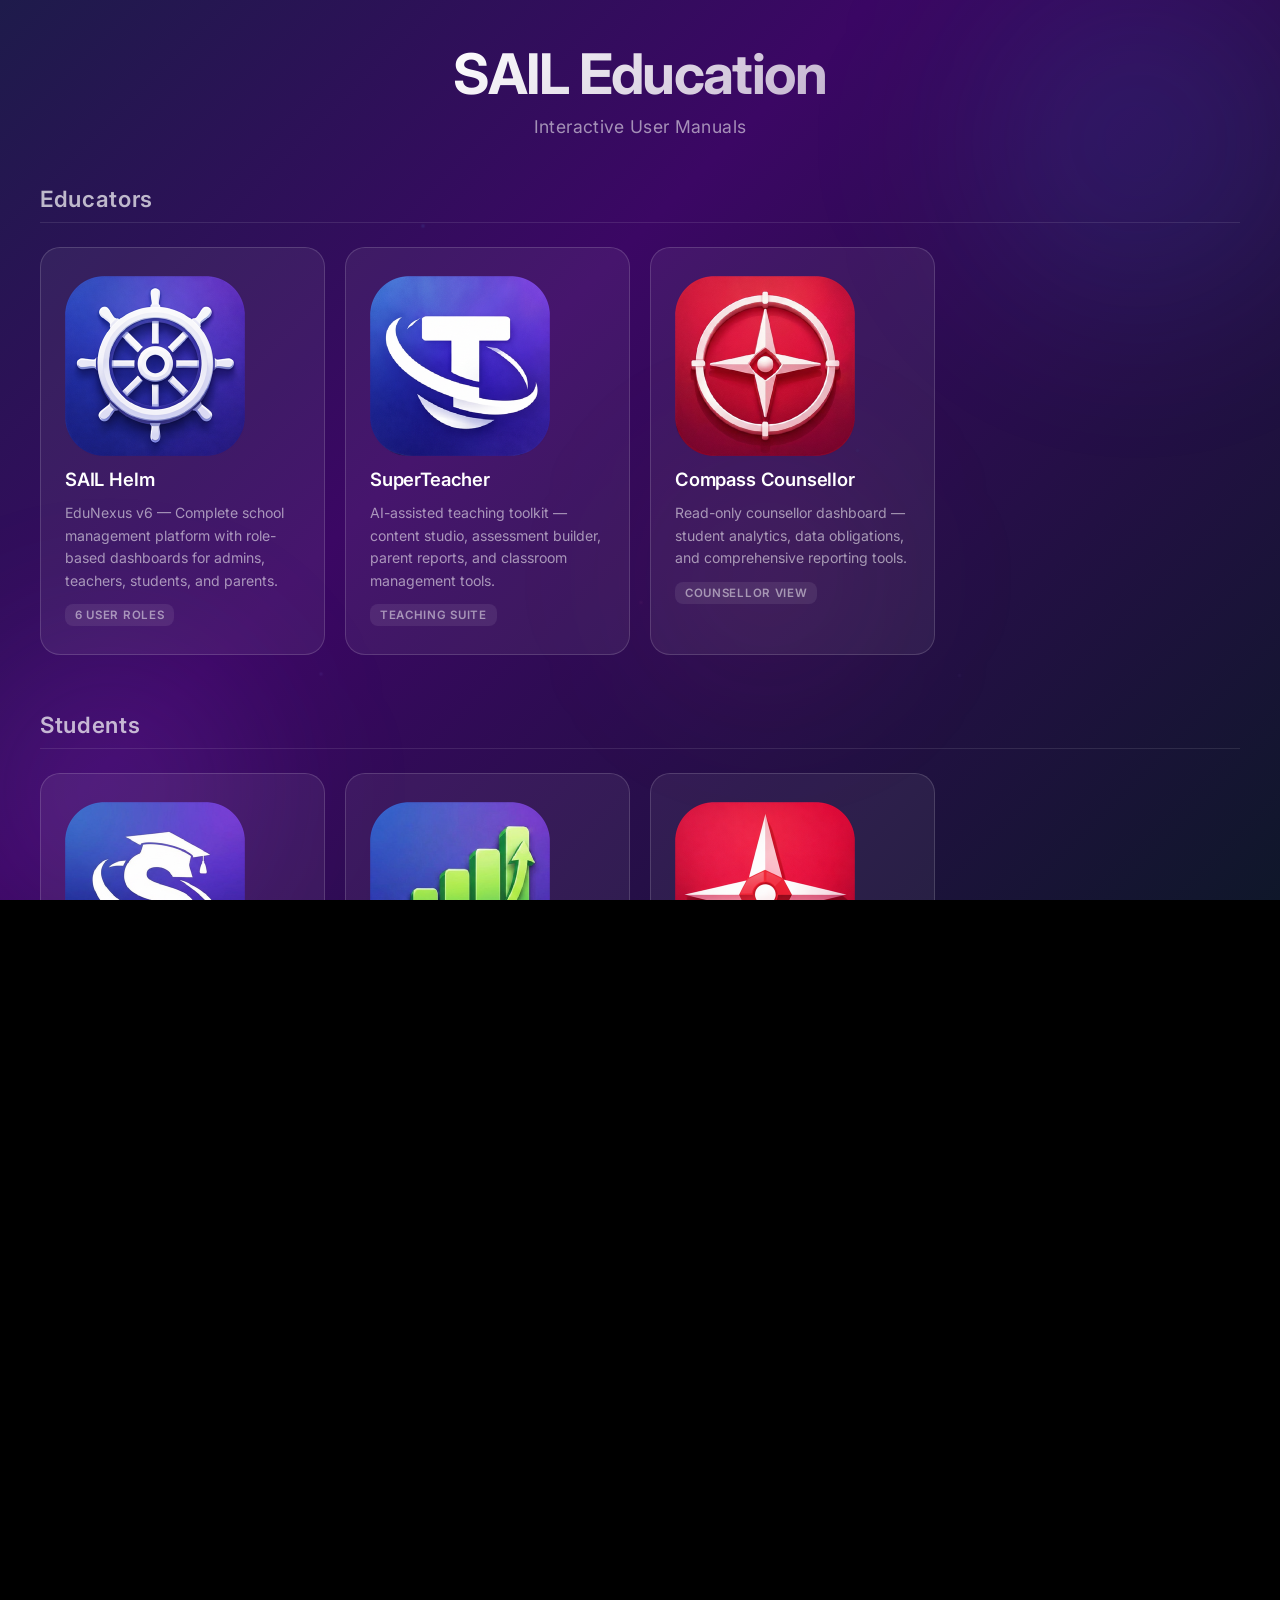
<file: index.html>
<!DOCTYPE html>
<html lang="en">
<head>
<meta charset="UTF-8">
<meta name="viewport" content="width=device-width, initial-scale=1.0">
<title>SAIL Education — User Manuals</title>
<link href="https://fonts.googleapis.com/css2?family=Inter:wght@300;400;500;600;700&display=swap" rel="stylesheet">
<style>
*,*::before,*::after{box-sizing:border-box;margin:0;padding:0}
html,body{height:100%;overflow-x:hidden;background:#000;font-family:'Inter',system-ui,sans-serif;color:rgba(255,255,255,0.85)}
body{min-height:100vh}

/* Immersive Background */
.immersive-bg{position:fixed;top:0;left:0;width:100%;height:100%;z-index:0;overflow:hidden}
.gradient-base{position:absolute;inset:0;background:linear-gradient(135deg,#1e1b4b 0%,#3b0764 40%,#0f172a 100%)}
.bg-image{position:absolute;inset:0;background:url('https://hoirqrkdgbmvpwutwuwj.supabase.co/storage/v1/object/public/assets/assets/8d0c8cab-aafd-4759-951d-82f748461c75_3840w.jpg') center/cover no-repeat;opacity:0.4}
.particle{position:absolute;border-radius:50%;filter:blur(1px)}
.particle-1{top:25%;left:33%;width:2px;height:2px;background:rgba(96,165,250,0.4);animation:float-glow 4s ease-in-out infinite}
.particle-2{top:75%;right:25%;width:1px;height:1px;background:rgba(167,139,250,0.5);animation:float-delayed-glow 5s ease-in-out infinite}
.particle-3{bottom:33%;left:50%;width:1.5px;height:1.5px;background:rgba(244,114,182,0.3);animation:float-slow-glow 6s ease-in-out infinite}
.particle-4{top:50%;right:33%;width:1px;height:1px;background:rgba(34,211,238,0.4);animation:drift 8s ease-in-out infinite alternate}
.particle-5{bottom:25%;left:25%;width:2px;height:2px;background:rgba(129,140,248,0.3);animation:orbit 15s linear infinite}
.orb{position:absolute;border-radius:50%;filter:blur(80px)}
.orb-1{top:-50px;right:-50px;width:384px;height:384px;background:radial-gradient(circle,rgba(59,130,246,0.15),transparent);animation:breathing 4s ease-in-out infinite}
.orb-2{bottom:-50px;left:-50px;width:320px;height:320px;background:radial-gradient(circle,rgba(168,85,247,0.2),transparent);animation:breathing-delayed 4s ease-in-out infinite 2s}
.orb-3{top:50%;left:50%;width:256px;height:256px;background:radial-gradient(circle,rgba(236,72,153,0.1),transparent);animation:rotate-slow 20s linear infinite}

/* Main Container */
.main-container{position:relative;z-index:1;min-height:100vh;display:flex;flex-direction:column;align-items:center;justify-content:center;padding:40px 20px}

/* Header */
.header{text-align:center;margin-bottom:48px;animation:fadeIn 0.8s ease-out}
.logo-text{font-size:3.5em;font-weight:700;letter-spacing:-0.03em;background:linear-gradient(135deg,#fff 0%,rgba(255,255,255,0.7) 100%);-webkit-background-clip:text;-webkit-text-fill-color:transparent;background-clip:text;margin-bottom:8px}
.subtitle{font-size:1.1em;color:rgba(255,255,255,0.55);font-weight:400;letter-spacing:0.02em}

/* Grid */
.manual-grid{display:grid;grid-template-columns:repeat(auto-fit,minmax(280px,1fr));gap:20px;max-width:1200px;width:100%;animation:fadeIn 1s ease-out 0.3s both}

/* Cards */
.manual-card{background:rgba(255,255,255,0.06);backdrop-filter:blur(40px) saturate(180%);border-radius:20px;border:1px solid rgba(255,255,255,0.15);padding:28px 24px;text-decoration:none;color:inherit;transition:all 0.3s cubic-bezier(0.4,0,0.2,1);display:flex;flex-direction:column;gap:12px;cursor:pointer}
.manual-card:hover{background:rgba(255,255,255,0.12);border-color:rgba(255,255,255,0.25);transform:translateY(-4px);box-shadow:0 20px 40px rgba(0,0,0,0.4),0 0 30px rgba(129,140,248,0.1)}
.card-icon{font-size:2.8em;font-weight:700}
.card-icon img{display:block;width:180px;height:auto;border-radius:28px}
.card-title{font-size:1.15em;font-weight:600;color:#fff;letter-spacing:-0.01em}
.card-desc{font-size:0.88em;color:rgba(255,255,255,0.55);line-height:1.6}
.card-badge{display:inline-flex;align-items:center;gap:6px;font-size:0.72em;font-weight:600;text-transform:uppercase;letter-spacing:0.06em;padding:4px 10px;border-radius:8px;background:rgba(255,255,255,0.08);color:rgba(255,255,255,0.5);width:fit-content}

/* Section Titles */
.section-title{font-size:1.4em;font-weight:600;color:rgba(255,255,255,0.7);letter-spacing:0.03em;margin-top:36px;margin-bottom:4px;padding-bottom:10px;border-bottom:1px solid rgba(255,255,255,0.1);grid-column:1/-1;animation:fadeIn 0.8s ease-out both}
.section-title:first-child{margin-top:0}

/* Footer */
.footer{margin-top:60px;text-align:center;color:rgba(255,255,255,0.35);font-size:0.85em;animation:fadeIn 1s ease-out 0.6s both}

/* Animations */
@keyframes float-glow{0%,100%{transform:translateY(0) translateX(0);opacity:0.4}50%{transform:translateY(-20px) translateX(10px);opacity:0.8}}
@keyframes float-delayed-glow{0%,100%{transform:translateY(0) translateX(0);opacity:0.5}50%{transform:translateY(15px) translateX(-12px);opacity:0.9}}
@keyframes float-slow-glow{0%,100%{transform:translateY(0) translateX(0);opacity:0.3}50%{transform:translateY(-25px) translateX(15px);opacity:0.7}}
@keyframes drift{0%{transform:translateX(0)}100%{transform:translateX(30px)}}
@keyframes orbit{0%{transform:rotate(0deg) translateX(20px)}100%{transform:rotate(360deg) translateX(20px)}}
@keyframes breathing{0%,100%{transform:scale(1);opacity:0.15}50%{transform:scale(1.1);opacity:0.25}}
@keyframes breathing-delayed{0%,100%{transform:scale(1);opacity:0.15}50%{transform:scale(1.05);opacity:0.2}}
@keyframes rotate-slow{0%{transform:rotate(0deg)}100%{transform:rotate(360deg)}}
@keyframes fadeIn{0%{opacity:0;transform:translateY(10px)}100%{opacity:1;transform:translateY(0)}}

/* Responsive */
@media(max-width:700px){
  .logo-text{font-size:2.2em}
  .manual-grid{grid-template-columns:1fr}
  .main-container{padding:24px 16px}
}

/* Scrollbar */
::-webkit-scrollbar{width:6px}
::-webkit-scrollbar-thumb{background-color:rgba(255,255,255,0.2);border-radius:10px}
::-webkit-scrollbar-track{background:transparent}

/* Print */
@media print{
  .immersive-bg{display:none!important}
  body{background:#fff;color:#000}
  .manual-card{background:#f5f5f5;border:1px solid #ddd;color:#000}
  .card-title{color:#000}
  .card-desc{color:#333}
  .logo-text{-webkit-text-fill-color:#000;color:#000}
  .subtitle,.footer{color:#666}
}
</style>
</head>
<body>
<div class="immersive-bg">
  <div class="gradient-base"></div>
  <div class="bg-image"></div>
  <div class="particle particle-1"></div>
  <div class="particle particle-2"></div>
  <div class="particle particle-3"></div>
  <div class="particle particle-4"></div>
  <div class="particle particle-5"></div>
  <div class="orb orb-1"></div>
  <div class="orb orb-2"></div>
  <div class="orb orb-3"></div>
</div>

<div class="main-container">
  <div class="header">
    <div class="logo-text">SAIL Education</div>
    <div class="subtitle">Interactive User Manuals</div>
  </div>

  <div class="manual-grid">

    <div class="section-title">Educators</div>

    <a class="manual-card" href="/SAIL-Helm-Manual.html">
      <div class="card-icon"><img src="icons/sail-helm.png" alt="SAIL Helm"></div>
      <div class="card-title">SAIL Helm</div>
      <div class="card-desc">EduNexus v6 — Complete school management platform with role-based dashboards for admins, teachers, students, and parents.</div>
      <div class="card-badge">6 User Roles</div>
    </a>

    <a class="manual-card" href="/SuperTeacher-Manual.html">
      <div class="card-icon"><img src="icons/superteacher.png" alt="SuperTeacher"></div>
      <div class="card-title">SuperTeacher</div>
      <div class="card-desc">AI-assisted teaching toolkit — content studio, assessment builder, parent reports, and classroom management tools.</div>
      <div class="card-badge">Teaching Suite</div>
    </a>

    <a class="manual-card" href="/Compass-Counsellor-Manual.html">
      <div class="card-icon"><img src="icons/compass-counsellor.png" alt="Compass Counsellor"></div>
      <div class="card-title">Compass Counsellor</div>
      <div class="card-desc">Read-only counsellor dashboard — student analytics, data obligations, and comprehensive reporting tools.</div>
      <div class="card-badge">Counsellor View</div>
    </a>

    <div class="section-title">Students</div>

    <a class="manual-card" href="/SuperStudent-Manual.html">
      <div class="card-icon"><img src="icons/superstudent.png" alt="SuperStudent"></div>
      <div class="card-title">SuperStudent</div>
      <div class="card-desc">AI-powered adaptive learning platform with 12 learning styles, real-time progress tracking, and gamified engagement.</div>
      <div class="card-badge">AI Learning</div>
    </a>

    <a class="manual-card" href="/IELTS-OS-Manual.html">
      <div class="card-icon"><img src="icons/ielts-os.png" alt="IELTS-OS"></div>
      <div class="card-title">IELTS-OS</div>
      <div class="card-desc">IELTS test preparation — Writing Studio, Reading, Listening, Vocabulary, band score tracking, and AI-powered scoring.</div>
      <div class="card-badge">Test Prep</div>
    </a>

    <a class="manual-card" href="/Compass-Manual.html">
      <div class="card-icon"><img src="icons/compass.png" alt="Compass"></div>
      <div class="card-title">Compass</div>
      <div class="card-desc">College application OS for Grade 11–12 students — readiness scoring, 17 milestones, gap analysis, bilingual support.</div>
      <div class="card-badge">College Prep</div>
    </a>

    <div class="section-title">Life-Long Learners</div>

    <a class="manual-card" href="/Life-OS-Manual.html">
      <div class="card-icon"><img src="icons/life-os.png" alt="Life-OS"></div>
      <div class="card-title">Life-OS</div>
      <div class="card-desc">5 AI life coaches — Clarity, Capital, Momentum, Fuel, and Anchor — with morning and evening check-in routines.</div>
      <div class="card-badge">5 AI Coaches</div>
    </a>

    <a class="manual-card" href="/Wealth-OS-Manual.html">
      <div class="card-icon"><img src="icons/wealth-os.png" alt="Wealth-OS"></div>
      <div class="card-title">Wealth-OS</div>
      <div class="card-desc">3-layer portfolio management with AI behavioral coach, projector tool, and rebalance calculator.</div>
      <div class="card-badge">Portfolio System</div>
    </a>

  </div>

  <div class="footer">
    SAIL Education &copy; 2026 | User Manuals Hub v1.0
  </div>
</div>
</body>
</html>
</file>
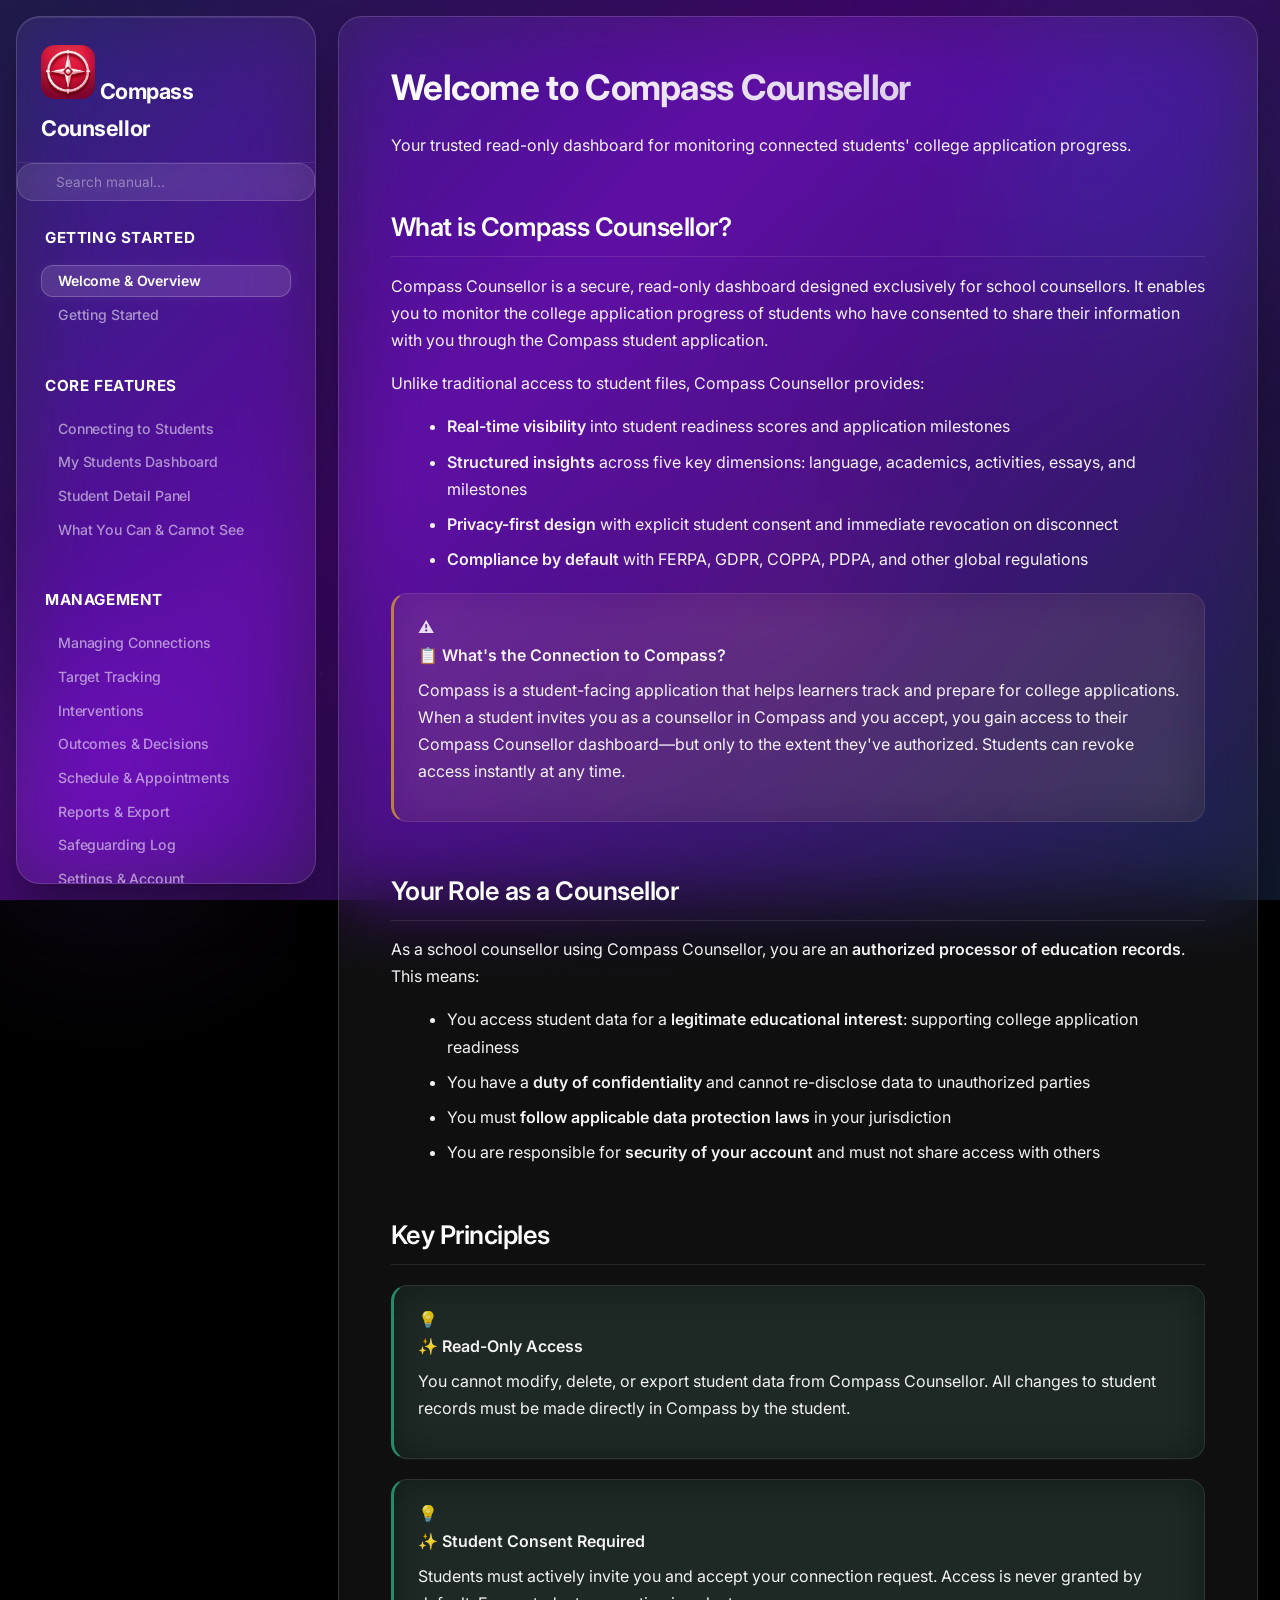
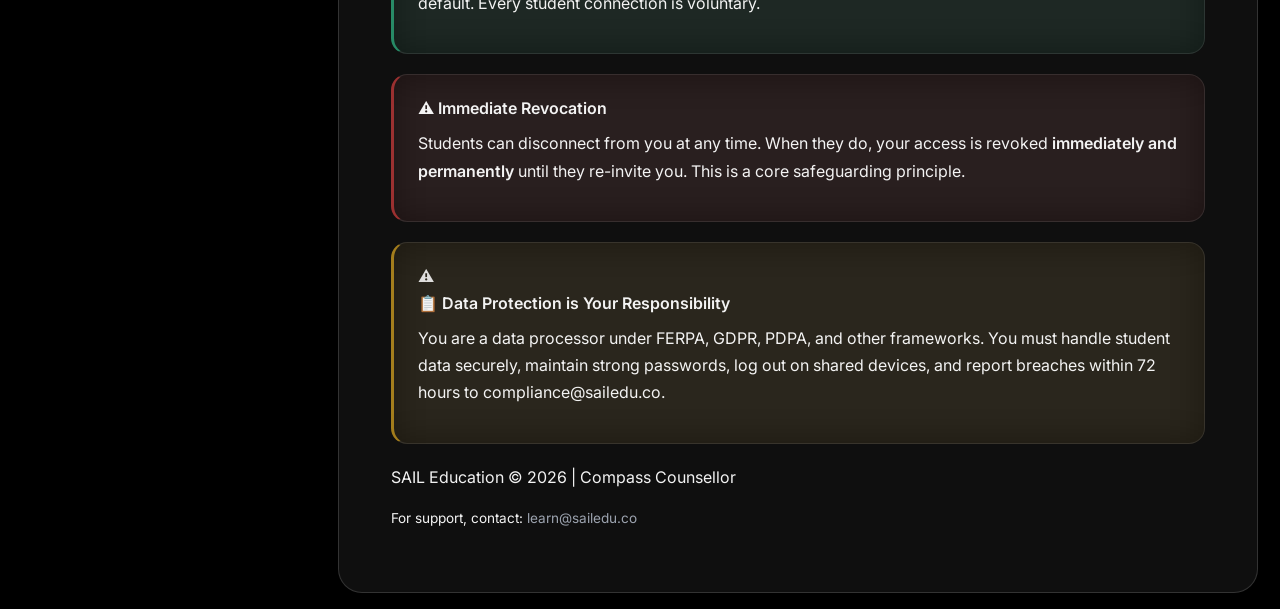
<file: Compass-Counsellor-Manual.html>
<!DOCTYPE html>
<html lang="en">
<head>
    <meta charset="UTF-8">
    <meta name="viewport" content="width=device-width, initial-scale=1.0">
    <title>Compass Counsellor — Interactive Manual</title>
    <link href="https://fonts.googleapis.com/css2?family=Inter:wght@300;400;500;600;700&display=swap" rel="stylesheet">
    <link rel="stylesheet" href="manual-style.css">
</head>
<body>
<!-- Immersive Background -->
<div class="immersive-bg">
  <div class="gradient-base"></div>
  <div class="bg-image"></div>
  <div class="particle particle-1"></div>
  <div class="particle particle-2"></div>
  <div class="particle particle-3"></div>
  <div class="particle particle-4"></div>
  <div class="particle particle-5"></div>
  <div class="orb orb-1"></div>
  <div class="orb orb-2"></div>
  <div class="orb orb-3"></div>
</div>
<!-- Mobile Menu Button -->
<button class="mobile-menu-btn" onclick="document.querySelector('.sidebar, aside.sidebar').classList.toggle('mobile-open'); document.querySelector('.mobile-overlay').classList.toggle('active');">☰</button>
<div class="mobile-overlay" onclick="document.querySelector('.sidebar, aside.sidebar').classList.remove('mobile-open'); this.classList.remove('active');"></div>

    <div class="container">
        <!-- SIDEBAR -->
        <aside class="sidebar">
            <div class="sidebar-header"><img src="icons/compass-counsellor.png" alt="Compass Counsellor" style="width:54px;height:54px;border-radius:14px;object-fit:cover;"> Compass Counsellor</div>

            <input type="text" class="search-box" id="searchBox" placeholder="Search manual...">

            <nav class="nav-sections">
                <div class="nav-section">
                    <div class="nav-section-title">Getting Started</div>
                    <div class="nav-links">
                        <button class="nav-link active" data-section="welcome">Welcome & Overview</button>
                        <button class="nav-link" data-section="onboarding">Getting Started</button>
                    </div>
                </div>

                <div class="nav-section">
                    <div class="nav-section-title">Core Features</div>
                    <div class="nav-links">
                        <button class="nav-link" data-section="connecting">Connecting to Students</button>
                        <button class="nav-link" data-section="dashboard">My Students Dashboard</button>
                        <button class="nav-link" data-section="student-detail">Student Detail Panel</button>
                        <button class="nav-link" data-section="what-you-see">What You Can & Cannot See</button>
                    </div>
                </div>

                <div class="nav-section">
                    <div class="nav-section-title">Management</div>
                    <div class="nav-links">
                        <button class="nav-link" data-section="managing">Managing Connections</button>
                        <button class="nav-link" data-section="targets">Target Tracking</button>
                        <button class="nav-link" data-section="interventions">Interventions</button>
                        <button class="nav-link" data-section="outcomes">Outcomes & Decisions</button>
                        <button class="nav-link" data-section="schedule">Schedule & Appointments</button>
                        <button class="nav-link" data-section="reports">Reports & Export</button>
                        <button class="nav-link" data-section="safeguarding">Safeguarding Log</button>
                        <button class="nav-link" data-section="settings">Settings & Account</button>
                    </div>
                </div>

                <div class="nav-section">
                    <div class="nav-section-title">Compliance</div>
                    <div class="nav-links">
                        <button class="nav-link" data-section="obligations">Data Obligations</button>
                    </div>
                </div>

                <div class="nav-section">
                    <div class="nav-section-title">Support</div>
                    <div class="nav-links">
                        <button class="nav-link" data-section="faq">Help & FAQ</button>
                        <button class="nav-link" data-section="features">Feature List</button>
                    </div>
                </div>
            </nav>
        </aside>

        <!-- MAIN CONTENT -->
        <div class="main-wrapper">
        <main class="main-content">

                <!-- WELCOME & OVERVIEW -->
                <section id="welcome" class="section active">
                    <h1>Welcome to Compass Counsellor</h1>
                    <p class="intro-text">Your trusted read-only dashboard for monitoring connected students' college application progress.</p>

                    <h2>What is Compass Counsellor?</h2>
                    <p>Compass Counsellor is a secure, read-only dashboard designed exclusively for school counsellors. It enables you to monitor the college application progress of students who have consented to share their information with you through the Compass student application.</p>

                    <p>Unlike traditional access to student files, Compass Counsellor provides:</p>
                    <ul style="margin-left: 2rem; margin-top: 1rem;">
                        <li style="margin-bottom: 0.5rem;"><strong>Real-time visibility</strong> into student readiness scores and application milestones</li>
                        <li style="margin-bottom: 0.5rem;"><strong>Structured insights</strong> across five key dimensions: language, academics, activities, essays, and milestones</li>
                        <li style="margin-bottom: 0.5rem;"><strong>Privacy-first design</strong> with explicit student consent and immediate revocation on disconnect</li>
                        <li style="margin-bottom: 0.5rem;"><strong>Compliance by default</strong> with FERPA, GDPR, COPPA, PDPA, and other global regulations</li>
                    </ul>

                    <div class="box note">
                        <div class="box-title">📋 What's the Connection to Compass?</div>
                        <p>Compass is a student-facing application that helps learners track and prepare for college applications. When a student invites you as a counsellor in Compass and you accept, you gain access to their Compass Counsellor dashboard—but only to the extent they've authorized. Students can revoke access instantly at any time.</p>
                    </div>

                    <h2>Your Role as a Counsellor</h2>
                    <p>As a school counsellor using Compass Counsellor, you are an <strong>authorized processor of education records</strong>. This means:</p>

                    <ul style="margin-left: 2rem; margin-top: 1rem;">
                        <li style="margin-bottom: 0.5rem;">You access student data for a <strong>legitimate educational interest</strong>: supporting college application readiness</li>
                        <li style="margin-bottom: 0.5rem;">You have a <strong>duty of confidentiality</strong> and cannot re-disclose data to unauthorized parties</li>
                        <li style="margin-bottom: 0.5rem;">You must <strong>follow applicable data protection laws</strong> in your jurisdiction</li>
                        <li style="margin-bottom: 0.5rem;">You are responsible for <strong>security of your account</strong> and must not share access with others</li>
                    </ul>

                    <h2>Key Principles</h2>

                    <div class="box tip">
                        <div class="box-title">✨ Read-Only Access</div>
                        <p>You cannot modify, delete, or export student data from Compass Counsellor. All changes to student records must be made directly in Compass by the student.</p>
                    </div>

                    <div class="box tip">
                        <div class="box-title">✨ Student Consent Required</div>
                        <p>Students must actively invite you and accept your connection request. Access is never granted by default. Every student connection is voluntary.</p>
                    </div>

                    <div class="box warning">
                        <div class="box-title">⚠️ Immediate Revocation</div>
                        <p>Students can disconnect from you at any time. When they do, your access is revoked <strong>immediately and permanently</strong> until they re-invite you. This is a core safeguarding principle.</p>
                    </div>

                    <div class="box note">
                        <div class="box-title">📋 Data Protection is Your Responsibility</div>
                        <p>You are a data processor under FERPA, GDPR, PDPA, and other frameworks. You must handle student data securely, maintain strong passwords, log out on shared devices, and report breaches within 72 hours to compliance@sailedu.co.</p>
                    </div>
                </section>

                <!-- GETTING STARTED -->
                <section id="onboarding" class="section">
                    <h1>Getting Started with Compass Counsellor</h1>
                    <p class="intro-text">Set up your account and understand your dashboard in five steps.</p>

                    <h2>Sign Up</h2>
                    <p>To create your Compass Counsellor account:</p>

                    <ol class="steps">
                        <li><strong>Navigate to Compass Counsellor login page</strong> and select "Sign Up"</li>
                        <li><strong>Enter your email address</strong> (use your school domain if available)</li>
                        <li><strong>Provide your full name</strong> as you wish it to appear to students</li>
                        <li><strong>Enter your school or organisation</strong> name</li>
                        <li><strong>Create a strong password</strong> (minimum 8 characters, mix of upper/lowercase, numbers, symbols)</li>
                        <li><strong>Review and accept the Data Obligations modal</strong> (see Data Obligations section for full details)</li>
                        <li><strong>Confirm your email address</strong> via the verification link sent to your inbox</li>
                        <li><strong>Log in</strong> with your credentials</li>
                    </ol>

                    <div class="box tip">
                        <div class="box-title">💡 Email Verification</div>
                        <p>Check your spam folder if you don't see the verification email within 5 minutes. Resend the email from the sign-up page.</p>
                    </div>

                    <h2>Data Obligations Acceptance</h2>
                    <p>During sign-up, you must review and accept a modal summarizing your data protection responsibilities. You can re-read this modal at any time from Settings → Data Obligations.</p>

                    <div class="box warning">
                        <div class="box-title">⚠️ Mandatory Review</div>
                        <p>This is not optional. By accepting, you confirm you understand your role as a data processor under FERPA, GDPR, COPPA, PDPA, PIPEDA, and other applicable laws. See the Data Obligations section for comprehensive details.</p>
                    </div>

                    <h2>Understanding Your Dashboard</h2>
                    <p>After sign-up, you'll see your main dashboard with three primary tabs:</p>

                    <div style="margin: 1.5rem 0;">
                        <h4>1. My Students</h4>
                        <p>Your list of connected students. Shows readiness scores, target countries, grades, and status. This is your primary workspace.</p>
                    </div>

                    <div style="margin: 1.5rem 0;">
                        <h4>2. Requests</h4>
                        <p>Incoming and outgoing connection requests. Send requests to students by email, track request status, and manage pending or declined requests.</p>
                    </div>

                    <div style="margin: 1.5rem 0;">
                        <h4>3. Help & Manual</h4>
                        <p>Quick access to this manual, FAQs, compliance info, and contact details.</p>
                    </div>

                    <h2>Navigation Basics</h2>
                    <p>Use the left sidebar to navigate between sections. The search box at the top allows you to find students by name or email quickly. All data is refreshed in real-time as students update their Compass profiles.</p>

                    <div class="box note">
                        <div class="box-title">📋 Real-Time Sync</div>
                        <p>Compass Counsellor updates every few minutes as students make changes in Compass. Refreshing your browser ensures you see the latest data.</p>
                    </div>
                </section>

                <!-- CONNECTING TO STUDENTS -->
                <section id="connecting" class="section">
                    <h1>Connecting to Students</h1>
                    <p class="intro-text">Invite students to share their application progress with you through secure, consent-based requests.</p>

                    <h2>Sending a Connection Request</h2>
                    <p>To connect with a student, follow these steps:</p>

                    <ol class="steps">
                        <li><strong>Navigate to the "Requests" tab</strong> in your dashboard</li>
                        <li><strong>Click "Send Connection Request"</strong></li>
                        <li><strong>Enter the student's email address</strong> (the email they used to create their Compass account)</li>
                        <li><strong>Review the validation checks</strong> (the system confirms the email is registered in Compass)</li>
                        <li><strong>Click "Send Request"</strong></li>
                        <li><strong>Wait for the student to accept</strong> (you'll see status updates in real-time)</li>
                    </ol>

                    <div class="box tip">
                        <div class="box-title">💡 Pro Tip</div>
                        <p>You can send multiple requests simultaneously. However, each student can only accept one request per counsellor. If a student is already connected to you, trying to send another request will show an error.</p>
                    </div>

                    <h2>What Happens When You Send a Request</h2>
                    <p>When you send a connection request:</p>

                    <ul style="margin-left: 2rem; margin-top: 1rem;">
                        <li style="margin-bottom: 0.5rem;">The student receives a <strong>notification in Compass</strong> that you've requested access</li>
                        <li style="margin-bottom: 0.5rem;">They can <strong>review a summary</strong> of what you'll be able to see (readiness score, milestone progress, etc.)</li>
                        <li style="margin-bottom: 0.5rem;">They have the <strong>choice to accept or decline</strong></li>
                        <li style="margin-bottom: 0.5rem;">You receive <strong>real-time notification</strong> of their response</li>
                        <li style="margin-bottom: 0.5rem;">If accepted, you <strong>immediately gain access</strong> to their dashboard</li>
                    </ul>

                    <h2>Request Statuses</h2>
                    <p>Each request has one of four statuses:</p>

                    <div style="margin: 1.5rem 0;">
                        <h4><span class="badge">Pending</span></h4>
                        <p>The student has been invited but has not yet responded. The request is active for 30 days. After 30 days, the request expires automatically.</p>
                    </div>

                    <div style="margin: 1.5rem 0;">
                        <h4><span class="badge good">Accepted</span></h4>
                        <p>The student has accepted your request. You now have access to their dashboard. This status remains active until the student disconnects or you manually remove the connection.</p>
                    </div>

                    <div style="margin: 1.5rem 0;">
                        <h4><span class="badge early">Declined</span></h4>
                        <p>The student has declined your request. You cannot see their data. You can send another request, but the student must explicitly accept it.</p>
                    </div>

                    <div style="margin: 1.5rem 0;">
                        <h4><span class="badge">Expired</span></h4>
                        <p>The request was not responded to within 30 days and has automatically expired. You can resend the request at any time.</p>
                    </div>

                    <h2>Validation Rules</h2>
                    <p>Before a connection request is sent, the system validates several conditions:</p>

                    <ul style="margin-left: 2rem; margin-top: 1rem;">
                        <li style="margin-bottom: 0.5rem;"><strong>Student must have a Compass account</strong> registered with that email address</li>
                        <li style="margin-bottom: 0.5rem;"><strong>No duplicate requests:</strong> You cannot send multiple pending requests to the same student</li>
                        <li style="margin-bottom: 0.5rem;"><strong>Valid email format</strong> (proper @ and domain structure)</li>
                        <li style="margin-bottom: 0.5rem;"><strong>Your account must be in good standing</strong> (not suspended or flagged)</li>
                    </ul>

                    <h2>Error Messages Explained</h2>

                    <button class="collapsible">
                        <span>"Email not found in Compass" <span class="collapsible-icon">▼</span></span>
                    </button>
                    <div class="collapsible-content">
                        <p>The email address you entered is not registered with a Compass account. Verify the email is correct and ask the student to confirm it matches their Compass registration.</p>
                    </div>

                    <button class="collapsible">
                        <span>"You already have a pending request with this student" <span class="collapsible-icon">▼</span></span>
                    </button>
                    <div class="collapsible-content">
                        <p>You've already sent a request to this student and are waiting for their response. If the request has expired (30+ days), you can resend it. Otherwise, wait for the student to respond or decline the pending request first.</p>
                    </div>

                    <button class="collapsible">
                        <span>"Already connected to this student" <span class="collapsible-icon">▼</span></span>
                    </button>
                    <div class="collapsible-content">
                        <p>You have an active connection with this student. You can see their dashboard. If you wish to disconnect, manage the connection from "My Students" or wait for the student to disconnect.</p>
                    </div>

                    <button class="collapsible">
                        <span>"Invalid email format" <span class="collapsible-icon">▼</span></span>
                    </button>
                    <div class="collapsible-content">
                        <p>The email address you entered doesn't follow the standard format (name@domain.com). Check for typos or extra spaces.</p>
                    </div>

                    <h2>Resending Declined Requests</h2>
                    <p>If a student has declined your request, you can send another request at any time. However:</p>

                    <ul style="margin-left: 2rem; margin-top: 1rem;">
                        <li style="margin-bottom: 0.5rem;">There is <strong>no cool-down period</strong>—you can resend immediately</li>
                        <li style="margin-bottom: 0.5rem;">It's advisable to <strong>reach out personally</strong> to discuss why they declined and reassure them about privacy</li>
                        <li style="margin-bottom: 0.5rem;">The student will see another notification in Compass</li>
                        <li style="margin-bottom: 0.5rem;">Multiple declined requests may signal that the student is not comfortable sharing; respect their decision</li>
                    </ul>

                    <div class="box note">
                        <div class="box-title">📋 Student Privacy & Choice</div>
                        <p>If a student repeatedly declines, do not pressure them to accept. Their decision to decline is valid and reflects their comfort level with sharing. Focus on building trust through direct conversations about how you can support their applications.</p>
                    </div>
                </section>

                <!-- MY STUDENTS DASHBOARD -->
                <section id="dashboard" class="section">
                    <h1>My Students Dashboard</h1>
                    <p class="intro-text">Monitor your connected students' college application readiness at a glance.</p>

                    <h2>Dashboard Overview</h2>
                    <p>Your "My Students" tab is your primary workspace. It displays all students with whom you have an active connection, alongside key metrics for quick assessment.</p>

                    <h2>Summary Strip</h2>
                    <p>At the top of your dashboard, you'll see four high-level metrics:</p>

                    <div style="margin: 1.5rem 0;">
                        <h4>Total Students</h4>
                        <p>Count of all students currently connected to you. This updates instantly when a student accepts or disconnects.</p>
                    </div>

                    <div style="margin: 1.5rem 0;">
                        <h4>Average Readiness</h4>
                        <p>The mean readiness score across all connected students (0–100 scale). Helps you gauge overall class cohort readiness.</p>
                    </div>

                    <div style="margin: 1.5rem 0;">
                        <h4>On Track</h4>
                        <p>Number of students with a readiness score of 45 or above. These students are making solid progress toward applications.</p>
                    </div>

                    <div style="margin: 1.5rem 0;">
                        <h4>At Risk</h4>
                        <p>Number of students with a readiness score below 45. These may need more support or early intervention.</p>
                    </div>

                    <h2>Sorting Options</h2>
                    <p>Use the toolbar above the student list to sort by:</p>

                    <ul style="margin-left: 2rem; margin-top: 1rem;">
                        <li style="margin-bottom: 0.5rem;"><strong>Readiness Score (High to Low / Low to High)</strong> — Quickly identify high-performing and at-risk students</li>
                        <li style="margin-bottom: 0.5rem;"><strong>Student Name (A–Z / Z–A)</strong> — Alphabetical order</li>
                        <li style="margin-bottom: 0.5rem;"><strong>Grade Level</strong> — Group by year</li>
                        <li style="margin-bottom: 0.5rem;"><strong>Last Check-In (Most Recent / Oldest)</strong> — See who's actively engaged</li>
                    </ul>

                    <h2>Searching Students</h2>
                    <p>Use the search box in the sidebar or dashboard toolbar to find students by:</p>

                    <ul style="margin-left: 2rem; margin-top: 1rem;">
                        <li style="margin-bottom: 0.5rem;">Full name or last name</li>
                        <li style="margin-bottom: 0.5rem;">Email address</li>
                        <li style="margin-bottom: 0.5rem;">Grade level (e.g., "Grade 11")</li>
                    </ul>

                    <p style="margin-top: 1rem;">Search is real-time—start typing and results filter instantly.</p>

                    <h2>Per-Student Row Display</h2>
                    <p>Each student in your list appears as a row with the following columns:</p>

                    <div style="margin: 1.5rem 0;">
                        <h4>Student Name</h4>
                        <p>Full name as registered in Compass. Click to open the Student Detail Panel for in-depth information.</p>
                    </div>

                    <div style="margin: 1.5rem 0;">
                        <h4>Grade</h4>
                        <p>Current grade level (e.g., Grade 11, Grade 12, Year 13, etc.).</p>
                    </div>

                    <div style="margin: 1.5rem 0;">
                        <h4>Readiness Score</h4>
                        <p>0–100 numeric score. See Student Detail Panel for breakdown of this score across five dimensions.</p>
                    </div>

                    <div style="margin: 1.5rem 0;">
                        <h4>Target Countries</h4>
                        <p>Countries where the student is applying (e.g., USA, UK, Canada, Australia). Hover to see full list if truncated.</p>
                    </div>

                    <div style="margin: 1.5rem 0;">
                        <h4>Last Check-In</h4>
                        <p>Date and time of the student's most recent activity in Compass (last login or profile update). Helps you identify engaged students.</p>
                    </div>

                    <div style="margin: 1.5rem 0;">
                        <h4>Status</h4>
                        <p>Quick status badge: "Strong Profile" (≥70), "Good Progress" (45–69), "Early Stage" (&lt;45), or "Inactive" (no updates in 60 days).</p>
                    </div>

                    <div class="box tip">
                        <div class="box-title">💡 Interactive Rows</div>
                        <p>Click any student row to open their full detail panel. Right-click for a context menu with options to disconnect, send a reminder message, or view historical progress.</p>
                    </div>
                </section>

                <!-- STUDENT DETAIL PANEL -->
                <section id="student-detail" class="section">
                    <h1>Student Detail Panel</h1>
                    <p class="intro-text">Deep-dive into a single student's application profile, readiness score breakdown, school list, and milestone progress.</p>

                    <h2>Opening Student Details</h2>
                    <p>Click any student row in "My Students" to open their detail panel. The panel slides in from the right and shows comprehensive information about their application progress.</p>

                    <h2>Readiness Score Ring</h2>
                    <p>At the top of the detail panel, you'll see a circular progress ring displaying the student's overall readiness score (0–100).</p>

                    <div class="score-ring">
                        <div class="score-ring-inner">
                            <div class="score-value">72</div>
                            <div class="score-max">/ 100</div>
                        </div>
                    </div>

                    <p>The ring is color-coded:</p>

                    <ul style="margin-left: 2rem; margin-top: 1rem;">
                        <li style="margin-bottom: 0.5rem;"><strong>Green (80–100):</strong> Excellent readiness. Student is well-prepared and on track.</li>
                        <li style="margin-bottom: 0.5rem;"><strong>Purple (60–79):</strong> Good readiness. Solid progress with some areas to address.</li>
                        <li style="margin-bottom: 0.5rem;"><strong>Yellow (40–59):</strong> Moderate readiness. Some progress made; significant work remains.</li>
                        <li style="margin-bottom: 0.5rem;"><strong>Red (0–39):</strong> Early stage. Student is just beginning; intensive support may be beneficial.</li>
                    </ul>

                    <h2>Profile Status Labels</h2>
                    <p>Below the score ring, you'll see a profile status badge:</p>

                    <ul style="margin-left: 2rem; margin-top: 1rem;">
                        <li style="margin-bottom: 0.5rem;"><span class="badge strong">Strong Profile</span> — Readiness ≥ 70. Student has completed significant preparation.</li>
                        <li style="margin-bottom: 0.5rem;"><span class="badge good">Good Progress</span> — Readiness 45–69. Student is on track with clear momentum.</li>
                        <li style="margin-bottom: 0.5rem;"><span class="badge early">Early Stage</span> — Readiness &lt; 45. Student is in early phases; ongoing support recommended.</li>
                    </ul>

                    <h2>Score Breakdown (5 Components)</h2>
                    <p>Your readiness score is composed of five key dimensions, each with a maximum value:</p>

                    <h3>Language (0–20 points)</h3>
                    <p>Proficiency in English or other languages required for applications. Measured by:</p>
                    <ul style="margin-left: 2rem; margin-top: 0.5rem;">
                        <li>Test scores (TOEFL, IELTS, CAE, etc.) if applicable</li>
                        <li>Self-assessment of language skills</li>
                        <li>Native English speaker status</li>
                    </ul>

                    <div class="breakdown">
                        <div class="breakdown-item">
                            <div class="breakdown-label">Language</div>
                            <div class="breakdown-bar">
                                <div class="breakdown-fill" style="width: 75%;"></div>
                            </div>
                            <div class="breakdown-value">15 / 20</div>
                        </div>
                    </div>

                    <h3>Academic (0–20 points)</h3>
                    <p>Strength of academic record and transcript. Measured by:</p>
                    <ul style="margin-left: 2rem; margin-top: 0.5rem;">
                        <li>GPA or equivalent (e.g., IB scores, A-level grades)</li>
                        <li>Trend in grades over time</li>
                        <li>Rigour of coursework (AP, IB, Honors, etc.)</li>
                    </ul>

                    <div class="breakdown">
                        <div class="breakdown-item">
                            <div class="breakdown-label">Academic</div>
                            <div class="breakdown-bar">
                                <div class="breakdown-fill" style="width: 85%;"></div>
                            </div>
                            <div class="breakdown-value">17 / 20</div>
                        </div>
                    </div>

                    <h3>Activities (0–25 points)</h3>
                    <p>Breadth and depth of extracurricular involvement. Measured by:</p>
                    <ul style="margin-left: 2rem; margin-top: 0.5rem;">
                        <li>Number and variety of activities</li>
                        <li>Leadership roles and responsibility</li>
                        <li>Depth of commitment (years, hours)</li>
                        <li>Impact and recognition</li>
                    </ul>

                    <div class="breakdown">
                        <div class="breakdown-item">
                            <div class="breakdown-label">Activities</div>
                            <div class="breakdown-bar">
                                <div class="breakdown-fill" style="width: 60%;"></div>
                            </div>
                            <div class="breakdown-value">15 / 25</div>
                        </div>
                    </div>

                    <h3>Essays (0–15 points)</h3>
                    <p>Progress on college application essays. Measured by:</p>
                    <ul style="margin-left: 2rem; margin-top: 0.5rem;">
                        <li>Number of essays completed and submitted</li>
                        <li>Completeness (draft vs. final)</li>
                        <li>Estimated quality (tracked by student self-assessment)</li>
                    </ul>

                    <p style="margin-top: 1rem;"><strong>Note:</strong> You cannot see the content of essays for privacy reasons. You only see completion status and progress indicators.</p>

                    <div class="breakdown">
                        <div class="breakdown-item">
                            <div class="breakdown-label">Essays</div>
                            <div class="breakdown-bar">
                                <div class="breakdown-fill" style="width: 73%;"></div>
                            </div>
                            <div class="breakdown-value">11 / 15</div>
                        </div>
                    </div>

                    <h3>Milestones (0–10 points)</h3>
                    <p>Completion of application deadlines and key milestones. Measured by:</p>
                    <ul style="margin-left: 2rem; margin-top: 0.5rem;">
                        <li>Number of upcoming milestones (deadlines)</li>
                        <li>Percentage of milestones on track vs. overdue</li>
                        <li>Early submission bonus (submitted ahead of deadline)</li>
                    </ul>

                    <div class="breakdown">
                        <div class="breakdown-item">
                            <div class="breakdown-label">Milestones</div>
                            <div class="breakdown-bar">
                                <div class="breakdown-fill" style="width: 80%;"></div>
                            </div>
                            <div class="breakdown-value">8 / 10</div>
                        </div>
                    </div>

                    <div class="box note">
                        <div class="box-title">📋 How Scores Are Calculated</div>
                        <p>Readiness scores are calculated dynamically based on data the student enters in Compass. As they update their profile, complete essays, log activities, and track milestones, their score adjusts in real-time. You see the most current score in Compass Counsellor.</p>
                    </div>

                    <h2>School List</h2>
                    <p>Below the score breakdown, you'll see a list of schools where the student is applying. Each school is tagged with a tier:</p>

                    <div style="margin: 1.5rem 0;">
                        <p><span class="tag reach">Reach</span> (Red) — Competitive schools where admission is uncertain. Good for aspirational applications.</p>
                    </div>

                    <div style="margin: 1.5rem 0;">
                        <p><span class="tag match">Match</span> (Purple) — Schools aligned with the student's profile. Strong fit.</p>
                    </div>

                    <div style="margin: 1.5rem 0;">
                        <p><span class="tag safe">Safe</span> (Green) — Schools where admission is likely. Important for balanced applications.</p>
                    </div>

                    <p>Each school entry shows:</p>
                    <ul style="margin-left: 2rem; margin-top: 1rem;">
                        <li>School name and location</li>
                        <li>Tier (Reach, Match, Safe)</li>
                        <li>Application status (Not Started, In Progress, Submitted, Decision Received)</li>
                        <li>Deadline date (if visible)</li>
                    </ul>

                    <h2>Application Statuses</h2>
                    <p>Each school application has a status:</p>

                    <ul style="margin-left: 2rem; margin-top: 1rem;">
                        <li style="margin-bottom: 0.5rem;"><strong>Not Started</strong> — Student has not begun this application.</li>
                        <li style="margin-bottom: 0.5rem;"><strong>In Progress</strong> — Student has started the application but not submitted.</li>
                        <li style="margin-bottom: 0.5rem;"><strong>Submitted</strong> — Application has been sent to the school.</li>
                        <li style="margin-bottom: 0.5rem;"><strong>Decision Received</strong> — School has made an admission decision (Accepted, Waitlisted, Rejected).</li>
                    </ul>

                    <h2>Overdue Milestones</h2>
                    <p>A critical section at the bottom of the detail panel highlights <strong>overdue milestones</strong>. Milestones are college application deadlines and checkpoints. If a milestone's weight is ≥ 8 and it has passed without being completed, it appears here in red.</p>

                    <p><strong>Top 5 overdue milestones are displayed.</strong> Examples include:</p>

                    <ul style="margin-left: 2rem; margin-top: 1rem;">
                        <li style="margin-bottom: 0.5rem;">SAT/ACT test date (if test was required)</li>
                        <li style="margin-bottom: 0.5rem;">Application deadline for a school</li>
                        <li style="margin-bottom: 0.5rem;">Recommendation letter submission</li>
                        <li style="margin-bottom: 0.5rem;">Financial aid deadline (FAFSA, CSS, etc.)</li>
                    </ul>

                    <div class="box warning">
                        <div class="box-title">⚠️ Overdue Milestones Require Action</div>
                        <p>If a student has overdue milestones, reach out to them directly. Overdue application deadlines are critical—missing them can result in missed opportunities. Offer support, clarify next steps, and consider setting a follow-up check-in.</p>
                    </div>

                    <h2>Last Check-In Date</h2>
                    <p>At the bottom of the detail panel, you'll see when the student last logged into Compass or updated their profile. This helps you gauge engagement:</p>

                    <ul style="margin-left: 2rem; margin-top: 1rem;">
                        <li style="margin-bottom: 0.5rem;"><strong>Within the last week:</strong> Student is actively engaged.</li>
                        <li style="margin-bottom: 0.5rem;"><strong>1–2 weeks ago:</strong> Student has been active recently but not consistently.</li>
                        <li style="margin-bottom: 0.5rem;"><strong>1–3 months ago:</strong> Student may need a gentle nudge to re-engage.</li>
                        <li style="margin-bottom: 0.5rem;"><strong>3+ months ago:</strong> Consider reaching out to check in on application progress.</li>
                    </ul>
                </section>

                <!-- WHAT YOU CAN & CANNOT SEE -->
                <section id="what-you-see" class="section">
                    <h1>What You Can & Cannot See</h1>
                    <p class="intro-text">Understanding access boundaries protects student privacy and ensures FERPA, GDPR, and other compliance requirements are met.</p>

                    <h2>What You CAN See</h2>

                    <div style="margin: 1.5rem 0;">
                        <h4>✓ Readiness Score (Overall & Breakdown)</h4>
                        <p>Complete readiness scores across all five dimensions: Language, Academic, Activities, Essays, Milestones. This is central to your role as a counsellor.</p>
                    </div>

                    <div style="margin: 1.5rem 0;">
                        <h4>✓ Test Scores & Results</h4>
                        <p>SAT, ACT, TOEFL, IELTS, CAE, IB, A-level, AP, and other standardized test scores (if the student has logged them in Compass).</p>
                    </div>

                    <div style="margin: 1.5rem 0;">
                        <h4>✓ Extracurricular Activities</h4>
                        <p>List of activities, roles, hours committed, and years of involvement. You see the breadth and depth of a student's engagement.</p>
                    </div>

                    <div style="margin: 1.5rem 0;">
                        <h4>✓ School List & Application Status</h4>
                        <p>Schools where the student is applying, tier classifications (Reach, Match, Safe), and application status (Not Started, In Progress, Submitted, Decision).</p>
                    </div>

                    <div style="margin: 1.5rem 0;">
                        <h4>✓ Milestone Progress & Overdue Milestones</h4>
                        <p>All upcoming deadlines, completion status, and flagged overdue milestones. This is essential for accountability.</p>
                    </div>

                    <div style="margin: 1.5rem 0;">
                        <h4>✓ Profile Status & Last Check-In Date</h4>
                        <p>Overall status (Strong Profile, Good Progress, Early Stage), and the date/time of the student's most recent Compass login.</p>
                    </div>

                    <div style="margin: 1.5rem 0;">
                        <h4>✓ Grade Level & Target Countries</h4>
                        <p>Basic demographic info and geographic preferences for college search.</p>
                    </div>

                    <h2>What You CANNOT See</h2>

                    <div style="margin: 1.5rem 0;">
                        <h4>✗ Essay Content</h4>
                        <p>You cannot view the text of any college essays or personal statements. You see only completion status ("Draft," "In Progress," "Submitted") but not the actual content. This protects student intellectual property and privacy.</p>
                    </div>

                    <div style="margin: 1.5rem 0;">
                        <h4>✗ Journal Entries & Reflections</h4>
                        <p>Compass allows students to journal privately about their application journey. These entries are never shared with counsellors, even if connected.</p>
                    </div>

                    <div style="margin: 1.5rem 0;">
                        <h4>✗ Monthly Check-In Responses</h4>
                        <p>Students fill out monthly self-reflection forms about their progress and emotions. These are confidential and not visible to you.</p>
                    </div>

                    <div style="margin: 1.5rem 0;">
                        <h4>✗ Passwords & Authentication Data</h4>
                        <p>You never see any passwords, authentication tokens, or security credentials.</p>
                    </div>

                    <div style="margin: 1.5rem 0;">
                        <h4>✗ Parent / Guardian Information</h4>
                        <p>If a parent has an account linked to a student, you cannot see parent records or communications.</p>
                    </div>

                    <div style="margin: 1.5rem 0;">
                        <h4>✗ Previous Years' Data (if applicable)</h4>
                        <p>You see only the student's current Compass record. Historical data from prior years is not accessible.</p>
                    </div>

                    <h2>Why This Matters</h2>

                    <div class="box note">
                        <div class="box-title">📋 Student Privacy & Trust</div>
                        <p>The boundaries between what you can and cannot see are intentional. They balance your legitimate need to monitor application progress with the student's right to privacy. Journal entries and monthly reflections are therapeutic spaces; essays are intellectual property. Respecting these boundaries builds trust and models healthy data practices.</p>
                    </div>

                    <div class="box note">
                        <div class="box-title">📋 Safeguarding Principle</div>
                        <p>Access limitations protect vulnerable students. Some students may disclose sensitive information (mental health concerns, family stress) in essays or journal entries. By not sharing these, we ensure the counsellor role remains focused on application readiness, not therapy.</p>
                    </div>

                    <div class="box warning">
                        <div class="box-title">⚠️ Do Not Request Restricted Data</div>
                        <p>As a counsellor, you may be tempted to ask students for essay drafts or journal reflections directly. While you can request these voluntarily through direct conversation, you must not pressure students or threaten to revoke support if they decline. Respect their boundaries.</p>
                    </div>

                    <h2>Accessing Information Outside Compass Counsellor</h2>
                    <p>If you need information beyond what Compass Counsellor displays (e.g., a student's essay draft), you have two options:</p>

                    <ol class="steps">
                        <li><strong>Ask the student directly</strong> in a separate conversation (in-person, email, etc.). They can choose to share or not.</li>
                        <li><strong>Have the student share it through Compass</strong> — They can upload documents or notes to Compass, which may sync to the shared dashboard.</li>
                    </ol>

                    <p>Never demand access to private data. The student's consent and comfort are paramount.</p>
                </section>

                <!-- MANAGING CONNECTIONS -->
                <section id="managing" class="section">
                    <h1>Managing Connections</h1>
                    <p class="intro-text">Understand how connections work, how students can disconnect, and how to manage multiple student relationships.</p>

                    <h2>Student-Initiated Disconnect</h2>
                    <p>Students have the right to disconnect from you at any time, for any reason. When they disconnect:</p>

                    <ul style="margin-left: 2rem; margin-top: 1rem;">
                        <li style="margin-bottom: 0.5rem;"><strong>Your access is revoked immediately.</strong> You can no longer see their dashboard.</li>
                        <li style="margin-bottom: 0.5rem;"><strong>The connection is permanent</strong> until the student re-invites you.</li>
                        <li style="margin-bottom: 0.5rem;"><strong>You receive a notification</strong> that the student has disconnected.</li>
                        <li style="margin-bottom: 0.5rem;"><strong>The student appears as "Disconnected"</strong> in your Requests tab (you can optionally send a new request).</li>
                    </ul>

                    <div class="box note">
                        <div class="box-title">📋 Why Students Disconnect</div>
                        <p>Students may disconnect for various reasons: changed mind about sharing, privacy concerns, or they're no longer working with you. Always respect their decision. If you believe a disconnection was accidental, reach out personally (not through Compass).</p>
                    </div>

                    <h2>What Happens When a Student Disconnects</h2>
                    <p>From your perspective:</p>

                    <ul style="margin-left: 2rem; margin-top: 1rem;">
                        <li style="margin-bottom: 0.5rem;">The student's row in "My Students" changes to "Disconnected" status.</li>
                        <li style="margin-bottom: 0.5rem;">You no longer see real-time updates to their dashboard.</li>
                        <li style="margin-bottom: 0.5rem;">You can view a snapshot of their final recorded data (for 30 days), then it's archived.</li>
                        <li style="margin-bottom: 0.5rem;">You cannot contact them through Compass Counsellor.</li>
                        <li style="margin-bottom: 0.5rem;">You can send a new connection request if you wish to reconnect later.</li>
                    </ul>

                    <div class="box warning">
                        <div class="box-title">⚠️ No Re-access Without Re-invite</div>
                        <p>Once a student disconnects, you cannot access their data again unless they explicitly re-invite you. You cannot force or re-establish the connection unilaterally.</p>
                    </div>

                    <h2>Counsellor-Initiated Disconnect (Optional Feature)</h2>
                    <p>In some configurations, you may have the ability to initiate a disconnect on your own (e.g., if a student graduates or transfers). If this feature is enabled:</p>

                    <ul style="margin-left: 2rem; margin-top: 1rem;">
                        <li style="margin-bottom: 0.5rem;">Open the student's detail panel.</li>
                        <li style="margin-bottom: 0.5rem;">Click the three-dot menu → "Disconnect."</li>
                        <li style="margin-bottom: 0.5rem;">Confirm the action (this is permanent).</li>
                        <li style="margin-bottom: 0.5rem;">The student receives a notification that you have disconnected.</li>
                    </ul>

                    <div class="box note">
                        <div class="box-title">📋 When to Disconnect</div>
                        <p>Use this feature thoughtfully. Common scenarios: student graduates, transfers to another school, or you are no longer their assigned counsellor. Always notify the student directly (outside Compass) before disconnecting if possible.</p>
                    </div>

                    <h2>Managing Multiple Students</h2>
                    <p>There is <strong>no limit</strong> to the number of students you can connect with. You can:</p>

                    <ul style="margin-left: 2rem; margin-top: 1rem;">
                        <li style="margin-bottom: 0.5rem;"><strong>Add students incrementally</strong> as they accept requests</li>
                        <li style="margin-bottom: 0.5rem;"><strong>Monitor entire cohorts</strong> on a single dashboard</li>
                        <li style="margin-bottom: 0.5rem;"><strong>Sort and filter</strong> by grade, readiness score, or school list</li>
                        <li style="margin-bottom: 0.5rem;"><strong>Track summary metrics</strong> (average readiness, at-risk count) across all students</li>
                    </ul>

                    <p style="margin-top: 1rem;">Use the search and sort features to keep your cohort organized as your roster grows.</p>

                    <h2>Connection Lifecycle</h2>
                    <p>Here's a visual summary of a connection's lifecycle:</p>

                    <ol class="steps">
                        <li><strong>You send a request</strong> → Status: Pending</li>
                        <li><strong>Student accepts</strong> → Status: Connected (Active)</li>
                        <li><strong>You monitor their progress</strong> → Real-time dashboard updates</li>
                        <li><strong>Student disconnects (or request expires)</strong> → Status: Disconnected / Expired</li>
                        <li><strong>Optional: Send a new request</strong> → Status: Pending (returns to Step 1)</li>
                    </ol>

                    <div class="box tip">
                        <div class="box-title">💡 Pro Tip: Document the Date</div>
                        <p>Keep a record of when you connect with each student (external to Compass Counsellor). This helps you track cohort changes and remember context if a student later reconnects.</p>
                    </div>
                </section>

                <!-- DATA OBLIGATIONS -->
                <section id="obligations" class="section">
                    <h1>Data Obligations & Compliance</h1>
                    <p class="intro-text">As a counsellor using Compass Counsellor, you are a data processor with specific legal and ethical responsibilities. This section details all 14 obligations.</p>

                    <div class="box warning">
                        <div class="box-title">⚠️ Critical: You Accepted These on Sign-Up</div>
                        <p>By creating your account, you confirmed you understand and accept these obligations. Failure to comply may result in account suspension, legal liability, or harm to students. Review this section carefully and consult your school's legal or IT department if you have questions.</p>
                    </div>

                    <!-- Obligation 1 -->
                    <h2 style="margin-top: 2.5rem;">1. Data Controller Role</h2>
                    <p>You are a <strong>data controller</strong> (or <strong>authorized processor</strong>) under data protection laws:</p>
                    <ul style="margin-left: 2rem; margin-top: 1rem;">
                        <li style="margin-bottom: 0.5rem;">You determine what student data to access and how to use it.</li>
                        <li style="margin-bottom: 0.5rem;">You are accountable for compliance with regulations in your jurisdiction.</li>
                        <li style="margin-bottom: 0.5rem;">Your school or organisation may share responsibility (consult your Data Protection Officer).</li>
                    </ul>

                    <!-- Obligation 2 -->
                    <h2 style="margin-top: 2.5rem;">2. FERPA (Family Educational Rights & Privacy Act)</h2>
                    <p>If you operate in the United States (or serve US students):</p>

                    <div style="margin: 1.5rem 0;">
                        <h4>Legitimate Educational Interest</h4>
                        <p>You may access student records only if you have a <strong>legitimate educational interest</strong>—defined as a need to perform your duties as a counsellor (e.g., monitoring college application progress). General curiosity is not sufficient.</p>
                    </div>

                    <div style="margin: 1.5rem 0;">
                        <h4>Re-Disclosure Prohibition</h4>
                        <p>You <strong>cannot disclose student data to third parties</strong> without the student's written consent. This includes:</p>
                        <ul style="margin-left: 2rem; margin-top: 0.5rem;">
                            <li>Other teachers or staff (unless they also have a legitimate educational interest)</li>
                            <li>Parents or guardians (unless authorized by the student or school policy)</li>
                            <li>Colleges or universities (unless the student explicitly consents)</li>
                            <li>The media, social networks, or public communications</li>
                        </ul>
                    </div>

                    <div class="box warning">
                        <div class="box-title">⚠️ FERPA Violations Are Serious</div>
                        <p>Breaching FERPA can result in loss of federal funding, legal action, and personal liability. When in doubt, do not share student data.</p>
                    </div>

                    <!-- Obligation 3 -->
                    <h2 style="margin-top: 2.5rem;">3. COPPA (Children's Online Privacy Protection Act)</h2>
                    <p>If you serve students under 13 years old (rare for college prep, but possible):</p>

                    <ul style="margin-left: 2rem; margin-top: 1rem;">
                        <li style="margin-bottom: 0.5rem;"><strong>School exception applies:</strong> Schools can collect data on children under 13 without parental consent for educational purposes.</li>
                        <li style="margin-bottom: 0.5rem;"><strong>You must be a school agent:</strong> Only school employees or contractors (not private advisors) may collect data this way.</li>
                        <li style="margin-bottom: 0.5rem;"><strong>Parent notification recommended:</strong> Even though not legally required, notifying parents builds trust and transparency.</li>
                    </ul>

                    <!-- Obligation 4 -->
                    <h2 style="margin-top: 2.5rem;">4. GDPR (General Data Protection Regulation)</h2>
                    <p>If you serve students in the EU or UK:</p>

                    <div style="margin: 1.5rem 0;">
                        <h4>Lawful Basis: Consent</h4>
                        <p>GDPR requires a <strong>lawful basis</strong> for processing personal data. For Compass Counsellor, the basis is <strong>explicit student consent</strong>:</p>
                        <ul style="margin-left: 2rem; margin-top: 0.5rem;">
                            <li>The student must actively invite you and accept your connection.</li>
                            <li>Consent must be informed (student understands what data they're sharing).</li>
                            <li>Consent is freely given (no coercion or pressure).</li>
                        </ul>
                    </div>

                    <div style="margin: 1.5rem 0;">
                        <h4>Data Subject Rights</h4>
                        <p>Students have rights under GDPR:</p>
                        <ul style="margin-left: 2rem; margin-top: 0.5rem;">
                            <li><strong>Right to access:</strong> Student can request all data you hold.</li>
                            <li><strong>Right to rectification:</strong> Student can correct inaccurate data.</li>
                            <li><strong>Right to erasure:</strong> Student can request deletion (subject to retention obligations).</li>
                            <li><strong>Right to withdraw consent:</strong> Disconnect at any time (equivalent to erasure).</li>
                        </ul>
                    </div>

                    <div class="box note">
                        <div class="box-title">📋 GDPR Compliance Checklist</div>
                        <p>✓ Student has given explicit consent (accepted connection request)<br>
                        ✓ You process data only for college application support<br>
                        ✓ You do not share data with third parties without consent<br>
                        ✓ You keep data secure (strong password, no sharing)<br>
                        ✓ You respect withdrawal of consent (disconnect)</p>
                    </div>

                    <!-- Obligation 5 -->
                    <h2 style="margin-top: 2.5rem;">5. PDPA (Singapore Personal Data Protection Act)</h2>
                    <p>If you serve students in Singapore:</p>

                    <ul style="margin-left: 2rem; margin-top: 1rem;">
                        <li style="margin-bottom: 0.5rem;"><strong>Consent-based:</strong> Like GDPR, PDPA requires consent. Student's acceptance of your connection request satisfies this.</li>
                        <li style="margin-bottom: 0.5rem;"><strong>Purpose limitation:</strong> Use data only for college counselling; do not repurpose it.</li>
                        <li style="margin-bottom: 0.5rem;"><strong>Security obligations:</strong> Maintain strong access controls and encryption.</li>
                        <li style="margin-bottom: 0.5rem;"><strong>Notification requirement:</strong> If a breach occurs, notify the Personal Data Protection Commission within 30 days.</li>
                    </ul>

                    <!-- Obligation 6 -->
                    <h2 style="margin-top: 2.5rem;">6. Data Access Scope</h2>
                    <p>You commit to accessing <strong>only the data displayed in Compass Counsellor</strong>:</p>

                    <ul style="margin-left: 2rem; margin-top: 1rem;">
                        <li style="margin-bottom: 0.5rem;"><strong>Do not attempt to access Compass student accounts.</strong> You do not have login credentials and should never try to obtain them.</li>
                        <li style="margin-bottom: 0.5rem;"><strong>Do not access backend systems or APIs.</strong> Use only the Compass Counsellor interface provided.</li>
                        <li style="margin-bottom: 0.5rem;"><strong>Honour access restrictions.</strong> Some data (essays, journal entries, check-ins) is intentionally hidden. Do not circumvent these.</li>
                    </ul>

                    <!-- Obligation 7 -->
                    <h2 style="margin-top: 2.5rem;">7. Data Retention & Deletion</h2>
                    <p>You must manage data retention responsibly:</p>

                    <ul style="margin-left: 2rem; margin-top: 1rem;">
                        <li style="margin-bottom: 0.5rem;"><strong>Retain for counselling purposes only:</strong> Keep data as long as you are actively supporting a student's college process.</li>
                        <li style="margin-bottom: 0.5rem;"><strong>Delete on disconnect:</strong> When a student disconnects or you disconnect from them, do not retain a separate copy of their data (unless required by law for record-keeping).</li>
                        <li style="margin-bottom: 0.5rem;"><strong>Compliance with school policy:</strong> Follow your school's record retention policy (typically 3–7 years for guidance records).</li>
                        <li style="margin-bottom: 0.5rem;"><strong>No personal copies:</strong> Do not download or export student data to personal files (email, cloud storage, USB drives). Use Compass Counsellor as the source of truth.</li>
                    </ul>

                    <div class="box warning">
                        <div class="box-title">⚠️ Prohibition on Exporting Data</div>
                        <p>Compass Counsellor does not support bulk export of student data. This is intentional. If you need to share information about a student (e.g., with parents, the school principal), do so verbally or in writing based on your memory—do not copy/paste from Compass.</p>
                    </div>

                    <!-- Obligation 8 -->
                    <h2 style="margin-top: 2.5rem;">8. AI Processing Disclosure</h2>
                    <p>Compass Counsellor may use AI to calculate readiness scores and provide insights:</p>

                    <ul style="margin-left: 2rem; margin-top: 1rem;">
                        <li style="margin-bottom: 0.5rem;"><strong>Automated scoring:</strong> Readiness scores are calculated by algorithms, not humans. They are advisory, not definitive.</li>
                        <li style="margin-bottom: 0.5rem;"><strong>No profiling:</strong> AI is not used to make decisions about student potential or recommend actions. Those decisions are yours.</li>
                        <li style="margin-bottom: 0.5rem;"><strong>Transparency:</strong> Students are informed in Compass that scores are AI-calculated.</li>
                        <li style="margin-bottom: 0.5rem;"><strong>Human review obligation:</strong> You must review scores in context of the student's full profile before acting on them.</li>
                    </ul>

                    <div class="box note">
                        <div class="box-title">📋 Interpreting Scores Responsibly</div>
                        <p>A student with a score of 42 ("Early Stage") is not "low-achieving." The score reflects readiness progress, not ability. Students often start low and improve rapidly. Use scores as a conversation starter, not a label.</p>
                    </div>

                    <!-- Obligation 9 -->
                    <h2 style="margin-top: 2.5rem;">9. Security Obligations</h2>
                    <p>You are responsible for securing your account and the data you access:</p>

                    <div style="margin: 1.5rem 0;">
                        <h4>Strong Passwords</h4>
                        <ul style="margin-left: 2rem; margin-top: 0.5rem;">
                            <li>Minimum 8 characters</li>
                            <li>Mix of uppercase, lowercase, numbers, symbols</li>
                            <li>Unique (do not reuse passwords from other sites)</li>
                            <li>Change every 6 months or if compromised</li>
                            <li>Never share your password with colleagues, even trusted ones</li>
                        </ul>
                    </div>

                    <div style="margin: 1.5rem 0;">
                        <h4>Shared Device Security</h4>
                        <ul style="margin-left: 2rem; margin-top: 0.5rem;">
                            <li><strong>Always log out</strong> of Compass Counsellor when you step away from a shared computer (school lab, shared office PC).</li>
                            <li>Set a timer reminder if you tend to forget.</li>
                            <li>Do not access Compass Counsellor from public WiFi without a VPN.</li>
                        </ul>
                    </div>

                    <div style="margin: 1.5rem 0;">
                        <h4>Physical Security</h4>
                        <ul style="margin-left: 2rem; margin-top: 0.5rem;">
                            <li>Lock your computer when you leave your desk.</li>
                            <li>Do not leave written notes with student scores or readiness summaries visible on your desk.</li>
                            <li>Close the Compass Counsellor window if colleagues or students walk by.</li>
                        </ul>
                    </div>

                    <!-- Obligation 10 -->
                    <h2 style="margin-top: 2.5rem;">10. Australian Privacy Act (APPs)</h2>
                    <p>If you serve students in Australia:</p>

                    <ul style="margin-left: 2rem; margin-top: 1rem;">
                        <li style="margin-bottom: 0.5rem;"><strong>Collection & use:</strong> Collect student data only for college counselling and disclose the purpose upfront (usually satisfied by the student's acceptance).</li>
                        <li style="margin-bottom: 0.5rem;"><strong>Data security:</strong> Take reasonable steps to protect data from misuse and loss.</li>
                        <li style="margin-bottom: 0.5rem;"><strong>Access & correction:</strong> Students may request to see their data and correct errors.</li>
                        <li style="margin-bottom: 0.5rem;"><strong>Overseas disclosure:</strong> If data is transferred overseas (e.g., Compass servers), inform the student and ensure equivalent protections.</li>
                    </ul>

                    <!-- Obligation 11 -->
                    <h2 style="margin-top: 2.5rem;">11. PIPEDA (Canada Personal Information Protection and Electronic Documents Act)</h2>
                    <p>If you serve students in Canada:</p>

                    <ul style="margin-left: 2rem; margin-top: 1rem;">
                        <li style="margin-bottom: 0.5rem;"><strong>Consent:</strong> Student's acceptance of your connection request constitutes informed consent.</li>
                        <li style="margin-bottom: 0.5rem;"><strong>Use limitation:</strong> Use data only for college counselling; do not repurpose for marketing, research, or other aims.</li>
                        <li style="margin-bottom: 0.5rem;"><strong>Accuracy:</strong> Keep records accurate and up-to-date (reliance on Compass is acceptable).</li>
                        <li style="margin-bottom: 0.5rem;"><strong>Openness:</strong> Be transparent about your data practices. Answer student questions about what you collect and how you use it.</li>
                    </ul>

                    <!-- Obligation 12 -->
                    <h2 style="margin-top: 2.5rem;">12. UAE PDPL (Personal Data Protection Law)</h2>
                    <p>If you serve students in the United Arab Emirates:</p>

                    <ul style="margin-left: 2rem; margin-top: 1rem;">
                        <li style="margin-bottom: 0.5rem;"><strong>Consent:</strong> Student's acceptance of your connection is valid consent.</li>
                        <li style="margin-bottom: 0.5rem;"><strong>Special categories:</strong> If you access sensitive data (health, religion, etc.), note stricter protections apply. Stick to college application data only.</li>
                        <li style="margin-bottom: 0.5rem;"><strong>Data localization:</strong> Some data may be required to stay within the UAE. Consult your school's IT department.</li>
                        <li style="margin-bottom: 0.5rem;"><strong>Breach notification:</strong> Report breaches to the UAEDPB (UAE Data Protection Bureau) and affected students within 72 hours.</li>
                    </ul>

                    <!-- Obligation 13 -->
                    <h2 style="margin-top: 2.5rem;">13. Child Safety & Safeguarding</h2>
                    <p>You have a duty of care to protect student welfare:</p>

                    <div style="margin: 1.5rem 0;">
                        <h4>KCSIE (UK) & Equivalent Standards</h4>
                        <p>In the UK, you must follow <strong>Keeping Children Safe in Education (KCSIE).</strong> In other countries, follow equivalent safeguarding standards (e.g., UNCRC, state-level mandates).</p>
                    </div>

                    <div style="margin: 1.5rem 0;">
                        <h4>UNCRC Article 3 (Child's Best Interest)</h4>
                        <p>All actions affecting children must prioritize the child's best interest. When interpreting student data (low readiness score, overdue milestones), consider the child's circumstances and offer support, not criticism.</p>
                    </div>

                    <div style="margin: 1.5rem 0;">
                        <h4>Mandatory Reporting</h4>
                        <p>If a student discloses abuse, neglect, or serious harm (in Compass messages, essay content you're aware of, or a conversation with you), you have a legal duty to report:</p>
                        <ul style="margin-left: 2rem; margin-top: 0.5rem;">
                            <li><strong>Report to your school's safeguarding team or principal</strong> immediately.</li>
                            <li>Do not conduct your own investigation.</li>
                            <li>Do not tell the student you're reporting (consult your school's safeguarding policy; some require this, others advise against it).</li>
                            <li>Keep detailed notes of what was disclosed.</li>
                        </ul>
                    </div>

                    <div style="margin: 1.5rem 0;">
                        <h4>Safeguarding Protocol</h4>
                        <ul style="margin-left: 2rem; margin-top: 0.5rem;">
                            <li><strong>Never dismiss concerns.</strong> If a student says, "I'm really struggling," take it seriously.</li>
                            <li><strong>Refer to specialists.</strong> If a student has mental health concerns, refer to a school counsellor or psychologist, not just your college coaching.</li>
                            <li><strong>Maintain confidentiality.</strong> Do not gossip about student disclosures to colleagues; share only with those with a need to know.</li>
                            <li><strong>Your role has limits.</strong> You are a college counsellor, not a therapist. Recognize when a student needs professional mental health support.</li>
                        </ul>
                    </div>

                    <div class="box warning">
                        <div class="box-title">⚠️ Safeguarding is Non-Negotiable</div>
                        <p>If you ever believe a student is at risk of harm, escalate immediately. Overreporting is always safer than underreporting. Your school has safeguarding procedures; use them.</p>
                    </div>

                    <!-- Obligation 14 -->
                    <h2 style="margin-top: 2.5rem;">14. EU AI Act (High-Risk Classification)</h2>
                    <p>If you serve EU students, note that Compass Counsellor uses AI for readiness scoring:</p>

                    <ul style="margin-left: 2rem; margin-top: 1rem;">
                        <li style="margin-bottom: 0.5rem;"><strong>High-risk disclosure:</strong> You are informed that AI is used. This is not a hidden tool.</li>
                        <li style="margin-bottom: 0.5rem;"><strong>Advisory only:</strong> Scores are advisory, not determinative. Human judgment (yours) is essential.</li>
                        <li style="margin-bottom: 0.5rem;"><strong>Explanation obligation:</strong> If a student questions a score, you can explain the factors that contributed (language, academics, activities, essays, milestones), but the exact algorithm is proprietary.</li>
                        <li style="margin-bottom: 0.5rem;"><strong>Human reviewer obligation:</strong> You must personally review scores and data before making recommendations to students.</li>
                        <li style="margin-bottom: 0.5rem;"><strong>No automated decisions:</strong> Never make decisions about a student (advise to retake SAT, discourage them from applying to a school) based on a score alone. Always discuss in context.</li>
                    </ul>

                    <!-- Obligation 15 -->
                    <h2 style="margin-top: 2.5rem;">15. Content Moderation & Academic Integrity</h2>
                    <p>As you monitor students, you may encounter content that raises concerns:</p>

                    <div style="margin: 1.5rem 0;">
                        <h4>Plagiarism Suspicion</h4>
                        <p>If you suspect a student has plagiarized an essay or borrowed heavily from another source, do not accuse directly in Compass. Instead:</p>
                        <ul style="margin-left: 2rem; margin-top: 0.5rem;">
                            <li>Schedule a private conversation outside Compass.</li>
                            <li>Ask the student to explain their essay (how they developed the idea, their research process).</li>
                            <li>If plagiarism is confirmed, report to your school's academic integrity committee.</li>
                            <li>Use Compass Counsellor tools (if available) to flag the student as at-risk academically, but do not make public accusations.</li>
                        </ul>
                    </div>

                    <div style="margin: 1.5rem 0;">
                        <h4>Harmful Content</h4>
                        <p>If a student's essays, activities, or profile contain harmful, illegal, or hateful content, report it:</p>
                        <ul style="margin-left: 2rem; margin-top: 0.5rem;">
                            <li>Do not publicly shame the student in Compass.</li>
                            <li>Report to your school's administration or compliance team.</li>
                            <li>Contact SAIL Education compliance at compliance@sailedu.co if the issue involves the Compass platform itself.</li>
                        </ul>
                    </div>

                    <!-- Obligation 16 -->
                    <h2 style="margin-top: 2.5rem;">16. Breach Notification (72-Hour Rule)</h2>
                    <p>If you suspect a data breach (unauthorized access, lost device, hacked account), you must act immediately:</p>

                    <ol class="steps">
                        <li><strong>Stop using the account</strong> if hacked (change password immediately).</li>
                        <li><strong>Notify your school's IT security team</strong> or Data Protection Officer.</li>
                        <li><strong>Contact SAIL Education compliance</strong> at compliance@sailedu.co with details of the breach.</li>
                        <li><strong>Provide affected student names</strong> and what data was accessed.</li>
                        <li><strong>Affected students and authorities must be notified within 72 hours</strong> (per GDPR and similar laws).</li>
                    </ol>

                    <div class="box warning">
                        <div class="box-title">⚠️ Breach Examples</div>
                        <p>
                            • Your Compass Counsellor password is compromised<br>
                            • You accidentally email a student's readiness score to the wrong recipient<br>
                            • A colleague accesses your Compass Counsellor account without permission<br>
                            • You lose a device with Compass Counsellor notes saved locally<br>
                            • A hacker gains access to your email (and could access Compass password reset links)
                        </p>
                    </div>

                    <div class="box note">
                        <div class="box-title">📋 Compliance Contact</div>
                        <p><strong>Email:</strong> compliance@sailedu.co<br>
                        <strong>Subject line:</strong> "[URGENT] Data Breach Report – [Your School Name]"<br>
                        Include: names of affected students, type of data accessed, how it happened, steps taken to mitigate.</p>
                    </div>
                </section>

                <!-- HELP & FAQ -->
                <section id="faq" class="section">
                    <h1>Help & FAQ</h1>
                    <p class="intro-text">Answers to common questions about using Compass Counsellor.</p>

                    <h2>Getting Started FAQ</h2>

                    <button class="collapsible">
                        <span>How do I reset my password? <span class="collapsible-icon">▼</span></span>
                    </button>
                    <div class="collapsible-content">
                        <p>On the login page, click "Forgot Password?" Enter your email address and click "Send Reset Link." Check your email for a link (valid for 24 hours). Click it, enter a new password, and you're done. If you don't receive the email, check your spam folder or contact compliance@sailedu.co.</p>
                    </div>

                    <button class="collapsible">
                        <span>Can I use one account for multiple counsellors? <span class="collapsible-icon">▼</span></span>
                    </button>
                    <div class="collapsible-content">
                        <p>No. Each counsellor must have their own account with their own email address. Sharing a password violates security obligations and makes it impossible to track who accessed what data. If you're a team of counsellors, each person should sign up individually.</p>
                    </div>

                    <button class="collapsible">
                        <span>What if I leave my school? <span class="collapsible-icon">▼</span></span>
                    </button>
                    <div class="collapsible-content">
                        <p>Notify your school's IT department immediately. Your account should be deactivated so you no longer have access to student data. If you're moving to a new school with the same student cohort, ask your new school to create a fresh account for you. Do not reuse your old account across schools.</p>
                    </div>

                    <h2>Dashboard FAQ</h2>

                    <button class="collapsible">
                        <span>Why is a student's score so low? <span class="collapsible-icon">▼</span></span>
                    </button>
                    <div class="collapsible-content">
                        <p>Readiness scores reflect progress, not ability. A student might be an excellent learner but new to Compass and have a low score because they haven't logged milestones or activities yet. Click into their profile to see the component breakdown (Language, Academic, Activities, Essays, Milestones). You'll likely find they've made progress in some areas and need support in others. A low score is an opportunity to help, not a judgment.</p>
                    </div>

                    <button class="collapsible">
                        <span>How often is data updated? <span class="collapsible-icon">▼</span></span>
                    </button>
                    <div class="collapsible-content">
                        <p>Compass Counsellor updates in near real-time (every few minutes) as students make changes in Compass. If you've refreshed and still see old data, try logging out and logging back in. If data is significantly out of sync, contact compliance@sailedu.co.</p>
                    </div>

                    <button class="collapsible">
                        <span>Can I export student data? <span class="collapsible-icon">▼</span></span>
                    </button>
                    <div class="collapsible-content">
                        <p>No. Compass Counsellor does not support bulk export of student data. This is by design to protect student privacy. You can take screenshots for personal note-taking, but do not share screenshots with others. If you need to share information about a student (e.g., with parents or the principal), do so verbally or in your own words, based on your observations.</p>
                    </div>

                    <h2>Connection Requests FAQ</h2>

                    <button class="collapsible">
                        <span>Why hasn't a student accepted my request? <span class="collapsible-icon">▼</span></span>
                    </button>
                    <div class="collapsible-content">
                        <p>There are several reasons: (1) They haven't logged into Compass recently and haven't seen the notification. (2) They want to think about it or are hesitant. (3) They forgot. (4) They declined it (check your Requests tab). Reach out to the student directly (email, conversation) to follow up. Do not pressure them; their choice to accept or decline is valid. The request expires after 30 days if not responded to.</p>
                    </div>

                    <button class="collapsible">
                        <span>Can I send a request to a student outside my school? <span class="collapsible-icon">▼</span></span>
                    </button>
                    <div class="collapsible-content">
                        <p>Yes. Compass Counsellor works globally. If a student has a Compass account and you have a legitimate educational interest (e.g., you're a private college counsellor, international education consultant, or tutor), you can send a request. The student must still accept for access to be granted.</p>
                    </div>

                    <h2>Compliance & Legal FAQ</h2>

                    <button class="collapsible">
                        <span>What should I do if a student discloses something concerning (e.g., mental health crisis, abuse)? <span class="collapsible-icon">▼</span></span>
                    </button>
                    <div class="collapsible-content">
                        <p>Immediately escalate to your school's safeguarding team, counsellor, or principal. Do not try to handle it alone. Document what the student said (as best you remember) and when. If the student is in immediate danger, contact emergency services. Your school should have a safeguarding protocol; follow it. Contact compliance@sailedu.co only if there's a question about data handling—the primary responsibility is to the student's safety.</p>
                    </div>

                    <button class="collapsible">
                        <span>Can I use student data for research or publication? <span class="collapsible-icon">▼</span></span>
                    </button>
                    <div class="collapsible-content">
                        <p>No, unless you have explicit written consent from each student and your school's IRB (Institutional Review Board) approval. Readiness scores and application data are personal information protected by FERPA, GDPR, and other laws. Even anonymized data requires consent and IRB review. Do not publish or present student information without authorization.</p>
                    </div>

                    <button class="collapsible">
                        <span>What if a parent requests to see their child's readiness data? <span class="collapsible-icon">▼</span></span>
                    </button>
                    <div class="collapsible-content">
                        <p>Check your school's policy on parent access to student records. In many schools, you can share summary information (e.g., "Your student has a readiness score of 68, which is good progress") but should direct the parent to the student themselves or to a formal parent-teacher conference. Do not grant parents direct access to Compass Counsellor; they must use Compass's own parent portal (if available). If you share any data with a parent, document it and ensure the student is aware.</p>
                    </div>

                    <button class="collapsible">
                        <span>What if I disagree with a student's readiness score? <span class="collapsible-icon">▼</span></span>
                    </button>
                    <div class="collapsible-content">
                        <p>Scores are calculated algorithmically based on data the student has entered. If the score seems misaligned with your observations, the issue is usually incomplete data (student hasn't logged all activities, milestones, or test scores yet). Review the breakdown with the student and encourage them to update their Compass profile. You can also provide qualitative feedback (e.g., "I see you as a strong candidate overall") independent of the score. Remember: the score is advisory, not definitive.</p>
                    </div>

                    <h2>Account Settings FAQ</h2>

                    <button class="collapsible">
                        <span>How do I update my name or email? <span class="collapsible-icon">▼</span></span>
                    </button>
                    <div class="collapsible-content">
                        <p>Go to Settings → Account. You can update your display name anytime. Changing your email is more complex; contact compliance@sailedu.co if you need to change your registered email address.</p>
                    </div>

                    <button class="collapsible">
                        <span>How do I enable two-factor authentication (2FA)? <span class="collapsible-icon">▼</span></span>
                    </button>
                    <div class="collapsible-content">
                        <p>Go to Settings → Security. Click "Enable 2FA" and follow the prompts. You'll scan a QR code with an authenticator app (Google Authenticator, Microsoft Authenticator, etc.). Backup codes will be provided; store them in a safe place. 2FA is highly recommended for accounts with student data access.</p>
                    </div>
                </section>

                <!-- SETTINGS -->
                <section id="settings" class="section">
                    <h1>Settings & Account</h1>
                    <p class="intro-text">Manage your account, view compliance information, and contact support.</p>

                    <h2>Account Display</h2>
                    <p>In Settings → Account, you can view your registered information:</p>

                    <ul style="margin-left: 2rem; margin-top: 1rem;">
                        <li style="margin-bottom: 0.5rem;"><strong>Email Address:</strong> Your login email (contact compliance@sailedu.co to change).</li>
                        <li style="margin-bottom: 0.5rem;"><strong>Full Name:</strong> How you appear to students and colleagues. Edit anytime.</li>
                        <li style="margin-bottom: 0.5rem;"><strong>Organisation:</strong> Your school or educational institution. Edit anytime.</li>
                        <li style="margin-bottom: 0.5rem;"><strong>Account Created:</strong> Date you signed up (read-only).</li>
                        <li style="margin-bottom: 0.5rem;"><strong>Last Login:</strong> Your most recent access (read-only).</li>
                    </ul>

                    <h2>Security Settings</h2>
                    <p>Go to Settings → Security to manage passwords and authentication:</p>

                    <ul style="margin-left: 2rem; margin-top: 1rem;">
                        <li style="margin-bottom: 0.5rem;"><strong>Change Password:</strong> Click to update your login password. You'll be asked for your current password and then a new one (minimum 8 characters, mixed case, numbers, symbols).</li>
                        <li style="margin-bottom: 0.5rem;"><strong>Two-Factor Authentication (2FA):</strong> Enable to require a code from your authenticator app or SMS when logging in.</li>
                        <li style="margin-bottom: 0.5rem;"><strong>Active Sessions:</strong> View all devices currently logged into your account. Click "Sign Out" to disconnect a device remotely.</li>
                    </ul>

                    <div class="box tip">
                        <div class="box-title">💡 Best Practice: Change Password Every 6 Months</div>
                        <p>Even if you haven't suspected a breach, rotate your password regularly. Set a calendar reminder.</p>
                    </div>

                    <h2>Sign Out</h2>
                    <p>Click the "Sign Out" button in the top-right corner of your dashboard (or Settings → Sign Out). You'll be logged out of Compass Counsellor immediately.</p>

                    <div class="box warning">
                        <div class="box-title">⚠️ Always Sign Out on Shared Devices</div>
                        <p>After using Compass Counsellor on a school computer, library computer, or any device you share with others, always sign out. Do not rely on browser session timeouts.</p>
                    </div>

                    <h2>Data Obligations Re-Read</h2>
                    <p>Go to Settings → Data Obligations to re-read the modal you accepted during sign-up. This is helpful if you want to refresh your memory on your legal responsibilities.</p>

                    <h2>Contact & Support</h2>
                    <p>If you have questions, encounter bugs, or need to report a breach:</p>

                    <div style="margin: 1.5rem 0; padding: 1rem; background: rgba(124, 58, 237, 0.1); border-radius: 6px; border-left: 3px solid var(--primary);">
                        <h4 style="margin-bottom: 0.5rem; color: var(--primary);">SAIL Education Compliance & Support</h4>
                        <p style="margin-bottom: 0.5rem;"><strong>Email:</strong> compliance@sailedu.co</p>
                        <p style="margin-bottom: 0.5rem;"><strong>Hours:</strong> Monday–Friday, 9 AM–5 PM UTC</p>
                        <p><strong>Response time:</strong> 24 hours for general inquiries, 2 hours for breach reports</p>
                    </div>

                    <h2>Subject Line Templates for Support</h2>
                    <p>To speed up support, use these subject lines:</p>

                    <ul style="margin-left: 2rem; margin-top: 1rem;">
                        <li style="margin-bottom: 0.5rem;">General question: "[QUESTION] [Topic]"</li>
                        <li style="margin-bottom: 0.5rem;">Bug report: "[BUG] [Describe Issue]"</li>
                        <li style="margin-bottom: 0.5rem;">Breach report: "[URGENT] Data Breach Report – [Your School Name]"</li>
                        <li style="margin-bottom: 0.5rem;">Access issue: "[ACCESS] Cannot log in / Request rejected"</li>
                    </ul>
                </section>

                <!-- FEATURE LIST -->
                <section id="features" class="section">
                    <h1>Complete Feature List</h1>
                    <p class="intro-text">A comprehensive summary of all Compass Counsellor capabilities.</p>

                    <h2>Dashboard Features</h2>

                    <div class="table-wrapper">
                        <table>
                            <thead>
                                <tr>
                                    <th>Feature</th>
                                    <th>Description</th>
                                    <th>Status</th>
                                </tr>
                            </thead>
                            <tbody>
                                <tr>
                                    <td><strong>My Students Tab</strong></td>
                                    <td>View all connected students with readiness scores, grades, target countries, last check-in</td>
                                    <td>✓</td>
                                </tr>
                                <tr>
                                    <td><strong>Summary Strip</strong></td>
                                    <td>Total students, average readiness, on-track count, at-risk count</td>
                                    <td>✓</td>
                                </tr>
                                <tr>
                                    <td><strong>Sort by Score</strong></td>
                                    <td>Rank students high-to-low or low-to-high by readiness</td>
                                    <td>✓</td>
                                </tr>
                                <tr>
                                    <td><strong>Sort by Name</strong></td>
                                    <td>Alphabetical sorting A–Z or Z–A</td>
                                    <td>✓</td>
                                </tr>
                                <tr>
                                    <td><strong>Sort by Grade</strong></td>
                                    <td>Group students by year/grade level</td>
                                    <td>✓</td>
                                </tr>
                                <tr>
                                    <td><strong>Sort by Last Check-In</strong></td>
                                    <td>Most recent activity first to identify engaged students</td>
                                    <td>✓</td>
                                </tr>
                                <tr>
                                    <td><strong>Student Search</strong></td>
                                    <td>Find students by name, email, or grade. Real-time filtering.</td>
                                    <td>✓</td>
                                </tr>
                                <tr>
                                    <td><strong>Student Detail Panel</strong></td>
                                    <td>Click a student row to open detailed profile</td>
                                    <td>✓</td>
                                </tr>
                            </tbody>
                        </table>
                    </div>

                    <h2>Connection Features</h2>

                    <div class="table-wrapper">
                        <table>
                            <thead>
                                <tr>
                                    <th>Feature</th>
                                    <th>Description</th>
                                    <th>Status</th>
                                </tr>
                            </thead>
                            <tbody>
                                <tr>
                                    <td><strong>Requests Tab</strong></td>
                                    <td>Send and manage connection requests to students</td>
                                    <td>✓</td>
                                </tr>
                                <tr>
                                    <td><strong>Send Connection Request</strong></td>
                                    <td>Enter student email to request access to their profile</td>
                                    <td>✓</td>
                                </tr>
                                <tr>
                                    <td><strong>Request Status Tracking</strong></td>
                                    <td>Pending, Accepted, Declined, Expired statuses</td>
                                    <td>✓</td>
                                </tr>
                                <tr>
                                    <td><strong>Real-Time Notifications</strong></td>
                                    <td>Alerts when students accept or decline requests</td>
                                    <td>✓</td>
                                </tr>
                                <tr>
                                    <td><strong>Request Expiry</strong></td>
                                    <td>Requests expire after 30 days if not responded to</td>
                                    <td>✓</td>
                                </tr>
                                <tr>
                                    <td><strong>Resend Declined Requests</strong></td>
                                    <td>Send new request to students who declined</td>
                                    <td>✓</td>
                                </tr>
                                <tr>
                                    <td><strong>Disconnect (Counsellor-Initiated)</strong></td>
                                    <td>End connection with a student from your side (optional feature)</td>
                                    <td>✓*</td>
                                </tr>
                            </tbody>
                        </table>
                    </div>

                    <h2>Student Profile Features</h2>

                    <div class="table-wrapper">
                        <table>
                            <thead>
                                <tr>
                                    <th>Feature</th>
                                    <th>Description</th>
                                    <th>Status</th>
                                </tr>
                            </thead>
                            <tbody>
                                <tr>
                                    <td><strong>Readiness Score Ring</strong></td>
                                    <td>0–100 visual progress indicator with color gradient</td>
                                    <td>✓</td>
                                </tr>
                                <tr>
                                    <td><strong>Profile Status Labels</strong></td>
                                    <td>Strong Profile, Good Progress, Early Stage badges</td>
                                    <td>✓</td>
                                </tr>
                                <tr>
                                    <td><strong>Score Breakdown (5 Components)</strong></td>
                                    <td>Language (0–20), Academic (0–20), Activities (0–25), Essays (0–15), Milestones (0–10)</td>
                                    <td>✓</td>
                                </tr>
                                <tr>
                                    <td><strong>Component Progress Bars</strong></td>
                                    <td>Visual representation of progress in each dimension</td>
                                    <td>✓</td>
                                </tr>
                                <tr>
                                    <td><strong>School List with Tiers</strong></td>
                                    <td>Reach (red), Match (purple), Safe (green) classifications</td>
                                    <td>✓</td>
                                </tr>
                                <tr>
                                    <td><strong>Application Status</strong></td>
                                    <td>Not Started, In Progress, Submitted, Decision Received</td>
                                    <td>✓</td>
                                </tr>
                                <tr>
                                    <td><strong>School Deadlines</strong></td>
                                    <td>Display application deadlines for schools</td>
                                    <td>✓</td>
                                </tr>
                                <tr>
                                    <td><strong>Overdue Milestones</strong></td>
                                    <td>Highlight top 5 missed deadlines (weight ≥ 8)</td>
                                    <td>✓</td>
                                </tr>
                                <tr>
                                    <td><strong>Last Check-In Date</strong></td>
                                    <td>When student last logged into Compass</td>
                                    <td>✓</td>
                                </tr>
                                <tr>
                                    <td><strong>Activity Timeline</strong></td>
                                    <td>Log of student's extracurricular involvement</td>
                                    <td>✓</td>
                                </tr>
                                <tr>
                                    <td><strong>Test Score Display</strong></td>
                                    <td>SAT, ACT, TOEFL, IELTS, IB, A-level, AP scores</td>
                                    <td>✓</td>
                                </tr>
                            </tbody>
                        </table>
                    </div>

                    <h2>Account & Security Features</h2>

                    <div class="table-wrapper">
                        <table>
                            <thead>
                                <tr>
                                    <th>Feature</th>
                                    <th>Description</th>
                                    <th>Status</th>
                                </tr>
                            </thead>
                            <tbody>
                                <tr>
                                    <td><strong>User Registration</strong></td>
                                    <td>Email-based sign-up with verification</td>
                                    <td>✓</td>
                                </tr>
                                <tr>
                                    <td><strong>Password Management</strong></td>
                                    <td>Create, change, reset passwords</td>
                                    <td>✓</td>
                                </tr>
                                <tr>
                                    <td><strong>Two-Factor Authentication</strong></td>
                                    <td>Optional 2FA via authenticator app or SMS</td>
                                    <td>✓</td>
                                </tr>
                                <tr>
                                    <td><strong>Data Obligations Modal</strong></td>
                                    <td>Mandatory review and acceptance of compliance terms</td>
                                    <td>✓</td>
                                </tr>
                                <tr>
                                    <td><strong>Session Management</strong></td>
                                    <td>View active sessions, sign out from remote devices</td>
                                    <td>✓</td>
                                </tr>
                                <tr>
                                    <td><strong>Account Settings</strong></td>
                                    <td>Edit name, organisation, view email</td>
                                    <td>✓</td>
                                </tr>
                                <tr>
                                    <td><strong>Sign Out</strong></td>
                                    <td>Logout functionality</td>
                                    <td>✓</td>
                                </tr>
                            </tbody>
                        </table>
                    </div>

                    <h2>Support & Documentation Features</h2>

                    <div class="table-wrapper">
                        <table>
                            <thead>
                                <tr>
                                    <th>Feature</th>
                                    <th>Description</th>
                                    <th>Status</th>
                                </tr>
                            </thead>
                            <tbody>
                                <tr>
                                    <td><strong>Help & Manual Tab</strong></td>
                                    <td>Access this comprehensive manual in-app</td>
                                    <td>✓</td>
                                </tr>
                                <tr>
                                    <td><strong>FAQ Section</strong></td>
                                    <td>Collapsible Q&A for quick answers</td>
                                    <td>✓</td>
                                </tr>
                                <tr>
                                    <td><strong>Searchable Manual</strong></td>
                                    <td>Sidebar search to find topics quickly</td>
                                    <td>✓</td>
                                </tr>
                                <tr>
                                    <td><strong>Contact Information</strong></td>
                                    <td>Email, hours, response time for support</td>
                                    <td>✓</td>
                                </tr>
                                <tr>
                                    <td><strong>Email Support</strong></td>
                                    <td>Send questions and breach reports to compliance@sailedu.co</td>
                                    <td>✓</td>
                                </tr>
                                <tr>
                                    <td><strong>Responsive Design</strong></td>
                                    <td>Works on desktop, tablet, and mobile devices</td>
                                    <td>✓</td>
                                </tr>
                                <tr>
                                    <td><strong>Print-Friendly Manual</strong></td>
                                    <td>Print or save as PDF</td>
                                    <td>✓</td>
                                </tr>
                            </tbody>
                        </table>
                    </div>

                    <p style="margin-top: 2rem; font-size: 0.9rem; color: var(--text-secondary);">* Optional feature—availability depends on your school's configuration.</p>
                </section>

                <!-- TARGET TRACKING (NEW v6) -->
                <section id="targets" class="section">
                    <h2>Target Tracking</h2>

                    <h3>What is Target Tracking?</h3>
                    <p>Set individual readiness score targets for each student, then track their progress toward those targets. This gives you a personalized gap metric for every student—essential for tailored coaching strategies.</p>

                    <h3>Setting a Target</h3>
                    <ol style="margin-left: 1.5rem;">
                        <li><strong>Open Student Detail Panel:</strong> Click on any student's row in the dashboard</li>
                        <li><strong>Find "Target Score" field:</strong> In the readiness score section (right side of panel)</li>
                        <li><strong>Enter target (0–100):</strong> e.g., "75" for a Reach school application; "85" for top-tier targets</li>
                        <li><strong>Click Save:</strong> Target is saved to your session (you can update anytime)</li>
                    </ol>

                    <h3>Understanding Your Gap</h3>
                    <p><strong>Gap = Target − Current Readiness Score</strong></p>
                    <p style="margin-top: 0.5rem;">Example: Target 80, Current Score 62 → <strong>Gap: +18 points</strong></p>
                    <p>The dashboard sorts students by gap size (largest gaps first), helping you prioritize support for students furthest from their goals.</p>

                    <h3>Strategies by Gap Size</h3>
                    <table style="margin-top: 1rem;">
                        <tr>
                            <th>Gap Size</th>
                            <th>Student Status</th>
                            <th>Coaching Focus</th>
                        </tr>
                        <tr>
                            <td>0–5 points</td>
                            <td>On track or exceeding target</td>
                            <td>Refine weakest area; prepare finalization</td>
                        </tr>
                        <tr>
                            <td>6–15 points</td>
                            <td>Progressing well</td>
                            <td>Accelerate two strongest areas; shore up one weak area</td>
                        </tr>
                        <tr>
                            <td>16–30 points</td>
                            <td>Needs attention</td>
                            <td>Log interventions; identify blockers</td>
                        </tr>
                        <tr>
                            <td>30+ points</td>
                            <td>Significant gap</td>
                            <td>Urgent intervention; consider lowering target or extending timeline</td>
                        </tr>
                    </table>

                    <h3>Tips</h3>
                    <div class="box tip">
                        <strong>💡 Setting realistic targets:</strong>
                        <ul style="margin-left: 1.5rem;">
                            <li>For Reach schools (top 10% selectivity): 80–95</li>
                            <li>For Match schools (realistic fit): 70–80</li>
                            <li>For Safe schools (likely acceptance): 60–70</li>
                        </ul>
                    </div>
                </section>

                <!-- INTERVENTIONS -->
                <section id="interventions" class="section">
                    <h2>Interventions</h2>

                    <h3>What are Interventions?</h3>
                    <p>Log specific support actions you provide to each student—meetings, advice, resources, follow-ups. Track which interventions resolved issues, building an audit trail of your coaching.</p>

                    <h3>Adding an Intervention</h3>
                    <ol style="margin-left: 1.5rem;">
                        <li><strong>Open Student Panel:</strong> Click on the student in the dashboard</li>
                        <li><strong>Scroll to "Interventions" section</strong></li>
                        <li><strong>Click "+ Add Intervention"</strong></li>
                        <li><strong>Fill in details:</strong>
                            <ul style="margin-left: 1.5rem;">
                                <li><strong>Type:</strong> Choose from dropdown (see table below)</li>
                                <li><strong>Description:</strong> What you did (e.g., "Reviewed draft 2 of personal statement, suggested reframe on leadership experience")</li>
                                <li><strong>Date:</strong> When the intervention occurred</li>
                            </ul>
                        </li>
                        <li><strong>Save:</strong> Intervention is logged with timestamp</li>
                    </ol>

                    <h3>Intervention Types</h3>
                    <table style="margin-top: 1rem;">
                        <tr>
                            <th>Type</th>
                            <th>Example Use</th>
                        </tr>
                        <tr>
                            <td><strong>One-on-one meeting</strong></td>
                            <td>Had 30-min chat about test retake strategy</td>
                        </tr>
                        <tr>
                            <td><strong>Essay feedback</strong></td>
                            <td>Reviewed personal statement draft, feedback sent</td>
                        </tr>
                        <tr>
                            <td><strong>Test strategy</strong></td>
                            <td>Discussed SAT retake timeline and prep resources</td>
                        </tr>
                        <tr>
                            <td><strong>School research</strong></td>
                            <td>Recommended 5 schools matching student's profile</td>
                        </tr>
                        <tr>
                            <td><strong>Resource shared</strong></td>
                            <td>Sent link to essay workshop video</td>
                        </tr>
                        <tr>
                            <td><strong>Activity advising</strong></td>
                            <td>Discussed how to deepen EC involvement</td>
                        </tr>
                        <tr>
                            <td><strong>Wellbeing check</strong></td>
                            <td>Checked in on stress levels, anxiety about timeline</td>
                        </tr>
                        <tr>
                            <td><strong>Parent/family meeting</strong></td>
                            <td>Met with parent to align on expectations</td>
                        </tr>
                    </table>

                    <h3>Marking an Intervention as Resolved</h3>
                    <p>Once the intervention has had its intended effect (student retook test, essay improved, etc.), mark it as resolved:</p>
                    <ol style="margin-left: 1.5rem;">
                        <li>Find the intervention in the list</li>
                        <li>Click "Resolved"</li>
                        <li>Date of resolution is logged automatically</li>
                    </ol>

                    <div class="box tip">
                        <strong>💡 Build accountability:</strong> Students see that you're actively documenting support. This reinforces trust and shows your commitment.
                    </div>
                </section>

                <!-- OUTCOMES -->
                <section id="outcomes" class="section">
                    <h2>Outcomes & Decisions</h2>

                    <h3>What are Outcomes?</h3>
                    <p>Record the final result of a student's university application to each school: offer, waitlist, rejection, or deferred decision. Track whether the student chose that school and why.</p>

                    <h3>Recording an Outcome</h3>
                    <ol style="margin-left: 1.5rem;">
                        <li><strong>Open Student Panel</strong></li>
                        <li><strong>Find the school in the "Schools" list</strong></li>
                        <li><strong>Click the school row to expand</strong></li>
                        <li><strong>Find "Outcome" dropdown:</strong> Select one:
                            <ul style="margin-left: 1.5rem;">
                                <li><strong>Offer:</strong> Student received an acceptance letter</li>
                                <li><strong>Waitlist:</strong> Waitlisted; awaiting final decision</li>
                                <li><strong>Rejection:</strong> Not accepted (or student declined)</li>
                                <li><strong>Deferred:</strong> Early application deferred to regular round</li>
                                <li><strong>Pending:</strong> Still waiting (application in progress)</li>
                            </ul>
                        </li>
                        <li><strong>Save outcome</strong></li>
                    </ol>

                    <h3>Student Decision (Enrollment)</h3>
                    <p>After recording outcomes, if the student has decided which school to attend, record this:</p>
                    <ol style="margin-left: 1.5rem;">
                        <li><strong>Check "Student decided" box:</strong> at the top of the student panel</li>
                        <li><strong>Select the enrolled school</strong> from dropdown</li>
                        <li><strong>Save</strong></li>
                    </ol>

                    <h3>Tracking Outcomes Over Time</h3>
                    <p>The dashboard shows outcome summary statistics:</p>
                    <ul style="margin-left: 1.5rem;">
                        <li><strong>Offers made:</strong> Total acceptances across all connected students</li>
                        <li><strong>Enrollment rate:</strong> % of students who decided vs still choosing</li>
                        <li><strong>Waitlist conversion:</strong> How many waitlisted students got offers in later rounds</li>
                    </ul>

                    <div class="box tip">
                        <strong>💡 Celebrate wins:</strong> Share final enrollment data with your school leadership to show the impact of your counselling program.
                    </div>
                </section>

                <!-- SCHEDULE & APPOINTMENTS -->
                <section id="schedule" class="section">
                    <h2>Schedule & Appointments</h2>

                    <h3>What is the Schedule?</h3>
                    <p>Book and manage 1-on-1 meetings with students directly in Compass Counsellor. Students receive notifications and can confirm attendance.</p>

                    <h3>Creating an Appointment</h3>
                    <ol style="margin-left: 1.5rem;">
                        <li><strong>Open Student Panel → Schedule tab</strong></li>
                        <li><strong>Click "+ New Appointment"</strong></li>
                        <li><strong>Fill in:</strong>
                            <ul style="margin-left: 1.5rem;">
                                <li><strong>Date:</strong> Calendar picker</li>
                                <li><strong>Time:</strong> Select time slot (15-min increments, e.g., 3:00 PM)</li>
                                <li><strong>Duration:</strong> 15, 30, or 60 minutes</li>
                                <li><strong>Topic:</strong> e.g., "Essay feedback", "Test strategy", "School list review"</li>
                                <li><strong>Location/Link:</strong> "In-person", "Zoom", "Phone" + link/room number</li>
                                <li><strong>Notes:</strong> Optional prep notes for student (e.g., "Please bring your draft to discuss")</li>
                            </ul>
                        </li>
                        <li><strong>Send:</strong> Appointment is sent to student; they receive notification</li>
                    </ol>

                    <h3>Student Response</h3>
                    <p>Student can:</p>
                    <ul style="margin-left: 1.5rem;">
                        <li><strong>Confirm:</strong> Accept the appointment</li>
                        <li><strong>Decline:</strong> Reject the appointment (you get notified)</li>
                        <li><strong>Suggest alternative time:</strong> If slot doesn't work</li>
                    </ul>

                    <h3>Appointment Reminders</h3>
                    <ul style="margin-left: 1.5rem;">
                        <li>You receive a reminder 24 hours before</li>
                        <li>Student receives a reminder 1 hour before</li>
                        <li>You can reschedule or cancel anytime (student gets updated notification)</li>
                    </ul>

                    <div class="box tip">
                        <strong>💡 Best practice:</strong> Schedule regular check-ins (e.g., monthly) with each student during application season to stay aligned on progress.
                    </div>
                </section>

                <!-- REPORTS & EXPORT -->
                <section id="reports" class="section">
                    <h2>Reports & Export</h2>

                    <h3>What are Reports?</h3>
                    <p>Generate school-level and student-level reports summarizing readiness, progress, and outcomes. Export as PDF or text for documentation and stakeholder updates.</p>

                    <h3>School-Level Report</h3>
                    <p><strong>Overview:</strong> Aggregate report for all your students, grouped by school.</p>
                    <p><strong>How to generate:</strong></p>
                    <ol style="margin-left: 1.5rem;">
                        <li>Dashboard → click "Generate Report"</li>
                        <li>Select date range (e.g., "Last 30 days")</li>
                        <li>Choose report type: "School Summary" or "Student Progress"</li>
                        <li>Click "Export as PDF" or "Export as Text"</li>
                    </ol>
                    <p><strong>Report includes:</strong></p>
                    <ul style="margin-left: 1.5rem;">
                        <li>Total students connected: X</li>
                        <li>Average readiness score: Y</li>
                        <li>School list compilation (all schools across all students)</li>
                        <li>Application statistics (submitted, pending, accepted)</li>
                        <li>Top challenges (most common gaps)</li>
                        <li>Recommended interventions</li>
                    </ul>

                    <h3>Student-Level Report</h3>
                    <p><strong>Overview:</strong> Individual summary for one student (useful for parent conferences or student check-ins).</p>
                    <p><strong>How to generate:</strong></p>
                    <ol style="margin-left: 1.5rem;">
                        <li>Open Student Panel</li>
                        <li>Click "Export Report"</li>
                        <li>Choose "PDF" or "Text"</li>
                    </ol>
                    <p><strong>Report includes:</strong></p>
                    <ul style="margin-left: 1.5rem;">
                        <li>Student name, grade, target countries</li>
                        <li>Readiness score breakdown (all 5 components)</li>
                        <li>Target vs current score</li>
                        <li>School list with tiers and statuses</li>
                        <li>Upcoming milestones</li>
                        <li>Intervention history (resolved and pending)</li>
                        <li>Recommendations for next steps</li>
                    </ul>

                    <h3>Printing & Sharing</h3>
                    <p>All reports are print-friendly. You can:</p>
                    <ul style="margin-left: 1.5rem;">
                        <li>Print directly (Ctrl+P or Cmd+P)</li>
                        <li>Save as PDF (print → "Save as PDF")</li>
                        <li>Email to parents or student (with student permission)</li>
                    </ul>

                    <div class="box tip">
                        <strong>💡 Documentation:</strong> Keep copies of reports for each student to document their progress and your support—valuable for program evaluation and compliance.
                    </div>
                </section>

                <!-- SAFEGUARDING LOG -->
                <section id="safeguarding" class="section">
                    <h2>Safeguarding Log</h2>

                    <h3>What is the Safeguarding Log?</h3>
                    <p>A confidential per-student log for documenting concerns about a student's wellbeing, mental health, or safety. This is required in many jurisdictions (e.g., UK KCSIE, US Title IX) and helps you respond appropriately to safeguarding issues.</p>

                    <h3>When to Log an Entry</h3>
                    <p><strong>Log when you notice:</strong></p>
                    <ul style="margin-left: 1.5rem;">
                        <li>Signs of anxiety, depression, or stress beyond typical application stress</li>
                        <li>Self-harm language or suicidal ideation (immediate: contact emergency services)</li>
                        <li>Pressure from parents (coercive behavior, financial threats)</li>
                        <li>Bullying or peer pressure affecting school choices</li>
                        <li>Substance abuse concerns</li>
                        <li>Abuse or neglect indicators</li>
                        <li>Unexpected behavioral changes</li>
                        <li>Attendance patterns that suggest a problem</li>
                    </ul>

                    <h3>Creating a Log Entry</h3>
                    <ol style="margin-left: 1.5rem;">
                        <li><strong>Open Student Panel</strong></li>
                        <li><strong>Scroll to "Safeguarding Log"</strong></li>
                        <li><strong>Click "+ Add Entry"</strong></li>
                        <li><strong>Fill in:</strong>
                            <ul style="margin-left: 1.5rem;">
                                <li><strong>Date & time:</strong> When you observed the concern</li>
                                <li><strong>Severity:</strong> Low, Medium, High, Critical</li>
                                <li><strong>Category:</strong> Mental health, Abuse, Peer, Family, Other</li>
                                <li><strong>Observation:</strong> What you saw/heard (facts, not assumptions). E.g., "Student mentioned 'can't stop thinking about suicide' in check-in response"</li>
                                <li><strong>Your response:</strong> What action you took (called parent, referred to counselor, contacted safeguarding lead)</li>
                            </ul>
                        </li>
                        <li><strong>Save:</strong> Entry is logged with timestamp</li>
                    </ol>

                    <h3>Privacy & Access</h3>
                    <p><strong>Confidentiality:</strong> Safeguarding logs are:</p>
                    <ul style="margin-left: 1.5rem;">
                        <li>Encrypted and accessible only to you and designated safeguarding leads</li>
                        <li>NOT visible to the student (even if they access their own profile)</li>
                        <li>Retained indefinitely (do not delete)</li>
                        <li>Shared with authorities only when legally required (abuse disclosure, imminent danger)</li>
                    </ul>

                    <h3>Escalation Protocol</h3>
                    <p><strong>For "Critical" severity entries:</strong></p>
                    <ol style="margin-left: 1.5rem;">
                        <li>Contact your school's designated safeguarding lead IMMEDIATELY (not within 24 hours)</li>
                        <li>If imminent danger (active self-harm), call emergency services</li>
                        <li>Document your actions in the log entry</li>
                        <li>Do NOT promise confidentiality to the student if their safety is at risk</li>
                    </ol>

                    <div class="box note">
                        <strong>⚠️ Legal obligation:</strong> Many jurisdictions require you to report suspected abuse to child protective services, even if the student asks you not to. Consult your school's safeguarding policy and legal counsel.
                    </div>

                    <h3>Training & Resources</h3>
                    <ul style="margin-left: 1.5rem;">
                        <li>Your school should provide annual safeguarding training</li>
                        <li>Contact your safeguarding lead if you're unsure whether to log an entry</li>
                        <li>Resources: Childhelp National Hotline (US: 1-800-4-A-CHILD), NSPCC (UK), or your local equivalent</li>
                    </ul>
                </section>

                <footer>
                    <p>SAIL Education © 2026 | Compass Counsellor</p>
                    <p style="font-size: 0.85rem; margin-top: 0.5rem;">For support, contact: <a href="mailto:learn@sailedu.co" style="color: #9ca3af;">learn@sailedu.co</a></p>
                </footer>
        </main>
        </div>
    </div>

    <script>
        // Navigation
        document.querySelectorAll('.nav-link').forEach(link => {
            link.addEventListener('click', function() {
                const sectionId = this.getAttribute('data-section');
                showSection(sectionId);
                this.classList.add('active');
                document.querySelectorAll('.nav-link').forEach(l => {
                    if (l !== this) l.classList.remove('active');
                });
            });
        });

        function showSection(id) {
            document.querySelectorAll('.section').forEach(section => {
                section.classList.remove('active');
            });
            document.getElementById(id).classList.add('active');
            window.scrollTo(0, 0);
        }

        // Collapsible
        document.querySelectorAll('.collapsible').forEach(button => {
            button.addEventListener('click', function() {
                this.classList.toggle('active');
            });
        });

        // Search
        document.getElementById('searchBox').addEventListener('input', function(e) {
            const query = e.target.value.toLowerCase();
            if (!query) return;

            const content = document.querySelector('.main-content').innerText.toLowerCase();
            const sections = document.querySelectorAll('.section');

            sections.forEach(section => {
                if (section.innerText.toLowerCase().includes(query)) {
                    showSection(section.id);
                }
            });
        });

        // Mobile menu
        const navSections = document.querySelector('.nav-sections');
        const logo = document.querySelector('.logo');

        // Smooth scrolling for internal links (future enhancement)
    </script>
</body>
</html>
</file>
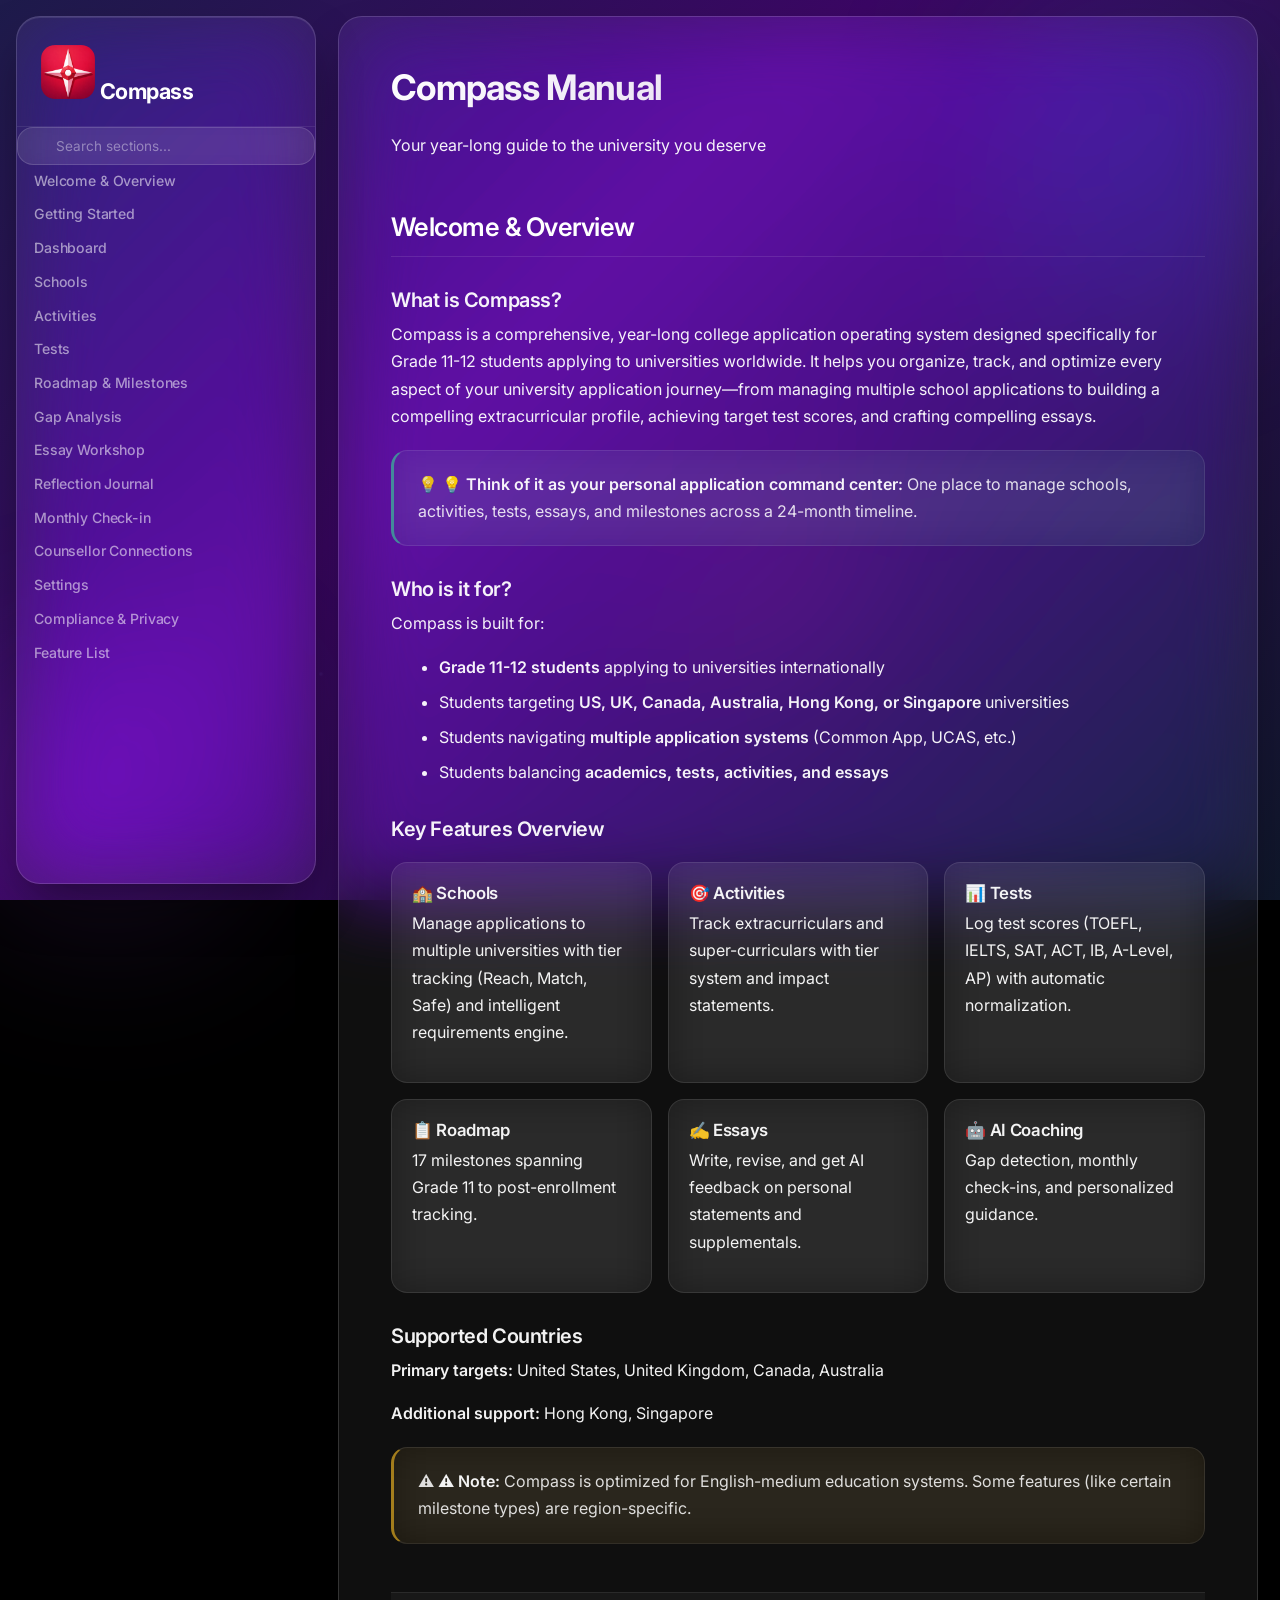
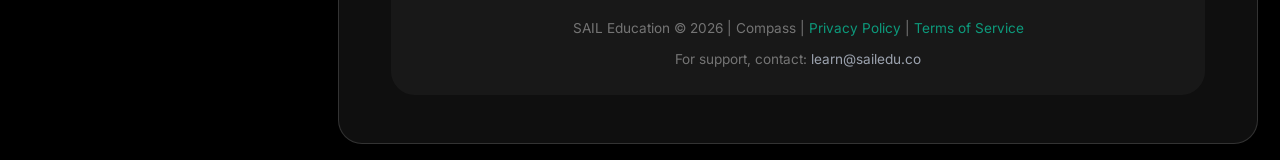
<file: Compass-Manual.html>
<!DOCTYPE html>
<html lang="en">
<head>
    <meta charset="UTF-8">
    <meta name="viewport" content="width=device-width, initial-scale=1.0">
    <title>Compass — Interactive Manual</title>
    <link href="https://fonts.googleapis.com/css2?family=Inter:wght@300;400;500;600;700&display=swap" rel="stylesheet">
    <link rel="stylesheet" href="manual-style.css">
</head>
<body>
<!-- Immersive Background -->
<div class="immersive-bg">
  <div class="gradient-base"></div>
  <div class="bg-image"></div>
  <div class="particle particle-1"></div>
  <div class="particle particle-2"></div>
  <div class="particle particle-3"></div>
  <div class="particle particle-4"></div>
  <div class="particle particle-5"></div>
  <div class="orb orb-1"></div>
  <div class="orb orb-2"></div>
  <div class="orb orb-3"></div>
</div>
<!-- Mobile Menu Button -->
<button class="mobile-menu-btn" onclick="document.querySelector('.sidebar, aside.sidebar').classList.toggle('mobile-open'); document.querySelector('.mobile-overlay').classList.toggle('active');">☰</button>
<div class="mobile-overlay" onclick="document.querySelector('.sidebar, aside.sidebar').classList.remove('mobile-open'); this.classList.remove('active');"></div>

    <div class="container">
        <!-- SIDEBAR -->
        <div class="sidebar">
            <div class="sidebar-header"><img src="icons/compass.png" alt="Compass" style="width:54px;height:54px;border-radius:14px;object-fit:cover;"> Compass</div>

            <input type="text" class="search-box" id="sidebarSearch" placeholder="Search sections...">
            <ul class="sidebar-menu" id="sidebarMenu">
                <li><a href="javascript:void(0)" data-target="welcome">Welcome & Overview</a></li>
                <li><a href="javascript:void(0)" data-target="getting-started">Getting Started</a></li>
                <li><a href="javascript:void(0)" data-target="dashboard">Dashboard</a></li>
                <li><a href="javascript:void(0)" data-target="schools">Schools</a></li>
                <li><a href="javascript:void(0)" data-target="activities">Activities</a></li>
                <li><a href="javascript:void(0)" data-target="tests">Tests</a></li>
                <li><a href="javascript:void(0)" data-target="roadmap">Roadmap & Milestones</a></li>
                <li><a href="javascript:void(0)" data-target="gap-analysis">Gap Analysis</a></li>
                <li><a href="javascript:void(0)" data-target="essay-workshop">Essay Workshop</a></li>
                <li><a href="javascript:void(0)" data-target="journal">Reflection Journal</a></li>
                <li><a href="javascript:void(0)" data-target="checkin">Monthly Check-in</a></li>
                <li><a href="javascript:void(0)" data-target="counsellor">Counsellor Connections</a></li>
                <li><a href="javascript:void(0)" data-target="settings">Settings</a></li>
                <li><a href="javascript:void(0)" data-target="compliance">Compliance & Privacy</a></li>
                <li><a href="javascript:void(0)" data-target="features">Feature List</a></li>
            </ul>
        </div>

        <!-- MAIN CONTENT -->
        <div class="main-wrapper">
        <main class="main-content">
            <!-- HEADER -->
            <div class="header">
                <h1>Compass Manual</h1>
                <p>Your year-long guide to the university you deserve</p>
            </div>

            <!-- WELCOME & OVERVIEW -->
            <div id="welcome" class="section active">
                <h2>Welcome & Overview</h2>

                <h3>What is Compass?</h3>
                <p>Compass is a comprehensive, year-long college application operating system designed specifically for Grade 11-12 students applying to universities worldwide. It helps you organize, track, and optimize every aspect of your university application journey—from managing multiple school applications to building a compelling extracurricular profile, achieving target test scores, and crafting compelling essays.</p>

                <div class="box tip">
                    <strong>💡 Think of it as your personal application command center:</strong> One place to manage schools, activities, tests, essays, and milestones across a 24-month timeline.
                </div>

                <h3>Who is it for?</h3>
                <p>Compass is built for:</p>
                <ul style="margin-left: 1.5rem; margin-top: 0.5rem;">
                    <li><strong>Grade 11-12 students</strong> applying to universities internationally</li>
                    <li>Students targeting <strong>US, UK, Canada, Australia, Hong Kong, or Singapore</strong> universities</li>
                    <li>Students navigating <strong>multiple application systems</strong> (Common App, UCAS, etc.)</li>
                    <li>Students balancing <strong>academics, tests, activities, and essays</strong></li>
                </ul>

                <h3>Key Features Overview</h3>
                <div class="feature-grid">
                    <div class="feature-card">
                        <h4>🏫 Schools</h4>
                        <p>Manage applications to multiple universities with tier tracking (Reach, Match, Safe) and intelligent requirements engine.</p>
                    </div>
                    <div class="feature-card">
                        <h4>🎯 Activities</h4>
                        <p>Track extracurriculars and super-curriculars with tier system and impact statements.</p>
                    </div>
                    <div class="feature-card">
                        <h4>📊 Tests</h4>
                        <p>Log test scores (TOEFL, IELTS, SAT, ACT, IB, A-Level, AP) with automatic normalization.</p>
                    </div>
                    <div class="feature-card">
                        <h4>📋 Roadmap</h4>
                        <p>17 milestones spanning Grade 11 to post-enrollment tracking.</p>
                    </div>
                    <div class="feature-card">
                        <h4>✍️ Essays</h4>
                        <p>Write, revise, and get AI feedback on personal statements and supplementals.</p>
                    </div>
                    <div class="feature-card">
                        <h4>🤖 AI Coaching</h4>
                        <p>Gap detection, monthly check-ins, and personalized guidance.</p>
                    </div>
                </div>

                <h3>Supported Countries</h3>
                <p><strong>Primary targets:</strong> United States, United Kingdom, Canada, Australia</p>
                <p><strong>Additional support:</strong> Hong Kong, Singapore</p>
                <div class="box note">
                    <strong>⚠️ Note:</strong> Compass is optimized for English-medium education systems. Some features (like certain milestone types) are region-specific.
                </div>
            </div>

            <!-- GETTING STARTED -->
            <div id="getting-started" class="section">
                <h2>Getting Started</h2>

                <h3>Sign Up</h3>
                <p>To create your Compass account:</p>
                <div class="step">
                    <span class="step-number">1</span>
                    <strong>Visit Compass homepage</strong> and click "Sign Up"
                </div>
                <div class="step">
                    <span class="step-number">2</span>
                    <strong>Enter your email</strong> and create a secure password
                </div>
                <div class="step">
                    <span class="step-number">3</span>
                    <strong>COPPA Consent:</strong> Confirm you are 13+ years old (COPPA compliance for US users)
                </div>
                <div class="step">
                    <span class="step-number">4</span>
                    <strong>Email verification</strong> — check your inbox and click the verification link
                </div>

                <div class="box tip">
                    <strong>💡 Use a personal email:</strong> We recommend using your personal email (not school email) so you maintain access after graduation.
                </div>

                <h3>5-Step Onboarding Walkthrough</h3>

                <button class="collapsible">Step 1: About You</button>
                <div class="content">
                    <p>Tell us about yourself to personalize your experience.</p>
                    <ul style="margin-left: 1.5rem;">
                        <li><strong>Full Name:</strong> Your legal name (for recommendation letters and official documents)</li>
                        <li><strong>Current Grade:</strong> Select Grade 11 or 12</li>
                        <li><strong>Start Date:</strong> When you're beginning your application journey</li>
                        <li><strong>Intended Major(s):</strong> Select your primary and optional secondary major (used for school fit matching)</li>
                    </ul>
                </div>

                <button class="collapsible">Step 2: Lifestyle & Goals</button>
                <div class="content">
                    <p>Help Compass understand your ideal university environment.</p>
                    <ul style="margin-left: 1.5rem;">
                        <li><strong>Post-Grad Plans:</strong> Further study, careers in tech/finance/medicine/law/humanities/arts/other</li>
                        <li><strong>Campus Size Preference:</strong> Small (&lt;3K), Medium (3K-15K), Large (&gt;15K)</li>
                        <li><strong>Culture:</strong> Urban, suburban, rural</li>
                        <li><strong>Weather Preference:</strong> Hot, cold, moderate, no preference</li>
                        <li><strong>EC Priorities:</strong> Select up to 3 areas (sports, arts, volunteer, entrepreneurship, etc.)</li>
                    </ul>
                </div>

                <button class="collapsible">Step 3: Target Countries</button>
                <div class="content">
                    <p>Select which countries you're applying to. You can choose multiple.</p>
                    <ul style="margin-left: 1.5rem;">
                        <li>United States</li>
                        <li>United Kingdom</li>
                        <li>Canada</li>
                        <li>Australia</li>
                        <li>Hong Kong</li>
                        <li>Singapore</li>
                    </ul>
                    <div class="box tip">
                        <strong>💡 Multi-country strategies:</strong> Each country has different application systems (Common App for US, UCAS for UK). Compass adapts requirements and timelines based on your selections.
                    </div>
                </div>

                <button class="collapsible">Step 4: First School</button>
                <div class="content">
                    <p>Add your first target university.</p>
                    <ul style="margin-left: 1.5rem;">
                        <li><strong>School Name:</strong> Official university name</li>
                        <li><strong>Country:</strong> Where the university is located</li>
                        <li><strong>Tier:</strong> Reach, Match, or Safe (see Schools section for definitions)</li>
                        <li><strong>Application Deadline:</strong> The regular decision deadline</li>
                    </ul>
                </div>

                <button class="collapsible">Step 5: Setup Complete</button>
                <div class="content">
                    <p>Congratulations! Your Compass account is ready. You'll be taken to your Dashboard where you can:</p>
                    <ul style="margin-left: 1.5rem;">
                        <li>View your Profile Readiness score (0-100)</li>
                        <li>See upcoming milestones and deadlines</li>
                        <li>Add more schools, activities, and test scores</li>
                        <li>Begin your personalized roadmap</li>
                    </ul>
                </div>

                <h3>Language Toggle</h3>
                <p>Compass is available in English and Simplified Chinese (中文). Use the toggle at the top of the page to switch languages. Your preferences are saved automatically.</p>
                <div class="box note">
                    <strong>⚠️ Note:</strong> AI-generated content (Gap Analysis, Essay Feedback, Monthly Coaching) will generate in your selected language.
                </div>
            </div>

            <!-- DASHBOARD -->
            <div id="dashboard" class="section">
                <h2>Dashboard</h2>

                <h3>Dashboard Overview</h3>
                <p>Your Dashboard is the central hub where you see your progress at a glance. It displays your Profile Readiness Ring, upcoming deadlines, and key widgets.</p>

                <h3>Profile Readiness Ring (0-100 Score)</h3>
                <p>The Readiness Ring is a visual indicator (0-100) of how prepared your application profile is. It breaks down into five components:</p>

                <table>
                    <tr>
                        <th>Component</th>
                        <th>Max Points</th>
                        <th>How It's Calculated</th>
                    </tr>
                    <tr>
                        <td><strong>Language</strong></td>
                        <td>20 pts</td>
                        <td>TOEFL score ÷ 120 × 20, or IELTS ÷ 9 × 20 (whichever is higher)</td>
                    </tr>
                    <tr>
                        <td><strong>Academic</strong></td>
                        <td>20 pts</td>
                        <td>SAT/ACT/IB/A-Level normalized to 0-20 scale</td>
                    </tr>
                    <tr>
                        <td><strong>Activities & EC Depth</strong></td>
                        <td>25 pts</td>
                        <td>Tier weighting: Tier 1 (5 pts each, max 2 = 10), Tier 2 (2 pts each, max 4 = 8), Tier 3 (0.5 pts, max 10 = 5). Bonus +2 pts for UK super-curriculars</td>
                    </tr>
                    <tr>
                        <td><strong>Essays</strong></td>
                        <td>15 pts</td>
                        <td>Word count progress: 0-200 words = 5 pts, 200-400 = 10 pts, 400+ = 15 pts. +5 bonus for multiple drafts</td>
                    </tr>
                    <tr>
                        <td><strong>Milestones</strong></td>
                        <td>10 pts</td>
                        <td>Completed weight ÷ total possible weight × 10</td>
                    </tr>
                </table>

                <div class="box tip">
                    <strong>💡 Using your Readiness score:</strong> Aim for 75+ by Grade 12 Early Fall. A score below 50 suggests critical gaps (see Gap Analysis section).
                </div>

                <h3>Next Milestones Widget</h3>
                <p>This widget shows your upcoming 3 milestones based on your current date. Each milestone displays:</p>
                <ul style="margin-left: 1.5rem;">
                    <li>Milestone name (e.g., "Register for SAT")</li>
                    <li>Due date (or target completion date)</li>
                    <li>Region applicability (All, US, UK, CA, AU)</li>
                    <li>Completion status (checkbox to mark done)</li>
                </ul>

                <h3>Upcoming Deadlines Widget</h3>
                <p>Shows your next 5 application deadlines, sorted by date:</p>
                <ul style="margin-left: 1.5rem;">
                    <li>School name</li>
                    <li>Days until deadline (color-coded: green &gt; 60 days, yellow 30-60, red &lt; 30)</li>
                    <li>Application status (Researching, Planning, Submitted)</li>
                    <li>Quick-click to go to school details</li>
                </ul>

                <div class="box ai-feature">
                    <strong>🤖 Dashboard Auto-Refresh:</strong> Readiness score updates in real-time as you add scores, activities, and essays. Milestones advance automatically based on your regional selections.
                </div>
            </div>

            <!-- SCHOOLS -->
            <div id="schools" class="section">
                <h2>Schools</h2>

                <h3>Overview</h3>
                <p>The Schools section is where you manage all your university applications. Compass uses an Intelligent Requirements Engine to tell you exactly what each school needs based on tier and location.</p>

                <h3>Adding a School: Step-by-Step</h3>

                <button class="collapsible">Step 1: Basic Information</button>
                <div class="content">
                    <div class="step">
                        <span class="step-number">1</span>
                        <strong>School Name:</strong> Enter the official university name (e.g., "University of California, Berkeley")
                    </div>
                    <div class="step">
                        <span class="step-number">2</span>
                        <strong>Country:</strong> Select the country where the university is located
                    </div>
                    <div class="step">
                        <span class="step-number">3</span>
                        <strong>Tier:</strong> Choose from <span class="tier-reach">Reach</span>, <span class="tier-match">Match</span>, or <span class="tier-safe">Safe</span> (see below for definitions)
                    </div>
                </div>

                <button class="collapsible">Step 2: Application Details</button>
                <div class="content">
                    <div class="step">
                        <span class="step-number">1</span>
                        <strong>Application System:</strong> Compass auto-detects (e.g., Common App for US, UCAS for UK)
                    </div>
                    <div class="step">
                        <span class="step-number">2</span>
                        <strong>Application Deadline:</strong> Regular Decision date (Compass will flag if Early Decision is available)
                    </div>
                    <div class="step">
                        <span class="step-number">3</span>
                        <strong>Status:</strong> Researching → Planning → Submitted (tracks your progress)
                    </div>
                </div>

                <h3>Understanding Tiers</h3>

                <div class="box milestone">
                    <h4><span class="tier-reach">REACH</span> Schools</h4>
                    <p>Universities where your academic profile falls below their typical admitted student range. Reaching requires excellent overall application strength, unique activities, and strong essays.</p>
                    <p><strong>Typical profile:</strong> Admitted students score in the 90th+ percentile. You need Tier 1 activities, strong essays, and above-average test scores.</p>
                </div>

                <div class="box milestone">
                    <h4><span class="tier-match">MATCH</span> Schools</h4>
                    <p>Universities where your academic profile is in or near their typical admitted student range. Match schools are your "target" schools where you're likely to be admitted with a strong application.</p>
                    <p><strong>Typical profile:</strong> Your test scores and GPA are in the 25th-75th percentile of admitted students.</p>
                </div>

                <div class="box milestone">
                    <h4><span class="tier-safe">SAFE</span> Schools</h4>
                    <p>Universities where your academic profile exceeds their typical admitted student range. Safe schools are where you're very likely to be admitted (assuming a submitted application).</p>
                    <p><strong>Typical profile:</strong> Your test scores and GPA are above the 75th percentile.</p>
                </div>

                <div class="box tip">
                    <strong>💡 School list strategy:</strong> Aim for 70% Match, 20% Safe, 10% Reach schools. This maximizes your chances of admission to excellent universities.
                </div>

                <h3>Intelligent Requirements Engine</h3>

                <p>Once you add a school, Compass automatically generates a personalized requirements checklist based on tier, country, and your profile. Here's how it works:</p>

                <button class="collapsible">Language Test Requirements</button>
                <div class="content">
                    <p>Compass checks if you need a language test (TOEFL or IELTS) based on school location and your profile.</p>
                    <table>
                        <tr>
                            <th>School Location</th>
                            <th>Required?</th>
                            <th>Reach Target</th>
                            <th>Match Target</th>
                            <th>Safe Target</th>
                        </tr>
                        <tr>
                            <td>US/CA/AU/UK/HK/SG</td>
                            <td>If English not native</td>
                            <td>TOEFL 100+ or IELTS 7.5+</td>
                            <td>TOEFL 90+ or IELTS 7+</td>
                            <td>TOEFL 80+ or IELTS 6.5+</td>
                        </tr>
                    </table>
                    <div class="box note">
                        <strong>⚠️ Note:</strong> Most UK universities under TOEFL/IELTS accept TOEFL Home Edition and Duolingo English Test as alternatives. Compass will flag valid alternatives.
                    </div>
                </div>

                <button class="collapsible">Academic Test Requirements</button>
                <div class="content">
                    <p>Requirements vary by country and school tier:</p>
                    <h5><strong>United States & Canada:</strong></h5>
                    <ul style="margin-left: 1.5rem;">
                        <li><strong>Reach:</strong> SAT 1500+ or ACT 34+ (or equivalent)</li>
                        <li><strong>Match:</strong> SAT 1400-1490 or ACT 32-33</li>
                        <li><strong>Safe:</strong> SAT 1300+ or ACT 30+</li>
                    </ul>
                    <h5><strong>United Kingdom:</strong></h5>
                    <ul style="margin-left: 1.5rem;">
                        <li><strong>Reach:</strong> IB 38+ or A-Level A*A*A*</li>
                        <li><strong>Match:</strong> IB 35-37 or A-Level A*AA</li>
                        <li><strong>Safe:</strong> IB 32+ or A-Level AAA</li>
                    </ul>
                    <h5><strong>Australia:</strong></h5>
                    <ul style="margin-left: 1.5rem;">
                        <li><strong>Reach:</strong> ATAR 95+</li>
                        <li><strong>Match:</strong> ATAR 85-95</li>
                        <li><strong>Safe:</strong> ATAR 75+</li>
                    </ul>
                </div>

                <button class="collapsible">Extracurricular Requirements</button>
                <div class="content">
                    <p>Compass evaluates your EC profile based on tier.</p>
                    <h5><strong>Reach Schools (Top 10% acceptance rate):</strong></h5>
                    <ul style="margin-left: 1.5rem;">
                        <li>Minimum 2 Tier 1 activities (national/international level)</li>
                        <li>Minimum 2-3 Tier 2 activities (regional/school leadership)</li>
                        <li>All activities need impact statements explaining why they matter</li>
                    </ul>
                    <h5><strong>Match Schools (10-30% acceptance rate):</strong></h5>
                    <ul style="margin-left: 1.5rem;">
                        <li>Minimum 1 Tier 1 activity OR 3+ Tier 2 activities</li>
                        <li>Depth preferred over breadth (sustained commitment &gt; many activities)</li>
                    </ul>
                    <h5><strong>Safe Schools (30%+ acceptance rate):</strong></h5>
                    <ul style="margin-left: 1.5rem;">
                        <li>Minimum 2-3 Tier 2 or Tier 3 activities</li>
                        <li>No Tier 1 requirement, but valued if present</li>
                    </ul>
                </div>

                <button class="collapsible">Essay Requirements</button>
                <div class="content">
                    <p>All schools require at least a personal statement. Many also require supplemental essays.</p>
                    <h5><strong>Personal Statement (Required for all):</strong></h5>
                    <ul style="margin-left: 1.5rem;">
                        <li>Common App: 650 words (all US/CA schools)</li>
                        <li>UCAS: 4,000 characters (all UK schools)</li>
                        <li>Other systems vary (Compass shows specific requirements)</li>
                    </ul>
                    <h5><strong>Supplemental Essays:</strong></h5>
                    <ul style="margin-left: 1.5rem;">
                        <li>Most Reach/Match schools require "Why [School]?" essays (100-400 words each)</li>
                        <li>Some schools have additional prompts (activities, challenges, etc.)</li>
                        <li>Safe schools typically have fewer supplemental requirements</li>
                    </ul>
                    <div class="box ai-feature">
                        <strong>🤖 AI Essay Matching:</strong> Compass tracks which essays you've written and intelligently matches them to similar prompts across schools (e.g., one "Why School?" essay can serve as a template for multiple schools).
                    </div>
                </div>

                <h3>School Detail Panel</h3>

                <p>Click on any school to open a detailed panel with four tabs:</p>

                <button class="collapsible">Tab 1: Requirements</button>
                <div class="content">
                    <p>A comprehensive checklist of everything you need for this specific school.</p>
                    <p><strong>Displays:</strong></p>
                    <ul style="margin-left: 1.5rem;">
                        <li>Language test (with your current score status: ✗ Not started, ⚠️ In progress, ✓ Met)</li>
                        <li>Academic test (SAT/ACT/IB/A-Level with target score and your current status)</li>
                        <li>EC requirements (# Tier 1 needed vs. you have, # Tier 2 needed vs. you have)</li>
                        <li>Personal statement (word count progress)</li>
                        <li>Supplemental essays (list each, with your draft count)</li>
                        <li>Recommendation letters (status: not requested, pending, submitted)</li>
                    </ul>
                    <p><strong>Progress bars:</strong> Visual indicators show what % of each requirement you've completed.</p>
                </div>

                <button class="collapsible">Tab 2: Costs</button>
                <div class="content">
                    <p>Financial information for the school (tuition, fees, living costs, estimated total cost of attendance).</p>
                    <div class="box ai-feature">
                        <strong>🤖 AI-Fetched Data:</strong> Compass pulls official tuition data from university websites. Multi-currency support (USD, GBP, CAD, AUD, etc.).
                    </div>
                    <p><strong>Displays:</strong></p>
                    <ul style="margin-left: 1.5rem;">
                        <li>Tuition per year</li>
                        <li>Room & board (on/off campus options)</li>
                        <li>Estimated books & supplies</li>
                        <li>Total Cost of Attendance (CoA)</li>
                        <li>Financial aid % of students receiving aid</li>
                    </ul>
                </div>

                <button class="collapsible">Tab 3: Fit</button>
                <div class="content">
                    <p>How well does this school match your preferences (from your Onboarding)?</p>
                    <p><strong>Fit score (0-100):</strong> Based on:</p>
                    <ul style="margin-left: 1.5rem;">
                        <li>Campus size (your preference vs. actual)</li>
                        <li>Location culture (urban/suburban/rural)</li>
                        <li>Weather (if specified)</li>
                        <li>Major availability (% of students in your intended major)</li>
                        <li>EC offerings (match to your EC priorities)</li>
                    </ul>
                    <p><strong>Example:</strong> If you prefer urban culture and large campuses, and the school is suburban and mid-size, your fit score might be 65/100.</p>
                </div>

                <button class="collapsible">Tab 4: Scholarships</button>
                <div class="content">
                    <p>Scholarship and financial aid opportunities matched to your profile.</p>
                    <div class="box ai-feature">
                        <strong>🤖 AI Scholarship Matching:</strong> Compass scans the school's scholarship database and recommends scholarships based on your academic profile, activities, and major.
                    </div>
                    <p><strong>Shows:</strong></p>
                    <ul style="margin-left: 1.5rem;">
                        <li>Scholarship name and amount</li>
                        <li>Eligibility (your match %)</li>
                        <li>Application deadline (if separate from main application)</li>
                        <li>Link to official scholarship page</li>
                    </ul>
                </div>

                <h3>Application Status Tracking</h3>

                <p>Track your progress through three main statuses:</p>

                <div class="step">
                    <strong>🔍 Researching:</strong> You're learning about the school, haven't committed to applying yet
                </div>

                <div class="step">
                    <strong>📋 Planning:</strong> You've committed to applying and are working on requirements (essays, tests, etc.)
                </div>

                <div class="step">
                    <strong>✅ Submitted:</strong> Your application has been submitted to the school
                </div>

                <div class="box tip">
                    <strong>💡 Status strategy:</strong> Move schools to "Planning" only after you've registered for required tests and have a plan for essays. This prevents over-committing.
                </div>
            </div>

            <!-- ACTIVITIES -->
            <div id="activities" class="section">
                <h2>Activities</h2>

                <h3>Activity Tier System</h3>

                <p>Compass categorizes extracurriculars into three tiers to help you build a competitive profile.</p>

                <div class="box milestone">
                    <h4>🏆 Tier 1 Activities</h4>
                    <p><strong>Level:</strong> National or international achievement</p>
                    <p><strong>Examples:</strong></p>
                    <ul style="margin-left: 1.5rem;">
                        <li>National science olympiad winner</li>
                        <li>International debate champion</li>
                        <li>Published research in peer-reviewed journal</li>
                        <li>National sports ranking (e.g., top 100 in country)</li>
                        <li>Award from government or major organization</li>
                    </ul>
                    <p><strong>Contribution to Readiness Score:</strong> 5 points each (max 2 = 10 points)</p>
                    <p><strong>Why it matters:</strong> Tier 1 activities show exceptional achievement and are critical for Reach schools.</p>
                </div>

                <div class="box milestone">
                    <h4>💼 Tier 2 Activities</h4>
                    <p><strong>Level:</strong> Regional achievement or school/community leadership</p>
                    <p><strong>Examples:</strong></p>
                    <ul style="margin-left: 1.5rem;">
                        <li>Debate team captain or award winner (state/regional)</li>
                        <li>Volunteer coordinator (50+ hours/year)</li>
                        <li>Start-up founder or business leader</li>
                        <li>Sports team captain or competitive athlete</li>
                        <li>School club president (with measurable impact)</li>
                    </ul>
                    <p><strong>Contribution to Readiness Score:</strong> 2 points each (max 4 = 8 points)</p>
                    <p><strong>Why it matters:</strong> Tier 2 shows leadership and commitment. Most Match schools expect at least 2-3.</p>
                </div>

                <div class="box milestone">
                    <h4>📚 Tier 3 Activities</h4>
                    <p><strong>Level:</strong> Participation-based (no leadership or major award required)</p>
                    <p><strong>Examples:</strong></p>
                    <ul style="margin-left: 1.5rem;">
                        <li>School club membership</li>
                        <li>Community volunteer (under 50 hours/year)</li>
                        <li>School sports team member (not captain)</li>
                        <li>Online course (e.g., Coursera, MIT OpenCourseWare)</li>
                    </ul>
                    <p><strong>Contribution to Readiness Score:</strong> 0.5 points each (max 10 = 5 points)</p>
                    <p><strong>Why it matters:</strong> Breadth of activities shows diverse interests.</p>
                </div>

                <h3>Adding an Activity: Step-by-Step</h3>

                <button class="collapsible">Step 1: Basic Details</button>
                <div class="content">
                    <ul style="margin-left: 1.5rem;">
                        <li><strong>Activity Name:</strong> Official name (e.g., "Science Olympiad" not "science club")</li>
                        <li><strong>Category:</strong> Extracurricular, Super-Curricular, Award, Research</li>
                        <li><strong>Start Date & End Date:</strong> When you participated</li>
                    </ul>
                </div>

                <button class="collapsible">Step 2: Tier & Role</button>
                <div class="content">
                    <ul style="margin-left: 1.5rem;">
                        <li><strong>Tier:</strong> Select 1, 2, or 3 based on level of achievement</li>
                        <li><strong>Your Role:</strong> Participant, team member, captain, founder, organizer, etc.</li>
                        <li><strong>Hours per Week:</strong> Average hours committed (used for impact calculation)</li>
                    </ul>
                </div>

                <button class="collapsible">Step 3: Impact Statement</button>
                <div class="content">
                    <p><strong>Impact Statement (max 150 characters):</strong> A short explanation of why this activity matters to you and what you gained.</p>
                    <p><strong>Good example:</strong> "Led team to state competition. Developed leadership skills and discovered passion for STEM education."</p>
                    <p><strong>Poor example:</strong> "I did the activity and it was good."</p>
                    <div class="box tip">
                        <strong>💡 Impact statement tips:</strong>
                        <ul style="margin-left: 1.5rem;">
                            <li>Show tangible results ("led" not "was part of")</li>
                            <li>Connect to your major or post-grad goals if possible</li>
                            <li>Be specific (what skills did you develop?)</li>
                        </ul>
                    </div>
                </div>

                <h3>Activity Categories</h3>

                <table>
                    <tr>
                        <th>Category</th>
                        <th>Definition</th>
                        <th>Examples</th>
                    </tr>
                    <tr>
                        <td><strong>Extracurricular (EC)</strong></td>
                        <td>Activities outside regular school curriculum</td>
                        <td>Sports, clubs, student government</td>
                    </tr>
                    <tr>
                        <td><strong>Super-Curricular</strong></td>
                        <td>Activities that deeply extend school curriculum (UK-specific bonus: +2 pts)</td>
                        <td>Research project, independent study, MOOC in your subject</td>
                    </tr>
                    <tr>
                        <td><strong>Award</strong></td>
                        <td>Recognitions and honors</td>
                        <td>Scholarship, grant, essay award, athlete of year</td>
                    </tr>
                    <tr>
                        <td><strong>Research</strong></td>
                        <td>Academic research or independent investigation</td>
                        <td>Published paper, summer research, lab work</td>
                    </tr>
                </table>

                <div class="box note">
                    <strong>⚠️ UK Super-Curricular Bonus:</strong> If you're applying to UK universities, Compass awards +2 bonus points for super-curricular activities. This reflects the UK's emphasis on demonstrated subject knowledge and independent learning. Plan Tier 2-3 super-curriculars in your Grade 11 Spring/Summer.
                </div>

                <h3>Tips for Building a Strong EC Profile</h3>

                <div class="box tip">
                    <strong>💡 Depth over breadth:</strong> 2-3 activities with deep commitment beats 10 activities with shallow involvement. Aim for 100+ hours/year in at least one activity.
                </div>

                <div class="box tip">
                    <strong>💡 Leadership progression:</strong> Start as participant → take on leadership roles in Grade 12. Show growth and commitment.
                </div>

                <div class="box tip">
                    <strong>💡 Alignment to major:</strong> If possible, connect activities to your intended major (computer science students: coding competitions; pre-meds: volunteer healthcare).
                </div>

                <div class="box tip">
                    <strong>💡 One "spike":</strong> Reach schools want one Tier 1 activity or one area of deep expertise. This is more compelling than being "well-rounded" with no distinction.
                </div>
            </div>

            <!-- TESTS -->
            <div id="tests" class="section">
                <h2>Tests</h2>

                <h3>Overview</h3>
                <p>Compass supports seven standardized test types across multiple education systems. Each test is normalized to a 0-20 scale for fair comparison.</p>

                <h3>Supported Tests</h3>

                <table>
                    <tr>
                        <th>Test</th>
                        <th>Purpose</th>
                        <th>Scale</th>
                        <th>Used By</th>
                    </tr>
                    <tr>
                        <td><strong>TOEFL</strong></td>
                        <td>English language proficiency</td>
                        <td>0-120</td>
                        <td>International students</td>
                    </tr>
                    <tr>
                        <td><strong>IELTS</strong></td>
                        <td>English language proficiency</td>
                        <td>0-9 (band)</td>
                        <td>UK, AU, CA, International</td>
                    </tr>
                    <tr>
                        <td><strong>SAT</strong></td>
                        <td>US college readiness</td>
                        <td>400-1600</td>
                        <td>US, CA, some international</td>
                    </tr>
                    <tr>
                        <td><strong>ACT</strong></td>
                        <td>US college readiness</td>
                        <td>1-36</td>
                        <td>US, some international</td>
                    </tr>
                    <tr>
                        <td><strong>IB (International Baccalaureate)</strong></td>
                        <td>Comprehensive secondary credential</td>
                        <td>0-45</td>
                        <td>UK, AU, CA, US, International</td>
                    </tr>
                    <tr>
                        <td><strong>A-Level</strong></td>
                        <td>UK secondary credential</td>
                        <td>A*-E per subject</td>
                        <td>UK, some international</td>
                    </tr>
                    <tr>
                        <td><strong>AP (Advanced Placement)</strong></td>
                        <td>US advanced high school courses</td>
                        <td>1-5 per exam</td>
                        <td>US, some international</td>
                    </tr>
                </table>

                <h3>Adding a Test Score: Step-by-Step</h3>

                <button class="collapsible">Step 1: Select Test Type</button>
                <div class="content">
                    <p>Choose from the test list above. Compass will show format-specific fields.</p>
                </div>

                <button class="collapsible">Step 2: Enter Score</button>
                <div class="content">
                    <p>Enter your score in the native format (e.g., 1480 for SAT, 7.5 for IELTS, 42 for IB).</p>
                    <div class="box tip">
                        <strong>💡 Multiple attempts:</strong> You can log multiple attempts of the same test. Compass will show all attempts and your highest score.
                    </div>
                </div>

                <button class="collapsible">Step 3: Test Date & Status</button>
                <div class="content">
                    <ul style="margin-left: 1.5rem;">
                        <li><strong>Test Date:</strong> When you took the test</li>
                        <li><strong>Score Received Date:</strong> When you got your results</li>
                        <li><strong>Status:</strong> Submitted to schools (if applicable)</li>
                    </ul>
                </div>

                <h3>Score Normalization</h3>

                <p>Compass converts all test scores to a unified 0-20 scale for fair comparison. Here's how:</p>

                <h4>Language Tests (0-20 pts)</h4>
                <ul style="margin-left: 1.5rem;">
                    <li><strong>TOEFL:</strong> Score ÷ 120 × 20 (so 120 = 20, 60 = 10)</li>
                    <li><strong>IELTS:</strong> Band ÷ 9 × 20 (so 9.0 = 20, 6.0 = 13.3)</li>
                </ul>

                <h4>Academic Tests (0-20 pts)</h4>
                <ul style="margin-left: 1.5rem;">
                    <li><strong>SAT:</strong> (Score - 400) ÷ 1200 × 20 (so 1600 = 20, 1000 = 10)</li>
                    <li><strong>ACT:</strong> (Score ÷ 36) × 20 (so 36 = 20, 18 = 10)</li>
                    <li><strong>IB:</strong> (Score ÷ 45) × 20 (so 45 = 20, 22.5 = 10)</li>
                    <li><strong>A-Level:</strong> Based on A*, A, B, C grades (A* = 20, A = 18, B = 16, etc.) for each subject, averaged</li>
                    <li><strong>AP:</strong> (Average score across all AP exams ÷ 5) × 20 (so avg 5 = 20, avg 2.5 = 10)</li>
                </ul>

                <div class="box tip">
                    <strong>💡 Why normalization matters:</strong> SAT 1500 and IB 42 aren't directly comparable, but both might normalize to ~19/20. This helps Compass fairly rank your academic readiness across different systems.
                </div>

                <h3>Target Scores</h3>

                <p>Based on your school list tier distribution, Compass suggests target scores:</p>

                <ul style="margin-left: 1.5rem;">
                    <li><strong>Language target:</strong> Based on Reach schools' typical TOEFL/IELTS requirements (e.g., 100+ TOEFL)</li>
                    <li><strong>Academic target:</strong> Weighted by tier (Reach, Match, Safe averages)</li>
                </ul>

                <button class="collapsible">Setting a Target Score</button>
                <div class="content">
                    <p>In the Tests section, click "Set Target" for any test. Compass will suggest a score based on your school list, or you can enter a custom target. Your Readiness score will show progress toward target.</p>
                </div>

                <h3>Retake Strategy</h3>

                <div class="box ai-feature">
                    <strong>🤖 AI Retake Recommendation:</strong> After you receive a score, Compass AI analyzes your progress and recommends whether to retake. For example: "Your TOEFL is 88/120 (target 100). Statistically, students improve 10-15 points on second attempts. Consider retaking in 4 weeks."
                </div>

                <div class="box tip">
                    <strong>💡 Retake timing:</strong>
                    <ul style="margin-left: 1.5rem;">
                        <li>Give yourself 2-4 weeks between attempts</li>
                        <li>Plan retakes for Grade 11 Spring (tests) and Grade 12 Early Fall (final attempts)</li>
                        <li>SAT: Space attempts 3 weeks apart minimum</li>
                        <li>TOEFL/IELTS: Space 12 days apart minimum (officially), but practically 2-4 weeks recommended</li>
                    </ul>
                </div>
            </div>

            <!-- ROADMAP -->
            <div id="roadmap" class="section">
                <h2>Roadmap & Milestones</h2>

                <h3>Two-Year Application Arc</h3>

                <p>Compass lays out 17 critical milestones across a 24-month timeline (Grade 11 Fall → Grade 12 Late Spring). This roadmap ensures you're on track throughout your application journey.</p>

                <h3>Grade 11: Foundation Building</h3>

                <button class="collapsible">Grade 11 Fall (Sep-Dec)</button>
                <div class="content">
                    <p><strong>Theme:</strong> Research & Profile Building</p>
                    <div class="step">
                        <strong>Milestone 1: Research Top 10 Universities</strong> (Target: Dec 1) — Identify potential schools across tiers. Create a list of 15-20 schools to explore.
                    </div>
                    <div class="step">
                        <strong>Milestone 2: Attend College Fair (if available)</strong> (Target: Oct-Nov) — Meet admissions officers, learn about schools, get on mailing lists.
                    </div>
                    <div class="step">
                        <strong>Milestone 3: Identify Recommenders</strong> (Target: Nov 1) — Ask 2-3 teachers if they'd write recommendations (do this in person, not email). Typically: 2 academic teachers + 1 counselor.
                    </div>
                    <div class="step">
                        <strong>Milestone 4: EC Deep Dive</strong> (Target: Dec 1) — Commit to deepen 2-3 activities. Take on leadership role (team captain, club officer, volunteer coordinator).
                    </div>
                </div>

                <button class="collapsible">Grade 11 Spring (Jan-Jun)</button>
                <div class="content">
                    <p><strong>Theme:</strong> Test Preparation & School List Finalization</p>
                    <div class="step">
                        <strong>Milestone 5: Finalize School List (Draft)</strong> (Target: Jan 15) — Narrow to 15-20 schools. Establish tier distribution.
                    </div>
                    <div class="step">
                        <strong>Milestone 6: Register for SAT/ACT</strong> (Target: Feb 1) — Register for spring test (March, May, or June). Aim for first attempt in spring.
                    </div>
                    <div class="step">
                        <strong>Milestone 7: Language Test Planning</strong> (Target: Feb 1, if needed) — Register for TOEFL/IELTS if English isn't native language. Typically May/June.
                    </div>
                    <div class="step">
                        <strong>Milestone 8: First Test Attempt</strong> (Target: Mar-Jun) — Take SAT or ACT. Plan to retake if needed.
                    </div>
                    <div class="step">
                        <strong>Milestone 9: Summer Plan</strong> (Target: Apr 1) — Plan summer activities: test retakes, summer programs, research, internships, volunteering.
                    </div>
                </div>

                <h3>Grade 12: Application Season</h3>

                <button class="collapsible">Grade 12 Early Fall (Sep-Oct)</button>
                <div class="content">
                    <p><strong>Theme:</strong> Setup & Test Finalization</p>
                    <div class="step">
                        <strong>Milestone 10: Set Up Compass</strong> (Target: Sep 1) — Create account, input all 15-20 schools, activities, tests.
                    </div>
                    <div class="step">
                        <strong>Milestone 11: Finalize Test Scores</strong> (Target: Sep 15) — Last retake window. Lock in your best scores (SAT by mid-Sep, language test by late Sep).
                    </div>
                    <div class="step">
                        <strong>Milestone 12: Submit Recommender Requests</strong> (Target: Sep 20) — Formally request recommendations. Provide deadline (typically early Jan for US) and brief summary of your app.
                    </div>
                </div>

                <button class="collapsible">Grade 12 Late Fall (Nov-Dec)</button>
                <div class="content">
                    <p><strong>Theme:</strong> Early Applications & Writing</p>
                    <div class="step">
                        <strong>Milestone 13: Early Decision Submission (if applicable)</strong> (Target: Nov 1-15) — If applying Early Decision/Action, submit by deadline (binding or non-binding).
                    </div>
                    <div class="step">
                        <strong>Milestone 14: UCAS Submission (UK students)</strong> (Target: Oct 15 for early birds, Oct 31 typical) — Submit UCAS application with personal statement.
                    </div>
                    <div class="step">
                        <strong>Milestone 15: Personal Statement Final Draft</strong> (Target: Oct 31) — Complete personal statement (650 words Common App or 4000 chars UCAS). Share with teachers/counselor for feedback.
                    </div>
                    <div class="step">
                        <strong>Milestone 16: School-Specific Essays Start</strong> (Target: Nov 1) — Begin "Why School?" and supplemental essays for Regular Decision schools.
                    </div>
                </div>

                <button class="collapsible">Grade 12 Early Spring (Jan-Feb)</button>
                <div class="content">
                    <p><strong>Theme:</strong> Regular Decision Submissions & Interviews</p>
                    <div class="step">
                        <strong>Milestone 17: Regular Decision Submissions Complete</strong> (Target: Jan 31) — Submit all remaining applications before deadlines (typical window: Jan 1-Feb 1).
                    </div>
                    <div class="step">
                        <strong>Milestone 18: Interviews (if requested)</strong> (Target: Jan-Feb) — Attend alumni or school interviews for schools that offer them.
                    </div>
                    <div class="step">
                        <strong>Milestone 19: Financial Aid Forms (FAFSA/CSS)</strong> (Target: Jan-Feb) — Submit US financial aid forms. Check Canada/UK/AU equivalents.
                    </div>
                </div>

                <button class="collapsible">Grade 12 Late Spring (Mar-May)</button>
                <div class="content">
                    <p><strong>Theme:</strong> Decisions & Enrollment</p>
                    <div class="step">
                        <strong>Milestone 20: Decisions Received</strong> (Target: Mar-Apr) — Schools release decisions (US: end of March; UK: Jan-May depending on offer conditions).
                    </div>
                    <div class="step">
                        <strong>Milestone 21: Compare & Choose University</strong> (Target: Apr-May) — Compare offers, financial aid, consider campus visits. Make final enrollment decision by May 1 (US) or May 31 (most others).
                    </div>
                    <div class="step">
                        <strong>Milestone 22: Accept Offer & Enroll</strong> (Target: May 31) — Confirm enrollment by deadline. Pay enrollment deposit.
                    </div>
                    <div class="step">
                        <strong>Milestone 23: Official Transcript Submit</strong> (Target: May-Jun) — Send official Grade 12 transcript to enrolled university.
                    </div>
                    <div class="step">
                        <strong>Milestone 24: Visa/Housing Plans (International)</strong> (Target: Jun-Jul) — If international: apply for visa, book accommodation, arrange travel.
                    </div>
                </div>

                <h3>Milestone Tracking</h3>

                <p>In the Roadmap section, you can:</p>

                <ul style="margin-left: 1.5rem;">
                    <li><strong>View all 17 milestones:</strong> Listed in chronological order</li>
                    <li><strong>Filter by system:</strong> Show all milestones, or filter by US/UK/CA/AU</li>
                    <li><strong>Mark complete:</strong> Check off milestones as you finish them</li>
                    <li><strong>Weight points:</strong> Each milestone has a weight (critical milestones worth more toward Readiness score)</li>
                    <li><strong>See readiness impact:</strong> When you mark a milestone complete, your Readiness score updates immediately</li>
                </ul>

                <div class="box tip">
                    <strong>💡 Milestone strategy:</strong> Don't skip milestones even if they seem optional. They're designed to keep you on track and ensure nothing falls through the cracks.
                </div>
            </div>

            <!-- GAP ANALYSIS -->
            <div id="gap-analysis" class="section">
                <h2>Gap Analysis (AI-Powered)</h2>

                <h3>How Gap Detection Works</h3>

                <p>Compass automatically scans your profile weekly and identifies gaps—missing tests, incomplete essays, missing tiers of activities, etc. The AI generates actionable advice to close each gap.</p>

                <h3>Gap Types & Examples</h3>

                <table>
                    <tr>
                        <th>Gap Type</th>
                        <th>Definition</th>
                        <th>Example Advice</th>
                    </tr>
                    <tr>
                        <td><strong>Missing Language Test</strong></td>
                        <td>You're not a native English speaker and haven't registered for TOEFL/IELTS</td>
                        <td>"Register for TOEFL by Feb 1 to complete testing by May."</td>
                    </tr>
                    <tr>
                        <td><strong>Low Language Score</strong></td>
                        <td>Your TOEFL/IELTS is below your Reach/Match target</td>
                        <td>"Your TOEFL is 82 (target 95). Retake in 4 weeks; focus on listening."</td>
                    </tr>
                    <tr>
                        <td><strong>Missing Academic Test</strong></td>
                        <td>No SAT/ACT/IB/A-Level score for your target countries</td>
                        <td>"Register for SAT by Feb 1 for April test."</td>
                    </tr>
                    <tr>
                        <td><strong>Low Academic Score</strong></td>
                        <td>Your SAT/ACT is below target range for your schools</td>
                        <td>"Retake SAT in June. Target Math +40 points (focus on grid-ins)."</td>
                    </tr>
                    <tr>
                        <td><strong>Missing Tier 1 Activities</strong></td>
                        <td>You have 0 Tier 1 activities but are applying to Reach schools</td>
                        <td>"You need 1-2 Tier 1 activities for Reach schools. Consider: national competition, research project, or significant award by May."</td>
                    </tr>
                    <tr>
                        <td><strong>Activities Without Impact</strong></td>
                        <td>You've listed activities but no impact statements</td>
                        <td>"Complete impact statement for Science Olympiad: explain what you learned and how it shaped you."</td>
                    </tr>
                    <tr>
                        <td><strong>Personal Statement Not Started</strong></td>
                        <td>Personal statement is blank or &lt; 100 words</td>
                        <td>"Draft your personal statement by Sep 15. Brainstorm: a moment that shaped you, an identity, an obstacle overcome."</td>
                    </tr>
                    <tr>
                        <td><strong>Incomplete Personal Statement</strong></td>
                        <td>Personal statement is 200-400 words (incomplete)</td>
                        <td>"Expand personal statement to 500+ words by Oct 1. Add specific examples and reflection."</td>
                    </tr>
                    <tr>
                        <td><strong>School-Specific Essays Missing</strong></td>
                        <td>For schools with "Why School?" essays, you haven't drafted them</td>
                        <td>"You're applying to MIT (Match) but haven't drafted 'Why MIT?' essay. Start by Nov 1."</td>
                    </tr>
                    <tr>
                        <td><strong>Critical Milestones Incomplete</strong></td>
                        <td>You're behind on major timeline milestones (e.g., it's Oct 15 and you haven't registered for test)</td>
                        <td>"You're behind on finalizing test scores. Register for SAT by Feb 1 for April 15 test."</td>
                    </tr>
                </table>

                <h3>Priority Levels</h3>

                <p>Each gap is rated by urgency:</p>

                <div class="badge high">HIGH</div> — Critical. If not addressed, will significantly hurt your applications or miss deadlines.
                <div style="margin: 0.5rem 0;"></div>
                <div class="badge medium">MEDIUM</div> — Important. Should be addressed soon, but not urgent.
                <div style="margin: 0.5rem 0;"></div>
                <div class="badge low">LOW</div> — Nice to have. Improves competitiveness but not critical.

                <div class="box tip">
                    <strong>💡 Gap priority strategy:</strong>
                    <ul style="margin-left: 1.5rem;">
                        <li>Focus on HIGH gaps first (tests, critical essays, critical milestones)</li>
                        <li>Address MEDIUM gaps in parallel if you have bandwidth</li>
                        <li>LOW gaps can wait unless they're quick (e.g., adding impact statement)</li>
                    </ul>
                </div>

                <h3>AI Advice</h3>

                <div class="box ai-feature">
                    <strong>🤖 Actionable Guidance:</strong> For each gap, Compass AI generates 1-2 sentence actionable advice. Example: "Your personal statement is incomplete (320 words). Focus on expanding the reflection section with specific examples. Aim for 500+ words by Oct 15."
                </div>

                <h3>EU AI Act Transparency Disclosure</h3>

                <div class="box note">
                    <strong>⚠️ AI Transparency:</strong> Gap detection uses AI language models (trained data up to early 2025). Advice is personalized but not guaranteed to be perfect. Always verify AI suggestions with your counselor or teachers. Compass does not replace human counseling.
                </div>
            </div>

            <!-- ESSAY WORKSHOP -->
            <div id="essay-workshop" class="section">
                <h2>Essay Workshop</h2>

                <h3>Essay Types</h3>

                <p>Compass supports two main essay types:</p>

                <h4>Personal Statement (650 words, all schools)</h4>
                <ul style="margin-left: 1.5rem;">
                    <li><strong>Purpose:</strong> Give admissions officers insight into who you are beyond grades and test scores</li>
                    <li><strong>Platforms:</strong> Common App (650 words) for US/CA, UCAS (4000 characters) for UK</li>
                    <li><strong>Tone:</strong> Personal, reflective, authentic voice</li>
                    <li><strong>Topics:</strong> Identity, background, challenge overcome, moment that shaped you, intellectual interest, etc.</li>
                </ul>

                <h4>Supplemental Essays (250-500 words each, school-specific)</h4>
                <ul style="margin-left: 1.5rem;">
                    <li><strong>Purpose:</strong> Show why you're interested in this specific school (fit)</li>
                    <li><strong>Types:</strong> "Why [School]?", activities, challenges, intellectual curiosity, demographics, etc.</li>
                    <li><strong>Tone:</strong> Research-informed, specific to school (not generic)</li>
                    <li><strong>Typical count:</strong> 1-3 supplementals per school (Reach schools have more)</li>
                </ul>

                <h3>Adding a New Essay</h3>

                <button class="collapsible">Step 1: Select Essay Type</button>
                <div class="content">
                    <ul style="margin-left: 1.5rem;">
                        <li><strong>Personal Statement:</strong> If you have only one, all schools see it</li>
                        <li><strong>Supplemental/Why School:</strong> Linked to a specific school (e.g., "Why MIT?")</li>
                        <li><strong>Other:</strong> Select activity, challenge, intellectual interest, etc.</li>
                    </ul>
                </div>

                <button class="collapsible">Step 2: Enter Prompt</button>
                <div class="content">
                    <p>Copy the exact essay prompt from the school (if it's a supplemental). If personal statement, you can use Common App prompt or write a custom prompt.</p>
                </div>

                <button class="collapsible">Step 3: Create First Draft</button>
                <div class="content">
                    <p>Start writing or paste existing draft. Compass auto-saves as you type.</p>
                </div>

                <h3>Drafts System (Versioning)</h3>

                <p>Compass saves every version of your essay with timestamps. You can:</p>

                <ul style="margin-left: 1.5rem;">
                    <li><strong>Create new draft:</strong> Click "New Draft" to start revising without losing previous version</li>
                    <li><strong>View history:</strong> See all draft versions with dates (e.g., "Draft 1 - Sep 15", "Draft 2 - Sep 22")</li>
                    <li><strong>Restore old draft:</strong> If you over-edit, restore any previous version</li>
                    <li><strong>Compare versions:</strong> See what changed between drafts</li>
                </ul>

                <h3>Writing & Revising Workflow</h3>

                <button class="collapsible">Phase 1: Brainstorming</button>
                <div class="content">
                    <p>Before writing, brainstorm your essay. Some prompts to guide you:</p>
                    <p><strong>For Personal Statements:</strong></p>
                    <ul style="margin-left: 1.5rem;">
                        <li>What moment or experience has shaped who you are?</li>
                        <li>What's an obstacle you've overcome?</li>
                        <li>What's a core part of your identity (background, culture, beliefs)?</li>
                        <li>What intellectual curiosity drives you?</li>
                    </ul>
                    <p><strong>For Supplementals:</strong></p>
                    <ul style="margin-left: 1.5rem;">
                        <li>Why this school? (Be specific: research, programs, culture, values alignment)</li>
                        <li>How does your activity connect to the school's offerings?</li>
                        <li>What would you contribute to campus?</li>
                    </ul>
                </div>

                <button class="collapsible">Phase 2: First Draft (Rough Draft)</button>
                <div class="content">
                    <p>Write your essay without worrying about perfection. Goals:</p>
                    <ul style="margin-left: 1.5rem;">
                        <li>Get ideas on paper</li>
                        <li>Hit word count (aim for 80% on first draft, e.g., 500/650)</li>
                        <li>Use specific examples and stories (not general statements)</li>
                    </ul>
                    <div class="box tip">
                        <strong>💡 First draft tips:</strong>
                        <ul style="margin-left: 1.5rem;">
                            <li>Write without editing. Turn off your inner critic.</li>
                            <li>Use vivid details and specific moments (show, don't tell)</li>
                            <li>Write in your authentic voice (imagine telling a friend)</li>
                        </ul>
                    </div>
                </div>

                <button class="collapsible">Phase 3: Get Feedback</button>
                <div class="content">
                    <p>Share your draft with teachers, counselors, or mentors. Request feedback on:</p>
                    <ul style="margin-left: 1.5rem;">
                        <li>Is my voice authentic?</li>
                        <li>Are my examples specific and vivid?</li>
                        <li>Does the essay answer the prompt clearly?</li>
                        <li>Is there anything that feels clichéd or generic?</li>
                    </ul>
                    <div class="box note">
                        <strong>⚠️ Keep feedback focused:</strong> Aim for 1-2 trusted readers, not 5+. Too many opinions will confuse your voice.
                    </div>
                </div>

                <button class="collapsible">Phase 4: Revise & Polish</button>
                <div class="content">
                    <p>In Compass, create new drafts as you revise. Focus on:</p>
                    <ul style="margin-left: 1.5rem;">
                        <li><strong>Structure:</strong> Does the essay flow logically?</li>
                        <li><strong>Clarity:</strong> Are ideas clearly expressed?</li>
                        <li><strong>Conciseness:</strong> Cut redundancy and weak words</li>
                        <li><strong>Grammar & mechanics:</strong> Final proofread</li>
                        <li><strong>Word count:</strong> Hit the exact limit (650 Common App, 4000 chars UCAS)</li>
                    </ul>
                </div>

                <button class="collapsible">Phase 5: Final Submission</button>
                <div class="content">
                    <p>Once finalized:</p>
                    <ul style="margin-left: 1.5rem;">
                        <li>Mark draft as "Final"</li>
                        <li>Copy & paste into application platform (Common App, UCAS, school portals)</li>
                        <li>Double-check formatting is preserved</li>
                        <li>Submit application</li>
                    </ul>
                </div>

                <h3>AI Feedback Features</h3>

                <div class="box ai-feature">
                    <strong>🤖 Compass Essay AI:</strong> For any draft, click "Get AI Feedback" to receive analysis on five dimensions:
                </div>

                <h4>1. Cliché Detection</h4>
                <p>Highlights overused phrases or concepts (e.g., "I've always been passionate about", "unique perspective"). Suggests more specific alternatives.</p>
                <p><strong>Example feedback:</strong> "You used 'overcoming adversity' (common phrase). More specific: 'When my father's business closed, I...' This shows instead of tells."</p>

                <h4>2. Clarity & Structure Analysis</h4>
                <p>Analyzes essay organization and clarity. Identifies:
                <ul style="margin-left: 1.5rem;">
                    <li>Unclear transitions between paragraphs</li>
                    <li>Paragraphs that lack a clear topic sentence</li>
                    <li>Ideas that feel disconnected or abrupt</li>
                </ul>

                <h4>3. Personal Voice Authenticity</h4>
                <p>Assesses whether the essay sounds like you (authentic) or overly polished/inauthentic. Looks for:
                <ul style="margin-left: 1.5rem;">
                    <li>Consistent tone and perspective</li>
                    <li>Personal anecdotes and specific details</li>
                    <li>Language that feels natural (not over-thesaurus'd)</li>
                </ul>

                <h4>4. Word Count Compliance</h4>
                <p>Checks if you're within limits. Shows: "650/650 words. Perfect. (If 630-670, you're fine; under 600 or over 700 = need revision)"</p>

                <h4>5. School-Specific Fit (Supplementals Only)</h4>
                <p>For "Why School?" essays, analyzes if you've demonstrated genuine fit. Checks for:
                <ul style="margin-left: 1.5rem;">
                    <li>Specific mention of programs, professors, resources (not generic)</li>
                    <li>Personal connection explained (why this school for YOU?)</li>
                    <li>Alignment with your academic/personal goals</li>
                </ul>
                <p><strong>Example feedback:</strong> "You mention MIT's CS program but don't explain why MIT specifically fits your goals. Add: How MIT's X program differs from others, and why that difference matters to you."</p>

                <h3>Feedback Tips</h3>

                <div class="box tip">
                    <strong>💡 Using AI feedback:</strong>
                    <ul style="margin-left: 1.5rem;">
                        <li>AI feedback is a starting point, not a prescription. You choose what to act on.</li>
                        <li>Don't over-polish. Admissions officers prefer authentic, personal essays over perfectly "polished" ones.</li>
                        <li>If AI flags something but your human reader says it's great, trust the human.</li>
                    </ul>
                </div>
            </div>

            <!-- JOURNAL -->
            <div id="journal" class="section">
                <h2>Reflection Journal</h2>

                <h3>Overview</h3>
                <p>The Reflection Journal is a private space for you to process your application journey. It includes 10 rotating prompts designed to deepen self-awareness and track your emotional progress.</p>

                <h3>10 Rotating Journal Prompts</h3>

                <ol style="margin-left: 1.5rem;">
                    <li><strong>"What excited me most about my applications this week?"</strong> — Focus on positive moments</li>
                    <li><strong>"What challenge did I face, and how did I respond?"</strong> — Build resilience awareness</li>
                    <li><strong>"Which of my activities best reflects who I am, and why?"</strong> — Deepen activity reflection</li>
                    <li><strong>"What would my ideal university look like 10 years after graduation?"</strong> — Connect to long-term goals</li>
                    <li><strong>"Who has supported me through this process? How have they helped?"</strong> — Gratitude & relationships</li>
                    <li><strong>"What have I learned about myself through essays?"</strong> — Meta-reflection on self-discovery</li>
                    <li><strong>"If I could tell my Grade 9 self one thing, what would it be?"</strong> — Growth & perspective</li>
                    <li><strong>"What does "belonging" mean to me in a university?"</strong> — Values clarification</li>
                    <li><strong>"What's one thing I'm proud of in my application profile?"</strong> — Build confidence</li>
                    <li><strong>"How have my goals shifted since starting Compass?"</strong> — Awareness of change</li>
                </ol>

                <h3>Writing Entries</h3>

                <p><strong>Requirements:</strong></p>
                <ul style="margin-left: 1.5rem;">
                    <li>Minimum 10 words (no character minimum, just minimum word count to prevent spam)</li>
                    <li>No maximum (write as much as you want)</li>
                    <li>Auto-saved as you type</li>
                    <li>Dated automatically</li>
                </ul>

                <h3>Search & Browse Entries</h3>

                <p>Access your journal anytime to:</p>
                <ul style="margin-left: 1.5rem;">
                    <li><strong>View all entries:</strong> Chronological list (newest first)</li>
                    <li><strong>Search entries:</strong> Search by keyword (e.g., "MIT", "excited")</li>
                    <li><strong>Filter by prompt:</strong> View only entries for a specific prompt</li>
                    <li><strong>Edit entries:</strong> Update any past entry</li>
                </ul>

                <h3>Entry Statistics</h3>

                <p>Compass tracks:</p>
                <ul style="margin-left: 1.5rem;">
                    <li><strong>Total entries:</strong> How many journal entries you've written</li>
                    <li><strong>Total words:</strong> Cumulative word count across all entries</li>
                    <li><strong>Writing streak:</strong> Days in a row you've journaled (resets if you skip a day)</li>
                    <li><strong>Most-used prompt:</strong> Which prompt you return to most</li>
                </ul>

                <div class="box tip">
                    <strong>💡 Journal strategy:</strong> Aim to journal 1x per week (e.g., Sunday reflection). This helps process emotions and track growth over the 24-month timeline.
                </div>

                <h3>Privacy & Safeguarding</h3>

                <p>Your journal is completely private:</p>
                <ul style="margin-left: 1.5rem;">
                    <li><strong>Not shared with counsellors:</strong> Even if you're connected with a counselor, they cannot see your journal</li>
                    <li><strong>Not shared with anyone:</strong> Only you can access your entries</li>
                    <li><strong>Stored securely:</strong> Compass uses encryption to protect your writing</li>
                </ul>

                <div class="box note">
                    <strong>⚠️ Safeguarding note:</strong> Compass uses AI to flag entries containing concerning language (e.g., self-harm) and may notify a support service if you're in danger. This is for your safety.
                </div>
            </div>

            <!-- CHECKIN -->
            <div id="checkin" class="section">
                <h2>Monthly Check-in</h2>

                <h3>Overview</h3>
                <p>The Monthly Check-in is a structured reflection (takes ~10 minutes) that Compass uses to generate personalized AI coaching. Complete one per month during application season.</p>

                <h3>5 Structured Questions</h3>

                <p><strong>Requirement:</strong> Answer minimum 3 of 5 questions (you can answer all 5 for more detailed coaching).</p>

                <button class="collapsible">Question 1: Monthly Accomplishments</button>
                <div class="content">
                    <p><strong>"What have you accomplished this month (tests, essays, schools added, activities, milestones)?"</strong></p>
                    <p>Be specific: "Submitted SAT (1420), drafted personal statement (300 words), added 5 schools to Compass, completed impact statements for 3 activities."</p>
                </div>

                <button class="collapsible">Question 2: Difficulties & Blockers</button>
                <div class="content">
                    <p><strong>"What difficulties or blockers did you face? What's slowing you down?"</strong></p>
                    <p>Examples: Test anxiety, essay writer's block, unsure about school choices, struggling to balance with schoolwork.</p>
                </div>

                <button class="collapsible">Question 3: Test Score Improvement</button>
                <div class="content">
                    <p><strong>"Do you need to improve any test scores? Which tests, and by how much?"</strong></p>
                    <p>Example: "TOEFL 82, need 95 for Reach schools (+13 points). Retaking in March."</p>
                </div>

                <button class="collapsible">Question 4: Essay Progress</button>
                <div class="content">
                    <p><strong>"What's your essay status? Which essays are done, which need work?"</strong></p>
                    <p>Example: "Personal statement draft 2 (500 words), need to expand. MIT supplemental started (150 words). Stanford Why essay not started."</p>
                </div>

                <button class="collapsible">Question 5: Biggest Worry</button>
                <div class="content">
                    <p><strong>"What's your biggest worry or concern about the application process right now?"</strong></p>
                    <p>Be honest. Compass AI responds with compassionate, realistic guidance.</p>
                </div>

                <h3>AI Coaching Summary</h3>

                <p>After you submit your check-in, Compass AI generates a personalized coaching response (200-260 words) addressing:</p>

                <ul style="margin-left: 1.5rem;">
                    <li>Validation of your accomplishments (celebrate wins)</li>
                    <li>Advice on blockers (actionable solutions)</li>
                    <li>Test retake strategy (if needed)</li>
                    <li>Essay timeline & priorities</li>
                    <li>Encouragement & perspective on your biggest worry</li>
                </ul>

                <div class="box ai-feature">
                    <strong>🤖 AI Coaching Example:</strong> "You've made great progress (SAT +50 points, personal statement underway). Your TOEFL gap is real but manageable—focus on listening practice. For essays: finish personal statement by Oct 15, then tackle supplementals. Your worry about Reach schools is valid, but your profile (Tier 1 activity + improving scores) is competitive. Keep moving forward."
                </div>

                <h3>Bilingual Output</h3>

                <p>You can request your coaching summary in English or Chinese (中文). Select your language before submitting, and Compass AI will respond in that language.</p>

                <h3>Frequency & Timing</h3>

                <ul style="margin-left: 1.5rem;">
                    <li><strong>When to do check-ins:</strong> Once per month (recommend: first Sunday of the month)</li>
                    <li><strong>When to start:</strong> Grade 12 September (when you set up Compass)</li>
                    <li><strong>When to end:</strong> After you enroll (Milestone 22)</li>
                    <li><strong>Total check-ins:</strong> Typically 8-9 over application season</li>
                </ul>

                <div class="box tip">
                    <strong>💡 Check-in strategy:</strong> Schedule a recurring reminder on your phone for the same day/time each month (e.g., first Sunday, 10 AM). Consistency helps Compass track your progress accurately.
                </div>
            </div>

            <!-- COUNSELLOR -->
            <div id="counsellor" class="section">
                <h2>Counsellor Connections</h2>

                <h3>Overview</h3>
                <p>Counsellor Connections allows your school counselor (or independent counselor) to view certain parts of your Compass profile to provide better guidance. This is optional but recommended.</p>

                <h3>Connection Workflow</h3>

                <button class="collapsible">Step 1: Your Counselor Sends You an Invite</button>
                <div class="content">
                    <p>Your counselor generates an invite link (or code) and shares it with you (usually in person or via email).</p>
                </div>

                <button class="collapsible">Step 2: You Accept the Connection</button>
                <div class="content">
                    <p>In Compass, go to Connections and paste the invite code. Compass will display:</p>
                    <ul style="margin-left: 1.5rem;">
                        <li>Counselor name and school/organization</li>
                        <li>What they can see (listed below)</li>
                    </ul>
                    <p>Click "Accept" to confirm the connection.</p>
                </div>

                <button class="collapsible">Step 3: Counselor Can Now View Your Profile</button>
                <div class="content">
                    <p>Your counselor can see the allowed sections (see below). They may provide feedback via Compass messaging or in person.</p>
                </div>

                <h3>What Counsellors CAN See</h3>

                <ul style="margin-left: 1.5rem;">
                    <li><strong>Profile Readiness Score (0-100)</strong> and breakdown by component</li>
                    <li><strong>Test Scores:</strong> All logged tests and scores</li>
                    <li><strong>Activities:</strong> List of all activities, tiers, and impact statements</li>
                    <li><strong>Schools:</strong> Your school list with tier assignments and status</li>
                    <li><strong>Milestones:</strong> Your milestone progress and completion status</li>
                    <li><strong>Gap Analysis:</strong> High/Medium/Low gaps identified by AI</li>
                </ul>

                <h3>What Counsellors CANNOT See</h3>

                <ul style="margin-left: 1.5rem;">
                    <li><strong>Essays:</strong> Personal statements and supplemental essays (these are private to you)</li>
                    <li><strong>Journal:</strong> Reflection journal entries (completely private)</li>
                    <li><strong>Check-ins:</strong> Monthly check-in responses (private coaching)</li>
                    <li><strong>Recommendation Letters:</strong> Your requests to recommenders</li>
                </ul>

                <div class="box tip">
                    <strong>💡 Counselor connection strategy:</strong> If you have a strong relationship with your counselor, connect them. They can review your schools, activities, and readiness score and provide guidance. If you prefer privacy, skip this feature.
                </div>

                <h3>Disconnecting</h3>

                <p>You can disconnect from a counselor anytime:</p>
                <ul style="margin-left: 1.5rem;">
                    <li>Go to Connections and click "Disconnect"</li>
                    <li>Their access is immediately revoked</li>
                    <li>You can reconnect later if needed</li>
                </ul>

                <div class="box note">
                    <strong>⚠️ Note:</strong> Once disconnected, the counselor cannot see any updates to your profile. Reconnecting gives them a fresh view of your current profile.
                </div>
            </div>

            <!-- SETTINGS -->
            <div id="settings" class="section">
                <h2>Settings</h2>

                <h3>Profile Settings</h3>

                <button class="collapsible">Edit Profile Information</button>
                <div class="content">
                    <ul style="margin-left: 1.5rem;">
                        <li><strong>Full Name:</strong> Update your legal name</li>
                        <li><strong>Email:</strong> Change your email address (confirmation required)</li>
                        <li><strong>Current Grade:</strong> Update from 11 to 12 (or vice versa)</li>
                        <li><strong>Intended Major(s):</strong> Update primary or add secondary major</li>
                    </ul>
                </div>

                <h3>Lifestyle & Goals Preferences</h3>

                <p>Update your preferences anytime. These affect school recommendations and fit calculations.</p>

                <button class="collapsible">Edit Preferences</button>
                <div class="content">
                    <ul style="margin-left: 1.5rem;">
                        <li><strong>Post-Grad Plans:</strong> Further study, tech, finance, medicine, law, humanities, arts, other</li>
                        <li><strong>Campus Size:</strong> Small, medium, large, no preference</li>
                        <li><strong>Culture:</strong> Urban, suburban, rural</li>
                        <li><strong>Weather:</strong> Hot, cold, moderate, no preference</li>
                        <li><strong>EC Priorities:</strong> Up to 3 areas (sports, arts, volunteer, entrepreneurship, etc.)</li>
                    </ul>
                </div>

                <h3>Language Settings</h3>

                <p>Toggle between English and Simplified Chinese (中文). Affects:</p>
                <ul style="margin-left: 1.5rem;">
                    <li>Dashboard and interface language</li>
                    <li>AI-generated content (Gap Analysis, Essay Feedback, Monthly Coaching)</li>
                    <li>All prompts and guidance</li>
                </ul>

                <h3>Data Portability (GDPR Article 20)</h3>

                <p>You have the right to export all your Compass data in machine-readable format:</p>

                <button class="collapsible">Export Your Data</button>
                <div class="content">
                    <p>Click "Download My Data" to receive a JSON file containing:</p>
                    <ul style="margin-left: 1.5rem;">
                        <li>Profile information</li>
                        <li>Schools list</li>
                        <li>Activities</li>
                        <li>Test scores</li>
                        <li>Milestones</li>
                        <li>Essays (text)</li>
                        <li>Journal entries</li>
                        <li>Gap Analysis data</li>
                    </ul>
                    <p><strong>File format:</strong> JSON (can be opened in text editor or imported to other tools)</p>
                    <p><strong>Time to generate:</strong> Usually within 1 hour</p>
                </div>

                <h3>Clear All Data</h3>

                <div class="box note">
                    <strong>⚠️ WARNING: Permanent Action</strong>
                </div>

                <p>You can permanently delete all your Compass data. This action is irreversible.</p>

                <p><strong>What gets deleted:</strong></p>
                <ul style="margin-left: 1.5rem;">
                    <li>Profile, schools, activities, tests, essays, journal, milestones, all custom data</li>
                    <li>Connection to counselors is severed</li>
                </ul>

                <p><strong>What remains:</strong></p>
                <ul style="margin-left: 1.5rem;">
                    <li>Your email account (but profile is blank)</li>
                    <li>You can sign back in and start fresh</li>
                </ul>

                <div class="box tip">
                    <strong>💡 Before clearing data:</strong> Export your data first (see Data Portability above) so you have a backup.
                </div>
            </div>

            <!-- COMPLIANCE -->
            <div id="compliance" class="section">
                <h2>Compliance & Privacy</h2>

                <h3>Overview</h3>
                <p>Compass complies with international data protection and education regulations. This section outlines key compliance commitments.</p>

                <h3>Data Protection & Privacy Regulations</h3>

                <table>
                    <tr>
                        <th>Regulation</th>
                        <th>Jurisdiction</th>
                        <th>Compass Compliance</th>
                    </tr>
                    <tr>
                        <td><strong>GDPR</strong></td>
                        <td>Europe</td>
                        <td>Data portability (Art. 20), right to deletion, lawful processing (legitimate interest)</td>
                    </tr>
                    <tr>
                        <td><strong>COPPA</strong></td>
                        <td>United States</td>
                        <td>Age verification (13+ required), parental consent for under-13 users</td>
                    </tr>
                    <tr>
                        <td><strong>PDPA</strong></td>
                        <td>Singapore</td>
                        <td>Consent-based processing, transparent data practices</td>
                    </tr>
                    <tr>
                        <td><strong>PIPEDA</strong></td>
                        <td>Canada</td>
                        <td>Consent, access, correction rights, limited retention</td>
                    </tr>
                    <tr>
                        <td><strong>POPIA</strong></td>
                        <td>South Africa</td>
                        <td>Lawful processing, data minimization, security measures</td>
                    </tr>
                    <tr>
                        <td><strong>Australian Privacy Act</strong></td>
                        <td>Australia</td>
                        <td>APPs compliance, data handling transparency</td>
                    </tr>
                    <tr>
                        <td><strong>UAE PDPL</strong></td>
                        <td>United Arab Emirates</td>
                        <td>Personal data protection commitments</td>
                    </tr>
                    <tr>
                        <td><strong>FERPA</strong></td>
                        <td>United States (Education)</td>
                        <td>Educational records privacy (to extent applicable)</td>
                    </tr>
                </table>

                <h3>EU AI Act Transparency Disclosure</h3>

                <div class="box ai-feature">
                    <strong>🤖 AI System Transparency:</strong>
                </div>

                <p>Compass uses AI language models for:</p>
                <ul style="margin-left: 1.5rem;">
                    <li><strong>Gap Analysis:</strong> Identifies missing profile components and generates actionable advice</li>
                    <li><strong>Essay Feedback:</strong> Analyzes essays for clichés, clarity, voice, and school fit</li>
                    <li><strong>Monthly Coaching:</strong> Generates personalized coaching responses</li>
                    <li><strong>Scholarship Matching:</strong> Matches scholarships to your profile</li>
                    <li><strong>School Requirements Engine:</strong> Determines requirements for each school</li>
                </ul>

                <p><strong>Model information:</strong></p>
                <ul style="margin-left: 1.5rem;">
                    <li><strong>Training data:</strong> Models trained on publicly available data (cutoff: early 2025)</li>
                    <li><strong>Limitations:</strong> AI can make mistakes. Always verify with human counselors.</li>
                    <li><strong>No personal data in training:</strong> Your essays and personal data are never used to train models.</li>
                    <li><strong>Human oversight:</strong> Compass team reviews AI outputs for accuracy and safety.</li>
                </ul>

                <h3>UK KCSIE & Safeguarding</h3>

                <p>Compass follows UK Keeping Children Safe in Education (KCSIE) standards:</p>
                <ul style="margin-left: 1.5rem;">
                    <li><strong>Safeguarding children:</strong> AI flags concerning language (e.g., self-harm) and may alert support services</li>
                    <li><strong>Duty of care:</strong> Compass prioritizes student wellbeing</li>
                    <li><strong>Transparency:</strong> Parents/guardians can request information about how Compass uses their child's data</li>
                </ul>

                <h3>UNCRC Article 3 & Mandatory Reporting</h3>

                <p><strong>UN Convention on the Rights of the Child (Article 3):</strong> All actions must consider the child's best interest.</p>

                <p><strong>Mandatory reporting:</strong> In certain jurisdictions (e.g., US states, UK), if Compass detects signs of abuse or serious harm, we are required to report to authorities.</p>

                <div class="box note">
                    <strong>⚠️ Privacy limitation:</strong> While we prioritize your privacy, safeguarding obligations may override confidentiality if you are at risk of serious harm.
                </div>

                <h3>Data Storage & Security</h3>

                <ul style="margin-left: 1.5rem;">
                    <li><strong>Local-first approach:</strong> Your data is stored locally on your device when possible</li>
                    <li><strong>End-to-end encryption:</strong> Data in transit is encrypted (HTTPS)</li>
                    <li><strong>No selling to third parties:</strong> Compass does not sell your data</li>
                    <li><strong>Minimal sharing:</strong> Data is shared only with counselors (if you choose) and required authorities</li>
                    <li><strong>Data retention:</strong> Data is retained while your account is active. Upon deletion request, data is purged within 30 days (except legally required records)</li>
                </ul>

                <h3>Third-Party Services</h3>

                <p>Compass uses the following third parties:</p>
                <ul style="margin-left: 1.5rem;">
                    <li><strong>Cloud storage (optional):</strong> If you enable cloud backup, data is encrypted and stored by [provider]</li>
                    <li><strong>AI models:</strong> Gap Analysis, Essay Feedback, and Coaching use third-party AI APIs (data is not logged for training)</li>
                    <li><strong>Analytics (privacy-focused):</strong> Compass uses [privacy-focused analytics platform] to understand usage patterns (no personal data collected)</li>
                </ul>

                <h3>Your Rights</h3>

                <p>Under various data protection laws, you have the right to:</p>
                <ul style="margin-left: 1.5rem;">
                    <li><strong>Access:</strong> Request a copy of all data Compass holds about you</li>
                    <li><strong>Correction:</strong> Update or correct inaccurate data</li>
                    <li><strong>Deletion:</strong> Request deletion of your account and data</li>
                    <li><strong>Portability:</strong> Download your data in machine-readable format (JSON)</li>
                    <li><strong>Objection:</strong> Opt out of certain data processing (e.g., analytics)</li>
                </ul>

                <p><strong>To exercise these rights:</strong> Contact privacy@saileducation.com with your request. We'll respond within 30 days (or as required by law).</p>

                <h3>Contact & Support</h3>

                <p><strong>Questions about privacy or compliance?</strong></p>
                <ul style="margin-left: 1.5rem;">
                    <li><strong>Email:</strong> privacy@saileducation.com</li>
                    <li><strong>Data Protection Officer:</strong> dpo@saileducation.com (EU users)</li>
                    <li><strong>Support:</strong> learn@sailedu.co</li>
                </ul>
            </div>

            <!-- FEATURE LIST -->
            <div id="features" class="section">
                <h2>Complete Feature List</h2>

                <p>A comprehensive table of all Compass features and their availability:</p>

                <table style="font-size: 0.95em;">
                    <tr>
                        <th>Feature</th>
                        <th>Category</th>
                        <th>Availability</th>
                        <th>AI-Powered</th>
                    </tr>
                    <tr>
                        <td>Profile Readiness Ring (0-100)</td>
                        <td>Dashboard</td>
                        <td>All users</td>
                        <td>No</td>
                    </tr>
                    <tr>
                        <td>School Management & Tier Tracking</td>
                        <td>Schools</td>
                        <td>All users</td>
                        <td>No</td>
                    </tr>
                    <tr>
                        <td>Intelligent Requirements Engine</td>
                        <td>Schools</td>
                        <td>All users</td>
                        <td>Yes</td>
                    </tr>
                    <tr>
                        <td>School Costs & Financial Aid Data</td>
                        <td>Schools</td>
                        <td>All users</td>
                        <td>Yes (fetched)</td>
                    </tr>
                    <tr>
                        <td>School Fit Matching</td>
                        <td>Schools</td>
                        <td>All users</td>
                        <td>Yes</td>
                    </tr>
                    <tr>
                        <td>Activity Tier System</td>
                        <td>Activities</td>
                        <td>All users</td>
                        <td>No</td>
                    </tr>
                    <tr>
                        <td>Impact Statements</td>
                        <td>Activities</td>
                        <td>All users</td>
                        <td>No</td>
                    </tr>
                    <tr>
                        <td>Test Score Logging (7 test types)</td>
                        <td>Tests</td>
                        <td>All users</td>
                        <td>No</td>
                    </tr>
                    <tr>
                        <td>Score Normalization (0-20 scale)</td>
                        <td>Tests</td>
                        <td>All users</td>
                        <td>No</td>
                    </tr>
                    <tr>
                        <td>17-Milestone Roadmap</td>
                        <td>Roadmap</td>
                        <td>All users</td>
                        <td>No</td>
                    </tr>
                    <tr>
                        <td>Gap Analysis (AI-powered)</td>
                        <td>Gap Analysis</td>
                        <td>All users</td>
                        <td>Yes</td>
                    </tr>
                    <tr>
                        <td>Essay Workshop with Drafts</td>
                        <td>Essays</td>
                        <td>All users</td>
                        <td>No</td>
                    </tr>
                    <tr>
                        <td>AI Essay Feedback (5 dimensions)</td>
                        <td>Essays</td>
                        <td>All users</td>
                        <td>Yes</td>
                    </tr>
                    <tr>
                        <td>Reflection Journal (10 prompts)</td>
                        <td>Journal</td>
                        <td>All users</td>
                        <td>No</td>
                    </tr>
                    <tr>
                        <td>Monthly Check-in & AI Coaching</td>
                        <td>Check-in</td>
                        <td>All users</td>
                        <td>Yes</td>
                    </tr>
                    <tr>
                        <td>Counselor Connections</td>
                        <td>Connections</td>
                        <td>All users (optional)</td>
                        <td>No</td>
                    </tr>
                    <tr>
                        <td>Bilingual Support (EN/中文)</td>
                        <td>Settings</td>
                        <td>All users</td>
                        <td>Yes (AI content)</td>
                    </tr>
                    <tr>
                        <td>Data Export (JSON)</td>
                        <td>Settings</td>
                        <td>All users</td>
                        <td>No</td>
                    </tr>
                    <tr>
                        <td>Mobile Responsive Design</td>
                        <td>UX</td>
                        <td>All users</td>
                        <td>No</td>
                    </tr>
                    <tr>
                        <td>Print-Friendly CSS</td>
                        <td>UX</td>
                        <td>All users</td>
                        <td>No</td>
                    </tr>
                </table>

                <div class="box tip">
                    <strong>💡 Feature roadmap:</strong> Compass is actively developed. New features planned include: video essay interviews, peer collaboration, scholarship database search, and more. Check back for updates.
                </div>
            </div>

            <!-- FOOTER -->
            <div class="footer">
                <p>SAIL Education © 2026 | Compass | <a href="javascript:void(0)" data-target="" style="color: #0D9A7C; text-decoration: none;">Privacy Policy</a> | <a href="javascript:void(0)" data-target="" style="color: #0D9A7C; text-decoration: none;">Terms of Service</a></p>
                <p style="margin-top: 0.5rem; font-size: 0.85rem;">For support, contact: <a href="mailto:learn@sailedu.co" style="color: #9ca3af;">learn@sailedu.co</a></p>
            </div>
        </main>
        </div>
    </div>

    <script>
        // Collapsible sections
        document.querySelectorAll('.collapsible').forEach(button => {
            button.addEventListener('click', function() {
                this.classList.toggle('active');
                const content = this.nextElementSibling;
                content.classList.toggle('active');
            });
        });

        // Sidebar menu navigation
        document.querySelectorAll('.sidebar-menu a').forEach(link => {
            link.addEventListener('click', function(e) {
                e.preventDefault();
                const sectionId = this.getAttribute('data-target') || this.getAttribute('href')?.substring(1);

                // Hide all sections
                document.querySelectorAll('.section').forEach(section => {
                    section.classList.remove('active');
                });

                // Show selected section
                document.getElementById(sectionId).classList.add('active');

                // Scroll to top
                document.querySelector('.main-content').scrollTop = 0;
            });
        });

        // Sidebar search
        document.getElementById('sidebarSearch').addEventListener('keyup', function(e) {
            const query = e.target.value.toLowerCase();
            document.querySelectorAll('.sidebar-menu li').forEach(li => {
                const text = li.textContent.toLowerCase();
                li.style.display = text.includes(query) ? 'block' : 'none';
            });
        });


        // Print functionality
        document.addEventListener('keydown', function(e) {
            if ((e.ctrlKey || e.metaKey) && e.key === 'p') {
                e.preventDefault();
                window.print();
            }
        });
    </script>
</body>
</html>
</file>
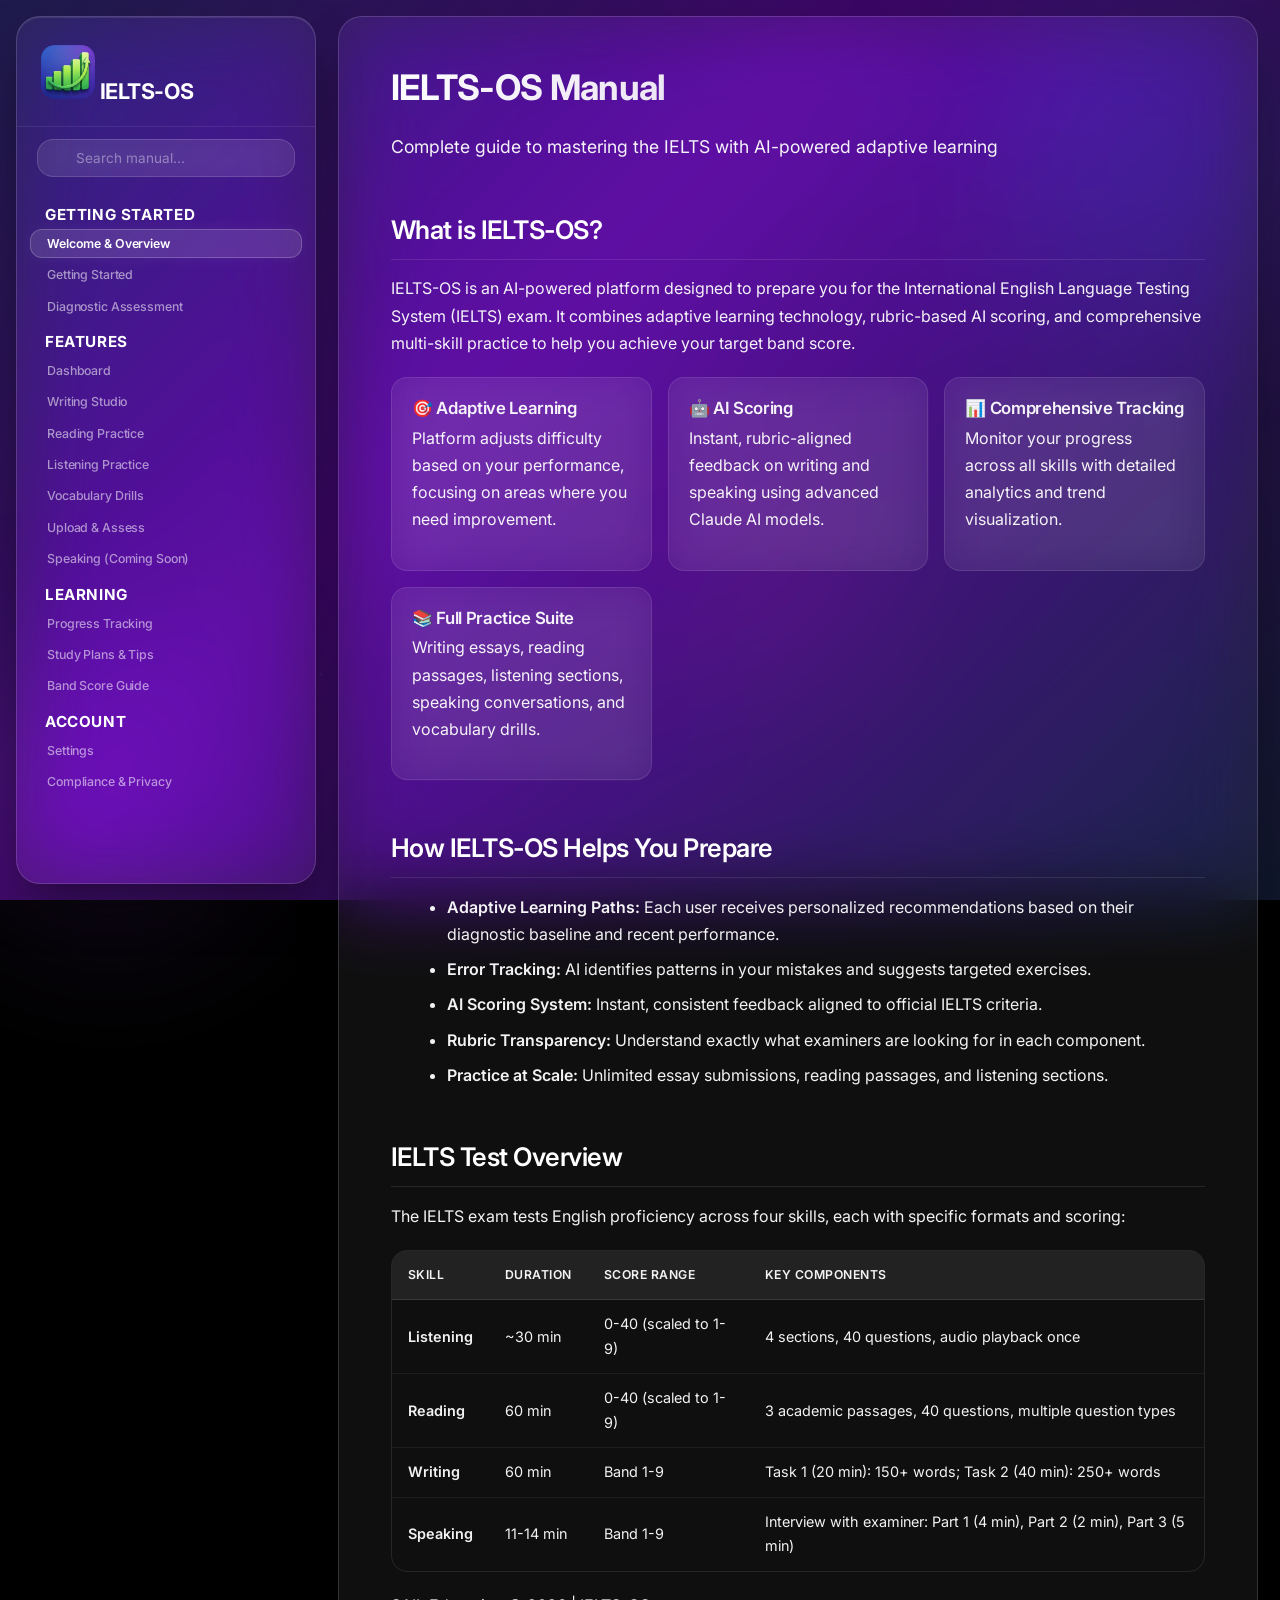
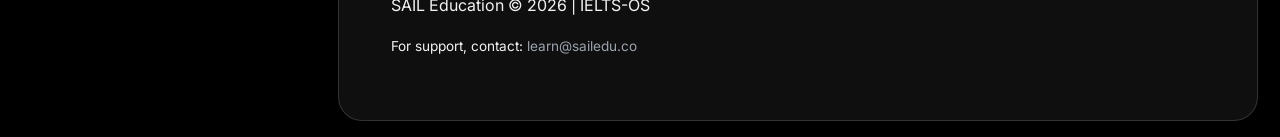
<file: IELTS-OS-Manual.html>
<!DOCTYPE html>
<html lang="en">
<head>
    <meta charset="UTF-8">
    <meta name="viewport" content="width=device-width, initial-scale=1.0">
    <title>IELTS-OS — Interactive Manual</title>
    <link href="https://fonts.googleapis.com/css2?family=Inter:wght@300;400;500;600;700&display=swap" rel="stylesheet">
    <link rel="stylesheet" href="manual-style.css">
</head>
<body>
<!-- Immersive Background -->
<div class="immersive-bg">
  <div class="gradient-base"></div>
  <div class="bg-image"></div>
  <div class="particle particle-1"></div>
  <div class="particle particle-2"></div>
  <div class="particle particle-3"></div>
  <div class="particle particle-4"></div>
  <div class="particle particle-5"></div>
  <div class="orb orb-1"></div>
  <div class="orb orb-2"></div>
  <div class="orb orb-3"></div>
</div>
<!-- Mobile Menu Button -->
<button class="mobile-menu-btn" onclick="document.querySelector('.sidebar, aside.sidebar').classList.toggle('mobile-open'); document.querySelector('.mobile-overlay').classList.toggle('active');">☰</button>
<div class="mobile-overlay" onclick="document.querySelector('.sidebar, aside.sidebar').classList.remove('mobile-open'); this.classList.remove('active');"></div>

    <div class="container">
        <!-- Sidebar Navigation -->
        <aside class="sidebar">
            <div class="sidebar-header"><img src="icons/ielts-os.png" alt="IELTS-OS" style="width:54px;height:54px;border-radius:14px;object-fit:cover;"> IELTS-OS
            </div>
            
            <div class="search-box">
                <input type="text" id="searchInput" placeholder="Search manual...">
            </div>
            
            <nav>
                <div class="nav-section">
                    <span class="nav-label">Getting Started</span>
                    <ul class="nav-list">
                        <li class="nav-item"><a href="javascript:void(0)" data-target="overview" class="nav-link">Welcome & Overview</a></li>
                        <li class="nav-item"><a href="javascript:void(0)" data-target="getting-started" class="nav-link">Getting Started</a></li>
                        <li class="nav-item"><a href="javascript:void(0)" data-target="diagnostic" class="nav-link">Diagnostic Assessment</a></li>
                    </ul>
                </div>
                
                <div class="nav-section">
                    <span class="nav-label">Features</span>
                    <ul class="nav-list">
                        <li class="nav-item"><a href="javascript:void(0)" data-target="dashboard" class="nav-link">Dashboard</a></li>
                        <li class="nav-item"><a href="javascript:void(0)" data-target="writing" class="nav-link">Writing Studio</a></li>
                        <li class="nav-item"><a href="javascript:void(0)" data-target="reading" class="nav-link">Reading Practice</a></li>
                        <li class="nav-item"><a href="javascript:void(0)" data-target="listening" class="nav-link">Listening Practice</a></li>
                        <li class="nav-item"><a href="javascript:void(0)" data-target="vocabulary" class="nav-link">Vocabulary Drills</a></li>
                        <li class="nav-item"><a href="javascript:void(0)" data-target="upload" class="nav-link">Upload & Assess</a></li>
                        <li class="nav-item"><a href="javascript:void(0)" data-target="speaking" class="nav-link">Speaking (Coming Soon)</a></li>
                    </ul>
                </div>
                
                <div class="nav-section">
                    <span class="nav-label">Learning</span>
                    <ul class="nav-list">
                        <li class="nav-item"><a href="javascript:void(0)" data-target="progress" class="nav-link">Progress Tracking</a></li>
                        <li class="nav-item"><a href="javascript:void(0)" data-target="study-plans" class="nav-link">Study Plans & Tips</a></li>
                        <li class="nav-item"><a href="javascript:void(0)" data-target="band-scales" class="nav-link">Band Score Guide</a></li>
                    </ul>
                </div>
                
                <div class="nav-section">
                    <span class="nav-label">Account</span>
                    <ul class="nav-list">
                        <li class="nav-item"><a href="javascript:void(0)" data-target="settings" class="nav-link">Settings</a></li>
                        <li class="nav-item"><a href="javascript:void(0)" data-target="compliance" class="nav-link">Compliance & Privacy</a></li>
                    </ul>
                </div>
            </nav>
        </aside>
        
        <!-- Main Content -->
        <div class="main-wrapper">
        <main class="main-content">
            <div class="content-wrapper">
                <!-- Welcome & Overview -->
                <section id="overview" class="content-section active">
                    <h1>IELTS-OS Manual</h1>
                    <p style="font-size: 1.1rem; margin-bottom: 2rem;">Complete guide to mastering the IELTS with AI-powered adaptive learning</p>
                    
                    <h2>What is IELTS-OS?</h2>
                    <p>IELTS-OS is an AI-powered platform designed to prepare you for the International English Language Testing System (IELTS) exam. It combines adaptive learning technology, rubric-based AI scoring, and comprehensive multi-skill practice to help you achieve your target band score.</p>
                    
                    <div class="feature-grid">
                        <div class="feature-card">
                            <h4>🎯 Adaptive Learning</h4>
                            <p>Platform adjusts difficulty based on your performance, focusing on areas where you need improvement.</p>
                        </div>
                        <div class="feature-card">
                            <h4>🤖 AI Scoring</h4>
                            <p>Instant, rubric-aligned feedback on writing and speaking using advanced Claude AI models.</p>
                        </div>
                        <div class="feature-card">
                            <h4>📊 Comprehensive Tracking</h4>
                            <p>Monitor your progress across all skills with detailed analytics and trend visualization.</p>
                        </div>
                        <div class="feature-card">
                            <h4>📚 Full Practice Suite</h4>
                            <p>Writing essays, reading passages, listening sections, speaking conversations, and vocabulary drills.</p>
                        </div>
                    </div>
                    
                    <h2>How IELTS-OS Helps You Prepare</h2>
                    <ul style="margin-left: 2rem;">
                        <li><strong>Adaptive Learning Paths:</strong> Each user receives personalized recommendations based on their diagnostic baseline and recent performance.</li>
                        <li><strong>Error Tracking:</strong> AI identifies patterns in your mistakes and suggests targeted exercises.</li>
                        <li><strong>AI Scoring System:</strong> Instant, consistent feedback aligned to official IELTS criteria.</li>
                        <li><strong>Rubric Transparency:</strong> Understand exactly what examiners are looking for in each component.</li>
                        <li><strong>Practice at Scale:</strong> Unlimited essay submissions, reading passages, and listening sections.</li>
                    </ul>
                    
                    <h2>IELTS Test Overview</h2>
                    <p>The IELTS exam tests English proficiency across four skills, each with specific formats and scoring:</p>
                    
                    <table>
                        <tr>
                            <th>Skill</th>
                            <th>Duration</th>
                            <th>Score Range</th>
                            <th>Key Components</th>
                        </tr>
                        <tr>
                            <td><strong>Listening</strong></td>
                            <td>~30 min</td>
                            <td>0-40 (scaled to 1-9)</td>
                            <td>4 sections, 40 questions, audio playback once</td>
                        </tr>
                        <tr>
                            <td><strong>Reading</strong></td>
                            <td>60 min</td>
                            <td>0-40 (scaled to 1-9)</td>
                            <td>3 academic passages, 40 questions, multiple question types</td>
                        </tr>
                        <tr>
                            <td><strong>Writing</strong></td>
                            <td>60 min</td>
                            <td>Band 1-9</td>
                            <td>Task 1 (20 min): 150+ words; Task 2 (40 min): 250+ words</td>
                        </tr>
                        <tr>
                            <td><strong>Speaking</strong></td>
                            <td>11-14 min</td>
                            <td>Band 1-9</td>
                            <td>Interview with examiner: Part 1 (4 min), Part 2 (2 min), Part 3 (5 min)</td>
                        </tr>
                    </table>
                    
                </section>

                <section id="band-scales" class="content-section">
                    <h2>Band Score Scale (1.0-9.0)</h2>
                    <p>IELTS scores range from 1.0 (non-user) to 9.0 (expert user). Here's what each band represents:</p>
                    
                    <table>
                        <tr>
                            <th>Band</th>
                            <th>Description</th>
                            <th>Typical Characteristics</th>
                        </tr>
                        <tr>
                            <td><strong>9.0</strong></td>
                            <td>Expert User</td>
                            <td>Fluent, accurate, sophisticated English. Rare for non-natives.</td>
                        </tr>
                        <tr>
                            <td><strong>8.0-8.5</strong></td>
                            <td>Very Good User</td>
                            <td>Fluent with occasional errors. Strong vocabulary and grammar.</td>
                        </tr>
                        <tr>
                            <td><strong>7.0-7.5</strong></td>
                            <td>Good User</td>
                            <td>Generally fluent. Some errors in complex structures. Acceptable for most universities.</td>
                        </tr>
                        <tr>
                            <td><strong>6.0-6.5</strong></td>
                            <td>Competent User</td>
                            <td>Adequate performance. Some errors but generally understood. Common target.</td>
                        </tr>
                        <tr>
                            <td><strong>5.0-5.5</strong></td>
                            <td>Modest User</td>
                            <td>Manages mostly simple language. Frequent errors in complex structures.</td>
                        </tr>
                        <tr>
                            <td><strong>4.0-4.5</strong></td>
                            <td>Limited User</td>
                            <td>Basic communication. Limited vocabulary and grammatical range.</td>
                        </tr>
                        <tr>
                            <td><strong>1.0-3.5</strong></td>
                            <td>Non/Minimal User</td>
                            <td>Minimal English ability. Significant communication barriers.</td>
                        </tr>
                    </table>
                </section>
                
                <!-- Getting Started -->
                <section id="getting-started" class="content-section">
                    <h2>Getting Started with IELTS-OS</h2>
                    
                    <h3>Creating Your Account</h3>
                    <p>Follow these steps to set up your IELTS-OS account:</p>
                    
                    <ol class="steps">
                        <li>Visit the IELTS-OS login page</li>
                        <li>Click "Sign Up" or "Create Account"</li>
                        <li>Enter your email address (this will be your login credential)</li>
                        <li>Create a strong password (minimum 8 characters recommended)</li>
                        <li>Enter your full name as it appears in official documents</li>
                        <li>Select your country and timezone</li>
                        <li>Click "Create Account" to proceed</li>
                        <li>Check your email for verification link and click to confirm</li>
                    </ol>
                    
                    <div class="tip-box">
                        <strong>Tip:</strong> Use a memorable email address. This is how we'll contact you about your progress and send periodic reports.
                    </div>
                    
                    <h3>Privacy Consent & GDPR</h3>
                    <p>After email verification, you'll be asked to review and accept our privacy policy. This is an important step to ensure compliance with GDPR regulations.</p>
                    
                    <div class="note-box">
                        <strong>Important:</strong> Your data controller is SAIL Education. We collect only essential information to provide the service. You can export or delete your data anytime from Settings.
                    </div>
                    
                    <button class="collapsible">Detailed Privacy Consent Flow</button>
                    <div class="collapsible-content">
                        <ol class="steps">
                            <li>Review "Terms of Service" (standard user agreement)</li>
                            <li>Review "Privacy Policy" (how we collect and use data)</li>
                            <li>Review "Cookie Policy" (optional tracking and analytics)</li>
                            <li>Select checkboxes for each policy you accept</li>
                            <li>Optional: Download PDF copies for your records</li>
                            <li>Click "I Accept" to proceed</li>
                            <li>Your consent timestamp is recorded for compliance</li>
                        </ol>
                        
                        <p><strong>Data Protection Officer:</strong> privacy@saileducation.com</p>
                        <p>You can withdraw consent anytime from Settings → Privacy → Consent History.</p>
                    </div>
                    
                </section>

                <section id="diagnostic" class="content-section">
                    <h2>Diagnostic Assessment</h2>
                    <p>The diagnostic assessment establishes your baseline band score and informs your personalized learning path.</p>

                    <ol class="steps">
                        <li>After creating your account, you'll be prompted to begin the Diagnostic Assessment</li>
                        <li>The assessment takes approximately 45-60 minutes (you can pause and resume)</li>
                        <li>You'll complete mini-sections across all skills: Listening (8 min), Reading (12 min), Writing (20 min), Vocabulary (10 min)</li>
                        <li>Submit your work when completed</li>
                        <li>AI processes your responses and calculates your baseline band</li>
                        <li>Your dashboard populates with recommendations</li>
                    </ol>

                    <div class="ai-box">
                        <strong>How Band is Calculated:</strong> Your diagnostic band is determined by weighted average of all components, using official IELTS rubric criteria. This ensures accuracy and consistency with real exam scoring.
                    </div>

                    <h3>Setting Your Target Band</h3>
                    <p>After the diagnostic assessment, you'll be prompted to set your target band score. This helps personalize your study recommendations.</p>

                    <div class="tip-box">
                        <strong>Recommendation:</strong> Set a realistic target 0.5-1.5 bands above your diagnostic. For example, if you scored 5.5, aim for 6.5-7.0. This provides motivation while remaining achievable.
                    </div>

                    <h3>Understanding Your Dashboard</h3>
                    <p>Once your account is complete, you'll land on your personalized dashboard. Here's what you'll see:</p>
                </section>
                
                <!-- Dashboard -->
                <section id="dashboard" class="content-section">
                    <h2>Dashboard Overview</h2>
                    
                    <h3>Band Ring Display</h3>
                    <p>The center of your dashboard features a visual "band ring" showing your progress toward your target.</p>
                    
                    <div class="band-ring">
                        <div>
                            <div class="ring" style="background: conic-gradient(#0D9A7C 0deg, #0D9A7C 180deg, #2a3444 180deg, #2a3444 360deg);">
                                <div class="ring-inner">
                                    <div class="ring-value">6.5</div>
                                    <div class="ring-label">Current</div>
                                </div>
                            </div>
                        </div>
                        <div style="color: #8b94a7; font-size: 1.5rem;">→</div>
                        <div>
                            <div class="ring" style="background: conic-gradient(#F5A623 0deg, #F5A623 45deg, #2a3444 45deg, #2a3444 360deg);">
                                <div class="ring-inner">
                                    <div class="ring-value">7.5</div>
                                    <div class="ring-label">Target</div>
                                </div>
                            </div>
                        </div>
                    </div>
                    
                    <p>The ring shows your current band (filled) and target band (goal). As you complete practice activities, your current band updates based on performance.</p>
                    
                    <h3>Quick Stats Card</h3>
                    <p>Below the band ring, you'll see your progress metrics:</p>
                    
                    <ul style="margin-left: 2rem;">
                        <li><strong>Tests Completed:</strong> Total number of full practice tests you've submitted</li>
                        <li><strong>Practice Hours:</strong> Cumulative time spent on all learning activities</li>
                        <li><strong>Study Streak:</strong> Consecutive days you've practiced (encourages consistency)</li>
                        <li><strong>Band Trend:</strong> Arrow indicator showing whether your band is trending up, stable, or down</li>
                    </ul>
                    
                    <h3>Skill Access Cards</h3>
                    <p>Six large, clickable cards provide quick access to each practice area:</p>
                    
                    <table>
                        <tr>
                            <th>Card</th>
                            <th>What You Can Do</th>
                        </tr>
                        <tr>
                            <td><strong>Writing Studio</strong></td>
                            <td>Practice Task 1 & Task 2 essays with AI scoring</td>
                        </tr>
                        <tr>
                            <td><strong>Reading Practice</strong></td>
                            <td>Timed academic reading sections with 40 questions</td>
                        </tr>
                        <tr>
                            <td><strong>Listening Practice</strong></td>
                            <td>4-section listening tests with audio controls</td>
                        </tr>
                        <tr>
                            <td><strong>Vocabulary Drills</strong></td>
                            <td>Spaced repetition word learning at your band level</td>
                        </tr>
                        <tr>
                            <td><strong>Upload & Assess</strong></td>
                            <td>Upload essays or reports for AI scoring</td>
                        </tr>
                        <tr>
                            <td><strong>Speaking (Soon)</strong></td>
                            <td>AI conversation partner and fluency tracking (coming)</td>
                        </tr>
                    </table>
                    
                    <h3>Progress Preview Chart</h3>
                    <p>A mini line chart shows your last 5 assessment results, helping you visualize trend direction (improving, stable, declining).</p>
                    
                    <h3>Recommended Next Action</h3>
                    <p>Based on your diagnostic and recent activity, IELTS-OS suggests which skill to focus on. For example: "Your Reading score dropped 0.5 bands. Try 2 reading sections this week."</p>
                    
                    <h3>Study Streak Counter</h3>
                    <p>A calendar heatmap shows which days you've studied. Consistency is key to improvement; aim for 5-6 days per week.</p>
                </section>
                
                <!-- Writing Studio -->
                <section id="writing" class="content-section">
                    <h2>Writing Studio</h2>
                    
                    <h3>Overview</h3>
                    <p>Writing Studio is where you practice both IELTS Task 1 (descriptive writing: 150+ words, 20 minutes) and Task 2 (argumentative/discursive essay: 250+ words, 40 minutes). Each submission receives instant AI scoring and detailed rubric feedback.</p>
                    
                    <div class="ai-box">
                        <strong>AI Scoring:</strong> Your essays are scored using Claude AI aligned with official IELTS Writing rubric criteria: Task Achievement/Response, Coherence & Cohesion, Lexical Resource, and Grammatical Range & Accuracy.
                    </div>
                    
                    <h3>Step-by-Step Writing Walkthrough</h3>
                    
                    <ol class="steps">
                        <li><strong>Select an Essay Topic:</strong> Click "New Essay" and choose from the essay bank. Topics are tagged by difficulty (Band 5-6, 6-7, 7-8, 8-9) and task type (Task 1 or Task 2).</li>
                        
                        <li><strong>Set Writing Time:</strong> Choose a timer (20 min for Task 1, 40 min for Task 2, or custom). The timer starts when you begin typing and can be paused.</li>
                        
                        <li><strong>Compose Your Essay:</strong> Use the rich-text editor to write. Features include:
                            <ul style="margin-left: 2rem; margin-top: 0.5rem;">
                                <li>Live word count (stays visible)</li>
                                <li>Minimal distraction—full-screen mode available</li>
                                <li>Auto-save every 30 seconds</li>
                                <li>Basic formatting: bold, italic, underline</li>
                                <li>No spell-check (mimics real exam conditions)</li>
                            </ul>
                        </li>
                        
                        <li><strong>Submit for Assessment:</strong> Click "Submit Essay" to send for AI scoring. Processing typically takes 30-60 seconds.</li>
                        
                        <li><strong>Receive Band Score & Rubric Breakdown:</strong> After processing, you'll see:
                            <ul style="margin-left: 2rem; margin-top: 0.5rem;">
                                <li>Overall Band Score (e.g., 6.5)</li>
                                <li>Scores for each of the 4 criteria</li>
                                <li>Written feedback on strengths and areas for improvement</li>
                                <li>Example corrections for language errors</li>
                            </ul>
                        </li>
                        
                        <li><strong>View Model Answer Comparison:</strong> IELTS-OS shows a model answer for the same topic (Band 7-8 level). Compare your structure, vocabulary, and grammar to understand expectations.</li>
                        
                        <li><strong>Rewrite and Resubmit:</strong> Make improvements based on feedback and submit again. Each submission is tracked in your history.</li>
                    </ol>
                    
                    <h3>IELTS Writing Rubric Explained</h3>
                    <p>Your essays are scored on these 4 criteria, each equally weighted (25% each):</p>
                    
                    <button class="collapsible">Task Achievement / Response</button>
                    <div class="collapsible-content">
                        <p><strong>What it measures:</strong> How well you address the task prompt and provide relevant information.</p>
                        <p><strong>Band 7-9:</strong> Fully addresses the task with accurate, well-developed information. Task 2: takes clear position and supports with detailed examples. Task 1: describes all main features.</p>
                        <p><strong>Band 5-6:</strong> Addresses most of the task. Information is mostly accurate but may lack development. Minor irrelevancies.</p>
                        <p><strong>Band 4:</strong> Attempts the task but misses key aspects. Information may be inaccurate or underdeveloped.</p>
                        <p><strong>Tips to improve:</strong> Reread the prompt twice before writing. Ensure every paragraph directly answers the question. Include specific examples.</p>
                    </div>
                    
                    <button class="collapsible">Coherence & Cohesion</button>
                    <div class="collapsible-content">
                        <p><strong>What it measures:</strong> How logically organized your ideas are and how well sentences/paragraphs connect.</p>
                        <p><strong>Band 7-9:</strong> Clear progression of ideas. Paragraphs are well-structured. Transitions between ideas are smooth (however, therefore, furthermore). Pronouns and referencing are clear.</p>
                        <p><strong>Band 5-6:</strong> Ideas are organized but progression may be unclear. Some conjunctions and transitions present but not always accurate. Mostly clear references.</p>
                        <p><strong>Band 4:</strong> Limited organization. Few transitional phrases. Some confusing references or pronoun errors.</p>
                        <p><strong>Tips to improve:</strong> Use a clear structure: intro (1 para) → body (2-3 para, each with one main idea) → conclusion. Use topic sentences. Use transitional words (firstly, moreover, in conclusion, etc.). Check that "it" and "this" clearly refer to something.</p>
                    </div>
                    
                    <button class="collapsible">Lexical Resource</button>
                    <div class="collapsible-content">
                        <p><strong>What it measures:</strong> Your vocabulary range and accuracy of word choice.</p>
                        <p><strong>Band 7-9:</strong> Wide vocabulary range. Uses less common words accurately. Shows awareness of synonyms and registers (formal/informal). Correct spelling and word forms.</p>
                        <p><strong>Band 5-6:</strong> Adequate vocabulary for the task. Some variety but often repetitive. May use common phrases. Minor spelling/word-form errors.</p>
                        <p><strong>Band 4:</strong> Limited vocabulary. Frequent repetition. Common errors in word choice or spelling.</p>
                        <p><strong>Tips to improve:</strong> Learn collocations (common word pairs: "strong evidence," "significant increase"). Use synonyms to avoid repetition. Check word forms (noun, verb, adjective, adverb). Study academic vocabulary lists.</p>
                    </div>
                    
                    <button class="collapsible">Grammatical Range & Accuracy</button>
                    <div class="collapsible-content">
                        <p><strong>What it measures:</strong> Complexity of sentence structures and accuracy of grammar.</p>
                        <p><strong>Band 7-9:</strong> Uses complex sentences with multiple clauses accurately. Various tenses used correctly. Rare errors that don't impede communication. Strong control of grammar.</p>
                        <p><strong>Band 5-6:</strong> Mostly correct simple and some complex sentences. Generally accurate tenses but occasional errors in more complex structures. Most errors don't affect understanding.</p>
                        <p><strong>Band 4:</strong> Simple sentences mostly correct. Frequent errors in tense, subject-verb agreement, or complex structures. Errors sometimes obstruct meaning.</p>
                        <p><strong>Tips to improve:</strong> Practice complex sentences with dependent clauses (using "although," "because," "which," etc.). Review tense usage: simple present for facts, present perfect for recent actions, conditionals for hypotheticals. Proofread for subject-verb agreement and prepositions.</p>
                    </div>
                    
                    <h3>Task 1 vs Task 2 Differences</h3>
                    
                    <table>
                        <tr>
                            <th>Aspect</th>
                            <th>Task 1 (Academic)</th>
                            <th>Task 2</th>
                        </tr>
                        <tr>
                            <td><strong>Time Limit</strong></td>
                            <td>20 minutes</td>
                            <td>40 minutes</td>
                        </tr>
                        <tr>
                            <td><strong>Word Count</strong></td>
                            <td>Minimum 150 words</td>
                            <td>Minimum 250 words</td>
                        </tr>
                        <tr>
                            <td><strong>Task Type</strong></td>
                            <td>Describe a visual: chart, graph, table, diagram, map, or process</td>
                            <td>Write an essay: Agree/Disagree, Discuss Both Views, Problem/Solution, or Opinion</td>
                        </tr>
                        <tr>
                            <td><strong>Style</strong></td>
                            <td>Formal, objective, factual</td>
                            <td>Formal, argumentative, personal stance</td>
                        </tr>
                        <tr>
                            <td><strong>Focus</strong></td>
                            <td>Describe accurately; highlight key features</td>
                            <td>Persuade with arguments; support with examples</td>
                        </tr>
                    </table>
                    
                    <div class="tip-box">
                        <strong>Pro Tip:</strong> Task 1 is worth 33% of Writing band; Task 2 is 67%. However, many test-takers rush Task 1 to finish Task 2. Instead, allocate time: spend 20 min on Task 1 (including planning), 40 min on Task 2 (including planning and checking).
                    </div>
                    
                    <h3>Tips for Improving Your Writing Score</h3>
                    <ul style="margin-left: 2rem;">
                        <li><strong>Plan Before Writing:</strong> Spend 2-3 minutes noting your main ideas and structure before you start. This prevents rambling.</li>
                        <li><strong>Write in Paragraphs:</strong> Each paragraph should have one main idea. Use topic sentences and supporting sentences.</li>
                        <li><strong>Vary Sentence Length:</strong> Mix short punchy sentences with longer complex ones. This shows grammatical range.</li>
                        <li><strong>Check Word Counts:</strong> Task 1 minimum 150 words, Task 2 minimum 250 words. Going under means penalty.</li>
                        <li><strong>Avoid Casual Language:</strong> IELTS Writing requires formal register. Replace "kids" with "children," "cause" (verb) with "result in," etc.</li>
                        <li><strong>Use Passive Voice Sparingly:</strong> Task 1 (graphs/charts) may need passive voice. Task 2: overuse of passive voice suggests limited grammatical range.</li>
                        <li><strong>Practice Tense Consistency:</strong> Task 1 uses simple present (graph shows...). Task 2: review your tense choices (past for examples, present for general truths).</li>
                        <li><strong>Proofread (Last 2-3 min):</strong> Check for typos, missing articles (a, the), subject-verb agreement, prepositions.</li>
                    </ul>
                </section>
                
                <!-- Reading Practice -->
                <section id="reading" class="content-section">
                    <h2>Reading Practice</h2>
                    
                    <h3>Overview</h3>
                    <p>IELTS Reading requires you to answer 40 questions across three academic passages within 60 minutes. IELTS-OS provides practice sets at multiple difficulty levels with instant feedback.</p>
                    
                    <h3>Question Types Explained</h3>
                    
                    <button class="collapsible">Multiple Choice (A/B/C/D)</button>
                    <div class="collapsible-content">
                        <p><strong>Format:</strong> Question with 4 options (A, B, C, D). Select one correct answer.</p>
                        <p><strong>Skill tested:</strong> Understanding main ideas, details, and implications.</p>
                        <p><strong>Strategy:</strong> Read the question carefully. Skim the passage for key terms from the question. Reread that section. Eliminate obviously wrong answers first.</p>
                    </div>
                    
                    <button class="collapsible">True / False / Not Given</button>
                    <div class="collapsible-content">
                        <p><strong>Format:</strong> Statement about the passage. Choose True (directly states), False (contradicts), or Not Given (not mentioned).</p>
                        <p><strong>Skill tested:</strong> Distinguishing between information in the passage, opposite information, and absent information.</p>
                        <p><strong>Strategy:</strong> "Not Given" is different from "False." If the passage doesn't mention something, it's Not Given (not False). Look for exact or paraphrased matches in the passage.</p>
                    </div>
                    
                    <button class="collapsible">Matching Headings</button>
                    <div class="collapsible-content">
                        <p><strong>Format:</strong> List of headings (usually more than needed). Match each paragraph to its best heading.</p>
                        <p><strong>Skill tested:</strong> Identifying main ideas of paragraphs.</p>
                        <p><strong>Strategy:</strong> Read each paragraph quickly and note its main idea. Find the heading that best summarizes it (not just a detail). Headings are often paraphrased, not word-for-word.</p>
                    </div>
                    
                    <button class="collapsible">Sentence Completion</button>
                    <div class="collapsible-content">
                        <p><strong>Format:</strong> Incomplete sentence. Complete it using words from the passage (word limit given: usually 1-3 words).</p>
                        <p><strong>Skill tested:</strong> Locating and extracting specific information.</p>
                        <p><strong>Strategy:</strong> Underline the key terms in the incomplete sentence. Find them in the passage. Copy the exact words that fit (including spelling and grammar).</p>
                    </div>
                    
                    <button class="collapsible">Short Answer Questions</button>
                    <div class="collapsible-content">
                        <p><strong>Format:</strong> Question that requires a brief answer in 1-3 words from the passage.</p>
                        <p><strong>Skill tested:</strong> Locating and extracting specific factual information.</p>
                        <p><strong>Strategy:</strong> Similar to sentence completion. Find the relevant sentence in the passage and extract the answer word-for-word.</p>
                    </div>
                    
                    <h3>Step-by-Step Reading Practice Walkthrough</h3>
                    
                    <ol class="steps">
                        <li><strong>Select a Passage Set:</strong> Click "New Reading Test" and choose difficulty (Band 5-6, 6-7, 7-8, 8-9). You can also filter by question type mix.</li>
                        
                        <li><strong>Start the Timed Section:</strong> Click "Begin Test." A 60-minute timer starts. You'll see all 3 passages with 40 questions total.</li>
                        
                        <li><strong>Read First Passage & Answer Questions:</strong> Read passage 1 (typically 700-800 words). Then answer questions 1-13 (approximately). You can scroll between the passage and questions.</li>
                        
                        <li><strong>Move Through Passages 2 & 3:</strong> Repeat for passages 2 and 3. Manage your time: aim for ~20 minutes per passage.</li>
                        
                        <li><strong>Submit Answers:</strong> Click "Submit Test" when finished or time expires. System automatically grades all answers.</li>
                        
                        <li><strong>View Immediate Feedback:</strong> You'll see:
                            <ul style="margin-left: 2rem; margin-top: 0.5rem;">
                                <li>Marked answer sheet (correct/incorrect)</li>
                                <li>Correct answers highlighted</li>
                                <li>Explanations for each question</li>
                                <li>Section score out of 40</li>
                                <li>Converted band score (0-40 scales to Band 1-9)</li>
                            </ul>
                        </li>
                        
                        <li><strong>Review Explanations:</strong> Click any question to see detailed explanation. Understand why incorrect answers were wrong.</li>
                    </ol>
                    
                    <h3>Reading Strategies & Tips</h3>
                    <ul style="margin-left: 2rem;">
                        <li><strong>Skim Before Deep Reading:</strong> Quickly read the first sentence of each paragraph to understand the passage structure. Then tackle questions.</li>
                        <li><strong>Underline Key Terms in Questions:</strong> Before searching the passage, note important words. This speeds up location finding.</li>
                        <li><strong>Match Paraphrases:</strong> The passage rarely uses exact question wording. Recognize synonyms and rephrasing.</li>
                        <li><strong>Avoid Over-Inference:</strong> Base answers strictly on the passage. Don't use outside knowledge, even if you think it's correct.</li>
                        <li><strong>Manage Time Carefully:</strong> If stuck on a question, mark it and move on. Come back if you have time. 40 questions in 60 min ≈ 1.5 min per question.</li>
                        <li><strong>Use Passage Numbers:</strong> Questions usually follow passage order. Passage 1 questions appear first, then passage 2, etc. Use this to predict where to search.</li>
                    </ul>
                    
                    <h3>Time Management for Reading</h3>
                    <div class="band-box">
                        <p><strong>Recommended Time Allocation:</strong></p>
                        <ul style="margin-left: 2rem;">
                            <li><strong>Passage 1 (minutes 0-20):</strong> Skim (2 min) → Answer questions (18 min)</li>
                            <li><strong>Passage 2 (minutes 20-40):</strong> Skim (2 min) → Answer questions (18 min)</li>
                            <li><strong>Passage 3 (minutes 40-55):</strong> Skim (2 min) → Answer questions (13 min)</li>
                            <li><strong>Buffer (minutes 55-60):</strong> Review flagged questions, check answers</li>
                        </ul>
                    </div>
                </section>
                
                <!-- Listening Practice -->
                <section id="listening" class="content-section">
                    <h2>Listening Practice</h2>
                    
                    <h3>Overview</h3>
                    <p>IELTS Listening has 4 sections with different themes and question types. You hear each section once (no replay), so focus is critical. IELTS-OS provides unlimited practice with transcript access and instant marking.</p>
                    
                    <h3>The 4 Listening Sections</h3>
                    
                    <button class="collapsible">Section 1: Conversation (Social Context)</button>
                    <div class="collapsible-content">
                        <p><strong>Format:</strong> Conversation between 2 people in everyday situations (e.g., booking accommodation, inquiring about a course, making a complaint).</p>
                        <p><strong>Length:</strong> ~3 minutes</p>
                        <p><strong>Focus:</strong> Specific information, details, spelling, numbers.</p>
                        <p><strong>Question types:</strong> Form completion, note-taking, multiple choice</p>
                        <p><strong>Tip:</strong> Listen for keywords and speaker's purpose. The first speaker sets context; the second asks questions or provides information.</p>
                    </div>
                    
                    <button class="collapsible">Section 2: Monologue (Social Context)</button>
                    <div class="collapsible-content">
                        <p><strong>Format:</strong> One speaker (e.g., tour guide, event organizer, announcer) presenting information to a group.</p>
                        <p><strong>Length:</strong> ~3 minutes</p>
                        <p><strong>Focus:</strong> Main information, supporting details, descriptions.</p>
                        <p><strong>Question types:</strong> Matching, sentence completion, multiple choice, plan/map labeling</p>
                        <p><strong>Tip:</strong> Predict what information will come (dates, prices, locations). Focus on transitions (the next thing..., before that...).</p>
                    </div>
                    
                    <button class="collapsible">Section 3: Academic Discussion</button>
                    <div class="collapsible-content">
                        <p><strong>Format:</strong> Conversation between 2-3 people (typically student and tutor) discussing an academic topic or project.</p>
                        <p><strong>Length:</strong> ~3-4 minutes</p>
                        <p><strong>Focus:</strong> Understanding discussion flow, opinions, conclusions, academic vocabulary.</p>
                        <p><strong>Question types:</strong> Multiple choice, matching, form/table completion</p>
                        <p><strong>Tip:</strong> Recognize disagreements and changes of mind ("Actually, I think..."). Note academic terms and how they're used.</p>
                    </div>
                    
                    <button class="collapsible">Section 4: Academic Lecture</button>
                    <div class="collapsible-content">
                        <p><strong>Format:</strong> One speaker delivering an academic lecture on a topic in science, history, geography, etc.</p>
                        <p><strong>Length:</strong> ~3-4 minutes</p>
                        <p><strong>Focus:</strong> Main ideas, explanations, examples, definitions.</p>
                        <p><strong>Question types:</strong> Sentence completion, note-taking, summary completion, classification</p>
                        <p><strong>Tip:</strong> Listen for signposts ("There are three main causes..."). Predict what comes after ("Let's look at the first one...").</p>
                    </div>
                    
                    <h3>Common Question Types</h3>
                    
                    <ul style="margin-left: 2rem;">
                        <li><strong>Multiple Choice:</strong> Choose the best answer from A, B, C, or D.</li>
                        <li><strong>Short Answer:</strong> Answer in 1-3 words (from the audio, not your knowledge).</li>
                        <li><strong>Form Completion:</strong> Fill in a form with information you hear (names, numbers, dates, prices).</li>
                        <li><strong>Sentence Completion:</strong> Complete sentences using words from the audio (word limit usually 1-3 words).</li>
                        <li><strong>Matching:</strong> Match ideas, people, or activities to descriptions from the audio.</li>
                        <li><strong>Summary/Classification:</strong> Classify statements or summarize information heard.</li>
                    </ul>
                    
                    <h3>Audio Controls & Features</h3>
                    <p>When you start a listening test, you'll have these controls:</p>
                    
                    <ul style="margin-left: 2rem;">
                        <li><strong>Play/Pause Button:</strong> Start and pause the audio (you control when to listen).</li>
                        <li><strong>Progress Bar:</strong> Shows where you are in the section.</li>
                        <li><strong>Speed Control:</strong> Slow down to 0.8x or 0.9x if needed (not available on real exam, so use sparingly).</li>
                        <li><strong>Volume:</strong> Adjust volume as needed.</li>
                        <li><strong>Skip to Section:</strong> Jump directly to Section 2, 3, or 4 (after Section 1 is answered).</li>
                        <li><strong>Question Navigator:</strong> See all questions and click to jump between them.</li>
                    </ul>
                    
                    <h3>After Completion: Transcripts & Marking</h3>
                    <p>Once you submit your listening test:</p>
                    
                    <ol class="steps">
                        <li>Your answers are instantly marked (correct/incorrect).</li>
                        <li>You can toggle on the full audio transcript to read what you heard.</li>
                        <li>Correct answers are highlighted; explanations provided for wrong answers.</li>
                        <li>Your raw score (out of 40) is converted to IELTS Band (1-9).</li>
                        <li>Breakdown by section shows which sections need improvement.</li>
                    </ol>
                    
                    <h3>Listening Tips & Strategies</h3>
                    <ul style="margin-left: 2rem;">
                        <li><strong>Read Questions First:</strong> Before audio plays, read questions and underline key words. This preps your mind for what to listen for.</li>
                        <li><strong>Predict Answers:</strong> Based on the question and context, predict what kind of answer to expect (a name, a number, a reason).</li>
                        <li><strong>Write Quickly:</strong> Don't worry about grammar or spelling during the test. Write keywords. You can refine later.</li>
                        <li><strong>Don't Pause Repeatedly:</strong> Try to listen in natural flow. Constant pausing disrupts comprehension.</li>
                        <li><strong>Check Spelling & Grammar:</strong> In the 10-minute transfer time (real exam), check your written answers for spelling and grammar. This can prevent "wrong" answers due to typos.</li>
                        <li><strong>Listen for Synonyms:</strong> The audio rarely uses exact question wording. Listen for similar meanings and paraphrasing.</li>
                        <li><strong>Note Numbers Carefully:</strong> Listening tests often have numbers (prices, quantities, years). Listen very carefully to these.</li>
                    </ul>
                </section>
                
                <!-- Vocabulary Drills -->
                <section id="vocabulary" class="content-section">
                    <h2>Vocabulary Drills</h2>
                    
                    <h3>Overview</h3>
                    <p>Vocabulary is essential for IELTS success. IELTS-OS uses spaced repetition (showing words at optimal intervals) to ensure long-term retention. Vocabulary is organized by band level to match your goals.</p>
                    
                    <h3>Practice Modes</h3>
                    
                    <button class="collapsible">Definition Matching</button>
                    <div class="collapsible-content">
                        <p>A word is shown with 4 possible definitions. Select the correct one.</p>
                        <p><strong>Skill:</strong> Understanding word meaning.</p>
                        <p><strong>Strategy:</strong> If you're unsure, eliminate obviously wrong definitions. Think about word families and roots.</p>
                    </div>
                    
                    <button class="collapsible">Sentence Completion</button>
                    <div class="collapsible-content">
                        <p>A sentence with a blank appears. Select the correct word to complete it (from 4 options).</p>
                        <p><strong>Skill:</strong> Understanding word usage in context.</p>
                        <p><strong>Strategy:</strong> Read the full sentence for context clues. Even if you don't know the word, context may help.</p>
                    </div>
                    
                    <button class="collapsible">Word Family Building</button>
                    <div class="collapsible-content">
                        <p>Given a word (e.g., "contribute"), generate its word family (contributes, contributor, contribution, contributory). You type the variants.</p>
                        <p><strong>Skill:</strong> Understanding how words change form (noun, verb, adjective, adverb).</p>
                        <p><strong>Strategy:</strong> Know common suffixes: -tion (noun), -ent/-ing (adjective), -ly (adverb), -able (adjective).</p>
                    </div>
                    
                    <button class="collapsible">Context-Based Selection</button>
                    <div class="collapsible-content">
                        <p>A short passage is given with a blank. Choose the word that best fits (from 4 options).</p>
                        <p><strong>Skill:</strong> Using broader context to understand word usage.</p>
                        <p><strong>Strategy:</strong> Read the full passage, not just the sentence with the blank. Context helps disambiguate.</p>
                    </div>
                    
                    <h3>Band-Level Vocabulary Tiers</h3>
                    
                    <table>
                        <tr>
                            <th>Band Level</th>
                            <th>Word Count Target</th>
                            <th>Focus</th>
                        </tr>
                        <tr>
                            <td><strong>Band 5-6</strong></td>
                            <td>2,000 common words</td>
                            <td>Everyday vocabulary, basic academic words, common phrasal verbs</td>
                        </tr>
                        <tr>
                            <td><strong>Band 6-7</strong></td>
                            <td>2,500 words</td>
                            <td>Less common words, more phrasal verbs, topic-specific vocabulary</td>
                        </tr>
                        <tr>
                            <td><strong>Band 7-8</strong></td>
                            <td>3,000+ words</td>
                            <td>Sophisticated vocabulary, synonyms, nuanced word choices, advanced collocations</td>
                        </tr>
                        <tr>
                            <td><strong>Band 8-9</strong></td>
                            <td>3,500+ words</td>
                            <td>Rare and specialized vocabulary, deep word knowledge, precise word selection</td>
                        </tr>
                    </table>
                    
                    <h3>Academic Collocations</h3>
                    <p>Collocations are words that frequently appear together (e.g., "strong evidence," "significant increase"). IELTS-OS includes a dedicated collocation module for each band level.</p>
                    
                    <div class="tip-box">
                        <strong>Tip:</strong> Learning collocations is more valuable than isolated words. In writing, using correct collocations shows advanced vocabulary knowledge and earns higher scores.
                    </div>
                    
                    <h3>Progress Tracking Per Word</h3>
                    <p>Each word you drill shows:</p>
                    <ul style="margin-left: 2rem;">
                        <li><strong>Mastery Level:</strong> Not started → Learning → Familiar → Mastered (based on correct/incorrect responses)</li>
                        <li><strong>Times Seen:</strong> How many times you've encountered the word</li>
                        <li><strong>Last Reviewed:</strong> When you last saw this word (spaced repetition schedules next review)</li>
                        <li><strong>Confidence:</strong> Your self-assessed confidence on this word (optional)</li>
                    </ul>
                    
                    <h3>Custom Word Lists</h3>
                    <p>You can create personal word lists:</p>
                    <ol class="steps">
                        <li>Click "Create Custom List" and name it (e.g., "Medical Terms," "Business Vocab").</li>
                        <li>Add words by typing or pasting (one per line).</li>
                        <li>Add definitions, examples, and notes.</li>
                        <li>Practice this list like any other (all modes available).</li>
                    </ol>
                    
                    <h3>Streak & Mastery Tracking</h3>
                    <p>A calendar heatmap shows your vocabulary study consistency. A "Mastery Score" (0-100%) tracks the percentage of your chosen word list that you've mastered. Aim for 95%+ mastery before taking an IELTS test.</p>
                </section>
                
                <!-- Upload & Assess -->
                <section id="upload" class="content-section">
                    <h2>Upload & Assess</h2>
                    
                    <h3>What You Can Upload</h3>
                    <p>IELTS-OS lets you upload documents beyond structured practice. Supported formats:</p>
                    <ul style="margin-left: 2rem;">
                        <li>Essays (Task 1 & Task 2 style)</li>
                        <li>Reports or business writing</li>
                        <li>Letters (complaint, formal request, etc.)</li>
                        <li>.txt, .doc, .docx, .pdf files (plain text preferred)</li>
                    </ul>
                    
                    <h3>Step-by-Step Upload & Assessment</h3>
                    
                    <ol class="steps">
                        <li><strong>Click "Upload & Assess":</strong> From the dashboard, click this card or go to Upload from the sidebar.</li>
                        
                        <li><strong>Select File:</strong> Click "Choose File" and select your document from your computer.</li>
                        
                        <li><strong>Confirm Assignment Type:</strong> Select whether this is a Task 1 essay, Task 2 essay, Letter, Report, or Other.</li>
                        
                        <li><strong>Add Context (Optional):</strong> If you want feedback on a specific aspect, add a note (e.g., "Focus on coherence"). This doesn't affect scoring but helps guide feedback.</li>
                        
                        <li><strong>Submit for Assessment:</strong> Click "Submit." Processing typically takes 1-2 minutes.</li>
                        
                        <li><strong>Receive Detailed Feedback Report:</strong> Your assessment report includes:
                            <ul style="margin-left: 2rem; margin-top: 0.5rem;">
                                <li>Overall Band Score (e.g., 6.5)</li>
                                <li>Scores for the 4 IELTS Writing criteria</li>
                                <li>Written feedback (strengths and areas for improvement)</li>
                                <li>Specific error examples with explanations</li>
                                <li>Suggestions for revision</li>
                            </ul>
                        </li>
                        
                        <li><strong>Download Rubric Report:</strong> Export a detailed PDF rubric showing your scores across all criteria. Great for tracking progress over multiple submissions.</li>
                        
                        <li><strong>Revise & Resubmit:</strong> Make improvements and upload again. Each submission is versioned (Upload 1, Upload 2, etc.), and you can compare scores over time.</li>
                    </ol>
                    
                    <h3>Rubric Categories (Same as Writing Studio)</h3>
                    <p>Uploads are assessed using the official IELTS Writing rubric:</p>
                    <ul style="margin-left: 2rem;">
                        <li><strong>Task Achievement / Response (25%)</strong></li>
                        <li><strong>Coherence & Cohesion (25%)</strong></li>
                        <li><strong>Lexical Resource (25%)</strong></li>
                        <li><strong>Grammatical Range & Accuracy (25%)</strong></li>
                    </ul>
                    
                    <h3>Submission History & Versioning</h3>
                    <p>All your uploads are saved in your Submission History. For each submission, you can:</p>
                    <ul style="margin-left: 2rem;">
                        <li>View the feedback report (anytime)</li>
                        <li>Download the PDF rubric</li>
                        <li>View the original file you submitted</li>
                        <li>See submission date and band score</li>
                        <li>Compare scores across multiple submissions (useful for tracking improvement)</li>
                    </ul>
                </section>
                
                <!-- Speaking -->
                <section id="speaking" class="content-section">
                    <h2>Speaking (Coming Soon)</h2>
                    
                    <h3>What to Expect</h3>
                    <p>IELTS-OS Speaking module is currently in development and will be available in Q2 2026. This section will provide AI-powered speaking practice aligned with the IELTS Speaking exam.</p>
                    
                    <h3>Planned Features</h3>
                    <ul style="margin-left: 2rem;">
                        <li><strong>AI Conversation Partner:</strong> Chat with an AI that simulates an IELTS examiner or real-life conversation scenarios.</li>
                        <li><strong>Fluency Tracking:</strong> Monitor your speech speed, pause frequency, filler words (um, like, you know).</li>
                        <li><strong>Pronunciation Feedback:</strong> AI analyzes your pronunciation and suggests improvements (available with microphone access).</li>
                        <li><strong>Band Score Estimation:</strong> After conversations, receive an estimated speaking band based on fluency, vocabulary, grammar, and pronunciation.</li>
                    </ul>
                    
                    <h3>How to Prepare in the Meantime</h3>
                    <ul style="margin-left: 2rem;">
                        <li>Use the Vocabulary Drills to build speaking vocabulary.</li>
                        <li>Read the Speaking Tips section (below) and practice speaking aloud on those topics.</li>
                        <li>Record yourself speaking and listen for errors.</li>
                        <li>Practice with a partner or tutor if possible.</li>
                    </ul>
                </section>
                
                <!-- Progress Tracking -->
                <section id="progress" class="content-section">
                    <h2>Progress Tracking & Analytics</h2>
                    
                    <h3>Band Progression Over Time</h3>
                    <p>A main chart on your Analytics page shows your overall band score trend (line graph). Each point represents a full test or submitted essay. This helps you visualize improvement trajectory.</p>
                    
                    <div class="tip-box">
                        <strong>Tip:</strong> Improvement typically plateaus around Bands 6-7. Expect slower progress at higher levels. Don't be discouraged if your band plateaus; this is normal and means you're reaching advanced proficiency.
                    </div>
                    
                    <h3>Per-Skill Breakdown</h3>
                    <p>A four-panel chart shows separate trend lines for:</p>
                    <ul style="margin-left: 2rem;">
                        <li><strong>Writing:</strong> Average of all essay submissions</li>
                        <li><strong>Reading:</strong> Average of all reading tests</li>
                        <li><strong>Listening:</strong> Average of all listening tests</li>
                        <li><strong>Vocabulary:</strong> Mastery % of selected word list</li>
                    </ul>
                    
                    <h3>Current vs Target vs Diagnostic Comparison</h3>
                    <p>A three-way bar chart compares:</p>
                    <ul style="margin-left: 2rem;">
                        <li><strong>Diagnostic Band:</strong> Your baseline (shown in gray)</li>
                        <li><strong>Target Band:</strong> Your goal (shown in amber)</li>
                        <li><strong>Current Band:</strong> Your latest overall score (shown in teal)</li>
                    </ul>
                    <p>This gives you a quick visual of how far you've come and how far to go.</p>
                    
                    <h3>Recommended Focus Areas</h3>
                    <p>Based on your recent scores, IELTS-OS suggests 1-3 skills to focus on this week. For example:</p>
                    <ul style="margin-left: 2rem;">
                        <li>"Your Reading score dropped 0.5 bands. Focus on improving sentence completion and matching questions."</li>
                        <li>"Your Writing Coherence & Cohesion is below target. Practice paragraph transitions and linking words."</li>
                    </ul>
                    
                    <h3>Study Hour Accumulation</h3>
                    <p>A counter shows total practice hours logged. This helps you track consistency. Most students need 100-150 hours of focused prep to improve 1.5 bands.</p>
                    
                    <h3>Streak Calendar</h3>
                    <p>A heatmap calendar shows which days you studied (green) vs didn't (gray). Consistency matters more than marathon sessions. Aim for 5-6 days per week of practice.</p>
                    
                    <h3>Achievement Badges</h3>
                    <p>Unlock badges as you hit milestones:</p>
                    <ul style="margin-left: 2rem;">
                        <li>"First Essay" — Submit your first essay</li>
                        <li>"Streak Week" — 7 consecutive days of practice</li>
                        <li>"Band Climber" — Improve 1.0 band from diagnostic</li>
                        <li>"Vocabulary Master" — Achieve 95%+ mastery on a 500-word list</li>
                        <li>"Test Ready" — Complete 10+ full practice tests</li>
                    </ul>
                </section>
                
                <!-- Study Plans & Tips -->
                <section id="study-plans" class="content-section">
                    <h2>Study Plans & Tips</h2>
                    
                    <h3>Recommended Weekly Schedule</h3>
                    <p>For students targeting 1.0 band improvement, here's a balanced weekly schedule:</p>
                    
                    <table>
                        <tr>
                            <th>Day</th>
                            <th>Focus Area</th>
                            <th>Duration</th>
                            <th>Activity</th>
                        </tr>
                        <tr>
                            <td><strong>Monday</strong></td>
                            <td>Writing</td>
                            <td>60 min</td>
                            <td>Task 2 essay (40 min writing, 20 min review)</td>
                        </tr>
                        <tr>
                            <td><strong>Tuesday</strong></td>
                            <td>Vocabulary</td>
                            <td>45 min</td>
                            <td>Drill target band word list (definition matching + sentence completion)</td>
                        </tr>
                        <tr>
                            <td><strong>Wednesday</strong></td>
                            <td>Reading</td>
                            <td>70 min</td>
                            <td>Full reading test (60 min + 10 min review)</td>
                        </tr>
                        <tr>
                            <td><strong>Thursday</strong></td>
                            <td>Listening</td>
                            <td>60 min</td>
                            <td>Full listening test (30 min + 10 min transcript review + 20 min error analysis)</td>
                        </tr>
                        <tr>
                            <td><strong>Friday</strong></td>
                            <td>Writing</td>
                            <td>60 min</td>
                            <td>Task 1 practice (20 min writing, 40 min review and rewrite)</td>
                        </tr>
                        <tr>
                            <td><strong>Saturday</strong></td>
                            <td>Comprehensive</td>
                            <td>90 min</td>
                            <td>Full mock test (all 4 skills) or focus on weakest area</td>
                        </tr>
                        <tr>
                            <td><strong>Sunday</strong></td>
                            <td>Review</td>
                            <td>30-45 min</td>
                            <td>Vocabulary drills or review past feedback; light practice</td>
                        </tr>
                    </table>
                    
                    <p><strong>Total weekly commitment:</strong> ~375-420 minutes (6-7 hours). Adjust based on your baseline and goals.</p>
                    
                    <h3>Skill Balance Strategy</h3>
                    <p>Different skills require different approaches. Here's how to allocate your effort:</p>
                    
                    <button class="collapsible">Balanced Approach (Equal Across Skills)</button>
                    <div class="collapsible-content">
                        <p><strong>Best for:</strong> Beginners (Band 4-5) who need to improve all skills equally.</p>
                        <p><strong>Allocation:</strong> 25% Writing, 25% Reading, 25% Listening, 25% Vocabulary.</p>
                        <p><strong>Rationale:</strong> Building a solid foundation across all areas prevents weak spots.</p>
                    </div>
                    
                    <button class="collapsible">Weighted Approach (Focus on Weakest)</button>
                    <div class="collapsible-content">
                        <p><strong>Best for:</strong> Intermediate students (Band 6-7) with one notably weak skill.</p>
                        <p><strong>Example allocation:</strong> If Reading is 1.5 bands below your other skills: 20% Writing, 40% Reading, 20% Listening, 20% Vocabulary.</p>
                        <p><strong>Rationale:</strong> Intensive focus on your weakest skill brings up the overall band faster.</p>
                    </div>
                    
                    <button class="collapsible">Sequential Approach (Master One, Then Next)</button>
                    <div class="collapsible-content">
                        <p><strong>Best for:</strong> Very limited time; learners who prefer deep focus.</p>
                        <p><strong>Example:</strong> Week 1-3 focus on Writing, Week 4-6 focus on Reading, etc.</p>
                        <p><strong>Rationale:</strong> Mastering one skill fully can boost confidence and momentum. However, this approach risks neglecting other skills, so include maintenance sessions.</p>
                    </div>
                    
                    <h3>Common Mistakes by Band Level</h3>
                    
                    <button class="collapsible">Band 4-5 Level Mistakes</button>
                    <div class="collapsible-content">
                        <ul style="margin-left: 2rem;">
                            <li><strong>Writing:</strong> Not understanding the task (writing irrelevant content), using too much informal language, major grammar errors that obscure meaning.</li>
                            <li><strong>Reading:</strong> Not recognizing paraphrasing; looking for exact keyword matches; not finishing all 40 questions due to slow reading.</li>
                            <li><strong>Listening:</strong> Anxiety causing you to miss the answer while worrying about previous questions; not reading questions first.</li>
                            <li><strong>Vocabulary:</strong> Trying to memorize word lists without context; not learning word families and collocations.</li>
                        </ul>
                    </div>
                    
                    <button class="collapsible">Band 6-7 Level Mistakes</button>
                    <div class="collapsible-content">
                        <ul style="margin-left: 2rem;">
                            <li><strong>Writing:</strong> Unclear paragraph organization; repetitive vocabulary despite knowing better words; over-reliance on templates; minor grammar errors not caught in proofreading.</li>
                            <li><strong>Reading:</strong> Careless errors (misreading a key word); rushing on easy sections; not using time management effectively; confusion between "Not Given" and "False."</li>
                            <li><strong>Listening:</strong> Missing details due to focusing only on main ideas; spelling errors on proper nouns or numbers; difficulty with British/American accent variation.</li>
                            <li><strong>Vocabulary:</strong> Knowing the word but choosing wrong definition based on first letter or partial memory; not reviewing collocation mistakes.</li>
                        </ul>
                    </div>
                    
                    <button class="collapsible">Band 7+ Level Mistakes</button>
                    <div class="collapsible-content">
                        <ul style="margin-left: 2rem;">
                            <li><strong>Writing:</strong> Over-complicating sentences; subtle grammar errors (article misuse in complex contexts); less common spelling mistakes; minor issues with register or formality.</li>
                            <li><strong>Reading:</strong> Tricky multiple-choice questions where 2-3 answers seem correct; missing nuanced meanings or implications; time pressure causing rushed final questions.</li>
                            <li><strong>Listening:</strong> Advanced speakers using rapid speech or heavy accents; understanding individual words but not grasping the intended meaning; overconfidence leading to careless mistakes.</li>
                            <li><strong>Vocabulary:</strong> Confusing near-synonyms (effect vs affect); subtle collocation errors (strong opinion vs firm opinion); rare word recognition without deep context.</li>
                        </ul>
                    </div>
                    
                    <h3>Time Management Exam Tips</h3>
                    <ul style="margin-left: 2rem;">
                        <li><strong>Reading (60 min):</strong> Allocate 20 min per passage including reading and answering. Use the last 5-10 min to check answers and fill any blanks.</li>
                        <li><strong>Writing (60 min):</strong> Allocate 20 min to Task 1 (including 2-3 min planning, 15 min writing, 2-3 min checking) and 40 min to Task 2 (including 3-5 min planning, 30-32 min writing, 2-3 min checking).</li>
                        <li><strong>Listening (~30 min):</strong> You don't control the pace; audio plays once. Plan to listen carefully the first time. Use the 10-minute transfer time to check spelling.</li>
                        <li><strong>Speaking (11-14 min):</strong> Part 1 (4 min): Answer personal questions naturally. Part 2 (2 min): Speak non-stop if possible. Part 3 (5-6 min): Discuss abstract ideas. No planning time for Parts 1 and 3, only Part 2 (1 minute to plan).</li>
                    </ul>
                    
                    <h3>Writing Templates for Task 1 and Task 2</h3>
                    
                    <button class="collapsible">Task 1 (Academic Writing - Describing Visual)</button>
                    <div class="collapsible-content">
                        <p><strong>Recommended structure:</strong></p>
                        <p><strong>Paragraph 1 (Intro):</strong> "The chart/graph/diagram illustrates [main idea]. The data covers [time period/categories]. Key observations include [1-2 main points]."</p>
                        <p><strong>Paragraph 2 (Main feature 1):</strong> Describe the most notable feature with specific numbers/percentages.</p>
                        <p><strong>Paragraph 3 (Main feature 2):</strong> Describe the second most notable feature. Compare if relevant ("In contrast to... while...").</p>
                        <p><strong>Paragraph 4 (Conclusion):</strong> "Overall, [summary of main trends]. This suggests [implication or significance]."</p>
                        <p><strong>Word count:</strong> 150-180 words (not much more unless justified).</p>
                    </div>
                    
                    <button class="collapsible">Task 2 (Academic Writing - Argumentative Essay)</button>
                    <div class="collapsible-content">
                        <p><strong>Recommended structure:</strong></p>
                        <p><strong>Paragraph 1 (Intro):</strong> Paraphrase the topic in 1-2 sentences. State your position/thesis in 1-2 sentences. ("While some argue X, I believe Y because...").</p>
                        <p><strong>Paragraph 2 (Argument 1):</strong> Main argument with supporting evidence and example. Topic sentence → explanation → concrete example → concluding sentence linking back to thesis.</p>
                        <p><strong>Paragraph 3 (Argument 2):</strong> Second argument, same structure. Consider counterargument and refutation if relevant.</p>
                        <p><strong>Paragraph 4 (Argument 3, optional):</strong> If space/time allows, add a third argument or address counterargument.</p>
                        <p><strong>Paragraph 5 (Conclusion):</strong> Restate thesis (paraphrased). Summarize main points. Add wider implication or recommendation.</p>
                        <p><strong>Word count:</strong> 280-320 words. Avoid excessive length.</p>
                    </div>
                </section>
                
                <!-- Settings -->
                <section id="settings" class="content-section">
                    <h2>Settings & Account Management</h2>
                    
                    <h3>Profile Settings</h3>
                    <p>Update your account information:</p>
                    <ul style="margin-left: 2rem;">
                        <li><strong>Full Name:</strong> Your official name (used on test certificates)</li>
                        <li><strong>Email Address:</strong> Your login email and contact for notifications</li>
                        <li><strong>Target Band:</strong> Your goal band score (can be changed anytime)</li>
                        <li><strong>Country & Timezone:</strong> Used for scheduling and localization</li>
                        <li><strong>First Language:</strong> Helps personalize feedback (e.g., highlighting common L1 errors)</li>
                    </ul>
                    
                    <h3>Privacy Settings</h3>
                    <ul style="margin-left: 2rem;">
                        <li><strong>Consent History:</strong> View and manage your consent to privacy policy, terms, cookies. Withdraw consent anytime.</li>
                        <li><strong>Data Export:</strong> Request a downloadable copy of all your data (essays, scores, progress) in CSV or JSON format (GDPR right).</li>
                        <li><strong>Cookies & Analytics:</strong> Toggle optional cookies for analytics and personalization.</li>
                    </ul>
                    
                    <h3>Preferences</h3>
                    <ul style="margin-left: 2rem;">
                        <li><strong>Language:</strong> Interface language (English, Simplified Chinese, Mandarin, Spanish, French, German)</li>
                        <li><strong>Timezone:</strong> Used for daily reminders and streak calculations</li>
                        <li><strong>Email Notifications:</strong> Toggle weekly progress emails, suggestions, reminders</li>
                        <li><strong>Dark/Light Mode:</strong> Toggle dark theme (default) or light theme</li>
                    </ul>
                    
                    <h3>Reset Diagnostic</h3>
                    <p>If you want to retake the diagnostic assessment to see if you've improved:</p>
                    <ol class="steps">
                        <li>Go to Settings → Diagnostics</li>
                        <li>Click "Reset Diagnostic Assessment"</li>
                        <li>Confirm you want to reset (this will schedule a new diagnostic in the next 24 hours)</li>
                        <li>Complete the new diagnostic when ready</li>
                        <li>Your new band becomes your "current" band; past band is archived for comparison</li>
                    </ol>
                    
                    <h3>Account Deletion</h3>
                    <p>If you wish to delete your account permanently:</p>
                    <ol class="steps">
                        <li>Go to Settings → Account</li>
                        <li>Scroll to "Danger Zone" section</li>
                        <li>Click "Delete Account"</li>
                        <li>You'll be asked to confirm by typing your email address (to prevent accidental deletion)</li>
                        <li>Your account, all essays, scores, and data will be permanently deleted within 30 days</li>
                    </ol>
                    
                    <div class="note-box">
                        <strong>Important:</strong> Account deletion is permanent and cannot be reversed. Download your data beforehand if you need a record.
                    </div>
                    
                    <h3>Cache Management</h3>
                    <p>IELTS-OS stores some data locally on your device for fast performance:</p>
                    <ul style="margin-left: 2rem;">
                        <li><strong>Clear Cache:</strong> Removes temporary files (like downloaded essays). This can free up device storage. Your account data is NOT deleted.</li>
                        <li><strong>Offline Mode:</strong> Some features (vocabulary drills, reading) can work offline if you've downloaded them. Once back online, your progress syncs automatically.</li>
                    </ul>
                </section>
                
                <!-- Compliance & Privacy -->
                <section id="compliance" class="content-section">
                    <h2>Compliance & Privacy</h2>
                    
                    <h3>GDPR Compliance</h3>
                    <p>IELTS-OS is fully compliant with the General Data Protection Regulation (GDPR). Here's what that means:</p>
                    
                    <ul style="margin-left: 2rem;">
                        <li><strong>Consent:</strong> You must explicitly consent to terms before using the platform. Consent is documented and timestamped.</li>
                        <li><strong>Data Controller:</strong> SAIL Education is responsible for how your data is used. Any data processing is lawful and transparent.</li>
                        <li><strong>Data Protection Officer:</strong> Contact privacy@saileducation.com for privacy questions or complaints.</li>
                        <li><strong>Right to Access:</strong> You can request a copy of all data IELTS-OS holds about you (within 30 days).</li>
                        <li><strong>Right to Deletion:</strong> You can request your data be deleted. We comply within 30 days (except where retention is legally required).</li>
                        <li><strong>Right to Portability:</strong> You can request your data in a machine-readable format (CSV, JSON) to transfer to another service.</li>
                        <li><strong>Right to Object:</strong> You can object to certain data uses (e.g., email marketing).</li>
                    </ul>
                    
                    <h3>WCAG 2.1 AA Accessibility</h3>
                    <p>IELTS-OS is designed to be accessible to all users, including those with disabilities:</p>
                    
                    <ul style="margin-left: 2rem;">
                        <li><strong>Color Contrast:</strong> All text meets WCAG AA standards (contrast ratio 4.5:1 for normal text, 3:1 for large text).</li>
                        <li><strong>Keyboard Navigation:</strong> All features are keyboard accessible. No mouse required.</li>
                        <li><strong>Screen Reader Support:</strong> Content is structured to work with screen readers (NVDA, JAWS, VoiceOver). Alternative text for images.</li>
                        <li><strong>Font Sizing:</strong> Resizable text (up to 200%) without content cut-off.</li>
                        <li><strong>Audio Transcripts:</strong> Listening sections include full transcripts for deaf/hard-of-hearing users.</li>
                        <li><strong>Focus Indicators:</strong> Clear focus indicators for keyboard navigation.</li>
                    </ul>
                    
                    <h3>Data Storage</h3>
                    <p>Your data is stored securely:</p>
                    
                    <ul style="margin-left: 2rem;">
                        <li><strong>Local-First Approach:</strong> Some data (vocabulary progress, essay drafts) is stored locally on your device first, then synced to our servers.</li>
                        <li><strong>Encryption:</strong> Data in transit uses TLS/SSL encryption (HTTPS). Data at rest is AES-256 encrypted.</li>
                        <li><strong>Servers:</strong> Hosted on EU-based servers to comply with GDPR (data residency).</li>
                        <li><strong>Backups:</strong> Daily automated backups ensure data is never lost.</li>
                    </ul>
                    
                    <h3>AI Transparency: Claude AI Scoring</h3>
                    <p>IELTS-OS uses Claude AI (by Anthropic) for essay and writing assessment. Here's what you should know:</p>
                    
                    <ul style="margin-left: 2rem;">
                        <li><strong>How It Works:</strong> Your essay is sent to Claude API with an IELTS rubric prompt. Claude evaluates your writing against each criterion and returns a score + feedback.</li>
                        <li><strong>Data Privacy:</strong> Your essays are processed by Anthropic's Claude API but are not used to train Claude models. We don't share personal identifiers with Anthropic.</li>
                        <li><strong>Accuracy:</strong> Claude's scoring correlates highly (R² > 0.85) with real IELTS examiners on a validation set. However, it's not 100% accurate. Treat AI scores as guidance, not final judgment.</li>
                        <li><strong>Limitations:</strong> Claude may miss subtle errors, misinterpret intent, or score harshly on unconventional writing. Always review feedback critically.</li>
                        <li><strong>Request Explanation:</strong> If you disagree with an AI score, you can request a detailed explanation of how each criterion was evaluated.</li>
                    </ul>
                    
                    <h3>Content Moderation Framework</h3>
                    <p>To maintain a safe and fair platform:</p>
                    
                    <ul style="margin-left: 2rem;">
                        <li><strong>Prohibited Content:</strong> Essays containing hate speech, illegal content, or severe harassment are flagged and may be removed.</li>
                        <li><strong>AI Safeguards:</strong> Claude is configured to decline scoring if it detects harmful content, spam, or cheating (e.g., copied essays).</li>
                        <li><strong>User Reporting:</strong> If you encounter inappropriate content from another user, report it to learn@sailedu.co.</li>
                        <li><strong>Appeal Process:</strong> If your essay is moderated, you can appeal the decision with context.</li>
                    </ul>
                </section>
                
                <!-- Full Feature List -->
                <section id="features" class="content-section">
                    <h2>Complete Feature List</h2>
                    <p>Here's a comprehensive table of all IELTS-OS features organized by skill area:</p>
                    
                    <table>
                        <tr>
                            <th>Feature</th>
                            <th>Skill(s)</th>
                            <th>Availability</th>
                            <th>Cost</th>
                        </tr>
                        <tr>
                            <td>Writing Studio (Task 1 & 2 practice)</td>
                            <td>Writing</td>
                            <td>Available</td>
                            <td>Included</td>
                        </tr>
                        <tr>
                            <td>AI Essay Scoring (Band + 4 criteria)</td>
                            <td>Writing</td>
                            <td>Available</td>
                            <td>Included</td>
                        </tr>
                        <tr>
                            <td>Model Answer Comparison</td>
                            <td>Writing</td>
                            <td>Available</td>
                            <td>Included</td>
                        </tr>
                        <tr>
                            <td>Upload & Assess (custom documents)</td>
                            <td>Writing</td>
                            <td>Available</td>
                            <td>Included</td>
                        </tr>
                        <tr>
                            <td>Reading Practice (full tests)</td>
                            <td>Reading</td>
                            <td>Available</td>
                            <td>Included</td>
                        </tr>
                        <tr>
                            <td>Reading by Question Type</td>
                            <td>Reading</td>
                            <td>Available</td>
                            <td>Included</td>
                        </tr>
                        <tr>
                            <td>Listening Full Tests (4 sections)</td>
                            <td>Listening</td>
                            <td>Available</td>
                            <td>Included</td>
                        </tr>
                        <tr>
                            <td>Transcript Toggle & Review</td>
                            <td>Listening</td>
                            <td>Available</td>
                            <td>Included</td>
                        </tr>
                        <tr>
                            <td>Vocabulary Drills (spaced repetition)</td>
                            <td>Vocabulary (All)</td>
                            <td>Available</td>
                            <td>Included</td>
                        </tr>
                        <tr>
                            <td>Band-Level Word Lists</td>
                            <td>Vocabulary (All)</td>
                            <td>Available</td>
                            <td>Included</td>
                        </tr>
                        <tr>
                            <td>Custom Word Lists</td>
                            <td>Vocabulary (All)</td>
                            <td>Available</td>
                            <td>Included</td>
                        </tr>
                        <tr>
                            <td>Collocation Practice</td>
                            <td>Vocabulary (Writing)</td>
                            <td>Available</td>
                            <td>Included</td>
                        </tr>
                        <tr>
                            <td>Progress Analytics Dashboard</td>
                            <td>All</td>
                            <td>Available</td>
                            <td>Included</td>
                        </tr>
                        <tr>
                            <td>Band Progression Chart</td>
                            <td>All</td>
                            <td>Available</td>
                            <td>Included</td>
                        </tr>
                        <tr>
                            <td>Study Streak Tracking</td>
                            <td>All</td>
                            <td>Available</td>
                            <td>Included</td>
                        </tr>
                        <tr>
                            <td>Diagnostic Assessment</td>
                            <td>All</td>
                            <td>Available</td>
                            <td>Included</td>
                        </tr>
                        <tr>
                            <td>Adaptive Learning Recommendations</td>
                            <td>All</td>
                            <td>Available</td>
                            <td>Included</td>
                        </tr>
                        <tr>
                            <td>Speaking AI Partner</td>
                            <td>Speaking</td>
                            <td>Coming Q2 2026</td>
                            <td>TBD</td>
                        </tr>
                        <tr>
                            <td>Pronunciation Feedback</td>
                            <td>Speaking</td>
                            <td>Coming Q2 2026</td>
                            <td>TBD</td>
                        </tr>
                        <tr>
                            <td>Fluency Analysis</td>
                            <td>Speaking</td>
                            <td>Coming Q2 2026</td>
                            <td>TBD</td>
                        </tr>
                    </table>
                </section>
                
                <footer>
                    <p>SAIL Education © 2026 | IELTS-OS</p>
                    <p style="margin-top: 0.5rem; font-size: 0.85rem;">For support, contact: <a href="mailto:learn@sailedu.co" style="color: #9ca3af;">learn@sailedu.co</a></p>
                </footer>
            </div>
        </main>
        </div>
    </div>
    
    <script>
        // Sidebar Navigation — show/hide pages
        const navLinks = document.querySelectorAll('.nav-link');

        navLinks.forEach(link => {
            link.addEventListener('click', (e) => {
                e.preventDefault();
                navLinks.forEach(l => l.classList.remove('active'));
                link.classList.add('active');

                const targetId = link.getAttribute('data-target');

                // Hide all sections
                document.querySelectorAll('.content-section').forEach(s => {
                    s.classList.remove('active');
                });

                // Show selected section
                const target = document.getElementById(targetId);
                if (target) {
                    target.classList.add('active');
                }

                // Scroll main content to top
                document.querySelector('.main-content').scrollTop = 0;
            });
        });

        // Collapsible Sections
        const collapsibles = document.querySelectorAll('.collapsible');

        collapsibles.forEach(btn => {
            btn.addEventListener('click', () => {
                btn.classList.toggle('active');
            });
        });

        // Search Functionality
        const searchInput = document.getElementById('searchInput');

        searchInput.addEventListener('input', (e) => {
            const query = e.target.value.toLowerCase();
            if (!query) {
                // Reset to show only active section
                document.querySelectorAll('.nav-link').forEach(l => l.classList.remove('active'));
                document.querySelectorAll('.content-section').forEach(s => s.classList.remove('active'));
                document.querySelector('.content-section').classList.add('active');
                document.querySelector('.nav-link').classList.add('active');
                return;
            }
            // Show all sections matching the query
            document.querySelectorAll('.content-section').forEach(section => {
                const text = section.textContent.toLowerCase();
                if (text.includes(query)) {
                    section.classList.add('active');
                } else {
                    section.classList.remove('active');
                }
            });
        });

        // Set first nav link as active on load
        if (navLinks.length > 0) {
            navLinks[0].classList.add('active');
        }
    </script>
</body>
</html>
</file>
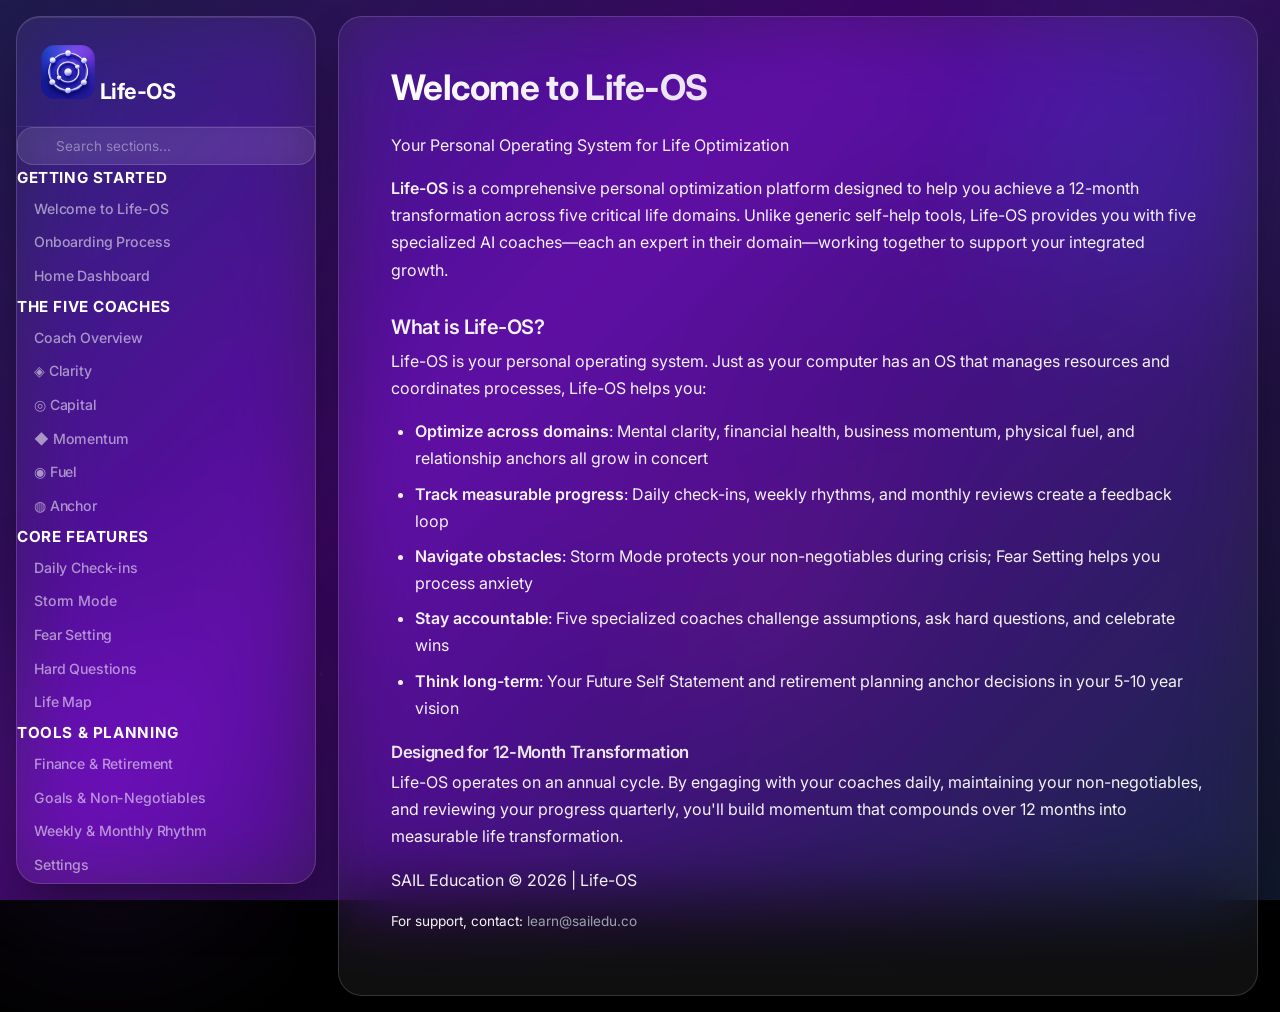
<file: Life-OS-Manual.html>
<!DOCTYPE html>
<html lang="en">
<head>
    <meta charset="UTF-8">
    <meta name="viewport" content="width=device-width, initial-scale=1.0">
    <title>Life-OS — Interactive Manual</title>
    <link href="https://fonts.googleapis.com/css2?family=Inter:wght@300;400;500;600;700&display=swap" rel="stylesheet">
    <link rel="stylesheet" href="manual-style.css">
</head>
<body>
<!-- Immersive Background -->
<div class="immersive-bg">
  <div class="gradient-base"></div>
  <div class="bg-image"></div>
  <div class="particle particle-1"></div>
  <div class="particle particle-2"></div>
  <div class="particle particle-3"></div>
  <div class="particle particle-4"></div>
  <div class="particle particle-5"></div>
  <div class="orb orb-1"></div>
  <div class="orb orb-2"></div>
  <div class="orb orb-3"></div>
</div>
<!-- Mobile Menu Button -->
<button class="mobile-menu-btn" onclick="document.querySelector('.sidebar, aside.sidebar').classList.toggle('mobile-open'); document.querySelector('.mobile-overlay').classList.toggle('active');">☰</button>
<div class="mobile-overlay" onclick="document.querySelector('.sidebar, aside.sidebar').classList.remove('mobile-open'); this.classList.remove('active');"></div>

    <div class="container">
        <nav class="sidebar">
            <div class="sidebar-header"><img src="icons/life-os.png" alt="Life-OS" style="width:54px;height:54px;border-radius:14px;object-fit:cover;"> Life-OS</div>

            <input type="text" class="search-box" id="searchInput" placeholder="Search sections...">

            <ul class="sidebar-nav">
                <li class="section-title">Getting Started</li>
                <li><a href="javascript:void(0)" data-target="welcome" onclick="navigateTo('welcome')">Welcome to Life-OS</a></li>
                <li><a href="javascript:void(0)" data-target="onboarding" onclick="navigateTo('onboarding')">Onboarding Process</a></li>
                <li><a href="javascript:void(0)" data-target="dashboard" onclick="navigateTo('dashboard')">Home Dashboard</a></li>

                <li class="section-title">The Five Coaches</li>
                <li><a href="javascript:void(0)" data-target="coaches-overview" onclick="navigateTo('coaches-overview')">Coach Overview</a></li>
                <li><a href="javascript:void(0)" data-target="clarity" onclick="navigateTo('clarity')">◈ Clarity</a></li>
                <li><a href="javascript:void(0)" data-target="capital" onclick="navigateTo('capital')">◎ Capital</a></li>
                <li><a href="javascript:void(0)" data-target="momentum" onclick="navigateTo('momentum')">◆ Momentum</a></li>
                <li><a href="javascript:void(0)" data-target="fuel" onclick="navigateTo('fuel')">◉ Fuel</a></li>
                <li><a href="javascript:void(0)" data-target="anchor" onclick="navigateTo('anchor')">◍ Anchor</a></li>

                <li class="section-title">Core Features</li>
                <li><a href="javascript:void(0)" data-target="daily-checkins" onclick="navigateTo('daily-checkins')">Daily Check-ins</a></li>
                <li><a href="javascript:void(0)" data-target="storm-mode" onclick="navigateTo('storm-mode')">Storm Mode</a></li>
                <li><a href="javascript:void(0)" data-target="fear-setting" onclick="navigateTo('fear-setting')">Fear Setting</a></li>
                <li><a href="javascript:void(0)" data-target="hard-questions" onclick="navigateTo('hard-questions')">Hard Questions</a></li>
                <li><a href="javascript:void(0)" data-target="life-map" onclick="navigateTo('life-map')">Life Map</a></li>

                <li class="section-title">Tools & Planning</li>
                <li><a href="javascript:void(0)" data-target="finance" onclick="navigateTo('finance')">Finance & Retirement</a></li>
                <li><a href="javascript:void(0)" data-target="goals" onclick="navigateTo('goals')">Goals & Non-Negotiables</a></li>
                <li><a href="javascript:void(0)" data-target="rhythm" onclick="navigateTo('rhythm')">Weekly & Monthly Rhythm</a></li>
                <li><a href="javascript:void(0)" data-target="settings" onclick="navigateTo('settings')">Settings</a></li>

                <li class="section-title">Reference</li>
                <li><a href="javascript:void(0)" data-target="features" onclick="navigateTo('features')">Complete Feature List</a></li>
            </ul>
        </nav>

        <div class="main-wrapper">
        <main class="main-content">

            <div class="content-wrapper">
                <!-- WELCOME SECTION -->
                <section id="welcome" class="section-content active">
                    <h1>Welcome to Life-OS</h1>
                    <p class="subheading">Your Personal Operating System for Life Optimization</p>

                    <p><strong>Life-OS</strong> is a comprehensive personal optimization platform designed to help you achieve a 12-month transformation across five critical life domains. Unlike generic self-help tools, Life-OS provides you with five specialized AI coaches—each an expert in their domain—working together to support your integrated growth.</p>

                    <h3>What is Life-OS?</h3>
                    <p>Life-OS is your personal operating system. Just as your computer has an OS that manages resources and coordinates processes, Life-OS helps you:</p>
                    <ul>
                        <li><strong>Optimize across domains</strong>: Mental clarity, financial health, business momentum, physical fuel, and relationship anchors all grow in concert</li>
                        <li><strong>Track measurable progress</strong>: Daily check-ins, weekly rhythms, and monthly reviews create a feedback loop</li>
                        <li><strong>Navigate obstacles</strong>: Storm Mode protects your non-negotiables during crisis; Fear Setting helps you process anxiety</li>
                        <li><strong>Stay accountable</strong>: Five specialized coaches challenge assumptions, ask hard questions, and celebrate wins</li>
                        <li><strong>Think long-term</strong>: Your Future Self Statement and retirement planning anchor decisions in your 5-10 year vision</li>
                    </ul>

                    <div class="coach-feature-box clarity">
                        <h4>Designed for 12-Month Transformation</h4>
                        <p>Life-OS operates on an annual cycle. By engaging with your coaches daily, maintaining your non-negotiables, and reviewing your progress quarterly, you'll build momentum that compounds over 12 months into measurable life transformation.</p>
                    </div>
                </section>

                <!-- ONBOARDING SECTION -->
                <section id="onboarding" class="section-content">
                    <h1>Onboarding Process</h1>
                    <p class="subheading">Seven Steps to Activate Your Life-OS</p>

                    <p>The onboarding process takes approximately 15-20 minutes and sets the foundation for your entire Life-OS journey. Complete all seven steps in order.</p>

                    <div class="steps">
                        <div class="step">
                            <div class="step-number">1</div>
                            <div class="step-content">
                                <h4>Welcome Screen</h4>
                                <p>Read the Life-OS manifesto and philosophy. This is your moment to commit to 12 months of intentional growth. Click "I'm Ready" to proceed.</p>
                            </div>
                        </div>

                        <div class="step">
                            <div class="step-number">2</div>
                            <div class="step-content">
                                <h4>Profile Setup</h4>
                                <p>Enter your basic information: full name, date of birth, and primary location. This data helps the coaches personalize their approach and understand your context.</p>
                            </div>
                        </div>

                        <div class="step">
                            <div class="step-number">3</div>
                            <div class="step-content">
                                <h4>Future Self Statement</h4>
                                <p>Write a vivid description of your life at your target age (typically 5-10 years from now) <span class="highlight">in present tense</span>. For example: "I am a thriving EdTech founder with $2M annual revenue. I sleep 8 hours nightly. My marriage is deeply connected. I run a sub-7-minute mile." Be specific, ambitious, and write in present tense as if it's already true.</p>
                                <div class="tip-box">
                                    <strong>Tip:</strong> Your Future Self Statement becomes a north star for all five coaches. Make it vivid, specific, and emotionally resonant.
                                </div>
                            </div>
                        </div>

                        <div class="step">
                            <div class="step-number">4</div>
                            <div class="step-content">
                                <h4>Coach Foundational Questions</h4>
                                <p>Each coach asks you one custom question to establish baseline understanding:</p>
                                <ul>
                                    <li><strong>Clarity:</strong> "What emotional pattern shows up most when you're stressed?"</li>
                                    <li><strong>Capital:</strong> "What's your biggest money anxiety right now?"</li>
                                    <li><strong>Momentum:</strong> "What's the biggest blocker to your business goals?"</li>
                                    <li><strong>Fuel:</strong> "How's your sleep? (hours/quality)"</li>
                                    <li><strong>Anchor:</strong> "What's the primary relationship you want to optimize?"</li>
                                </ul>
                            </div>
                        </div>

                        <div class="step">
                            <div class="step-number">5</div>
                            <div class="step-content">
                                <h4>Baseline Assessment</h4>
                                <p>Rate your current state across three domains (0-10 scale):</p>
                                <ul>
                                    <li><strong>Mental Clarity</strong> (emotional regulation, clear thinking)</li>
                                    <li><strong>Financial Confidence</strong> (security, growth mindset)</li>
                                    <li><strong>Physical Vitality</strong> (energy, performance)</li>
                                </ul>
                                <p>This baseline helps coaches track your progress over 12 months.</p>
                            </div>
                        </div>

                        <div class="step">
                            <div class="step-number">6</div>
                            <div class="step-content">
                                <h4>Non-Negotiables Definition</h4>
                                <p>Define three core commitments you will protect no matter what. Examples:</p>
                                <ul>
                                    <li>"8 hours sleep daily"</li>
                                    <li>"One meaningful conversation with my partner daily"</li>
                                    <li>"2 hours focused work on business revenue"</li>
                                </ul>
                                <p>Non-negotiables are your foundation. Storm Mode protects them during crisis. Choose wisely—only three, and make them non-negotiable.</p>
                            </div>
                        </div>

                        <div class="step">
                            <div class="step-number">7</div>
                            <div class="step-content">
                                <h4>Retirement Configuration</h4>
                                <p>Set your retirement parameters:</p>
                                <ul>
                                    <li><strong>Target Age:</strong> When do you want to retire? (e.g., 55, 60)</li>
                                    <li><strong>Annual Income Goal:</strong> How much do you need yearly? (e.g., $100K)</li>
                                    <li><strong>Currency:</strong> Primary currency (CNY, USD, etc.)</li>
                                    <li><strong>Location:</strong> Where will you retire?</li>
                                </ul>
                                <p>Capital coach uses this to model retirement scenarios and build a 12-month financial literacy plan.</p>
                            </div>
                        </div>
                    </div>

                    <div class="note-box">
                        <strong>Note:</strong> You can update any of this information later in Settings. Onboarding is just the starting point—your vision and goals will evolve as you grow.
                    </div>
                </section>

                <!-- DASHBOARD SECTION -->
                <section id="dashboard" class="section-content">
                    <h1>Understanding the Home Dashboard</h1>
                    <p class="subheading">Your Central Hub for Daily Engagement</p>

                    <p>The Home Dashboard is your command center. Every time you open Life-OS, you see a clean, intuitive view of:</p>

                    <h3>Dashboard Sections</h3>
                    <ul>
                        <li><strong>Quick Stats:</strong> Your mental clarity, financial confidence, and physical vitality scores trending over the last 30 days</li>
                        <li><strong>Today's Tasks:</strong> Morning check-in, coach sessions recommended today, evening check-in</li>
                        <li><strong>Non-Negotiables Status:</strong> Current streak for each of your three non-negotiables (e.g., "8 days ✓")</li>
                        <li><strong>Coach Pulse:</strong> Which coaches are available and a one-line message from each</li>
                        <li><strong>Weekly Rhythm:</strong> Recommended coach rotation for the week (e.g., "Monday: Clarity, Wednesday: Capital, Friday: Momentum")</li>
                        <li><strong>Upcoming Events:</strong> Monthly reviews, quarterly goal check-ins, scheduled Fear Setting sessions</li>
                    </ul>

                    <h3>Recommended Daily Flow</h3>
                    <div class="steps">
                        <div class="step">
                            <div class="step-number">1</div>
                            <div class="step-content">
                                <h4>Morning (5 minutes)</h4>
                                <p>Complete Morning Check-in: mood, sleep, exercise, intentions for day</p>
                            </div>
                        </div>
                        <div class="step">
                            <div class="step-number">2</div>
                            <div class="step-content">
                                <h4>Mid-Morning (10-15 minutes)</h4>
                                <p>Engage with a coach session (rotate based on your rhythm)</p>
                            </div>
                        </div>
                        <div class="step">
                            <div class="step-number">3</div>
                            <div class="step-content">
                                <h4>Evening (5 minutes)</h4>
                                <p>Complete Evening Check-in: achievements, stress, friction tracking</p>
                            </div>
                        </div>
                    </div>
                </section>

                <!-- COACHES OVERVIEW -->
                <section id="coaches-overview" class="section-content">
                    <h1>The Five Coaches</h1>
                    <p class="subheading">Your Integrated Team of AI Experts</p>

                    <p>Life-OS features five specialized AI coaches, each powered by Claude and trained in their domain's best methodologies. They work independently but stay coordinated through your shared vision and non-negotiables.</p>

                    <div class="coach-circles">
                        <div class="coach-circle clarity">
                            <div class="coach-circle-name">◈ Clarity</div>
                            <div class="coach-circle-role">Mental & Emotional</div>
                        </div>
                        <div class="coach-circle capital">
                            <div class="coach-circle-name">◎ Capital</div>
                            <div class="coach-circle-role">Finance & Retirement</div>
                        </div>
                        <div class="coach-circle momentum">
                            <div class="coach-circle-name">◆ Momentum</div>
                            <div class="coach-circle-role">Business & Growth</div>
                        </div>
                        <div class="coach-circle fuel">
                            <div class="coach-circle-name">◉ Fuel</div>
                            <div class="coach-circle-role">Health & Performance</div>
                        </div>
                        <div class="coach-circle anchor">
                            <div class="coach-circle-name">◍ Anchor</div>
                            <div class="coach-circle-role">Relationships</div>
                        </div>
                    </div>

                    <h3>How the Coaches Work Together</h3>
                    <ul>
                        <li><strong>Unified Vision:</strong> All five coaches reference your Future Self Statement to align guidance</li>
                        <li><strong>Non-Negotiables Alignment:</strong> Coaches help you protect your three core commitments across domains</li>
                        <li><strong>Coordinated Insights:</strong> If a coach detects a domain-crossing issue (e.g., poor sleep affecting business focus), they note it</li>
                        <li><strong>Your Weekly Rhythm:</strong> You choose which coaches to engage on which days, creating a sustainable practice</li>
                    </ul>

                    <div class="note-box">
                        <strong>Note:</strong> You don't need to talk to all five coaches every day. The recommended rhythm is 3-4 coach sessions per week, rotating by domain.
                    </div>
                </section>

                <!-- CLARITY COACH -->
                <section id="clarity" class="section-content">
                    <h1>◈ Clarity: Mental & Emotional Optimization</h1>
                    <p class="subheading">Reduce reactivity. Process emotions. Clarify thinking.</p>

                    <div class="bg-clarity" style="padding: 1.5rem; border-radius: 8px; margin-bottom: 1.5rem;">
                        <h4 style="margin-top: 0; color: #fff;">Your Mental Operating System Coach</h4>
                        <p>Clarity is your coach for emotional resilience, clear thinking, and mental flexibility. Operating from ACT (Acceptance and Commitment Therapy) principles, Clarity helps you respond instead of react, process emotions instead of suppress them, and access clarity when overwhelmed.</p>
                    </div>

                    <h3>Core Focus Areas</h3>
                    <ul>
                        <li><strong>Reactivity Reduction:</strong> Identify triggers; build pause between stimulus and response</li>
                        <li><strong>Emotional Processing:</strong> Feel emotions fully rather than avoid or suppress them</li>
                        <li><strong>Thought Clarity:</strong> Untangle assumptions; question automatic thoughts</li>
                        <li><strong>Values Alignment:</strong> Ensure daily actions align with your deeper values</li>
                    </ul>

                    <h3>Clarity's Coaching Approach: Socratic Method</h3>
                    <p>Clarity doesn't offer advice first. Instead, Clarity asks questions to help you discover your own wisdom:</p>
                    <ul>
                        <li>"What emotion are you feeling right now?"</li>
                        <li>"What story are you telling yourself about this situation?"</li>
                        <li>"What would someone you admire do in this moment?"</li>
                        <li>"Is that thought true, or is it your mind protecting you?"</li>
                    </ul>

                    <div class="coach-feature-box clarity">
                        <h4>When to Use Clarity</h4>
                        <p><strong>Start a Clarity session when:</strong></p>
                        <ul>
                            <li>You're feeling overwhelmed or confused</li>
                            <li>You notice you're in a reactive spiral</li>
                            <li>You need to process difficult emotions</li>
                            <li>You're unsure about a decision</li>
                            <li>You want to explore your values and identity</li>
                        </ul>
                    </div>

                    <h3>A Clarity Conversation (Step-by-Step)</h3>
                    <div class="steps">
                        <div class="step">
                            <div class="step-number">1</div>
                            <div class="step-content">
                                <h4>Check-In</h4>
                                <p>Clarity asks: "What's on your mind today?" You share what's bothering you or what you're sitting with.</p>
                            </div>
                        </div>
                        <div class="step">
                            <div class="step-number">2</div>
                            <div class="step-content">
                                <h4>Emotion Naming</h4>
                                <p>Clarity guides you to name the emotion precisely: "Is it anxiety, grief, anger, disappointment, shame?" Naming activates the prefrontal cortex and reduces amygdala reactivity.</p>
                            </div>
                        </div>
                        <div class="step">
                            <div class="step-number">3</div>
                            <div class="step-content">
                                <h4>Story Exploration</h4>
                                <p>Clarity asks: "What story are you telling yourself about this?" You identify the narrative you've constructed.</p>
                            </div>
                        </div>
                        <div class="step">
                            <div class="step-number">4</div>
                            <div class="step-content">
                                <h4>Truth Testing</h4>
                                <p>Clarity helps you question the story: "Is that definitely true? What evidence suggests otherwise? What else might be true?"</p>
                            </div>
                        </div>
                        <div class="step">
                            <div class="step-number">5</div>
                            <div class="step-content">
                                <h4>Values Alignment</h4>
                                <p>Clarity brings it back to your values: "Regardless of this emotion or story, who do you want to be in this situation? What would that person do?"</p>
                            </div>
                        </div>
                        <div class="step">
                            <div class="step-number">6</div>
                            <div class="step-content">
                                <h4>Commitment</h4>
                                <p>Clarity invites commitment: "What's one small action you'll take that aligns with your values?" You make a concrete, doable commitment.</p>
                            </div>
                        </div>
                    </div>

                    <div class="tip-box">
                        <strong>Pro Tip:</strong> The most powerful Clarity sessions happen when you're not in crisis. Use Clarity weekly to build emotional resilience so you're ready when hard moments arrive.
                    </div>
                </section>

                <!-- CAPITAL COACH -->
                <section id="capital" class="section-content">
                    <h1>◎ Capital: Finance & Retirement Optimization</h1>
                    <p class="subheading">Build financial literacy. Model retirement scenarios. Plan with confidence.</p>

                    <div class="bg-capital" style="padding: 1.5rem; border-radius: 8px; margin-bottom: 1.5rem;">
                        <h4 style="margin-top: 0; color: #fff;">Your Financial Intelligence Coach</h4>
                        <p>Capital is your coach for financial literacy, retirement planning, and wealth building. Currency-aware and evidence-based, Capital educates rather than advises, helping you build competence to make your own financial decisions.</p>
                    </div>

                    <h3>Core Focus Areas</h3>
                    <ul>
                        <li><strong>Financial Literacy:</strong> Understand investing, tax strategy, inflation, compound interest</li>
                        <li><strong>Retirement Modeling:</strong> Scenario planning based on your target age, income, and location</li>
                        <li><strong>Currency Management:</strong> CNY/USD tracking, exchange rate impact on retirement</li>
                        <li><strong>Wealth Building:</strong> Strategic savings, investment philosophy, risk tolerance</li>
                    </ul>

                    <h3>Capital's Approach: Educational, Not Advisory</h3>
                    <p>Capital teaches concepts rather than giving financial advice. You learn the principles and make your own decisions:</p>
                    <ul>
                        <li>"Here's how compound interest works..."</li>
                        <li>"These are the variables in retirement modeling..."</li>
                        <li>"Let me explain the pros and cons of this investment approach..."</li>
                    </ul>

                    <h3>Features: Currency & Retirement Tools</h3>
                    <p><strong>Exchange Rate Tracking:</strong> Capital tracks your CNY to USD (or other currency) rate. As exchange rates shift, your retirement purchasing power changes. Capital helps you understand and model this impact.</p>

                    <p><strong>School Pipeline Tracking:</strong> For entrepreneurs building EdTech (like SAIL Education context), Capital tracks your school pipeline conversion metrics and models revenue impact.</p>

                    <p><strong>Finance Entries:</strong> Log financial transactions, income, investments. Capital reviews patterns and offers insights.</p>

                    <p><strong>Retirement Scenario Modeling:</strong> "If I retire at 55 in Bali on $120K USD annually, here's what my portfolio needs to be... here's the monthly withdrawal rate... here's the impact of a 2% market decline..."</p>

                    <div class="coach-feature-box capital">
                        <h4>When to Use Capital</h4>
                        <p><strong>Start a Capital session when:</strong></p>
                        <ul>
                            <li>You have questions about investing or retirement</li>
                            <li>You want to understand a financial concept</li>
                            <li>You're modeling a major financial decision</li>
                            <li>You want to review your financial progress</li>
                            <li>You're anxious about money and want to talk it through</li>
                        </ul>
                    </div>

                    <h3>A Capital Conversation (Step-by-Step)</h3>
                    <div class="steps">
                        <div class="step">
                            <div class="step-number">1</div>
                            <div class="step-content">
                                <h4>Financial Check-In</h4>
                                <p>Capital asks: "What's your financial question or concern today?" You share your situation.</p>
                            </div>
                        </div>
                        <div class="step">
                            <div class="step-number">2</div>
                            <div class="step-content">
                                <h4>Context Gathering</h4>
                                <p>Capital asks clarifying questions about your timeline, risk tolerance, goals, and constraints.</p>
                            </div>
                        </div>
                        <div class="step">
                            <div class="step-number">3</div>
                            <div class="step-content">
                                <h4>Concept Teaching</h4>
                                <p>Capital explains the relevant financial concepts or principles. You learn the framework, not just an answer.</p>
                            </div>
                        </div>
                        <div class="step">
                            <div class="step-number">4</div>
                            <div class="step-content">
                                <h4>Scenario Modeling</h4>
                                <p>Capital models 2-3 scenarios with your numbers and shows the outcomes. "If you invest X% over Y years at Z% return, you get..."</p>
                            </div>
                        </div>
                        <div class="step">
                            <div class="step-number">5</div>
                            <div class="step-content">
                                <h4>Decision Framework</h4>
                                <p>Capital summarizes the decision framework: "Here are the variables that matter in this decision. Here's how to think about tradeoffs."</p>
                            </div>
                        </div>
                        <div class="step">
                            <div class="step-number">6</div>
                            <div class="step-content">
                                <h4>Your Choice</h4>
                                <p>Capital respects your autonomy: "Which scenario aligns best with your values and risk tolerance?" You decide.</p>
                            </div>
                        </div>
                    </div>

                    <div class="note-box">
                        <strong>Important:</strong> Capital does not provide personal financial advice. Capital educates you to make informed decisions. Always consult qualified financial advisors for significant financial decisions.
                    </div>
                </section>

                <!-- MOMENTUM COACH -->
                <section id="momentum" class="section-content">
                    <h1>◆ Momentum: Business & Entrepreneurship Coaching</h1>
                    <p class="subheading">Challenge assumptions. Demand evidence. Accelerate growth.</p>

                    <div class="bg-momentum" style="padding: 1.5rem; border-radius: 8px; margin-bottom: 1.5rem;">
                        <h4 style="margin-top: 0; color: #fff;">Your Business Acceleration Coach</h4>
                        <p>Momentum is your coach for business strategy, entrepreneurship, and sustainable growth. Direct and evidence-focused, Momentum challenges your assumptions, demands proof, and pushes you past excuses toward revenue and impact.</p>
                    </div>

                    <h3>Core Focus Areas</h3>
                    <ul>
                        <li><strong>Revenue Strategy:</strong> Turn ideas into income; optimize your revenue model</li>
                        <li><strong>Assumption Testing:</strong> Question what you think you know; demand evidence</li>
                        <li><strong>Prioritization:</strong> Cut low-impact activities; focus on high-leverage moves</li>
                        <li><strong>Motivation & Accountability:</strong> Push through obstacles; sustain momentum through plateaus</li>
                    </ul>

                    <h3>Momentum's Style: Direct & Challenging</h3>
                    <p>Momentum is your toughest coach. Momentum doesn't accept excuses:</p>
                    <ul>
                        <li>"You say you don't have time. What are you prioritizing instead of revenue?"</li>
                        <li>"What evidence do you have that this will work?"</li>
                        <li>"That's a limiting belief. What would you do if you knew you couldn't fail?"</li>
                        <li>"You've been saying this for 3 months. What's the actual blocker?"</li>
                    </ul>

                    <div class="coach-feature-box momentum">
                        <h4>When to Use Momentum</h4>
                        <p><strong>Start a Momentum session when:</strong></p>
                        <ul>
                            <li>You're stuck on a business decision</li>
                            <li>You're avoiding a hard conversation or action</li>
                            <li>You're not seeing the revenue progress you want</li>
                            <li>You need to prioritize ruthlessly</li>
                            <li>You're doubting yourself and need a reality check</li>
                        </ul>
                    </div>

                    <h3>A Momentum Conversation (Step-by-Step)</h3>
                    <div class="steps">
                        <div class="step">
                            <div class="step-number">1</div>
                            <div class="step-content">
                                <h4>State Your Situation</h4>
                                <p>You share your business challenge: "We're not converting schools fast enough" or "I don't know if I should hire."</p>
                            </div>
                        </div>
                        <div class="step">
                            <div class="step-number">2</div>
                            <div class="step-content">
                                <h4>Evidence Request</h4>
                                <p>Momentum asks: "What data do you have? What's the actual metric?" You ground yourself in facts, not feelings.</p>
                            </div>
                        </div>
                        <div class="step">
                            <div class="step-number">3</div>
                            <div class="step-content">
                                <h4>Assumption Interrogation</h4>
                                <p>Momentum challenges your assumptions: "You assume X. But is that true? What if it's actually Y?" You uncover hidden beliefs driving decisions.</p>
                            </div>
                        </div>
                        <div class="step">
                            <div class="step-number">4</div>
                            <div class="step-content">
                                <h4>Obstacle Naming</h4>
                                <p>Momentum asks: "What's the real blocker?" You name the true obstacle, not the symptom.</p>
                            </div>
                        </div>
                        <div class="step">
                            <div class="step-number">5</div>
                            <div class="step-content">
                                <h4>Action Clarity</h4>
                                <p>Momentum helps you commit: "What's the one action that moves the needle most?" You choose the highest-leverage move.</p>
                            </div>
                        </div>
                        <div class="step">
                            <div class="step-number">6</div>
                            <div class="step-content">
                                <h4>Accountability Check</h4>
                                <p>Momentum holds you accountable: "When will you do this? What will I see as proof next time?" You commit to measurable progress.</p>
                            </div>
                        </div>
                    </div>

                    <div class="tip-box">
                        <strong>Momentum Mindset:</strong> Your business grows through evidence-based decisions and consistent high-leverage action. Momentum helps you think like an entrepreneur, not an employee.
                    </div>
                </section>

                <!-- FUEL COACH -->
                <section id="fuel" class="section-content">
                    <h1>◉ Fuel: Health & Physical Performance Optimization</h1>
                    <p class="subheading">Sleep. Movement. Energy. Performance.</p>

                    <div class="bg-fuel" style="padding: 1.5rem; border-radius: 8px; margin-bottom: 1.5rem;">
                        <h4 style="margin-top: 0; color: #fff;">Your Physical Performance Coach</h4>
                        <p>Fuel is your coach for sleep, movement, energy, and athletic performance. Evidence-based and terse, Fuel gives you the high-impact health practices that compound into peak physical condition.</p>
                    </div>

                    <h3>Core Focus Areas</h3>
                    <ul>
                        <li><strong>Sleep Optimization:</strong> 8 hours deep, restorative sleep as your foundation</li>
                        <li><strong>Movement & Exercise:</strong> Strategic training matched to your goals</li>
                        <li><strong>Performance Metrics:</strong> VO2 max, body composition, recovery, injury prevention</li>
                        <li><strong>Energy Management:</strong> Fuel timing, hydration, stress recovery</li>
                    </ul>

                    <h3>Fuel's Approach: Minimal Words, Maximum Impact</h3>
                    <p>Fuel doesn't waste words. No motivational fluff. Just the science and the practice:</p>
                    <ul>
                        <li>"You need 8 hours. Non-negotiable."</li>
                        <li>"One change at a time. Master sleep first. Then add movement."</li>
                        <li>"What's your current VO2 max? Here's how to improve it."</li>
                    </ul>

                    <div class="coach-feature-box fuel">
                        <h4>When to Use Fuel</h4>
                        <p><strong>Start a Fuel session when:</strong></p>
                        <ul>
                            <li>You want to optimize your sleep</li>
                            <li>You're building or adjusting your exercise routine</li>
                            <li>You want to improve an athletic metric</li>
                            <li>You're managing energy or recovery</li>
                            <li>You want to prevent or address an injury</li>
                        </ul>
                    </div>

                    <h3>A Fuel Conversation (Step-by-Step)</h3>
                    <div class="steps">
                        <div class="step">
                            <div class="step-number">1</div>
                            <div class="step-content">
                                <h4>Data Share</h4>
                                <p>You share your current health data: sleep hours, exercise frequency, any performance metrics you're tracking.</p>
                            </div>
                        </div>
                        <div class="step">
                            <div class="step-number">2</div>
                            <div class="step-content">
                                <h4>Gap Analysis</h4>
                                <p>Fuel identifies gaps: "You're getting 6.5 hours. Your non-negotiable is 8. Here's the cost of that gap."</p>
                            </div>
                        </div>
                        <div class="step">
                            <div class="step-number">3</div>
                            <div class="step-content">
                                <h4>Root Cause</h4>
                                <p>Fuel asks: "Why aren't you sleeping 8? Bedtime too late? Wake-ups? Quality issue?" You identify the actual blocker.</p>
                            </div>
                        </div>
                        <div class="step">
                            <div class="step-number">4</div>
                            <div class="step-content">
                                <h4>One Change</h4>
                                <p>Fuel recommends one change: "Move bedtime 30 minutes earlier" or "No screens after 9pm." One change, not five.</p>
                            </div>
                        </div>
                        <div class="step">
                            <div class="step-number">5</div>
                            <div class="step-content">
                                <h4>Implementation</h4>
                                <p>Fuel explains the why: "Here's the science behind this change. Here's what to expect in week 1, week 2."</p>
                            </div>
                        </div>
                        <div class="step">
                            <div class="step-number">6</div>
                            <div class="step-content">
                                <h4>Measurement</h4>
                                <p>Fuel sets the tracking: "Check back in 2 weeks. Tell me your sleep hours and quality. Then we add the next change."</p>
                            </div>
                        </div>
                    </div>

                    <div class="note-box">
                        <strong>Fuel's Philosophy:</strong> Sleep is the foundation. Everything else builds on it. Master sleep first. Then movement. Then performance metrics. One change at a time, two weeks at a time.
                    </div>
                </section>

                <!-- ANCHOR COACH -->
                <section id="anchor" class="section-content">
                    <h1>◍ Anchor: Relationship Optimization</h1>
                    <p class="subheading">Deepen connection. Improve communication. Heal ruptures.</p>

                    <div class="bg-anchor" style="padding: 1.5rem; border-radius: 8px; margin-bottom: 1.5rem;">
                        <h4 style="margin-top: 0; color: #fff;">Your Relationship Wisdom Coach</h4>
                        <p>Anchor is your coach for marriage, partnerships, and deep relationships. Rooted in Gottman research and attachment theory, Anchor helps you build secure relationships and navigate conflict with skill.</p>
                    </div>

                    <h3>Core Focus Areas</h3>
                    <ul>
                        <li><strong>Secure Attachment:</strong> Build safety and trust in your primary relationship</li>
                        <li><strong>Conflict Resolution:</strong> Navigate disagreements without rupturing connection</li>
                        <li><strong>Communication Patterns:</strong> Replace criticism with curiosity; replace defensiveness with accountability</li>
                        <li><strong>Intimacy & Connection:</strong> Deepen emotional and physical intimacy</li>
                    </ul>

                    <h3>Anchor's Approach: Gottman-Based, Two Modes</h3>
                    <p>Anchor offers two engagement modes:</p>

                    <div class="coach-feature-box anchor">
                        <h4>Mode 1: Solo (Individual Reflection)</h4>
                        <p>You engage with Anchor alone to reflect on your relationship patterns, your attachment style, your communication habits, and your growth edges. Anchor asks questions like: "What do you notice yourself doing when your partner raises a conflict?" or "What do you need to feel secure in this relationship?"</p>
                    </div>

                    <div class="coach-feature-box anchor">
                        <h4>Mode 2: Couple (Facilitated Dialogue)</h4>
                        <p>You and your partner engage with Anchor together. Anchor facilitates structured conversations where both of you feel heard, understood, and safe to be vulnerable. Anchor might guide: "Tell your partner one thing you appreciate about them and why." Or: "Tell your partner what you need from them right now."</p>
                    </div>

                    <h3>When to Use Anchor (Solo)</h3>
                    <ul>
                        <li>You want to understand your attachment patterns</li>
                        <li>You're processing conflict before talking to your partner</li>
                        <li>You want to build your communication skills</li>
                        <li>You want to deepen your self-awareness in relationships</li>
                    </ul>

                    <h3>When to Use Anchor (Couple)</h3>
                    <ul>
                        <li>You and your partner want to deepen your connection</li>
                        <li>You're navigating a conflict and need a skilled facilitator</li>
                        <li>You want to improve your communication as a team</li>
                        <li>You want structured time for deep conversation</li>
                    </ul>

                    <h3>A Solo Anchor Conversation (Step-by-Step)</h3>
                    <div class="steps">
                        <div class="step">
                            <div class="step-number">1</div>
                            <div class="step-content">
                                <h4>Relationship Check-In</h4>
                                <p>Anchor asks: "How's your primary relationship right now? What's alive for you?" You share what's on your mind.</p>
                            </div>
                        </div>
                        <div class="step">
                            <div class="step-number">2</div>
                            <div class="step-content">
                                <h4>Pattern Recognition</h4>
                                <p>Anchor helps you notice patterns: "When your partner does X, you respond by Y. Is that serving you?" You see your automatic reactions.</p>
                            </div>
                        </div>
                        <div class="step">
                            <div class="step-number">3</div>
                            <div class="step-content">
                                <h4>Attachment Exploration</h4>
                                <p>Anchor explores your attachment needs: "When you feel disconnected, what do you actually need? Safety? Reassurance? Understanding?" You clarify your deepest needs.</p>
                            </div>
                        </div>
                        <div class="step">
                            <div class="step-number">4</div>
                            <div class="step-content">
                                <h4>Skill Building</h4>
                                <p>Anchor teaches you a communication skill: how to express a need without blame, how to receive feedback without defensiveness, how to repair after conflict.</p>
                            </div>
                        </div>
                        <div class="step">
                            <div class="step-number">5</div>
                            <div class="step-content">
                                <h4>Commitment</h4>
                                <p>Anchor invites you to try: "Next time this situation comes up, try this approach. Notice what happens." You practice the new skill.</p>
                            </div>
                        </div>
                    </div>

                    <h3>A Couple Anchor Conversation (Step-by-Step)</h3>
                    <div class="steps">
                        <div class="step">
                            <div class="step-number">1</div>
                            <div class="step-content">
                                <h4>Safe Container</h4>
                                <p>Anchor establishes: "This is a safe space. Both of you will be heard. No interrupting. No contempt." You both agree to the agreements.</p>
                            </div>
                        </div>
                        <div class="step">
                            <div class="step-number">2</div>
                            <div class="step-content">
                                <h4>Appreciation Round</h4>
                                <p>Anchor starts with: "Tell each other one thing you appreciate and why." You both give and receive appreciation. This creates safety.</p>
                            </div>
                        </div>
                        <div class="step">
                            <div class="step-number">3</div>
                            <div class="step-content">
                                <h4>Share & Listen</h4>
                                <p>One partner shares their perspective. The other listens without interrupting. Anchor ensures both voices are heard.</p>
                            </div>
                        </div>
                        <div class="step">
                            <div class="step-number">4</div>
                            <div class="step-content">
                                <h4>Seek Understanding</h4>
                                <p>Anchor guides the listening partner to ask: "What I hear you saying is... Is that right?" You confirm understanding.</p>
                            </div>
                        </div>
                        <div class="step">
                            <div class="step-number">5</div>
                            <div class="step-content">
                                <h4>Shift & Repair</h4>
                                <p>Anchor asks: "What do you need from each other moving forward?" You collaborate on solutions.</p>
                            </div>
                        </div>
                    </div>
                </section>

                <!-- DAILY CHECK-INS -->
                <section id="daily-checkins" class="section-content">
                    <h1>Daily Check-ins: Your Daily Feedback Loop</h1>
                    <p class="subheading">5 minutes in the morning. 5 minutes in the evening. Infinite insight.</p>

                    <p>Daily check-ins are the heartbeat of Life-OS. By taking 5 minutes each morning and evening to reflect on your state, you create a feedback loop that builds self-awareness and helps coaches give better guidance.</p>

                    <h2>Morning Check-in (6 Cards)</h2>
                    <p>Complete these 6 cards every morning. Takes about 5 minutes.</p>

                    <h3>Card 1: Current Mood</h3>
                    <p><strong>Prompt:</strong> "How are you feeling right now?"</p>
                    <p>Rate your mood 1-10 (1 = terrible, 10 = amazing) and pick a word that describes it: anxious, energized, calm, overwhelmed, hopeful, etc. This gives Clarity a starting point for your emotional landscape.</p>

                    <h3>Card 2: Sleep Data</h3>
                    <p><strong>Prompt:</strong> "How did you sleep last night?"</p>
                    <p>Report: hours slept (e.g., 7.5) and quality 1-10 (1 = terrible, 10 = perfect). Fuel uses this to track patterns and help you optimize.</p>

                    <h3>Card 3: Yesterday's Exercise</h3>
                    <p><strong>Prompt:</strong> "Did you exercise yesterday?"</p>
                    <p>Yes or No, and if yes, what type (e.g., "30 min run", "Strength session", "Yoga"). Fuel tracks your movement consistency.</p>

                    <h3>Card 4: SAIL Action for Today</h3>
                    <p><strong>Prompt:</strong> "What's your SAIL Education priority for today?"</p>
                    <p>One concrete action for your business. "Close 2 school demos" or "Finish sales deck." Momentum holds you accountable. (This is your Momentum non-negotiable if that's one of your three.)</p>

                    <h3>Card 5: Relationship Intention</h3>
                    <p><strong>Prompt:</strong> "What's your relationship intention for today?"</p>
                    <p>One way you'll show up for your partner today. "I'll ask about her day" or "I'll have a 15-min conversation without my phone." Anchor tracks connection.</p>

                    <h3>Card 6: Energy for Today</h3>
                    <p><strong>Prompt:</strong> "What's your energy going into today?"</p>
                    <p>Rate 1-10 (1 = exhausted, 10 = unstoppable). This helps coaches calibrate their intensity and helps you pace your commitments.</p>

                    <div class="note-box">
                        <strong>Morning Check-in Impact:</strong> By the end of week 1, you'll notice patterns. You'll see how sleep impacts mood impacts energy. You'll start to predict your day based on your morning check-in.
                    </div>

                    <h2>Evening Check-in (5 Cards)</h2>
                    <p>Complete these 5 cards every evening. Takes about 5 minutes.</p>

                    <h3>Card 1: SAIL Completion</h3>
                    <p><strong>Prompt:</strong> "Did you complete your SAIL action today?"</p>
                    <p>Yes, No, or Partial. If partial, what got in the way? Momentum wants to see completion patterns and help you remove obstacles.</p>

                    <h3>Card 2: End-of-Day Energy</h3>
                    <p><strong>Prompt:</strong> "What's your energy level now?"</p>
                    <p>Rate 1-10. Compare to this morning. Did your energy rise, fall, or stay steady? This shows you what activities energize vs. drain you.</p>

                    <h3>Card 3: Daily Stress Level</h3>
                    <p><strong>Prompt:</strong> "What was your stress level today?"</p>
                    <p>Rate 1-10. Clarity uses this to understand your reactivity patterns and stress drivers.</p>

                    <h3>Card 4: Win/Achievement</h3>
                    <p><strong>Prompt:</strong> "What's one win or achievement today?"</p>
                    <p>Something you did well, learned, or accomplished. Can be big or small. "Closed a deal" or "Stayed calm during a frustration." This trains your brain to notice the good and builds positive momentum.</p>

                    <h3>Card 5: Friction Tracking</h3>
                    <p><strong>Prompt:</strong> "Any friction or difficulty today?"</p>
                    <p>What happened, how did you respond, what do you wish you'd done differently? This is your friction log. Over time, patterns emerge. You might notice: "I get snappy with my partner after back-to-back meetings" or "I overspend when stressed."</p>

                    <div class="tip-box">
                        <strong>Friction Tracking Gold:</strong> The friction card is where self-awareness compounds. Keep doing this for 12 weeks, and you'll have a detailed map of your automatic reactions. This is pure data for Clarity and Anchor to work with.
                    </div>

                    <div class="note-box">
                        <strong>Privacy Note:</strong> All check-in data is encrypted and visible only to you and your coaches. Use the friction card to be radically honest.
                    </div>
                </section>

                <!-- STORM MODE -->
                <section id="storm-mode" class="section-content">
                    <h1>Storm Mode: Your Crisis Override</h1>
                    <p class="subheading">When life gets intense, Storm Mode protects what matters most.</p>

                    <h3>What is Storm Mode?</h3>
                    <p>Life-OS is built for sustained daily practice. But sometimes life throws you a storm: a family crisis, a business emergency, a health issue, a major loss. Storm Mode is your emergency operating system. It simplifies everything to protect your three non-negotiables while you're in crisis.</p>

                    <h3>When Storm Mode Activates</h3>
                    <p>Storm Mode automatically activates when:</p>
                    <ul>
                        <li>You indicate you're unavailable for 2+ weeks</li>
                        <li>Your stress level is 9+ for 3 consecutive days</li>
                        <li>You manually trigger Storm Mode</li>
                    </ul>

                    <p>Once activated, you'll see the Storm Mode flow instead of your normal Life-OS home screen.</p>

                    <h3>The Storm Mode Flow</h3>
                    <div class="steps">
                        <div class="step">
                            <div class="step-number">1</div>
                            <div class="step-content">
                                <h4>Welcome Back</h4>
                                <p>Clarity acknowledges: "I see you're in a storm. I'm here to help you navigate. Let's focus on what matters most."</p>
                            </div>
                        </div>
                        <div class="step">
                            <div class="step-number">2</div>
                            <div class="step-content">
                                <h4>Non-Negotiables Check</h4>
                                <p>Fuel asks: "Can you protect your three non-negotiables right now? Which ones? Which are at risk?" You're honest about what you can and can't maintain.</p>
                            </div>
                        </div>
                        <div class="step">
                            <div class="step-number">3</div>
                            <div class="step-content">
                                <h4>Obstacle Reflection</h4>
                                <p>Momentum asks: "What's the storm? What's your biggest obstacle right now?" You name what you're facing.</p>
                            </div>
                        </div>
                        <div class="step">
                            <div class="step-number">4</div>
                            <div class="step-content">
                                <h4>Storm Mode Practice</h4>
                                <p>One simplified coach session on what matters most right now. Everything else pauses. You get support for the actual crisis, not the normal rhythm.</p>
                            </div>
                        </div>
                    </div>

                    <h3>Protecting Your Non-Negotiables During Crisis</h3>
                    <p>Storm Mode asks: which of your three non-negotiables are truly non-negotiable during the crisis?</p>

                    <p><strong>Example:</strong> Your three non-negotiables are: (1) 8 hours sleep, (2) one hour SAIL work daily, (3) one meaningful conversation with partner daily.</p>

                    <p>A family health crisis hits. Suddenly, (1) sleep is hard—anxiety keeps you up. (2) SAIL work feels impossible—your mind is elsewhere. (3) You're both stressed and distant.</p>

                    <p>Storm Mode reprioritizes: "Let's protect #3—maybe it becomes 10 minutes of genuine connection, not an hour conversation. Let's protect sleep—here are three practices. Let's pause #2 for now. Your business will survive."</p>

                    <h3>Friction Logging in Storm Mode</h3>
                    <p>Continue logging friction even in Storm Mode. Your friction log during crisis is incredibly valuable. It helps you see patterns like: "When I'm stressed, I catastrophize" or "I snap at my partner when I'm anxious."</p>

                    <p>After the storm passes, your coaches will review these patterns with you to build resilience for next time.</p>

                    <div class="tip-box">
                        <strong>Storm Mode Wisdom:</strong> You don't fail during a storm. Storms are storms. A non-negotiable is something you protect with intention, but you're human. Storm Mode recognizes that some storms require triage. You protect what you can, you give yourself grace for what you can't, and you resume as soon as the storm passes.
                    </div>
                </section>

                <!-- FEAR SETTING -->
                <section id="fear-setting" class="section-content">
                    <h1>Fear Setting: Structured Fear Processing</h1>
                    <p class="subheading">Confront your anxieties with evidence and strategy.</p>

                    <h3>What is Fear Setting?</h3>
                    <p>Fear Setting is a structured process (adapted from Tim Ferriss) for processing anxiety and fear. Instead of letting fear paralyze you, Fear Setting helps you name the fear, assess its likelihood, and build a strategy to handle it.</p>

                    <p>Fear Setting is a Clarity feature. You can initiate a Fear Setting session anytime you're anxious about something (business, relationship, health, finances, etc.).</p>

                    <h3>The Five Steps of Fear Setting</h3>

                    <h3>Step 1: Define the Worst-Case Scenario</h3>
                    <p><strong>Prompt:</strong> "What's the worst thing that could happen?"</p>
                    <p>Get specific. Don't say "My business fails." Say: "I run out of capital, can't pay my team, have to shut down SAIL Education, disappoint my investors, look like a failure, and can't find another job because I'm overqualified for most roles."</p>

                    <p>Write it all out. The specificity is important. Vague fears are bigger in your mind than clearly named fears.</p>

                    <h3>Step 2: Assess Probability</h3>
                    <p><strong>Prompt:</strong> "What's the percent chance this actually happens?"</p>
                    <p>Be honest. If you're capitalized for 18 months and have a healthy pipeline, maybe it's 5%. If you have no buffer and no sales, maybe it's 40%. Don't minimize or catastrophize—just be real.</p>

                    <h3>Step 3: Outline Prevention Strategies</h3>
                    <p><strong>Prompt:</strong> "How can I prevent this scenario?"</p>
                    <p>What actions reduce the probability? If the fear is "My relationship deteriorates," prevention might be: weekly date nights, regular deep conversations, therapy if things get rocky. List 3-5 concrete prevention actions.</p>

                    <h3>Step 4: Mitigation Plan</h3>
                    <p><strong>Prompt:</strong> "If this happens, what's my survival plan?"</p>
                    <p>Even if the worst happens, you'll survive. For business failure: you have savings for 6 months, you can freelance, your skills are valuable. For relationship crisis: you'd go to couples therapy, you have supportive friends, you can take space to reflect. Map out your mitigation.</p>

                    <h3>Step 5: Repair Plan</h3>
                    <p><strong>Prompt:</strong> "After the event, how do I repair or reset?"</p>
                    <p>This is underrated. Fear often includes: "And I'll never recover from this." But you will. Your repair plan is: I rebuild the business from lessons learned, or I invest in the relationship, or I take time to heal and create a new vision.</p>

                    <h3>When to Use Fear Setting</h3>
                    <ul>
                        <li>Before a big decision (quitting, hiring, investing)</li>
                        <li>When anxiety is holding you back</li>
                        <li>When you're procrastinating due to fear</li>
                        <li>When you need to move forward despite uncertainty</li>
                    </ul>

                    <div class="coach-feature-box clarity">
                        <h4>Fear Setting Outcome</h4>
                        <p>Most people find that after Fear Setting, the anxiety shrinks. By naming the worst case, assessing probability, and creating plans, you take your power back from the amorphous fear. You move from "What if everything goes wrong?" to "Here's what could go wrong, here's my plan, here's how I'll recover."</p>
                    </div>
                </section>

                <!-- HARD QUESTIONS -->
                <section id="hard-questions" class="section-content">
                    <h1>Hard Questions: Meta-Coaching Feature</h1>
                    <p class="subheading">When your intentions and behaviors don't match, hard questions show up.</p>

                    <h3>What are Hard Questions?</h3>
                    <p>Hard Questions are generated by your coaches when they detect an intention-behavior gap. You might say "I want to be healthier," but your sleep is 5 hours and you're not exercising. You might say "My business is my priority," but you haven't called a school in two weeks.</p>

                    <p>Hard Questions are your coaches' way of lovingly calling you on the gap between what you say you value and what you're actually doing.</p>

                    <p><strong>Example Hard Questions:</strong></p>
                    <ul>
                        <li>"You say your marriage is a priority, but you and your partner haven't had a real conversation in 10 days. What's getting in the way?"</li>
                        <li>"You set a non-negotiable of 8 hours sleep, but you've hit it only 3 times this month. What belief is driving this gap?"</li>
                        <li>"You're anxious about money, but you haven't talked to Capital in two weeks. What are you avoiding?"</li>
                        <li>"You want to close schools, but you've been 'preparing' for three weeks. What's the actual blocker?"</li>
                    </ul>

                    <h3>How Hard Questions are Generated</h3>
                    <p>Your coaches analyze three data streams:</p>
                    <ul>
                        <li><strong>Check-in Data:</strong> Your daily mood, stress, energy, friction, wins</li>
                        <li><strong>Your Stated Priorities:</strong> Your Future Self Statement, non-negotiables, goals</li>
                        <li><strong>Your Behavior:</strong> Which coaches you're visiting, what actions you're taking, what you're neglecting</li>
                    </ul>

                    <p>When there's a gap between priority and behavior, a Hard Question appears.</p>

                    <h3>Engaging with Uncomfortable Questions</h3>
                    <p>Hard Questions can sting. They're meant to. Here's how to engage:</p>

                    <ol>
                        <li><strong>Don't defend.</strong> Your first instinct is "That's not fair" or "I have a reason." Pause. Listen.</li>
                        <li><strong>Get curious.</strong> Ask yourself: "Is this true? Is there a grain of truth here?"</li>
                        <li><strong>Go deeper.</strong> Click into the Hard Question. Your coach will guide you with follow-ups: "What's underneath this gap? Fear? Doubt? Competing priorities?"</li>
                        <li><strong>Commit or decide.</strong> Either: (a) "I realize this isn't actually a priority. I'm changing my non-negotiables," or (b) "This is a priority, and here's how I'm going to close the gap."</li>
                    </ol>

                    <h3>Building Self-Awareness Through Reflection</h3>
                    <p>Hard Questions are one of the most powerful self-awareness tools in Life-OS. They force honesty. Over 12 weeks of engaging with Hard Questions, you'll know yourself far better. You'll understand your patterns, your self-deceptions, your real priorities versus your stated priorities.</p>

                    <div class="tip-box">
                        <strong>Pro Tip:</strong> Save Hard Questions for when you have time to sit with them. Don't dismiss and move on. Journal about them. Discuss them with a trusted friend. They're gifts from your coaches.
                    </div>
                </section>

                <!-- LIFE MAP -->
                <section id="life-map" class="section-content">
                    <h1>Life Map: Multi-Week Visualization</h1>
                    <p class="subheading">See your life patterns at a glance. Track streaks. Spot friction.</p>

                    <h3>What is the Life Map?</h3>
                    <p>The Life Map is a visual calendar showing your last 3, 4, or 8 weeks of Life-OS engagement. It's color-coded by domain and highlights patterns, streaks, and friction events.</p>

                    <h3>Life Map Views</h3>
                    <ul>
                        <li><strong>3-Week View:</strong> Detailed look at the most recent three weeks</li>
                        <li><strong>4-Week View:</strong> Monthly patterns (one lunar month)</li>
                        <li><strong>8-Week View:</strong> Two-month trends</li>
                    </ul>

                    <h3>Domain-Based Color Coding</h3>
                    <p>Each day on the Life Map shows colors for domains you engaged with:</p>
                    <ul>
                        <li><span class="color-clarity">Purple = Clarity (Mental)</span></li>
                        <li><span class="color-capital">Gold = Capital (Finance)</span></li>
                        <li><span class="color-momentum">Green = Momentum (Business)</span></li>
                        <li><span class="color-fuel">Orange = Fuel (Health)</span></li>
                        <li><span class="color-anchor">Pink = Anchor (Relationships)</span></li>
                    </ul>

                    <p>A day with all five colors means you engaged with all five coaches (or did all five check-in cards). A day with only one or two colors means you focused narrowly.</p>

                    <h3>Friction Event Highlighting</h3>
                    <p>Days where you logged friction in your evening check-in are highlighted with a small alert icon. Over weeks, patterns emerge:</p>
                    <ul>
                        <li>"Friction spikes on Mondays after the weekend" → suggests weekend-to-weekday transitions are hard</li>
                        <li>"Friction after back-to-back meetings" → suggests you need transition time</li>
                        <li>"Friction when I skip sleep" → clear pattern</li>
                    </ul>

                    <h3>Streak Tracking for Non-Negotiables</h3>
                    <p>The Life Map shows your streaks for each non-negotiable:</p>
                    <ul>
                        <li>"8 hours sleep: 14-day streak" ✓</li>
                        <li>"One meaningful conversation: 7-day streak" ✓</li>
                        <li>"2 hours SAIL work: 3-day streak" (just restarted) ✓</li>
                    </ul>

                    <p>Streaks build momentum. When you break a streak, the Life Map shows it clearly, which motivates you to get back on track.</p>

                    <h3>Reading Your Life Map Patterns</h3>
                    <p>Use these questions to interpret your Life Map:</p>
                    <ul>
                        <li>"Which domains am I neglecting?" (If I see no gold for three weeks, I'm avoiding Capital.)</li>
                        <li>"When is my stress highest?" (Looking at friction spikes and stress ratings.)</li>
                        <li>"What breaks my non-negotiable streaks?" (Are there predictable breaking points?)</li>
                        <li>"What helps me thrive?" (Comparing high-energy days to check-in data.)</li>
                        <li>"What's my sustainable rhythm?" (If I see I do best with 3-4 coach sessions per week, that's my rhythm.)</li>
                    </ul>

                    <div class="note-box">
                        <strong>Monthly Life Map Review:</strong> At the end of each month, spend 10 minutes with your Life Map. What patterns do you see? Bring those insights to your monthly review conversation.
                    </div>
                </section>

                <!-- FINANCE & RETIREMENT -->
                <section id="finance" class="section-content">
                    <h1>Finance & Retirement Tools</h1>
                    <p class="subheading">Model your future. Understand your numbers. Build your plan.</p>

                    <h3>Exchange Rate Tracking (CNY/USD)</h3>
                    <p>If you're based in China and planning to retire elsewhere (or vice versa), exchange rates matter. Life-OS tracks your CNY-to-USD rate and recalculates your retirement projections as rates move.</p>

                    <p><strong>Example:</strong> You want to retire at 55 on $120,000 USD annually. You're currently earning in CNY. When CNY weakens against USD, your purchasing power changes. Capital helps you understand this impact and adjust your plan.</p>

                    <p><strong>How to Set It:</strong> Go to Settings, input today's exchange rate. As rates change, update it. Capital will show you historical rate trends and projections.</p>

                    <h3>School Pipeline Tracking (EdTech Context)</h3>
                    <p>If you're running an EdTech business like SAIL Education, Capital helps you model revenue impact of your school pipeline.</p>

                    <p><strong>Metrics Tracked:</strong></p>
                    <ul>
                        <li>Schools in pipeline (awareness, interest, proposal, negotiation, closed)</li>
                        <li>Conversion rates by stage</li>
                        <li>Average contract value</li>
                        <li>Revenue projections based on pipeline</li>
                    </ul>

                    <p>Over time, you see which pipeline stages are healthy vs. bottlenecks. You understand what conversion rate changes mean for revenue.</p>

                    <h3>Finance Entries & Tracking</h3>
                    <p>Log your financial transactions in Life-OS:</p>
                    <ul>
                        <li>Income (salary, revenue, investments, gifts)</li>
                        <li>Expenses (fixed, variable, discretionary)</li>
                        <li>Investments (stocks, funds, real estate, business)</li>
                        <li>Savings (emergency fund, retirement, goals)</li>
                    </ul>

                    <p>Capital reviews your entries and helps you see patterns: "You're spending 40% of income on fixed costs" or "Your investments are 70% concentrated in one sector."</p>

                    <h3>Retirement Scenario Modeling</h3>
                    <p>Using your retirement parameters (target age, annual income, currency, location), Capital models scenarios:</p>

                    <ul>
                        <li><strong>Conservative:</strong> 3% withdrawal rate, market volatility impact</li>
                        <li><strong>Moderate:</strong> 4% withdrawal rate, mixed assets</li>
                        <li><strong>Optimistic:</strong> 5% withdrawal rate, higher risk assets</li>
                    </ul>

                    <p><strong>Example Output:</strong> "To retire at 55 on $120K USD annually in Bali, you need $3M in assets (assuming 4% withdrawal rate). Given your current savings rate of $50K/year, you'll reach that goal at age 52 if market returns average 6% annually."</p>

                    <div class="coach-feature-box capital">
                        <h4>Using Retirement Models for Decision-Making</h4>
                        <p>When considering a job change, investment, or large expense, run it through Capital's retirement model. "If I reduce my savings rate by $10K/year, I retire 6 months later. Is that tradeoff worth it for better work-life balance?"</p>
                    </div>
                </section>

                <!-- GOALS & NON-NEGOTIABLES -->
                <section id="goals" class="section-content">
                    <h1>Goals & Non-Negotiables: Your Commitment System</h1>
                    <p class="subheading">Three core commitments. Quarterly goals. 12-month transformation.</p>

                    <h3>Setting Your Three Non-Negotiables</h3>
                    <p>Non-negotiables are your three core commitments—the things you protect no matter what. You set these during onboarding and can update them quarterly.</p>

                    <p><strong>How to Choose Non-Negotiables:</strong></p>
                    <ul>
                        <li><strong>Specificity:</strong> "Good sleep" is vague. "8 hours sleep daily" is clear.</li>
                        <li><strong>Impact:</strong> Each non-negotiable should meaningfully impact your life. "8 hours sleep" impacts energy, mood, health, business clarity. Pick high-impact.</li>
                        <li><strong>Honestly Non-Negotiable:</strong> Not something you should do. Something you must do to be yourself.</li>
                    </ul>

                    <p><strong>Example Non-Negotiables:</strong></p>
                    <ul>
                        <li>"8 hours sleep every night"</li>
                        <li>"One hour focused SAIL Education work daily (revenue-focused)"</li>
                        <li>"One meaningful 30-minute conversation with my partner daily"</li>
                    </ul>

                    <h3>Goal Definition & Review</h3>
                    <p>Beyond non-negotiables, you set goals for each quarter. These are outcomes you want to achieve in the next 13 weeks.</p>

                    <p><strong>Goal Format (per coach domain):</strong></p>
                    <ul>
                        <li><strong>Clarity Goal:</strong> "Master emotional regulation in high-stress situations" (measured by: friction log pattern changes, stress rating trends)</li>
                        <li><strong>Capital Goal:</strong> "Understand retirement math and run three scenarios for my future" (measured by: scenarios created, options evaluated)</li>
                        <li><strong>Momentum Goal:</strong> "Close 5 schools for SAIL Education" (measured by: deals closed, revenue)</li>
                        <li><strong>Fuel Goal:</strong> "Establish consistent 8-hour sleep habit" (measured by: nightly sleep hours, non-negotiable streak)</li>
                        <li><strong>Anchor Goal:</strong> "Deepen emotional intimacy with my partner" (measured by: quality conversations, couple time, feedback from partner)</li>
                    </ul>

                    <h3>Quarterly Goal Adjustment</h3>
                    <p>Every 13 weeks, you review your goals with your coaches in a Quarterly Review conversation:</p>
                    <ul>
                        <li>Did you hit your goals? Why or why not?</li>
                        <li>What did you learn about yourself?</li>
                        <li>What should your next quarter's goals be?</li>
                        <li>Do your non-negotiables still feel right?</li>
                    </ul>

                    <p>This quarterly rhythm keeps you aligned and allows you to adjust course as you learn and grow.</p>

                    <h3>Tracking Commitment to Non-Negotiables</h3>
                    <p>Life-OS tracks your non-negotiable streaks daily. The Life Map shows your performance visually. Your coaches reference your streaks in conversations:</p>

                    <p>Fuel: "You've hit 8 hours sleep for 14 days straight. What's changed? What made it possible?" This helps you understand and reinforce the habit.</p>

                    <p>If you break a streak, your coaches don't shame you. They get curious: "You broke your sleep streak. What happened?" → Understanding the blocker → Building resilience.</p>

                    <div class="tip-box">
                        <strong>Non-Negotiable Wisdom:</strong> Non-negotiables aren't punishment. They're your foundation. When life is chaotic, you're not trying to optimize everything. You're just protecting these three things. Everything else is secondary. That focus is liberating.
                    </div>
                </section>

                <!-- SETTINGS -->
                <section id="settings" class="section-content">
                    <h1>Settings: Personalize Your Life-OS</h1>
                    <p class="subheading">Configure your system. Protect your data. Customize your experience.</p>

                    <h3>Profile Management</h3>
                    <p>Update your basic information anytime:</p>
                    <ul>
                        <li>Name and pronouns</li>
                        <li>Date of birth</li>
                        <li>Primary location</li>
                        <li>Profile photo</li>
                        <li>Bio/about (optional)</li>
                    </ul>

                    <h3>Exchange Rate Configuration</h3>
                    <p>Set your primary currency and current exchange rates:</p>
                    <ul>
                        <li>Primary income currency (CNY, USD, etc.)</li>
                        <li>Retirement currency (USD, EUR, etc.)</li>
                        <li>Current exchange rate (update weekly if rate volatility matters for you)</li>
                    </ul>

                    <h3>Retirement Parameters</h3>
                    <p>Update your retirement vision anytime:</p>
                    <ul>
                        <li>Target retirement age</li>
                        <li>Annual income needed</li>
                        <li>Primary currency</li>
                        <li>Target location</li>
                    </ul>

                    <h3>Coach Preferences</h3>
                    <p>Customize your coaching experience:</p>
                    <ul>
                        <li><strong>Recommended Coach Rotation:</strong> Which coach(es) do you want to engage with each day? (E.g., "Monday: Clarity, Wednesday: Momentum, Friday: Fuel")</li>
                        <li><strong>Notification Preferences:</strong> How often do you want reminders for check-ins and coach sessions?</li>
                        <li><strong>Coach Intensity:</strong> Want your coaches to push harder, or be gentler?</li>
                    </ul>

                    <h3>Data Management</h3>
                    <ul>
                        <li><strong>Export Your Data:</strong> Download all your check-in data, goal progress, and insights as a PDF or CSV</li>
                        <li><strong>Privacy & Security:</strong> All data is encrypted. Choose what's visible to whom.</li>
                        <li><strong>Account Deletion:</strong> Request permanent deletion of all your data</li>
                    </ul>

                    <div class="note-box">
                        <strong>Data Security:</strong> Your Life-OS data is end-to-end encrypted. Coaches access your data to support you, but your private reflections are yours alone. Read our privacy policy for details.
                    </div>
                </section>

                <!-- WEEKLY & MONTHLY RHYTHM -->
                <section id="rhythm" class="section-content">
                    <h1>Your Weekly & Monthly Rhythm</h1>
                    <p class="subheading">Build a sustainable practice. Engage strategically. Compound growth.</p>

                    <h3>Recommended Daily Routine</h3>
                    <p><strong>5 minutes (Morning):</strong> Complete Morning Check-in</p>
                    <ul>
                        <li>Mood (1-10 + word)</li>
                        <li>Sleep (hours + quality)</li>
                        <li>Exercise yesterday (yes/no)</li>
                        <li>SAIL action for today</li>
                        <li>Relationship intention</li>
                        <li>Energy for today (1-10)</li>
                    </ul>

                    <p><strong>10-15 minutes (Mid-morning or whenever):</strong> Coach Session (optional but recommended)</p>
                    <ul>
                        <li>Not required daily, but 3-4 per week is ideal</li>
                        <li>Rotate between coaches based on your rhythm</li>
                        <li>Sessions are conversational and usually 10-15 minutes</li>
                    </ul>

                    <p><strong>5 minutes (Evening):</strong> Complete Evening Check-in</p>
                    <ul>
                        <li>SAIL completion (yes/no/partial)</li>
                        <li>End-of-day energy (1-10)</li>
                        <li>Stress level (1-10)</li>
                        <li>Win/achievement</li>
                        <li>Friction (what, how responded, wish)</li>
                    </ul>

                    <p><strong>Total Daily Time: 20-30 minutes (including optional coach session)</strong></p>

                    <h3>Recommended Weekly Coach Rotation</h3>
                    <p>You don't need all five coaches every day. Here's an efficient weekly rhythm:</p>

                    <table>
                        <tr>
                            <th>Day</th>
                            <th>Coach Focus</th>
                            <th>Why</th>
                        </tr>
                        <tr>
                            <td>Monday</td>
                            <td>Clarity</td>
                            <td>Start the week grounded in your values and emotional state</td>
                        </tr>
                        <tr>
                            <td>Tuesday</td>
                            <td>Momentum</td>
                            <td>Mid-week check: are you crushing your business goals?</td>
                        </tr>
                        <tr>
                            <td>Wednesday</td>
                            <td>Fuel</td>
                            <td>Mid-week health reset: sleep, energy, movement</td>
                        </tr>
                        <tr>
                            <td>Thursday</td>
                            <td>Capital</td>
                            <td>Financial check-in</td>
                        </tr>
                        <tr>
                            <td>Friday</td>
                            <td>Anchor</td>
                            <td>End week by investing in your key relationship</td>
                        </tr>
                        <tr>
                            <td>Saturday</td>
                            <td>Optional: Clarity or Anchor</td>
                            <td>Deepen or reset</td>
                        </tr>
                        <tr>
                            <td>Sunday</td>
                            <td>Optional: Review or rest</td>
                            <td>Weekly review or full rest day</td>
                        </tr>
                    </table>

                    <p><strong>Note:</strong> This is a suggestion. Customize to your rhythm. Some people do 4 coaches one week and 4 different coaches the next. Find what feels sustainable.</p>

                    <h3>Monthly Review (Week 4)</h3>
                    <p>One per month, dedicate 30 minutes to a deeper monthly review:</p>

                    <div class="steps">
                        <div class="step">
                            <div class="step-number">1</div>
                            <div class="step-content">
                                <h4>Life Map Review (10 minutes)</h4>
                                <p>Look at your 4-week Life Map. What patterns do you see? Which domains did you neglect? When was your energy highest?</p>
                            </div>
                        </div>
                        <div class="step">
                            <div class="step-number">2</div>
                            <div class="step-content">
                                <h4>Non-Negotiables Audit (5 minutes)</h4>
                                <p>How many days did you hit each non-negotiable? 28/30? 15/30? What broke your streaks?</p>
                            </div>
                        </div>
                        <div class="step">
                            <div class="step-number">3</div>
                            <div class="step-content">
                                <h4>Domain Deep-Dive (10 minutes)</h4>
                                <p>Pick one domain. Review all your check-in data for that domain this month. What improved? What regressed?</p>
                            </div>
                        </div>
                        <div class="step">
                            <div class="step-number">4</div>
                            <div class="step-content">
                                <h4>Next Month Intention (5 minutes)</h4>
                                <p>What's one thing you want to focus on next month? One domain to prioritize? One habit to establish?</p>
                            </div>
                        </div>
                    </div>

                    <h3>Quarterly Goal Review (Every 13 Weeks)</h3>
                    <p>Four times per year, have a deeper quarterly conversation with your coaches:</p>

                    <ol>
                        <li><strong>Goal Achievement:</strong> Did you hit your quarterly goals? What got in the way?</li>
                        <li><strong>Breakthrough Insights:</strong> What did you learn about yourself?</li>
                        <li><strong>Non-Negotiables Reflection:</strong> Are your three non-negotiables still serving you?</li>
                        <li><strong>Next Quarter Goals:</strong> What do you want to achieve in the next 13 weeks?</li>
                        <li><strong>12-Month Progress:</strong> How are you progressing toward your Future Self vision?</li>
                    </ol>

                    <div class="tip-box">
                        <strong>Rhythm Wisdom:</strong> Life-OS is sustainable because it's rhythmic, not rigid. Daily check-ins take 10 minutes. Weekly coach sessions average 15 minutes. Monthly reviews take 30 minutes. Quarterly conversations take 45 minutes. Over a year, that's roughly 5 hours of intentional reflection. That compounds into a transformed life.
                    </div>
                </section>

                <!-- FEATURES LIST -->
                <section id="features" class="section-content">
                    <h1>Complete Feature List</h1>
                    <p class="subheading">All of Life-OS at a glance, organized by domain.</p>

                    <table>
                        <tr>
                            <th>Feature</th>
                            <th>Domain(s)</th>
                            <th>Purpose</th>
                        </tr>
                        <tr>
                            <td>Morning Check-in (6 cards)</td>
                            <td>All</td>
                            <td>Daily reflection on mood, sleep, exercise, intentions, energy</td>
                        </tr>
                        <tr>
                            <td>Evening Check-in (5 cards)</td>
                            <td>All</td>
                            <td>Daily reflection on goals, energy, stress, wins, friction</td>
                        </tr>
                        <tr>
                            <td>Clarity Coach Sessions</td>
                            <td>Mental/Emotional</td>
                            <td>Socratic dialogue, emotional processing, values alignment</td>
                        </tr>
                        <tr>
                            <td>Fear Setting</td>
                            <td>Mental/Emotional</td>
                            <td>Structured fear processing (5 steps)</td>
                        </tr>
                        <tr>
                            <td>Hard Questions</td>
                            <td>All</td>
                            <td>AI-detected intention-behavior gaps</td>
                        </tr>
                        <tr>
                            <td>Capital Coach Sessions</td>
                            <td>Finance</td>
                            <td>Financial literacy, retirement planning, scenario modeling</td>
                        </tr>
                        <tr>
                            <td>Exchange Rate Tracking</td>
                            <td>Finance</td>
                            <td>CNY/USD currency management</td>
                        </tr>
                        <tr>
                            <td>School Pipeline Tracking</td>
                            <td>Finance/Business</td>
                            <td>EdTech sales pipeline and revenue modeling</td>
                        </tr>
                        <tr>
                            <td>Finance Entries & Tracking</td>
                            <td>Finance</td>
                            <td>Income, expenses, investments, savings logging</td>
                        </tr>
                        <tr>
                            <td>Retirement Scenario Modeling</td>
                            <td>Finance</td>
                            <td>Financial projections based on target retirement parameters</td>
                        </tr>
                        <tr>
                            <td>Momentum Coach Sessions</td>
                            <td>Business</td>
                            <td>Strategic business coaching, assumption testing, accountability</td>
                        </tr>
                        <tr>
                            <td>Fuel Coach Sessions</td>
                            <td>Health</td>
                            <td>Sleep optimization, movement, performance metrics</td>
                        </tr>
                        <tr>
                            <td>Health Metrics Tracking</td>
                            <td>Health</td>
                            <td>Sleep hours/quality, exercise type/frequency, vitality trends</td>
                        </tr>
                        <tr>
                            <td>Anchor Coach Sessions (Solo)</td>
                            <td>Relationships</td>
                            <td>Individual relationship reflection</td>
                        </tr>
                        <tr>
                            <td>Anchor Coach Sessions (Couple)</td>
                            <td>Relationships</td>
                            <td>Facilitated partner dialogue</td>
                        </tr>
                        <tr>
                            <td>Storm Mode</td>
                            <td>All</td>
                            <td>Crisis override protecting non-negotiables</td>
                        </tr>
                        <tr>
                            <td>Non-Negotiables Tracking</td>
                            <td>All</td>
                            <td>Streak tracking for your three core commitments</td>
                        </tr>
                        <tr>
                            <td>Life Map (3/4/8 week views)</td>
                            <td>All</td>
                            <td>Visual calendar with color-coded domain engagement and friction</td>
                        </tr>
                        <tr>
                            <td>Quarterly Goal Reviews</td>
                            <td>All</td>
                            <td>13-week goal review and planning</td>
                        </tr>
                        <tr>
                            <td>Home Dashboard</td>
                            <td>All</td>
                            <td>Central hub showing stats, tasks, streaks, coach pulse, rhythm</td>
                        </tr>
                        <tr>
                            <td>Profile Settings</td>
                            <td>All</td>
                            <td>Personal information, preferences, data management</td>
                        </tr>
                        <tr>
                            <td>Coach Preferences</td>
                            <td>All</td>
                            <td>Customize coach rotation, intensity, notification frequency</td>
                        </tr>
                        <tr>
                            <td>Data Export</td>
                            <td>All</td>
                            <td>Export all data as PDF or CSV</td>
                        </tr>
                    </table>

                    <h3>Feature Summary by Domain</h3>

                    <h4 class="color-clarity">◈ Clarity (Mental & Emotional)</h4>
                    <ul>
                        <li>Coach Sessions (Socratic method)</li>
                        <li>Fear Setting</li>
                        <li>Hard Questions</li>
                        <li>Emotional check-ins (mood, stress)</li>
                    </ul>

                    <h4 class="color-capital">◎ Capital (Finance & Retirement)</h4>
                    <ul>
                        <li>Coach Sessions (financial literacy)</li>
                        <li>Exchange Rate Tracking</li>
                        <li>School Pipeline Tracking</li>
                        <li>Finance Entries & Tracking</li>
                        <li>Retirement Scenario Modeling</li>
                    </ul>

                    <h4 class="color-momentum">◆ Momentum (Business & Entrepreneurship)</h4>
                    <ul>
                        <li>Coach Sessions (direct, challenging)</li>
                        <li>School Pipeline Tracking</li>
                        <li>Business goal tracking</li>
                        <li>Revenue metrics</li>
                    </ul>

                    <h4 class="color-fuel">◉ Fuel (Health & Performance)</h4>
                    <ul>
                        <li>Coach Sessions (evidence-based, terse)</li>
                        <li>Sleep Tracking</li>
                        <li>Exercise Logging</li>
                        <li>Health Metrics & Vitality Trends</li>
                    </ul>

                    <h4 class="color-anchor">◍ Anchor (Relationships)</h4>
                    <ul>
                        <li>Coach Sessions (Solo mode)</li>
                        <li>Coach Sessions (Couple mode)</li>
                        <li>Relationship intention check-ins</li>
                        <li>Gottman-based guidance</li>
                    </ul>
                </section>

                <footer>
                    <p>SAIL Education © 2026 | Life-OS</p>
                    <p style="margin-top: 0.5rem; font-size: 0.85rem;">For support, contact: <a href="mailto:learn@sailedu.co" style="color: #9ca3af;">learn@sailedu.co</a></p>
                </footer>
            </div>
        </main>
        </div>
    </div>

    <script>
        // Navigation
        function navigateTo(sectionId) {
            // Hide all sections
            document.querySelectorAll('.section-content').forEach(section => {
                section.classList.remove('active');
            });

            // Show selected section
            document.getElementById(sectionId).classList.add('active');

            // Update active nav link
            document.querySelectorAll('.sidebar-nav a').forEach(link => {
                link.classList.remove('active');
            });
            document.querySelector(`a[href="javascript:void(0)" data-target="${sectionId}"]`).classList.add('active');

            // Scroll to top
            window.scrollTo(0, 0);
        }

        // Collapsible sections
        document.querySelectorAll('.collapsible').forEach(button => {
            button.addEventListener('click', function() {
                this.classList.toggle('active');
                const content = this.nextElementSibling;
                if (content && content.classList.contains('collapsible-content')) {
                    content.classList.toggle('active');
                }
            });
        });

        // Search functionality
        function performSearch() {
            const searchTerm = document.getElementById('searchInput').value.toLowerCase();
            if (!searchTerm) return;

            const contentWrapper = document.querySelector('.content-wrapper');
            const sections = document.querySelectorAll('.section-content');
            let found = false;

            sections.forEach(section => {
                const text = section.textContent.toLowerCase();
                if (text.includes(searchTerm)) {
                    const sectionId = section.id;
                    navigateTo(sectionId);
                    found = true;
                }
            });

            if (!found) {
                alert('No results found for "' + searchTerm + '"');
            }
        }

        // Allow Enter key in search
        document.getElementById('searchInput').addEventListener('keypress', function(e) {
            if (e.key === 'Enter') {
                performSearch();
            }
        });

        // Initialize first section as active
        document.addEventListener('DOMContentLoaded', function() {
            navigateTo('welcome');
        });
    </script>
</body>
</html>
</file>
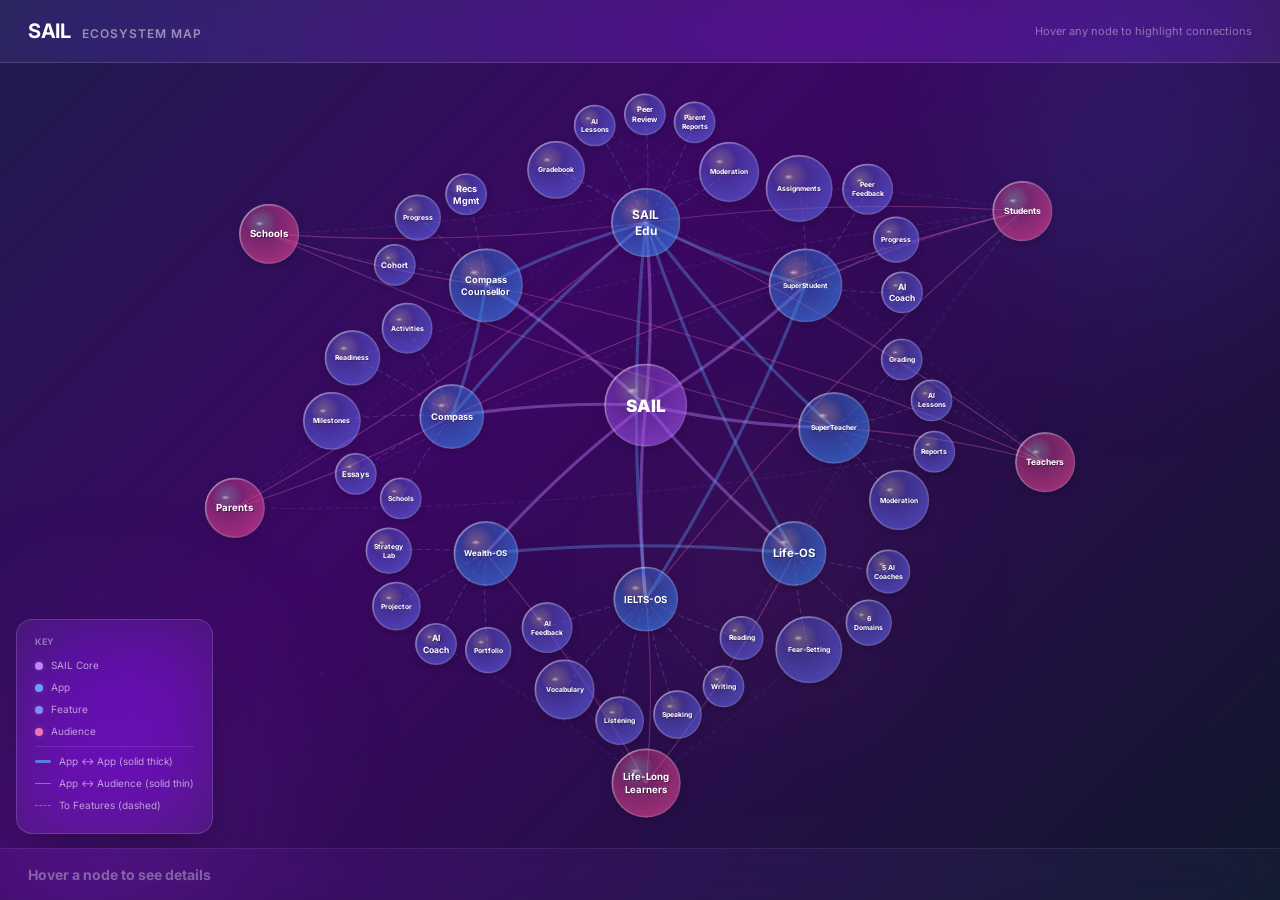
<file: SAIL-Ecosystem-Map.html>
<!DOCTYPE html>
<html lang="en">
<head>
<meta charset="UTF-8">
<meta name="viewport" content="width=device-width, initial-scale=1.0">
<title>SAIL Ecosystem Map — SAIL Education</title>
<style>
@import url('https://fonts.googleapis.com/css2?family=Inter:wght@300;400;500;600;700&display=swap');

/* === ANIMATIONS === */
@keyframes float-glow {
  0%, 100% { transform: translateY(0px) translateX(0px); opacity: 0.4; }
  50% { transform: translateY(-20px) translateX(10px); opacity: 0.8; }
}
@keyframes float-delayed-glow {
  0%, 100% { transform: translateY(0px) translateX(0px); opacity: 0.3; }
  50% { transform: translateY(-15px) translateX(-10px); opacity: 0.7; }
}
@keyframes float-slow-glow {
  0%, 100% { transform: translateY(0px) translateX(0px); opacity: 0.2; }
  50% { transform: translateY(-25px) translateX(5px); opacity: 0.6; }
}
@keyframes drift {
  0% { transform: translateX(0px); }
  100% { transform: translateX(20px); }
}
@keyframes orbit {
  0% { transform: rotate(0deg) translateX(30px) rotate(0deg); }
  100% { transform: rotate(360deg) translateX(30px) rotate(-360deg); }
}
@keyframes breathing {
  0%, 100% { opacity: 0.15; transform: scale(1); }
  50% { opacity: 0.25; transform: scale(1.1); }
}
@keyframes breathing-delayed {
  0%, 100% { opacity: 0.2; transform: scale(1); }
  50% { opacity: 0.3; transform: scale(1.05); }
}
@keyframes rotate-slow {
  0% { transform: rotate(0deg); }
  100% { transform: rotate(360deg); }
}
@keyframes fadeIn {
  from { opacity: 0; transform: translateY(10px); }
  to { opacity: 1; transform: translateY(0); }
}

/* === RESET & BASE === */
* { box-sizing: border-box; margin: 0; padding: 0; }

::-webkit-scrollbar { width: 6px; }
::-webkit-scrollbar-thumb { background-color: rgba(255,255,255,0.2); border-radius: 10px; }
::-webkit-scrollbar-track { background: transparent; }

html { scroll-behavior: smooth; }

body {
  font-family: 'Inter', -apple-system, BlinkMacSystemFont, sans-serif;
  color: rgba(255,255,255,0.85);
  background: #000;
  line-height: 1.7;
  overflow: hidden;
  height: 100vh;
  display: flex;
  flex-direction: column;
  position: relative;
}

/* === IMMERSIVE BACKGROUND === */
.immersive-bg {
  position: fixed;
  inset: 0;
  z-index: 0;
  pointer-events: none;
}
.immersive-bg .gradient-base {
  position: absolute;
  inset: 0;
  background: linear-gradient(135deg, #1e1b4b 0%, #3b0764 40%, #0f172a 100%);
}
.immersive-bg .bg-image {
  position: absolute;
  inset: 0;
  background-image: url('https://hoirqrkdgbmvpwutwuwj.supabase.co/storage/v1/object/public/assets/assets/8d0c8cab-aafd-4759-951d-82f748461c75_3840w.jpg');
  background-size: cover;
  background-position: center;
  opacity: 0.4;
}
.particle { position: absolute; border-radius: 50%; filter: blur(1px); }
.particle-1 { top: 25%; left: 33%; width: 2px; height: 2px; background: rgba(96,165,250,0.4); animation: float-glow 4s ease-in-out infinite; }
.particle-2 { top: 75%; right: 25%; width: 1px; height: 1px; background: rgba(167,139,250,0.5); animation: float-delayed-glow 5s ease-in-out infinite; }
.particle-3 { bottom: 33%; left: 50%; width: 1.5px; height: 1.5px; background: rgba(244,114,182,0.3); animation: float-slow-glow 6s ease-in-out infinite; }
.particle-4 { top: 50%; right: 33%; width: 1px; height: 1px; background: rgba(34,211,238,0.4); animation: drift 8s ease-in-out infinite alternate; }
.particle-5 { bottom: 25%; left: 25%; width: 2px; height: 2px; background: rgba(129,140,248,0.3); animation: orbit 15s linear infinite; }
.orb { position: absolute; border-radius: 50%; filter: blur(80px); }
.orb-1 { top: -50px; right: -50px; width: 384px; height: 384px; background: radial-gradient(circle, rgba(59,130,246,0.15), transparent); animation: breathing 4s ease-in-out infinite; }
.orb-2 { bottom: -50px; left: -50px; width: 320px; height: 320px; background: radial-gradient(circle, rgba(168,85,247,0.2), transparent); animation: breathing-delayed 4s ease-in-out infinite 2s; }
.orb-3 { top: 50%; left: 50%; width: 256px; height: 256px; background: radial-gradient(circle, rgba(236,72,153,0.1), transparent); animation: rotate-slow 20s linear infinite; }

body > * { position: relative; z-index: 1; }

/* === HEADER === */
#header {
  background: rgba(255,255,255,0.06);
  -webkit-backdrop-filter: blur(40px) saturate(180%);
  backdrop-filter: blur(40px) saturate(180%);
  border-bottom: 1px solid rgba(255,255,255,0.15);
  padding: 14px 28px;
  display: flex;
  justify-content: space-between;
  align-items: center;
  z-index: 100;
  flex-shrink: 0;
  animation: fadeIn 0.6s ease-out;
}
#logo {
  font-family: 'Inter', sans-serif;
  font-size: 20px;
  font-weight: 700;
  color: #fff;
  letter-spacing: -0.02em;
}
#logo-sub {
  color: rgba(255,255,255,0.5);
  font-size: 12px;
  letter-spacing: 0.08em;
  font-weight: 600;
  margin-left: 12px;
  text-transform: uppercase;
}
#header-hint {
  font-size: 11px;
  color: rgba(255,255,255,0.4);
  font-weight: 400;
}

/* === CANVAS === */
#canvas-wrap {
  position: relative;
  flex: 1;
  overflow: hidden;
}
svg { width: 100%; height: 100%; }

/* === TOOLTIP BAR === */
#tooltip-bar {
  background: rgba(255,255,255,0.06);
  -webkit-backdrop-filter: blur(40px) saturate(180%);
  backdrop-filter: blur(40px) saturate(180%);
  border-top: 1px solid rgba(255,255,255,0.15);
  padding: 10px 28px;
  min-height: 52px;
  display: flex;
  align-items: center;
  gap: 18px;
  flex-shrink: 0;
  transition: opacity 0.2s;
}
#tooltip-bar.empty { opacity: 0.5; }
.tb-title { font-size: 14px; font-weight: 700; white-space: nowrap; color: rgba(255,255,255,0.7); }
.tb-desc { font-size: 12px; color: rgba(255,255,255,0.55); line-height: 1.5; flex: 1; }
.tb-connections { font-size: 11px; color: rgba(255,255,255,0.4); white-space: nowrap; max-width: 360px; overflow: hidden; text-overflow: ellipsis; }

/* === LEGEND === */
#legend {
  position: absolute;
  bottom: 14px;
  left: 16px;
  background: rgba(255,255,255,0.06);
  -webkit-backdrop-filter: blur(40px) saturate(180%);
  backdrop-filter: blur(40px) saturate(180%);
  border: 1px solid rgba(255,255,255,0.15);
  border-radius: 16px;
  padding: 14px 18px;
  z-index: 50;
  box-shadow: 0 25px 50px -12px rgba(0,0,0,0.4);
  animation: fadeIn 0.8s ease-out 0.3s both;
}
.legend-title {
  font-size: 9px;
  color: rgba(255,255,255,0.4);
  text-transform: uppercase;
  letter-spacing: 0.08em;
  margin-bottom: 8px;
  font-weight: 700;
}
.legend-row { display: flex; align-items: center; gap: 8px; margin-bottom: 5px; }
.legend-dot { width: 8px; height: 8px; border-radius: 50%; box-shadow: 0 0 6px rgba(255,255,255,0.15); }
.legend-label { font-size: 10px; color: rgba(255,255,255,0.6); }
.legend-line { border-radius: 2px; }
.legend-divider { margin-top: 6px; padding-top: 6px; border-top: 1px solid rgba(255,255,255,0.1); }
</style>
</head>
<body>

<!-- Immersive Background -->
<div class="immersive-bg">
  <div class="gradient-base"></div>
  <div class="bg-image"></div>
  <div class="particle particle-1"></div>
  <div class="particle particle-2"></div>
  <div class="particle particle-3"></div>
  <div class="particle particle-4"></div>
  <div class="particle particle-5"></div>
  <div class="orb orb-1"></div>
  <div class="orb orb-2"></div>
  <div class="orb orb-3"></div>
</div>

<div id="header">
  <div style="display:flex;align-items:baseline"><span id="logo">SAIL</span><span id="logo-sub">Ecosystem Map</span></div>
  <div id="header-hint">Hover any node to highlight connections</div>
</div>
<div id="canvas-wrap">
  <svg id="map" xmlns="http://www.w3.org/2000/svg"></svg>
  <div id="legend">
    <div class="legend-title">Key</div>
    <div class="legend-row"><div class="legend-dot" style="background:#c084fc"></div><div class="legend-label">SAIL Core</div></div>
    <div class="legend-row"><div class="legend-dot" style="background:#60a5fa"></div><div class="legend-label">App</div></div>
    <div class="legend-row"><div class="legend-dot" style="background:#818cf8"></div><div class="legend-label">Feature</div></div>
    <div class="legend-row"><div class="legend-dot" style="background:#f472b6"></div><div class="legend-label">Audience</div></div>
    <div class="legend-row legend-divider"><div style="width:16px;height:3px;background:rgba(96,165,250,0.7);border-radius:2px"></div><div class="legend-label">App ↔ App (solid thick)</div></div>
    <div class="legend-row"><div style="width:16px;height:1.5px;background:rgba(244,114,182,0.7)"></div><div class="legend-label">App ↔ Audience (solid thin)</div></div>
    <div class="legend-row"><div style="width:16px;height:0;border-top:1.5px dashed rgba(129,140,248,0.7)"></div><div class="legend-label">To Features (dashed)</div></div>
  </div>
</div>
<div id="tooltip-bar" class="empty">
  <div class="tb-title" id="tb-title">Hover a node to see details</div>
  <div class="tb-desc" id="tb-desc"></div>
  <div class="tb-connections" id="tb-conn"></div>
</div>

<script>
/* ─── THEME COLORS (matching SAIL manual palette) ─── */
const COL = {
  core:    { fill: '#a855f7', edge: '#c084fc' },     /* purple */
  app:     { fill: '#3b82f6', edge: '#60a5fa' },     /* blue */
  feature: { fill: '#6366f1', edge: '#818cf8' },     /* indigo */
  audience:{ fill: '#ec4899', edge: '#f472b6' }      /* pink */
};

/* ─── TEXT FITTING ENGINE ─── */
const _canvas = document.createElement('canvas');
const _ctx = _canvas.getContext('2d');
function measureText(text, fontSize, fontWeight) {
  _ctx.font = `${fontWeight} ${fontSize}px Inter, -apple-system, system-ui, sans-serif`;
  return _ctx.measureText(text).width;
}
function fitText(label, radius, type) {
  const padding = 0.75;
  const maxWidth = radius * 2 * padding;
  const weight = type === 'core' ? 900 : 700;
  let targetFs = type === 'core' ? 15 : type === 'app' ? 10.5 : type === 'audience' ? 9.5 : 8.5;
  const words = label.replace(/\n/g, ' ').split(' ');
  for (let fs = targetFs; fs >= 5.5; fs -= 0.5) {
    const lineHeight = fs * 1.3;
    const lines = [];
    let currentLine = '';
    for (const word of words) {
      const testLine = currentLine ? currentLine + ' ' + word : word;
      const w = measureText(testLine, fs, weight);
      if (w > maxWidth && currentLine) { lines.push(currentLine); currentLine = word; }
      else { currentLine = testLine; }
    }
    if (currentLine) lines.push(currentLine);
    const totalHeight = lines.length * lineHeight;
    const maxHeight = radius * 2 * padding;
    let allFit = totalHeight <= maxHeight;
    if (allFit) { for (const line of lines) { if (measureText(line, fs, weight) > maxWidth) { allFit = false; break; } } }
    if (allFit) return { lines, fontSize: fs, lineHeight };
  }
  const fs = 5.5, lineHeight = fs * 1.3;
  return { lines: words, fontSize: fs, lineHeight };
}

/* ─── DATA ─── */
const APPS = [
  {id:'edu',     label:'SAIL Edu',              desc:'Flagship LMS (v3). Full classroom management with teacher + student + parent + admin roles.'},
  {id:'ss',      label:'SuperStudent',          desc:'Standalone student app — all student-facing features from EduNexus as a personal learning companion.'},
  {id:'st',      label:'SuperTeacher',          desc:'Standalone teacher app — all teacher-facing features from EduNexus as a personal teaching tool.'},
  {id:'lifeos',  label:'Life-OS',               desc:'Personal life management PWA. 6 domains, 5 AI coaches (Clarity, Capital, Momentum, Fuel, Anchor).'},
  {id:'ielts',   label:'IELTS-OS',              desc:'IELTS preparation system. All four skills plus vocabulary, AI feedback and score tracking.'},
  {id:'wealth',  label:'Wealth-OS',             desc:'Investment dashboard. 3-layer portfolio, AI coach, projector, rebalancer, Strategy Lab.'},
  {id:'compass', label:'Compass',               desc:'College application OS for G11-12 students. School research, essays, milestones, readiness scoring.'},
  {id:'compassc',label:'Compass Counsellor',    desc:'Counsellor app. Student cohort tracking, recommendation management, pipeline analytics.'},
];
const FEATURES = [
  {id:'f_gb',  parent:'edu',    label:'Gradebook'},
  {id:'f_alp', parent:'edu',    label:'AI Lessons'},
  {id:'f_pr',  parent:'edu',    label:'Peer Review'},
  {id:'f_prpt',parent:'edu',    label:'Parent Reports'},
  {id:'f_mod', parent:'edu',    label:'Moderation'},
  {id:'f_sa',  parent:'ss',     label:'Assignments'},
  {id:'f_spf', parent:'ss',     label:'Peer Feedback'},
  {id:'f_spt', parent:'ss',     label:'Progress'},
  {id:'f_sai', parent:'ss',     label:'AI Coach'},
  {id:'f_tg',  parent:'st',     label:'Grading'},
  {id:'f_tl',  parent:'st',     label:'AI Lessons'},
  {id:'f_tr',  parent:'st',     label:'Reports'},
  {id:'f_tm',  parent:'st',     label:'Moderation'},
  {id:'f_lc',  parent:'lifeos', label:'5 AI Coaches'},
  {id:'f_ld',  parent:'lifeos', label:'6 Domains'},
  {id:'f_lf',  parent:'lifeos', label:'Fear-Setting'},
  {id:'f_ir',  parent:'ielts',  label:'Reading'},
  {id:'f_iw',  parent:'ielts',  label:'Writing'},
  {id:'f_is',  parent:'ielts',  label:'Speaking'},
  {id:'f_il',  parent:'ielts',  label:'Listening'},
  {id:'f_iv',  parent:'ielts',  label:'Vocabulary'},
  {id:'f_ia',  parent:'ielts',  label:'AI Feedback'},
  {id:'f_wp',  parent:'wealth', label:'Portfolio'},
  {id:'f_wc',  parent:'wealth', label:'AI Coach'},
  {id:'f_wr',  parent:'wealth', label:'Projector'},
  {id:'f_wl',  parent:'wealth', label:'Strategy Lab'},
  {id:'f_cs',  parent:'compass',label:'Schools'},
  {id:'f_ce',  parent:'compass',label:'Essays'},
  {id:'f_cm',  parent:'compass',label:'Milestones'},
  {id:'f_cr',  parent:'compass',label:'Readiness'},
  {id:'f_ca',  parent:'compass',label:'Activities'},
  {id:'f_cco', parent:'compassc',label:'Cohort'},
  {id:'f_ccp', parent:'compassc',label:'Progress'},
  {id:'f_ccr', parent:'compassc',label:'Recs Mgmt'},
];
const AUDIENCES = [
  {id:'a_sch', label:'Schools',            desc:'Administrators evaluating AI literacy programs.'},
  {id:'a_tch', label:'Teachers',           desc:'Educators using SAIL for instruction and planning.'},
  {id:'a_par', label:'Parents',            desc:'Parents tracking student progress.'},
  {id:'a_stu', label:'Students',           desc:'G11-12 students, international-track learners.'},
  {id:'a_lll', label:'Life-Long Learners', desc:'Adults: IELTS, finance, personal development.'},
];
const APP_LINKS = [
  {from:'edu',to:'ss'},{from:'edu',to:'st'},{from:'edu',to:'compass'},
  {from:'edu',to:'ielts'},{from:'edu',to:'compassc'},{from:'edu',to:'lifeos'},
  {from:'compass',to:'compassc'},{from:'ielts',to:'ss'},{from:'lifeos',to:'wealth'},
];
const AUD_APP = [
  {aud:'a_sch', apps:['edu','st','compassc']},
  {aud:'a_tch', apps:['edu','st','compassc']},
  {aud:'a_par', apps:['edu','compass']},
  {aud:'a_stu', apps:['edu','ss','compass','ielts']},
  {aud:'a_lll', apps:['lifeos','wealth','ielts']},
];
const AUD_FEAT = [
  {aud:'a_stu', feats:['f_sa','f_spt','f_ce','f_cr','f_ir','f_iw']},
  {aud:'a_tch', feats:['f_alp','f_tg','f_tl','f_gb']},
  {aud:'a_par', feats:['f_prpt','f_tr','f_cm']},
  {aud:'a_sch', feats:['f_mod','f_cco']},
  {aud:'a_lll', feats:['f_lc','f_wc','f_ia','f_iv']},
];

/* ─── LAYOUT ─── */
const CX = 550, CY = 340;
const POS = {};
function calcRadius(label, type, minR) {
  for (let r = minR; r <= 60; r += 1) {
    const test = fitText(label, r, type);
    const totalH = test.lines.length * test.lineHeight;
    const maxH = r * 2 * 0.75;
    let allGood = totalH <= maxH;
    if (allGood) { for (const line of test.lines) { if (measureText(line, test.fontSize, 700) > r * 2 * 0.75) { allGood = false; break; } } }
    if (allGood && test.fontSize >= 6) return r;
  }
  return minR;
}
POS.sail = {x:CX, y:CY, r: calcRadius('SAIL', 'core', 36)};
const appDefs = [
  {id:'edu',      x:CX,      y:CY-160,  minR:30},
  {id:'ss',       x:CX+140,  y:CY-105,  minR:30},
  {id:'st',       x:CX+165,  y:CY+20,   minR:30},
  {id:'lifeos',   x:CX+130,  y:CY+130,  minR:28},
  {id:'ielts',    x:CX,      y:CY+170,  minR:28},
  {id:'wealth',   x:CX-140,  y:CY+130,  minR:28},
  {id:'compass',  x:CX-170,  y:CY+10,   minR:28},
  {id:'compassc', x:CX-140,  y:CY-105,  minR:32},
];
appDefs.forEach(d => {
  const app = APPS.find(a => a.id === d.id);
  POS[d.id] = {x:d.x, y:d.y, r: calcRadius(app.label, 'app', d.minR)};
});
const UP = -Math.PI/2, DOWN = Math.PI/2, LEFT = Math.PI, RIGHT = 0;
const UL = -Math.PI*0.75, UR = -Math.PI*0.25, DL = Math.PI*0.75, DR = Math.PI*0.25;
function fanFeatures(parentId, featureIds, baseAngle, spread, dist) {
  const px = POS[parentId].x, py = POS[parentId].y;
  const start = baseAngle - ((featureIds.length - 1) * spread) / 2;
  featureIds.forEach((fid, i) => {
    const a = start + i * spread;
    const feat = FEATURES.find(f => f.id === fid);
    POS[fid] = { x: px + Math.cos(a) * dist, y: py + Math.sin(a) * dist, r: calcRadius(feat.label, 'feature', 18) };
  });
}
fanFeatures('edu',      ['f_gb','f_alp','f_pr','f_prpt','f_mod'],    UP,    0.45, 88);
fanFeatures('ss',       ['f_sa','f_spf','f_spt','f_sai'],            UR,    0.44, 82);
fanFeatures('st',       ['f_tg','f_tl','f_tr','f_tm'],               RIGHT, 0.44, 82);
fanFeatures('lifeos',   ['f_lc','f_ld','f_lf'],                      DR,    0.48, 82);
fanFeatures('ielts',    ['f_ir','f_iw','f_is','f_il','f_iv','f_ia'], DOWN,  0.38, 88);
fanFeatures('wealth',   ['f_wp','f_wc','f_wr','f_wl'],               DL,    0.44, 82);
fanFeatures('compass',  ['f_cs','f_ce','f_cm','f_cr','f_ca'],        LEFT,  0.40, 85);
fanFeatures('compassc', ['f_cco','f_ccp','f_ccr'],                   UL,    0.48, 80);
POS['a_stu'] = {x: CX + 330, y: CY - 170, r: calcRadius('Students', 'audience', 26)};
POS['a_tch'] = {x: CX + 350, y: CY + 50,  r: calcRadius('Teachers', 'audience', 26)};
POS['a_par'] = {x: CX - 360, y: CY + 90,  r: calcRadius('Parents', 'audience', 26)};
POS['a_sch'] = {x: CX - 330, y: CY - 150, r: calcRadius('Schools', 'audience', 26)};
POS['a_lll'] = {x: CX,       y: CY + 330, r: calcRadius('Life-Long Learners', 'audience', 30)};

/* ─── COLLISION RESOLUTION ─── */
function resolveCollisions(iterations) {
  const ids = Object.keys(POS);
  for (let iter = 0; iter < iterations; iter++) {
    let moved = false;
    for (let i = 0; i < ids.length; i++) {
      for (let j = i + 1; j < ids.length; j++) {
        const a = POS[ids[i]], b = POS[ids[j]];
        const dx = b.x - a.x, dy = b.y - a.y;
        const dist = Math.sqrt(dx*dx + dy*dy);
        const minDist = a.r + b.r + 8;
        if (dist < minDist && dist > 0.1) {
          moved = true;
          const push = (minDist - dist) / 2 + 0.5;
          const nx = dx/dist, ny = dy/dist;
          if (ids[i] === 'sail') { b.x += nx*push*2; b.y += ny*push*2; }
          else if (ids[j] === 'sail') { a.x -= nx*push*2; a.y -= ny*push*2; }
          else { a.x -= nx*push; a.y -= ny*push; b.x += nx*push; b.y += ny*push; }
        }
      }
    }
    if (!moved) break;
  }
}
resolveCollisions(50);

/* ─── ALL NODES ─── */
const ALL = [
  {id:'sail', label:'SAIL', type:'core', desc:'Student Artificial Intelligence Learning — parent brand at sailedu.co'},
  ...APPS.map(a => ({...a, type:'app'})),
  ...FEATURES.map(f => ({...f, type:'feature'})),
  ...AUDIENCES.map(a => ({...a, type:'audience'})),
];
function find(id) { return ALL.find(n => n.id === id); }
function getConn(id) {
  const s = new Set();
  if (id === 'sail') APPS.forEach(a => s.add(a.id));
  APPS.forEach(a => { if (a.id === id) s.add('sail'); });
  FEATURES.forEach(f => { if (f.parent === id) s.add(f.id); if (f.id === id) s.add(f.parent); });
  AUD_APP.forEach(l => { if (l.aud === id) l.apps.forEach(a => s.add(a)); if (l.apps.includes(id)) s.add(l.aud); });
  AUD_FEAT.forEach(l => { if (l.aud === id) l.feats.forEach(f => s.add(f)); if (l.feats?.includes(id)) s.add(l.aud); });
  APP_LINKS.forEach(l => { if (l.from === id) s.add(l.to); if (l.to === id) s.add(l.from); });
  return s;
}

/* ─── RENDER ─── */
const svg = document.getElementById('map');
let hov = null;
function render() {
  let minX=Infinity, maxX=-Infinity, minY=Infinity, maxY=-Infinity;
  Object.values(POS).forEach(p => {
    minX = Math.min(minX, p.x - p.r - 12);
    maxX = Math.max(maxX, p.x + p.r + 12);
    minY = Math.min(minY, p.y - p.r - 12);
    maxY = Math.max(maxY, p.y + p.r + 12);
  });
  const pad = 15;
  svg.setAttribute('viewBox', `${minX-pad} ${minY-pad} ${maxX-minX+pad*2} ${maxY-minY+pad*2}`);

  let o = `<defs>
    <filter id="glow-sm">
      <feGaussianBlur in="SourceGraphic" stdDeviation="3" result="blur"/>
      <feMerge><feMergeNode in="blur"/><feMergeNode in="SourceGraphic"/></feMerge>
    </filter>
    <filter id="glow-lg">
      <feGaussianBlur in="SourceGraphic" stdDeviation="5" result="blur"/>
      <feMerge><feMergeNode in="blur"/><feMergeNode in="SourceGraphic"/></feMerge>
    </filter>
    <filter id="glass-shadow">
      <feGaussianBlur in="SourceAlpha" stdDeviation="4" result="blur"/>
      <feOffset dx="0" dy="3" result="shifted"/>
      <feFlood flood-color="#000" flood-opacity="0.35" result="color"/>
      <feComposite in="color" in2="shifted" operator="in" result="shadow"/>
      <feMerge><feMergeNode in="shadow"/><feMergeNode in="SourceGraphic"/></feMerge>
    </filter>
    <filter id="glass-shadow-hover">
      <feGaussianBlur in="SourceAlpha" stdDeviation="6" result="blur"/>
      <feOffset dx="0" dy="4" result="shifted"/>
      <feFlood flood-color="#000" flood-opacity="0.45" result="color"/>
      <feComposite in="color" in2="shifted" operator="in" result="shadow"/>
      <feMerge><feMergeNode in="shadow"/><feMergeNode in="SourceGraphic"/></feMerge>
    </filter>
  </defs>`;

  let gradIdx = 0;
  const conn = hov ? getConn(hov) : null;

  function edge(a, b, col, baseOp, baseSW, dashed) {
    const fp = POS[a], tp = POS[b]; if (!fp || !tp) return;
    let op = baseOp, sw = baseSW;
    if (hov) {
      if (a === hov || b === hov) { op = 0.85; sw = baseSW * 1.5; }
      else { op = 0.04; }
    }
    const mx=(fp.x+tp.x)/2, my=(fp.y+tp.y)/2, dx=tp.x-fp.x, dy=tp.y-fp.y;
    const cx=mx-dy*0.05, cy=my+dx*0.05;
    const isHovered = hov && (a === hov || b === hov);
    o += `<path d="M${fp.x},${fp.y} Q${cx},${cy} ${tp.x},${tp.y}" fill="none" stroke="${col}" stroke-width="${sw}" opacity="${op}"${dashed?' stroke-dasharray="5,3"':''}${isHovered?' filter="url(#glow-sm)"':''}/>`;
  }

  /* Edges */
  APPS.forEach(a => edge('sail', a.id, '#c084fc', 0.4, 2.8, false));
  APP_LINKS.forEach(l => edge(l.from, l.to, '#60a5fa', 0.35, 2.8, false));
  AUD_APP.forEach(l => l.apps.forEach(a => edge(l.aud, a, '#f472b6', 0.3, 1, false)));
  FEATURES.forEach(f => edge(f.parent, f.id, '#818cf8', 0.25, 1, true));
  AUD_FEAT.forEach(l => l.feats.forEach(f => edge(l.aud, f, '#a78bfa', 0.15, 0.8, true)));

  function node(id, type) {
    const p = POS[id]; if (!p) return;
    const c = COL[type];
    let scale = 1, ring = false;
    if (hov) {
      if (id === hov) { scale = 1.06; ring = true; }
    }
    const r = p.r * scale;
    const n = find(id); if (!n) return;
    const gi = gradIdx++;
    const hex = c.fill;
    const hr = parseInt(hex.slice(1,3),16), hg = parseInt(hex.slice(3,5),16), hb = parseInt(hex.slice(5,7),16);

    /* Glass gradient — translucent with color tint */
    o += `<radialGradient id="bg${gi}" cx="40%" cy="35%" r="65%" fx="35%" fy="30%">
      <stop offset="0%" stop-color="rgba(255,255,255,0.25)"/>
      <stop offset="40%" stop-color="rgba(${hr},${hg},${hb},0.35)"/>
      <stop offset="100%" stop-color="rgba(${hr},${hg},${hb},0.55)"/>
    </radialGradient>`;

    /* Rim light */
    o += `<linearGradient id="rim${gi}" x1="0%" y1="0%" x2="100%" y2="100%">
      <stop offset="0%" stop-color="rgba(255,255,255,0.5)"/>
      <stop offset="40%" stop-color="rgba(255,255,255,0.15)"/>
      <stop offset="100%" stop-color="rgba(255,255,255,0)"/>
    </linearGradient>`;

    /* Specular highlight */
    o += `<radialGradient id="spec${gi}" cx="32%" cy="26%" r="24%" fx="30%" fy="24%">
      <stop offset="0%" stop-color="rgba(255,255,255,0.8)"/>
      <stop offset="50%" stop-color="rgba(255,255,255,0.3)"/>
      <stop offset="100%" stop-color="rgba(255,255,255,0)"/>
    </radialGradient>`;

    /* Hover glow ring */
    if (ring) {
      o += `<circle cx="${p.x}" cy="${p.y}" r="${r+7}" fill="none" stroke="${hex}" stroke-width="2" opacity="0.4" filter="url(#glow-lg)"/>`;
      o += `<circle cx="${p.x}" cy="${p.y}" r="${r+4}" fill="none" stroke="rgba(255,255,255,0.2)" stroke-width="1"/>`;
    }

    /* Main glass body */
    o += `<circle cx="${p.x}" cy="${p.y}" r="${r}" fill="url(#bg${gi})" data-id="${id}" class="nc" style="cursor:pointer" filter="url(#${ring?'glass-shadow-hover':'glass-shadow'})"/>`;
    /* Rim stroke */
    o += `<circle cx="${p.x}" cy="${p.y}" r="${r - 0.5}" fill="none" stroke="url(#rim${gi})" stroke-width="1.5" style="pointer-events:none"/>`;
    /* Inner border — glass edge */
    o += `<circle cx="${p.x}" cy="${p.y}" r="${r}" fill="none" stroke="rgba(255,255,255,0.15)" stroke-width="1" style="pointer-events:none"/>`;
    /* Specular */
    const spR = r * 0.32, spX = p.x - r * 0.2, spY = p.y - r * 0.26;
    o += `<ellipse cx="${spX}" cy="${spY}" rx="${spR}" ry="${spR * 0.55}" fill="url(#spec${gi})" opacity="0.7" style="pointer-events:none"/>`;

    /* Text */
    const fit = fitText(n.label, r, type);
    const sy = p.y - ((fit.lines.length - 1) * fit.lineHeight) / 2;
    const ff = "'Inter',-apple-system,system-ui,sans-serif";
    const fw = type === 'core' ? 900 : 700;
    fit.lines.forEach((line, i) => {
      o += `<text x="${p.x + 0.5}" y="${sy + i * fit.lineHeight + 0.5}" text-anchor="middle" dominant-baseline="central" font-size="${fit.fontSize}" font-weight="${fw}" fill="rgba(0,0,0,0.35)" style="pointer-events:none;font-family:${ff}">${line}</text>`;
      o += `<text x="${p.x}" y="${sy + i * fit.lineHeight}" text-anchor="middle" dominant-baseline="central" font-size="${fit.fontSize}" font-weight="${fw}" fill="#fff" style="pointer-events:none;font-family:${ff}">${line}</text>`;
    });
  }

  FEATURES.forEach(f => node(f.id, 'feature'));
  AUDIENCES.forEach(a => node(a.id, 'audience'));
  APPS.forEach(a => node(a.id, 'app'));
  node('sail', 'core');

  svg.innerHTML = o;
  document.querySelectorAll('.nc').forEach(el => {
    const id = el.dataset.id;
    el.addEventListener('mouseenter', () => { hov = id; render(); showBar(id); });
    el.addEventListener('mouseleave', () => { hov = null; render(); hideBar(); });
  });
}

const bar = document.getElementById('tooltip-bar');
const bTitle = document.getElementById('tb-title');
const bDesc = document.getElementById('tb-desc');
const bConn = document.getElementById('tb-conn');
const BRIGHT = {core:'#c084fc', app:'#93c5fd', feature:'#a5b4fc', audience:'#f9a8d4'};

function showBar(id) {
  const n = find(id); if (!n) return;
  bar.classList.remove('empty');
  bTitle.textContent = (n.label || '');
  bTitle.style.color = BRIGHT[n.type || 'core'];
  let desc = n.desc || '';
  if (n.type === 'feature') { const par = find(n.parent); desc = 'Part of ' + (par?.label || ''); }
  if (n.type === 'audience') {
    const links = AUD_APP.find(l => l.aud === id);
    if (links) desc += ' \u2192 ' + links.apps.map(a => find(a)?.label || '').join(', ');
  }
  bDesc.textContent = desc;
  const connected = getConn(id);
  const names = [];
  connected.forEach(cid => { const cn = find(cid); if (cn && cn.type !== 'feature') names.push(cn.label || ''); });
  bConn.textContent = names.length ? 'Links: ' + names.join(', ') : '';
}

function hideBar() {
  bar.classList.add('empty');
  bTitle.textContent = 'Hover a node to see details';
  bTitle.style.color = 'rgba(255,255,255,0.4)';
  bDesc.textContent = '';
  bConn.textContent = '';
}

render();
window.addEventListener('resize', render);
</script>
</body>
</html>
</file>
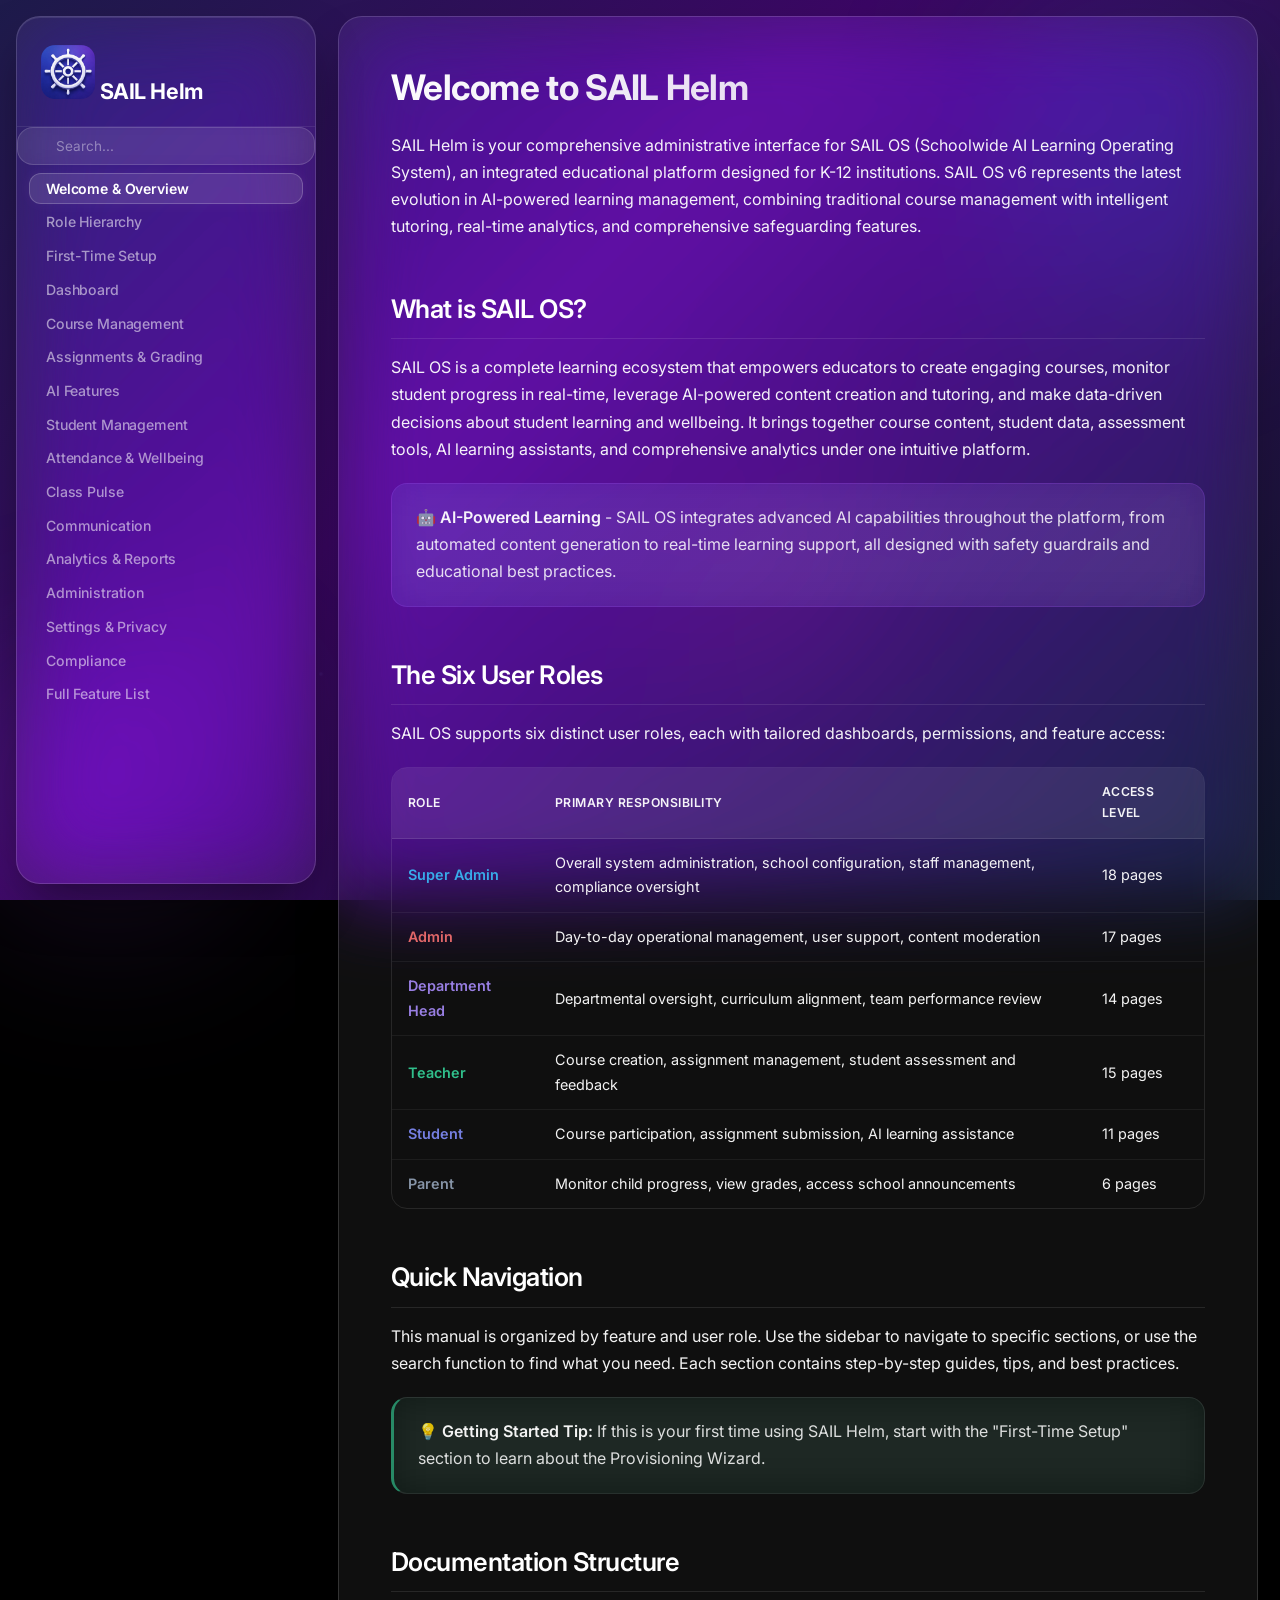
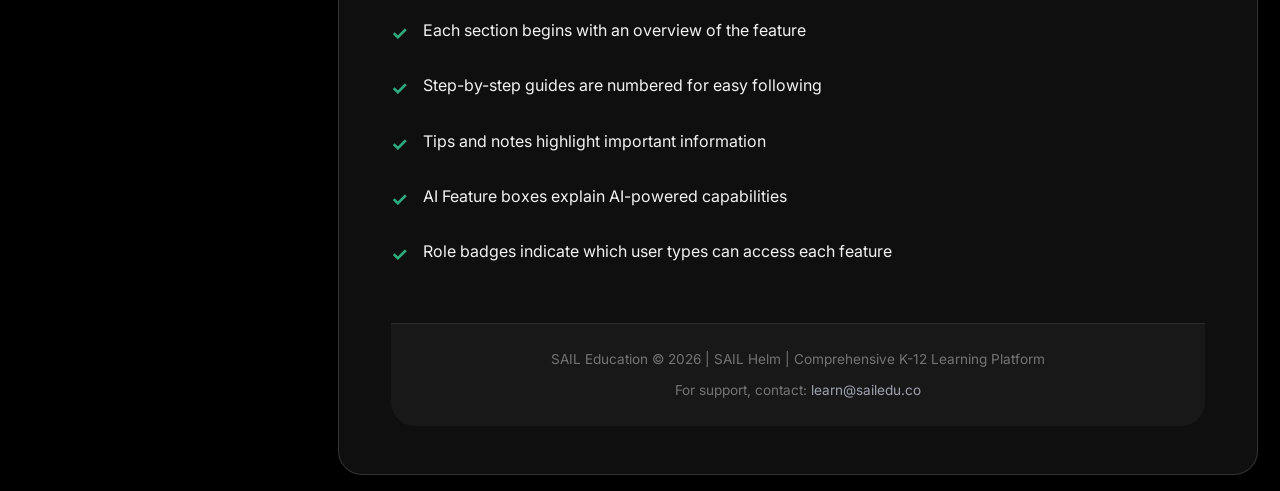
<file: SAIL-Helm-Manual.html>
<!DOCTYPE html>
<html lang="en">
<head>
    <meta charset="UTF-8">
    <meta name="viewport" content="width=device-width, initial-scale=1.0">
    <title>SAIL Helm — Interactive Manual</title>

    <!-- Google Fonts -->
    <link href="https://fonts.googleapis.com/css2?family=Inter:wght@300;400;500;600;700&display=swap" rel="stylesheet">
    <link rel="stylesheet" href="manual-style.css">
</head>
<body>
<!-- Immersive Background -->
<div class="immersive-bg">
  <div class="gradient-base"></div>
  <div class="bg-image"></div>
  <div class="particle particle-1"></div>
  <div class="particle particle-2"></div>
  <div class="particle particle-3"></div>
  <div class="particle particle-4"></div>
  <div class="particle particle-5"></div>
  <div class="orb orb-1"></div>
  <div class="orb orb-2"></div>
  <div class="orb orb-3"></div>
</div>
<!-- Mobile Menu Button -->
<button class="mobile-menu-btn" onclick="document.querySelector('.sidebar, aside.sidebar').classList.toggle('mobile-open'); document.querySelector('.mobile-overlay').classList.toggle('active');">☰</button>
<div class="mobile-overlay" onclick="document.querySelector('.sidebar, aside.sidebar').classList.remove('mobile-open'); this.classList.remove('active');"></div>

    <div class="container">
        <!-- Sidebar Navigation -->
        <aside class="sidebar">
            <div class="sidebar-header"><img src="icons/sail-helm.png" alt="SAIL Helm" style="width:54px;height:54px;border-radius:14px;object-fit:cover;"> SAIL Helm</div>

            <input type="text" class="search-box" id="searchInput" placeholder="Search...">
            <nav class="sidebar-nav" id="sidebarNav">
                <a href="javascript:void(0)" data-target="welcome" class="nav-link active">Welcome & Overview</a>
                <a href="javascript:void(0)" data-target="roles" class="nav-link">Role Hierarchy</a>
                <a href="javascript:void(0)" data-target="provisioning" class="nav-link">First-Time Setup</a>
                <a href="javascript:void(0)" data-target="dashboard" class="nav-link">Dashboard</a>
                <a href="javascript:void(0)" data-target="courses" class="nav-link">Course Management</a>
                <a href="javascript:void(0)" data-target="assignments" class="nav-link">Assignments & Grading</a>
                <a href="javascript:void(0)" data-target="ai-features" class="nav-link">AI Features</a>
                <a href="javascript:void(0)" data-target="students" class="nav-link">Student Management</a>
                <a href="javascript:void(0)" data-target="attendance" class="nav-link">Attendance & Wellbeing</a>
                <a href="javascript:void(0)" data-target="class-pulse" class="nav-link">Class Pulse</a>
                <a href="javascript:void(0)" data-target="communication" class="nav-link">Communication</a>
                <a href="javascript:void(0)" data-target="analytics" class="nav-link">Analytics & Reports</a>
                <a href="javascript:void(0)" data-target="administration" class="nav-link">Administration</a>
                <a href="javascript:void(0)" data-target="settings" class="nav-link">Settings & Privacy</a>
                <a href="javascript:void(0)" data-target="compliance" class="nav-link">Compliance</a>
                <a href="javascript:void(0)" data-target="features" class="nav-link">Full Feature List</a>
            </nav>
        </aside>

        <!-- Main Content -->
        <div class="main-wrapper">
            <main class="main-content">
                <!-- Welcome Section -->
                <section id="welcome" class="content-section active">
                    <h1>Welcome to SAIL Helm</h1>
                    <p>SAIL Helm is your comprehensive administrative interface for SAIL OS (Schoolwide AI Learning Operating System), an integrated educational platform designed for K-12 institutions. SAIL OS v6 represents the latest evolution in AI-powered learning management, combining traditional course management with intelligent tutoring, real-time analytics, and comprehensive safeguarding features.</p>

                    <h2>What is SAIL OS?</h2>
                    <p>SAIL OS is a complete learning ecosystem that empowers educators to create engaging courses, monitor student progress in real-time, leverage AI-powered content creation and tutoring, and make data-driven decisions about student learning and wellbeing. It brings together course content, student data, assessment tools, AI learning assistants, and comprehensive analytics under one intuitive platform.</p>

                    <div class="box box-ai">
                        <strong>AI-Powered Learning</strong> - SAIL OS integrates advanced AI capabilities throughout the platform, from automated content generation to real-time learning support, all designed with safety guardrails and educational best practices.
                    </div>

                    <h2>The Six User Roles</h2>
                    <p>SAIL OS supports six distinct user roles, each with tailored dashboards, permissions, and feature access:</p>

                    <table>
                        <tr>
                            <th>Role</th>
                            <th>Primary Responsibility</th>
                            <th>Access Level</th>
                        </tr>
                        <tr>
                            <td><span class="role-super-admin">Super Admin</span></td>
                            <td>Overall system administration, school configuration, staff management, compliance oversight</td>
                            <td>18 pages</td>
                        </tr>
                        <tr>
                            <td><span class="role-admin">Admin</span></td>
                            <td>Day-to-day operational management, user support, content moderation</td>
                            <td>17 pages</td>
                        </tr>
                        <tr>
                            <td><span class="role-dept-head">Department Head</span></td>
                            <td>Departmental oversight, curriculum alignment, team performance review</td>
                            <td>14 pages</td>
                        </tr>
                        <tr>
                            <td><span class="role-teacher">Teacher</span></td>
                            <td>Course creation, assignment management, student assessment and feedback</td>
                            <td>15 pages</td>
                        </tr>
                        <tr>
                            <td><span class="role-student">Student</span></td>
                            <td>Course participation, assignment submission, AI learning assistance</td>
                            <td>11 pages</td>
                        </tr>
                        <tr>
                            <td><span class="role-parent">Parent</span></td>
                            <td>Monitor child progress, view grades, access school announcements</td>
                            <td>6 pages</td>
                        </tr>
                    </table>

                    <h2>Quick Navigation</h2>
                    <p>This manual is organized by feature and user role. Use the sidebar to navigate to specific sections, or use the search function to find what you need. Each section contains step-by-step guides, tips, and best practices.</p>

                    <div class="box box-tip">
                        <strong>Getting Started Tip:</strong> If this is your first time using SAIL Helm, start with the "First-Time Setup" section to learn about the Provisioning Wizard.
                    </div>

                    <h2>Documentation Structure</h2>
                    <ul class="checklist">
                        <li>Each section begins with an overview of the feature</li>
                        <li>Step-by-step guides are numbered for easy following</li>
                        <li>Tips and notes highlight important information</li>
                        <li>AI Feature boxes explain AI-powered capabilities</li>
                        <li>Role badges indicate which user types can access each feature</li>
                    </ul>
                </section>

                <!-- Role Hierarchy Section -->
                <section id="roles" class="content-section">
                    <h1>Role Hierarchy & Permissions</h1>
                    <p>SAIL OS implements a hierarchical permission system where each role has specific access levels and capabilities. Understanding the role hierarchy is essential for properly configuring your school's access controls and ensuring security.</p>

                    <h2>The Permission Hierarchy</h2>
                    <p>The six roles are organized in a hierarchy from highest to lowest privilege:</p>

                    <ol class="steps">
                        <li><strong>Super Admin</strong> - Full system access with authority over all school data and settings</li>
                        <li><strong>Admin</strong> - Operational management with oversight of daily activities</li>
                        <li><strong>Department Head</strong> - Departmental leadership with curriculum oversight</li>
                        <li><strong>Teacher</strong> - Classroom management and student assessment</li>
                        <li><strong>Student</strong> - Course participation and learning</li>
                        <li><strong>Parent</strong> - Monitoring child progress only</li>
                    </ol>

                    <h2>Detailed Permission Matrix</h2>
                    <p>The following table outlines which pages and features each role can access:</p>

                    <table>
                        <tr>
                            <th>Feature/Page</th>
                            <th><span class="role-super-admin">Super Admin</span></th>
                            <th><span class="role-admin">Admin</span></th>
                            <th><span class="role-dept-head">Dept Head</span></th>
                            <th><span class="role-teacher">Teacher</span></th>
                            <th><span class="role-student">Student</span></th>
                            <th><span class="role-parent">Parent</span></th>
                        </tr>
                        <tr>
                            <td>Dashboard</td>
                            <td>✓</td>
                            <td>✓</td>
                            <td>✓</td>
                            <td>✓</td>
                            <td>✓</td>
                            <td>✓</td>
                        </tr>
                        <tr>
                            <td>Course Management</td>
                            <td>✓</td>
                            <td>✓</td>
                            <td>✓</td>
                            <td>✓</td>
                            <td>✓</td>
                            <td></td>
                        </tr>
                        <tr>
                            <td>Assignments</td>
                            <td>✓</td>
                            <td>✓</td>
                            <td>✓</td>
                            <td>✓</td>
                            <td>✓</td>
                            <td>✓*</td>
                        </tr>
                        <tr>
                            <td>Grading</td>
                            <td>✓</td>
                            <td>✓</td>
                            <td>✓</td>
                            <td>✓</td>
                            <td></td>
                            <td>✓*</td>
                        </tr>
                        <tr>
                            <td>Student Roster</td>
                            <td>✓</td>
                            <td>✓</td>
                            <td>✓</td>
                            <td>✓</td>
                            <td></td>
                            <td></td>
                        </tr>
                        <tr>
                            <td>Attendance</td>
                            <td>✓</td>
                            <td>✓</td>
                            <td>✓</td>
                            <td>✓</td>
                            <td></td>
                            <td>✓*</td>
                        </tr>
                        <tr>
                            <td>Wellbeing Dashboard</td>
                            <td>✓</td>
                            <td>✓</td>
                            <td>✓</td>
                            <td>✓</td>
                            <td>✓</td>
                            <td>✓*</td>
                        </tr>
                        <tr>
                            <td>AI Content Studio</td>
                            <td>✓</td>
                            <td>✓</td>
                            <td>✓</td>
                            <td>✓</td>
                            <td></td>
                            <td></td>
                        </tr>
                        <tr>
                            <td>Class Pulse</td>
                            <td>✓</td>
                            <td>✓</td>
                            <td>✓</td>
                            <td>✓</td>
                            <td></td>
                            <td></td>
                        </tr>
                        <tr>
                            <td>School Calendar</td>
                            <td>✓</td>
                            <td>✓</td>
                            <td>✓</td>
                            <td>✓</td>
                            <td>✓</td>
                            <td>✓</td>
                        </tr>
                        <tr>
                            <td>Communications</td>
                            <td>✓</td>
                            <td>✓</td>
                            <td>✓</td>
                            <td>✓</td>
                            <td>✓</td>
                            <td>✓</td>
                        </tr>
                        <tr>
                            <td>Analytics & Reports</td>
                            <td>✓</td>
                            <td>✓</td>
                            <td>✓</td>
                            <td>✓</td>
                            <td></td>
                            <td>✓*</td>
                        </tr>
                        <tr>
                            <td>Staff Management</td>
                            <td>✓</td>
                            <td>✓</td>
                            <td>✓</td>
                            <td></td>
                            <td></td>
                            <td></td>
                        </tr>
                        <tr>
                            <td>Administration</td>
                            <td>✓</td>
                            <td>✓</td>
                            <td></td>
                            <td></td>
                            <td></td>
                            <td></td>
                        </tr>
                        <tr>
                            <td>Billing & Licensing</td>
                            <td>✓</td>
                            <td></td>
                            <td></td>
                            <td></td>
                            <td></td>
                            <td></td>
                        </tr>
                        <tr>
                            <td>Settings & Security</td>
                            <td>✓</td>
                            <td>✓</td>
                            <td>✓</td>
                            <td>✓</td>
                            <td>✓</td>
                            <td>✓</td>
                        </tr>
                        <tr>
                            <td>Compliance & Audit</td>
                            <td>✓</td>
                            <td>✓</td>
                            <td></td>
                            <td></td>
                            <td></td>
                            <td></td>
                        </tr>
                        <tr>
                            <td>API Keys & Integrations</td>
                            <td>✓</td>
                            <td>✓</td>
                            <td></td>
                            <td></td>
                            <td></td>
                            <td></td>
                        </tr>
                    </table>

                    <p style="font-size: 0.9em; margin-top: 20px;"><em>* Limited access - Parents can only view their own child's information</em></p>

                    <h2>Page Access Summary</h2>
                    <ul class="checklist">
                        <li>Super Admin: 18 accessible pages (full platform access)</li>
                        <li>Admin: 17 accessible pages (no billing/licensing)</li>
                        <li>Department Head: 14 accessible pages (departmental focus)</li>
                        <li>Teacher: 15 accessible pages (classroom and student focus)</li>
                        <li>Student: 11 accessible pages (learning focused)</li>
                        <li>Parent: 6 accessible pages (monitoring only)</li>
                    </ul>

                    <div class="box box-note">
                        <strong>Important:</strong> Always ensure users are assigned the minimum role necessary for their responsibilities. This follows the principle of least privilege and enhances security.
                    </div>
                </section>

                <!-- Provisioning Wizard Section -->
                <section id="provisioning" class="content-section">
                    <h1>First-Time Setup: Provisioning Wizard</h1>
                    <p><span class="role-badge super-admin">Super Admin</span></p>
                    <p>The Provisioning Wizard is a comprehensive 8-step setup process that guides Super Administrators through the initial configuration of SAIL OS. This wizard ensures your school is properly configured with all necessary data, compliance settings, and user access controls before launch.</p>

                    <h2>Overview of the Provisioning Process</h2>
                    <p>The Provisioning Wizard takes approximately 30-60 minutes to complete, depending on your school's size and data complexity. You can save your progress and return to complete it later. All steps must be completed before launching SAIL OS in production.</p>

                    <div class="box box-tip">
                        <strong>Pro Tip:</strong> Gather all necessary information before starting the wizard. Have CSVs ready for staff and student imports, and ensure you have your school's DPA information available.
                    </div>

                    <h2>Step-by-Step Provisioning Walkthrough</h2>

                    <h3>Step 1: School Identity</h3>
                    <p>Configure your school's basic information.</p>
                    <ol class="steps">
                        <li>Click "Start Provisioning Wizard" from the Administration dashboard</li>
                        <li>Enter your school name (e.g., "Lincoln High School")</li>
                        <li>Select your region/country from the dropdown</li>
                        <li>Enter your Data Protection Authority (DPA) email address for compliance notifications</li>
                        <li>Upload your school logo (optional, recommended for branded emails)</li>
                        <li>Click "Next" to proceed to Step 2</li>
                    </ol>

                    <div class="box box-note">
                        <strong>Important:</strong> The DPA email address should be a monitored account, as SAIL OS will send compliance-related notifications to this address.
                    </div>

                    <h3>Step 2: Staff Import</h3>
                    <p>Import your teaching and administrative staff into SAIL OS.</p>
                    <ol class="steps">
                        <li>Prepare a CSV file with staff information using the following columns:
                            <ul style="margin-top: 10px; margin-left: 20px;">
                                <li>first_name (required)</li>
                                <li>last_name (required)</li>
                                <li>email (required, must be unique)</li>
                                <li>role (required: Super Admin, Admin, Dept Head, or Teacher)</li>
                                <li>department (optional: Math, Science, English, etc.)</li>
                                <li>phone (optional)</li>
                                <li>employee_id (optional)</li>
                            </ul>
                        </li>
                        <li>Click "Upload CSV" and select your staff file</li>
                        <li>Review the preview to ensure data is correct</li>
                        <li>Correct any errors shown in the validation report</li>
                        <li>Click "Import Staff" to proceed</li>
                    </ol>

                    <h3>Step 3: Student Import</h3>
                    <p>Import your student population with age-gating compliance.</p>
                    <ol class="steps">
                        <li>Prepare a CSV file with student information using these columns:
                            <ul style="margin-top: 10px; margin-left: 20px;">
                                <li>first_name (required)</li>
                                <li>last_name (required)</li>
                                <li>email (required, must be unique)</li>
                                <li>student_id (required)</li>
                                <li>grade (required: K-12)</li>
                                <li>date_of_birth (required: YYYY-MM-DD for age-gating)</li>
                                <li>parent_email (recommended for students under 13)</li>
                                <li>parent_phone (optional)</li>
                            </ul>
                        </li>
                        <li>Click "Upload CSV" and select your student file</li>
                        <li>SAIL OS automatically flags students under 13 and verifies parent consent</li>
                        <li>Review the age-gating report</li>
                        <li>Click "Import Students" to proceed</li>
                    </ol>

                    <div class="box box-ai">
                        <strong>Age-Gating Compliance:</strong> SAIL OS automatically applies COPPA compliance for students under 13, including parental consent verification and restricted AI feature access.
                    </div>

                    <h3>Step 4: Course Creation</h3>
                    <p>Set up your initial course structure.</p>
                    <ol class="steps">
                        <li>Click "Create Courses" or "Import from Template"</li>
                        <li>For manual creation, enter course details:
                            <ul style="margin-top: 10px; margin-left: 20px;">
                                <li>Course Name (e.g., "Biology 101")</li>
                                <li>Course Code (e.g., "BIO101")</li>
                                <li>Color (for visual identification in dashboards)</li>
                                <li>Framework (CEFR, IELTS, International, or Custom)</li>
                                <li>Description and learning outcomes</li>
                            </ul>
                        </li>
                        <li>Assign lead teacher(s) for each course</li>
                        <li>Click "Save Course" and continue adding courses</li>
                        <li>Click "Next" when finished</li>
                    </ol>

                    <h3>Step 5: Enrollment</h3>
                    <p>Enroll students in courses.</p>
                    <ol class="steps">
                        <li>Select a course from your created courses</li>
                        <li>Use the student picker to select students or import from CSV</li>
                        <li>Enrollment CSV should contain: student_email, course_code</li>
                        <li>Verify enrollment counts for accuracy</li>
                        <li>Repeat for each course</li>
                        <li>Click "Next" when all enrollments are complete</li>
                    </ol>

                    <h3>Step 6: Historical Data Import</h3>
                    <p>Optionally import grades and attendance from your previous system.</p>
                    <ol class="steps">
                        <li>Click "Skip" if you're starting fresh, or "Import" to add legacy data</li>
                        <li>If importing, upload CSVs for:
                            <ul style="margin-top: 10px; margin-left: 20px;">
                                <li>Grade history (student_email, course_code, grade, date)</li>
                                <li>Attendance records (student_email, date, status)</li>
                                <li>Prior assignments (optional)</li>
                            </ul>
                        </li>
                        <li>Review validation report for any errors</li>
                        <li>Correct and re-upload if needed</li>
                        <li>Click "Next" to proceed</li>
                    </ol>

                    <h3>Step 7: Compliance Review</h3>
                    <p>Verify your school's compliance configuration.</p>
                    <ol class="steps">
                        <li>Review the compliance checklist:
                            <ul style="margin-top: 10px; margin-left: 20px;">
                                <li>GDPR compliance (if applicable)</li>
                                <li>FERPA safeguards confirmed</li>
                                <li>COPPA age-gating verified</li>
                                <li>Data retention policy set</li>
                                <li>Audit logging enabled</li>
                            </ul>
                        </li>
                        <li>Enable 2FA for all admin accounts</li>
                        <li>Configure backup and disaster recovery settings</li>
                        <li>Sign the compliance acknowledgment</li>
                        <li>Click "Next" to proceed to launch</li>
                    </ol>

                    <h3>Step 8: Launch SAIL</h3>
                    <p>Complete final verification and launch your SAIL OS instance.</p>
                    <ol class="steps">
                        <li>Review the "Ready to Launch" checklist</li>
                        <li>Verify all data imports completed successfully</li>
                        <li>Confirm administrative access for key staff</li>
                        <li>Review the deployment timeline and any scheduled maintenance windows</li>
                        <li>Click "Launch SAIL OS" to activate the platform</li>
                        <li>You will receive a confirmation email when launch is complete</li>
                    </ol>

                    <div class="box box-note">
                        <strong>Post-Launch:</strong> After launch, send welcome emails to all staff and students with login instructions and links to this manual.
                    </div>

                    <h2>Troubleshooting Common Import Issues</h2>
                    <p><strong>Duplicate email addresses:</strong> Email addresses must be unique. Check for typos or students/staff using shared accounts.</p>
                    <p><strong>Invalid date formats:</strong> Dates must be in YYYY-MM-DD format. Ensure your CSV export settings match this format.</p>
                    <p><strong>Missing required fields:</strong> All required columns must be present in your CSV, even if some rows have empty values.</p>
                    <p><strong>File encoding issues:</strong> Save CSVs as UTF-8 encoded files to avoid character encoding errors.</p>

                    <div class="box box-tip">
                        <strong>Support Resources:</strong> If you encounter issues during provisioning, contact SAIL Education support or consult the API documentation for advanced import options.
                    </div>
                </section>

                <!-- Dashboard Section -->
                <section id="dashboard" class="content-section">
                    <h1>Dashboard</h1>
                    <p><span class="role-badge super-admin">Super Admin</span> <span class="role-badge admin">Admin</span> <span class="role-badge dept-head">Dept Head</span> <span class="role-badge teacher">Teacher</span> <span class="role-badge student">Student</span> <span class="role-badge parent">Parent</span></p>
                    <p>The Dashboard is your personalized home page in SAIL OS, displaying role-specific information, widgets, and quick actions. Each role has a customized dashboard layout optimized for their responsibilities.</p>

                    <h2>Dashboard Overview</h2>
                    <p>The Dashboard automatically loads when you log into SAIL OS. It provides at-a-glance insights into key metrics, pending actions, and important notifications relevant to your role and responsibilities.</p>

                    <h2>Super Admin Dashboard</h2>
                    <p>Super Admins see system-wide metrics and administrative controls:</p>
                    <ul class="checklist">
                        <li>System health status and active user count</li>
                        <li>Billing and license information</li>
                        <li>Recent system alerts and compliance issues</li>
                        <li>Staff management quick access</li>
                        <li>Audit log summary</li>
                        <li>Pending provisioning tasks</li>
                    </ul>

                    <h2>Admin Dashboard</h2>
                    <p>Admins see operational metrics and daily management tools:</p>
                    <ul class="checklist">
                        <li>Submission queue widget (pending assignments to grade)</li>
                        <li>Wellbeing alerts (students flagged for intervention)</li>
                        <li>At-risk student list</li>
                        <li>Recent notifications and messages</li>
                        <li>Content moderation queue</li>
                        <li>Quick links to frequently used features</li>
                    </ul>

                    <h2>Teacher Dashboard</h2>
                    <p>Teachers see classroom-focused information:</p>
                    <ul class="checklist">
                        <li>Current courses and class enrollments</li>
                        <li>Pending student submissions</li>
                        <li>Recent student messages</li>
                        <li>Class attendance summary</li>
                        <li>Grade entry progress</li>
                        <li>Upcoming assignment due dates</li>
                        <li>AI Content Studio shortcuts</li>
                    </ul>

                    <h2>Student Dashboard</h2>
                    <p>Students see their learning progress and upcoming work:</p>
                    <ul class="checklist">
                        <li>Enrolled courses and progress</li>
                        <li>Upcoming assignments and due dates</li>
                        <li>Grade summary and current performance</li>
                        <li>AI Tutor chat access</li>
                        <li>Recent feedback from teachers</li>
                        <li>Collaborative learning groups</li>
                    </ul>

                    <h2>Parent Dashboard</h2>
                    <p>Parents monitor their child's progress:</p>
                    <ul class="checklist">
                        <li>Child's course enrollment and grades</li>
                        <li>Attendance record</li>
                        <li>Recent assignments and submissions</li>
                        <li>Teacher communications</li>
                        <li>Wellbeing check-ins</li>
                        <li>School calendar and important dates</li>
                    </ul>

                    <h2>Customizing Your Dashboard</h2>
                    <ol class="steps">
                        <li>Click the "Customize Dashboard" button in the top-right corner</li>
                        <li>Drag widgets to rearrange their position</li>
                        <li>Click the "X" on a widget to remove it from view</li>
                        <li>Click "Add Widgets" to select additional widgets</li>
                        <li>Choose your preferred layout (1-column or 2-column)</li>
                        <li>Click "Save Dashboard" to apply your changes</li>
                    </ol>

                    <h2>Dashboard Widgets Explained</h2>
                    <p><strong>Submission Queue:</strong> Shows all pending assignments that need grading. Click an assignment to open the grading interface.</p>
                    <p><strong>Wellbeing Alerts:</strong> Flags students who have reported low mood scores or who are showing attendance concerns. Color-coded by priority level.</p>
                    <p><strong>At-Risk Alerts:</strong> Lists students whose grades are dropping or who show other risk indicators. See the Attendance & Wellbeing section for intervention workflows.</p>
                    <p><strong>Notification Feed:</strong> Real-time updates about messages, submissions, and system alerts. Click to dismiss or act on notifications.</p>

                    <div class="box box-tip">
                        <strong>Dashboard Refresh:</strong> Dashboards refresh every 60 seconds automatically. Click the refresh icon to update immediately.
                    </div>
                </section>

                <!-- Course Management Section -->
                <section id="courses" class="content-section">
                    <h1>Course Management</h1>
                    <p><span class="role-badge super-admin">Super Admin</span> <span class="role-badge admin">Admin</span> <span class="role-badge dept-head">Dept Head</span> <span class="role-badge teacher">Teacher</span> <span class="role-badge student">Student</span></p>
                    <p>Course Management is the foundation of SAIL OS, allowing educators to create, organize, and manage all aspects of course delivery. From curriculum design to content versioning, Course Management provides comprehensive tools for educational planning and delivery.</p>

                    <h2>What is a Course?</h2>
                    <p>In SAIL OS, a course is a structured learning experience with defined learning outcomes, content materials, assignments, assessments, and a roster of enrolled students. Courses can be designed for a single class or can serve multiple sections with shared curriculum.</p>

                    <h2>Creating a New Course</h2>
                    <ol class="steps">
                        <li>Navigate to "Course Management" from the main menu</li>
                        <li>Click "Create New Course" button</li>
                        <li>Enter the course name (e.g., "AP Biology 2025-2026")</li>
                        <li>Enter the course code (e.g., "BIO-AP-01")</li>
                        <li>Select a color for visual identification across the platform</li>
                        <li>Select a curriculum framework:
                            <ul style="margin-top: 10px; margin-left: 20px;">
                                <li><strong>CEFR</strong> (Common European Framework) - Language courses</li>
                                <li><strong>IELTS</strong> - English language proficiency</li>
                                <li><strong>International Baccalaureate (IB)</strong> - Advanced curriculum</li>
                                <li><strong>Custom</strong> - Define your own learning outcomes</li>
                            </ul>
                        </li>
                        <li>Write course description and learning outcomes</li>
                        <li>Assign lead teacher(s)</li>
                        <li>Click "Create Course"</li>
                    </ol>

                    <div class="box box-note">
                        <strong>Framework Selection:</strong> The framework you choose determines the available rubrics, grading scales, and learning outcome templates. This cannot be changed after course creation.
                    </div>

                    <h2>Course Structure and Organization</h2>
                    <p>Once created, organize your course content using the following hierarchical structure:</p>

                    <table>
                        <tr>
                            <th>Level</th>
                            <th>Purpose</th>
                            <th>Example</th>
                        </tr>
                        <tr>
                            <td><strong>Course</strong></td>
                            <td>Overall class or subject</td>
                            <td>Biology 101</td>
                        </tr>
                        <tr>
                            <td><strong>Unit</strong></td>
                            <td>Major topic grouping (4-8 weeks)</td>
                            <td>Cell Structure and Function</td>
                        </tr>
                        <tr>
                            <td><strong>Module</strong></td>
                            <td>Lesson-level content (1-2 weeks)</td>
                            <td>Prokaryotic vs Eukaryotic Cells</td>
                        </tr>
                        <tr>
                            <td><strong>Lesson</strong></td>
                            <td>Single lesson or activity (1-3 days)</td>
                            <td>Cell Membrane Properties</td>
                        </tr>
                        <tr>
                            <td><strong>Content Items</strong></td>
                            <td>Individual resources and assignments</td>
                            <td>Video, worksheet, quiz</td>
                        </tr>
                    </table>

                    <h2>Adding Course Materials</h2>
                    <ol class="steps">
                        <li>Click into your course and select "Course Materials"</li>
                        <li>Click "Create Unit" to start organizing content</li>
                        <li>Enter unit name, description, and duration</li>
                        <li>For each unit, create modules by clicking "Add Module"</li>
                        <li>Within modules, add lessons and content items</li>
                        <li>Use the drag-and-drop interface to reorder content</li>
                        <li>Click "Publish Unit" when ready to make it visible to students</li>
                    </ol>

                    <h2>Grading Scales and Rubrics</h2>
                    <p>SAIL OS supports multiple grading scale formats. Select your preferred scale during course setup:</p>

                    <table>
                        <tr>
                            <th>Scale Type</th>
                            <th>Format</th>
                            <th>Best For</th>
                        </tr>
                        <tr>
                            <td>Percentage</td>
                            <td>0-100%</td>
                            <td>Most US schools</td>
                        </tr>
                        <tr>
                            <td>Letter Grade</td>
                            <td>A-F</td>
                            <td>US K-12</td>
                        </tr>
                        <tr>
                            <td>IB 1-7</td>
                            <td>1-7 (7 = highest)</td>
                            <td>International Baccalaureate</td>
                        </tr>
                        <tr>
                            <td>IGCSE</td>
                            <td>A*-G</td>
                            <td>Cambridge IGCSE</td>
                        </tr>
                        <tr>
                            <td>AP</td>
                            <td>5-1 scale</td>
                            <td>Advanced Placement</td>
                        </tr>
                        <tr>
                            <td>MYP</td>
                            <td>8-1 scale</td>
                            <td>IB Middle Years</td>
                        </tr>
                    </table>

                    <h2>Creating and Using Rubrics</h2>
                    <p>Rubrics provide detailed assessment criteria for assignments and help ensure consistent grading.</p>
                    <ol class="steps">
                        <li>Navigate to your course and click "Rubrics"</li>
                        <li>Click "Create New Rubric"</li>
                        <li>Enter rubric name and description</li>
                        <li>Add evaluation criteria (e.g., "Clarity of Thesis")</li>
                        <li>For each criterion, define performance levels:
                            <ul style="margin-top: 10px; margin-left: 20px;">
                                <li>Excellent (e.g., "4 points")</li>
                                <li>Proficient (e.g., "3 points")</li>
                                <li>Developing (e.g., "2 points")</li>
                                <li>Beginning (e.g., "1 point")</li>
                            </ul>
                        </li>
                        <li>Write descriptors for each level</li>
                        <li>Click "Save Rubric"</li>
                        <li>Attach the rubric to assignments when creating them</li>
                    </ol>

                    <h2>Course Enrollment</h2>
                    <p>Add students to your course through multiple methods:</p>

                    <h3>Method 1: Manual Enrollment</h3>
                    <ol class="steps">
                        <li>Click into your course and select "Enrollment"</li>
                        <li>Click "Add Students"</li>
                        <li>Use the student picker to search and select students</li>
                        <li>Click "Enroll" to confirm</li>
                    </ol>

                    <h3>Method 2: CSV Import</h3>
                    <ol class="steps">
                        <li>Prepare a CSV with columns: student_email, student_id</li>
                        <li>Click "Enrollment" and select "Import from CSV"</li>
                        <li>Upload your file and review the preview</li>
                        <li>Click "Import" to enroll all students</li>
                    </ol>

                    <h3>Method 3: Grade Level Sync</h3>
                    <ol class="steps">
                        <li>Click "Enrollment" and select "Auto-Sync by Grade"</li>
                        <li>Select the grade level(s)</li>
                        <li>All students in that grade will be automatically enrolled</li>
                        <li>You can remove individual students if needed</li>
                    </ol>

                    <h2>Course Versioning</h2>
                    <p>SAIL OS automatically maintains version history for your course, allowing you to revert changes or manage multiple course instances.</p>
                    <ol class="steps">
                        <li>Click into your course and select "Version History"</li>
                        <li>View all previous versions with timestamps and editor names</li>
                        <li>Click a version to view its contents</li>
                        <li>Click "Restore" to revert to that version</li>
                        <li>Create named versions by clicking "Save as Version"</li>
                    </ol>

                    <div class="box box-tip">
                        <strong>Best Practice:</strong> Save versioned copies of your course at the end of each school year, making it easy to import and customize for the next year.
                    </div>

                    <h2>Course Templates</h2>
                    <p>Create course templates to standardize course structures across your school:</p>
                    <ol class="steps">
                        <li>Design a course as your template</li>
                        <li>Click "Save as Template" in the course settings</li>
                        <li>Give the template a name and description</li>
                        <li>Other teachers can now create courses from this template</li>
                        <li>Templates automatically populate course structure and learning outcomes</li>
                    </ol>

                    <div class="box box-ai">
                        <strong>AI Course Generator:</strong> Use SAIL OS's AI Course Generator to automatically create complete courses from a syllabus. Upload a syllabus document and the AI generates structure, units, modules, and initial content suggestions.
                    </div>
                </section>

                <!-- Assignments & Grading Section -->
                <section id="assignments" class="content-section">
                    <h1>Assignments & Grading</h1>
                    <p><span class="role-badge super-admin">Super Admin</span> <span class="role-badge admin">Admin</span> <span class="role-badge dept-head">Dept Head</span> <span class="role-badge teacher">Teacher</span> <span class="role-badge student">Student</span> <span class="role-badge parent">Parent</span></p>
                    <p>Assignments & Grading is the core instructional interface in SAIL OS, enabling teachers to create assessments, track submissions, grade work, and provide feedback. The system features AI-powered integrity checking and comprehensive gradebook management.</p>

                    <h2>Creating Assignments</h2>
                    <ol class="steps">
                        <li>Navigate to your course and click "Assignments"</li>
                        <li>Click "Create New Assignment"</li>
                        <li>Enter assignment title and description</li>
                        <li>Choose assignment type:
                            <ul style="margin-top: 10px; margin-left: 20px;">
                                <li>Written Submission (essays, responses)</li>
                                <li>Multiple Choice / Quiz</li>
                                <li>File Upload (projects, media)</li>
                                <li>Discussion Forum</li>
                                <li>Presentation / Recording</li>
                                <li>Peer Review</li>
                            </ul>
                        </li>
                        <li>Set point value and grading scale</li>
                        <li>Attach a rubric (optional but recommended)</li>
                        <li>Set due date and submission deadline</li>
                        <li>Enable late submission options if desired</li>
                        <li>Click "Create Assignment"</li>
                    </ol>

                    <h2>Differentiated Assignments</h2>
                    <p>SAIL OS supports differentiated learning with tiered assignment versions:</p>

                    <h3>Creating Three-Tier Assignments</h3>
                    <ol class="steps">
                        <li>When creating an assignment, toggle "Create Differentiated Versions"</li>
                        <li>Create three versions:
                            <ul style="margin-top: 10px; margin-left: 20px;">
                                <li><strong>Foundation:</strong> Simpler task, fewer requirements, lower point value</li>
                                <li><strong>Standard:</strong> Grade-level expectations</li>
                                <li><strong>Extension:</strong> Advanced challenge, higher rigor</li>
                            </ul>
                        </li>
                        <li>Assign students to appropriate tiers based on their level</li>
                        <li>All versions appear on the same assignment in the gradebook</li>
                        <li>View completion by tier in assignment analytics</li>
                    </ol>

                    <div class="box box-tip">
                        <strong>Best Practice:</strong> Use differentiated assignments to ensure all learners are appropriately challenged while maintaining classroom cohesion.
                    </div>

                    <h2>Submission Tracking</h2>
                    <p>Monitor student submissions in real-time:</p>

                    <table>
                        <tr>
                            <th>Status</th>
                            <th>Meaning</th>
                        </tr>
                        <tr>
                            <td><strong>Not Started</strong></td>
                            <td>Student has not accessed the assignment</td>
                        </tr>
                        <tr>
                            <td><strong>In Progress</strong></td>
                            <td>Student has begun work but not submitted</td>
                        </tr>
                        <tr>
                            <td><strong>Submitted</strong></td>
                            <td>Student submitted before deadline</td>
                        </tr>
                        <tr>
                            <td><strong>Late</strong></td>
                            <td>Student submitted after deadline</td>
                        </tr>
                        <tr>
                            <td><strong>Graded</strong></td>
                            <td>Teacher has provided a score and feedback</td>
                        </tr>
                    </table>

                    <h2>AI Integrity Checking</h2>
                    <p>SAIL OS includes sophisticated AI integrity checking to detect potential academic integrity concerns in written submissions. The system uses a 5-signal approach:</p>

                    <table>
                        <tr>
                            <th>Signal</th>
                            <th>What It Measures</th>
                            <th>Interpretation</th>
                        </tr>
                        <tr>
                            <td><strong>Lexical Predictability</strong></td>
                            <td>How predictable word choices are</td>
                            <td>AI writing uses more predictable vocabulary patterns</td>
                        </tr>
                        <tr>
                            <td><strong>Stylometric Shift</strong></td>
                            <td>Changes in writing style within a submission</td>
                            <td>Abrupt shifts suggest copied or pasted content</td>
                        </tr>
                        <tr>
                            <td><strong>Structural Uniformity</strong></td>
                            <td>Paragraph and sentence structure consistency</td>
                            <td>Overly uniform structure suggests non-human origin</td>
                        </tr>
                        <tr>
                            <td><strong>Source Corroboration</strong></td>
                            <td>Comparison with publicly available sources</td>
                            <td>Significant similarity to online sources</td>
                        </tr>
                        <tr>
                            <td><strong>AI Likelihood Score</strong></td>
                            <td>Overall probability of AI generation</td>
                            <td>Composite score (0-100%) combining all signals</td>
                        </tr>
                    </table>

                    <div class="box box-ai">
                        <strong>Using Integrity Checks Responsibly:</strong> SAIL OS integrity checking is a screening tool, not a definitive proof. Always investigate flagged submissions and use professional judgment. False positives occur with technical writing, translated content, and ESL students.
                    </div>

                    <h2>Grading Submissions</h2>
                    <ol class="steps">
                        <li>Click "Assignments" and select the assignment to grade</li>
                        <li>Click "View Submissions" to see all student work</li>
                        <li>Click a student's submission to open the grading interface</li>
                        <li>If rubric is attached, score each criterion</li>
                        <li>View AI integrity score in the right sidebar</li>
                        <li>Investigate any flagged integrity concerns by reviewing the detailed report</li>
                        <li>Enter an overall score</li>
                        <li>Write detailed feedback comments</li>
                        <li>Optionally attach annotated documents or recordings</li>
                        <li>Click "Save & Next" to move to the next student or "Submit Grade" to finalize</li>
                    </ol>

                    <h2>Gradebook Overview</h2>
                    <p>The Gradebook provides a comprehensive view of all student grades in color-coded format:</p>

                    <table>
                        <tr>
                            <th>Color</th>
                            <th>Grade Range</th>
                            <th>Status</th>
                        </tr>
                        <tr>
                            <td style="background-color: #10b981; color: white;">Green</td>
                            <td>A (90-100%)</td>
                            <td>Excellent performance</td>
                        </tr>
                        <tr>
                            <td style="background-color: #3b82f6; color: white;">Blue</td>
                            <td>B (80-89%)</td>
                            <td>Good performance</td>
                        </tr>
                        <tr>
                            <td style="background-color: #f59e0b; color: white;">Amber</td>
                            <td>C (70-79%)</td>
                            <td>Satisfactory performance</td>
                        </tr>
                        <tr>
                            <td style="background-color: #ef4444; color: white;">Red</td>
                            <td>D-F (Below 70%)</td>
                            <td>Intervention needed</td>
                        </tr>
                        <tr>
                            <td style="background-color: #d1d5db;">Gray</td>
                            <td>No Grade</td>
                            <td>Not yet graded or no submission</td>
                        </tr>
                    </table>

                    <h2>Accessing the Gradebook</h2>
                    <ol class="steps">
                        <li>Click into your course</li>
                        <li>Select "Gradebook" from the navigation</li>
                        <li>View students in rows, assignments in columns</li>
                        <li>Click a cell to enter or edit a grade</li>
                        <li>Use filters to view specific students or assignment categories</li>
                        <li>Export gradebook as CSV for backup or integration with other systems</li>
                    </ol>

                    <h2>Grading Scales</h2>
                    <p>Customize how grades display in your gradebook:</p>

                    <h3>Percentage Scale (0-100%)</h3>
                    <p>Default grading system. Enter scores as numbers and they automatically convert to percentages.</p>

                    <h3>Letter Grade Scale (A-F)</h3>
                    <p>Select letter grades with optional +/- modifiers. SAIL OS can auto-convert from percentage to letter grades.</p>

                    <h3>IB 1-7 Scale</h3>
                    <p>Used for International Baccalaureate courses. Scale where 7 is highest achievement.</p>

                    <h3>IGCSE (A*-G)</h3>
                    <p>Cambridge IGCSE grading scale with A* as the highest mark.</p>

                    <h3>AP (5-1 Scale)</h3>
                    <p>Advanced Placement grading where 5 is the highest possible score.</p>

                    <h3>Custom Scale</h3>
                    <p>Define your own grading scale with custom labels and ranges.</p>

                    <h2>Peer Review Process</h2>
                    <p>Enable peer review for assignments to promote collaborative learning:</p>

                    <ol class="steps">
                        <li>When creating an assignment, toggle "Enable Peer Review"</li>
                        <li>Set the number of peers each student reviews (typically 2-3)</li>
                        <li>Create a peer review rubric with evaluation criteria</li>
                        <li>Set review deadline (typically 3-5 days after submission deadline)</li>
                        <li>SAIL OS randomly assigns reviewers</li>
                        <li>Students complete peer reviews using the rubric</li>
                        <li>You receive peer review summary to inform your own grading</li>
                    </ol>

                    <div class="box box-note">
                        <strong>Important:</strong> Peer reviews do not automatically affect student grades. Use them as formative feedback and reference for your own assessment.
                    </div>

                    <h2>Bulk Grading Tools</h2>
                    <p>For quick grade entry, use bulk grading options:</p>

                    <h3>CSV Grade Import</h3>
                    <ol class="steps">
                        <li>Export the assignment's grade template</li>
                        <li>Fill in grades in Excel or Google Sheets</li>
                        <li>Save and upload back to SAIL OS</li>
                        <li>Review import preview before confirming</li>
                    </ol>

                    <h3>Quick Grade Entry</h3>
                    <ol class="steps">
                        <li>Click "Grade Assignment"</li>
                        <li>View all submissions in a table</li>
                        <li>Click cells to enter grades directly</li>
                        <li>Use Tab key to move between students</li>
                        <li>Click "Save All Grades" when finished</li>
                    </ol>

                    <div class="box box-tip">
                        <strong>Grading Tip:</strong> Grade assignments in multiple sessions if working with large classes. Save your progress frequently.
                    </div>
                </section>

                <!-- AI Features Section -->
                <section id="ai-features" class="content-section">
                    <h1>AI Features</h1>
                    <p><span class="role-badge super-admin">Super Admin</span> <span class="role-badge admin">Admin</span> <span class="role-badge dept-head">Dept Head</span> <span class="role-badge teacher">Teacher</span></p>
                    <p>SAIL OS integrates advanced AI capabilities throughout the platform to enhance teaching and learning. All AI features are built with safety guardrails, transparency, and educational best practices at their core.</p>

                    <h2>AI Content Studio</h2>
                    <p>AI Content Studio automatically generates educational content in multiple formats, enabling teachers to create engaging learning materials quickly.</p>

                    <h3>Content Types</h3>
                    <p><strong>Slide Decks:</strong> Generate professional presentation slides from topics, standards, or learning outcomes.</p>
                    <ol class="steps">
                        <li>Click "AI Content Studio" from the course menu</li>
                        <li>Select "Generate Slide Deck"</li>
                        <li>Enter a topic or learning outcome</li>
                        <li>Specify grade level and duration</li>
                        <li>Choose style and design template</li>
                        <li>The AI generates a full presentation with speaker notes</li>
                        <li>Edit and customize before using</li>
                    </ol>

                    <p><strong>Infographics:</strong> Create visual representations of data and concepts.</p>
                    <ol class="steps">
                        <li>Click "Generate Infographic"</li>
                        <li>Choose data type or concept to visualize</li>
                        <li>Specify dimensions and style</li>
                        <li>Review generated infographic</li>
                        <li>Download or embed in course materials</li>
                    </ol>

                    <p><strong>Flashcards:</strong> Generate study cards automatically from curriculum content.</p>
                    <ol class="steps">
                        <li>Click "Generate Flashcards"</li>
                        <li>Enter topic or upload a document</li>
                        <li>Specify number of cards and difficulty level</li>
                        <li>Customize card formatting</li>
                        <li>Distribute to students for study</li>
                    </ol>

                    <p><strong>Podcasts:</strong> Generate audio lessons for accessible learning.</p>
                    <ol class="steps">
                        <li>Click "Generate Podcast"</li>
                        <li>Provide topic and learning objectives</li>
                        <li>Choose narrator voice and pacing</li>
                        <li>The AI generates an audio file with transcript</li>
                        <li>Add to lessons for multi-modal learning</li>
                    </ol>

                    <p><strong>Videos:</strong> Create animated educational videos.</p>
                    <ol class="steps">
                        <li>Click "Generate Video"</li>
                        <li>Enter topic, learning level, and duration</li>
                        <li>Select animation style and visuals</li>
                        <li>The AI generates a complete video with captions</li>
                        <li>Customize captions and narration if desired</li>
                    </ol>

                    <div class="box box-note">
                        <strong>Content Review:</strong> Always review AI-generated content for accuracy and educational appropriateness before sharing with students.
                    </div>

                    <h2>AI Learning Tutor</h2>
                    <p>The AI Learning Tutor provides students with immediate, personalized help and explanations while maintaining safety guardrails.</p>

                    <h3>Student Experience</h3>
                    <p>Students access the AI Tutor through a chat interface directly in the course:</p>
                    <ul class="checklist">
                        <li>Students can ask questions about course content</li>
                        <li>AI provides explanations, examples, and guided learning</li>
                        <li>All interactions are logged and monitored</li>
                        <li>Students cannot receive direct answers to assignments</li>
                        <li>Help-seeking generates learning engagement metrics</li>
                    </ul>

                    <h3>Safety Guardrails</h3>
                    <p>The AI Tutor includes multiple safety mechanisms:</p>
                    <ul class="checklist">
                        <li>Cannot provide answers to graded assignments</li>
                        <li>Recognizes harmful requests and refuses appropriately</li>
                        <li>Age-appropriate responses based on student grade level</li>
                        <li>Blocks attempts to bypass content filtering</li>
                        <li>All conversations logged for teacher review</li>
                    </ul>

                    <h3>Teacher Monitoring</h3>
                    <ol class="steps">
                        <li>Navigate to "AI Tutor Logs" in your course</li>
                        <li>View summary of student help-seeking patterns</li>
                        <li>Click on individual students to see conversation transcripts</li>
                        <li>Identify topics where students need additional support</li>
                        <li>Use this data to inform lesson planning</li>
                    </ol>

                    <h2>AI Course Generator</h2>
                    <p>Automatically generate complete courses from syllabi or topic descriptions.</p>

                    <ol class="steps">
                        <li>Click "Course Management" and select "AI Course Generator"</li>
                        <li>Upload a syllabus or describe your course</li>
                        <li>Specify grade level and curriculum framework</li>
                        <li>Set desired course duration and structure</li>
                        <li>The AI generates:
                            <ul style="margin-top: 10px; margin-left: 20px;">
                                <li>Complete course structure with units and modules</li>
                                <li>Learning outcomes aligned to standards</li>
                                <li>Suggested assignments and assessments</li>
                                <li>Initial content outline</li>
                            </ul>
                        </li>
                        <li>Review the generated course</li>
                        <li>Customize as needed</li>
                        <li>Click "Import to Course" to use it</li>
                    </ol>

                    <h2>Lesson Planner</h2>
                    <p>Get AI-powered suggestions for lesson planning and activities.</p>

                    <ol class="steps">
                        <li>Open a unit in your course</li>
                        <li>Click "Suggest Lesson Plan"</li>
                        <li>The AI generates suggested lesson components:
                            <ul style="margin-top: 10px; margin-left: 20px;">
                                <li>Hook/engagement activity</li>
                                <li>Direct instruction approaches</li>
                                <li>Practice activities</li>
                                <li>Assessment options</li>
                                <li>Differentiation strategies</li>
                            </ul>
                        </li>
                        <li>Review and customize suggestions</li>
                        <li>Add to lesson materials</li>
                    </ol>

                    <h2>Differentiation Tool</h2>
                    <p>Get AI suggestions for differentiating instruction to meet diverse learner needs.</p>

                    <ol class="steps">
                        <li>Select an assignment or lesson</li>
                        <li>Click "Generate Differentiation"</li>
                        <li>Specify learning levels (Foundation/Standard/Extension)</li>
                        <li>The AI generates three versions:
                            <ul style="margin-top: 10px; margin-left: 20px;">
                                <li>Simplified version for students needing support</li>
                                <li>Grade-level version for standard learners</li>
                                <li>Advanced version for advanced learners</li>
                            </ul>
                        </li>
                        <li>Customize each version</li>
                        <li>Assign students to appropriate tiers</li>
                    </ol>

                    <h2>AI Moderation</h2>
                    <p>SAIL OS uses AI to moderate student content and discussions with three-tier responses.</p>

                    <table>
                        <tr>
                            <th>Tier</th>
                            <th>Action</th>
                            <th>Content Type</th>
                        </tr>
                        <tr>
                            <td><strong>Tier 1: Block</strong></td>
                            <td>Content is not published; student is notified with guidance</td>
                            <td>Severe: harassment, hate speech, dangerous content</td>
                        </tr>
                        <tr>
                            <td><strong>Tier 2: Warn</strong></td>
                            <td>Content is published but flagged; teacher is notified</td>
                            <td>Moderate: bullying, inappropriate language, misinformation</td>
                        </tr>
                        <tr>
                            <td><strong>Tier 3: Log</strong></td>
                            <td>Content is published; flagged in audit logs for review</td>
                            <td>Minor: potentially concerning patterns or themes</td>
                        </tr>
                    </table>

                    <h3>Managing Flagged Content</h3>
                    <ol class="steps">
                        <li>Navigate to "Moderation Queue" from the course menu</li>
                        <li>Review flagged submissions with AI explanations</li>
                        <li>Take action:
                            <ul style="margin-top: 10px; margin-left: 20px;">
                                <li>Approve - content is fine, remove flag</li>
                                <li>Block - remove content, contact student</li>
                                <li>Investigate - open for further review</li>
                            </ul>
                        </li>
                        <li>Document decisions in audit trail</li>
                    </ol>

                    <h2>AI Integrity Checks</h2>
                    <p>Detect potential academic integrity concerns in written submissions (see Assignments & Grading section for details).</p>

                    <div class="box box-ai">
                        <strong>Ethical AI Use:</strong> All SAIL OS AI features are designed to enhance, not replace, teacher judgment and professional expertise. Teachers always maintain final authority over grades, content decisions, and student interactions.
                    </div>

                    <h2>AI Usage Guidelines</h2>
                    <p>Best practices for using AI features in your classroom:</p>

                    <ul class="checklist">
                        <li>Always review AI-generated content before sharing with students</li>
                        <li>Use AI as a tool to enhance teaching, not replace lesson planning</li>
                        <li>Maintain transparency with students about AI use</li>
                        <li>Monitor AI Tutor usage to identify students needing support</li>
                        <li>Use integrity checks as screening tools, not definitive proof</li>
                        <li>Combine AI data with other observations for student support</li>
                        <li>Respect student privacy in all AI interactions</li>
                    </ul>

                    <h2>Disabling AI Features</h2>
                    <p>If you prefer not to use certain AI features:</p>
                    <ol class="steps">
                        <li>Go to your course settings</li>
                        <li>Click "AI Features"</li>
                        <li>Toggle off specific features you don't want to use</li>
                        <li>Students will not see disabled features</li>
                        <li>You can re-enable at any time</li>
                    </ol>
                </section>

                <!-- Student Management Section -->
                <section id="students" class="content-section">
                    <h1>Student Management</h1>
                    <p><span class="role-badge super-admin">Super Admin</span> <span class="role-badge admin">Admin</span> <span class="role-badge dept-head">Dept Head</span> <span class="role-badge teacher">Teacher</span></p>
                    <p>Student Management provides tools for managing rosters, accommodations, badges, and student data within SAIL OS.</p>

                    <h2>Student Roster</h2>
                    <p>View and manage your enrolled students:</p>

                    <ol class="steps">
                        <li>Click into your course and select "Roster"</li>
                        <li>View all enrolled students with contact information</li>
                        <li>Use filters to search or sort by various criteria</li>
                        <li>Click a student name to view their profile</li>
                        <li>Use bulk actions to modify multiple students at once</li>
                    </ol>

                    <h2>Bulk Student Import</h2>
                    <p>Add multiple students to your course via CSV import:</p>

                    <ol class="steps">
                        <li>Click "Enrollment" and select "Import from CSV"</li>
                        <li>Prepare CSV with required columns:
                            <ul style="margin-top: 10px; margin-left: 20px;">
                                <li>first_name (required)</li>
                                <li>last_name (required)</li>
                                <li>email (required)</li>
                                <li>student_id (optional)</li>
                                <li>date_of_birth (optional)</li>
                            </ul>
                        </li>
                        <li>Upload file and review preview</li>
                        <li>Click "Import" to add all students</li>
                    </ol>

                    <h2>IEPs and Accommodations</h2>
                    <p>Document and manage special education accommodations and IEPs:</p>

                    <ol class="steps">
                        <li>Click into a student's profile</li>
                        <li>Click "IEP & Accommodations"</li>
                        <li>Click "Add Accommodation" or "Upload IEP"</li>
                        <li>For manual accommodations, enter:
                            <ul style="margin-top: 10px; margin-left: 20px;">
                                <li>Accommodation type (e.g., extended time, large text)</li>
                                <li>Description of accommodation</li>
                                <li>Effective dates</li>
                                <li>Responsible provider</li>
                            </ul>
                        </li>
                        <li>Upload full IEP document (PDF)</li>
                        <li>Accommodations apply automatically to assignments</li>
                    </ol>

                    <h2>Student Badges</h2>
                    <p>Award badges to recognize student achievement and engagement. SAIL OS includes 8 standard badge types:</p>

                    <table>
                        <tr>
                            <th>Badge Type</th>
                            <th>Description</th>
                            <th>Trigger</th>
                        </tr>
                        <tr>
                            <td>🏆 Academic Excellence</td>
                            <td>Consistent high grades</td>
                            <td>Manual or auto-awarded for GPA ≥ 3.8</td>
                        </tr>
                        <tr>
                            <td>🎯 Perfect Attendance</td>
                            <td>No absences in period</td>
                            <td>Auto-awarded quarterly</td>
                        </tr>
                        <tr>
                            <td>⭐ Rising Star</td>
                            <td>Significant grade improvement</td>
                            <td>Manual award</td>
                        </tr>
                        <tr>
                            <td>🤝 Collaboration Champion</td>
                            <td>Strong peer interaction</td>
                            <td>Manual award by teacher</td>
                        </tr>
                        <tr>
                            <td>🎨 Creative Thinking</td>
                            <td>Innovative problem solving</td>
                            <td>Manual award</td>
                        </tr>
                        <tr>
                            <td>💬 Discussion Leader</td>
                            <td>Active classroom participation</td>
                            <td>Manual award</td>
                        </tr>
                        <tr>
                            <td>🔬 Research Excellence</td>
                            <td>Outstanding project work</td>
                            <td>Manual award</td>
                        </tr>
                        <tr>
                            <td>🌟 Community Helper</td>
                            <td>Service or peer support</td>
                            <td>Manual award</td>
                        </tr>
                    </table>

                    <h3>Awarding Badges</h3>
                    <ol class="steps">
                        <li>Click into student's profile</li>
                        <li>Click "Award Badge"</li>
                        <li>Select badge type</li>
                        <li>Write optional citation explaining why badge was earned</li>
                        <li>Click "Award" to give badge</li>
                        <li>Student sees badge on their profile</li>
                    </ol>

                    <h2>Leaderboard</h2>
                    <p>Display class leaderboards to promote healthy competition and engagement:</p>

                    <ol class="steps">
                        <li>Go to course settings and click "Leaderboard"</li>
                        <li>Toggle "Enable Leaderboard" to activate</li>
                        <li>Choose ranking metric:
                            <ul style="margin-top: 10px; margin-left: 20px;">
                                <li>Total points/GPA</li>
                                <li>Participation points</li>
                                <li>Badge count</li>
                                <li>Custom metric</li>
                            </ul>
                        </li>
                        <li>Students can opt-in or opt-out of appearing on leaderboard</li>
                        <li>Leaderboard updates in real-time</li>
                    </ol>

                    <div class="box box-note">
                        <strong>Privacy & Sensitivity:</strong> Some students may feel discouraged by public leaderboards. Always allow opt-out and consider using badges as an alternative metric.
                    </div>
                </section>

                <!-- Attendance & Wellbeing Section -->
                <section id="attendance" class="content-section">
                    <h1>Attendance & Wellbeing</h1>
                    <p><span class="role-badge super-admin">Super Admin</span> <span class="role-badge admin">Admin</span> <span class="role-badge dept-head">Dept Head</span> <span class="role-badge teacher">Teacher</span> <span class="role-badge student">Student</span> <span class="role-badge parent">Parent</span></p>
                    <p>Attendance & Wellbeing combines attendance tracking with proactive student support, enabling early intervention and holistic student care.</p>

                    <h2>Taking Attendance</h2>
                    <ol class="steps">
                        <li>Navigate to your course and click "Attendance"</li>
                        <li>Select the date of class</li>
                        <li>Mark each student's status:
                            <ul style="margin-top: 10px; margin-left: 20px;">
                                <li>Present ✓</li>
                                <li>Absent ✗</li>
                                <li>Tardy (late)</li>
                                <li>Excused Absence</li>
                                <li>Early Dismissal</li>
                            </ul>
                        </li>
                        <li>Add notes for specific absences if desired</li>
                        <li>Click "Save Attendance"</li>
                    </ol>

                    <h2>Chronic Absence Detection</h2>
                    <p>SAIL OS automatically monitors and alerts about concerning absence patterns:</p>

                    <table>
                        <tr>
                            <th>Threshold</th>
                            <th>Days Absent</th>
                            <th>Action</th>
                        </tr>
                        <tr>
                            <td>Low Risk</td>
                            <td>3-5 days (per semester)</td>
                            <td>Alert generated, teacher notified</td>
                        </tr>
                        <tr>
                            <td>Medium Risk</td>
                            <td>6-9 days (per semester)</td>
                            <td>Parent contacted, intervention plan offered</td>
                        </tr>
                        <tr>
                            <td>High Risk</td>
                            <td>10+ days (per semester)</td>
                            <td>School admin notified, formal intervention required</td>
                        </tr>
                    </table>

                    <h2>Mood Check-Ins</h2>
                    <p>Students can regularly report their emotional wellbeing using a 1-5 mood scale:</p>

                    <table>
                        <tr>
                            <th>Rating</th>
                            <th>Meaning</th>
                            <th>Response</th>
                        </tr>
                        <tr>
                            <td>😔 1</td>
                            <td>Very Distressed</td>
                            <td>Immediate alert to counselor</td>
                        </tr>
                        <tr>
                            <td>😕 2</td>
                            <td>Troubled</td>
                            <td>Alert to school support staff</td>
                        </tr>
                        <tr>
                            <td>😐 3</td>
                            <td>Okay</td>
                            <td>Data logged, normal monitoring</td>
                        </tr>
                        <tr>
                            <td>🙂 4</td>
                            <td>Good</td>
                            <td>Data logged</td>
                        </tr>
                        <tr>
                            <td>😊 5</td>
                            <td>Excellent</td>
                            <td>Data logged</td>
                        </tr>
                    </table>

                    <h3>Setting Up Mood Check-Ins</h3>
                    <ol class="steps">
                        <li>Go to course settings and click "Wellbeing Tools"</li>
                        <li>Toggle "Enable Mood Check-Ins"</li>
                        <li>Set frequency (daily, weekly, or as-needed)</li>
                        <li>Students see mood check-in prompt at login or on dashboard</li>
                        <li>You receive daily wellbeing summary reports</li>
                    </ol>

                    <h2>Wellbeing Dashboard</h2>
                    <p>Monitor all students' wellbeing metrics in one view:</p>

                    <ol class="steps">
                        <li>Click "Wellbeing Dashboard" from the course menu</li>
                        <li>View color-coded student status:</li>
                        <li>Green - All well, no concerns</li>
                        <li>Yellow - Some concerning trends, monitor</li>
                        <li>Red - Immediate attention needed</li>
                        <li>Click a student to see detailed wellbeing profile</li>
                    </ol>

                    <h2>At-Risk Intervention Workflow</h2>
                    <p>Comprehensive process for supporting students showing multiple risk indicators:</p>

                    <ol class="steps">
                        <li><strong>Risk Identification:</strong> System flags students with:
                            <ul style="margin-top: 10px; margin-left: 20px;">
                                <li>Declining grades (2+ grade drops)</li>
                                <li>Chronic absenteeism (6+ days)</li>
                                <li>Low mood check-ins (consistent 1-2 ratings)</li>
                                <li>Decreased engagement (low login frequency)</li>
                            </ul>
                        </li>
                        <li><strong>Initial Assessment:</strong> Click on flagged student to review all risk signals</li>
                        <li><strong>Intervention Planning:</strong> Click "Create Intervention Plan" and document:
                            <ul style="margin-top: 10px; margin-left: 20px;">
                                <li>Risk factors identified</li>
                                <li>Specific support strategies</li>
                                <li>Responsible adults</li>
                                <li>Timeline for follow-up</li>
                            </ul>
                        </li>
                        <li><strong>Family Communication:</strong> Generate letter to parents notifying them of supports offered</li>
                        <li><strong>Monitoring:</strong> Track intervention progress with regular check-ins</li>
                        <li><strong>Resolution:</strong> Mark intervention as resolved or escalate if needed</li>
                    </ol>

                    <h2>Safeguarding Protocol</h2>
                    <p>SAIL OS includes a three-tier safeguarding process for serious concerns:</p>

                    <h3>Tier 1: Low Concern</h3>
                    <p><strong>Triggers:</strong> Isolated mood report of 1-2, first absence pattern detected</p>
                    <p><strong>Actions:</strong> Teacher conversation, informal check-in, monitoring</p>

                    <h3>Tier 2: Medium Concern</h3>
                    <p><strong>Triggers:</strong> Multiple risk signals, persistent mood issues, behavioral changes</p>
                    <p><strong>Actions:</strong> School counselor involvement, parent meeting, formal support plan</p>

                    <h3>Tier 3: High Concern</h3>
                    <p><strong>Triggers:</strong> Immediate safety concerns, severe distress, self-harm indicators</p>
                    <p><strong>Actions:</strong>
                        <ul style="margin-top: 10px; margin-left: 20px;">
                            <li>School admin notified immediately</li>
                            <li>School counselor engaged</li>
                            <li>Parents contacted</li>
                            <li>Emergency protocols activated if needed</li>
                            <li>Documentation in secure audit trail</li>
                        </ul>
                    </p>

                    <div class="box box-note">
                        <strong>Important:</strong> If a student is in immediate danger, call emergency services (911) immediately. SAIL OS safeguarding is a support tool, not a replacement for professional crisis intervention.
                    </div>
                </section>

                <!-- Class Pulse Section -->
                <section id="class-pulse" class="content-section">
                    <h1>Class Pulse</h1>
                    <p><span class="role-badge super-admin">Super Admin</span> <span class="role-badge admin">Admin</span> <span class="role-badge dept-head">Dept Head</span> <span class="role-badge teacher">Teacher</span></p>
                    <p>Class Pulse provides real-time monitoring of student engagement, online status, and learning activity within your course.</p>

                    <h2>Accessing Class Pulse</h2>
                    <ol class="steps">
                        <li>Click into your course</li>
                        <li>Select "Class Pulse" from the navigation menu</li>
                        <li>View real-time dashboard with multiple monitoring metrics</li>
                    </ol>

                    <h2>Real-Time Monitoring Features</h2>

                    <h3>Who's Online</h3>
                    <p>See which students are currently logged into your course:</p>
                    <ul class="checklist">
                        <li>Green indicator = currently online</li>
                        <li>Yellow indicator = online within last 5 minutes</li>
                        <li>Gray indicator = offline</li>
                        <li>Click a student to see their current activity</li>
                    </ul>

                    <h3>Page Tracking</h3>
                    <p>Monitor which course pages students are viewing:</p>
                    <ul class="checklist">
                        <li>See current location of each student</li>
                        <li>Identify which lessons or materials are getting most traffic</li>
                        <li>Detect students who are lost or confused (bouncing between pages)</li>
                        <li>Track page view history for each student</li>
                    </ul>

                    <h3>Live Submission Feed</h3>
                    <p>Watch assignments being submitted in real-time:</p>
                    <ul class="checklist">
                        <li>See submissions appear instantly</li>
                        <li>Identify early vs. last-minute submitters</li>
                        <li>Quick links to open any submission for review</li>
                        <li>Filter by assignment or time period</li>
                    </ul>

                    <h3>Time-on-Task Analytics</h3>
                    <p>Track how long students spend on course materials:</p>
                    <ul class="checklist">
                        <li>View average time spent per lesson by all students</li>
                        <li>Compare individual student time-on-task to class average</li>
                        <li>Identify lessons that are too short or too long</li>
                        <li>Flag students spending very little time on materials</li>
                    </ul>

                    <h2>Engagement Metrics</h2>
                    <p>Class Pulse displays key engagement indicators:</p>

                    <table>
                        <tr>
                            <th>Metric</th>
                            <th>What It Shows</th>
                            <th>Interpretation</th>
                        </tr>
                        <tr>
                            <td>Avg. Login Frequency</td>
                            <td>Times per week students access course</td>
                            <td>Below 3x = possible disengagement</td>
                        </tr>
                        <tr>
                            <td>Assignment Completion Rate</td>
                            <td>% of assignments submitted on time</td>
                            <td>Below 80% = may need intervention</td>
                        </tr>
                        <tr>
                            <td>Discussion Posts</td>
                            <td>Average replies per student</td>
                            <td>Track participation trends</td>
                        </tr>
                        <tr>
                            <td>Avg. Session Duration</td>
                            <td>Minutes per login session</td>
                            <td>Very short sessions = spot checking</td>
                        </tr>
                    </table>

                    <h2>Using Class Pulse for Instruction</h2>
                    <p>Tips for leveraging Class Pulse data:</p>

                    <ul class="checklist">
                        <li>Check before class to see which students are prepared</li>
                        <li>Identify struggling students early based on engagement patterns</li>
                        <li>Adjust pacing if many students are spending too little time on lessons</li>
                        <li>Celebrate students with strong engagement in class</li>
                        <li>Use time-on-task data to inform assignment length</li>
                        <li>Track the impact of interventions on engagement metrics</li>
                    </ul>

                    <div class="box box-tip">
                        <strong>Privacy Note:</strong> While Class Pulse monitors engagement, it is not a surveillance tool. Use data to support student success, not to penalize students for occasional low engagement.
                    </div>
                </section>

                <!-- Communication Section -->
                <section id="communication" class="content-section">
                    <h1>Communication</h1>
                    <p><span class="role-badge super-admin">Super Admin</span> <span class="role-badge admin">Admin</span> <span class="role-badge dept-head">Dept Head</span> <span class="role-badge teacher">Teacher</span> <span class="role-badge student">Student</span> <span class="role-badge parent">Parent</span></p>
                    <p>Communication tools enable seamless messaging between teachers, students, and parents within SAIL OS.</p>

                    <h2>Course Messages</h2>
                    <p>Send and receive messages within a course context:</p>

                    <ol class="steps">
                        <li>Click "Messages" from the course menu</li>
                        <li>Click "New Message" or reply to existing thread</li>
                        <li>Select recipient(s) - individual student, group, or entire class</li>
                        <li>Write message using rich text editor</li>
                        <li>Attach files if needed</li>
                        <li>Click "Send"</li>
                        <li>Recipients receive email notification and see message in SAIL OS</li>
                    </ol>

                    <h2>Notifications</h2>
                    <p>Stay updated with customizable notifications:</p>

                    <h3>Notification Types</h3>
                    <ul class="checklist">
                        <li>Submission notifications - when students submit assignments</li>
                        <li>Grade notifications - when assignments are graded</li>
                        <li>Message notifications - new messages from teachers or students</li>
                        <li>Attendance alerts - chronic absence detected</li>
                        <li>Wellbeing alerts - mood check-in concerns</li>
                        <li>Discussion notifications - replies to forum posts</li>
                    </ul>

                    <h3>Managing Notifications</h3>
                    <ol class="steps">
                        <li>Go to Settings > Notifications</li>
                        <li>Toggle notification types on/off</li>
                        <li>Choose delivery method (in-app, email, or both)</li>
                        <li>Set frequency (real-time, daily digest, weekly summary)</li>
                        <li>Click "Save Preferences"</li>
                    </ol>

                    <h2>Parent Linking</h2>
                    <p>Connect parents to their student's account for monitoring:</p>

                    <ol class="steps">
                        <li>Navigate to your course and click "Enrollment"</li>
                        <li>Find the student and click "Link Parent"</li>
                        <li>Enter parent email address</li>
                        <li>SAIL OS sends parent a registration link</li>
                        <li>Parent creates account and links to their child</li>
                        <li>Parent can now see grades, assignments, and attendance</li>
                    </ol>

                    <h2>School Calendar Management</h2>
                    <p>Manage school calendar events visible to all users:</p>

                    <ol class="steps">
                        <li>Go to Administration > Calendar</li>
                        <li>Click "Add Event"</li>
                        <li>Enter event details:
                            <ul style="margin-top: 10px; margin-left: 20px;">
                                <li>Event title</li>
                                <li>Date and time</li>
                                <li>Location</li>
                                <li>Description</li>
                                <li>Visibility (school-wide, department, or course)</li>
                            </ul>
                        </li>
                        <li>Optionally set as holiday/no-school day</li>
                        <li>Click "Create Event"</li>
                        <li>Event appears on all users' calendars</li>
                    </ol>

                    <h2>Announcements</h2>
                    <p>Broadcast important information to your course:</p>

                    <ol class="steps">
                        <li>Click "Announcements" from the course menu</li>
                        <li>Click "Create Announcement"</li>
                        <li>Write announcement using rich text editor</li>
                        <li>Set visibility (all students, groups, or individuals)</li>
                        <li>Optionally pin to top of announcements list</li>
                        <li>Click "Publish"</li>
                        <li>Students see announcement and receive email notification</li>
                    </ol>

                    <div class="box box-tip">
                        <strong>Communication Best Practice:</strong> Use announcements for course-wide information and messages for individual student feedback. This keeps communications organized and ensures everyone sees important updates.
                    </div>
                </section>

                <!-- Analytics & Reports Section -->
                <section id="analytics" class="content-section">
                    <h1>Analytics & Reports</h1>
                    <p><span class="role-badge super-admin">Super Admin</span> <span class="role-badge admin">Admin</span> <span class="role-badge dept-head">Dept Head</span> <span class="role-badge teacher">Teacher</span> <span class="role-badge parent">Parent</span></p>
                    <p>Analytics & Reports provide comprehensive data visualization and reporting tools for tracking student progress and school performance.</p>

                    <h2>Course Analytics</h2>
                    <p>View course-level performance metrics:</p>

                    <ol class="steps">
                        <li>Click into your course and select "Analytics"</li>
                        <li>View dashboard with key metrics:
                            <ul style="margin-top: 10px; margin-left: 20px;">
                                <li>Class average and GPA trend</li>
                                <li>Grade distribution histogram</li>
                                <li>Assignment completion rates</li>
                                <li>Attendance trends</li>
                            </ul>
                        </li>
                        <li>Click on specific metrics for deeper analysis</li>
                    </ol>

                    <h2>GPA Trends</h2>
                    <p>Monitor grade trends over time:</p>

                    <ul class="checklist">
                        <li>View class average GPA by assignment</li>
                        <li>Identify assignments where most students struggled</li>
                        <li>Compare current year performance to previous years</li>
                        <li>Track overall class improvement or decline</li>
                        <li>Export trend data for reports</li>
                    </ul>

                    <h2>Attendance Reports</h2>
                    <p>Analyze attendance patterns:</p>

                    <ol class="steps">
                        <li>Click "Attendance" in Analytics</li>
                        <li>Select time period (week, month, semester, year)</li>
                        <li>View class attendance rate summary</li>
                        <li>Drill down to individual student patterns</li>
                        <li>Export report for parent communication or intervention planning</li>
                    </ol>

                    <h2>Grade Distribution</h2>
                    <p>Visualize how students' grades are distributed:</p>

                    <ul class="checklist">
                        <li>Histogram showing number of students in each grade range</li>
                        <li>Identify if distribution is typical or unusual</li>
                        <li>Compare to previous years to spot trends</li>
                        <li>Use data to adjust instructional strategies</li>
                    </ul>

                    <h2>Department Reports</h2>
                    <p><span class="role-badge super-admin">Super Admin</span> <span class="role-badge admin">Admin</span> <span class="role-badge dept-head">Dept Head</span></p>
                    <p>Department Heads and Admins can view department-wide analytics with four main tabs:</p>

                    <h3>1. Overview Tab</h3>
                    <p>Department-wide summary metrics:</p>
                    <ul class="checklist">
                        <li>Overall department GPA</li>
                        <li>Number of courses and students</li>
                        <li>Staff count by role</li>
                        <li>Key performance indicators</li>
                    </ul>

                    <h3>2. Performance Tab</h3>
                    <p>Detailed performance metrics:</p>
                    <ul class="checklist">
                        <li>Course-by-course GPA comparison</li>
                        <li>Student achievement levels</li>
                        <li>Grade distribution across department</li>
                        <li>Teacher performance comparisons</li>
                    </ul>

                    <h3>3. Attendance Tab</h3>
                    <p>Department attendance overview:</p>
                    <ul class="checklist">
                        <li>Overall attendance rate</li>
                        <li>Chronic absence cases</li>
                        <li>Attendance by grade level</li>
                        <li>Trends and patterns</li>
                    </ul>

                    <h3>4. Engagement Tab</h3>
                    <p>Student engagement and participation:</p>
                    <ul class="checklist">
                        <li>Login frequency by course</li>
                        <li>Assignment completion rates</li>
                        <li>Discussion participation</li>
                        <li>Peer feedback quality</li>
                    </ul>

                    <h2>Parent Reports</h2>
                    <p>Generate customized reports for parents:</p>

                    <ol class="steps">
                        <li>Select a student from your roster</li>
                        <li>Click "Generate Parent Report"</li>
                        <li>Choose report type:
                            <ul style="margin-top: 10px; margin-left: 20px;">
                                <li>Progress Report - current grades and attendance</li>
                                <li>Trends Report - grade progress over time</li>
                                <li>Behavior Report - engagement and conduct</li>
                                <li>Comprehensive Report - all of the above</li>
                            </ul>
                        </li>
                        <li>Customize content and format</li>
                        <li>Generate PDF for printing or digital sharing</li>
                        <li>Optionally email directly to parents</li>
                    </ol>

                    <h2>Custom Reports</h2>
                    <p>Create custom reports with selected data:</p>

                    <ol class="steps">
                        <li>Go to Analytics and click "Create Custom Report"</li>
                        <li>Select data to include (grades, attendance, engagement, etc.)</li>
                        <li>Choose visualization type (table, chart, graph)</li>
                        <li>Set filters (date range, grade level, specific courses)</li>
                        <li>Choose output format (PDF, CSV, or display in browser)</li>
                        <li>Click "Generate" to create report</li>
                        <li>Save report template for future use</li>
                    </ol>

                    <div class="box box-tip">
                        <strong>Data Privacy:</strong> All reports respect student privacy settings and only show data appropriate to the viewer's role.
                    </div>
                </section>

                <!-- Administration Section -->
                <section id="administration" class="content-section">
                    <h1>Administration</h1>
                    <p><span class="role-badge super-admin">Super Admin</span> <span class="role-badge admin">Admin</span></p>
                    <p>Administration tools manage school-wide settings, staff, and operational functions.</p>

                    <h2>Members Management</h2>
                    <p>Manage all school staff and administrators:</p>

                    <ol class="steps">
                        <li>Go to Administration > Members</li>
                        <li>View list of all staff members</li>
                        <li>Click on a member to view/edit details:
                            <ul style="margin-top: 10px; margin-left: 20px;">
                                <li>Name and contact information</li>
                                <li>Role assignment</li>
                                <li>Department assignment</li>
                                <li>Course assignments</li>
                                <li>Access permissions</li>
                            </ul>
                        </li>
                        <li>To add staff, click "Add Member" and enter details</li>
                        <li>To remove staff, click "Deactivate" (this preserves historical data)</li>
                    </ol>

                    <h2>School Calendar Management</h2>
                    <p>Manage school-wide calendar (see Communication section for details).</p>

                    <h2>Billing & Licensing</h2>
                    <p><span class="role-badge super-admin">Super Admin</span></p>
                    <p>Manage your SAIL OS subscription and licensing:</p>

                    <h3>Current Plan</h3>
                    <p>SAIL OS offers flexible licensing models:</p>

                    <table>
                        <tr>
                            <th>Plan</th>
                            <th>Cost</th>
                            <th>Features</th>
                        </tr>
                        <tr>
                            <td><strong>Standard</strong></td>
                            <td>Starting at $299/month</td>
                            <td>Core LMS, basic AI features, up to 500 students</td>
                        </tr>
                        <tr>
                            <td><strong>Professional</strong></td>
                            <td>Starting at $399/month</td>
                            <td>All Standard + advanced AI, analytics, up to 2000 students</td>
                        </tr>
                        <tr>
                            <td><strong>Enterprise Pro</strong></td>
                            <td>$499/month</td>
                            <td>All features, unlimited students, custom integrations, dedicated support</td>
                        </tr>
                    </table>

                    <h3>Managing Your Subscription</h3>
                    <ol class="steps">
                        <li>Go to Administration > Billing</li>
                        <li>View current plan and license details</li>
                        <li>View billing history and invoices</li>
                        <li>Update payment method</li>
                        <li>To upgrade, click "Change Plan" and select new tier</li>
                        <li>Changes take effect at start of next billing cycle</li>
                    </ol>

                    <h2>API Keys & Integrations</h2>
                    <p>Configure API keys for third-party integrations:</p>

                    <ol class="steps">
                        <li>Go to Administration > API Keys</li>
                        <li>Click "Generate New Key"</li>
                        <li>Select scopes (which data the key can access)</li>
                        <li>Give the key a name for identification</li>
                        <li>Copy the key (it only displays once)</li>
                        <li>Use key to authenticate API requests from integrations</li>
                        <li>To revoke key, click "Deactivate"</li>
                    </ol>

                    <h2>System Status</h2>
                    <p>Monitor system health and uptime:</p>

                    <ol class="steps">
                        <li>Go to Administration > System Status</li>
                        <li>View current system status:
                            <ul style="margin-top: 10px; margin-left: 20px;">
                                <li>All Systems Green - everything operating normally</li>
                                <li>Degraded Performance - some services slow</li>
                                <li>Maintenance Window - scheduled updates in progress</li>
                                <li>Service Incident - unplanned outage in progress</li>
                            </ul>
                        </li>
                        <li>View incident history and status page</li>
                        <li>Subscribe to status updates via email or RSS</li>
                    </ol>

                    <div class="box box-note">
                        <strong>Maintenance Windows:</strong> SAIL OS typically performs maintenance on Tuesday nights 2am-4am UTC. Plan grading sessions around this window.
                    </div>
                </section>

                <!-- Settings & Privacy Section -->
                <section id="settings" class="content-section">
                    <h1>Settings & Privacy</h1>
                    <p><span class="role-badge super-admin">Super Admin</span> <span class="role-badge admin">Admin</span> <span class="role-badge dept-head">Dept Head</span> <span class="role-badge teacher">Teacher</span> <span class="role-badge student">Student</span> <span class="role-badge parent">Parent</span></p>
                    <p>Settings & Privacy tools help you manage your account preferences, privacy settings, and data rights.</p>

                    <h2>Account Settings</h2>
                    <ol class="steps">
                        <li>Click your profile icon in the top-right corner</li>
                        <li>Select "Account Settings"</li>
                        <li>Update your information:
                            <ul style="margin-top: 10px; margin-left: 20px;">
                                <li>Name and profile picture</li>
                                <li>Email address</li>
                                <li>Phone number</li>
                                <li>Timezone and language preferences</li>
                            </ul>
                        </li>
                        <li>Click "Save Changes"</li>
                    </ol>

                    <h2>Notification Settings</h2>
                    <p>Control how and when you receive notifications:</p>

                    <ol class="steps">
                        <li>Go to Settings > Notifications</li>
                        <li>Choose notification types to enable/disable</li>
                        <li>Select delivery method (email, in-app, both)</li>
                        <li>Set notification frequency (real-time, daily, weekly)</li>
                        <li>Click "Save Preferences"</li>
                    </ol>

                    <h2>Accessibility Settings</h2>
                    <p>SAIL OS includes five accessibility options:</p>

                    <table>
                        <tr>
                            <th>Option</th>
                            <th>Description</th>
                            <th>Who Uses It</th>
                        </tr>
                        <tr>
                            <td>High Contrast Mode</td>
                            <td>Increases color contrast for better visibility</td>
                            <td>Users with low vision</td>
                        </tr>
                        <tr>
                            <td>Text Size Adjustment</td>
                            <td>Increase or decrease text size (75%-200%)</td>
                            <td>Users with vision impairments</td>
                        </tr>
                        <tr>
                            <td>Screen Reader Support</td>
                            <td>Full ARIA labels and semantic HTML</td>
                            <td>Blind and low-vision users</td>
                        </tr>
                        <tr>
                            <td>Keyboard Navigation</td>
                            <td>Navigate all features using keyboard only</td>
                            <td>Users with motor impairments</td>
                        </tr>
                        <tr>
                            <td>Dyslexia-Friendly Font</td>
                            <td>OpenDyslexic font option</td>
                            <td>Users with dyslexia</td>
                        </tr>
                    </table>

                    <h3>Enabling Accessibility Features</h3>
                    <ol class="steps">
                        <li>Go to Settings > Accessibility</li>
                        <li>Toggle options on/off as needed</li>
                        <li>Changes apply immediately</li>
                        <li>Settings are saved per user account</li>
                    </ol>

                    <h2>Security Settings</h2>
                    <p>Manage your account security:</p>

                    <h3>Password Management</h3>
                    <ol class="steps">
                        <li>Go to Settings > Security</li>
                        <li>Click "Change Password"</li>
                        <li>Enter current password and new password (minimum 12 characters)</li>
                        <li>Click "Update Password"</li>
                        <li>All active sessions will be logged out for security</li>
                    </ol>

                    <h3>Two-Factor Authentication (2FA)</h3>
                    <ol class="steps">
                        <li>Go to Settings > Security</li>
                        <li>Click "Enable Two-Factor Authentication"</li>
                        <li>Choose authentication method:
                            <ul style="margin-top: 10px; margin-left: 20px;">
                                <li>Authenticator app (Google Authenticator, Authy, etc.)</li>
                                <li>SMS text message</li>
                                <li>Email verification</li>
                            </ul>
                        </li>
                        <li>Follow setup instructions</li>
                        <li>Save backup codes in secure location</li>
                        <li>2FA will be required on next login</li>
                    </ol>

                    <div class="box box-note">
                        <strong>2FA Requirement:</strong> All admin and teacher accounts must have 2FA enabled. Super Admins should enforce this school-wide.
                    </div>

                    <h2>GDPR Data Rights</h2>
                    <p><span class="role-badge super-admin">Super Admin</span> <span class="role-badge admin">Admin</span></p>
                    <p>SAIL OS supports GDPR Article requests:</p>

                    <h3>Article 15: Right to Access</h3>
                    <ol class="steps">
                        <li>Go to Settings > GDPR Tools > Right to Access</li>
                        <li>Select the user for whom you're requesting data</li>
                        <li>Click "Generate Data Report"</li>
                        <li>SAIL OS compiles all personal data into a downloadable file (CSV/JSON)</li>
                        <li>Report includes: profile data, assignments, grades, messages, login history</li>
                        <li>Provide report to user within 30 days</li>
                    </ol>

                    <h3>Article 17: Right to be Forgotten</h3>
                    <ol class="steps">
                        <li>Go to Settings > GDPR Tools > Right to be Forgotten</li>
                        <li>Select the user to delete</li>
                        <li>Choose deletion scope:
                            <ul style="margin-top: 10px; margin-left: 20px;">
                                <li>Full deletion - all personal data removed</li>
                                <li>Anonymization - personal data replaced with anonymized placeholders</li>
                            </ul>
                        </li>
                        <li>Confirm deletion (this is irreversible)</li>
                        <li>System performs deletion within 24 hours</li>
                    </ol>

                    <h3>Article 33: Breach Notification</h3>
                    <p>If a data breach occurs, SAIL OS will:</p>
                    <ul class="checklist">
                        <li>Detect breach within 24 hours</li>
                        <li>Notify Super Admin via email immediately</li>
                        <li>Generate breach report with affected users and data</li>
                        <li>Provide template for GDPR authority notification</li>
                        <li>Log breach in audit trail</li>
                    </ul>

                    <h2>Audit Trail</h2>
                    <p>View all account activity:</p>

                    <ol class="steps">
                        <li>Go to Settings > Audit Trail</li>
                        <li>View login history with timestamps and IP addresses</li>
                        <li>See all grade changes with original and new values</li>
                        <li>Track student enrollment changes</li>
                        <li>Monitor document access and downloads</li>
                        <li>Export audit logs for compliance review</li>
                    </ol>
                </section>

                <!-- Compliance Section -->
                <section id="compliance" class="content-section">
                    <h1>Compliance</h1>
                    <p><span class="role-badge super-admin">Super Admin</span> <span class="role-badge admin">Admin</span></p>
                    <p>SAIL OS is designed to meet major educational and data privacy regulations. This section outlines our compliance commitments.</p>

                    <h2>FERPA (Family Educational Rights and Privacy Act)</h2>
                    <p><strong>Applies to:</strong> All US K-12 schools</p>
                    <p>SAIL OS ensures FERPA compliance through:</p>
                    <ul class="checklist">
                        <li>Role-based access controls restricting student data access</li>
                        <li>Parents can access only their child's records</li>
                        <li>Students 18+ can control parental access</li>
                        <li>Complete audit trails for all data access</li>
                        <li>Secure data destruction at course/year end</li>
                        <li>Annual FERPA compliance training recommended</li>
                    </ul>

                    <h2>GDPR (General Data Protection Regulation)</h2>
                    <p><strong>Applies to:</strong> Schools in EU or serving EU students</p>
                    <p>SAIL OS GDPR features:</p>
                    <ul class="checklist">
                        <li>Data Processing Agreement (DPA) available for all schools</li>
                        <li>Legal basis established for each data processing activity</li>
                        <li>User consent management for optional data uses</li>
                        <li>Right to access, rectification, erasure, and portability</li>
                        <li>Data retention policies configurable by school</li>
                        <li>Breach notification within 72 hours</li>
                        <li>Automated impact assessments for high-risk processing</li>
                    </ul>

                    <h2>COPPA (Children's Online Privacy Protection Act)</h2>
                    <p><strong>Applies to:</strong> US schools serving students under 13</p>
                    <p>SAIL OS COPPA compliance:</p>
                    <ul class="checklist">
                        <li>Automatic age-gating for students under 13</li>
                        <li>Parental consent verification required</li>
                        <li>Restricted data collection for young students</li>
                        <li>No third-party advertising or tracking</li>
                        <li>Limited AI features for under-13 students</li>
                        <li>Parental access to all collected information</li>
                    </ul>

                    <h2>KCSIE (Keeping Children Safe in Education)</h2>
                    <p><strong>Applies to:</strong> UK schools</p>
                    <p>SAIL OS KCSIE features:</p>
                    <ul class="checklist">
                        <li>Safeguarding protocols with three-tier intervention system</li>
                        <li>Staff training tracking and compliance</li>
                        <li>Incident logging and reporting capabilities</li>
                        <li>Designated Safeguarding Lead (DSL) access to support tools</li>
                        <li>Integration with external safeguarding agencies</li>
                        <li>Wellbeing monitoring and at-risk identification</li>
                    </ul>

                    <h2>Online Safety Act</h2>
                    <p><strong>Applies to:</strong> UK online platforms serving minors</p>
                    <p>SAIL OS Online Safety features:</p>
                    <ul class="checklist">
                        <li>Age-appropriate content safeguards</li>
                        <li>AI moderation of user-generated content</li>
                        <li>Transparent reporting of moderation decisions</li>
                        <li>User reporting mechanism for harmful content</li>
                        <li>Data minimization for under-18 users</li>
                        <li>Parental controls and monitoring tools</li>
                    </ul>

                    <h2>EU AI Act</h2>
                    <p><strong>Applies to:</strong> EU schools using AI features</p>
                    <p>SAIL OS AI compliance:</p>
                    <ul class="checklist">
                        <li>Risk assessment for all AI-powered features</li>
                        <li>Transparency documentation for AI systems</li>
                        <li>Human oversight of critical AI decisions (grading, safeguarding)</li>
                        <li>Bias testing and fairness audits</li>
                        <li>No high-risk AI used for student assessment</li>
                        <li>Regular third-party AI audits</li>
                    </ul>

                    <h2>UNESCO AI and Education Guidance</h2>
                    <p>SAIL OS aligns with UNESCO's principles:</p>
                    <ul class="checklist">
                        <li>Promotes inclusive and equitable education</li>
                        <li>Protects cultural and linguistic diversity</li>
                        <li>Maintains human agency and responsibility</li>
                        <li>Transparent about AI limitations</li>
                        <li>Regular stakeholder engagement</li>
                    </ul>

                    <h2>UNCRC (UN Convention on the Rights of the Child)</h2>
                    <p>SAIL OS respects child rights:</p>
                    <ul class="checklist">
                        <li>Right to education - platform supports inclusive learning</li>
                        <li>Right to privacy - strict data protection</li>
                        <li>Right to participation - student voice in features</li>
                        <li>Right to protection - safeguarding and moderation</li>
                        <li>Freedom from discrimination - accessible to all abilities</li>
                    </ul>

                    <h2>Data Retention Policy</h2>
                    <p>SAIL OS implements the following default data retention schedule:</p>

                    <table>
                        <tr>
                            <th>Data Type</th>
                            <th>Retention Period</th>
                            <th>Notes</th>
                        </tr>
                        <tr>
                            <td>Student grades and assignments</td>
                            <td>6 years minimum (FERPA)</td>
                            <td>Can extend per school policy</td>
                        </tr>
                        <tr>
                            <td>Attendance records</td>
                            <td>3 years minimum</td>
                            <td>Required for legal compliance</td>
                        </tr>
                        <tr>
                            <td>Login logs and audit trails</td>
                            <td>2 years</td>
                            <td>Reduced granularity after 6 months</td>
                        </tr>
                        <tr>
                            <td>Student messages and discussions</td>
                            <td>Until graduation + 3 years</td>
                            <td>Student requests for deletion honored</td>
                        </tr>
                        <tr>
                            <td>Safeguarding records</td>
                            <td>Until age 25 or 8 years (whichever longer)</td>
                            <td>Extended retention for serious incidents</td>
                        </tr>
                        <tr>
                            <td>AI Tutor conversation logs</td>
                            <td>1 year</td>
                            <td>Privacy-focused retention</td>
                        </tr>
                    </table>

                    <h2>Compliance Reporting</h2>
                    <p>Generate compliance reports as needed:</p>

                    <ol class="steps">
                        <li>Go to Administration > Compliance</li>
                        <li>Select report type (FERPA, GDPR, COPPA, etc.)</li>
                        <li>Choose date range</li>
                        <li>Click "Generate Report"</li>
                        <li>Review and export for regulatory submission</li>
                    </ol>

                    <div class="box box-tip">
                        <strong>Annual Compliance Review:</strong> Conduct annual compliance audits using SAIL OS's built-in compliance reports and documentation.
                    </div>
                </section>

                <!-- Full Feature List Section -->
                <section id="features" class="content-section">
                    <h1>Full Feature List</h1>
                    <p>Complete inventory of all SAIL OS features organized by category.</p>

                    <h2>Course Management</h2>
                    <div class="feature-grid">
                        <div class="feature-card">
                            <h4>Course Creation</h4>
                            <p>Create courses with customizable frameworks, learning outcomes, and structure.</p>
                        </div>
                        <div class="feature-card">
                            <h4>Course Templates</h4>
                            <p>Save and reuse course structures across multiple classes.</p>
                        </div>
                        <div class="feature-card">
                            <h4>Content Organization</h4>
                            <p>Organize content into units, modules, and lessons.</p>
                        </div>
                        <div class="feature-card">
                            <h4>Curriculum Frameworks</h4>
                            <p>Support for CEFR, IELTS, IB, and custom frameworks.</p>
                        </div>
                        <div class="feature-card">
                            <h4>Course Versioning</h4>
                            <p>Track and restore previous course versions.</p>
                        </div>
                        <div class="feature-card">
                            <h4>Bulk Enrollment</h4>
                            <p>Import students via CSV or auto-sync by grade level.</p>
                        </div>
                    </div>

                    <h2>Assessment & Grading</h2>
                    <div class="feature-grid">
                        <div class="feature-card">
                            <h4>Assignment Creation</h4>
                            <p>Create various assignment types with detailed rubrics.</p>
                        </div>
                        <div class="feature-card">
                            <h4>Differentiated Assignments</h4>
                            <p>Create Foundation, Standard, and Extension versions.</p>
                        </div>
                        <div class="feature-card">
                            <h4>Peer Review</h4>
                            <p>Enable peer assessment with structured feedback.</p>
                        </div>
                        <div class="feature-card">
                            <h4>Gradebook</h4>
                            <p>Comprehensive gradebook with filtering and export.</p>
                        </div>
                        <div class="feature-card">
                            <h4>Multiple Grading Scales</h4>
                            <p>Percentage, letter, IB, IGCSE, AP, and MYP scales.</p>
                        </div>
                        <div class="feature-card">
                            <h4>Rubric Templates</h4>
                            <p>Create and manage reusable rubrics.</p>
                        </div>
                        <div class="feature-card">
                            <h4>AI Integrity Checking</h4>
                            <p>5-signal detection of AI-generated content.</p>
                        </div>
                    </div>

                    <h2>AI Features</h2>
                    <div class="feature-grid">
                        <div class="feature-card">
                            <h4>AI Content Studio</h4>
                            <p>Generate slides, infographics, flashcards, podcasts, and videos.</p>
                        </div>
                        <div class="feature-card">
                            <h4>AI Learning Tutor</h4>
                            <p>24/7 student help with safety guardrails.</p>
                        </div>
                        <div class="feature-card">
                            <h4>AI Course Generator</h4>
                            <p>Create complete courses from syllabi.</p>
                        </div>
                        <div class="feature-card">
                            <h4>Lesson Planner</h4>
                            <p>AI-powered lesson planning suggestions.</p>
                        </div>
                        <div class="feature-card">
                            <h4>Differentiation Tool</h4>
                            <p>Generate tiered versions of content and assignments.</p>
                        </div>
                        <div class="feature-card">
                            <h4>AI Moderation</h4>
                            <p>3-tier content moderation with flagging and logging.</p>
                        </div>
                    </div>

                    <h2>Student Engagement</h2>
                    <div class="feature-grid">
                        <div class="feature-card">
                            <h4>Student Badges</h4>
                            <p>8 badge types for achievement recognition.</p>
                        </div>
                        <div class="feature-card">
                            <h4>Leaderboards</h4>
                            <p>Optional class leaderboards for engagement.</p>
                        </div>
                        <div class="feature-card">
                            <h4>Class Pulse</h4>
                            <p>Real-time engagement monitoring and analytics.</p>
                        </div>
                        <div class="feature-card">
                            <h4>Time-on-Task Analytics</h4>
                            <p>Track student engagement duration.</p>
                        </div>
                        <div class="feature-card">
                            <h4>Discussion Forums</h4>
                            <p>Moderated peer discussion and collaboration.</p>
                        </div>
                    </div>

                    <h2>Attendance & Wellbeing</h2>
                    <div class="feature-grid">
                        <div class="feature-card">
                            <h4>Attendance Tracking</h4>
                            <p>Record and monitor student attendance.</p>
                        </div>
                        <div class="feature-card">
                            <h4>Chronic Absence Detection</h4>
                            <p>Automatic alerts for attendance concerns.</p>
                        </div>
                        <div class="feature-card">
                            <h4>Mood Check-Ins</h4>
                            <p>Daily 1-5 mood scale reporting by students.</p>
                        </div>
                        <div class="feature-card">
                            <h4>Wellbeing Dashboard</h4>
                            <p>Comprehensive wellbeing monitoring.</p>
                        </div>
                        <div class="feature-card">
                            <h4>At-Risk Identification</h4>
                            <p>Multi-signal early warning system.</p>
                        </div>
                        <div class="feature-card">
                            <h4>Safeguarding Protocol</h4>
                            <p>3-tier safeguarding and intervention workflow.</p>
                        </div>
                    </div>

                    <h2>Communication</h2>
                    <div class="feature-grid">
                        <div class="feature-card">
                            <h4>Messaging</h4>
                            <p>In-platform messaging between teachers and students.</p>
                        </div>
                        <div class="feature-card">
                            <h4>Notifications</h4>
                            <p>Customizable in-app and email notifications.</p>
                        </div>
                        <div class="feature-card">
                            <h4>Parent Linking</h4>
                            <p>Connect parents to student accounts for monitoring.</p>
                        </div>
                        <div class="feature-card">
                            <h4>Announcements</h4>
                            <p>Course-wide announcements to all students.</p>
                        </div>
                        <div class="feature-card">
                            <h4>School Calendar</h4>
                            <p>Shared calendar with events and holidays.</p>
                        </div>
                    </div>

                    <h2>Analytics & Reporting</h2>
                    <div class="feature-grid">
                        <div class="feature-card">
                            <h4>Course Analytics</h4>
                            <p>GPA trends, grade distribution, completion rates.</p>
                        </div>
                        <div class="feature-card">
                            <h4>Attendance Reports</h4>
                            <p>Individual and class attendance analysis.</p>
                        </div>
                        <div class="feature-card">
                            <h4>Department Reports</h4>
                            <p>4-tab department-level analytics dashboard.</p>
                        </div>
                        <div class="feature-card">
                            <h4>Parent Reports</h4>
                            <p>Generate customized reports for families.</p>
                        </div>
                        <div class="feature-card">
                            <h4>Custom Reports</h4>
                            <p>Build reports with selected data and visualizations.</p>
                        </div>
                        <div class="feature-card">
                            <h4>Export Options</h4>
                            <p>Export all data as CSV, PDF, or JSON.</p>
                        </div>
                    </div>

                    <h2>Administration</h2>
                    <div class="feature-grid">
                        <div class="feature-card">
                            <h4>Staff Management</h4>
                            <p>Manage all school members and role assignments.</p>
                        </div>
                        <div class="feature-card">
                            <h4>Provisioning Wizard</h4>
                            <p>8-step school setup and configuration.</p>
                        </div>
                        <div class="feature-card">
                            <h4>Bulk Data Import</h4>
                            <p>Import staff, students, and courses via CSV.</p>
                        </div>
                        <div class="feature-card">
                            <h4>IEP Management</h4>
                            <p>Track accommodations and IEPs per student.</p>
                        </div>
                        <div class="feature-card">
                            <h4>Billing Management</h4>
                            <p>Manage subscription and licensing.</p>
                        </div>
                        <div class="feature-card">
                            <h4>API Keys</h4>
                            <p>Generate and manage integration API keys.</p>
                        </div>
                    </div>

                    <h2>Security & Privacy</h2>
                    <div class="feature-grid">
                        <div class="feature-card">
                            <h4>Two-Factor Authentication</h4>
                            <p>Authenticator app, SMS, or email 2FA.</p>
                        </div>
                        <div class="feature-card">
                            <h4>Audit Trails</h4>
                            <p>Complete audit logs of all system activity.</p>
                        </div>
                        <div class="feature-card">
                            <h4>GDPR Tools</h4>
                            <p>Right to access, erasure, and data portability.</p>
                        </div>
                        <div class="feature-card">
                            <h4>Accessibility Options</h4>
                            <p>5 built-in accessibility features.</p>
                        </div>
                        <div class="feature-card">
                            <h4>Data Retention</h4>
                            <p>Configurable data retention policies.</p>
                        </div>
                        <div class="feature-card">
                            <h4>Compliance Reports</h4>
                            <p>Generate FERPA, GDPR, and COPPA reports.</p>
                        </div>
                    </div>
                </section>

                <!-- Footer -->
                <div class="footer">
                    <p>SAIL Education © 2026 | SAIL Helm | Comprehensive K-12 Learning Platform</p>
                    <p style="margin-top: 0.5rem; font-size: 0.85rem;">For support, contact: <a href="mailto:learn@sailedu.co" style="color: #9ca3af;">learn@sailedu.co</a></p>
                </div>
            </main>
        </div>
    </div>

    <!-- JavaScript -->
    <script>
        // Navigation
        const navLinks = document.querySelectorAll('.nav-link');
        const sections = document.querySelectorAll('.content-section');
        const searchInput = document.getElementById('searchInput');

        navLinks.forEach(link => {
            link.addEventListener('click', (e) => {
                e.preventDefault();
                const targetId = link.getAttribute('data-target');
                showSection(targetId);
                updateActiveNav(link);
            });
        });

        function showSection(sectionId) {
            sections.forEach(section => {
                section.classList.remove('active');
            });
            const targetSection = document.getElementById(sectionId);
            if (targetSection) {
                targetSection.classList.add('active');
                window.scrollTo(0, 0);
            }
        }

        function updateActiveNav(activeLink) {
            navLinks.forEach(link => {
                link.classList.remove('active');
            });
            activeLink.classList.add('active');
        }

        // Search
        searchInput.addEventListener('keyup', (e) => {
            const searchTerm = e.target.value.toLowerCase();
            navLinks.forEach(link => {
                const text = link.textContent.toLowerCase();
                link.style.display = text.includes(searchTerm) ? 'block' : 'none';
            });
        });

        // Collapsible functionality
        const collapsibles = document.querySelectorAll('.collapsible');
        collapsibles.forEach(collapsible => {
            collapsible.addEventListener('click', function() {
                this.classList.toggle('active');
                const content = this.nextElementSibling;
                if (content && content.classList.contains('collapsible-content')) {
                    content.classList.toggle('active');
                }
            });
        });

        // Mobile sidebar toggle
        if (window.innerWidth <= 768) {
            const sidebar = document.querySelector('.sidebar');
            const toggleBtn = document.createElement('button');
            toggleBtn.className = 'sidebar-toggle';
            toggleBtn.textContent = '☰';
            toggleBtn.style.cssText = 'position: fixed; top: 20px; left: 20px; z-index: 1001; background: #0D9A7C; color: white; border: none; padding: 10px 15px; border-radius: 4px; cursor: pointer;';
            document.body.insertBefore(toggleBtn, document.body.firstChild);

            toggleBtn.addEventListener('click', () => {
                sidebar.style.display = sidebar.style.display === 'none' ? 'block' : 'none';
            });
        }

        // Smooth scroll
    </script>
</body>
</html>
</file>
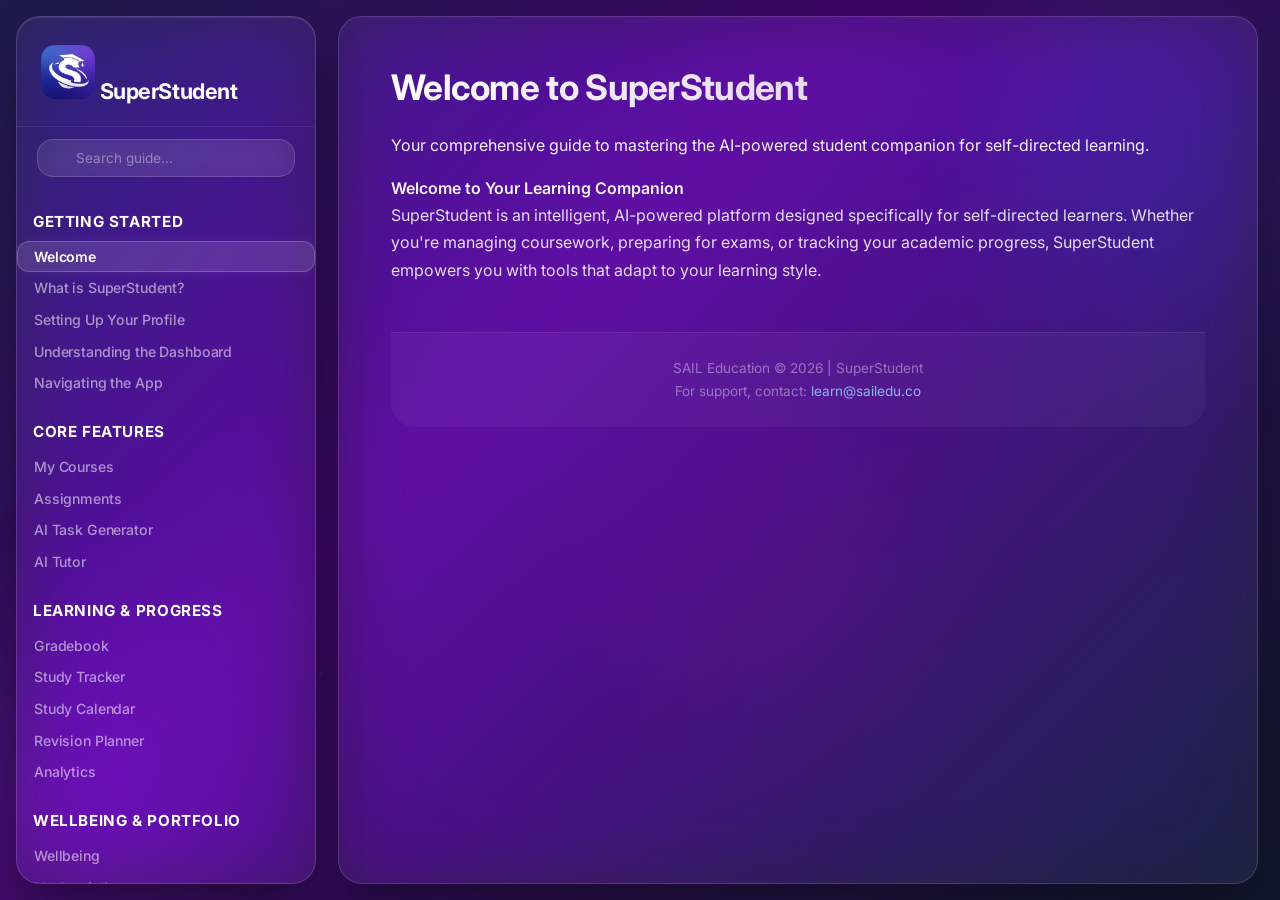
<file: SuperStudent-Manual.html>
<!DOCTYPE html>
<html lang="en">
<head>
    <meta charset="UTF-8">
    <meta name="viewport" content="width=device-width, initial-scale=1.0">
    <title>SuperStudent — Interactive Manual</title>
    <link href="https://fonts.googleapis.com/css2?family=Inter:wght@300;400;500;600;700&display=swap" rel="stylesheet">
    <link rel="stylesheet" href="manual-style.css">
</head>
<body>
<!-- Immersive Background -->
<div class="immersive-bg">
  <div class="gradient-base"></div>
  <div class="bg-image"></div>
  <div class="particle particle-1"></div>
  <div class="particle particle-2"></div>
  <div class="particle particle-3"></div>
  <div class="particle particle-4"></div>
  <div class="particle particle-5"></div>
  <div class="orb orb-1"></div>
  <div class="orb orb-2"></div>
  <div class="orb orb-3"></div>
</div>
<!-- Mobile Menu Button -->
<button class="mobile-menu-btn" onclick="document.querySelector('.sidebar, aside.sidebar').classList.toggle('mobile-open'); document.querySelector('.mobile-overlay').classList.toggle('active');">☰</button>
<div class="mobile-overlay" onclick="document.querySelector('.sidebar, aside.sidebar').classList.remove('mobile-open'); this.classList.remove('active');"></div>

    <!-- SIDEBAR NAVIGATION -->
    <div class="sidebar" id="sidebar">
        <div class="sidebar-header"><img src="icons/superstudent.png" alt="SuperStudent" style="width:54px;height:54px;border-radius:14px;object-fit:cover;"> SuperStudent
        </div>

        <div class="search-bar">
            <input type="text" id="searchInput" placeholder="Search guide...">
        </div>

        <div class="nav-section">
            <div class="nav-section-title">Getting Started</div>
            <a class="nav-link" href="javascript:void(0)" data-target="welcome" onclick="closeMobileMenu()">Welcome</a>
            <a class="nav-link" href="javascript:void(0)" data-target="what-is" onclick="closeMobileMenu()">What is SuperStudent?</a>
            <a class="nav-link" href="javascript:void(0)" data-target="setup" onclick="closeMobileMenu()">Setting Up Your Profile</a>
            <a class="nav-link" href="javascript:void(0)" data-target="dashboard" onclick="closeMobileMenu()">Understanding the Dashboard</a>
            <a class="nav-link" href="javascript:void(0)" data-target="navigation" onclick="closeMobileMenu()">Navigating the App</a>
        </div>

        <div class="nav-section">
            <div class="nav-section-title">Core Features</div>
            <a class="nav-link" href="javascript:void(0)" data-target="courses" onclick="closeMobileMenu()">My Courses</a>
            <a class="nav-link" href="javascript:void(0)" data-target="assignments" onclick="closeMobileMenu()">Assignments</a>
            <a class="nav-link" href="javascript:void(0)" data-target="task-generator" onclick="closeMobileMenu()">AI Task Generator</a>
            <a class="nav-link" href="javascript:void(0)" data-target="tutor" onclick="closeMobileMenu()">AI Tutor</a>
        </div>

        <div class="nav-section">
            <div class="nav-section-title">Learning & Progress</div>
            <a class="nav-link" href="javascript:void(0)" data-target="gradebook" onclick="closeMobileMenu()">Gradebook</a>
            <a class="nav-link" href="javascript:void(0)" data-target="tracker" onclick="closeMobileMenu()">Study Tracker</a>
            <a class="nav-link" href="javascript:void(0)" data-target="calendar" onclick="closeMobileMenu()">Study Calendar</a>
            <a class="nav-link" href="javascript:void(0)" data-target="revision" onclick="closeMobileMenu()">Revision Planner</a>
            <a class="nav-link" href="javascript:void(0)" data-target="analytics" onclick="closeMobileMenu()">Analytics</a>
        </div>

        <div class="nav-section">
            <div class="nav-section-title">Wellbeing & Portfolio</div>
            <a class="nav-link" href="javascript:void(0)" data-target="wellbeing" onclick="closeMobileMenu()">Wellbeing</a>
            <a class="nav-link" href="javascript:void(0)" data-target="portfolio" onclick="closeMobileMenu()">My Portfolio</a>
            <a class="nav-link" href="javascript:void(0)" data-target="leaderboard" onclick="closeMobileMenu()">Leaderboard</a>
        </div>

        <div class="nav-section">
            <div class="nav-section-title">Admin & Support</div>
            <a class="nav-link" href="javascript:void(0)" data-target="messages" onclick="closeMobileMenu()">Messages</a>
            <a class="nav-link" href="javascript:void(0)" data-target="progress-report" onclick="closeMobileMenu()">Progress Report</a>
            <a class="nav-link" href="javascript:void(0)" data-target="resources" onclick="closeMobileMenu()">Resources & AI</a>
            <a class="nav-link" href="javascript:void(0)" data-target="settings" onclick="closeMobileMenu()">Settings</a>
            <a class="nav-link" href="javascript:void(0)" data-target="compliance" onclick="closeMobileMenu()">Compliance & Safety</a>
        </div>
    </div>

    <!-- HAMBURGER MENU -->
    <div class="hamburger" id="hamburger">
        <span></span>
        <span></span>
        <span></span>
    </div>

    <!-- MAIN CONTENT -->
    <div class="main-wrapper">
    <main class="main-content">
        <div class="content-wrapper">
            <!-- WELCOME SECTION -->
            <section id="welcome" class="content-section active">
                <h1>Welcome to SuperStudent</h1>
                <p style="font-size: 16px; color: rgba(255,255,255,0.95);">Your comprehensive guide to mastering the AI-powered student companion for self-directed learning.</p>

                <div class="ai-feature-box">
                    <strong>Welcome to Your Learning Companion</strong><br>
                    SuperStudent is an intelligent, AI-powered platform designed specifically for self-directed learners. Whether you're managing coursework, preparing for exams, or tracking your academic progress, SuperStudent empowers you with tools that adapt to your learning style.
                </div>
            </section>

            <!-- WHAT IS SUPERSTUDENT -->
            <section id="what-is" class="content-section">
                <h2>What is SuperStudent?</h2>

                <h3>Overview</h3>
                <p>SuperStudent is a standalone student companion application built for modern learners who want to take control of their education. Unlike traditional learning platforms, SuperStudent combines course management, AI-powered tutoring, progress tracking, and wellbeing monitoring in a single, intuitive interface.</p>

                <h3>Core Purpose</h3>
                <p>SuperStudent helps you:</p>
                <div class="feature-list">
                    <div class="feature-item">Manage courses, assignments, and deadlines in one place</div>
                    <div class="feature-item">Generate practice assignments and study materials on-demand using AI</div>
                    <div class="feature-item">Learn in your preferred style with 12+ AI-powered teaching methods</div>
                    <div class="feature-item">Track grades, study time, and academic progress in real-time</div>
                    <div class="feature-item">Maintain mental and emotional wellbeing with daily mood check-ins</div>
                    <div class="feature-item">Build a digital portfolio showcasing your achievements</div>
                    <div class="feature-item">Collaborate safely with teachers and peers</div>
                </div>

                <h3>Who Should Use SuperStudent?</h3>
                <p>SuperStudent is designed for:</p>
                <ul style="margin-left: 20px; margin-bottom: 20px;">
                    <li><strong>Self-Directed Learners:</strong> Students managing their own learning pace and goals</li>
                    <li><strong>Online Learners:</strong> Those in fully remote or hybrid learning environments</li>
                    <li><strong>Students Seeking Extra Support:</strong> Learners who benefit from AI tutoring and personalized practice</li>
                    <li><strong>All Ages & Grades:</strong> From middle school through university and beyond</li>
                </ul>
            </section>

            <!-- SETUP SECTION -->
            <section id="setup" class="content-section">
                <h2>Setting Up Your Profile</h2>

                <p>Your first time using SuperStudent? Follow these steps to create your profile and personalize your learning experience.</p>

                <h3>First-Time Setup (Step-by-Step)</h3>

                <div class="step-guide">
                    <div class="step">
                        <div class="step-number">1</div>
                        <div class="step-content">
                            <h4>Enter Your Name</h4>
                            <p>Start by entering your full name. This will appear on your profile, progress reports, and portfolio. You can update this anytime.</p>
                        </div>
                    </div>

                    <div class="step">
                        <div class="step-number">2</div>
                        <div class="step-content">
                            <h4>Select Your Grade Level</h4>
                            <p>Choose your current grade (e.g., 9th Grade, 10th Grade, College Year 1, etc.). This helps SuperStudent tailor content difficulty and recommendations.</p>
                        </div>
                    </div>

                    <div class="step">
                        <div class="step-number">3</div>
                        <div class="step-content">
                            <h4>Add Your Subjects</h4>
                            <p>List the subjects you're currently studying (e.g., Mathematics, History, Biology, English). You can add or remove subjects as needed.</p>
                        </div>
                    </div>

                    <div class="step">
                        <div class="step-number">4</div>
                        <div class="step-content">
                            <h4>Define Your Study Goals</h4>
                            <p>Set 1-3 primary goals (e.g., "Improve math grades by 10%", "Complete all assignments on time", "Master essay writing"). These goals will drive your daily dashboard.</p>
                        </div>
                    </div>

                    <div class="step">
                        <div class="step-number">5</div>
                        <div class="step-content">
                            <h4>Choose Your Learning Preferences</h4>
                            <p>Indicate your preferred learning styles (visual, auditory, hands-on, etc.). SuperStudent will use these to recommend the best AI tutoring methods.</p>
                        </div>
                    </div>
                </div>

                <div class="tip-box">
                    <strong>Tip:</strong> You can return to setup and update your preferences anytime from Settings. Your learning style preferences may change as you discover what works best for you!
                </div>
            </section>

            <!-- DASHBOARD SECTION -->
            <section id="dashboard" class="content-section">
                <h2>Understanding the Dashboard</h2>

                <p>Your dashboard is your command center. It displays your key metrics, progress, and quick actions at a glance.</p>

                <h3>Dashboard Components</h3>

                <div class="collapsible" onclick="toggleCollapsible(this)">
                    Study Goal Tracker <span>+</span>
                </div>
                <div class="collapsible-content">
                    <p>At the top of your dashboard, you'll see progress bars for each of your study goals. Each bar shows:</p>
                    <ul style="margin-left: 20px; margin-bottom: 15px;">
                        <li>Goal name (e.g., "Complete all assignments on time")</li>
                        <li>Current progress percentage</li>
                        <li>Target completion date</li>
                    </ul>
                    <p><strong>How to use it:</strong> Click on a goal to see detailed progress, milestones, and action items.</p>
                </div>

                <div class="collapsible" onclick="toggleCollapsible(this)">
                    Quick Stats <span>+</span>
                </div>
                <div class="collapsible-content">
                    <p>View your current academic snapshot:</p>
                    <ul style="margin-left: 20px; margin-bottom: 15px;">
                        <li><strong>Overall GPA:</strong> Your current grade average</li>
                        <li><strong>Active Assignments:</strong> Number of assignments due in the next 14 days</li>
                        <li><strong>Study Streak:</strong> Your current consecutive days of studying</li>
                        <li><strong>Wellbeing Score:</strong> Average mood from the past week (1-5 scale)</li>
                    </ul>
                </div>

                <div class="collapsible" onclick="toggleCollapsible(this)">
                    Subject Breakdown <span>+</span>
                </div>
                <div class="collapsible-content">
                    <p>A visual breakdown of your performance by subject, showing:</p>
                    <ul style="margin-left: 20px; margin-bottom: 15px;">
                        <li>Current grade in each subject</li>
                        <li>Number of completed assignments</li>
                        <li>Study time logged (hours/week)</li>
                        <li>Color-coded performance indicators (green = excellent, yellow = good, orange = needs attention)</li>
                    </ul>
                </div>

                <div class="collapsible" onclick="toggleCollapsible(this)">
                    Quick Actions <span>+</span>
                </div>
                <div class="collapsible-content">
                    <p>Fast shortcuts to common tasks:</p>
                    <ul style="margin-left: 20px; margin-bottom: 15px;">
                        <li><strong>View Upcoming Assignments:</strong> See your next 5 due dates</li>
                        <li><strong>Log Study Session:</strong> Quick entry for study tracking</li>
                        <li><strong>Daily Mood Check-in:</strong> Log your current wellbeing</li>
                        <li><strong>Generate Practice Assignment:</strong> Create an AI-powered study material</li>
                        <li><strong>Message Tutor:</strong> Quick access to AI Tutor chat</li>
                    </ul>
                </div>

                <div class="note-box">
                    <strong>Dashboard Refresh:</strong> Your dashboard updates every 5 minutes with the latest grades, submissions, and notifications. You can also manually refresh by clicking the refresh icon in the top-right corner.
                </div>
            </section>

            <!-- NAVIGATION SECTION -->
            <section id="navigation" class="content-section">
                <h2>Navigating the App</h2>

                <p>SuperStudent has 17 main navigation sections, each designed for a specific aspect of your learning journey. Here's a quick overview:</p>

                <table>
                    <tr>
                        <th>Section</th>
                        <th>Purpose</th>
                        <th>Key Actions</th>
                    </tr>
                    <tr>
                        <td><strong>🏠 Dashboard</strong></td>
                        <td>Your command center with all key metrics</td>
                        <td>View goals, stats, quick actions</td>
                    </tr>
                    <tr>
                        <td><strong>📚 My Courses</strong></td>
                        <td>View and manage your enrolled courses</td>
                        <td>View materials, rubrics, resources</td>
                    </tr>
                    <tr>
                        <td><strong>✏️ Assignments</strong></td>
                        <td>Submit, track, and review assignments</td>
                        <td>Submit work, view feedback, grades</td>
                    </tr>
                    <tr>
                        <td><strong>🤖 AI Task Generator</strong></td>
                        <td>Generate custom practice assignments</td>
                        <td>Create exercises, specify difficulty</td>
                    </tr>
                    <tr>
                        <td><strong>🎓 AI Tutor</strong></td>
                        <td>Learn in 12 different styles with AI</td>
                        <td>Choose learning method, chat, save content</td>
                    </tr>
                    <tr>
                        <td><strong>📊 Gradebook</strong></td>
                        <td>Track all your grades by course</td>
                        <td>View grades, trends, export CSV</td>
                    </tr>
                    <tr>
                        <td><strong>⏱️ Study Tracker</strong></td>
                        <td>Log and monitor study sessions</td>
                        <td>Log time, view streaks, subject breakdown</td>
                    </tr>
                    <tr>
                        <td><strong>📅 Study Calendar</strong></td>
                        <td>Plan exams and revision sessions</td>
                        <td>Add dates, set countdowns, mark holidays</td>
                    </tr>
                    <tr>
                        <td><strong>📋 Revision Planner</strong></td>
                        <td>Build structured revision schedules</td>
                        <td>Create plans, checklists, manage time</td>
                    </tr>
                    <tr>
                        <td><strong>📈 Analytics</strong></td>
                        <td>Deep dive into your performance data</td>
                        <td>View trends, subject analysis, insights</td>
                    </tr>
                    <tr>
                        <td><strong>💚 Wellbeing</strong></td>
                        <td>Track mental and emotional health</td>
                        <td>Mood check-ins, support resources</td>
                    </tr>
                    <tr>
                        <td><strong>🏆 My Portfolio</strong></td>
                        <td>Showcase your best work & achievements</td>
                        <td>Add projects, view badges, reflections</td>
                    </tr>
                    <tr>
                        <td><strong>🎯 Leaderboard</strong></td>
                        <td>View rankings and achievements</td>
                        <td>Opt in/out, view badges, rankings</td>
                    </tr>
                    <tr>
                        <td><strong>💬 Messages</strong></td>
                        <td>Communicate with teachers & peers</td>
                        <td>Send, receive, organize messages</td>
                    </tr>
                    <tr>
                        <td><strong>📄 Progress Report</strong></td>
                        <td>Generate comprehensive progress reports</td>
                        <td>Create reports, share with parents</td>
                    </tr>
                    <tr>
                        <td><strong>📚 Resources & AI</strong></td>
                        <td>Access educational materials & shortcuts</td>
                        <td>Browse library, save resources</td>
                    </tr>
                    <tr>
                        <td><strong>⚙️ Settings</strong></td>
                        <td>Customize your account & preferences</td>
                        <td>Profile, privacy, accessibility, API keys</td>
                    </tr>
                </table>

                <div class="tip-box">
                    <strong>Pro Tip:</strong> Use keyboard shortcuts to navigate faster. Press <code>?</code> anywhere in the app to see all available shortcuts.
                </div>
            </section>

            <!-- MY COURSES SECTION -->
            <section id="courses" class="content-section">
                <h2>My Courses</h2>

                <p>The "My Courses" section is your hub for viewing course materials, understanding assessment criteria, and accessing course resources.</p>

                <h3>Viewing Your Courses</h3>

                <p>When you open My Courses, you'll see a card-based layout of all your enrolled courses. Each course card shows:</p>
                <div class="feature-list">
                    <div class="feature-item">Course title and code (e.g., BIO-101)</div>
                    <div class="feature-item">Instructor name and contact email</div>
                    <div class="feature-item">Current grade (percentage or letter)</div>
                    <div class="feature-item">Number of assignments (completed/total)</div>
                    <div class="feature-item">Color-coded status indicator</div>
                </div>

                <h3>Course Details & Materials</h3>

                <p>Click on any course card to open the full course view:</p>

                <div class="step-guide">
                    <div class="step">
                        <div class="step-number">1</div>
                        <div class="step-content">
                            <h4>Overview Tab</h4>
                            <p>See the course description, learning outcomes, and instructor details.</p>
                        </div>
                    </div>

                    <div class="step">
                        <div class="step-number">2</div>
                        <div class="step-content">
                            <h4>Materials Tab</h4>
                            <p>Access all course materials organized by unit or week (lecture notes, slides, readings, videos).</p>
                        </div>
                    </div>

                    <div class="step">
                        <div class="step-number">3</div>
                        <div class="step-content">
                            <h4>Assignments Tab</h4>
                            <p>View all course assignments with due dates, submission status, and grades.</p>
                        </div>
                    </div>

                    <div class="step">
                        <div class="step-number">4</div>
                        <div class="step-content">
                            <h4>Rubrics Tab</h4>
                            <p>See detailed grading rubrics for major assignments and assessments.</p>
                        </div>
                    </div>
                </div>

                <h3>Rubrics & Assessment Criteria</h3>

                <p>Understanding rubrics is crucial for academic success. When viewing a rubric:</p>
                <ul style="margin-left: 20px; margin-bottom: 20px;">
                    <li><strong>Criteria:</strong> The areas being assessed (e.g., "Critical Thinking", "Organization")</li>
                    <li><strong>Performance Levels:</strong> Usually ranging from "Emerging" to "Excellent"</li>
                    <li><strong>Point Values:</strong> Points awarded for each performance level</li>
                    <li><strong>Descriptions:</strong> What each level looks like in practice</li>
                </ul>

                <div class="ai-feature-box">
                    <strong>AI Rubric Analysis:</strong> Click "Analyze with AI" on any rubric to get personalized suggestions for how to meet each criterion. The AI Tutor will break down what's needed at each level and provide tips for reaching the highest score.
                </div>

                <h3>Resources Attached to Courses</h3>

                <p>Many courses have attached resources such as:</p>
                <div class="feature-list">
                    <div class="feature-item">Textbook chapters and e-books</div>
                    <div class="feature-item">Recommended websites and research databases</div>
                    <div class="feature-item">Video lectures and documentaries</div>
                    <div class="feature-item">Study guides and practice problems</div>
                    <div class="feature-item">Glossaries of key terms</div>
                </div>

                <p>To access resources: Open the course → Click "Resources" tab → Click on any resource to open it or download it.</p>
            </section>

            <!-- ASSIGNMENTS SECTION -->
            <section id="assignments" class="content-section">
                <h2>Assignments</h2>

                <p>The Assignments section is where you manage your work, submit assignments, and review feedback.</p>

                <h3>Viewing Active Assignments</h3>

                <p>Your active assignments are organized by due date. Each assignment shows:</p>
                <ul style="margin-left: 20px; margin-bottom: 20px;">
                    <li><strong>Status Badge:</strong> "Not Started" (red), "In Progress" (yellow), "Ready to Submit" (blue), "Submitted" (green), "Graded" (purple)</li>
                    <li><strong>Due Date:</strong> When the assignment is due</li>
                    <li><strong>Countdown Timer:</strong> Days/hours until the deadline</li>
                    <li><strong>Course:</strong> Which course the assignment is for</li>
                    <li><strong>Assignment Type:</strong> Essay, Problem Set, Project, etc.</li>
                </ul>

                <h3>Submitting an Assignment (Step-by-Step)</h3>

                <div class="step-guide">
                    <div class="step">
                        <div class="step-number">1</div>
                        <div class="step-content">
                            <h4>Click on the Assignment</h4>
                            <p>Open the assignment card to view full details, rubric, and submission form.</p>
                        </div>
                    </div>

                    <div class="step">
                        <div class="step-number">2</div>
                        <div class="step-content">
                            <h4>Review the Requirements</h4>
                            <p>Read the assignment brief, rubric, and any attached instructions. Click "Learn About This Topic" if you need background information from the AI Tutor.</p>
                        </div>
                    </div>

                    <div class="step">
                        <div class="step-number">3</div>
                        <div class="step-content">
                            <h4>Prepare Your Work</h4>
                            <p>Complete your work in your preferred tool (Microsoft Word, Google Docs, Canva, code editor, etc.). Save your file locally first.</p>
                        </div>
                    </div>

                    <div class="step">
                        <div class="step-number">4</div>
                        <div class="step-content">
                            <h4>Upload Your File</h4>
                            <p>In the submission form, click "Upload File" and select your completed work. Supported formats: PDF, DOC, DOCX, PPTX, images, videos.</p>
                        </div>
                    </div>

                    <div class="step">
                        <div class="step-number">5</div>
                        <div class="step-content">
                            <h4>Add Comments (Optional)</h4>
                            <p>Include a brief note to your teacher about your submission, any challenges you faced, or questions you have.</p>
                        </div>
                    </div>

                    <div class="step">
                        <div class="step-number">6</div>
                        <div class="step-content">
                            <h4>Submit</h4>
                            <p>Click "Submit Assignment". Your work is now submitted and the timestamp is recorded. You'll receive a confirmation email.</p>
                        </div>
                    </div>
                </div>

                <div class="tip-box">
                    <strong>Tip:</strong> Submit early! If you finish before the deadline, upload your work at least 24 hours ahead of time. This gives you peace of mind and time to address any technical issues.
                </div>

                <h3>Viewing Graded Work & Feedback</h3>

                <p>Once your assignment is graded, you'll see:</p>
                <ul style="margin-left: 20px; margin-bottom: 20px;">
                    <li><strong>Final Grade:</strong> Points earned and percentage</li>
                    <li><strong>Rubric Breakdown:</strong> Your score in each rubric criterion</li>
                    <li><strong>Teacher Feedback:</strong> Comments and suggestions for improvement</li>
                    <li><strong>Annotated File:</strong> Your original submission with teacher markups (if applicable)</li>
                </ul>

                <div class="ai-feature-box">
                    <strong>AI Feedback Analysis:</strong> Click "Analyze Feedback with AI" to get the AI Tutor's interpretation of teacher comments and personalized suggestions for improvement on future assignments.
                </div>

                <h3>Assignment Detail Tabs</h3>

                <div class="collapsible" onclick="toggleCollapsible(this)">
                    Brief Tab <span>+</span>
                </div>
                <div class="collapsible-content">
                    <p>The full assignment instructions, requirements, grading rubric, and any attached documents or examples.</p>
                </div>

                <div class="collapsible" onclick="toggleCollapsible(this)">
                    Studio Content Tab <span>+</span>
                </div>
                <div class="collapsible-content">
                    <p>Related learning materials: recommended resources, tutorial videos, reading suggestions, and AI Tutor content for this assignment type.</p>
                </div>

                <div class="collapsible" onclick="toggleCollapsible(this)">
                    Submissions Tab <span>+</span>
                </div>
                <div class="collapsible-content">
                    <p>View all your submission attempts, timestamps, and file versions. If the instructor allows revisions, you can resubmit here.</p>
                </div>

                <div class="collapsible" onclick="toggleCollapsible(this)">
                    Quiz Results Tab <span>+</span>
                </div>
                <div class="collapsible-content">
                    <p>If the assignment includes a quiz component, see your answers, correct answers, and detailed explanations for any incorrect responses.</p>
                </div>
            </section>

            <!-- AI TASK GENERATOR SECTION -->
            <section id="task-generator" class="content-section">
                <h2>AI Task Generator</h2>

                <p>The AI Task Generator creates custom practice assignments tailored to your current learning needs. Perfect for exam prep, concept mastery, and extra practice.</p>

                <h3>What is the AI Task Generator?</h3>

                <p>Instead of searching for practice problems or study materials online, the AI Task Generator creates brand-new, original assignments in seconds. You specify what you want to learn, and the AI generates a complete assignment with a grading rubric.</p>

                <h3>Generating a Practice Assignment (Step-by-Step)</h3>

                <div class="step-guide">
                    <div class="step">
                        <div class="step-number">1</div>
                        <div class="step-content">
                            <h4>Select a Topic</h4>
                            <p>Enter the specific topic you want to practice (e.g., "photosynthesis", "calculus derivatives", "Shakespearean sonnets", "French subjunctive mood").</p>
                        </div>
                    </div>

                    <div class="step">
                        <div class="step-number">2</div>
                        <div class="step-content">
                            <h4>Choose Your Subject</h4>
                            <p>Select which subject the topic belongs to (Biology, Math, English Literature, French, etc.).</p>
                        </div>
                    </div>

                    <div class="step">
                        <div class="step-number">3</div>
                        <div class="step-content">
                            <h4>Pick an Assignment Type</h4>
                            <p>Choose from Essay, Homework Problem Set, Exam-Style Quiz, or Investigation Project (see types below).</p>
                        </div>
                    </div>

                    <div class="step">
                        <div class="step-number">4</div>
                        <div class="step-content">
                            <h4>Set the Difficulty Level</h4>
                            <p>Choose Foundation (basic), Standard (grade-level appropriate), or Advanced (challenging, extension content).</p>
                        </div>
                    </div>

                    <div class="step">
                        <div class="step-number">5</div>
                        <div class="step-content">
                            <h4>Click Generate</h4>
                            <p>The AI creates your assignment in 30-60 seconds. You'll see the full assignment prompt and grading rubric.</p>
                        </div>
                    </div>
                </div>

                <h3>Assignment Types</h3>

                <div class="collapsible" onclick="toggleCollapsible(this)">
                    📝 Essay <span>+</span>
                </div>
                <div class="collapsible-content">
                    <p><strong>Best for:</strong> Analyzing concepts, synthesizing ideas, practicing writing skills.</p>
                    <p><strong>What you get:</strong> An essay prompt with specific requirements (word count, structure, citations), a grading rubric evaluating thesis, evidence, organization, and style.</p>
                    <p><strong>Time to complete:</strong> 30 minutes - 2 hours depending on difficulty.</p>
                </div>

                <div class="collapsible" onclick="toggleCollapsible(this)">
                    🧮 Homework <span>+</span>
                </div>
                <div class="collapsible-content">
                    <p><strong>Best for:</strong> Problem-solving, calculations, applying formulas, working through examples.</p>
                    <p><strong>What you get:</strong> A set of 5-15 problems ranging from simple to complex, complete with hints and worked examples for learning.</p>
                    <p><strong>Time to complete:</strong> 20 minutes - 1 hour depending on difficulty.</p>
                </div>

                <div class="collapsible" onclick="toggleCollapsible(this)">
                    📋 Exam <span>+</span>
                </div>
                <div class="collapsible-content">
                    <p><strong>Best for:</strong> Test prep, identifying knowledge gaps, timed practice.</p>
                    <p><strong>What you get:</strong> 20-40 multiple-choice, short-answer, and/or essay questions mimicking real exam formats. Includes answer key and explanations.</p>
                    <p><strong>Time to complete:</strong> Timed (usually 1-2 hours). You can take it under test conditions or untimed for learning.</p>
                </div>

                <div class="collapsible" onclick="toggleCollapsible(this)">
                    🔬 Investigation <span>+</span>
                </div>
                <div class="collapsible-content">
                    <p><strong>Best for:</strong> Deep exploration of topics, research projects, critical thinking.</p>
                    <p><strong>What you get:</strong> A research question or investigation prompt, scaffolding questions to guide your exploration, and a rubric evaluating inquiry, evidence, and conclusions.</p>
                    <p><strong>Time to complete:</strong> 2-5 hours depending on scope and difficulty.</p>
                </div>

                <h3>Difficulty Levels</h3>

                <table>
                    <tr>
                        <th>Level</th>
                        <th>Description</th>
                        <th>When to Use</th>
                    </tr>
                    <tr>
                        <td><strong>Foundation</strong></td>
                        <td>Basic concepts, simple examples, straightforward problems</td>
                        <td>Reviewing fundamentals, learning a new topic from scratch</td>
                    </tr>
                    <tr>
                        <td><strong>Standard</strong></td>
                        <td>Grade-level appropriate, mixed simple and complex problems</td>
                        <td>Regular practice, typical homework, standard exams</td>
                    </tr>
                    <tr>
                        <td><strong>Advanced</strong></td>
                        <td>Challenging problems, synthesis, extension content</td>
                        <td>Preparing for advanced placement, mastery, competition prep</td>
                    </tr>
                </table>

                <h3>Understanding Generated Rubrics</h3>

                <p>Every generated assignment includes a detailed rubric. The rubric breaks down:</p>
                <ul style="margin-left: 20px; margin-bottom: 20px;">
                    <li><strong>Criteria:</strong> What aspects of your work are being evaluated</li>
                    <li><strong>Performance Descriptors:</strong> What "excellent", "good", "developing", and "emerging" look like</li>
                    <li><strong>Point Distributions:</strong> How many points each criterion is worth</li>
                </ul>

                <div class="ai-feature-box">
                    <strong>Self-Grade Your Work:</strong> After completing a generated assignment, use the rubric to grade your own work. This helps you identify areas for improvement before submitting to your teacher or using the assignment purely for practice.
                </div>

                <h3>Saving Generated Assignments</h3>

                <p>Once you generate an assignment:</p>
                <ul style="margin-left: 20px; margin-bottom: 20px;">
                    <li>Click "Save to My Library" to keep it for future reference</li>
                    <li>Print or download as PDF for offline work</li>
                    <li>Share with classmates (the assignment itself, not your answers)</li>
                    <li>Return to it anytime from your Study Library</li>
                </ul>

                <div class="tip-box">
                    <strong>Tip:</strong> Build a personal practice library by generating and saving assignments in your areas of weakness. Review these periodically to track improvement over time.
                </div>
            </section>

            <!-- AI TUTOR SECTION (MAJOR) -->
            <section id="tutor" class="content-section">
                <h2>AI Tutor</h2>

                <p>The AI Tutor is your intelligent, always-available learning companion. It adapts to YOUR learning style and explains concepts in a way that makes sense to you. Choose from 12 different learning methods, ask follow-up questions, and access your learning history anytime.</p>

                <h3>Overview of the AI Tutor</h3>

                <p>The AI Tutor uses advanced language models (powered by Claude, Gemini, and ElevenLabs) to generate personalized explanations, visual content, interactive activities, and audio-visual materials—all tailored to your selected learning style.</p>

                <p><strong>Key Features:</strong></p>
                <div class="feature-list">
                    <div class="feature-item">Choose from 12 learning methods (visual, auditory, hands-on, etc.)</div>
                    <div class="feature-item">Ask follow-up questions to deepen understanding</div>
                    <div class="feature-item">Save and organize all generated content by topic</div>
                    <div class="feature-item">Review learning history anytime</div>
                    <div class="feature-item">Multi-language support (18 languages)</div>
                    <div class="feature-item">Content moderation for safety and accuracy</div>
                </div>

                <h3>12 Learning Styles Explained</h3>

                <p>Each learning style is best suited for different topics and learners. Experiment to find what works for you!</p>

                <div class="collapsible" onclick="toggleCollapsible(this)">
                    👁️ Visual Learner - Mind Maps & Diagrams <span>+</span>
                </div>
                <div class="collapsible-content">
                    <p><strong>How it works:</strong> The AI generates an interactive mind map showing concepts, relationships, and hierarchies visually.</p>
                    <p><strong>Best for:</strong> Understanding how concepts relate, seeing the "big picture", organizing complex information.</p>
                    <p><strong>Example:</strong> Ask about "The Water Cycle" and get a beautiful, clickable diagram showing evaporation, condensation, precipitation, and collection.</p>
                    <p><strong>Output format:</strong> Interactive SVG diagram that you can click to expand sections and see details.</p>
                </div>

                <div class="collapsible" onclick="toggleCollapsible(this)">
                    👂 Auditory Learner - Spoken-Style Explanations <span>+</span>
                </div>
                <div class="collapsible-content">
                    <p><strong>How it works:</strong> The AI explains concepts as if speaking to you directly, using conversational language, tone, and pacing.</p>
                    <p><strong>Best for:</strong> Learners who prefer listening over reading, getting explanations in natural language.</p>
                    <p><strong>Example:</strong> Ask about "Photosynthesis" and get an explanation like: "Imagine plants are like tiny solar panels. Here's how they work..."</p>
                    <p><strong>Output format:</strong> Text written in conversational, speech-like style you can read or pair with Audio Explainer (🎙️).</p>
                </div>

                <div class="collapsible" onclick="toggleCollapsible(this)">
                    📖 Reading/Writing - Detailed Notes & Definitions <span>+</span>
                </div>
                <div class="collapsible-content">
                    <p><strong>How it works:</strong> The AI generates comprehensive notes with key terms, definitions, examples, and citations.</p>
                    <p><strong>Best for:</strong> Learners who love reading, need detailed documentation, prefer structured notes for study.</p>
                    <p><strong>Example:</strong> Ask about "American Revolutionary War" and get organized notes with sections on causes, key figures, major battles, and consequences.</p>
                    <p><strong>Output format:</strong> Formatted text document with headings, bullet points, definitions, and citations.</p>
                </div>

                <div class="collapsible" onclick="toggleCollapsible(this)">
                    🤲 Hands-On Learner - Step-by-Step Examples <span>+</span>
                </div>
                <div class="collapsible-content">
                    <p><strong>How it works:</strong> The AI provides worked examples showing every step of a process or problem-solving approach.</p>
                    <p><strong>Best for:</strong> Learners who learn by doing, need to see examples before attempting problems independently.</p>
                    <p><strong>Example:</strong> Ask about "Solving Quadratic Equations" and get 3-5 complete worked examples showing each step, from setup to final answer.</p>
                    <p><strong>Output format:</strong> Step-by-step guide with annotated examples.</p>
                </div>

                <div class="collapsible" onclick="toggleCollapsible(this)">
                    🔀 Analogy Thinker - Real-World Comparisons <span>+</span>
                </div>
                <div class="collapsible-content">
                    <p><strong>How it works:</strong> The AI explains concepts using real-world analogies and comparisons you can relate to.</p>
                    <p><strong>Best for:</strong> Abstract concepts, learning through metaphor and comparison.</p>
                    <p><strong>Example:</strong> Ask about "Mitochondria" and get: "Think of mitochondria as the battery factory in your cells. Just like batteries power your devices, mitochondria power your cells with energy."</p>
                    <p><strong>Output format:</strong> Explanation using everyday analogies and comparisons.</p>
                </div>

                <div class="collapsible" onclick="toggleCollapsible(this)">
                    ⚡ Quick Summary - Bullet-Point Overview <span>+</span>
                </div>
                <div class="collapsible-content">
                    <p><strong>How it works:</strong> The AI distills complex concepts into a concise, scannable bullet-point list.</p>
                    <p><strong>Best for:</strong> Quick review, last-minute studying, getting the essentials without details.</p>
                    <p><strong>Example:</strong> Ask about "Photosynthesis" and get: "• Sunlight → Energy | • Water + CO2 → Glucose | • Happens in chloroplasts | • Process: Light Reactions + Calvin Cycle"</p>
                    <p><strong>Output format:</strong> Short bullet points, ideal for flashcards or cheat sheets.</p>
                </div>

                <div class="collapsible" onclick="toggleCollapsible(this)">
                    🎬 Explainer Video - 6-Scene Auto-Animated <span>+</span>
                </div>
                <div class="collapsible-content">
                    <p><strong>How it works:</strong> The AI generates a 2-3 minute animated educational video with narration, showing the concept visually step-by-step.</p>
                    <p><strong>Best for:</strong> Visual learners, understanding processes and sequences, engaging videos for review.</p>
                    <p><strong>Example:</strong> Ask about "Gravity" and get a 2-minute animated video showing objects falling, forces explained visually, with narration and text overlays.</p>
                    <p><strong>Output format:</strong> Downloadable MP4 video (480p or 1080p).</p>
                    <p><strong>Generation time:</strong> 2-3 minutes.</p>
                </div>

                <div class="collapsible" onclick="toggleCollapsible(this)">
                    🃏 Flashcard Game - Interactive 10-Card Deck <span>+</span>
                </div>
                <div class="collapsible-content">
                    <p><strong>How it works:</strong> The AI generates 10 interactive flashcards with questions on one side and answers on the other. Includes a spaced-repetition algorithm to help you learn more effectively.</p>
                    <p><strong>Best for:</strong> Memorization, vocabulary, quick facts, making study fun and interactive.</p>
                    <p><strong>Example:</strong> Ask about "Spanish Vocabulary: Foods" and get 10 cards with Spanish food words on one side and English translations on the other.</p>
                    <p><strong>Features:</strong> Flip cards, mark as "got it" or "need more practice", track your progress across sessions.</p>
                </div>

                <div class="collapsible" onclick="toggleCollapsible(this)">
                    📊 Infographic - Gemini-Powered Visual Stats <span>+</span>
                </div>
                <div class="collapsible-content">
                    <p><strong>How it works:</strong> The AI generates a visually stunning infographic using Google Gemini's image generation, showing data, statistics, or key points visually.</p>
                    <p><strong>Best for:</strong> Presenting data, understanding statistics, visual learning through beautiful graphics.</p>
                    <p><strong>Example:</strong> Ask about "Climate Change: By the Numbers" and get an infographic with statistics on rising temperatures, sea levels, carbon emissions—all visually represented.</p>
                    <p><strong>Output format:</strong> High-resolution PNG infographic (1200x1600 pixels).</p>
                </div>

                <div class="collapsible" onclick="toggleCollapsible(this)">
                    🔀 Flow Diagram - Interactive Process Flow <span>+</span>
                </div>
                <div class="collapsible-content">
                    <p><strong>How it works:</strong> The AI creates an interactive flowchart or process diagram showing how something works step-by-step, with decision points and branching paths.</p>
                    <p><strong>Best for:</strong> Understanding processes, workflows, decision-making paths, scientific processes.</p>
                    <p><strong>Example:</strong> Ask about "How to Write an Essay" and get an interactive flowchart starting from "Choose a Topic" → "Research" → "Outline" → "Write Intro" → etc., with clickable sections.</p>
                    <p><strong>Output format:</strong> Interactive SVG diagram with tooltips on hover.</p>
                </div>

                <div class="collapsible" onclick="toggleCollapsible(this)">
                    🎙️ Audio Explainer - Gemini TTS Narration <span>+</span>
                </div>
                <div class="collapsible-content">
                    <p><strong>How it works:</strong> The AI generates an explanation and uses Google Gemini's text-to-speech to create a natural-sounding audio file (like a podcast or audiobook chapter).</p>
                    <p><strong>Best for:</strong> Auditory learners, learning while commuting, getting explanations without reading.</p>
                    <p><strong>Example:</strong> Ask about "The History of the Internet" and get a 5-10 minute audio explanation in a natural voice, available in 18 languages.</p>
                    <p><strong>Output format:</strong> MP3 audio file (playable in-app or downloadable).</p>
                    <p><strong>Duration:</strong> Usually 5-10 minutes depending on topic complexity.</p>
                    <p><strong>Languages:</strong> English, Spanish, French, German, Chinese, Japanese, and 12 more.</p>
                </div>

                <div class="collapsible" onclick="toggleCollapsible(this)">
                    🎬 Video Explainer - Gemini Narrated Slideshow <span>+</span>
                </div>
                <div class="collapsible-content">
                    <p><strong>How it works:</strong> The AI generates a slideshow with beautiful visuals and Gemini TTS narration, creating a polished educational video.</p>
                    <p><strong>Best for:</strong> Visual + auditory learners, engaging video content, presentation-quality explanations.</p>
                    <p><strong>Example:</strong> Ask about "The Solar System" and get a 3-5 minute slideshow with images of planets, narrated explanation, and smooth transitions.</p>
                    <p><strong>Output format:</strong> MP4 video with slides and narration.</p>
                    <p><strong>Duration:</strong> Usually 3-7 minutes.</p>
                </div>

                <h3>Multi-Language Support</h3>

                <p>The AI Tutor supports 18 languages, allowing you to learn in your preferred language or strengthen language skills:</p>

                <div class="feature-list">
                    <div class="feature-item">English, Spanish, French, German, Italian, Portuguese</div>
                    <div class="feature-item">Chinese (Mandarin), Japanese, Korean, Russian</div>
                    <div class="feature-item">Arabic, Hindi, Dutch, Swedish, Polish, Vietnamese, Thai</div>
                </div>

                <p><strong>How to change language:</strong> In the AI Tutor chat, click the language selector at the top and choose your preferred language. All future responses will be in that language.</p>

                <h3>Saving & Reviewing Generated Content</h3>

                <p>Every piece of content the AI Tutor generates can be saved:</p>

                <div class="step-guide">
                    <div class="step">
                        <div class="step-number">1</div>
                        <div class="step-content">
                            <h4>Click "Save"</h4>
                            <p>After the AI generates content, click the "Save" button in the top-right corner.</p>
                        </div>
                    </div>

                    <div class="step">
                        <div class="step-number">2</div>
                        <div class="step-content">
                            <h4>Name Your Content</h4>
                            <p>Give it a descriptive name (e.g., "Mitochondria Visual Guide", "Spanish Food Flashcards").</p>
                        </div>
                    </div>

                    <div class="step">
                        <div class="step-number">3</div>
                        <div class="step-content">
                            <h4>Choose a Collection</h4>
                            <p>Organize by subject, topic, or study goal.</p>
                        </div>
                    </div>

                    <div class="step">
                        <div class="step-number">4</div>
                        <div class="step-content">
                            <h4>Access Anytime</h4>
                            <p>Visit "My Study Library" to review all saved content, search by topic, and track what you've learned.</p>
                        </div>
                    </div>
                </div>

                <h3>Multi-Turn Chat for Follow-Up Questions</h3>

                <p>The AI Tutor remembers your conversation! After it generates content, you can ask follow-up questions:</p>
                <ul style="margin-left: 20px; margin-bottom: 20px;">
                    <li>"Can you explain this part in more detail?"</li>
                    <li>"Show me an example of..."</li>
                    <li>"What if we changed...?"</li>
                    <li>"How does this relate to...?"</li>
                    <li>"Generate 5 practice problems on this"</li>
                </ul>

                <p>The AI uses conversation history to provide contextual, relevant responses.</p>

                <h3>Content Safety & Moderation</h3>

                <div class="note-box">
                    <strong>Quality Assurance:</strong> All AI-generated content goes through a 3-tier moderation system to ensure accuracy, appropriateness, and safety. See the Compliance & Safety section for details on how your content is moderated.
                </div>
            </section>

            <!-- GRADEBOOK SECTION -->
            <section id="gradebook" class="content-section">
                <h2>Gradebook</h2>

                <p>Your Gradebook shows all your grades across all courses, organized by course and assignment. Track your academic performance at a glance.</p>

                <h3>Tracking Your Grades</h3>

                <p>The Gradebook displays:</p>
                <ul style="margin-left: 20px; margin-bottom: 20px;">
                    <li><strong>Course Name:</strong> Which course the grade is from</li>
                    <li><strong>Assignment/Assessment:</strong> What was graded</li>
                    <li><strong>Points Earned / Total Points:</strong> Your score and max possible</li>
                    <li><strong>Percentage:</strong> Your score as a percentage</li>
                    <li><strong>Letter Grade:</strong> A, B, C, D, F (if applicable)</li>
                    <li><strong>Date Graded:</strong> When the grade was entered</li>
                </ul>

                <h3>Understanding Grade Colors</h3>

                <p>Grades are color-coded for quick visual scanning:</p>
                <table>
                    <tr>
                        <th>Color</th>
                        <th>Grade Range</th>
                        <th>Meaning</th>
                    </tr>
                    <tr>
                        <td style="background-color: #22c55e; color: white;"><strong>Green</strong></td>
                        <td>90-100%</td>
                        <td>Excellent work</td>
                    </tr>
                    <tr>
                        <td style="background-color: #3b82f6; color: white;"><strong>Blue</strong></td>
                        <td>80-89%</td>
                        <td>Good work</td>
                    </tr>
                    <tr>
                        <td style="background-color: #f59e0b; color: white;"><strong>Yellow/Amber</strong></td>
                        <td>70-79%</td>
                        <td>Satisfactory, room for improvement</td>
                    </tr>
                    <tr>
                        <td style="background-color: #ef4444; color: white;"><strong>Red</strong></td>
                        <td>Below 70%</td>
                        <td>Needs improvement, consider extra help</td>
                    </tr>
                </table>

                <h3>Course-by-Course Performance</h3>

                <p>Click on any course to see detailed grade breakdown:</p>
                <ul style="margin-left: 20px; margin-bottom: 20px;">
                    <li><strong>Current Grade:</strong> Your overall grade in the course</li>
                    <li><strong>Grade Distribution:</strong> Breakdown by category (tests 40%, homework 30%, participation 20%, etc.)</li>
                    <li><strong>Recent Assignments:</strong> Your 5 most recent grades with dates</li>
                    <li><strong>Trend:</strong> Graph showing your grade trend over time (improving, stable, declining)</li>
                </ul>

                <h3>CSV Export</h3>

                <p>To export your grades:</p>
                <div class="step-guide">
                    <div class="step">
                        <div class="step-number">1</div>
                        <div class="step-content">
                            <h4>Click "Export"</h4>
                            <p>Look for the export button in the top-right corner of the Gradebook.</p>
                        </div>
                    </div>

                    <div class="step">
                        <div class="step-number">2</div>
                        <div class="step-content">
                            <h4>Choose Format</h4>
                            <p>Select CSV (comma-separated values) to open in Excel or Google Sheets.</p>
                        </div>
                    </div>

                    <div class="step">
                        <div class="step-number">3</div>
                        <div class="step-content">
                            <h4>Download</h4>
                            <p>Your grades will download as a file you can save, edit, and share.</p>
                        </div>
                    </div>
                </div>

                <div class="ai-feature-box">
                    <strong>Grade Analysis:</strong> Upload your grades CSV to the AI Tutor and ask: "Analyze my grades and suggest which topics I should focus on." The AI will identify patterns and recommend study areas.
                </div>
            </section>

            <!-- STUDY TRACKER SECTION -->
            <section id="tracker" class="content-section">
                <h2>Study Tracker</h2>

                <p>The Study Tracker helps you log and monitor your study sessions. Track time spent, maintain streaks, and see which subjects need more attention.</p>

                <h3>Logging Study Sessions (Step-by-Step)</h3>

                <div class="step-guide">
                    <div class="step">
                        <div class="step-number">1</div>
                        <div class="step-content">
                            <h4>Click "Log Study Session"</h4>
                            <p>Find this button on your Dashboard or in the Study Tracker section.</p>
                        </div>
                    </div>

                    <div class="step">
                        <div class="step-number">2</div>
                        <div class="step-content">
                            <h4>Select Date</h4>
                            <p>Choose the date you studied (can be today or a past date if you forgot to log).</p>
                        </div>
                    </div>

                    <div class="step">
                        <div class="step-number">3</div>
                        <div class="step-content">
                            <h4>Choose Subject</h4>
                            <p>Select which subject you studied (Math, Biology, History, etc.).</p>
                        </div>
                    </div>

                    <div class="step">
                        <div class="step-number">4</div>
                        <div class="step-content">
                            <h4>Enter Duration</h4>
                            <p>How long did you study? (e.g., 45 minutes, 1.5 hours). You can also use a timer for real-time tracking.</p>
                        </div>
                    </div>

                    <div class="step">
                        <div class="step-number">5</div>
                        <div class="step-content">
                            <h4>Add Notes (Optional)</h4>
                            <p>What did you study? (e.g., "Practiced algebra equations", "Read Chapter 5 on evolution"). This helps you remember later.</p>
                        </div>
                    </div>

                    <div class="step">
                        <div class="step-number">6</div>
                        <div class="step-content">
                            <h4>Submit</h4>
                            <p>Your study session is logged and counted toward your daily and weekly totals.</p>
                        </div>
                    </div>
                </div>

                <h3>Daily Study Goal Progress</h3>

                <p>Set a daily study goal (e.g., "2 hours per day") and watch your progress update in real-time:</p>
                <ul style="margin-left: 20px; margin-bottom: 20px;">
                    <li>Progress bar showing today's study time vs. goal</li>
                    <li>Breakdown by subject (which subjects have you studied today?)</li>
                    <li>Encouragement messages when you reach milestones</li>
                </ul>

                <h3>Study Streak Tracking</h3>

                <p>A "study streak" is the number of consecutive days you've logged study time. The longer your streak, the closer you are to mastery!</p>
                <ul style="margin-left: 20px; margin-bottom: 20px;">
                    <li><strong>Current Streak:</strong> Days in a row you've studied</li>
                    <li><strong>Longest Streak:</strong> Your all-time record</li>
                    <li><strong>Streak Protection:</strong> If you miss a day, you can "protect" your streak once per month by making up study time within 48 hours</li>
                </ul>

                <div class="tip-box">
                    <strong>Tip:</strong> Even 30 minutes of focused study counts! You don't need to study for hours to maintain a streak. Consistency is more important than duration.
                </div>

                <h3>Subject Time Distribution</h3>

                <p>See how much time you've spent on each subject over the past week, month, or year:</p>
                <ul style="margin-left: 20px; margin-bottom: 20px;">
                    <li>Pie chart showing time allocation</li>
                    <li>Comparison to recommended study time per subject</li>
                    <li>Insights on whether you're studying all subjects equally or neglecting any</li>
                </ul>

                <div class="ai-feature-box">
                    <strong>Smart Recommendations:</strong> If the AI notices you're not spending enough time on a subject, it will suggest: "Your math grade is dropping but you've only studied 2 hours this month. Try 30 minutes per day." It learns from your grades and study patterns to make personalized suggestions.
                </div>
            </section>

            <!-- STUDY CALENDAR SECTION -->
            <section id="calendar" class="content-section">
                <h2>Study Calendar</h2>

                <p>Plan ahead! The Study Calendar helps you manage exam dates, revision sessions, and important deadlines in one place.</p>

                <h3>Adding Exam Dates</h3>

                <p>To add an exam to your calendar:</p>
                <div class="step-guide">
                    <div class="step">
                        <div class="step-number">1</div>
                        <div class="step-content">
                            <h4>Click on a Date</h4>
                            <p>Select the date of your exam on the calendar.</p>
                        </div>
                    </div>

                    <div class="step">
                        <div class="step-number">2</div>
                        <div class="step-content">
                            <h4>Add Event Details</h4>
                            <p>Enter exam name, subject, time, location, and duration.</p>
                        </div>
                    </div>

                    <div class="step">
                        <div class="step-number">3</div>
                        <div class="step-content">
                            <h4>Set Reminders</h4>
                            <p>Choose when you want to be reminded (1 day before, 1 week before, etc.).</p>
                        </div>
                    </div>

                    <div class="step">
                        <div class="step-number">4</div>
                        <div class="step-content">
                            <h4>Save</h4>
                            <p>Your exam is now on your calendar and visible from your Dashboard.</p>
                        </div>
                    </div>
                </div>

                <h3>Planning Revision Sessions</h3>

                <p>Once an exam is on your calendar, SuperStudent can help you plan:</p>
                <ul style="margin-left: 20px; margin-bottom: 20px;">
                    <li>Click "Plan Revision" on any exam to create a revision schedule</li>
                    <li>AI suggests how many hours to study based on exam date and your current grade</li>
                    <li>Auto-schedule daily revision sessions leading up to the exam</li>
                    <li>Get suggestions for which topics to focus on based on your weak areas</li>
                </ul>

                <h3>Holiday & Break Markers</h3>

                <p>Mark holidays and breaks on your calendar so you can:</p>
                <ul style="margin-left: 20px; margin-bottom: 20px;">
                    <li>Avoid scheduling study sessions on days off</li>
                    <li>Front-load work before breaks</li>
                    <li>Catch up if needed after breaks</li>
                    <li>Plan extended revision if an exam falls right after break</li>
                </ul>

                <h3>Countdown Timers</h3>

                <p>Every exam on your calendar shows a countdown timer:</p>
                <ul style="margin-left: 20px; margin-bottom: 20px;">
                    <li>Days until the exam</li>
                    <li>Hours and minutes (once within 24 hours)</li>
                    <li>Updates automatically</li>
                </ul>

                <div class="tip-box">
                    <strong>Tip:</strong> Use the countdown as motivation! "Only 14 days until the history exam" can help you stay focused and manage your time wisely.
                </div>
            </section>

            <!-- REMAINING SECTIONS (ABBREVIATED) -->
            <section id="revision" class="content-section">
                <h2>Revision Planner</h2>

                <h3>Building a Revision Schedule</h3>
                <p>Create structured revision schedules for upcoming exams. The Revision Planner helps you:</p>
                <div class="feature-list">
                    <div class="feature-item">Break down large topics into manageable study blocks</div>
                    <div class="feature-item">Space out study sessions using spaced repetition</div>
                    <div class="feature-item">Allocate time based on topic difficulty</div>
                    <div class="feature-item">Adjust schedule if you get behind</div>
                </div>

                <h3>Revision Checklists</h3>
                <p>Create checklists for each revision topic to track progress:</p>
                <ul style="margin-left: 20px; margin-bottom: 20px;">
                    <li>☐ Read chapter 3</li>
                    <li>☐ Watch video explainer</li>
                    <li>☐ Take practice quiz</li>
                    <li>☐ Make flashcards</li>
                    <li>☐ Self-test (80% minimum)</li>
                </ul>

                <h3>Time Management Tools</h3>
                <p>Features to help you stay on track:</p>
                <div class="feature-list">
                    <div class="feature-item">Pomodoro timer integration (25 min study + 5 min break)</div>
                    <div class="feature-item">Time estimates for each topic based on difficulty</div>
                    <div class="feature-item">Visual timeline showing how much time you have</div>
                    <div class="feature-item">Notifications if you're falling behind</div>
                </div>
            </section>

            <section id="analytics" class="content-section">
                <h2>Analytics</h2>

                <h3>Performance Trends Over Time</h3>
                <p>See how your grades have changed across the school year:</p>
                <ul style="margin-left: 20px; margin-bottom: 20px;">
                    <li>Line graphs showing grade trends by course</li>
                    <li>Identify subjects where you're improving or declining</li>
                    <li>See how your GPA has evolved</li>
                </ul>

                <h3>Subject-Based Analytics</h3>
                <p>Deep dive into performance by subject:</p>
                <ul style="margin-left: 20px; margin-bottom: 20px;">
                    <li>Average grade in each subject</li>
                    <li>Most difficult assignment types</li>
                    <li>Comparison to class averages (if visible)</li>
                </ul>

                <h3>Assignment Completion Rates</h3>
                <p>Track whether you're completing assignments on time:</p>
                <ul style="margin-left: 20px; margin-bottom: 20px;">
                    <li>% of assignments submitted on time vs. late</li>
                    <li>Average time between assignment release and submission</li>
                    <li>Predictions on whether you'll meet upcoming deadlines</li>
                </ul>

                <h3>Study Time Analytics</h3>
                <p>Understand your study habits:</p>
                <ul style="margin-left: 20px; margin-bottom: 20px;">
                    <li>Total study hours per week/month/year</li>
                    <li>Most productive times of day</li>
                    <li>Study time vs. grades correlation</li>
                </ul>
            </section>

            <section id="wellbeing" class="content-section">
                <h2>Wellbeing</h2>

                <h3>Daily Mood Check-ins (1-5 Scale)</h3>
                <p>Each day, SuperStudent asks: "How are you feeling today?" Rate from:</p>
                <ul style="margin-left: 20px; margin-bottom: 20px;">
                    <li>😢 1 - Very stressed/anxious</li>
                    <li>😐 2 - Stressed</li>
                    <li>😊 3 - Okay</li>
                    <li>😌 4 - Good</li>
                    <li>😄 5 - Excellent</li>
                </ul>

                <h3>Wellbeing Log & History</h3>
                <p>View your mood trends over time to identify patterns related to:</p>
                <ul style="margin-left: 20px; margin-bottom: 20px;">
                    <li>Exam periods (usually lower mood)</li>
                    <li>Seasonal changes</li>
                    <li>Correlation with grades and study load</li>
                </ul>

                <h3>Support Resources</h3>
                <div class="note-box">
                    <strong>Important:</strong> If you consistently rate low on wellbeing, SuperStudent will suggest support resources: counseling services, crisis hotlines, or speaking with a trusted adult. Your wellbeing matters as much as your grades.
                </div>

                <h3>Privacy & Confidentiality</h3>
                <p>All wellbeing data is confidential and separate from academic records. Your mood check-ins are:</p>
                <div class="feature-list">
                    <div class="feature-item">Encrypted and secure</div>
                    <div class="feature-item">Not shared with teachers unless you choose</div>
                    <div class="feature-item">Only used to provide support and suggestions</div>
                </div>
            </section>

            <section id="portfolio" class="content-section">
                <h2>My Portfolio</h2>

                <h3>Showcasing Your Best Work</h3>
                <p>Your portfolio is a collection of your best assignments, projects, and reflections:</p>
                <ul style="margin-left: 20px; margin-bottom: 20px;">
                    <li>Add any completed work to your portfolio</li>
                    <li>Write reflections on what you learned</li>
                    <li>Share with teachers, parents, or colleges</li>
                </ul>

                <h3>Achievement Badges (8 Types)</h3>
                <p>Earn badges for hitting milestones:</p>
                <table>
                    <tr>
                        <th>Badge</th>
                        <th>Earned When...</th>
                    </tr>
                    <tr>
                        <td>🎯 First Submission</td>
                        <td>Submit your first assignment</td>
                    </tr>
                    <tr>
                        <td>🔥 Perfect Week</td>
                        <td>Get A's on all assignments in one week</td>
                    </tr>
                    <tr>
                        <td>📈 Grade Improver</td>
                        <td>Improve a grade by 10+ points</td>
                    </tr>
                    <tr>
                        <td>💬 Active Communicator</td>
                        <td>Send 10 messages to teachers</td>
                    </tr>
                    <tr>
                        <td>🏅 Top of Class</td>
                        <td>Achieve highest grade in a course</td>
                    </tr>
                    <tr>
                        <td>✅ Perfect Attendance</td>
                        <td>No late submissions for 30 days</td>
                    </tr>
                    <tr>
                        <td>⭐ Honour Roll</td>
                        <td>Maintain 3.5+ GPA for one term</td>
                    </tr>
                    <tr>
                        <td>🧠 Deep Thinker</td>
                        <td>Complete 50 AI Tutor sessions</td>
                    </tr>
                </table>
            </section>

            <section id="leaderboard" class="content-section">
                <h2>Leaderboard</h2>

                <h3>How Rankings Work</h3>
                <p>The leaderboard ranks students based on:</p>
                <ul style="margin-left: 20px; margin-bottom: 20px;">
                    <li>Overall GPA</li>
                    <li>Badges earned</li>
                    <li>Assignment completion rate</li>
                    <li>Study streaks</li>
                </ul>

                <h3>Opting In/Out (Privacy Control)</h3>
                <p>Leaderboards are OPTIONAL. You can:</p>
                <ul style="margin-left: 20px; margin-bottom: 20px;">
                    <li>Opt in to appear on class leaderboard</li>
                    <li>Opt in to appear on school leaderboard</li>
                    <li>Opt out anytime from Settings</li>
                    <li>Choose to show only badges, not grades</li>
                </ul>
            </section>

            <section id="progress-report" class="content-section">
                <h2>Progress Report</h2>

                <h3>Generating Your Progress Report</h3>
                <p>Create comprehensive reports showing your academic progress:</p>
                <div class="step-guide">
                    <div class="step">
                        <div class="step-number">1</div>
                        <div class="step-content">
                            <h4>Click "Generate Report"</h4>
                            <p>In the Progress Report section.</p>
                        </div>
                    </div>

                    <div class="step">
                        <div class="step-number">2</div>
                        <div class="step-content">
                            <h4>Choose Time Period</h4>
                            <p>This week, month, semester, or year.</p>
                        </div>
                    </div>

                    <div class="step">
                        <div class="step-number">3</div>
                        <div class="step-content">
                            <h4>Select Details to Include</h4>
                            <p>Grades, attendance, wellbeing, study time, achievements.</p>
                        </div>
                    </div>

                    <div class="step">
                        <div class="step-number">4</div>
                        <div class="step-content">
                            <h4>Generate & Download</h4>
                            <p>Get a professional PDF report.</p>
                        </div>
                    </div>
                </div>

                <h3>Report Contents</h3>
                <p>Your report includes:</p>
                <div class="feature-list">
                    <div class="feature-item">Grades by course with trends</div>
                    <div class="feature-item">Attendance and on-time submission rates</div>
                    <div class="feature-item">Wellbeing summary and mood trends</div>
                    <div class="feature-item">Total study time and subject breakdown</div>
                    <div class="feature-item">Achievements and badges earned</div>
                    <div class="feature-item">Recommendations for next steps</div>
                </div>

                <h3>Sharing with Parents</h3>
                <p>To share your report with parents:</p>
                <ul style="margin-left: 20px; margin-bottom: 20px;">
                    <li>Click "Share" and enter parent email addresses</li>
                    <li>Parents receive a secure link (password protected)</li>
                    <li>They can view the report but cannot download or edit it</li>
                </ul>
            </section>

            <section id="messages" class="content-section">
                <h2>Messages</h2>

                <h3>Sending & Receiving Messages</h3>
                <p>Communicate securely with teachers and classmates:</p>
                <ul style="margin-left: 20px; margin-bottom: 20px;">
                    <li>Click on a course to see class members</li>
                    <li>Click a person's name to start a message</li>
                    <li>Type your message and click "Send"</li>
                    <li>Receive notifications when you get new messages</li>
                </ul>

                <h3>Message History</h3>
                <p>All messages are stored so you can:</p>
                <ul style="margin-left: 20px; margin-bottom: 20px;">
                    <li>Scroll back to view past conversations</li>
                    <li>Search for messages by keyword or person</li>
                    <li>Archive or delete conversations</li>
                </ul>
            </section>

            <section id="resources" class="content-section">
                <h2>Resources & AI</h2>

                <h3>Educational Resource Library</h3>
                <p>Browse curated educational resources by subject:</p>
                <ul style="margin-left: 20px; margin-bottom: 20px;">
                    <li>Khan Academy videos</li>
                    <li>MIT OpenCourseWare materials</li>
                    <li>Subject-specific databases and tools</li>
                    <li>Citation guides and research resources</li>
                </ul>

                <h3>AI Content Shortcuts</h3>
                <p>Quick access to common AI Tutor requests:</p>
                <ul style="margin-left: 20px; margin-bottom: 20px;">
                    <li>"Explain [topic] to me"</li>
                    <li>"Generate practice problems"</li>
                    <li>"Create study guide"</li>
                    <li>"Analyze my assignment feedback"</li>
                </ul>
            </section>

            <section id="settings" class="content-section">
                <h2>Settings</h2>

                <h3>Account Settings</h3>
                <p>Manage your profile:</p>
                <ul style="margin-left: 20px; margin-bottom: 20px;">
                    <li>Name, grade, email</li>
                    <li>Profile picture</li>
                    <li>Password and 2FA</li>
                </ul>

                <h3>Leaderboard Privacy</h3>
                <p>Choose whether to appear on leaderboards and what information is visible.</p>

                <h3>Notifications</h3>
                <p>Control when you receive notifications:</p>
                <ul style="margin-left: 20px; margin-bottom: 20px;">
                    <li>Upcoming deadlines (1 day, 3 days, 1 week before)</li>
                    <li>Grade posted notifications</li>
                    <li>Message notifications</li>
                    <li>Daily mood check-in reminders</li>
                </ul>

                <h3>Security</h3>
                <p>Two-factor authentication, session management, device login history.</p>

                <h3>Accessibility</h3>
                <p>Enable features to make SuperStudent more accessible:</p>
                <div class="feature-list">
                    <div class="feature-item">High Contrast Mode (easier to read)</div>
                    <div class="feature-item">Larger Text (increase font size)</div>
                    <div class="feature-item">Reduce Motion (fewer animations)</div>
                    <div class="feature-item">Screen Reader Support (for blind/low vision users)</div>
                    <div class="feature-item">Keyboard Navigation (navigate without mouse)</div>
                </div>

                <h3>API Keys</h3>
                <p>For advanced users, manage API keys for:</p>
                <ul style="margin-left: 20px; margin-bottom: 20px;">
                    <li>Google Gemini (for advanced AI features)</li>
                    <li>ElevenLabs (for premium voice narration)</li>
                </ul>

                <h3>GDPR & Data Management</h3>
                <p>Manage your data:</p>
                <ul style="margin-left: 20px; margin-bottom: 20px;">
                    <li>Download all your data as JSON</li>
                    <li>Delete account and all data</li>
                    <li>View data retention policies</li>
                </ul>
            </section>

            <section id="compliance" class="content-section">
                <h2>Compliance & Safety</h2>

                <h3>Content Moderation (3-Tier System)</h3>
                <p>All AI-generated content goes through:</p>
                <table>
                    <tr>
                        <th>Tier</th>
                        <th>Check</th>
                        <th>Purpose</th>
                    </tr>
                    <tr>
                        <td><strong>1. Automated</strong></td>
                        <td>Filters for inappropriate language, plagiarism, bias</td>
                        <td>Real-time safety check</td>
                    </tr>
                    <tr>
                        <td><strong>2. AI Review</strong></td>
                        <td>AI checks for accuracy, relevance, appropriateness</td>
                        <td>Content quality assurance</td>
                    </tr>
                    <tr>
                        <td><strong>3. Human Review</strong></td>
                        <td>SAIL staff review flagged content</td>
                        <td>Final safety gate</td>
                    </tr>
                </table>

                <h3>Academic Integrity</h3>
                <p>SuperStudent supports academic honesty:</p>
                <ul style="margin-left: 20px; margin-bottom: 20px;">
                    <li>AI Tutor content is for learning, not submitting as your own</li>
                    <li>Plagiarism detection on all submissions</li>
                    <li>Clear guidelines on proper citation and attribution</li>
                </ul>

                <h3>FERPA/GDPR Compliance</h3>
                <p>Your data is protected under:</p>
                <ul style="margin-left: 20px; margin-bottom: 20px;">
                    <li><strong>FERPA (USA):</strong> Your education records are private</li>
                    <li><strong>GDPR (EU):</strong> Your personal data is protected with strict privacy rights</li>
                    <li>Data stored encrypted in secure servers</li>
                    <li>Regular security audits and compliance checks</li>
                </ul>

                <h3>Data Retention Policies</h3>
                <p>How long your data is kept:</p>
                <ul style="margin-left: 20px; margin-bottom: 20px;">
                    <li><strong>Active Account:</strong> All data retained while enrolled</li>
                    <li><strong>After Graduation:</strong> Data retained for 3 years (for transcripts)</li>
                    <li><strong>Upon Request:</strong> Delete all data anytime via Settings</li>
                </ul>

                <h3>Your Rights</h3>
                <div class="feature-list">
                    <div class="feature-item">Right to Access: View all data we have about you</div>
                    <div class="feature-item">Right to Erasure: Request deletion of your account and data</div>
                    <div class="feature-item">Right to Portability: Download your data in standard format</div>
                    <div class="feature-item">Right to Correction: Update inaccurate information</div>
                </div>
            </section>

            <!-- FOOTER -->
            <div class="footer">
                <p>SAIL Education © 2026 | SuperStudent</p>
                <p>For support, contact: <a href="mailto:learn@sailedu.co">learn@sailedu.co</a></p>
            </div>
        </div>
    </main>
    </div>

    <script>
        // Mobile menu toggle
        const hamburger = document.getElementById('hamburger');
        const sidebar = document.getElementById('sidebar');

        hamburger.addEventListener('click', () => {
            sidebar.classList.toggle('active');
        });

        function closeMobileMenu() {
            sidebar.classList.remove('active');
        }

        // Collapsible sections
        function toggleCollapsible(element) {
            element.classList.toggle('active');
            const content = element.nextElementSibling;
            if (content && content.classList.contains('collapsible-content')) {
                content.classList.toggle('active');
            }
        }

        // Search functionality
        const searchInput = document.getElementById('searchInput');
        const navLinks = document.querySelectorAll('.nav-link');

        searchInput.addEventListener('keyup', () => {
            const query = searchInput.value.toLowerCase();
            navLinks.forEach(link => {
                const text = link.textContent.toLowerCase();
                link.style.display = text.includes(query) ? 'block' : 'none';
            });
        });

        // Nav link click — show/hide pages
        navLinks.forEach(link => {
            link.addEventListener('click', (e) => {
                e.preventDefault();
                navLinks.forEach(l => l.classList.remove('active'));
                link.classList.add('active');

                const targetId = link.getAttribute('data-target');

                // Hide all sections
                document.querySelectorAll('.content-section').forEach(s => {
                    s.classList.remove('active');
                });

                // Show selected section
                const target = document.getElementById(targetId);
                if (target) {
                    target.classList.add('active');
                }

                // Scroll main content to top
                document.querySelector('.main-content').scrollTop = 0;
            });
        });

        // Set first nav link as active on load
        if (navLinks.length > 0) {
            navLinks[0].classList.add('active');
        }
    </script>
</body>
</html>
</file>
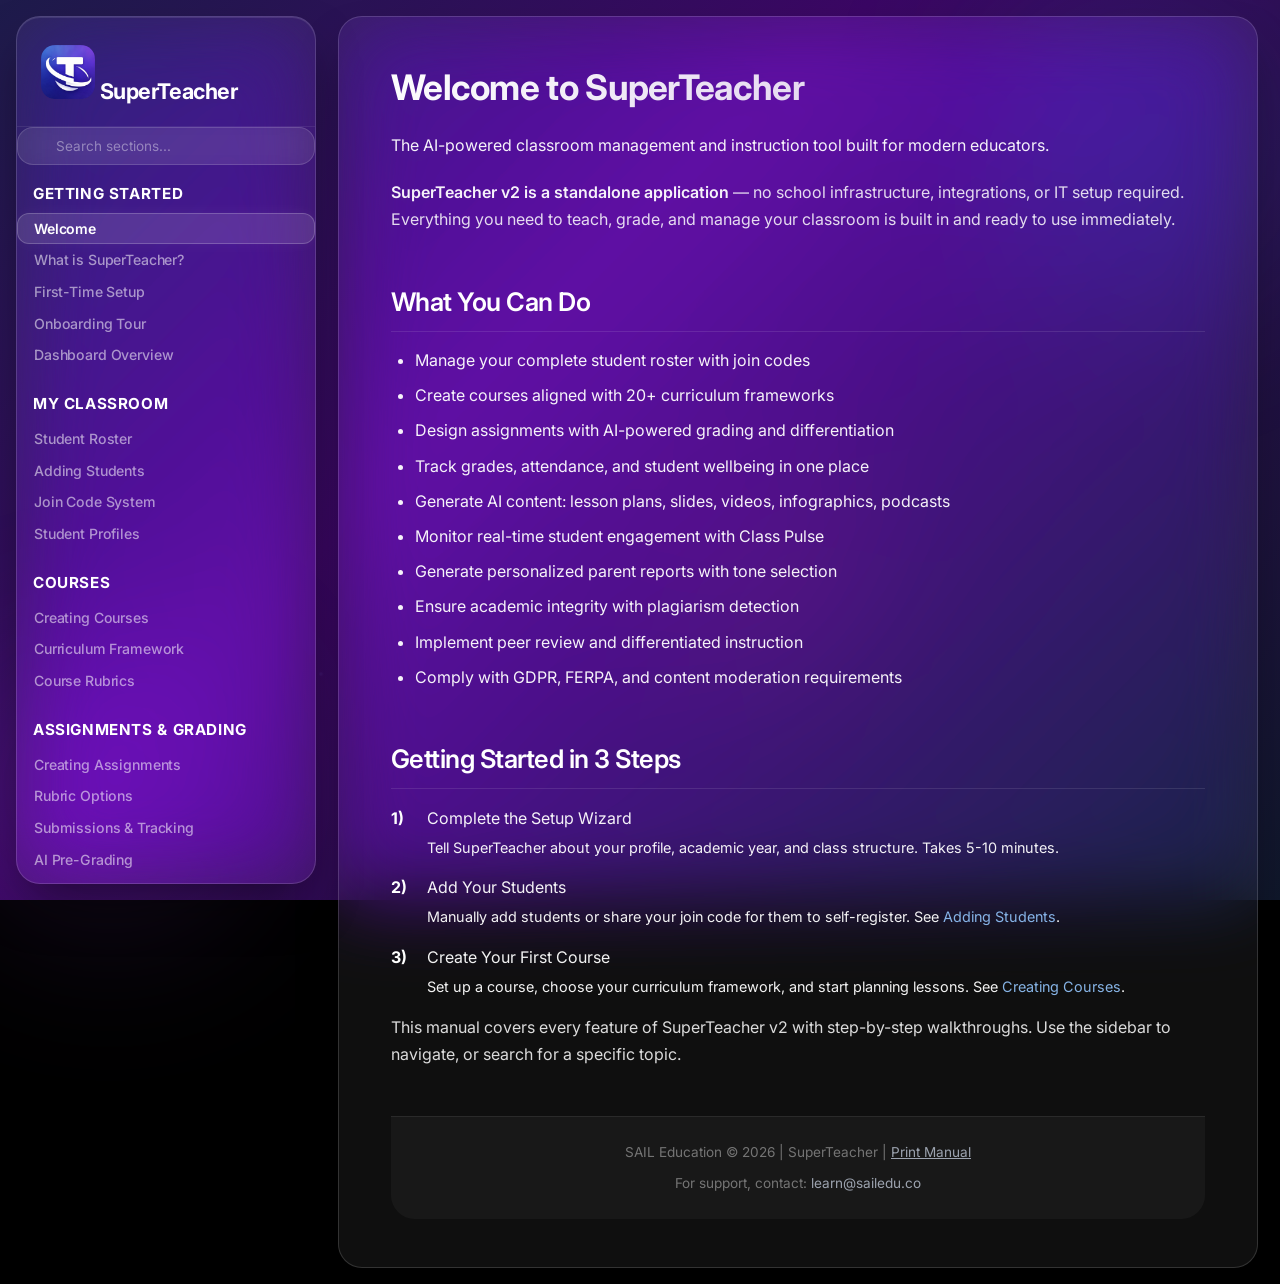
<file: SuperTeacher-Manual.html>
<!DOCTYPE html>
<html lang="en">
<head>
    <meta charset="UTF-8">
    <meta name="viewport" content="width=device-width, initial-scale=1.0">
    <title>SuperTeacher — Interactive Manual</title>
    <link href="https://fonts.googleapis.com/css2?family=Inter:wght@300;400;500;600;700&display=swap" rel="stylesheet">
    <link rel="stylesheet" href="manual-style.css">
</head>
<body>
<!-- Immersive Background -->
<div class="immersive-bg">
  <div class="gradient-base"></div>
  <div class="bg-image"></div>
  <div class="particle particle-1"></div>
  <div class="particle particle-2"></div>
  <div class="particle particle-3"></div>
  <div class="particle particle-4"></div>
  <div class="particle particle-5"></div>
  <div class="orb orb-1"></div>
  <div class="orb orb-2"></div>
  <div class="orb orb-3"></div>
</div>
<!-- Mobile Menu Button -->
<button class="mobile-menu-btn" onclick="document.querySelector('.sidebar, aside.sidebar').classList.toggle('mobile-open'); document.querySelector('.mobile-overlay').classList.toggle('active');">☰</button>
<div class="mobile-overlay" onclick="document.querySelector('.sidebar, aside.sidebar').classList.remove('mobile-open'); this.classList.remove('active');"></div>

    <div class="container">
        <!-- SIDEBAR -->
        <div class="sidebar">
            <div class="sidebar-header"><img src="icons/superteacher.png" alt="SuperTeacher" style="width:54px;height:54px;border-radius:14px;object-fit:cover;"> SuperTeacher</div>

            <input type="text" class="search-box" id="searchBox" placeholder="Search sections...">

            <!-- GETTING STARTED -->
            <div class="nav-section">
                <div class="nav-section-title">Getting Started</div>
                <a class="nav-item active" onclick="showSection('welcome')">Welcome</a>
                <a class="nav-item" onclick="showSection('what-is')">What is SuperTeacher?</a>
                <a class="nav-item" onclick="showSection('setup-wizard')">First-Time Setup</a>
                <a class="nav-item" onclick="showSection('onboarding-tour')">Onboarding Tour</a>
                <a class="nav-item" onclick="showSection('dashboard')">Dashboard Overview</a>
            </div>

            <!-- CLASSROOM -->
            <div class="nav-section">
                <div class="nav-section-title">My Classroom</div>
                <a class="nav-item" onclick="showSection('student-roster')">Student Roster</a>
                <a class="nav-item" onclick="showSection('add-students')">Adding Students</a>
                <a class="nav-item" onclick="showSection('join-code')">Join Code System</a>
                <a class="nav-item" onclick="showSection('student-profiles')">Student Profiles</a>
            </div>

            <!-- COURSES -->
            <div class="nav-section">
                <div class="nav-section-title">Courses</div>
                <a class="nav-item" onclick="showSection('create-course')">Creating Courses</a>
                <a class="nav-item" onclick="showSection('curriculum-framework')">Curriculum Framework</a>
                <a class="nav-item" onclick="showSection('course-rubrics')">Course Rubrics</a>
            </div>

            <!-- ASSIGNMENTS & GRADING -->
            <div class="nav-section">
                <div class="nav-section-title">Assignments & Grading</div>
                <a class="nav-item" onclick="showSection('create-assignment')">Creating Assignments</a>
                <a class="nav-item" onclick="showSection('rubric-options')">Rubric Options</a>
                <a class="nav-item" onclick="showSection('submissions-tracking')">Submissions & Tracking</a>
                <a class="nav-item" onclick="showSection('ai-grading')">AI Pre-Grading</a>
                <a class="nav-item" onclick="showSection('academic-integrity')">Academic Integrity Check</a>
                <a class="nav-item" onclick="showSection('differentiated-assignments')">Differentiated Assignments</a>
                <a class="nav-item" onclick="showSection('peer-review')">Peer Review System</a>
            </div>

            <!-- GRADEBOOK -->
            <div class="nav-section">
                <div class="nav-section-title">Gradebook</div>
                <a class="nav-item" onclick="showSection('gradebook-entry')">Grade Entry</a>
                <a class="nav-item" onclick="showSection('grade-coding')">Grade Color Coding</a>
                <a class="nav-item" onclick="showSection('grade-calculation')">Grade Calculation</a>
                <a class="nav-item" onclick="showSection('export-grades')">Export Grades</a>
            </div>

            <!-- ATTENDANCE -->
            <div class="nav-section">
                <div class="nav-section-title">Attendance</div>
                <a class="nav-item" onclick="showSection('daily-attendance')">Taking Attendance</a>
                <a class="nav-item" onclick="showSection('attendance-records')">Attendance Records</a>
            </div>

            <!-- WELLBEING -->
            <div class="nav-section">
                <div class="nav-section-title">Wellbeing</div>
                <a class="nav-item" onclick="showSection('mood-checkins')">Mood Check-ins</a>
                <a class="nav-item" onclick="showSection('wellbeing-dashboard')">Wellbeing Dashboard</a>
            </div>

            <!-- AI STUDIO -->
            <div class="nav-section">
                <div class="nav-section-title">AI Content Studio</div>
                <a class="nav-item" onclick="showSection('ai-studio-overview')">Overview</a>
                <a class="nav-item" onclick="showSection('flashcard-decks')">Flashcard Decks</a>
                <a class="nav-item" onclick="showSection('infographics')">Infographics</a>
                <a class="nav-item" onclick="showSection('slide-decks')">Slide Decks</a>
                <a class="nav-item" onclick="showSection('podcasts')">Podcasts</a>
                <a class="nav-item" onclick="showSection('video-scripts')">Video Scripts</a>
                <a class="nav-item" onclick="showSection('quiz-templates')">Quiz Templates</a>
                <a class="nav-item" onclick="showSection('study-guides')">Study Guides</a>
            </div>

            <!-- REPORTS & COMMUNICATION -->
            <div class="nav-section">
                <div class="nav-section-title">Reports & Communication</div>
                <a class="nav-item" onclick="showSection('parent-reports')">Parent Reports</a>
                <a class="nav-item" onclick="showSection('lesson-planner')">Lesson Planner</a>
                <a class="nav-item" onclick="showSection('class-pulse')">Class Pulse</a>
                <a class="nav-item" onclick="showSection('analytics')">Analytics</a>
                <a class="nav-item" onclick="showSection('messages')">Messages</a>
            </div>

            <!-- ADVANCED -->
            <div class="nav-section">
                <div class="nav-section-title">Advanced</div>
                <a class="nav-item" onclick="showSection('leaderboard')">Leaderboard</a>
                <a class="nav-item" onclick="showSection('calendar')">Calendar</a>
                <a class="nav-item" onclick="showSection('settings')">Settings</a>
                <a class="nav-item" onclick="showSection('compliance')">Compliance & Privacy</a>
            </div>
        </div>

        <!-- MAIN CONTENT -->
        <div class="main-wrapper">
        <main class="main-content">
            <!-- WELCOME -->
            <div id="welcome" class="content-section active">
                <h1>Welcome to SuperTeacher</h1>
                <p style="font-size: 16px; color: rgba(255,255,255,0.95); margin: 20px 0;">The AI-powered classroom management and instruction tool built for modern educators.</p>

                <div class="spotlight">
                    <strong>SuperTeacher v2 is a standalone application</strong> — no school infrastructure, integrations, or IT setup required. Everything you need to teach, grade, and manage your classroom is built in and ready to use immediately.
                </div>

                <h2>What You Can Do</h2>
                <ul class="feature-list">
                    <li>Manage your complete student roster with join codes</li>
                    <li>Create courses aligned with 20+ curriculum frameworks</li>
                    <li>Design assignments with AI-powered grading and differentiation</li>
                    <li>Track grades, attendance, and student wellbeing in one place</li>
                    <li>Generate AI content: lesson plans, slides, videos, infographics, podcasts</li>
                    <li>Monitor real-time student engagement with Class Pulse</li>
                    <li>Generate personalized parent reports with tone selection</li>
                    <li>Ensure academic integrity with plagiarism detection</li>
                    <li>Implement peer review and differentiated instruction</li>
                    <li>Comply with GDPR, FERPA, and content moderation requirements</li>
                </ul>

                <h2>Getting Started in 3 Steps</h2>
                <div class="step-guide">
                    <div class="step">
                        <div class="step-number">1</div>
                        <div class="step-content">
                            <div class="step-title">Complete the Setup Wizard</div>
                            <div class="step-description">Tell SuperTeacher about your profile, academic year, and class structure. Takes 5-10 minutes.</div>
                        </div>
                    </div>
                    <div class="step">
                        <div class="step-number">2</div>
                        <div class="step-content">
                            <div class="step-title">Add Your Students</div>
                            <div class="step-description">Manually add students or share your join code for them to self-register. See <a href="javascript:void(0)" data-target="" onclick="showSection('add-students')">Adding Students</a>.</div>
                        </div>
                    </div>
                    <div class="step">
                        <div class="step-number">3</div>
                        <div class="step-content">
                            <div class="step-title">Create Your First Course</div>
                            <div class="step-description">Set up a course, choose your curriculum framework, and start planning lessons. See <a href="javascript:void(0)" data-target="" onclick="showSection('create-course')">Creating Courses</a>.</div>
                        </div>
                    </div>
                </div>

                <div class="note-box">This manual covers every feature of SuperTeacher v2 with step-by-step walkthroughs. Use the sidebar to navigate, or search for a specific topic.</div>
            </div>

            <!-- WHAT IS SUPERTEACHER -->
            <div id="what-is" class="content-section">
                <h1>What is SuperTeacher?</h1>
                <p>SuperTeacher is a standalone AI-powered classroom management and instruction tool designed for individual teachers. It requires no school infrastructure, integration setup, or IT involvement—just launch and teach.</p>

                <h2>Key Characteristics</h2>
                <h3>Standalone Architecture</h3>
                <p>SuperTeacher is self-contained. You don't need a school learning management system, API keys, or approval from an IT department. Everything—students, courses, assignments, grades, content, and analytics—lives within SuperTeacher.</p>

                <h3>AI-Powered Across the Board</h3>
                <p>From lesson planning to grading to parent communication, AI capabilities are embedded throughout SuperTeacher. You control when to use them.</p>

                <h3>Teacher-First Design</h3>
                <p>Every feature is designed for teachers. Student roster, grade entry, attendance tracking, wellbeing monitoring, and assignment creation are all streamlined for speed and clarity.</p>

                <h3>Comprehensive Student Insights</h3>
                <p>Monitor academic performance (grades, trends, completion), behavior (engagement, attendance), and wellbeing (mood check-ins, flagged entries) all in one dashboard.</p>

                <h2>What's Not Included</h2>
                <p>SuperTeacher is not:</p>
                <ul class="feature-list">
                    <li>A student-facing learning platform (students access content via links/downloads)</li>
                    <li>Integrated with school SIS/MIS systems</li>
                    <li>A parent portal (teachers generate and share reports manually)</li>
                    <li>A communication hub (basic internal messaging only)</li>
                    <li>A storage service (users manage their own file backups)</li>
                </ul>

                <h2>Ideal For</h2>
                <div class="tip-box">SuperTeacher is perfect for teachers who want a complete, standalone classroom management solution without vendor lock-in or school infrastructure dependencies. Works for K-12 through university.</div>
            </div>

            <!-- SETUP WIZARD -->
            <div id="setup-wizard" class="content-section">
                <h1>First-Time Setup Wizard</h1>
                <p>When you first launch SuperTeacher, you'll complete a 4-step setup wizard. This takes 5-10 minutes and establishes the foundation for all your classroom data.</p>

                <div class="ai-box">Once complete, you can return to these settings anytime via Settings → My Setup.</div>

                <h2>Step 1: Your Profile</h2>
                <div class="step-guide">
                    <div class="step">
                        <div class="step-number">1</div>
                        <div class="step-content">
                            <div class="step-title">Enter Your Name</div>
                            <div class="step-description">Your full name as it appears in reports and communications with parents/students.</div>
                        </div>
                    </div>
                    <div class="step">
                        <div class="step-number">2</div>
                        <div class="step-content">
                            <div class="step-title">Select Your Subject(s)</div>
                            <div class="step-description">Choose one or more: Mathematics, English, Science, History, Foreign Languages, Arts, Physical Education, Social Studies, Computing, Business, Other.</div>
                        </div>
                    </div>
                    <div class="step">
                        <div class="step-number">3</div>
                        <div class="step-content">
                            <div class="step-title">School Name (Optional)</div>
                            <div class="step-description">Your school name for context. Not required but helps personalize your setup.</div>
                        </div>
                    </div>
                </div>

                <h2>Step 2: Academic Year Configuration</h2>
                <p>Tell SuperTeacher about your teaching calendar. This defines how your year is organized and affects lesson distribution and deadline calculations.</p>

                <div class="step-guide">
                    <div class="step">
                        <div class="step-number">1</div>
                        <div class="step-content">
                            <div class="step-title">Academic Year</div>
                            <div class="step-description">Select the start year (e.g., 2024-2025). SuperTeacher calculates the end date one year later.</div>
                        </div>
                    </div>
                    <div class="step">
                        <div class="step-number">2</div>
                        <div class="step-content">
                            <div class="step-title">Semester/Term Structure</div>
                            <div class="step-description">Choose: Semester (2 periods), Trimester (3 periods), or Quarters (4 periods). You'll define exact dates next.</div>
                        </div>
                    </div>
                    <div class="step">
                        <div class="step-number">3</div>
                        <div class="step-content">
                            <div class="step-title">Define Semester Dates</div>
                            <div class="step-description">For each semester, enter the start and end dates. SuperTeacher validates overlaps and gaps.</div>
                        </div>
                    </div>
                    <div class="step">
                        <div class="step-number">4</div>
                        <div class="step-content">
                            <div class="step-title">Lessons Per Week & Duration</div>
                            <div class="step-description">How many times per week does your class meet? (1-7). How long is each lesson? (15-180 minutes). Used to calculate lesson distribution in planning.</div>
                        </div>
                    </div>
                    <div class="step">
                        <div class="step-number">5</div>
                        <div class="step-content">
                            <div class="step-title">Grading Scale</div>
                            <div class="step-description">Choose: 100-point (0-100), Letter grades (A-F), or GPA (4.0 scale). You can override per course.</div>
                        </div>
                    </div>
                </div>

                <h2>Step 3: Holidays & Breaks</h2>
                <p>SuperTeacher comes with common holidays pre-populated (UK, US, International). You can add custom school closures (half-terms, inset days, snow days).</p>

                <div class="step-guide">
                    <div class="step">
                        <div class="step-number">1</div>
                        <div class="step-content">
                            <div class="step-title">Review Pre-Populated Holidays</div>
                            <div class="step-description">See: Christmas, Easter, Summer break, Thanksgiving, etc. Uncheck any that don't apply to your school.</div>
                        </div>
                    </div>
                    <div class="step">
                        <div class="step-number">2</div>
                        <div class="step-content">
                            <div class="step-title">Add Custom Breaks</div>
                            <div class="step-description">Click "Add Break", enter name (e.g., "Half-term"), start date, end date. Repeat for all school closures.</div>
                        </div>
                    </div>
                    <div class="step">
                        <div class="step-number">3</div>
                        <div class="step-content">
                            <div class="step-title">Exam Periods (Optional)</div>
                            <div class="step-description">Mark exam dates to prevent lesson planning during those periods. Appears on your calendar.</div>
                        </div>
                    </div>
                </div>

                <div class="note-box">Holidays are used to exclude dates from lesson distribution and deadline calculations. If you skip a Friday lesson, mark it as a holiday/break.</div>

                <h2>Step 4: Ready to Teach</h2>
                <p>Review your setup summary and click "Launch SuperTeacher". You're now in the dashboard.</p>

                <div class="tip-box">Don't worry if you made mistakes. All these settings can be changed in Settings → My Setup anytime.</div>
            </div>

            <!-- ONBOARDING TOUR -->
            <div id="onboarding-tour" class="content-section">
                <h1>Onboarding Tour</h1>
                <p>After completing the Setup Wizard, SuperTeacher offers an optional 6-step interactive tour to familiarize you with the main features. You can skip this at any time or access it later via Help → Tour.</p>

                <h2>Tour Steps</h2>

                <div class="collapsible" onclick="toggleCollapsible(this)">
                    <span>Step 1: Dashboard Overview</span>
                    <span class="collapsible-arrow">▼</span>
                </div>
                <div class="collapsible-content">
                    <p><strong>What it covers:</strong> The main dashboard layout—quick stats, alerts, quick actions, and recent students.</p>
                    <p><strong>What you'll see:</strong> Your class overview card (student count, average GPA, completion rate), upcoming deadlines, flagged wellbeing entries, and buttons to quickly add students or create assignments.</p>
                </div>

                <div class="collapsible" onclick="toggleCollapsible(this)">
                    <span>Step 2: Student Roster</span>
                    <span class="collapsible-arrow">▼</span>
                </div>
                <div class="collapsible-content">
                    <p><strong>What it covers:</strong> How to view and manage your student list.</p>
                    <p><strong>What you'll see:</strong> The student roster table, how to search/filter, student profile cards, and the join code system.</p>
                </div>

                <div class="collapsible" onclick="toggleCollapsible(this)">
                    <span>Step 3: Creating Courses</span>
                    <span class="collapsible-arrow">▼</span>
                </div>
                <div class="collapsible-content">
                    <p><strong>What it covers:</strong> How to create a new course and select a curriculum framework.</p>
                    <p><strong>What you'll see:</strong> The course creation form, framework selection dropdown, and how courses appear on your dashboard.</p>
                </div>

                <div class="collapsible" onclick="toggleCollapsible(this)">
                    <span>Step 4: Creating an Assignment</span>
                    <span class="collapsible-arrow">▼</span>
                </div>
                <div class="collapsible-content">
                    <p><strong>What it covers:</strong> How to create an assignment, set a rubric, and enable AI grading.</p>
                    <p><strong>What you'll see:</strong> The assignment creation form, rubric attachment, due date picker, and AI grading toggle.</p>
                </div>

                <div class="collapsible" onclick="toggleCollapsible(this)">
                    <span>Step 5: Generating AI Content</span>
                    <span class="collapsible-arrow">▼</span>
                </div>
                <div class="collapsible-content">
                    <p><strong>What it covers:</strong> The AI Content Studio—lesson plans, flashcards, infographics, slides, podcasts.</p>
                    <p><strong>What you'll see:</strong> The studio dashboard, generation form, and example outputs (flashcards, slides).</p>
                </div>

                <div class="collapsible" onclick="toggleCollapsible(this)">
                    <span>Step 6: Monitoring Your Class</span>
                    <span class="collapsible-arrow">▼</span>
                </div>
                <div class="collapsible-content">
                    <p><strong>What it covers:</strong> Gradebook, attendance, wellbeing, and Class Pulse (real-time monitoring).</p>
                    <p><strong>What you'll see:</strong> The gradebook matrix, attendance calendar, wellbeing dashboard, and Class Pulse interface.</p>
                </div>

                <div class="note-box">The tour is interactive—you can click around and the tour guide will highlight relevant UI elements. Press "Next" to advance or "End Tour" to exit anytime.</div>
            </div>

            <!-- DASHBOARD OVERVIEW -->
            <div id="dashboard" class="content-section">
                <h1>Dashboard Overview</h1>
                <p>Your SuperTeacher dashboard is your command center. It displays quick stats, alerts, actionable shortcuts, and recent activity at a glance.</p>

                <h2>Dashboard Sections</h2>

                <h3>Welcome Card</h3>
                <p>Displays your name, subject, and school (if provided). Shows the current date and time.</p>

                <h3>Quick Stats</h3>
                <p>A row of cards showing:</p>
                <ul class="feature-list">
                    <li><strong>Students:</strong> Total enrolled students in your classroom</li>
                    <li><strong>Average GPA:</strong> Mean grade across all students</li>
                    <li><strong>Completion Rate:</strong> % of assigned work submitted (on time + late)</li>
                    <li><strong>Attendance:</strong> Class average attendance percentage</li>
                </ul>

                <h3>Alerts & Flags</h3>
                <p>A scrollable list of urgent items:</p>
                <ul class="feature-list">
                    <li>Missing submissions (overdue assignments)</li>
                    <li>Low grades (students below C/65%)</li>
                    <li>Wellbeing flags (mood check-ins ≤2)</li>
                    <li>Academic integrity warnings (plagiarism detected)</li>
                </ul>

                <div class="tip-box">Click any alert to jump directly to that student or assignment.</div>

                <h3>Quick Actions</h3>
                <p>Buttons for common tasks:</p>
                <ul class="feature-list">
                    <li><strong>Add Student:</strong> Manually add a new student</li>
                    <li><strong>Create Assignment:</strong> Quick link to assignment creation</li>
                    <li><strong>View Gradebook:</strong> Jump to grade entry</li>
                    <li><strong>Take Attendance:</strong> Today's attendance marking</li>
                    <li><strong>Generate Report:</strong> Create a parent report</li>
                </ul>

                <h3>Course Tiles</h3>
                <p>If you've created courses, each appears as a tile showing:</p>
                <ul class="feature-list">
                    <li>Course name and color</li>
                    <li>Student count in that course</li>
                    <li>Average course GPA</li>
                    <li>Upcoming assignments</li>
                    <li>Quick actions (View, Edit, Delete)</li>
                </ul>

                <h3>Recent Activity</h3>
                <p>A log of your latest actions:</p>
                <ul class="feature-list">
                    <li>Assignments created/graded</li>
                    <li>Students added</li>
                    <li>Attendance marked</li>
                    <li>Grades changed</li>
                    <li>Reports generated</li>
                </ul>

                <h2>Customizing Your Dashboard</h2>
                <p>Click the gear icon (⚙️) to customize which sections appear. You can show/hide:</p>
                <ul class="feature-list">
                    <li>Quick stats</li>
                    <li>Alerts</li>
                    <li>Quick actions</li>
                    <li>Course tiles</li>
                    <li>Recent activity</li>
                </ul>

                <h2>Dashboard Widgets</h2>
                <p>Some dashboards include draggable widgets. Hover over any section and drag to reorder. Changes save automatically.</p>

                <div class="note-box">Dashboard data updates in real-time. Alerts refresh every 30 seconds. Refresh manually with the circular arrow icon.</div>
            </div>

            <!-- STUDENT ROSTER -->
            <div id="student-roster" class="content-section">
                <h1>Student Roster Management</h1>
                <p>Your student roster is the foundation of SuperTeacher. Manage who's enrolled, their profiles, status, and special notes all in one place.</p>

                <h2>Accessing Your Roster</h2>
                <p>From the main sidebar, click <strong>My Classroom → Student Roster</strong>. You'll see a table of all enrolled students.</p>

                <h2>Student Roster Table</h2>
                <table>
                    <tr>
                        <th>Column</th>
                        <th>What It Shows</th>
                    </tr>
                    <tr>
                        <td>Student Name</td>
                        <td>Full name (click to view detailed profile)</td>
                    </tr>
                    <tr>
                        <td>Status</td>
                        <td>Active, Inactive, or Enrolled (pending first login)</td>
                    </tr>
                    <tr>
                        <td>GPA</td>
                        <td>Current grade average</td>
                    </tr>
                    <tr>
                        <td>Attendance</td>
                        <td>% attendance (present / total days)</td>
                    </tr>
                    <tr>
                        <td>Submissions</td>
                        <td>Assignments submitted / total assigned</td>
                    </tr>
                    <tr>
                        <td>Last Activity</td>
                        <td>When they last logged in or submitted work</td>
                    </tr>
                    <tr>
                        <td>Actions</td>
                        <td>View profile, Edit, Remove, Message</td>
                    </tr>
                </table>

                <h2>Searching & Filtering</h2>
                <p>Use the search bar at the top to find students by name. Click <strong>Filter</strong> to narrow by:</p>
                <ul class="feature-list">
                    <li>Status (Active, Inactive, Pending)</li>
                    <li>GPA Range (e.g., A students, Below 65%)</li>
                    <li>Attendance (e.g., >90%, <75%)</li>
                    <li>SEN Flag (students with special notes)</li>
                </ul>

                <h2>Sorting</h2>
                <p>Click any column header to sort. Click again to reverse. Available sorts:</p>
                <ul class="feature-list">
                    <li>Name (A-Z, Z-A)</li>
                    <li>GPA (high to low, low to high)</li>
                    <li>Attendance (high to low, low to high)</li>
                    <li>Last Activity (recent first, oldest first)</li>
                </ul>

                <h2>Bulk Actions</h2>
                <p>Select multiple students with checkboxes. A toolbar appears:</p>
                <ul class="feature-list">
                    <li><strong>Mark as Inactive:</strong> Removes them from active roster (data retained)</li>
                    <li><strong>Assign to Course:</strong> Bulk add selected students to a course</li>
                    <li><strong>Export:</strong> Download selected students as CSV</li>
                    <li><strong>Message:</strong> Send a message to all selected students</li>
                </ul>

                <div class="note-box">Removing a student from the roster deletes all their data (grades, submissions, attendance) permanently. Marking as Inactive is safer if you want to keep records.</div>

                <h2>Student Status Meanings</h2>
                <ul class="feature-list">
                    <li><strong>Enrolled:</strong> Student has been added but hasn't logged in yet</li>
                    <li><strong>Active:</strong> Student has logged in and accessed the platform</li>
                    <li><strong>Inactive:</strong> Hidden from active roster but data is retained</li>
                </ul>

                <div class="warning-box">There is no "undo" for removing a student. Always mark as Inactive first if unsure.</div>
            </div>

            <!-- ADD STUDENTS -->
            <div id="add-students" class="content-section">
                <h1>Adding Students</h1>
                <p>SuperTeacher offers three ways to add students: manual entry, join code, and CSV import.</p>

                <h2>Method 1: Manual Entry (One Student)</h2>
                <div class="step-guide">
                    <div class="step">
                        <div class="step-number">1</div>
                        <div class="step-content">
                            <div class="step-title">Open Student Roster</div>
                            <div class="step-description">Click <strong>My Classroom → Student Roster</strong>.</div>
                        </div>
                    </div>
                    <div class="step">
                        <div class="step-number">2</div>
                        <div class="step-content">
                            <div class="step-title">Click "Add Student"</div>
                            <div class="step-description">Button in the top-right. A form opens.</div>
                        </div>
                    </div>
                    <div class="step">
                        <div class="step-number">3</div>
                        <div class="step-content">
                            <div class="step-title">Enter Student Details</div>
                            <div class="step-description">
                                <strong>Required:</strong> First name, last name, email (optional but recommended for notifications).<br>
                                <strong>Optional:</strong> Student ID, date of birth, SEN flag, special notes.
                            </div>
                        </div>
                    </div>
                    <div class="step">
                        <div class="step-number">4</div>
                        <div class="step-content">
                            <div class="step-title">Assign to Courses</div>
                            <div class="step-description">Select which courses this student is enrolled in (e.g., Math, English). If you haven't created courses yet, you can do this later.</div>
                        </div>
                    </div>
                    <div class="step">
                        <div class="step-number">5</div>
                        <div class="step-content">
                            <div class="step-title">Click "Add Student"</div>
                            <div class="step-description">Student is now in your roster with status "Enrolled".</div>
                        </div>
                    </div>
                </div>

                <div class="tip-box">If you provide an email, SuperTeacher can send the student a login link and join code. Students without email can be given the join code verbally.</div>

                <h2>Method 2: Join Code (Students Self-Register)</h2>
                <p>A join code is a short alphanumeric code (e.g., ABC123) that students use to self-register. This is the fastest way to enroll large groups.</p>

                <div class="step-guide">
                    <div class="step">
                        <div class="step-number">1</div>
                        <div class="step-content">
                            <div class="step-title">Generate a Join Code</div>
                            <div class="step-description">In <strong>My Classroom → Student Roster</strong>, click <strong>"Generate Join Code"</strong>. SuperTeacher creates a unique code (valid for 30 days).</div>
                        </div>
                    </div>
                    <div class="step">
                        <div class="step-number">2</div>
                        <div class="step-content">
                            <div class="step-title">Share the Code</div>
                            <div class="step-description">Display the code in class, email it, post it on your classroom wall, or add to your syllabus. A QR code is also available.</div>
                        </div>
                    </div>
                    <div class="step">
                        <div class="step-number">3</div>
                        <div class="step-content">
                            <div class="step-title">Students Enter the Code</div>
                            <div class="step-description">When a student logs into SuperTeacher for the first time, they see "Enter a join code". They paste it and create their profile (name, password).</div>
                        </div>
                    </div>
                    <div class="step">
                        <div class="step-number">4</div>
                        <div class="step-content">
                            <div class="step-title">Students Appear in Your Roster</div>
                            <div class="step-description">Once they complete their profile, they automatically appear in your roster with status "Enrolled".</div>
                        </div>
                    </div>
                </div>

                <div class="note-box">Each join code is classroom-specific. Generate a new code for each class section. You can regenerate a code anytime (old code becomes invalid immediately).</div>

                <h2>Method 3: CSV Import (Bulk)</h2>
                <p>Upload a CSV file with multiple students at once. Perfect for syncing a roster exported from your school SIS.</p>

                <div class="step-guide">
                    <div class="step">
                        <div class="step-number">1</div>
                        <div class="step-content">
                            <div class="step-title">Prepare Your CSV</div>
                            <div class="step-description">
                                Create or export a file with columns:<br>
                                <code>First Name, Last Name, Email, Student ID, DOB, SEN</code><br>
                                Example:<br>
                                <code>John, Smith, john@school.com, S001, 2010-01-15, No</code>
                            </div>
                        </div>
                    </div>
                    <div class="step">
                        <div class="step-number">2</div>
                        <div class="step-content">
                            <div class="step-title">Open CSV Import</div>
                            <div class="step-description">In <strong>My Classroom → Student Roster</strong>, click <strong>"Import CSV"</strong>.</div>
                        </div>
                    </div>
                    <div class="step">
                        <div class="step-number">3</div>
                        <div class="step-content">
                            <div class="step-title">Select Your File</div>
                            <div class="step-description">Click "Choose File" and select your CSV. SuperTeacher previews the data.</div>
                        </div>
                    </div>
                    <div class="step">
                        <div class="step-number">4</div>
                        <div class="step-content">
                            <div class="step-title">Map Columns</div>
                            <div class="step-description">If your columns don't match SuperTeacher's names, you'll be prompted to map them (e.g., "Name" → "First Name").</div>
                        </div>
                    </div>
                    <div class="step">
                        <div class="step-number">5</div>
                        <div class="step-content">
                            <div class="step-title">Review & Import</div>
                            <div class="step-description">Check for duplicates or errors. Click "Import". All students are added to your roster.</div>
                        </div>
                    </div>
                </div>

                <h2>CSV Format Details</h2>
                <table>
                    <tr>
                        <th>Column</th>
                        <th>Required?</th>
                        <th>Format</th>
                    </tr>
                    <tr>
                        <td>First Name</td>
                        <td>Yes</td>
                        <td>Text, any length</td>
                    </tr>
                    <tr>
                        <td>Last Name</td>
                        <td>Yes</td>
                        <td>Text, any length</td>
                    </tr>
                    <tr>
                        <td>Email</td>
                        <td>No</td>
                        <td>Valid email format</td>
                    </tr>
                    <tr>
                        <td>Student ID</td>
                        <td>No</td>
                        <td>Text or number</td>
                    </tr>
                    <tr>
                        <td>DOB</td>
                        <td>No</td>
                        <td>YYYY-MM-DD</td>
                    </tr>
                    <tr>
                        <td>SEN</td>
                        <td>No</td>
                        <td>Yes/No or True/False</td>
                    </tr>
                </table>

                <div class="warning-box">CSV import does not check for duplicates. If you upload the same student twice, they'll appear twice in your roster. Always review before importing.</div>
            </div>

            <!-- JOIN CODE SYSTEM -->
            <div id="join-code" class="content-section">
                <h1>Join Code System</h1>
                <p>The join code system lets students self-register into your classroom without you manually adding each one. It's ideal for large classes or remote students.</p>

                <h2>How Join Codes Work</h2>
                <ol style="margin: 20px 0; padding-left: 20px; line-height: 1.8;">
                    <li>You generate a unique code (e.g., <code>ABC123</code>) that's valid for 30 days</li>
                    <li>You share it with students (verbally, email, classroom wall, QR code)</li>
                    <li>Students use the code to register and join your classroom</li>
                    <li>Once registered, they appear in your roster automatically</li>
                </ol>

                <h2>Generating a Join Code</h2>
                <div class="step-guide">
                    <div class="step">
                        <div class="step-number">1</div>
                        <div class="step-content">
                            <div class="step-title">Go to Student Roster</div>
                            <div class="step-description"><strong>My Classroom → Student Roster</strong></div>
                        </div>
                    </div>
                    <div class="step">
                        <div class="step-number">2</div>
                        <div class="step-content">
                            <div class="step-title">Click "Generate Join Code"</div>
                            <div class="step-description">A modal appears showing your code and expiration date.</div>
                        </div>
                    </div>
                    <div class="step">
                        <div class="step-number">3</div>
                        <div class="step-content">
                            <div class="step-title">Copy or Download</div>
                            <div class="step-description">Click "Copy" to copy the code to clipboard. Click "Download QR Code" to get a printable QR code image.</div>
                        </div>
                    </div>
                    <div class="step">
                        <div class="step-number">4</div>
                        <div class="step-content">
                            <div class="step-title">Share with Students</div>
                            <div class="step-description">Email the code, display on a projector, print the QR code, or add to your syllabus.</div>
                        </div>
                    </div>
                </div>

                <h2>Viewing Active Join Codes</h2>
                <p>On the Student Roster page, you'll see a section listing all active join codes (not yet expired). Each shows:</p>
                <ul class="feature-list">
                    <li>The code itself</li>
                    <li>Created date</li>
                    <li>Expiration date (always 30 days out)</li>
                    <li>Number of students who've used it</li>
                    <li>Status: Active or Expired</li>
                </ul>

                <h2>Regenerating a Join Code</h2>
                <p>If you want to invalidate an old code and create a new one (e.g., end of term, class split):</p>
                <div class="step-guide">
                    <div class="step">
                        <div class="step-number">1</div>
                        <div class="step-content">
                            <div class="step-title">Find the Code</div>
                            <div class="step-description">In the Join Codes section, locate the code you want to replace.</div>
                        </div>
                    </div>
                    <div class="step">
                        <div class="step-number">2</div>
                        <div class="step-content">
                            <div class="step-title">Click "Regenerate"</div>
                            <div class="step-description">The old code becomes invalid immediately. A new code is generated and shown.</div>
                        </div>
                    </div>
                    <div class="step">
                        <div class="step-number">3</div>
                        <div class="step-content">
                            <div class="step-title">Share the New Code</div>
                            <div class="step-description">Update your classroom wall, email, etc. with the new code.</div>
                        </div>
                    </div>
                </div>

                <div class="note-box">Regenerating does not remove students who already used the old code. They remain in your roster. Regeneration only prevents future students from using the old code.</div>

                <h2>Join Code Security</h2>
                <div class="ai-box">Join codes are classroom-specific and single-use per student. Once a student uses a code to register, they have an account. The code itself can be shared publicly—it only creates an account, not access to data.</div>

                <h2>Troubleshooting Join Codes</h2>
                <div class="collapsible" onclick="toggleCollapsible(this)">
                    <span>Student says the code is invalid</span>
                    <span class="collapsible-arrow">▼</span>
                </div>
                <div class="collapsible-content">
                    <p><strong>Check:</strong> Has the code expired? (30-day limit). Did you accidentally regenerate it? Is the student entering it exactly as shown (case-sensitive)?</p>
                    <p><strong>Solution:</strong> Generate a new code and share it with the student again.</p>
                </div>

                <div class="collapsible" onclick="toggleCollapsible(this)">
                    <span>Student registered but appears as "Enrolled" instead of "Active"</span>
                    <span class="collapsible-arrow">▼</span>
                </div>
                <div class="collapsible-content">
                    <p><strong>This is normal.</strong> Status changes from "Enrolled" to "Active" once the student logs in for the first time and accesses their dashboard.</p>
                </div>

                <div class="collapsible" onclick="toggleCollapsible(this)">
                    <span>I want to add a student directly without a join code</span>
                    <span class="collapsible-arrow">▼</span>
                </div>
                <div class="collapsible-content">
                    <p><strong>Solution:</strong> Use the Manual Entry method. Go to <strong>My Classroom → Student Roster → Add Student</strong> and fill in their details directly.</p>
                </div>
            </div>

            <!-- STUDENT PROFILES -->
            <div id="student-profiles" class="content-section">
                <h1>Student Profile Cards</h1>
                <p>Each student has a detailed profile card showing their academic performance, behavior, and wellbeing in one place.</p>

                <h2>Accessing a Student Profile</h2>
                <p>Click any student name in the roster or alerts. Their profile card opens in a sidebar or modal.</p>

                <h2>Profile Information</h2>
                <h3>Academic Summary</h3>
                <ul class="feature-list">
                    <li><strong>Current GPA:</strong> Overall grade average</li>
                    <li><strong>Grade Trend:</strong> Sparkline showing recent grades (up, down, flat)</li>
                    <li><strong>Submissions:</strong> Count of submitted assignments vs. total assigned</li>
                    <li><strong>Late Submissions:</strong> How many were turned in late</li>
                    <li><strong>Zeros/Incompletes:</strong> Any missing work</li>
                </ul>

                <h3>Per-Course Performance</h3>
                <p>If the student is in multiple courses, see their grade in each course.</p>

                <h3>Attendance</h3>
                <ul class="feature-list">
                    <li>Total attendance percentage</li>
                    <li>Absences vs. lates</li>
                    <li>Attendance trend (calendar view optional)</li>
                </ul>

                <h3>Wellbeing</h3>
                <ul class="feature-list">
                    <li>Latest mood check-in score (1-5)</li>
                    <li>Trend (flagged entries highlighted in red)</li>
                    <li>Any teacher notes or flags</li>
                </ul>

                <h3>SEN & Special Notes</h3>
                <p>If flagged during setup or marked later, view:</p>
                <ul class="feature-list">
                    <li>SEN status (Yes/No)</li>
                    <li>Special notes (accommodations, allergies, behavioral notes)</li>
                    <li>Edit these notes anytime</li>
                </ul>

                <h2>Profile Actions</h2>
                <ul class="feature-list">
                    <li><strong>Message Student:</strong> Send an internal message</li>
                    <li><strong>View Grades:</strong> Jump to their grades in the gradebook</li>
                    <li><strong>View Submissions:</strong> See all work they've submitted</li>
                    <li><strong>Edit Profile:</strong> Update name, email, SEN status, notes</li>
                    <li><strong>Remove from Roster:</strong> Delete or mark inactive</li>
                </ul>

                <div class="tip-box">Use the special notes field to record accommodations, IEPs, or behavioral observations. These persist and are visible every time you open the student's profile.</div>
            </div>

            <!-- CREATE COURSE -->
            <div id="create-course" class="content-section">
                <h1>Creating a Course</h1>
                <p>A course is a container for students, assignments, and curriculum. You can have multiple courses (e.g., Math Period 1, Math Period 2, Math AP) in one classroom.</p>

                <h2>Step-by-Step: Creating a Course</h2>
                <div class="step-guide">
                    <div class="step">
                        <div class="step-number">1</div>
                        <div class="step-content">
                            <div class="step-title">Open Courses</div>
                            <div class="step-description">From the sidebar, click <strong>Courses</strong>. You'll see existing courses (if any) and a "Create Course" button.</div>
                        </div>
                    </div>
                    <div class="step">
                        <div class="step-number">2</div>
                        <div class="step-content">
                            <div class="step-title">Click "Create Course"</div>
                            <div class="step-description">A multi-step form opens.</div>
                        </div>
                    </div>
                    <div class="step">
                        <div class="step-number">3</div>
                        <div class="step-content">
                            <div class="step-title">Enter Course Details</div>
                            <div class="step-description">
                                <strong>Course Name:</strong> e.g., "Mathematics 101", "Biology Period 2"<br>
                                <strong>Course Code:</strong> Optional identifier (e.g., "MATH101")<br>
                                <strong>Color:</strong> Pick a color for the course tile (helps visually distinguish courses)
                            </div>
                        </div>
                    </div>
                    <div class="step">
                        <div class="step-number">4</div>
                        <div class="step-content">
                            <div class="step-title">Select Curriculum Framework</div>
                            <div class="step-description">Choose a framework that aligns your assignments and grading. See <a href="javascript:void(0)" data-target="" onclick="showSection('curriculum-framework')">Curriculum Framework</a> section for options.</div>
                        </div>
                    </div>
                    <div class="step">
                        <div class="step-number">5</div>
                        <div class="step-content">
                            <div class="step-title">Set Grading Scale</div>
                            <div class="step-description">Override your default scale if needed. Choose: 100-point, Letter grades (A-F), or GPA (4.0 scale).</div>
                        </div>
                    </div>
                    <div class="step">
                        <div class="step-number">6</div>
                        <div class="step-content">
                            <div class="step-title">Add Students</div>
                            <div class="step-description">Select which students are enrolled in this course. You can add/remove students later.</div>
                        </div>
                    </div>
                    <div class="step">
                        <div class="step-number">7</div>
                        <div class="step-content">
                            <div class="step-title">Review & Create</div>
                            <div class="step-description">Check all details and click "Create Course". The course now appears on your dashboard and in the sidebar.</div>
                        </div>
                    </div>
                </div>

                <h2>Course Tabs</h2>
                <p>Once created, each course has several tabs:</p>
                <ul class="feature-list">
                    <li><strong>Overview:</strong> Quick stats (students, average grade, completion rate)</li>
                    <li><strong>Structure:</strong> Lessons, units, topics (if using a framework with structure)</li>
                    <li><strong>Assignments:</strong> All assignments for this course</li>
                    <li><strong>Rubrics:</strong> Course-specific rubrics you can reuse</li>
                    <li><strong>Resources:</strong> Links to external materials (optional)</li>
                </ul>

                <h2>Editing a Course</h2>
                <p>Click the course tile and select "Edit". You can change:</p>
                <ul class="feature-list">
                    <li>Course name, code, color</li>
                    <li>Curriculum framework (changing framework may affect existing assignments)</li>
                    <li>Grading scale</li>
                    <li>Student enrollment (add/remove students)</li>
                </ul>

                <div class="note-box">Changing a course's curriculum framework after creating assignments may cause misalignment. Change frameworks carefully or recreate the course.</div>

                <h2>Deleting a Course</h2>
                <p>Click "Delete" on a course tile. You'll be warned that all assignments and grades for that course will be deleted. This action cannot be undone.</p>

                <div class="warning-box">Deleting a course deletes all associated assignments and grades. Always export grades before deleting.</div>
            </div>

            <!-- CURRICULUM FRAMEWORK -->
            <div id="curriculum-framework" class="content-section">
                <h1>Curriculum Framework Selection</h1>
                <p>When creating a course, you choose a curriculum framework. This aligns your assignments, assessments, and grading with recognized educational standards.</p>

                <h2>Available Frameworks (20+)</h2>
                <table>
                    <tr>
                        <th>Framework</th>
                        <th>Region/Type</th>
                        <th>Grades</th>
                    </tr>
                    <tr>
                        <td>IB (International Baccalaureate)</td>
                        <td>International</td>
                        <td>MYP (Grades 6-10), DP (Grades 11-12)</td>
                    </tr>
                    <tr>
                        <td>Cambridge IGCSE</td>
                        <td>International</td>
                        <td>IGCSE (Grades 9-10), A Level (Grades 11-12)</td>
                    </tr>
                    <tr>
                        <td>AP (Advanced Placement)</td>
                        <td>USA</td>
                        <td>Grades 11-12 (college-prep)</td>
                    </tr>
                    <tr>
                        <td>BTEC (Business & Technology Education Council)</td>
                        <td>UK</td>
                        <td>Grades 10-12</td>
                    </tr>
                    <tr>
                        <td>UK National Curriculum</td>
                        <td>England</td>
                        <td>KS1-KS4 (Ages 5-16)</td>
                    </tr>
                    <tr>
                        <td>US Common Core</td>
                        <td>USA</td>
                        <td>K-12 (Math, ELA focus)</td>
                    </tr>
                    <tr>
                        <td>Australian Curriculum</td>
                        <td>Australia</td>
                        <td>F-10 (Foundation to Grade 10)</td>
                    </tr>
                    <tr>
                        <td>Canadian Curriculum</td>
                        <td>Canada</td>
                        <td>K-12 (provincial variations)</td>
                    </tr>
                    <tr>
                        <td>Singapore Curriculum</td>
                        <td>Singapore</td>
                        <td>Primary-Secondary</td>
                    </tr>
                    <tr>
                        <td>Indian CBSE</td>
                        <td>India</td>
                        <td>Classes 1-12</td>
                    </tr>
                    <tr>
                        <td>French Baccalauréat</td>
                        <td>France</td>
                        <td>Grades 10-12</td>
                    </tr>
                    <tr>
                        <td>German Abitur</td>
                        <td>Germany</td>
                        <td>Grades 11-13</td>
                    </tr>
                    <tr>
                        <td>IB Primary Years (PYP)</td>
                        <td>International</td>
                        <td>K-Grade 5</td>
                    </tr>
                    <tr>
                        <td>Project-Based Learning</td>
                        <td>Global</td>
                        <td>K-12</td>
                    </tr>
                    <tr>
                        <td>STEAM/STEM Focus</td>
                        <td>Global</td>
                        <td>K-12</td>
                    </tr>
                    <tr>
                        <td>Montessori</td>
                        <td>Global</td>
                        <td>K-12</td>
                    </tr>
                    <tr>
                        <td>Waldorf</td>
                        <td>Global</td>
                        <td>K-12</td>
                    </tr>
                    <tr>
                        <td>NZ National Curriculum</td>
                        <td>New Zealand</td>
                        <td>Years 1-13</td>
                    </tr>
                    <tr>
                        <td>Irish Leaving Certificate</td>
                        <td>Ireland</td>
                        <td>Grades 11-12</td>
                    </tr>
                    <tr>
                        <td>Custom/No Framework</td>
                        <td>Global</td>
                        <td>Any</td>
                    </tr>
                </table>

                <h2>What Does Selecting a Framework Do?</h2>
                <ul class="feature-list">
                    <li><strong>Curriculum Alignment:</strong> Your assignments are tagged with framework learning outcomes</li>
                    <li><strong>Rubric Templates:</strong> Framework-aligned rubrics become available (pre-built with standards)</li>
                    <li><strong>Assessment Guidance:</strong> AI lesson planning aligns to your framework's objectives</li>
                    <li><strong>Reporting:</strong> Parent reports and analytics reference your chosen framework</li>
                </ul>

                <h2>Changing Your Framework</h2>
                <p>You can change a course's framework in Course Settings, but this may affect:</p>
                <ul class="feature-list">
                    <li>Existing rubrics (they won't auto-update)</li>
                    <li>Assignment alignments (you may need to re-align)</li>
                    <li>AI lesson plan suggestions (will reflect the new framework)</li>
                </ul>

                <div class="tip-box">If you teach multiple curricula (e.g., some IB students, some non-IB), create separate courses for each framework. This keeps standards and assessments aligned properly.</div>

                <h2>No Framework?</h2>
                <p>Select "Custom/No Framework" if you're using your own curriculum or an unlisted standard. You can still create assignments and rubrics manually.</p>
            </div>

            <!-- CREATE ASSIGNMENT -->
            <div id="create-assignment" class="content-section">
                <h1>Creating an Assignment</h1>
                <p>Assignments are the core of SuperTeacher. Create them from scratch or use AI-powered generation to build differentiated versions.</p>

                <h2>Step-by-Step: Manual Assignment Creation</h2>
                <div class="step-guide">
                    <div class="step">
                        <div class="step-number">1</div>
                        <div class="step-content">
                            <div class="step-title">Open Assignments</div>
                            <div class="step-description">Click <strong>Assignments & Grading → Create Assignment</strong>. A form appears.</div>
                        </div>
                    </div>
                    <div class="step">
                        <div class="step-number">2</div>
                        <div class="step-content">
                            <div class="step-title">Select Course</div>
                            <div class="step-description">Choose which course this assignment belongs to. Only enrolled students will see it.</div>
                        </div>
                    </div>
                    <div class="step">
                        <div class="step-number">3</div>
                        <div class="step-content">
                            <div class="step-title">Assignment Details</div>
                            <div class="step-description">
                                <strong>Title:</strong> e.g., "Chapter 5 Essay", "Algebra Worksheet"<br>
                                <strong>Description:</strong> Full assignment details, expectations, resources<br>
                                <strong>Assignment Type:</strong> Essay, Project, Quiz, Worksheet, Problem Set, Presentation, Other
                            </div>
                        </div>
                    </div>
                    <div class="step">
                        <div class="step-number">4</div>
                        <div class="step-content">
                            <div class="step-title">Due Date & Submission</div>
                            <div class="step-description">
                                <strong>Due Date:</strong> Click to pick a date/time<br>
                                <strong>Submission Method:</strong> Online (file upload, text entry), Offline (no submission, teacher grades manually), or Mixed
                            </div>
                        </div>
                    </div>
                    <div class="step">
                        <div class="step-number">5</div>
                        <div class="step-content">
                            <div class="step-title">Grading Setup</div>
                            <div class="step-description">
                                <strong>Points:</strong> Total points for the assignment (e.g., 100, 50, 20)<br>
                                <strong>Grade Weight:</strong> Optional (if you weight assignments differently, e.g., final exam = 30%)
                            </div>
                        </div>
                    </div>
                    <div class="step">
                        <div class="step-number">6</div>
                        <div class="step-content">
                            <div class="step-title">Attach Rubric (Optional)</div>
                            <div class="step-description">See <a href="javascript:void(0)" data-target="" onclick="showSection('rubric-options')">Rubric Options</a>. Choose from saved rubrics or create inline.</div>
                        </div>
                    </div>
                    <div class="step">
                        <div class="step-number">7</div>
                        <div class="step-content">
                            <div class="step-title">AI Grading (Optional)</div>
                            <div class="step-description">Toggle "Enable AI Pre-Grading". SuperTeacher will auto-score submissions against the rubric. See <a href="javascript:void(0)" data-target="" onclick="showSection('ai-grading')">AI Pre-Grading</a>.</div>
                        </div>
                    </div>
                    <div class="step">
                        <div class="step-number">8</div>
                        <div class="step-content">
                            <div class="step-title">Create & Publish</div>
                            <div class="step-description">Click "Create Assignment". It's now visible to students and appears in your gradebook.</div>
                        </div>
                    </div>
                </div>

                <h2>Quick Assignment Creation</h2>
                <p>From the dashboard, click "Create Assignment" (quick link). You'll get a simpler form with just the essentials. Edit the assignment later for full options.</p>

                <h2>Duplicate an Assignment</h2>
                <p>Right-click an assignment in your list and select "Duplicate". Change the date and details, then save. Useful for creating similar assignments across multiple courses.</p>

                <div class="tip-box">Save time: create a master assignment for each course (e.g., "Weekly Quiz Template"), then duplicate it weekly with new questions.</div>
            </div>

            <!-- RUBRIC OPTIONS -->
            <div id="rubric-options" class="content-section">
                <h1>Rubric Options</h1>
                <p>Rubrics define how you grade. SuperTeacher offers saved rubrics, templates, or inline creation.</p>

                <h2>Three Ways to Add a Rubric</h2>

                <h3>Option 1: Use a Saved Rubric</h3>
                <p>If you've created rubrics before, they appear in a dropdown. Click to attach.</p>
                <div class="step-guide">
                    <div class="step">
                        <div class="step-number">1</div>
                        <div class="step-content">
                            <div class="step-title">In Assignment Creation</div>
                            <div class="step-description">Go to "Attach Rubric" section. Click "Choose Saved Rubric".</div>
                        </div>
                    </div>
                    <div class="step">
                        <div class="step-number">2</div>
                        <div class="step-content">
                            <div class="step-title">Search or Filter</div>
                            <div class="step-description">Find by name, course, or framework. Click to preview before attaching.</div>
                        </div>
                    </div>
                    <div class="step">
                        <div class="step-number">3</div>
                        <div class="step-content">
                            <div class="step-title">Attach & Continue</div>
                            <div class="step-description">Click "Attach". The rubric is now linked to this assignment.</div>
                        </div>
                    </div>
                </div>

                <h3>Option 2: Use a Template</h3>
                <p>SuperTeacher includes templates aligned with popular rubric types:</p>
                <ul class="feature-list">
                    <li><strong>Essay Rubric:</strong> Thesis, organization, evidence, writing quality, citations</li>
                    <li><strong>Project Rubric:</strong> Creativity, research, presentation, collaboration, completeness</li>
                    <li><strong>Presentation Rubric:</strong> Content, delivery, visuals, engagement, Q&A</li>
                    <li><strong>Math Problem-Solving:</strong> Accuracy, method, explanation, efficiency</li>
                    <li><strong>Science Experiment:</strong> Hypothesis, procedure, data, analysis, conclusions</li>
                    <li><strong>Group Work:</strong> Participation, collaboration, contribution, communication</li>
                </ul>

                <div class="step-guide">
                    <div class="step">
                        <div class="step-number">1</div>
                        <div class="step-content">
                            <div class="step-title">Click "Use Template"</div>
                            <div class="step-description">Browse available templates by type.</div>
                        </div>
                    </div>
                    <div class="step">
                        <div class="step-number">2</div>
                        <div class="step-content">
                            <div class="step-title">Customize</div>
                            <div class="step-description">Edit criteria names, point scales, or descriptors to match your assignment.</div>
                        </div>
                    </div>
                    <div class="step">
                        <div class="step-number">3</div>
                        <div class="step-content">
                            <div class="step-title">Save & Attach</div>
                            <div class="step-description">Optionally save as a new rubric for reuse. Click "Attach".</div>
                        </div>
                    </div>
                </div>

                <h3>Option 3: Create Inline</h3>
                <p>Build a custom rubric directly in the assignment form.</p>

                <div class="step-guide">
                    <div class="step">
                        <div class="step-number">1</div>
                        <div class="step-content">
                            <div class="step-title">Click "Create New Rubric"</div>
                            <div class="step-description">A rubric builder form appears inline.</div>
                        </div>
                    </div>
                    <div class="step">
                        <div class="step-number">2</div>
                        <div class="step-content">
                            <div class="step-title">Add Criteria</div>
                            <div class="step-description">Click "Add Criterion". For each, enter name (e.g., "Thesis Statement"), max points, and performance levels (e.g., Excellent = 10 pts, Good = 8 pts, Fair = 5 pts, Poor = 0 pts).</div>
                        </div>
                    </div>
                    <div class="step">
                        <div class="step-number">3</div>
                        <div class="step-content">
                            <div class="step-title">Set Scale</div>
                            <div class="step-description">Choose: 4-point scale (Excellent/Good/Fair/Poor), 5-point (1-5 stars), or custom. SuperTeacher calculates totals automatically.</div>
                        </div>
                    </div>
                    <div class="step">
                        <div class="step-number">4</div>
                        <div class="step-content">
                            <div class="step-title">Save & Attach</div>
                            <div class="step-description">Name your rubric (e.g., "Biology Report Rubric - Final") to save for reuse. Click "Attach to Assignment".</div>
                        </div>
                    </div>
                </div>

                <h2>Managing Saved Rubrics</h2>
                <p>Go to <strong>Courses → [Course Name] → Rubrics Tab</strong> to view all rubrics for that course.</p>
                <ul class="feature-list">
                    <li><strong>View:</strong> Click to preview the rubric</li>
                    <li><strong>Edit:</strong> Change criteria, points, or descriptions</li>
                    <li><strong>Duplicate:</strong> Create a new version for another assignment</li>
                    <li><strong>Delete:</strong> Remove (won't affect assignments already using it)</li>
                    <li><strong>Export:</strong> Download as PDF for sharing</li>
                </ul>

                <div class="ai-box">When AI Pre-Grading is enabled, SuperTeacher uses the rubric to auto-score submissions. The rubric must be clear and detailed for best results.</div>

                <h2>Rubric Best Practices</h2>
                <div class="tip-box">Keep criteria specific and measurable. Vague criteria like "Good effort" don't help students or your AI grader. Use: "Clear thesis statement that directly addresses the prompt" instead of "Good thesis".</div>
            </div>

            <!-- SUBMISSIONS & TRACKING -->
            <div id="submissions-tracking" class="content-section">
                <h1>Student Submissions & Tracking</h1>
                <p>Monitor who's submitted, who's late, and track the status of every assignment in real-time.</p>

                <h2>Submissions Dashboard</h2>
                <p>From <strong>Assignments & Grading</strong>, click any assignment to see submission details.</p>

                <h2>Submission Status View</h2>
                <table>
                    <tr>
                        <th>Status</th>
                        <th>Meaning</th>
                    </tr>
                    <tr>
                        <td>Not Started</td>
                        <td>Student hasn't submitted; due date hasn't passed</td>
                    </tr>
                    <tr>
                        <td>In Progress</td>
                        <td>Student has accessed the submission form but not submitted</td>
                    </tr>
                    <tr>
                        <td>Submitted On Time</td>
                        <td>Submitted before or on due date (green)</td>
                    </tr>
                    <tr>
                        <td>Submitted Late</td>
                        <td>Submitted after due date (orange/red)</td>
                    </tr>
                    <tr>
                        <td>Missing</td>
                        <td>Due date passed; no submission received</td>
                    </tr>
                </table>

                <h2>Accessing Submissions</h2>
                <p>Click an assignment → "View Submissions". A table shows:</p>
                <ul class="feature-list">
                    <li>Student name</li>
                    <li>Submission status & timestamp</li>
                    <li>Submitted file(s) or text (clickable to download/view)</li>
                    <li>Current grade (if graded)</li>
                    <li>Grade status (pending, graded, needs review)</li>
                </ul>

                <h2>Downloading Submissions</h2>
                <div class="step-guide">
                    <div class="step">
                        <div class="step-number">1</div>
                        <div class="step-content">
                            <div class="step-title">Click "Download All"</div>
                            <div class="step-description">In the submissions view, click the download icon. All submissions are packaged into a ZIP file organized by student.</div>
                        </div>
                    </div>
                    <div class="step">
                        <div class="step-number">2</div>
                        <div class="step-content">
                            <div class="step-title">Save & Extract</div>
                            <div class="step-description">The ZIP downloads. Extract it locally. Folder structure: /[Assignment Name]/[Student Name]/[submission files].</div>
                        </div>
                    </div>
                </div>

                <div class="tip-box">Download submissions regularly. Keep backups in case of accidental changes or system issues.</div>

                <h2>Late Submissions</h2>
                <p>Students can submit late (if you allow it in course settings). Late submissions appear with an orange or red timestamp. You can:</p>
                <ul class="feature-list">
                    <li>Accept and grade normally</li>
                    <li>Mark late submission and apply late penalty (e.g., -5%)</li>
                    <li>Reject if too late</li>
                </ul>

                <h2>Missing Work Alerts</h2>
                <p>On your dashboard, missing work (overdue, no submission) appears as an alert. Click to take action:</p>
                <ul class="feature-list">
                    <li>Message the student (prompt reminder)</li>
                    <li>Grade as zero</li>
                    <li>Extend due date (re-opens submission for that student)</li>
                    <li>Mark as excused (no penalty)</li>
                </ul>
            </div>

            <!-- AI GRADING -->
            <div id="ai-grading" class="content-section">
                <h1>AI Pre-Grading</h1>
                <p>SuperTeacher can automatically score submissions against your rubric using AI. You review and override any scores as needed.</p>

                <h2>How AI Pre-Grading Works</h2>
                <ol style="margin: 20px 0; padding-left: 20px; line-height: 1.8;">
                    <li>You create an assignment with a rubric</li>
                    <li>Toggle "Enable AI Pre-Grading" when creating the assignment</li>
                    <li>Students submit work (essays, reports, answers, etc.)</li>
                    <li>SuperTeacher automatically scores each submission against each rubric criterion</li>
                    <li>You review the AI scores and grades (takes seconds per submission)</li>
                    <li>You can accept, override, or ask AI to explain its reasoning</li>
                    <li>Final grade is recorded in the gradebook</li>
                </ol>

                <h2>Enabling AI Pre-Grading</h2>
                <div class="step-guide">
                    <div class="step">
                        <div class="step-number">1</div>
                        <div class="step-content">
                            <div class="step-title">Create Assignment with Rubric</div>
                            <div class="step-description">Follow the assignment creation steps and attach a rubric.</div>
                        </div>
                    </div>
                    <div class="step">
                        <div class="step-number">2</div>
                        <div class="step-content">
                            <div class="step-title">Toggle "Enable AI Pre-Grading"</div>
                            <div class="step-description">In the grading section, check the box "Use AI to automatically score submissions".</div>
                        </div>
                    </div>
                    <div class="step">
                        <div class="step-number">3</div>
                        <div class="step-content">
                            <div class="step-title">Configure AI Settings</div>
                            <div class="step-description">
                                <strong>Rubric Model:</strong> How strictly should AI interpret criteria? (Lenient, Balanced, Strict)<br>
                                <strong>Auto-Publish Scores?</strong> If yes, grades are immediately visible to students. If no, you review first.
                            </div>
                        </div>
                    </div>
                    <div class="step">
                        <div class="step-number">4</div>
                        <div class="step-content">
                            <div class="step-title">Create Assignment</div>
                            <div class="step-description">Students submit; AI begins scoring automatically.</div>
                        </div>
                    </div>
                </div>

                <h2>Reviewing AI Scores</h2>
                <p>When a student submits, AI scores appear in the submissions view with a "Review" badge.</p>

                <div class="step-guide">
                    <div class="step">
                        <div class="step-number">1</div>
                        <div class="step-content">
                            <div class="step-title">Open Submission</div>
                            <div class="step-description">Click the student's submission. AI scores appear on the right side alongside the rubric.</div>
                        </div>
                    </div>
                    <div class="step">
                        <div class="step-number">2</div>
                        <div class="step-content">
                            <div class="step-title">Review Each Criterion</div>
                            <div class="step-description">See the AI's score for each criterion (e.g., "Thesis: 9/10 - Excellent"). A brief explanation appears: "Clear, compelling thesis that directly addresses the prompt."</div>
                        </div>
                    </div>
                    <div class="step">
                        <div class="step-number">3</div>
                        <div class="step-content">
                            <div class="step-title">Accept or Override</div>
                            <div class="step-description">Click checkmark to accept. Click pencil to override. Type new score or change descriptor (e.g., from "Excellent" to "Good").</div>
                        </div>
                    </div>
                    <div class="step">
                        <div class="step-number">4</div>
                        <div class="step-content">
                            <div class="step-title">Publish Grade</div>
                            <div class="step-description">Once all criteria are reviewed, click "Publish Grade". The final score goes into the gradebook and is visible to the student.</div>
                        </div>
                    </div>
                </div>

                <h2>AI Explanation Feature</h2>
                <p>If you disagree with an AI score, click "Why?" next to the score. AI explains its reasoning based on the submission text. Use this to:</p>
                <ul class="feature-list">
                    <li>Understand the AI's logic</li>
                    <li>Decide if you should override</li>
                    <li>Refine your rubric for future assignments (if criterion was unclear)</li>
                </ul>

                <div class="ai-box">AI Pre-Grading is most accurate for assignments with clear rubrics and text-based work (essays, reports, answers). It's less accurate for subjective work like creative projects or art.</div>

                <h2>Limitations of AI Grading</h2>
                <p>Remember:</p>
                <ul class="feature-list">
                    <li>AI is a tool for efficiency, not a replacement for teacher judgment</li>
                    <li>Always review scores, especially for high-stakes assignments</li>
                    <li>AI may miss context, sarcasm, or non-standard formats</li>
                    <li>Use AI grading for formative assessments first; test before summative grades</li>
                </ul>

                <div class="note-box">You are always in control. Override any AI score at any time. The final grade in the gradebook is yours to set.</div>
            </div>

            <!-- ACADEMIC INTEGRITY -->
            <div id="academic-integrity" class="content-section">
                <h1>Academic Integrity Check (Plagiarism Detection)</h1>
                <p>SuperTeacher includes a plagiarism detector that checks submissions against a database of known sources and student work.</p>

                <h2>How Plagiarism Detection Works</h2>
                <ol style="margin: 20px 0; padding-left: 20px; line-height: 1.8;">
                    <li>Student submits written work (essay, report, etc.)</li>
                    <li>SuperTeacher scans for matches against: published sources, web content, your students' previous work, other schools' databases (if enabled)</li>
                    <li>A plagiarism score (0-100%) appears in the submissions view</li>
                    <li>Flagged excerpts are highlighted for your review</li>
                    <li>You can accept, request resubmission, or escalate</li>
                </ol>

                <h2>Enabling Plagiarism Detection</h2>
                <p>This is enabled by default on assignments with text submissions. To customize:</p>

                <div class="step-guide">
                    <div class="step">
                        <div class="step-number">1</div>
                        <div class="step-content">
                            <div class="step-title">Edit Assignment</div>
                            <div class="step-description">Click the assignment → "Edit".</div>
                        </div>
                    </div>
                    <div class="step">
                        <div class="step-number">2</div>
                        <div class="step-content">
                            <div class="step-title">Go to Academic Integrity Section</div>
                            <div class="step-description">Scroll to "Academic Integrity Check" settings.</div>
                        </div>
                    </div>
                    <div class="step">
                        <div class="step-number">3</div>
                        <div class="step-content">
                            <div class="step-title">Configure Detection</div>
                            <div class="step-description">
                                <strong>Enable Check:</strong> Toggle on/off<br>
                                <strong>Sensitivity:</strong> Low (only major matches), Medium (default), High (catches smaller similarities)<br>
                                <strong>Alert Threshold:</strong> Flag submissions >20% (default), >30%, >50%, etc.
                            </div>
                        </div>
                    </div>
                    <div class="step">
                        <div class="step-number">4</div>
                        <div class="step-content">
                            <div class="step-title">Save</div>
                            <div class="step-description">Settings apply to new submissions immediately.</div>
                        </div>
                    </div>
                </div>

                <h2>Viewing Plagiarism Reports</h2>
                <p>In submissions view, each submission shows a plagiarism score:</p>
                <ul class="feature-list">
                    <li><strong>Green (0-20%):</strong> Low similarity, likely acceptable</li>
                    <li><strong>Yellow (20-50%):</strong> Some matching content; review highlighted sections</li>
                    <li><strong>Red (>50%):</strong> High similarity; probable plagiarism</li>
                </ul>

                <div class="step-guide">
                    <div class="step">
                        <div class="step-number">1</div>
                        <div class="step-content">
                            <div class="step-title">Click Plagiarism Score</div>
                            <div class="step-description">A detailed report opens showing matched sections and sources.</div>
                        </div>
                    </div>
                    <div class="step">
                        <div class="step-number">2</div>
                        <div class="step-content">
                            <div class="step-title">Review Highlighted Text</div>
                            <div class="step-description">Matched phrases are highlighted in blue. Next to each match, see the source (e.g., "Wikipedia article on Photosynthesis", "Jane Smith's submission 2023").</div>
                        </div>
                    </div>
                    <div class="step">
                        <div class="step-number">3</div>
                        <div class="step-content">
                            <div class="step-title">Judge & Take Action</div>
                            <div class="step-description">
                                <strong>Acceptable?</strong> Click "Accept as Original". Score disappears.<br>
                                <strong>Needs Citation?</strong> Message student to add source. Resubmission allowed.<br>
                                <strong>Plagiarism?</strong> Flag for escalation. Record in student's file.
                            </div>
                        </div>
                    </div>
                </div>

                <h2>Taking Action on Plagiarism</h2>
                <ul class="feature-list">
                    <li><strong>Accept:</strong> No issue. Score is removed; grade proceeds normally.</li>
                    <li><strong>Request Resubmission:</strong> Send a message asking student to fix/cite. Due date can be extended.</li>
                    <li><strong>Flag as Plagiarism:</strong> Record in academic integrity log. Can trigger school notification (if configured in Settings).</li>
                    <li><strong>Zero Grade:</strong> For confirmed plagiarism, manually grade as 0 in the gradebook.</li>
                </ul>

                <h2>Important Notes</h2>
                <div class="warning-box">Plagiarism detection is a tool, not a verdict. Always review before taking action. Common sources (Wikipedia, course textbooks) are expected to have matches. Judge based on whether the student cited sources properly.</div>

                <div class="note-box">Most plagiarism detection systems accept proper citations. If a student quotes a source with attribution, that's not plagiarism. Teach students to cite early and often.</div>

                <h2>Plagiarism Prevention</h2>
                <div class="tip-box">Make expectations clear: Is paraphrasing allowed with citation? Are quotes expected? Can students use AI tools (ChatGPT, etc.) to draft? Include academic integrity guidelines in your assignment descriptions and syllabus.</div>
            </div>

            <!-- DIFFERENTIATED ASSIGNMENTS -->
            <div id="differentiated-assignments" class="content-section">
                <h1>Differentiated Assignment Generation</h1>
                <p>SuperTeacher can generate three versions of an assignment—Foundation, Standard, Extension—tailored to different student ability levels. All three count as the same assignment in the gradebook.</p>

                <h2>Why Differentiate?</h2>
                <p>Some students need extra scaffolding; others need challenge. Differentiation lets you provide appropriate task complexity while grading equitably.</p>

                <h2>Step-by-Step: Creating Differentiated Assignments</h2>
                <div class="step-guide">
                    <div class="step">
                        <div class="step-number">1</div>
                        <div class="step-content">
                            <div class="step-title">Create an Assignment</div>
                            <div class="step-description">Follow normal assignment creation, but don't finalize yet. Add a rubric if you want (optional for differentiation).</div>
                        </div>
                    </div>
                    <div class="step">
                        <div class="step-number">2</div>
                        <div class="step-content">
                            <div class="step-title">Click "Generate Differentiated Versions"</div>
                            <div class="step-description">A button appears in the assignment form. Click to open the generator.</div>
                        </div>
                    </div>
                    <div class="step">
                        <div class="step-number">3</div>
                        <div class="step-content">
                            <div class="step-title">Enter Assignment Details</div>
                            <div class="step-description">
                                <strong>Topic/Description:</strong> What's the core task? (e.g., "Analyze the causes of World War I")<br>
                                <strong>Subject & Grade Level:</strong> Helps AI tailor complexity<br>
                                <strong>Assignment Type:</strong> Essay, project, worksheet, etc.
                            </div>
                        </div>
                    </div>
                    <div class="step">
                        <div class="step-number">4</div>
                        <div class="step-content">
                            <div class="step-title">Generate</div>
                            <div class="step-description">Click "Generate Versions". SuperTeacher creates Foundation, Standard, and Extension in 30-60 seconds.</div>
                        </div>
                    </div>
                    <div class="step">
                        <div class="step-number">5</div>
                        <div class="step-content">
                            <div class="step-title">Review & Customize</div>
                            <div class="step-description">Three versions appear. Read each. Edit as needed to fit your standards and expectations.</div>
                        </div>
                    </div>
                    <div class="step">
                        <div class="step-number">6</div>
                        <div class="step-content">
                            <div class="step-title">Assign to Students</div>
                            <div class="step-description">Specify which students get which version. Foundation students, Standard students, Extension students. You can assign multiple versions to one student if needed.</div>
                        </div>
                    </div>
                    <div class="step">
                        <div class="step-number">7</div>
                        <div class="step-content">
                            <div class="step-title">Create</div>
                            <div class="step-description">Click "Create Differentiated Assignment". All three versions are now live and showing in students' assignment lists.</div>
                        </div>
                    </div>
                </div>

                <h2>Understanding the Three Versions</h2>
                <h3>Foundation Version</h3>
                <p>For students working below grade level or needing support. Features:</p>
                <ul class="feature-list">
                    <li>Simplified prompts with scaffolding (step-by-step questions)</li>
                    <li>Additional resources or examples provided</li>
                    <li>Shorter length requirement (e.g., 3 paragraphs instead of 5)</li>
                    <li>Vocabulary support (definitions provided)</li>
                </ul>

                <h3>Standard Version</h3>
                <p>For students at grade level. The standard expectation.</p>
                <ul class="feature-list">
                    <li>Grade-level prompt with clear expectations</li>
                    <li>Typical length and complexity</li>
                    <li>Resources available but not spoon-fed</li>
                </ul>

                <h3>Extension Version</h3>
                <p>For advanced students. Features:</p>
                <ul class="feature-list">
                    <li>Complex prompt with higher-order thinking (analyze, synthesize, evaluate)</li>
                    <li>Longer response (e.g., 8-10 pages for a report)</li>
                    <li>Independent research expected</li>
                    <li>Application or creative twist (connect to real-world, create original product)</li>
                </ul>

                <h2>Grading Differentiated Assignments</h2>
                <p>In the gradebook, all three versions appear as a single assignment. You grade each student on their version using the same rubric (or different rubrics if you prefer).</p>

                <div class="ai-box">Differentiation helps all students succeed: Foundation students aren't overwhelmed, Standard students meet expectations, Extension students are challenged.</div>

                <h2>Example: Biology Lab Report</h2>
                <p><strong>Topic:</strong> "Investigate the effect of light on plant growth"</p>
                <ul style="margin: 20px 0; padding-left: 20px; line-height: 1.8;">
                    <li><strong>Foundation:</strong> Observation worksheet with guiding questions, picture labels of plant parts, conclusion is 1-2 sentences.</li>
                    <li><strong>Standard:</strong> Full lab report (intro, methods, results, discussion), 5-7 pages, analyze data with graphs.</li>
                    <li><strong>Extension:</strong> Full report + design a follow-up experiment testing a different variable, predict outcomes, cite 3+ scientific sources.</li>
                </ul>

                <div class="tip-box">All three versions should teach the same concept but at different depths. Don't assign "different" content; scaffold the same content at different complexity levels.</div>
            </div>

            <!-- PEER REVIEW -->
            <div id="peer-review" class="content-section">
                <h1>Peer Review System</h1>
                <p>Students can review each other's work using a structured feedback form. Peer review builds critical thinking and accountability.</p>

                <h2>Enabling Peer Review</h2>
                <div class="step-guide">
                    <div class="step">
                        <div class="step-number">1</div>
                        <div class="step-content">
                            <div class="step-title">Create Assignment</div>
                            <div class="step-description">Follow assignment creation steps.</div>
                        </div>
                    </div>
                    <div class="step">
                        <div class="step-number">2</div>
                        <div class="step-content">
                            <div class="step-title">Enable Peer Review</div>
                            <div class="step-description">Check "Enable Peer Review" in the assignment form.</div>
                        </div>
                    </div>
                    <div class="step">
                        <div class="step-number">3</div>
                        <div class="step-content">
                            <div class="step-title">Configure Peer Review Settings</div>
                            <div class="step-description">
                                <strong>Review Deadline:</strong> When must peer feedback be completed? (usually 2-3 days after submission deadline)<br>
                                <strong>Reviewers Per Submission:</strong> How many peers review each submission? (typically 2-3)<br>
                                <strong>Feedback Form:</strong> Use default form or create custom questions
                            </div>
                        </div>
                    </div>
                    <div class="step">
                        <div class="step-number">4</div>
                        <div class="step-content">
                            <div class="step-title">Create Assignment</div>
                            <div class="step-description">Assignment is live. Peer review will activate after the submission deadline.</div>
                        </div>
                    </div>
                </div>

                <h2>Peer Review Workflow</h2>
                <ol style="margin: 20px 0; padding-left: 20px; line-height: 1.8;">
                    <li><strong>Students submit work</strong> by the due date</li>
                    <li><strong>Peer review phase begins</strong> (typically next day). SuperTeacher randomly assigns reviewers to submissions (you can customize).</li>
                    <li><strong>Students see their assigned reviews</strong> in their task list. They read the submission(s) and fill out the feedback form.</li>
                    <li><strong>Feedback is collected</strong> until the peer review deadline</li>
                    <li><strong>Original author sees feedback</strong> from their peers (author can see reviewer names unless you set anonymous review)</li>
                    <li><strong>You grade based on</strong> student's work + peer feedback (bonus points for quality feedback, sometimes)</li>
                </ol>

                <h2>Default Feedback Form</h2>
                <p>SuperTeacher includes a standard form with questions like:</p>
                <ul class="feature-list">
                    <li>What did the author do well?</li>
                    <li>What could be improved?</li>
                    <li>Do you have any questions about their thinking?</li>
                    <li>Rate the clarity of their work (1-5 scale)</li>
                    <li>Rate the completeness (1-5 scale)</li>
                </ul>

                <h2>Custom Feedback Form</h2>
                <p>Click "Create Custom Form" to build your own feedback questions. Add:</p>
                <ul class="feature-list">
                    <li>Text questions (open-ended)</li>
                    <li>Multiple choice (e.g., "Does the author address all prompt questions? Yes/No/Partially")</li>
                    <li>Scale questions (1-5 rating)</li>
                    <li>Rubric-based (if you've attached a rubric, let peers score it)</li>
                </ul>

                <h2>Managing Peer Review</h2>
                <p>From your side (teacher view):</p>
                <ul class="feature-list">
                    <li><strong>View Feedback:</strong> Click assignment → submissions. See all feedback given to each student.</li>
                    <li><strong>Reassign Reviewers:</strong> If a peer is absent or didn't provide feedback, manually assign another student.</li>
                    <li><strong>Anonymous Review:</strong> Toggle during setup to hide reviewer names (helps reduce bias/popularity contests)</li>
                    <li><strong>Extend Deadline:</strong> If many students are late, extend the peer review deadline.</li>
                </ul>

                <div class="ai-box">Peer review works best when students know they'll be graded on their feedback quality. Consider awarding participation points for thoughtful, detailed feedback.</div>

                <h2>Peer Review Best Practices</h2>
                <div class="tip-box">Make peer review comments count: grade the feedback they give (not just the original work). Teach students how to give constructive criticism. Model good feedback examples.</div>

                <div class="note-box">Not all assignments should have peer review. Use it for substantial work (essays, projects) where peer feedback adds value. Quick quizzes or worksheets don't need it.</div>
            </div>

            <!-- GRADEBOOK -->
            <div id="gradebook-entry" class="content-section">
                <h1>Gradebook - Grade Entry Interface</h1>
                <p>The gradebook is a student × assignment matrix where you enter and track all grades. It's the heart of SuperTeacher's assessment system.</p>

                <h2>Accessing the Gradebook</h2>
                <p>Click <strong>Gradebook</strong> in the sidebar (or from dashboard → "View Gradebook"). The default view shows all students and assignments.</p>

                <h2>Gradebook Layout</h2>
                <ul class="feature-list">
                    <li><strong>Rows:</strong> Students (one row per student)</li>
                    <li><strong>Columns:</strong> Assignments (one column per assignment)</li>
                    <li><strong>Cells:</strong> Where grade is entered</li>
                    <li><strong>Right side:</strong> Student's overall grade and trend</li>
                </ul>

                <h2>Entering Grades</h2>
                <div class="step-guide">
                    <div class="step">
                        <div class="step-number">1</div>
                        <div class="step-content">
                            <div class="step-title">Click a Cell</div>
                            <div class="step-description">Click the intersection of a student and assignment.</div>
                        </div>
                    </div>
                    <div class="step">
                        <div class="step-number">2</div>
                        <div class="step-content">
                            <div class="step-title">Enter Grade</div>
                            <div class="step-description">Type a number (e.g., 87 for 100-point scale), letter (A, B-, etc.), or letter grade (1-4 for GPA). Cell highlights with color based on scale (green for A/good, blue for B/acceptable, amber for C/needs work, red for F/fail).</div>
                        </div>
                    </div>
                    <div class="step">
                        <div class="step-number">3</div>
                        <div class="step-content">
                            <div class="step-title">Press Enter or Tab</div>
                            <div class="step-description">Moves to the next cell. Grade is saved automatically.</div>
                        </div>
                    </div>
                    <div class="step">
                        <div class="step-number">4</div>
                        <div class="step-content">
                            <div class="step-title">Optional: Add Comment</div>
                            <div class="step-description">Click the grade cell again and add a note (e.g., "Great analysis but needs editing"). Comment appears in a tooltip when hovering.</div>
                        </div>
                    </div>
                </div>

                <h2>Bulk Grade Entry</h2>
                <p>To enter multiple grades quickly:</p>

                <div class="step-guide">
                    <div class="step">
                        <div class="step-number">1</div>
                        <div class="step-content">
                            <div class="step-title">Click Assignment Column Header</div>
                            <div class="step-description">Select "Quick Grade Entry". A sidebar form appears for that assignment.</div>
                        </div>
                    </div>
                    <div class="step">
                        <div class="step-number">2</div>
                        <div class="step-content">
                            <div class="step-title">Enter Grades</div>
                            <div class="step-description">A list of students appears with input fields. Enter all grades without tabbing between cells.</div>
                        </div>
                    </div>
                    <div class="step">
                        <div class="step-number">3</div>
                        <div class="step-content">
                            <div class="step-title">Save All</div>
                            <div class="step-description">Click "Save". All grades are recorded at once.</div>
                        </div>
                    </div>
                </div>

                <h2>Filtering & Sorting</h2>
                <p>Make the gradebook easier to navigate:</p>
                <ul class="feature-list">
                    <li><strong>Filter by Course:</strong> If students are in multiple courses, see only one course's assignments</li>
                    <li><strong>Filter by Assignment Type:</strong> Show only essays, quizzes, projects, etc.</li>
                    <li><strong>Sort Students:</strong> By name (A-Z), GPA (high-low), or last activity</li>
                    <li><strong>Hide Completed Assignments:</strong> Only show recent assignments</li>
                </ul>

                <h2>Grade Status Indicators</h2>
                <table>
                    <tr>
                        <th>Indicator</th>
                        <th>Meaning</th>
                    </tr>
                    <tr>
                        <td>✓ Checkmark</td>
                        <td>Grade is finalized and visible to student</td>
                    </tr>
                    <tr>
                        <td>○ Circle</td>
                        <td>Grade is draft (you haven't finalized it yet)</td>
                    </tr>
                    <tr>
                        <td>⧖ Hourglass</td>
                        <td>Pending (submission received but not graded)</td>
                    </tr>
                    <tr>
                        <td>- Dash</td>
                        <td>No submission received (or marked as excused)</td>
                    </tr>
                </table>

                <div class="tip-box">Save your work! Even though grades auto-save per cell, always click "Save All" or refresh the page to ensure changes are persisted.</div>
            </div>

            <!-- GRADE COLOR CODING -->
            <div id="grade-coding" class="content-section">
                <h1>Grade Color Coding</h1>
                <p>In the gradebook, grades are color-coded for at-a-glance assessment performance.</p>

                <h2>Color Scale</h2>
                <table>
                    <tr>
                        <th>Color</th>
                        <th>Grade Range</th>
                        <th>Meaning</th>
                    </tr>
                    <tr>
                        <td style="background: #d1fae5; color: #047857; font-weight: bold;">Green</td>
                        <td>≥ 85% (A/A-)</td>
                        <td>Excellent work, exceeds expectations</td>
                    </tr>
                    <tr>
                        <td style="background: #bfdbfe; color: #1e40af; font-weight: bold;">Blue</td>
                        <td>65-84% (B/C+)</td>
                        <td>Good work, meets expectations</td>
                    </tr>
                    <tr>
                        <td style="background: #fef3c7; color: #b45309; font-weight: bold;">Amber</td>
                        <td>45-64% (C/D)</td>
                        <td>Needs improvement, below expectations</td>
                    </tr>
                    <tr>
                        <td style="background: #fee2e2; color: #991b1b; font-weight: bold;">Red</td>
                        <td>< 45% (F)</td>
                        <td>Failing, significant concerns</td>
                    </tr>
                </table>

                <p>These colors help you quickly identify which students are struggling and where to focus intervention.</p>

                <h2>Customizing Colors</h2>
                <p>Go to <strong>Settings → Display Preferences</strong> to change grade color thresholds or disable color coding entirely.</p>

                <div class="tip-box">Use grade colors on reports and dashboards to parents/students. Colors make performance quickly visible.</div>
            </div>

            <!-- GRADE CALCULATION -->
            <div id="grade-calculation" class="content-section">
                <h1>Grade Calculation & Letter Grades</h1>
                <p>SuperTeacher automatically calculates overall grades and converts to letter grades based on your grading scale.</p>

                <h2>How Grades Are Calculated</h2>
                <p>Your overall grade is the weighted average of all assignments:</p>
                <pre>Overall Grade = (Assignment 1 Grade × Weight%) + (Assignment 2 Grade × Weight%) + ... / Total Weight%</pre>

                <h2>Assignment Weights</h2>
                <p>By default, all assignments have equal weight (e.g., 5 assignments = 20% each). You can customize weights:</p>

                <div class="step-guide">
                    <div class="step">
                        <div class="step-number">1</div>
                        <div class="step-content">
                            <div class="step-title">Edit Assignment</div>
                            <div class="step-description">Click the assignment → Edit.</div>
                        </div>
                    </div>
                    <div class="step">
                        <div class="step-number">2</div>
                        <div class="step-content">
                            <div class="step-title">Set Weight</div>
                            <div class="step-description">In "Grading Setup", set "Grade Weight" (%). Example: Final Exam = 30%, Unit Tests = 40%, Homework = 30%.</div>
                        </div>
                    </div>
                    <div class="step">
                        <div class="step-number">3</div>
                        <div class="step-content">
                            <div class="step-title">Save</div>
                            <div class="step-description">Overall grade recalculates automatically for all students.</div>
                        </div>
                    </div>
                </div>

                <h2>Letter Grade Conversion</h2>
                <p>SuperTeacher converts numeric grades to letters based on your school's scale:</p>

                <h3>Standard US Scale (Default)</h3>
                <table>
                    <tr>
                        <th>Percentage</th>
                        <th>Letter Grade</th>
                        <th>GPA (4.0)</th>
                    </tr>
                    <tr>
                        <td>93-100%</td>
                        <td>A</td>
                        <td>4.0</td>
                    </tr>
                    <tr>
                        <td>90-92%</td>
                        <td>A-</td>
                        <td>3.7</td>
                    </tr>
                    <tr>
                        <td>87-89%</td>
                        <td>B+</td>
                        <td>3.3</td>
                    </tr>
                    <tr>
                        <td>83-86%</td>
                        <td>B</td>
                        <td>3.0</td>
                    </tr>
                    <tr>
                        <td>80-82%</td>
                        <td>B-</td>
                        <td>2.7</td>
                    </tr>
                    <tr>
                        <td>77-79%</td>
                        <td>C+</td>
                        <td>2.3</td>
                    </tr>
                    <tr>
                        <td>73-76%</td>
                        <td>C</td>
                        <td>2.0</td>
                    </tr>
                    <tr>
                        <td>70-72%</td>
                        <td>C-</td>
                        <td>1.7</td>
                    </tr>
                    <tr>
                        <td>67-69%</td>
                        <td>D+</td>
                        <td>1.3</td>
                    </tr>
                    <tr>
                        <td>63-66%</td>
                        <td>D</td>
                        <td>1.0</td>
                    </tr>
                    <tr>
                        <td>60-62%</td>
                        <td>D-</td>
                        <td>0.7</td>
                    </tr>
                    <tr>
                        <td>< 60%</td>
                        <td>F</td>
                        <td>0.0</td>
                    </tr>
                </table>

                <h2>Customizing Your Grade Scale</h2>
                <p>Every school's scale differs. Customize in <strong>Settings → School Defaults → Grading Scale</strong>:</p>

                <ul class="feature-list">
                    <li>Set percentage ranges for each letter</li>
                    <li>Adjust GPA conversions</li>
                    <li>Choose scale: 4.0, 5.0, 10.0, custom</li>
                    <li>Save as school default (applies to all new courses)</li>
                </ul>

                <h2>Incomplete Grades</h2>
                <p>If a student hasn't submitted all work, you can mark their grade as "Incomplete" (I) or "In Progress" (IP). The overall grade excludes unsubmitted work temporarily.</p>

                <div class="note-box">When calculating overall GPA, SuperTeacher ignores missing/unsubmitted assignments by default. You can change this in course settings (treat missing = 0, or exclude from GPA calculation).</div>

                <h2>Bonus Points & Extra Credit</h2>
                <p>You can add bonus points to individual grades:</p>

                <div class="step-guide">
                    <div class="step">
                        <div class="step-number">1</div>
                        <div class="step-content">
                            <div class="step-title">Click Student's Grade</div>
                            <div class="step-description">In gradebook, click a cell.</div>
                        </div>
                    </div>
                    <div class="step">
                        <div class="step-number">2</div>
                        <div class="step-content">
                            <div class="step-title">Click the Plus Icon</div>
                            <div class="step-description">Add bonus points (e.g., +5 for class participation on that day).</div>
                        </div>
                    </div>
                    <div class="step">
                        <div class="step-number">3</div>
                        <div class="step-content">
                            <div class="step-title">Enter Amount & Reason</div>
                            <div class="step-description">Type points and reason (optional). Saved automatically.</div>
                        </div>
                    </div>
                </div>

                <div class="tip-box">Bonus points are visible in the gradebook as a small "+" indicator. Parents and students can see why bonus was awarded.</div>
            </div>

            <!-- EXPORT GRADES -->
            <div id="export-grades" class="content-section">
                <h1>Exporting Grades</h1>
                <p>Export your grades to CSV for backup, reporting, or import into your school SIS.</p>

                <h2>Quick Export</h2>
                <div class="step-guide">
                    <div class="step">
                        <div class="step-number">1</div>
                        <div class="step-content">
                            <div class="step-title">Open Gradebook</div>
                            <div class="step-description">Click <strong>Gradebook</strong>.</div>
                        </div>
                    </div>
                    <div class="step">
                        <div class="step-number">2</div>
                        <div class="step-content">
                            <div class="step-title">Click "Export"</div>
                            <div class="step-description">Button in the top-right. A download dialog appears.</div>
                        </div>
                    </div>
                    <div class="step">
                        <div class="step-number">3</div>
                        <div class="step-content">
                            <div class="step-title">Select Format</div>
                            <div class="step-description"><strong>CSV (Excel):</strong> Open in spreadsheet app. <strong>PDF:</strong> Print-friendly grade report.</div>
                        </div>
                    </div>
                    <div class="step">
                        <div class="step-number">4</div>
                        <div class="step-content">
                            <div class="step-title">Download</div>
                            <div class="step-description">File saves to your computer. Filename: <code>Gradebook_[Course]_[Date].csv</code></div>
                        </div>
                    </div>
                </div>

                <h2>CSV Format</h2>
                <p>The exported CSV has columns:</p>
                <table>
                    <tr>
                        <th>Column</th>
                        <th>Content</th>
                    </tr>
                    <tr>
                        <td>Student Name</td>
                        <td>Last name, First name</td>
                    </tr>
                    <tr>
                        <td>Student ID</td>
                        <td>School identifier (if available)</td>
                    </tr>
                    <tr>
                        <td>Email</td>
                        <td>Student email</td>
                    </tr>
                    <tr>
                        <td>[Assignment Name]</td>
                        <td>Grade for that assignment (numeric or letter)</td>
                    </tr>
                    <tr>
                        <td>Overall Grade</td>
                        <td>Final course grade</td>
                    </tr>
                    <tr>
                        <td>Overall GPA</td>
                        <td>GPA conversion of overall grade</td>
                    </tr>
                </table>

                <h2>Selective Export</h2>
                <p>Export just specific data:</p>
                <ul class="feature-list">
                    <li><strong>By Course:</strong> Filter to one course before exporting</li>
                    <li><strong>By Assignment Type:</strong> Only essays, quizzes, etc.</li>
                    <li><strong>Date Range:</strong> Export assignments from a specific term</li>
                    <li><strong>Selected Students:</strong> Select checkboxes, then export</li>
                </ul>

                <h2>Importing into SIS</h2>
                <p>Many school systems accept CSV imports. Check your SIS documentation for format requirements. SuperTeacher's CSV is compatible with most systems (Google Classroom, Canvas, Blackboard, PowerSchool, etc.).</p>

                <div class="warning-box">Always test a small import first. Some SIS have specific column requirements. Verify data after import.</div>

                <div class="tip-box">Export grades weekly as a backup. Store exported files in a secure location (encrypted folder, cloud backup).</div>
            </div>

            <!-- DAILY ATTENDANCE -->
            <div id="daily-attendance" class="content-section">
                <h1>Taking Daily Attendance</h1>
                <p>Track who's present, absent, late, or excused each lesson.</p>

                <h2>Step-by-Step: Recording Attendance</h2>
                <div class="step-guide">
                    <div class="step">
                        <div class="step-number">1</div>
                        <div class="step-content">
                            <div class="step-title">Open Attendance</div>
                            <div class="step-description">Click <strong>Attendance</strong> in the sidebar.</div>
                        </div>
                    </div>
                    <div class="step">
                        <div class="step-number">2</div>
                        <div class="step-content">
                            <div class="step-title">Select Date</div>
                            <div class="step-description">Calendar appears. Click today (or a past date to retroactively record). Date is pre-selected if it's a lesson day.</div>
                        </div>
                    </div>
                    <div class="step">
                        <div class="step-number">3</div>
                        <div class="step-content">
                            <div class="step-title">Select Course (if multiple)</div>
                            <div class="step-description">If you teach multiple courses, pick which one's attendance you're recording.</div>
                        </div>
                    </div>
                    <div class="step">
                        <div class="step-number">4</div>
                        <div class="step-content">
                            <div class="step-title">Mark Each Student</div>
                            <div class="step-description">A list of students appears. Click buttons or icons: ✓ Present, ✗ Absent, ⏱ Late, ⊗ Excused. Green, red, orange, gray respectively.</div>
                        </div>
                    </div>
                    <div class="step">
                        <div class="step-number">5</div>
                        <div class="step-content">
                            <div class="step-title">Optional: Add Notes</div>
                            <div class="step-description">Click a student to add notes (e.g., "Came in 10 minutes late due to doctor appointment").</div>
                        </div>
                    </div>
                    <div class="step">
                        <div class="step-number">6</div>
                        <div class="step-content">
                            <div class="step-title">Save</div>
                            <div class="step-description">Click "Save Attendance". Marks are recorded.</div>
                        </div>
                    </div>
                </div>

                <h2>Attendance Status Options</h2>
                <table>
                    <tr>
                        <th>Status</th>
                        <th>Symbol</th>
                        <th>Counts As</th>
                    </tr>
                    <tr>
                        <td>Present</td>
                        <td>✓ (green)</td>
                        <td>1.0 day attended</td>
                    </tr>
                    <tr>
                        <td>Absent</td>
                        <td>✗ (red)</td>
                        <td>0 days attended (counted as absence)</td>
                    </tr>
                    <tr>
                        <td>Late</td>
                        <td>⏱ (orange)</td>
                        <td>0.5 days attended (half-credit)</td>
                    </tr>
                    <tr>
                        <td>Excused</td>
                        <td>⊗ (gray)</td>
                        <td>Not counted (neutral)</td>
                    </tr>
                </table>

                <h2>Bulk Mark All Present</h2>
                <p>At the top of the attendance form, click "Mark All Present". All students are set to present. Then click individual students to change their status. Faster than clicking each one.</p>

                <h2>Modifying Past Attendance</h2>
                <p>Click any past date in the calendar to edit that day's attendance. Change marks and click "Save". History is preserved (you can see what changed and when).</p>

                <div class="tip-box">Mark attendance immediately after class, not hours later. Mistakes are easier to catch when fresh.</div>

                <h2>Attendance in Gradebook</h2>
                <p>Attendance isn't directly graded, but attendance percentage appears on reports and the student roster. Use it as context when discussing grades with students and parents.</p>
            </div>

            <!-- ATTENDANCE RECORDS -->
            <div id="attendance-records" class="content-section">
                <h1>Historical Attendance Records</h1>
                <p>View attendance over time, trends, and generate reports.</p>

                <h2>Attendance Calendar</h2>
                <p>In <strong>Attendance</strong>, a calendar shows all recorded attendance. Days are color-coded:</p>
                <ul class="feature-list">
                    <li><strong>Green:</strong> 90-100% class present</li>
                    <li><strong>Yellow:</strong> 70-89% class present (some absences)</li>
                    <li><strong>Orange:</strong> 50-69% present (many absences)</li>
                    <li><strong>Red:</strong> < 50% present (significant absences)</li>
                </ul>

                <h2>Student Attendance Summary</h2>
                <p>Click a student name in the roster. Their attendance card shows:</p>
                <ul class="feature-list">
                    <li>Total attendance % (present days / total lesson days)</li>
                    <li>Days present, absent, late, excused (with counts)</li>
                    <li>Attendance trend (sparkline: up, down, flat)</li>
                    <li>Last absence (date and notes)</li>
                    <li>Consecutive absences (alert if >2 in a row)</li>
                </ul>

                <h2>Attendance Report Export</h2>
                <p>Generate a CSV report for parents or administration:</p>

                <div class="step-guide">
                    <div class="step">
                        <div class="step-number">1</div>
                        <div class="step-content">
                            <div class="step-title">Click "Reports" (Attendance view)</div>
                            <div class="step-description">Button in top-right.</div>
                        </div>
                    </div>
                    <div class="step">
                        <div class="step-number">2</div>
                        <div class="step-content">
                            <div class="step-title">Select Date Range</div>
                            <div class="step-description">Pick start and end dates (e.g., first semester).</div>
                        </div>
                    </div>
                    <div class="step">
                        <div class="step-number">3</div>
                        <div class="step-content">
                            <div class="step-title">Download Report</div>
                            <div class="step-description">CSV includes every student's attendance breakdown.</div>
                        </div>
                    </div>
                </div>

                <div class="note-box">Attendance data is retained indefinitely. You can look back to previous years if needed for IEP meetings or documentation.</div>

                <h2>Attendance & Grade Impact</h2>
                <p>Attendance doesn't automatically lower grades, but you can:</p>
                <ul class="feature-list">
                    <li>Subtract participation points for excessive absences (if class participation is graded)</li>
                    <li>Extend deadlines for absent students (e.g., if they missed instruction)</li>
                    <li>Reference attendance in parent communications</li>
                </ul>

                <div class="ai-box">Use attendance data to identify at-risk students early. A student with declining attendance often struggles academically next.</div>
            </div>

            <!-- MOOD CHECKINS -->
            <div id="mood-checkins" class="content-section">
                <h1>Understanding Mood Check-ins</h1>
                <p>SuperTeacher includes a simple wellbeing check-in system where students report their mood on a 1-5 scale at regular intervals.</p>

                <h2>How Mood Check-ins Work</h2>
                <ol style="margin: 20px 0; padding-left: 20px; line-height: 1.8;">
                    <li>You set a schedule (e.g., every Friday, or weekly)</li>
                    <li>Students receive a prompt at the scheduled time (or when they log in)</li>
                    <li>They click a face emoji: 😢 (1 - Very Bad), 😞 (2 - Bad), 😐 (3 - Okay), 🙂 (4 - Good), 😄 (5 - Great)</li>
                    <li>Optional comment box: "What's on your mind?"</li>
                    <li>Data is recorded and you can review it</li>
                </ol>

                <h2>Setting Up Check-in Schedule</h2>
                <div class="step-guide">
                    <div class="step">
                        <div class="step-number">1</div>
                        <div class="step-content">
                            <div class="step-title">Open Wellbeing Settings</div>
                            <div class="step-description">Click <strong>Wellbeing Monitoring → Check-in Schedule</strong> (or Settings → Wellbeing).</div>
                        </div>
                    </div>
                    <div class="step">
                        <div class="step-number">2</div>
                        <div class="step-content">
                            <div class="step-title">Configure Schedule</div>
                            <div class="step-description">
                                <strong>Frequency:</strong> Daily, Weekly (pick day), Bi-weekly, or Manual<br>
                                <strong>Time:</strong> When should prompt appear? (e.g., 9 AM every Friday)<br>
                                <strong>Optional Prompt:</strong> Add a custom question beyond the emoji (e.g., "How's your workload?")
                            </div>
                        </div>
                    </div>
                    <div class="step">
                        <div class="step-number">3</div>
                        <div class="step-content">
                            <div class="step-title">Save</div>
                            <div class="step-description">Check-in schedule is live. Students will see prompts at the scheduled time.</div>
                        </div>
                    </div>
                </div>

                <h2>Viewing Student Check-ins</h2>
                <p>Go to <strong>Wellbeing Monitoring</strong> to see all student responses.</p>

                <ul class="feature-list">
                    <li><strong>Timeline View:</strong> All students' responses over time (chart or list)</li>
                    <li><strong>Per-Student View:</strong> Click a student name to see their mood history</li>
                    <li><strong>Filter by Score:</strong> Show only 1s and 2s (concerning), or 5s (thriving)</li>
                    <li><strong>Flagged Entries:</strong> Scores ≤ 2 are automatically flagged for your attention</li>
                </ul>

                <h2>Flagged Entries (Scores ≤ 2)</h2>
                <p>When a student rates their mood as 1 or 2, it appears on your dashboard as an alert:</p>
                <ul class="feature-list">
                    <li>Student name, score, date/time</li>
                    <li>Any comment they added</li>
                    <li>Quick action buttons: Message student, View student profile, Mark as reviewed</li>
                </ul>

                <h2>Responding to Low Mood Scores</h2>
                <p>When you see a flag:</p>
                <ul class="feature-list">
                    <li><strong>Check the comment:</strong> Is there context? ("Bad headache" vs. "Feeling overwhelmed by homework")</li>
                    <li><strong>Review the student's data:</strong> Is mood declining? Are grades slipping? Is attendance dropping?</li>
                    <li><strong>Reach out:</strong> Send a private message, have a chat after class, or escalate to counselor if concerning</li>
                    <li><strong>Mark as reviewed:</strong> Click the flag to log that you've seen it</li>
                </ul>

                <div class="warning-box">Mood check-ins are an early-warning system, not a diagnostic tool. If a student consistently scores 1-2 or mentions self-harm, escalate immediately to your school's counselor or mental health professional.</div>

                <h2>Wellbeing Trends</h2>
                <p>Over time, you'll see patterns:</p>
                <ul class="feature-list">
                    <li>Is mood improving, declining, or stable?</li>
                    <li>Are certain students consistently low?</li>
                    <li>Do class-wide moods dip before exams?</li>
                </ul>

                <div class="tip-box">Use mood data to inform your teaching. If the class mood is low on a particular day, consider a lighter lesson, a break, or a group discussion. Wellness is as important as academics.</div>
            </div>

            <!-- WELLBEING DASHBOARD -->
            <div id="wellbeing-dashboard" class="content-section">
                <h1>Wellbeing Dashboard & Trends</h1>
                <p>A comprehensive view of your class's emotional and mental wellbeing, updated with each mood check-in.</p>

                <h2>Dashboard Overview</h2>
                <p>Click <strong>Wellbeing Monitoring</strong> to access the dashboard.</p>

                <h3>Class-Level Metrics</h3>
                <ul class="feature-list">
                    <li><strong>Class Average Mood:</strong> Mean score across all recent check-ins (1-5 scale with emoji)</li>
                    <li><strong>Trend:</strong> Is class mood improving, declining, or flat? (sparkline)</li>
                    <li><strong>Flagged Students:</strong> Count of students with recent scores ≤ 2</li>
                    <li><strong>Wellbeing Alerts:</strong> Red badges for urgent flags</li>
                </ul>

                <h3>Individual Student Cards</h3>
                <p>Each student's card shows:</p>
                <ul class="feature-list">
                    <li>Latest mood score (emoji)</li>
                    <li>Date of latest check-in</li>
                    <li>Mini trend (last 4-6 weeks)</li>
                    <li>Flag badge (if score ≤ 2)</li>
                    <li>Last comment (if provided)</li>
                </ul>

                <h2>Filtering & Sorting</h2>
                <ul class="feature-list">
                    <li><strong>Sort by Score:</strong> Lowest first (to focus on students in need)</li>
                    <li><strong>Show Only Flagged:</strong> Filter to students with recent 1-2 scores</li>
                    <li><strong>Time Range:</strong> Last week, month, term</li>
                    <li><strong>By Trend:</strong> Improving, declining, stable</li>
                </ul>

                <h2>Detailed Student View</h2>
                <p>Click a student to see their full wellbeing profile:</p>
                <ul class="feature-list">
                    <li><strong>Mood Timeline:</strong> All their check-ins with dates and scores</li>
                    <li><strong>Comments History:</strong> Everything they've mentioned</li>
                    <li><strong>Flagged Entries:</strong> Highlighted in red with review status</li>
                    <li><strong>Intervention Notes:</strong> Your log of actions taken (messages, counselor referral, etc.)</li>
                </ul>

                <h2>Moderation System</h2>
                <p>For content moderation on student comments, SuperTeacher has a 3-tier system:</p>

                <h3>Tier 1: Block</h3>
                <p>Certain keywords automatically hide comments. You review before publishing. Examples: self-harm, substance references.</p>

                <h3>Tier 2: Warn</h3>
                <p>Comment is published but flagged for review. You can remove or respond. Examples: concerning language, bullying.</p>

                <h3>Tier 3: Log</h3>
                <p>Comment is published and logged (searchable). Examples: frequent complaints, pattern words indicating stress.</p>

                <p>Keyword lists are customizable in <strong>Settings → Content Moderation</strong>.</p>

                <h2>Generating Wellbeing Reports</h2>
                <p>Export wellbeing data for administration or counselor coordination:</p>

                <div class="step-guide">
                    <div class="step">
                        <div class="step-number">1</div>
                        <div class="step-content">
                            <div class="step-title">Click "Export Report"</div>
                            <div class="step-description">In Wellbeing Dashboard, button in top-right.</div>
                        </div>
                    </div>
                    <div class="step">
                        <div class="step-number">2</div>
                        <div class="step-content">
                            <div class="step-title">Select Data</div>
                            <div class="step-description">Include: all students or flagged only, date range, include comments (Y/N).</div>
                        </div>
                    </div>
                    <div class="step">
                        <div class="step-number">3</div>
                        <div class="step-content">
                            <div class="step-title">Download</div>
                            <div class="step-description">CSV or PDF format. Includes student mood scores, trends, and comments.</div>
                        </div>
                    </div>
                </div>

                <div class="note-box">Wellbeing data is private. Do not share with students or parents without explicit permission. Use internally for safeguarding decisions.</div>

                <div class="ai-box">Combined with attendance and grades, mood data gives you a 360-degree view of student wellbeing. A student with declining mood, dropping grades, and rising absences needs intervention immediately.</div>
            </div>

            <!-- AI STUDIO OVERVIEW -->
            <div id="ai-studio-overview" class="content-section">
                <h1>AI Content Studio - Overview</h1>
                <p>The AI Content Studio is SuperTeacher's creative engine. Generate lesson plans, slides, videos, infographics, podcasts, flashcards, quizzes, and study guides in minutes.</p>

                <h2>What You Can Generate</h2>
                <ul class="feature-list">
                    <li><strong>Lesson Plans:</strong> Full lesson structure with objectives, activities, differentiation</li>
                    <li><strong>Slide Decks:</strong> PowerPoint-ready slides with speaker notes</li>
                    <li><strong>Infographics:</strong> Visual data displays with multiple color themes</li>
                    <li><strong>Flashcard Decks:</strong> Interactive study cards with shuffle and progress tracking</li>
                    <li><strong>Podcasts:</strong> AI-generated scripts + audio narration (text-to-speech)</li>
                    <li><strong>Video Scripts:</strong> Scene-by-scene breakdown for video production</li>
                    <li><strong>Quiz Templates:</strong> Multiple-choice, short-answer, fill-in-the-blank</li>
                    <li><strong>Study Guides:</strong> Chapter summaries, key terms, practice problems</li>
                </ul>

                <h2>Accessing the Studio</h2>
                <p>Click <strong>AI Content Studio</strong> in the sidebar. You'll see a grid of content types. Click any to start generating.</p>

                <h2>General Workflow</h2>
                <ol style="margin: 20px 0; padding-left: 20px; line-height: 1.8;">
                    <li>Select content type (e.g., Lesson Plan)</li>
                    <li>Fill in details (topic, grade, length, style)</li>
                    <li>Click "Generate" (takes 30 sec - 2 min)</li>
                    <li>Review generated content</li>
                    <li>Edit if needed</li>
                    <li>Download or share with students</li>
                </ol>

                <h2>AI Guardrails</h2>
                <p>All AI generation is:</p>
                <ul class="feature-list">
                    <li><strong>Curriculum-aligned:</strong> Respects your framework and grade level</li>
                    <li><strong>Editable:</strong> You review and customize before sharing</li>
                    <li><strong>On-brand:</strong> Can use your school colors and style preferences</li>
                    <li><strong>Traceable:</strong> Log shows what was generated when, for documentation</li>
                </ul>

                <div class="ai-box">AI content is a starting point, not the final product. Always review, edit for accuracy, and add your personal touch. Good prompt writing yields better results.</div>

                <h2>Tips for Best Results</h2>
                <div class="tip-box">
                    <strong>Be specific in your prompts.</strong> Instead of "Generate a lesson on photosynthesis," try "Generate a 45-minute IB Biology lesson on photosynthesis for Grade 11 students, with differentiation for Foundation and Extension learners, using interactive activities and real-world examples."
                </div>
            </div>

            <!-- FLASHCARD DECKS -->
            <div id="flashcard-decks" class="content-section">
                <h1>Generating Flashcard Decks</h1>
                <p>Create interactive, digital flashcards for student study. Each card has a front (question) and back (answer).</p>

                <h2>Generating a Deck</h2>
                <div class="step-guide">
                    <div class="step">
                        <div class="step-number">1</div>
                        <div class="step-content">
                            <div class="step-title">Open AI Content Studio</div>
                            <div class="step-description">Click <strong>AI Content Studio → Flashcard Decks</strong>.</div>
                        </div>
                    </div>
                    <div class="step">
                        <div class="step-number">2</div>
                        <div class="step-content">
                            <div class="step-title">Enter Topic & Details</div>
                            <div class="step-description">
                                <strong>Topic:</strong> What's being studied? (e.g., "Spanish Vocabulary - Food")<br>
                                <strong>Grade Level:</strong> K-12 or University<br>
                                <strong>Number of Cards:</strong> How many cards? (10-100 typical)
                            </div>
                        </div>
                    </div>
                    <div class="step">
                        <div class="step-number">3</div>
                        <div class="step-content">
                            <div class="step-title">Optional: Add Instructions</div>
                            <div class="step-description">E.g., "Include pronunciation guides," "Make questions scenario-based," "Use only formal language."</div>
                        </div>
                    </div>
                    <div class="step">
                        <div class="step-number">4</div>
                        <div class="step-content">
                            <div class="step-title">Generate</div>
                            <div class="step-description">Click "Generate Deck". AI creates cards in 30-60 seconds.</div>
                        </div>
                    </div>
                    <div class="step">
                        <div class="step-number">5</div>
                        <div class="step-content">
                            <div class="step-title">Review & Edit</div>
                            <div class="step-description">Read through cards. Click to edit individual cards (front/back text). Delete or add cards as needed.</div>
                        </div>
                    </div>
                    <div class="step">
                        <div class="step-number">6</div>
                        <div class="step-content">
                            <div class="step-title">Save & Share</div>
                            <div class="step-description">Name the deck (e.g., "Spanish Food Vocab"). Click "Save". Share with students via link or QR code.</div>
                        </div>
                    </div>
                </div>

                <h2>Flashcard Features</h2>
                <h3>For Students</h3>
                <ul class="feature-list">
                    <li><strong>Study Mode:</strong> Flip cards, mark as known/unknown</li>
                    <li><strong>Shuffle:</strong> Randomize card order</li>
                    <li><strong>Progress Tracking:</strong> See how many they've mastered</li>
                    <li><strong>Multiple Learning Modes:</strong> Flashcard view, match game, write answer</li>
                </ul>

                <h3>For Teachers</h3>
                <ul class="feature-list">
                    <li><strong>Usage Analytics:</strong> See which students are using the deck, how many times</li>
                    <li><strong>Performance Data:</strong> Which cards are most difficult for the class?</li>
                    <li><strong>Duplicate:</strong> Clone a deck and modify for another class</li>
                    <li><strong>Download:</strong> Export as PDF or print-friendly format</li>
                </ul>

                <div class="tip-box">Flashcards work best for vocabulary, definitions, formulas, and factual recall. Use for low-stakes daily practice, not high-stakes assessment.</div>
            </div>

            <!-- INFOGRAPHICS -->
            <div id="infographics" class="content-section">
                <h1>Creating Infographics</h1>
                <p>Generate visual, infographic-style posters explaining concepts. Great for visual learners.</p>

                <h2>Generating an Infographic</h2>
                <div class="step-guide">
                    <div class="step">
                        <div class="step-number">1</div>
                        <div class="step-content">
                            <div class="step-title">Open AI Content Studio → Infographics</div>
                            <div class="step-description">Click the Infographics tile.</div>
                        </div>
                    </div>
                    <div class="step">
                        <div class="step-number">2</div>
                        <div class="step-content">
                            <div class="step-title">Describe Your Topic</div>
                            <div class="step-description">What should the infographic explain? (e.g., "The water cycle," "How photosynthesis works," "World War II timeline")</div>
                        </div>
                    </div>
                    <div class="step">
                        <div class="step-number">3</div>
                        <div class="step-content">
                            <div class="step-title">Choose Color Theme</div>
                            <div class="step-description">Pick: Modern (blues, grays), Nature (greens, earth tones), Rainbow (vibrant), Academic (classic), Dark (dark background for projection).</div>
                        </div>
                    </div>
                    <div class="step">
                        <div class="step-number">4</div>
                        <div class="step-content">
                            <div class="step-title">Generate</div>
                            <div class="step-description">AI creates an infographic with relevant icons, diagrams, and text. Takes 1-2 minutes.</div>
                        </div>
                    </div>
                    <div class="step">
                        <div class="step-number">5</div>
                        <div class="step-content">
                            <div class="step-title">Download</div>
                            <div class="step-description">Save as PNG (image) or PDF (print-friendly). Share with students or print for classroom display.</div>
                        </div>
                    </div>
                </div>

                <h2>Infographic Uses</h2>
                <ul class="feature-list">
                    <li>Display in classroom on projector</li>
                    <li>Print and post on classroom walls</li>
                    <li>Share digitally with remote students</li>
                    <li>Include in handouts or student packets</li>
                    <li>Use as visual reference during lesson</li>
                </ul>

                <div class="tip-box">Infographics work well for processes, cycles, hierarchies, and comparisons. Use them to scaffold visual understanding before deeper study.</div>
            </div>

            <!-- SLIDE DECKS -->
            <div id="slide-decks" class="content-section">
                <h1>Building Slide Decks</h1>
                <p>Generate interactive slide presentations with notes, speaker guidance, and optional student handouts.</p>

                <h2>Generating a Slide Deck</h2>
                <div class="step-guide">
                    <div class="step">
                        <div class="step-number">1</div>
                        <div class="step-content">
                            <div class="step-title">Open AI Content Studio → Slide Decks</div>
                            <div class="step-description"></div>
                        </div>
                    </div>
                    <div class="step">
                        <div class="step-number">2</div>
                        <div class="step-content">
                            <div class="step-title">Describe the Lesson</div>
                            <div class="step-description">
                                <strong>Topic:</strong> What's the lesson about?<br>
                                <strong>Grade Level:</strong> For what age?<br>
                                <strong>Duration:</strong> 15 min, 30 min, 45 min, 60 min?<br>
                                <strong>Style:</strong> Interactive (with questions), Lecture-based, Discussion-based
                            </div>
                        </div>
                    </div>
                    <div class="step">
                        <div class="step-number">3</div>
                        <div class="step-content">
                            <div class="step-title">Generate</div>
                            <div class="step-description">AI builds slides with titles, bullet points, speaker notes, and optional discussion prompts.</div>
                        </div>
                    </div>
                    <div class="step">
                        <div class="step-number">4</div>
                        <div class="step-content">
                            <div class="step-title">Review & Edit</div>
                            <div class="step-description">Click each slide. Edit text, speaker notes, or slide order. Add images or change layouts.</div>
                        </div>
                    </div>
                    <div class="step">
                        <div class="step-number">5</div>
                        <div class="step-content">
                            <div class="step-title">Download</div>
                            <div class="step-description">Export as PowerPoint (.pptx) or PDF. Use in class or share with students.</div>
                        </div>
                    </div>
                </div>

                <h2>Slide Deck Features</h2>
                <ul class="feature-list">
                    <li><strong>Speaker Notes:</strong> Teaching tips and talking points on each slide</li>
                    <li><strong>Timer:</strong> Estimated time per slide (for pacing)</li>
                    <li><strong>Discussion Prompts:</strong> Optional questions to pose to the class</li>
                    <li><strong>Slide Layouts:</strong> Title, content + image, two-column, quote, etc.</li>
                    <li><strong>Presenter View:</strong> Show speaker notes and timer while presenting</li>
                </ul>

                <div class="ai-box">Generated slides are text-heavy starters. Add your own visuals, videos, or interactive elements to make them more engaging.</div>
            </div>

            <!-- PODCASTS -->
            <div id="podcasts" class="content-section">
                <h1>Producing Podcasts</h1>
                <p>Generate podcast scripts and narrated audio files for supplementary learning content.</p>

                <h2>How Podcast Generation Works</h2>
                <ol style="margin: 20px 0; padding-left: 20px; line-height: 1.8;">
                    <li>You provide a topic and outline</li>
                    <li>SuperTeacher generates a podcast script (conversational tone, 5-20 min length)</li>
                    <li>Optional: AI narrates the script using ElevenLabs text-to-speech</li>
                    <li>You download the MP3 audio file</li>
                    <li>Share with students via link or learning management system</li>
                </ol>

                <h2>Generating a Podcast</h2>
                <div class="step-guide">
                    <div class="step">
                        <div class="step-number">1</div>
                        <div class="step-content">
                            <div class="step-title">Open AI Content Studio → Podcasts</div>
                            <div class="step-description"></div>
                        </div>
                    </div>
                    <div class="step">
                        <div class="step-number">2</div>
                        <div class="step-content">
                            <div class="step-title">Configure Episode</div>
                            <div class="step-description">
                                <strong>Topic:</strong> What's being discussed?<br>
                                <strong>Duration:</strong> 5, 10, 15, or 20 minutes<br>
                                <strong>Style:</strong> Lecture, interview format, narrative story<br>
                                <strong>Voice:</strong> Male, female, or neutral AI voice
                            </div>
                        </div>
                    </div>
                    <div class="step">
                        <div class="step-number">3</div>
                        <div class="step-content">
                            <div class="step-title">Generate Script</div>
                            <div class="step-description">AI writes a podcast script with an intro, main content, and outro.</div>
                        </div>
                    </div>
                    <div class="step">
                        <div class="step-number">4</div>
                        <div class="step-content">
                            <div class="step-title">Review Script</div>
                            <div class="step-description">Read through. Edit any sections (factual accuracy, tone, length).</div>
                        </div>
                    </div>
                    <div class="step">
                        <div class="step-number">5</div>
                        <div class="step-content">
                            <div class="step-title">Generate Audio</div>
                            <div class="step-description">Click "Narrate" to generate audio from the script. Takes 2-3 minutes depending on length. You'll hear a preview.</div>
                        </div>
                    </div>
                    <div class="step">
                        <div class="step-number">6</div>
                        <div class="step-content">
                            <div class="step-title">Download or Share</div>
                            <div class="step-description">Save MP3 to your computer or share a listening link with students.</div>
                        </div>
                    </div>
                </div>

                <h2>Podcast Use Cases</h2>
                <ul class="feature-list">
                    <li><strong>Flipped Classroom:</strong> Students listen at home, discuss in class</li>
                    <li><strong>Supplementary Learning:</strong> Review or extended explanation of a topic</li>
                    <li><strong>Accessible Content:</strong> Students who learn better by listening</li>
                    <li><strong>Remote/Asynchronous:</strong> For virtual or distance learners</li>
                </ul>

                <div class="note-box">AI narration works well for informational content. It won't replace a teacher's voice and personality, but it's great for supplementary material.</div>
            </div>

            <!-- VIDEO SCRIPTS -->
            <div id="video-scripts" class="content-section">
                <h1>Video Script Generation</h1>
                <p>Get a detailed script for producing educational videos. Includes scene breakdown, dialogue, and production notes.</p>

                <h2>Generating a Video Script</h2>
                <div class="step-guide">
                    <div class="step">
                        <div class="step-number">1</div>
                        <div class="step-content">
                            <div class="step-title">Open AI Content Studio → Video Scripts</div>
                            <div class="step-description"></div>
                        </div>
                    </div>
                    <div class="step">
                        <div class="step-number">2</div>
                        <div class="step-content">
                            <div class="step-title">Describe Video Concept</div>
                            <div class="step-description">
                                <strong>Topic:</strong> What's the video about?<br>
                                <strong>Length:</strong> 2, 5, 10, or 15 minutes<br>
                                <strong>Audience:</strong> Grade level or age group<br>
                                <strong>Production Style:</strong> Talking head, screen recording, animation, documentary
                            </div>
                        </div>
                    </div>
                    <div class="step">
                        <div class="step-number">3</div>
                        <div class="step-content">
                            <div class="step-title">Generate Script</div>
                            <div class="step-description">AI creates a scene-by-scene breakdown with dialogue, visuals, and timing.</div>
                        </div>
                    </div>
                    <div class="step">
                        <div class="step-number">4</div>
                        <div class="step-content">
                            <div class="step-title">Review & Edit</div>
                            <div class="step-description">Read the script. Edit for clarity, accuracy, or style.</div>
                        </div>
                    </div>
                    <div class="step">
                        <div class="step-number">5</div>
                        <div class="step-content">
                            <div class="step-title">Download</div>
                            <div class="step-description">Save as PDF or Word document. Use for filming or storyboarding.</div>
                        </div>
                    </div>
                </div>

                <h2>Script Format</h2>
                <p>Generated scripts include:</p>
                <ul class="feature-list">
                    <li><strong>Scene Number & Title:</strong> "Scene 1: Introduction"</li>
                    <li><strong>Visual Description:</strong> What the camera shows</li>
                    <li><strong>Dialogue/Narration:</strong> What is said</li>
                    <li><strong>Timing:</strong> How long the scene should be</li>
                    <li><strong>Production Notes:</strong> Graphics, music, transitions to consider</li>
                </ul>

                <h2>Using Video Scripts</h2>
                <ul class="feature-list">
                    <li>Film yourself reading the script (low-cost DIY video)</li>
                    <li>Narrate the script while recording a screen capture (for software tutorials)</li>
                    <li>Use as basis for animated video (pair with animation software)</li>
                    <li>Share with a videographer or student crew for production</li>
                </ul>

                <div class="tip-box">AI-generated scripts are great starters but benefit from personal touches. Add your voice, enthusiasm, and examples to make videos memorable.</div>
            </div>

            <!-- QUIZ TEMPLATES -->
            <div id="quiz-templates" class="content-section">
                <h1>Quiz Templates</h1>
                <p>Generate ready-to-use quizzes with multiple choice, short answer, and other question types.</p>

                <h2>Generating a Quiz</h2>
                <div class="step-guide">
                    <div class="step">
                        <div class="step-number">1</div>
                        <div class="step-content">
                            <div class="step-title">Open AI Content Studio → Quiz Templates</div>
                            <div class="step-description"></div>
                        </div>
                    </div>
                    <div class="step">
                        <div class="step-number">2</div>
                        <div class="step-content">
                            <div class="step-title">Quiz Details</div>
                            <div class="step-description">
                                <strong>Topic:</strong> What's being assessed?<br>
                                <strong>Grade Level:</strong><br>
                                <strong>Number of Questions:</strong> 5, 10, 20, etc.<br>
                                <strong>Question Types:</strong> Multiple choice, short answer, fill-in-blank, true/false
                            </div>
                        </div>
                    </div>
                    <div class="step">
                        <div class="step-number">3</div>
                        <div class="step-content">
                            <div class="step-title">Generate</div>
                            <div class="step-description">AI creates questions with answer keys.</div>
                        </div>
                    </div>
                    <div class="step">
                        <div class="step-number">4</div>
                        <div class="step-content">
                            <div class="step-title">Review & Customize</div>
                            <div class="step-description">Check accuracy. Edit questions, difficulty, or answer choices.</div>
                        </div>
                    </div>
                    <div class="step">
                        <div class="step-number">5</div>
                        <div class="step-content">
                            <div class="step-title">Export</div>
                            <div class="step-description">Save as PDF (printable) or import into SuperTeacher as an online assignment.</div>
                        </div>
                    </div>
                </div>

                <h2>Using Quizzes in SuperTeacher</h2>
                <p>Create an assignment using the quiz template:</p>
                <ol style="margin: 20px 0; padding-left: 20px; line-height: 1.8;">
                    <li>Create a new assignment</li>
                    <li>Set submission method to "Online - Quiz"</li>
                    <li>Upload or paste the quiz questions</li>
                    <li>Set point values per question</li>
                    <li>Enable AI auto-grading if desired</li>
                    <li>Students complete the quiz and submit</li>
                </ol>

                <div class="tip-box">AI-generated quizzes are good formative assessments (quick checks of understanding). For high-stakes assessments, create or heavily customize quizzes to ensure they align with your learning objectives.</div>
            </div>

            <!-- STUDY GUIDES -->
            <div id="study-guides" class="content-section">
                <h1>Study Guide Generation</h1>
                <p>Create comprehensive study guides for exam prep or unit review.</p>

                <h2>Generating a Study Guide</h2>
                <div class="step-guide">
                    <div class="step">
                        <div class="step-number">1</div>
                        <div class="step-content">
                            <div class="step-title">Open AI Content Studio → Study Guides</div>
                            <div class="step-description"></div>
                        </div>
                    </div>
                    <div class="step">
                        <div class="step-number">2</div>
                        <div class="step-content">
                            <div class="step-title">Specify Content</div>
                            <div class="step-description">
                                <strong>Unit/Chapter:</strong> What's being reviewed?<br>
                                <strong>Grade Level:</strong><br>
                                <strong>Length:</strong> Short (1-2 pages), Medium (3-5 pages), Comprehensive (6+ pages)
                            </div>
                        </div>
                    </div>
                    <div class="step">
                        <div class="step-number">3</div>
                        <div class="step-content">
                            <div class="step-title">Generate</div>
                            <div class="step-description">AI creates: unit summary, key terms, main concepts, practice problems, sample exam questions.</div>
                        </div>
                    </div>
                    <div class="step">
                        <div class="step-number">4</div>
                        <div class="step-content">
                            <div class="step-title">Review & Refine</div>
                            <div class="step-description">Ensure accuracy. Add or remove sections as needed.</div>
                        </div>
                    </div>
                    <div class="step">
                        <div class="step-number">5</div>
                        <div class="step-content">
                            <div class="step-title">Download & Share</div>
                            <div class="step-description">Save as PDF. Share with students or print.</div>
                        </div>
                    </div>
                </div>

                <h2>Study Guide Contents</h2>
                <ul class="feature-list">
                    <li><strong>Unit Overview:</strong> Summary of main topics</li>
                    <li><strong>Learning Objectives:</strong> What students should know</li>
                    <li><strong>Key Terms & Definitions:</strong> Vocabulary</li>
                    <li><strong>Main Concepts:</strong> Big ideas explained</li>
                    <li><strong>Visual Aids:</strong> Diagrams, charts (if applicable)</li>
                    <li><strong>Practice Problems:</strong> Sample questions with solutions</li>
                    <li><strong>Exam Tips:</strong> How to approach test day</li>
                </ul>

                <div class="ai-box">Combine study guides with flashcards and practice quizzes for a complete exam prep package.</div>
            </div>

            <!-- PARENT REPORTS -->
            <div id="parent-reports" class="content-section">
                <h1>AI-Powered Parent Reports</h1>
                <p>Generate personalized parent reports automatically. AI synthesizes grades, attendance, wellbeing, and behavior into a meaningful narrative.</p>

                <h2>Generating a Parent Report</h2>
                <div class="step-guide">
                    <div class="step">
                        <div class="step-number">1</div>
                        <div class="step-content">
                            <div class="step-title">Open Reports Section</div>
                            <div class="step-description">Click <strong>Reports & Communication → Parent Reports</strong> (or from dashboard "Generate Report").</div>
                        </div>
                    </div>
                    <div class="step">
                        <div class="step-number">2</div>
                        <div class="step-content">
                            <div class="step-title">Select Student(s)</div>
                            <div class="step-description">Choose one student or all students (generates bulk reports). Click "Next".</div>
                        </div>
                    </div>
                    <div class="step">
                        <div class="step-number">3</div>
                        <div class="step-content">
                            <div class="step-title">Pick Tone</div>
                            <div class="step-description">
                                <strong>Warm:</strong> Supportive, encouraging, growth-focused<br>
                                <strong>Formal:</strong> Professional, factual, standard school voice<br>
                                <strong>Concise:</strong> Brief, summary-only, no elaboration
                            </div>
                        </div>
                    </div>
                    <div class="step">
                        <div class="step-number">4</div>
                        <div class="step-content">
                            <div class="step-title">Generate</div>
                            <div class="step-description">AI generates a report in 30-60 seconds per student.</div>
                        </div>
                    </div>
                    <div class="step">
                        <div class="step-number">5</div>
                        <div class="step-content">
                            <div class="step-title">Review & Edit</div>
                            <div class="step-description">Read the report. Edit any sections for accuracy or tone. Click "Save Draft" to refine later.</div>
                        </div>
                    </div>
                    <div class="step">
                        <div class="step-number">6</div>
                        <div class="step-content">
                            <div class="step-title">Copy & Share</div>
                            <div class="step-description">Click "Copy to Clipboard" to paste into email, or "Generate Link" to send a secure view-only link. Optionally download as PDF.</div>
                        </div>
                    </div>
                </div>

                <h2>What's Included in a Report</h2>
                <ul class="feature-list">
                    <li><strong>Subject Line:</strong> Auto-generated greeting (e.g., "Update on [Student]'s Progress in English")</li>
                    <li><strong>Academic Summary:</strong> Current grade, recent performance trends</li>
                    <li><strong>Strengths:</strong> What the student is doing well (extracted from grades and comments)</li>
                    <li><strong>Growth Areas:</strong> Where they can improve (tactfully stated)</li>
                    <li><strong>Wellbeing Notes:</strong> Mood trends, attendance, engagement (if available and non-sensitive)</li>
                    <li><strong>Support Strategies:</strong> Suggestions for parents (homework structure, encouragement, resources)</li>
                    <li><strong>Conversation Starters:</strong> Questions parents can ask their child</li>
                    <li><strong>Next Steps:</strong> What's coming up (projects, exams, etc.)</li>
                </ul>

                <h2>Regenerating with Different Tone</h2>
                <p>Don't like the tone? Click "Regenerate with Different Tone". Pick a new tone (Warm, Formal, or Concise) and AI rewrites the entire report.</p>

                <div class="tip-box">Read every report before sending. AI gets the data right, but your personal touch makes reports meaningful. Add a sentence or two about something specific you observed.</div>

                <h2>Parent Report Best Practices</h2>
                <ul class="feature-list">
                    <li><strong>Send Regularly:</strong> Don't wait until report card time. Monthly or bi-weekly reports keep parents informed.</li>
                    <li><strong>Be Balanced:</strong> Mix praise with growth areas. "Warm" tone is usually best for general updates.</li>
                    <li><strong>Be Specific:</strong> "Excellent participation in discussions" beats "Great work."</li>
                    <li><strong>Suggest Action:</strong> Tell parents how they can help, not just what's happening.</li>
                </ul>

                <div class="warning-box">Do not share wellbeing data (mood scores, flagged entries) in parent reports without explicit consent. Focus on academic progress and observable behavior only.</div>
            </div>

            <!-- LESSON PLANNER -->
            <div id="lesson-planner" class="content-section">
                <h1>AI-Generated Lesson Plans</h1>
                <p>Generate complete lesson plans aligned with your curriculum framework in minutes.</p>

                <h2>Generating a Lesson Plan</h2>
                <div class="step-guide">
                    <div class="step">
                        <div class="step-number">1</div>
                        <div class="step-content">
                            <div class="step-title">Open Lesson Planner</div>
                            <div class="step-description">Click <strong>Reports & Communication → Lesson Planner</strong>.</div>
                        </div>
                    </div>
                    <div class="step">
                        <div class="step-number">2</div>
                        <div class="step-content">
                            <div class="step-title">Select Course</div>
                            <div class="step-description">Choose the course (auto-selects curriculum framework and grading scale).</div>
                        </div>
                    </div>
                    <div class="step">
                        <div class="step-number">3</div>
                        <div class="step-content">
                            <div class="step-title">Lesson Details</div>
                            <div class="step-description">
                                <strong>Topic:</strong> What's being taught?<br>
                                <strong>Grade/Level:</strong> Auto-filled from course<br>
                                <strong>Duration:</strong> 30, 45, 60, 90 minutes<br>
                                <strong>Lesson Number:</strong> Where in the unit? (e.g., Lesson 3 of 8)
                            </div>
                        </div>
                    </div>
                    <div class="step">
                        <div class="step-number">4</div>
                        <div class="step-content">
                            <div class="step-title">Generate</div>
                            <div class="step-description">AI creates a detailed lesson plan in 1-2 minutes.</div>
                        </div>
                    </div>
                    <div class="step">
                        <div class="step-number">5</div>
                        <div class="step-content">
                            <div class="step-title">Review & Customize</div>
                            <div class="step-description">Read through. Edit activities, times, resources, or differentiation strategies.</div>
                        </div>
                    </div>
                    <div class="step">
                        <div class="step-number">6</div>
                        <div class="step-content">
                            <div class="step-title">Save</div>
                            <div class="step-description">Click "Save Lesson Plan". It appears in your lesson planner calendar for future reference.</div>
                        </div>
                    </div>
                </div>

                <h2>Lesson Plan Structure</h2>
                <ul class="feature-list">
                    <li><strong>Learning Objectives:</strong> What students will know/do by end of lesson (aligned to curriculum framework)</li>
                    <li><strong>Materials/Resources:</strong> What's needed (textbooks, handouts, videos, links)</li>
                    <li><strong>Starter Activity (5-10 min):</strong> Hook, engage, activate prior knowledge</li>
                    <li><strong>Main Teaching (20-30 min):</strong> Core instruction with activities and checks for understanding</li>
                    <li><strong>Differentiation:</strong> Foundation and Extension tasks for mixed-ability groups</li>
                    <li><strong>Plenary/Closing (5-10 min):</strong> Review, reflection, preview next lesson</li>
                    <li><strong>Homework/Extension:</strong> Optional further learning</li>
                </ul>

                <h2>Lesson Planner Calendar</h2>
                <p>Save lessons to your calendar. View all lessons for a course or term. Click any lesson to view, edit, or duplicate.</p>

                <div class="ai-box">AI lesson plans are starting points. Personalize with your examples, stories, and class inside jokes. That's what makes lessons memorable.</div>
            </div>

            <!-- CLASS PULSE -->
            <div id="class-pulse" class="content-section">
                <h1>Class Pulse - Real-Time Monitoring</h1>
                <p>Monitor student engagement and activity in real-time during lessons.</p>

                <h2>Activating Class Pulse</h2>
                <p>During a lesson, click <strong>Class Pulse</strong> in the sidebar. A live dashboard opens.</p>

                <h2>What Class Pulse Shows</h2>
                <h3>Active Students View</h3>
                <p>Live count of students currently logged in and active. Shows:</p>
                <ul class="feature-list">
                    <li>Student name</li>
                    <li>Last activity timestamp</li>
                    <li>Activity type (viewing resources, answering quiz, typing in document, etc.)</li>
                    <li>Status: Online, Idle (no activity for 5+ min), Offline</li>
                </ul>

                <h3>Page-by-Page Tracking</h3>
                <p>If students are working on a specific page or resource:</p>
                <ul class="feature-list">
                    <li>Which students are on which page</li>
                    <li>Progress (% complete)</li>
                    <li>Time spent on that page</li>
                </ul>

                <h3>Inactivity Alerts</h3>
                <p>Students inactive for >5 minutes are highlighted (amber). Inactive >15 min (red). Use to prompt participation: "Sarah, can you share your thoughts?"</p>

                <h3>Live Submission Feed</h3>
                <p>As students submit work (quizzes, assignments, responses):</p>
                <ul class="feature-list">
                    <li>Live notifications: "[Student] submitted [Assignment]"</li>
                    <li>Submit times and accuracy (if graded immediately)</li>
                    <li>Scroll through submission log</li>
                </ul>

                <h2>Using Class Pulse During Lessons</h2>
                <ul class="feature-list">
                    <li><strong>Check Engagement:</strong> Are students actually working or distracted?</li>
                    <li><strong>Identify Struggling Students:</strong> Who hasn't submitted yet? Who's been stuck on one page?</li>
                    <li><strong>Pacing:</strong> Are students moving too fast/slow? Adjust lesson pace accordingly.</li>
                    <li><strong>Participation:</strong> Call on quieter students; give everyone a chance to contribute.</li>
                    <li><strong>Provide Immediate Feedback:</strong> See incorrect quiz answers in real-time; clarify misconceptions on the spot.</li>
                </ul>

                <div class="tip-box">Class Pulse is powerful for blended/hybrid learning. Use it to maintain connection and monitor student engagement when teaching remotely or in flipped classroom models.</div>

                <h2>After-Class Review</h2>
                <p>After the lesson, view historical Class Pulse data:</p>
                <ul class="feature-list">
                    <li>Average engagement time per student</li>
                    <li>Who was absent or inactive</li>
                    <li>Most common "stuck" pages (might indicate difficult concepts)</li>
                    <li>Submission completion times</li>
                </ul>
            </div>

            <!-- ANALYTICS -->
            <div id="analytics" class="content-section">
                <h1>Analytics - Class-Wide Performance</h1>
                <p>View big-picture trends: average grades, distributions, completion rates, progress over time.</p>

                <h2>Accessing Analytics</h2>
                <p>Click <strong>Analytics</strong> in the sidebar. View by course or all courses.</p>

                <h2>Key Metrics</h2>
                <h3>Class Overview</h3>
                <ul class="feature-list">
                    <li><strong>Average GPA:</strong> Mean grade across all students</li>
                    <li><strong>Grade Distribution:</strong> Chart showing A/B/C/D/F counts</li>
                    <li><strong>Completion Rate:</strong> % of assignments submitted</li>
                    <li><strong>Attendance Average:</strong> Class-wide attendance %</li>
                    <li><strong>Wellbeing Average:</strong> Mean mood score from check-ins (if enabled)</li>
                </ul>

                <h3>Per-Assignment Analytics</h3>
                <ul class="feature-list">
                    <li><strong>Average Score:</strong> Mean grade on that assignment</li>
                    <li><strong>Difficulty:</strong> Is it hard (low scores) or easy (high scores)?</li>
                    <li><strong>Submission Rate:</strong> How many students submitted?</li>
                    <li><strong>On-Time Rate:</strong> What % submitted before due date?</li>
                </ul>

                <h3>Student Performance Trends</h3>
                <ul class="feature-list">
                    <li><strong>Grade Sparklines:</strong> Visual trend (up, down, flat) for each student</li>
                    <li><strong>Growth/Decline:</strong> Who's improving? Who's slipping?</li>
                    <li><strong>At-Risk Indicators:</strong> Students with low grades + declining trend + rising absences</li>
                </ul>

                <h2>Using Analytics for Intervention</h2>
                <p>Analytics help you identify and support struggling students:</p>
                <ol style="margin: 20px 0; padding-left: 20px; line-height: 1.8;">
                    <li>Notice a student's grade sparkline is declining</li>
                    <li>Check their specific assignment scores (are they failing one type?)</li>
                    <li>Cross-reference attendance (are absences correlating with grade drop?)</li>
                    <li>Check wellbeing data (is mood also declining?)</li>
                    <li>Take action: offer tutoring, adjust assignments, check in with student/parents</li>
                </ol>

                <h2>Exporting Analytics Reports</h2>
                <p>Generate a PDF analytics report to share with administration or parents:</p>
                <ul class="feature-list">
                    <li>Class-wide metrics (GPA, completion rate, trends)</li>
                    <li>Grade distribution chart</li>
                    <li>Top & bottom performers (anonymized optional)</li>
                    <li>Assignment performance summary</li>
                </ul>

                <div class="ai-box">Analytics are most useful when combined with qualitative observations. A high grade doesn't always mean understanding; a low grade doesn't always mean inability. Use data to inform conversations, not replace them.</div>
            </div>

            <!-- MESSAGES -->
            <div id="messages" class="content-section">
                <h1>Messages & Internal Communication</h1>
                <p>Send and receive messages within SuperTeacher. Thread-based conversations with students and colleagues.</p>

                <h2>Sending a Message</h2>
                <div class="step-guide">
                    <div class="step">
                        <div class="step-number">1</div>
                        <div class="step-content">
                            <div class="step-title">Click Messages (Sidebar)</div>
                            <div class="step-description">Or click message icon on a student profile.</div>
                        </div>
                    </div>
                    <div class="step">
                        <div class="step-number">2</div>
                        <div class="step-content">
                            <div class="step-title">Start New Conversation</div>
                            <div class="step-description">Click "New Message". Select recipient (student or teacher).</div>
                        </div>
                    </div>
                    <div class="step">
                        <div class="step-number">3</div>
                        <div class="step-content">
                            <div class="step-title">Type Message</div>
                            <div class="step-description">Subject and body. Rich text formatting (bold, italic, bullet points) available.</div>
                        </div>
                    </div>
                    <div class="step">
                        <div class="step-number">4</div>
                        <div class="step-content">
                            <div class="step-title">Send</div>
                            <div class="step-description">Click "Send". Message appears in recipient's inbox. If they're online, they may see it immediately.</div>
                        </div>
                    </div>
                </div>

                <h2>Message Features</h2>
                <ul class="feature-list">
                    <li><strong>Read Receipts:</strong> See if message was read</li>
                    <li><strong>Threaded Conversations:</strong> Replies are grouped (no email-style confusion)</li>
                    <li><strong>Unread Indicators:</strong> Bold subject line for unread messages</li>
                    <li><strong>Search:</strong> Find old messages by keyword</li>
                    <li><strong>Attachments:</strong> Can't attach files directly, but can link to resources</li>
                </ul>

                <h2>Bulk Messaging</h2>
                <p>Send one message to multiple students:</p>
                <div class="step-guide">
                    <div class="step">
                        <div class="step-number">1</div>
                        <div class="step-content">
                            <div class="step-title">Select Multiple Students</div>
                            <div class="step-description">In Student Roster, check boxes next to student names.</div>
                        </div>
                    </div>
                    <div class="step">
                        <div class="step-number">2</div>
                        <div class="step-content">
                            <div class="step-title">Click "Message"</div>
                            <div class="step-description">Toolbar button that appears when students are selected.</div>
                        </div>
                    </div>
                    <div class="step">
                        <div class="step-number">3</div>
                        <div class="step-content">
                            <div class="step-title">Compose Message</div>
                            <div class="step-description">One message is sent to each selected student (individual, not group).</div>
                        </div>
                    </div>
                </div>

                <h2>Message Best Practices</h2>
                <div class="tip-box">Keep messages brief and professional. Example: "Hi Sarah, I noticed you missed the last assignment. Everything okay? Let me know if you need an extension." Not: "You didn't turn in work. Do it now."</div>

                <div class="note-box">Messages within SuperTeacher are school-appropriate only. For personal conversations (mental health, sensitive issues), refer students to counselors or trusted adults outside the platform.</div>
            </div>

            <!-- LEADERBOARD -->
            <div id="leaderboard" class="content-section">
                <h1>Leaderboard - Student Rankings</h1>
                <p>Optional leaderboard showing top-performing students. Can motivate but use cautiously to avoid discouraging struggling students.</p>

                <h2>Viewing Leaderboard</h2>
                <p>Click <strong>Leaderboard</strong> in the sidebar. Default view shows top 10 students by GPA.</p>

                <h2>Filtering Leaderboard</h2>
                <ul class="feature-list">
                    <li><strong>By Course:</strong> Rankings within each course</li>
                    <li><strong>By Category:</strong> Highest GPA, Most assignments completed, Highest attendance, Best improved</li>
                    <li><strong>Time Period:</strong> This semester, last semester, all-time</li>
                </ul>

                <h2>Privacy & Opt-Out</h2>
                <p>Leaderboard is visible to students by default, but they can opt-out:</p>
                <ul class="feature-list">
                    <li>In their settings, they click "Hide from leaderboard"</li>
                    <li>Their name won't appear even if they're top performer</li>
                    <li>Their ranking still counts (affects #1 through #10 spots)</li>
                </ul>

                <h2>Teacher Controls</h2>
                <p>You can:</p>
                <ul class="feature-list">
                    <li>Enable/disable leaderboard entirely (Settings → Classroom Features)</li>
                    <li>Change which metric is ranked (GPA, completion, attendance, improvement)</li>
                    <li>Hide real names (show initials or nicknames instead)</li>
                    <li>Limit visibility (only show top 5 instead of top 10)</li>
                </ul>

                <div class="warning-box">Leaderboards can increase motivation for some students but damage confidence in others. Use cautiously. Consider "Best Improved" category to celebrate growth, not just top performers.</div>

                <div class="tip-box">Research shows leaderboards work best when competing against personal improvement, not others. Consider a personal "grade trend" view instead of ranking students against each other.</div>
            </div>

            <!-- CALENDAR -->
            <div id="calendar" class="content-section">
                <h1>Calendar - Academic Year Planning</h1>
                <p>Visual calendar showing your academic year, semesters, holidays, exam periods, and planned lessons.</p>

                <h2>Accessing Calendar</h2>
                <p>Click <strong>Calendar</strong> in the sidebar. Full year view with navigation.</p>

                <h2>Calendar Features</h2>
                <h3>Academic Year Display</h3>
                <ul class="feature-list">
                    <li>Semesters/terms marked with color blocks</li>
                    <li>Holidays and breaks highlighted (set during setup)</li>
                    <li>Exam periods marked (if configured)</li>
                    <li>Lesson count per week (from your setup)</li>
                </ul>

                <h3>Planned Lessons</h3>
                <p>When you save lesson plans, they appear on the calendar:</p>
                <ul class="feature-list">
                    <li>Click a date to see lessons for that day</li>
                    <li>Color-coded by course</li>
                    <li>Quick preview of lesson topic on hover</li>
                </ul>

                <h3>Assignment Deadlines</h3>
                <p>Assignment due dates appear on the calendar:</p>
                <ul class="feature-list">
                    <li>Color-coded by course</li>
                    <li>Click to see assignment details</li>
                    <li>Warning if too many assignments due on same date</li>
                </ul>

                <h2>Editing Calendar</h2>
                <p>Update your academic year setup anytime:</p>
                <div class="step-guide">
                    <div class="step">
                        <div class="step-number">1</div>
                        <div class="step-content">
                            <div class="step-title">Click "Edit Calendar"</div>
                            <div class="step-description">Button in calendar header.</div>
                        </div>
                    </div>
                    <div class="step">
                        <div class="step-number">2</div>
                        <div class="step-content">
                            <div class="step-title">Change Semester Dates</div>
                            <div class="step-description">Drag semester blocks or click to edit start/end dates.</div>
                        </div>
                    </div>
                    <div class="step">
                        <div class="step-number">3</div>
                        <div class="step-content">
                            <div class="step-title">Add/Remove Holidays</div>
                            <div class="step-description">Click "+ Add Holiday". Set name, start, end date.</div>
                        </div>
                    </div>
                    <div class="step">
                        <div class="step-number">4</div>
                        <div class="step-content">
                            <div class="step-title">Save Changes</div>
                            <div class="step-description">Click "Save". Calendar updates and recalculates lesson distribution.</div>
                        </div>
                    </div>
                </div>

                <div class="note-box">Changing semester dates or holidays affects AI lesson planning (it recalculates how many lessons fit in the year). Make changes carefully early in the year.</div>
            </div>

            <!-- SETTINGS -->
            <div id="settings" class="content-section">
                <h1>Settings - Configuration & Administration</h1>
                <p>Customize SuperTeacher to match your school's policies and preferences.</p>

                <h2>Accessing Settings</h2>
                <p>Click <strong>Settings</strong> in the sidebar (gear icon). Or from your profile menu.</p>

                <h2>Profile Settings</h2>
                <ul class="feature-list">
                    <li><strong>Name, Email, Password:</strong> Update account details</li>
                    <li><strong>Profile Picture:</strong> Upload an avatar</li>
                    <li><strong>Bio:</strong> Optional description (visible to students)</li>
                </ul>

                <h2>My Setup (Classroom Configuration)</h2>
                <p>Re-open the setup wizard to modify:</p>
                <ul class="feature-list">
                    <li>Academic year dates, semesters, holidays</li>
                    <li>Lessons per week, lesson duration</li>
                    <li>Grading scale (100-point, letter, GPA)</li>
                </ul>

                <h2>School Defaults</h2>
                <ul class="feature-list">
                    <li><strong>Default Curriculum Framework:</strong> For new courses</li>
                    <li><strong>Default Grading Scale:</strong> Applies to new courses (can override per course)</li>
                    <li><strong>School Name & Logo:</strong> For reports, emails</li>
                </ul>

                <h2>AI Configuration</h2>
                <ul class="feature-list">
                    <li><strong>Gemini API Key:</strong> Test connection to Google Gemini (for AI features)</li>
                    <li><strong>ElevenLabs API Key:</strong> Test connection for podcast narration</li>
                    <li><strong>AI Content Preferences:</strong> Default tone (warm, formal, concise), content filters</li>
                </ul>

                <h2>Display & Privacy</h2>
                <ul class="feature-list">
                    <li><strong>Theme:</strong> Light or dark mode</li>
                    <li><strong>Grade Color Thresholds:</strong> Customize green/blue/amber/red ranges</li>
                    <li><strong>Student Visibility:</strong> What data can students see about themselves and classmates?</li>
                </ul>

                <h2>Content Moderation</h2>
                <p>Set keywords that trigger moderation in student comments (wellbeing check-ins, messages):</p>
                <ul class="feature-list">
                    <li><strong>Tier 1 (Block):</strong> Comments hidden until reviewed (e.g., self-harm keywords)</li>
                    <li><strong>Tier 2 (Warn):</strong> Comments published but flagged (e.g., bullying language)</li>
                    <li><strong>Tier 3 (Log):</strong> Comments published and logged (e.g., stress words)</li>
                </ul>

                <h2>Data Management</h2>
                <h3>Audit Log</h3>
                <p>Searchable log of all actions (grades changed, students added, reports generated). Useful for compliance and troubleshooting.</p>

                <h3>Data Export</h3>
                <p>Download all your data (students, courses, assignments, grades, attendance) as CSVs. Useful for backup or transferring to another system.</p>

                <h3>Data Retention & Deletion</h3>
                <p>Configure how long SuperTeacher retains data:</p>
                <ul class="feature-list">
                    <li>Auto-delete archived courses after X months</li>
                    <li>Retain grade history indefinitely or purge after Y years</li>
                    <li>Delete all data for a student (GDPR right to be forgotten)</li>
                </ul>

                <h2>Classroom Features</h2>
                <p>Enable/disable features:</p>
                <ul class="feature-list">
                    <li>Leaderboard (visible to students)</li>
                    <li>Peer review (allow students to review each other)</li>
                    <li>Wellbeing check-ins (mood surveys)</li>
                    <li>Class Pulse (real-time monitoring)</li>
                    <li>Student messaging (can students message you and peers?)</li>
                </ul>

                <div class="note-box">Disabling features removes them from the interface but doesn't delete historical data. You can re-enable anytime.</div>
            </div>

            <!-- COMPLIANCE & PRIVACY -->
            <div id="compliance" class="content-section">
                <h1>Compliance & Privacy - GDPR & FERPA</h1>
                <p>SuperTeacher includes tools to help you meet privacy regulations (GDPR, FERPA, and others).</p>

                <h2>Consent Management</h2>
                <p>Track whether parents/guardians have consented to data collection:</p>

                <div class="step-guide">
                    <div class="step">
                        <div class="step-number">1</div>
                        <div class="step-content">
                            <div class="step-title">Open Compliance Settings</div>
                            <div class="step-description">Click <strong>Settings → Compliance & Privacy</strong>.</div>
                        </div>
                    </div>
                    <div class="step">
                        <div class="step-number">2</div>
                        <div class="step-content">
                            <div class="step-title">Consent Notice</div>
                            <div class="step-description">View the default GDPR notice. Customize if needed (add school name, contact info).</div>
                        </div>
                    </div>
                    <div class="step">
                        <div class="step-number">3</div>
                        <div class="step-content">
                            <div class="step-title">Generate Consent Forms</div>
                            <div class="step-description">Download template PDF to send to parents. Tracks consent version and date.</div>
                        </div>
                    </div>
                    <div class="step">
                        <div class="step-number">4</div>
                        <div class="step-content">
                            <div class="step-title">Record Consent</div>
                            <div class="step-description">When consent received, click "Mark as Consented" for each student. Logged in audit trail.</div>
                        </div>
                    </div>
                </div>

                <h2>Audit Logging</h2>
                <p>SuperTeacher logs every significant action:</p>
                <ul class="feature-list">
                    <li>Who accessed what data and when</li>
                    <li>Grades entered/changed (with old & new values)</li>
                    <li>Student data modified (name, email, SEN status)</li>
                    <li>Reports generated and shared</li>
                    <li>System access attempts (logins)</li>
                </ul>

                <p>View audit log: <strong>Settings → Data Management → Audit Log</strong>. Search by date, user, action, student. Export for compliance review.</p>

                <h2>Data Retention Policy</h2>
                <p>Configure how long data is kept:</p>
                <ul class="feature-list">
                    <li><strong>Active Students:</strong> Data retained while enrolled + X years after</li>
                    <li><strong>Archived Courses:</strong> Automatically delete after X months (configure in Settings)</li>
                    <li><strong>Wellbeing Data:</strong> Delete after X years (GDPR compliance)</li>
                    <li><strong>Consent Records:</strong> Keep indefinitely for legal purposes</li>
                </ul>

                <h2>Right to Be Forgotten (GDPR)</h2>
                <p>Parents can request all their child's data be deleted:</p>

                <div class="step-guide">
                    <div class="step">
                        <div class="step-number">1</div>
                        <div class="step-content">
                            <div class="step-title">Receive Request</div>
                            <div class="step-description">Parent emails you or submits through SuperTeacher's privacy request form.</div>
                        </div>
                    </div>
                    <div class="step">
                        <div class="step-number">2</div>
                        <div class="step-content">
                            <div class="step-title">Verify Identity</div>
                            <div class="step-description">Confirm it's a parent/guardian (legal requirement).</div>
                        </div>
                    </div>
                    <div class="step">
                        <div class="step-number">3</div>
                        <div class="step-content">
                            <div class="step-title">Delete Student Data</div>
                            <div class="step-description">In student settings, click "Delete All Data". You'll be prompted to confirm (cannot undo).</div>
                        </div>
                    </div>
                    <div class="step">
                        <div class="step-number">4</div>
                        <div class="step-content">
                            <div class="step-title">Log Action</div>
                            <div class="step-description">Delete is logged in audit trail (required for GDPR).</div>
                        </div>
                    </div>
                </div>

                <h2>Data Portability</h2>
                <p>Parents can request a copy of their child's data (GDPR Article 20):</p>
                <ul class="feature-list">
                    <li>Click "Export Student Data" (in student settings)</li>
                    <li>Generates a CSV with grades, attendance, submissions, wellbeing data</li>
                    <li>Send to parent securely (encrypted email or secure link)</li>
                </ul>

                <h2>Privacy Best Practices</h2>
                <div class="tip-box">
                    <strong>Minimize data collection.</strong> Collect only what you need (e.g., do you really need DOB? Phone number?). Limit wellbeing data sharing.
                </div>

                <div class="note-box">Never share a student's data with anyone without explicit consent. Not even with other teachers at your school without parent permission. Exceptions: school admin (for safeguarding), counselors (for wellbeing), local authority (if safety concern).</div>

                <h2>FERPA Compliance (USA)</h2>
                <p>If you're in the US, FERPA governs student education records. SuperTeacher supports FERPA compliance:</p>
                <ul class="feature-list">
                    <li>Only authorized users (you) can access grades</li>
                    <li>Parents can access their own child's records (not others')</li>
                    <li>Audit log tracks who accessed what</li>
                    <li>Consent forms are stored and logged</li>
                </ul>

                <p>Read <a href="https://www2.ed.gov/policy/gen/guid/fpco/ferpa/" target="_blank">FERPA guidance</a> for specifics on your school's obligations.</div>

            <!-- FOOTER -->
            <div class="footer">
                <p>SAIL Education © 2026 | SuperTeacher | <a href="javascript:void(0)" onclick="window.print()" style="color: #9ca3af; text-decoration: underline;">Print Manual</a></p>
                <p style="margin-top: 0.5rem; font-size: 0.85rem;">For support, contact: <a href="mailto:learn@sailedu.co" style="color: #9ca3af;">learn@sailedu.co</a></p>
            </div>
        </main>
        </div>
    </div>

    <script>
        function showSection(sectionId) {
            // Hide all sections
            const sections = document.querySelectorAll('.content-section');
            sections.forEach(s => s.classList.remove('active'));

            // Show selected section
            const section = document.getElementById(sectionId);
            if (section) {
                section.classList.add('active');
                window.scrollTo(0, 0);
            }

            // Update active nav item
            const navItems = document.querySelectorAll('.nav-item');
            navItems.forEach(item => item.classList.remove('active'));
            event.target.classList.add('active');
        }

        function toggleCollapsible(element) {
            element.classList.toggle('active');
            const content = element.nextElementSibling;
            if (content && content.classList.contains('collapsible-content')) {
                content.classList.toggle('active');
            }
        }

        // Search functionality
        document.getElementById('searchBox').addEventListener('keyup', function(e) {
            const searchTerm = e.target.value.toLowerCase();
            const navItems = document.querySelectorAll('.nav-item');

            navItems.forEach(item => {
                const text = item.textContent.toLowerCase();
                if (text.includes(searchTerm) || searchTerm === '') {
                    item.style.display = 'block';
                } else {
                    item.style.display = 'none';
                }
            });
        });

        // Initialize first section as active
        document.querySelector('.nav-item').classList.add('active');
    </script>
</body>
</html>
</file>
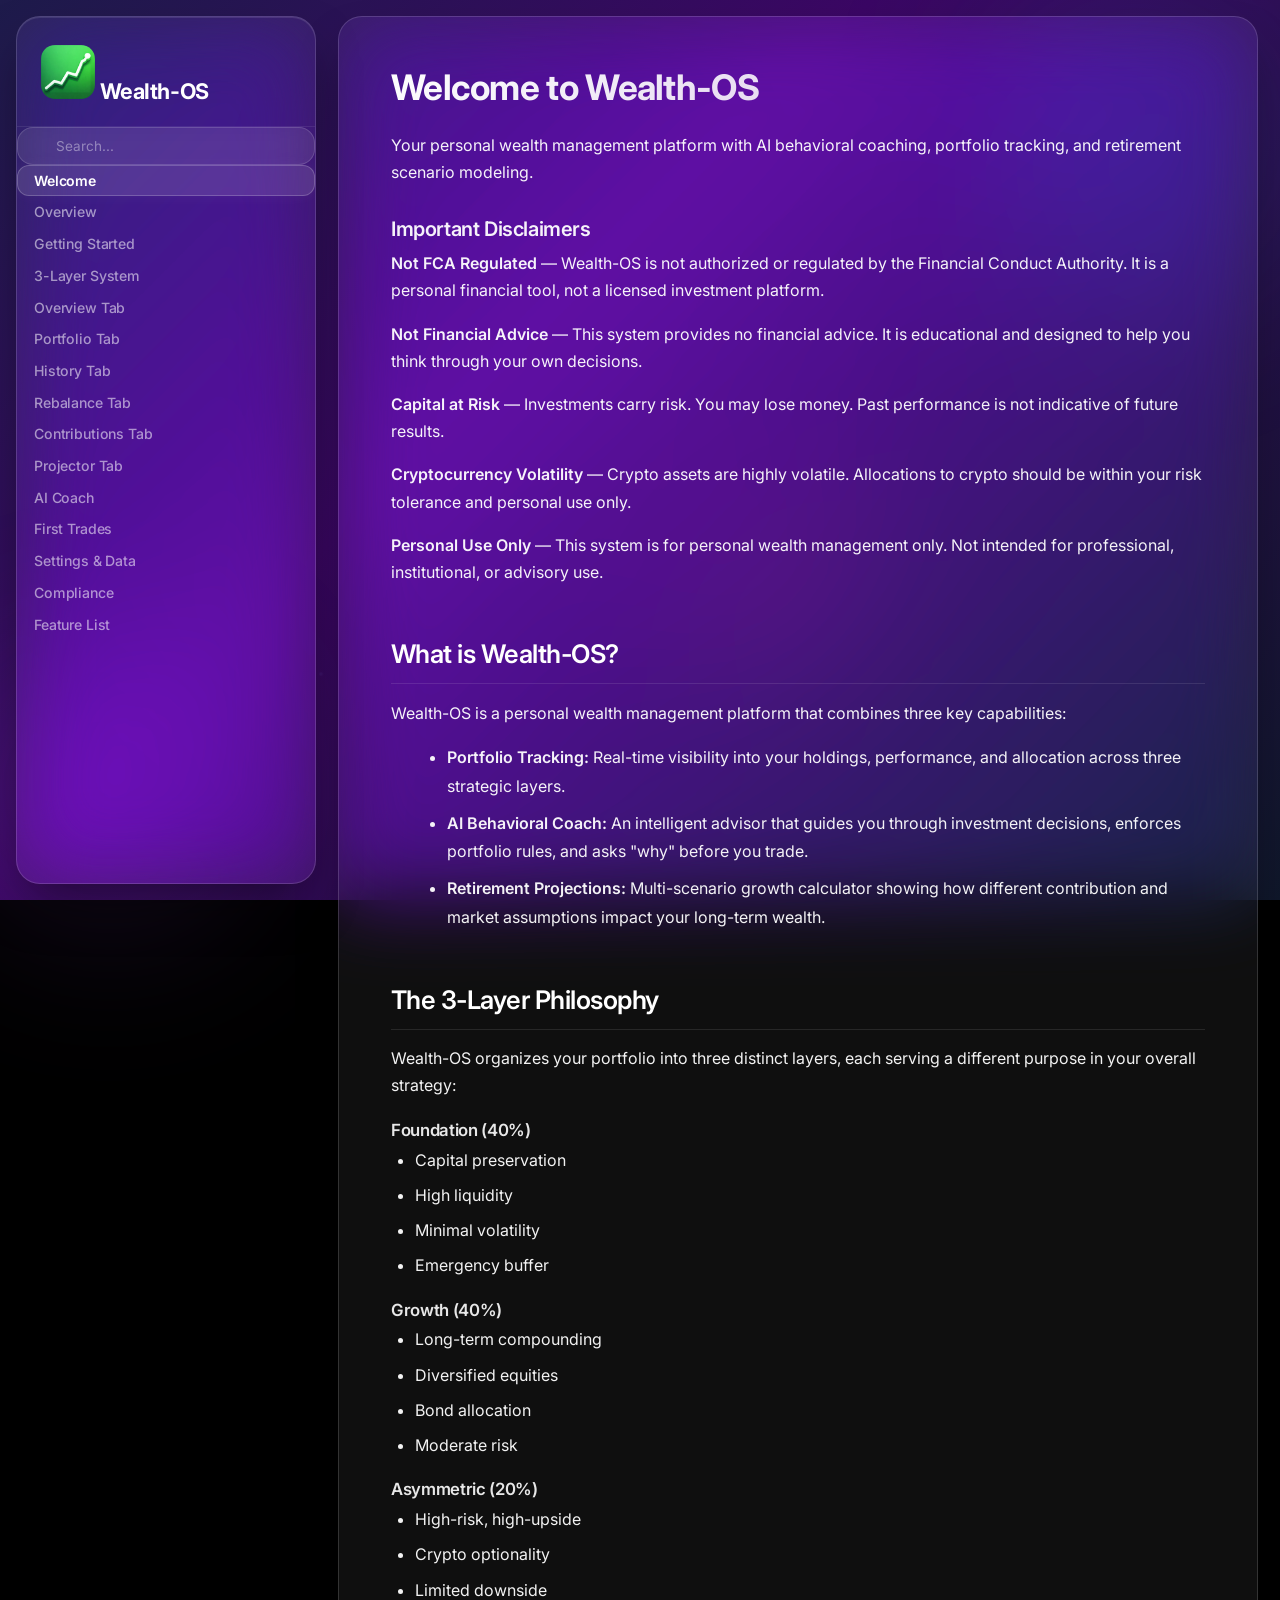
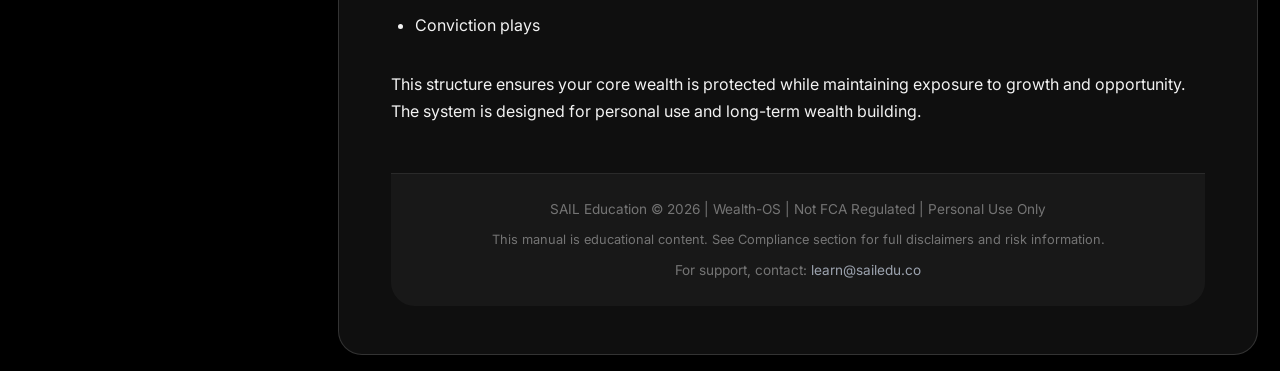
<file: Wealth-OS-Manual.html>
<!DOCTYPE html>
<html lang="en">
<head>
    <meta charset="UTF-8">
    <meta name="viewport" content="width=device-width, initial-scale=1.0">
    <title>Wealth-OS — Interactive Manual</title>
    <link href="https://fonts.googleapis.com/css2?family=Inter:wght@300;400;500;600;700&display=swap" rel="stylesheet">
    <link rel="stylesheet" href="manual-style.css">
</head>
<body>
<!-- Immersive Background -->
<div class="immersive-bg">
  <div class="gradient-base"></div>
  <div class="bg-image"></div>
  <div class="particle particle-1"></div>
  <div class="particle particle-2"></div>
  <div class="particle particle-3"></div>
  <div class="particle particle-4"></div>
  <div class="particle particle-5"></div>
  <div class="orb orb-1"></div>
  <div class="orb orb-2"></div>
  <div class="orb orb-3"></div>
</div>
<!-- Mobile Menu Button -->
<button class="mobile-menu-btn" onclick="document.querySelector('.sidebar, aside.sidebar').classList.toggle('mobile-open'); document.querySelector('.mobile-overlay').classList.toggle('active');">☰</button>
<div class="mobile-overlay" onclick="document.querySelector('.sidebar, aside.sidebar').classList.remove('mobile-open'); this.classList.remove('active');"></div>

    <div class="container">
        <div class="sidebar">
            <div class="sidebar-header"><img src="icons/wealth-os.png" alt="Wealth-OS" style="width:54px;height:54px;border-radius:14px;object-fit:cover;"> Wealth-OS</div>

            <input type="text" class="search-box" id="searchBox" placeholder="Search...">
            <ul class="nav-list" id="navList">
                <li><a href="javascript:void(0)" data-target="welcome" class="nav-link active">Welcome</a></li>
                <li><a href="javascript:void(0)" data-target="overview" class="nav-link">Overview</a></li>
                <li><a href="javascript:void(0)" data-target="getting-started" class="nav-link">Getting Started</a></li>
                <li><a href="javascript:void(0)" data-target="three-layer-system" class="nav-link">3-Layer System</a></li>
                <li><a href="javascript:void(0)" data-target="overview-tab" class="nav-link">Overview Tab</a></li>
                <li><a href="javascript:void(0)" data-target="portfolio-tab" class="nav-link">Portfolio Tab</a></li>
                <li><a href="javascript:void(0)" data-target="history-tab" class="nav-link">History Tab</a></li>
                <li><a href="javascript:void(0)" data-target="rebalance-tab" class="nav-link">Rebalance Tab</a></li>
                <li><a href="javascript:void(0)" data-target="contributions-tab" class="nav-link">Contributions Tab</a></li>
                <li><a href="javascript:void(0)" data-target="projector-tab" class="nav-link">Projector Tab</a></li>
                <li><a href="javascript:void(0)" data-target="ai-coach" class="nav-link">AI Coach</a></li>
                <li><a href="javascript:void(0)" data-target="first-trades" class="nav-link">First Trades</a></li>
                <li><a href="javascript:void(0)" data-target="settings" class="nav-link">Settings & Data</a></li>
                <li><a href="javascript:void(0)" data-target="compliance" class="nav-link">Compliance</a></li>
                <li><a href="javascript:void(0)" data-target="features" class="nav-link">Feature List</a></li>
            </ul>
        </div>

        <div class="main-wrapper">
        <main class="main-content">
            <!-- WELCOME SECTION -->
            <section id="welcome" class="content-section active">
                <h1>Welcome to Wealth-OS</h1>
                <p class="intro-text">Your personal wealth management platform with AI behavioral coaching, portfolio tracking, and retirement scenario modeling.</p>

                <div class="disclaimer-banner">
                    <h3>Important Disclaimers</h3>
                    <p><strong>Not FCA Regulated</strong> — Wealth-OS is not authorized or regulated by the Financial Conduct Authority. It is a personal financial tool, not a licensed investment platform.</p>
                    <p><strong>Not Financial Advice</strong> — This system provides no financial advice. It is educational and designed to help you think through your own decisions.</p>
                    <p><strong>Capital at Risk</strong> — Investments carry risk. You may lose money. Past performance is not indicative of future results.</p>
                    <p><strong>Cryptocurrency Volatility</strong> — Crypto assets are highly volatile. Allocations to crypto should be within your risk tolerance and personal use only.</p>
                    <p><strong>Personal Use Only</strong> — This system is for personal wealth management only. Not intended for professional, institutional, or advisory use.</p>
                </div>

                <h2>What is Wealth-OS?</h2>
                <p>Wealth-OS is a personal wealth management platform that combines three key capabilities:</p>
                <ul style="margin: 1rem 0 1rem 2rem; line-height: 1.8;">
                    <li><strong>Portfolio Tracking:</strong> Real-time visibility into your holdings, performance, and allocation across three strategic layers.</li>
                    <li><strong>AI Behavioral Coach:</strong> An intelligent advisor that guides you through investment decisions, enforces portfolio rules, and asks "why" before you trade.</li>
                    <li><strong>Retirement Projections:</strong> Multi-scenario growth calculator showing how different contribution and market assumptions impact your long-term wealth.</li>
                </ul>

                <h2>The 3-Layer Philosophy</h2>
                <p>Wealth-OS organizes your portfolio into three distinct layers, each serving a different purpose in your overall strategy:</p>

                <div class="layer-comparison">
                    <div class="layer-card blue-card">
                        <h4>Foundation (40%)</h4>
                        <ul>
                            <li>Capital preservation</li>
                            <li>High liquidity</li>
                            <li>Minimal volatility</li>
                            <li>Emergency buffer</li>
                        </ul>
                    </div>
                    <div class="layer-card teal-card">
                        <h4>Growth (40%)</h4>
                        <ul>
                            <li>Long-term compounding</li>
                            <li>Diversified equities</li>
                            <li>Bond allocation</li>
                            <li>Moderate risk</li>
                        </ul>
                    </div>
                    <div class="layer-card gold-card">
                        <h4>Asymmetric (20%)</h4>
                        <ul>
                            <li>High-risk, high-upside</li>
                            <li>Crypto optionality</li>
                            <li>Limited downside</li>
                            <li>Conviction plays</li>
                        </ul>
                    </div>
                </div>

                <p style="margin-top: 2rem;">This structure ensures your core wealth is protected while maintaining exposure to growth and opportunity. The system is designed for personal use and long-term wealth building.</p>
            </section>

            <!-- OVERVIEW SECTION -->
            <section id="overview" class="content-section">
                <h1>System Overview</h1>
                <p class="intro-text">A complete walkthrough of Wealth-OS core concepts and how the system works together.</p>

                <h2>How Wealth-OS Works</h2>
                <p>Wealth-OS is built on four core principles:</p>

                <ol style="margin: 1.5rem 0 1.5rem 2rem; line-height: 1.8;">
                    <li><strong>Layered Architecture:</strong> Your portfolio is divided into Foundation, Growth, and Asymmetric layers with specific targets and rules.</li>
                    <li><strong>Rule-Based Rebalancing:</strong> New money is allocated according to layer targets. Rebalancing is automatic, not forced.</li>
                    <li><strong>Behavioral Coaching:</strong> The AI coach enforces rules and asks clarifying questions before major trades. Powered by Claude Anthropic API for intelligent guidance.</li>
                    <li><strong>Scenario Modeling:</strong> Project your wealth under multiple market assumptions to understand your financial future.</li>
                </ol>

                <h2>The Four Main Tabs</h2>
                <p>Wealth-OS organizes your wealth management into four main areas:</p>

                <table>
                    <thead>
                        <tr>
                            <th>Tab</th>
                            <th>Purpose</th>
                            <th>Key Actions</th>
                        </tr>
                    </thead>
                    <tbody>
                        <tr>
                            <td><strong>Overview</strong></td>
                            <td>Dashboard and portfolio health</td>
                            <td>View portfolio health score, total value, layer status</td>
                        </tr>
                        <tr>
                            <td><strong>Portfolio</strong></td>
                            <td>Holdings and allocation</td>
                            <td>See all positions, P&L, layer assignments</td>
                        </tr>
                        <tr>
                            <td><strong>History</strong></td>
                            <td>Performance tracking</td>
                            <td>Chart gains/losses, select time ranges</td>
                        </tr>
                        <tr>
                            <td><strong>Rebalance</strong></td>
                            <td>Allocation management</td>
                            <td>Plan new contributions, see allocation guidance</td>
                        </tr>
                        <tr>
                            <td><strong>Contributions</strong></td>
                            <td>Track inflows</td>
                            <td>Log contributions, view DCA history</td>
                        </tr>
                        <tr>
                            <td><strong>Projector</strong></td>
                            <td>Retirement forecasting</td>
                            <td>Model 30-year growth under 3 scenarios</td>
                        </tr>
                    </tbody>
                </table>

                <h2>Data & Integration</h2>
                <p>Wealth-OS connects to Alpaca Markets for paper trading and real-time data. All your preferences and history are stored locally in your browser's localStorage, ensuring your data stays on your device.</p>

                <div class="note">Wealth-OS uses browser localStorage for data persistence. Clear your browser data and your Wealth-OS records will be deleted. Back up important data regularly.</div>
            </section>

            <!-- GETTING STARTED SECTION -->
            <section id="getting-started" class="content-section">
                <h1>Getting Started with Wealth-OS</h1>
                <p class="intro-text">Set up your account, understand the consent flow, and log your first trades.</p>

                <h2>Initial Consent & Agreement</h2>
                <p>When you first open Wealth-OS, you'll be asked to confirm four key statements:</p>

                <div style="margin: 1.5rem 0;">
                    <div class="collapsible">
                        <strong>1. This is my personal wealth management tool</strong>
                        <div class="collapsible-content">
                            <p>Confirms that you are using Wealth-OS for your own personal financial management, not for professional or institutional advisory purposes.</p>
                        </div>
                    </div>
                    <div class="collapsible">
                        <strong>2. I understand capital is at risk</strong>
                        <div class="collapsible-content">
                            <p>Acknowledges that all investments carry risk of loss. You may lose some or all of your invested capital. Past performance does not guarantee future results.</p>
                        </div>
                    </div>
                    <div class="collapsible">
                        <strong>3. I understand crypto volatility</strong>
                        <div class="collapsible-content">
                            <p>Acknowledges that cryptocurrency assets can be extremely volatile, with large daily price swings. Your Asymmetric Layer allocation to crypto could lose 50%+ or gain significantly.</p>
                        </div>
                    </div>
                    <div class="collapsible">
                        <strong>4. This is for personal use only</strong>
                        <div class="collapsible-content">
                            <p>Confirms that you will not use Wealth-OS for professional financial advice, institutional management, or regulatory-required advisory purposes.</p>
                        </div>
                    </div>
                </div>

                <h2>Connecting Your Account</h2>
                <p>Wealth-OS uses Alpaca Markets for paper trading. Paper trading simulates real market conditions without using real money, perfect for learning and testing strategies.</p>

                <ol class="steps">
                    <li>Visit Alpaca Markets (alpaca.markets) and create a free account</li>
                    <li>Generate API keys in your Alpaca dashboard</li>
                    <li>In Wealth-OS Settings, paste your API keys and Secret Key</li>
                    <li>Wealth-OS will verify the connection and load your account data</li>
                    <li>Your account is now ready to track trades and monitor holdings</li>
                </ol>

                <div class="tip">Paper trading accounts start with $100,000 in cash. Use it to practice trading, test strategies, and familiarize yourself with the markets risk-free.</div>

                <h2>Your First Look: The Overview Tab</h2>
                <p>When you first log in, you'll see the Overview tab, which shows your portfolio at a glance:</p>

                <ul style="margin: 1rem 0 1rem 2rem; line-height: 1.8;">
                    <li><strong>Portfolio Health Score (0–100):</strong> A composite metric indicating how well your portfolio aligns with layer targets. Higher is better.<br><br><strong>Health Score Calculation:</strong> The score is derived from how well each layer tracks its target allocation. A score of 80+ indicates strong alignment; 60–79 indicates fair status requiring attention; below 60 suggests significant drift. The score also penalizes excessive cash positions (>50% in cash) and asymmetric layer overallocation (>15%).</li>
                    <li><strong>Total Portfolio Value:</strong> Your current total wealth (cash + positions).</li>
                    <li><strong>Layer Status:</strong> Visual indicators showing whether each layer is on target, above, or below allocation.</li>
                    <li><strong>Monthly AI Brief:</strong> An auto-generated summary of your performance and portfolio insights.</li>
                </ul>

                <div class="note">Your first few trades should be small and educational. Use the AI Coach to discuss your strategy before placing orders.</div>
            </section>

            <!-- THREE LAYER SYSTEM SECTION -->
            <section id="three-layer-system" class="content-section">
                <h1>The 3-Layer System Explained</h1>
                <p class="intro-text">Deep dive into Wealth-OS's foundational architecture: why layers work, how they protect your wealth, and the rules that govern each.</p>

                <h2>Why Layers Matter</h2>
                <p>Traditional portfolios often blend everything together, leading to unclear risk management and poor decision-making. The 3-Layer System separates your wealth by purpose and risk level:</p>

                <div class="layer-box layer-foundation">
                    <strong>Foundation Layer (40% target, Blue #1560A8)</strong>
                    <p style="margin-top: 0.5rem;">Your financial bedrock. This is capital preservation and liquidity. Think of it as your emergency fund on steroids.</p>
                </div>

                <div class="layer-box layer-growth">
                    <strong>Growth Layer (40% target, Teal #0A7A58)</strong>
                    <p style="margin-top: 0.5rem;">Your long-term wealth engine. Diversified equities, bonds, and index funds that compound over decades.</p>
                </div>

                <div class="layer-box layer-asymmetric">
                    <strong>Asymmetric Layer (20% target, Gold #B07010)</strong>
                    <p style="margin-top: 0.5rem;">Your optionality bucket. High-risk, high-upside plays where you can win 10x but lose your allocation.</p>
                </div>

                <h2>Foundation Layer (40%)</h2>
                <h3>Purpose</h3>
                <p>Capital preservation, liquidity, and emergency buffer. This is not growth capital; it's sleeping capital ready for crisis or opportunity.</p>

                <h3>Target Allocation</h3>
                <p>40% of your total portfolio value.</p>

                <h3>Suitable Holdings</h3>
                <ul style="margin: 1rem 0 1rem 2rem; line-height: 1.8;">
                    <li>Cash (USD, GBP, EUR)</li>
                    <li>Money market funds (VMFXX, SPAXX)</li>
                    <li>Short-term Treasury bonds (SHV, IEF)</li>
                    <li>High-yield savings equivalents</li>
                    <li>Ultra-safe index funds (bonds only)</li>
                </ul>

                <h3>Rules</h3>
                <ul style="margin: 1rem 0 1rem 2rem; line-height: 1.8;">
                    <li><strong>Minimum volatility:</strong> Holdings should have <5% expected annual volatility</li>
                    <li><strong>High liquidity:</strong> Must be convertible to cash within 1 business day</li>
                    <li><strong>Capital preservation:</strong> No speculation; only safe vehicles</li>
                    <li><strong>No crypto:</strong> Cryptocurrency is not allowed in this layer</li>
                </ul>

                <div class="tip">Your Foundation Layer is your financial shock absorber. Never let it drop below 30% of total portfolio. If it does, the AI Coach will flag this as urgent.</div>

                <h2>Growth Layer (40%)</h2>
                <h3>Purpose</h3>
                <p>Long-term wealth compounding through diversified risk assets. This is your 30-year compounding engine.</p>

                <h3>Target Allocation</h3>
                <p>40% of your total portfolio value.</p>

                <h3>Suitable Holdings</h3>
                <ul style="margin: 1rem 0 1rem 2rem; line-height: 1.8;">
                    <li>Large-cap index funds (SPY, VTI, VOO)</li>
                    <li>International equities (VXUS, EFA, IEMG)</li>
                    <li>Dividend stocks (solid, mature companies)</li>
                    <li>Bonds (BND, AGG, individual Treasuries)</li>
                    <li>Real estate investment trusts (VNQ, REITs)</li>
                    <li>Balanced funds (60/40 stock/bond mix or similar)</li>
                </ul>

                <h3>Rules</h3>
                <ul style="margin: 1rem 0 1rem 2rem; line-height: 1.8;">
                    <li><strong>Diversification required:</strong> No single holding should exceed 15% of this layer</li>
                    <li><strong>Long-term focus:</strong> Intended for 10+ year holding periods</li>
                    <li><strong>Moderate volatility:</strong> Expected annual volatility 8–15%</li>
                    <li><strong>Rebalancing discipline:</strong> Rebalance when drift exceeds 5% from target</li>
                </ul>

                <div class="note">The Growth Layer is your core wealth. It should be boring, diversified, and left alone. Don't day-trade this layer. The AI Coach will discourage frequent trading here.</div>

                <h2>Asymmetric Layer (20%)</h2>
                <h3>Purpose</h3>
                <p>High-risk, high-upside bets where you accept large loss potential for significant upside. Think venture, crypto, thematic bets.</p>

                <h3>Target Allocation</h3>
                <p>20% of your total portfolio value.</p>

                <h3>Suitable Holdings</h3>
                <ul style="margin: 1rem 0 1rem 2rem; line-height: 1.8;">
                    <li>Bitcoin, Ethereum, alt cryptocurrencies</li>
                    <li>Emerging market stocks (high growth, high volatility)</li>
                    <li>Biotech and small-cap growth stocks</li>
                    <li>Call options (if experienced)</li>
                    <li>Venture-backed equity positions</li>
                    <li>Thematic ETFs (AI, cleantech, disruption)</li>
                </ul>

                <h3>Rules</h3>
                <ul style="margin: 1rem 0 1rem 2rem; line-height: 1.8;">
                    <li><strong>High risk accepted:</strong> These positions can lose 50%+ or gain 5x+</li>
                    <li><strong>Position sizing:</strong> No single position should exceed 10% of this layer</li>
                    <li><strong>Conviction required:</strong> The AI Coach will ask "why" before you add to Asymmetric</li>
                    <li><strong>Rebalancing caps:</strong> Rebalance when drift exceeds 3% from target</li>
                    <li><strong>Downside capped:</strong> Only risk what you can afford to lose completely</li>
                </ul>

                <div class="warning">The Asymmetric Layer is where losses happen. A 50% crash here means only a 10% hit to total portfolio (20% × 50%). That's the point: defined downside, unlimited upside, small allocation.</div>

                <h2>Layer Target Rules & Enforcement</h2>
                <p>Wealth-OS enforces layer discipline through automated checks and the AI Coach:</p>

                <table>
                    <thead>
                        <tr>
                            <th>Condition</th>
                            <th>Status</th>
                            <th>Action</th>
                        </tr>
                    </thead>
                    <tbody>
                        <tr>
                            <td>All layers within 3% of target</td>
                            <td>✓ Healthy</td>
                            <td>None required; maintain current allocation</td>
                        </tr>
                        <tr>
                            <td>Any layer 3–5% off target</td>
                            <td>⚠ Watch</td>
                            <td>Plan rebalancing with next contribution</td>
                        </tr>
                        <tr>
                            <td>Any layer >5% off target</td>
                            <td>🔴 Urgent</td>
                            <td>Rebalance immediately or discuss with Coach</td>
                        </tr>
                        <tr>
                            <td>Foundation Layer <30%</td>
                            <td>🔴 Critical</td>
                            <td>Stop new Asymmetric/Growth additions immediately</td>
                        </tr>
                    </tbody>
                </table>

                <div class="coach-feature">When your layers drift, the Coach will not prevent you from trading, but will ask clarifying questions and remind you of your targets. The system is advisory, not restrictive.</div>

                <h2>A Practical Example</h2>
                <p><strong>Scenario:</strong> You have a $100,000 portfolio with $40k Foundation, $40k Growth, $20k Asymmetric. You want to add $10,000.</p>

                <p><strong>Current state:</strong> Perfectly on target (40/40/20).</p>

                <p><strong>New allocation:</strong> Add $4,000 Foundation, $4,000 Growth, $2,000 Asymmetric → New portfolio: $104,000 with allocation 42.3%, 42.3%, 19.2% (within healthy range).</p>

                <p><strong>Another scenario:</strong> Market crash hits. Your Growth and Asymmetric layers plunge, but Foundation stays stable. New portfolio: $70,000 with allocation 57% Foundation, 27% Growth, 16% Asymmetric.</p>

                <p><strong>Coach guidance:</strong> "Your Foundation is above target and Growth/Asymmetric are below. Should we move some Foundation to Growth now that valuations have dropped?" This is when you consider rebalancing.</p>
            </section>

            <!-- OVERVIEW TAB SECTION -->
            <section id="overview-tab" class="content-section">
                <h1>The Overview Tab</h1>
                <p class="intro-text">Your portfolio dashboard. See your health score, total value, layer status, and monthly AI brief at a glance.</p>

                <h2>Portfolio Health Score (0–100)</h2>
                <p>A composite metric calculated from four factors:</p>

                <ol style="margin: 1.5rem 0 1.5rem 2rem; line-height: 1.8;">
                    <li><strong>Layer Alignment (40%):</strong> How close are your allocations to 40/40/20 targets?</li>
                    <li><strong>Rebalancing Currency (20%):</strong> Do you have fresh capital to rebalance with, or are you overdue?</li>
                    <li><strong>Volatility Control (20%):</strong> Is your portfolio volatility within expected ranges for your layer mix?</li>
                    <li><strong>Liquidity Health (20%):</strong> What percentage of your portfolio is in liquid assets?</li>
                </ol>

                <p><strong>Scoring:</strong></p>
                <ul style="margin: 1rem 0 1rem 2rem; line-height: 1.8;">
                    <li>80–100: Excellent. Your portfolio is well-aligned and healthy.</li>
                    <li>60–79: Good. Minor drift but nothing urgent.</li>
                    <li>40–59: Fair. Time to discuss rebalancing with the Coach.</li>
                    <li>0–39: Poor. Significant drift; urgent rebalancing needed.</li>
                </ul>

                <div class="tip">Health Score is informational, not punitive. A score of 70 doesn't mean you're in trouble; it means there's room for thoughtful optimization.</div>

                <h2>Total Portfolio Value</h2>
                <p>Displayed in USD. Includes:</p>
                <ul style="margin: 1rem 0 1rem 2rem; line-height: 1.8;">
                    <li>Cash on hand</li>
                    <li>Current market value of all holdings</li>
                    <li>Unrealized gains/losses</li>
                </ul>

                <p>This is updated in real-time via Alpaca API and refreshed every 60 seconds.</p>

                <h2>Layer Status Indicators</h2>
                <p>Three colored boxes showing Foundation, Growth, and Asymmetric allocation:</p>

                <table>
                    <thead>
                        <tr>
                            <th>Visual Indicator</th>
                            <th>Meaning</th>
                        </tr>
                    </thead>
                    <tbody>
                        <tr>
                            <td>✓ Green</td>
                            <td>Layer is within target range (±3%)</td>
                        </tr>
                        <tr>
                            <td>⚠️ Amber</td>
                            <td>Layer is drifting (3–5% off target)</td>
                        </tr>
                        <tr>
                            <td>🔴 Red</td>
                            <td>Layer is significantly off (>5% off target)</td>
                        </tr>
                    </tbody>
                </table>

                <p>Click on any layer box to jump to the Rebalance tab for guidance on bringing it back to target.</p>

                <h2>Monthly AI Brief</h2>
                <p>Auto-generated at the end of each month by the AI Coach. Includes:</p>

                <ul style="margin: 1rem 0 1rem 2rem; line-height: 1.8;">
                    <li>Month-over-month performance vs. previous month</li>
                    <li>Key winners and losers in your portfolio</li>
                    <li>Layer performance comparison</li>
                    <li>Market context and macro observations</li>
                    <li>1–3 actionable suggestions for the upcoming month</li>
                </ul>

                <p>The brief is educational, not prescriptive. Read it, think about it, and discuss any concerns with the Coach.</p>

                <div class="note">The Monthly AI Brief is reset on the 1st of each month. If you want to see previous months, check the Chat History in the AI Coach section.</div>
            </section>

            <!-- PORTFOLIO TAB SECTION -->
            <section id="portfolio-tab" class="content-section">
                <h1>The Portfolio Tab</h1>
                <p class="intro-text">Detailed view of all your holdings, position-by-position performance, and layer assignments.</p>

                <h2>Holdings View</h2>
                <p>A table showing all current positions:</p>

                <table>
                    <thead>
                        <tr>
                            <th>Symbol</th>
                            <th>Quantity</th>
                            <th>Entry Price</th>
                            <th>Current Price</th>
                            <th>Total Value</th>
                            <th>P&L</th>
                            <th>Layer</th>
                        </tr>
                    </thead>
                    <tbody>
                        <tr>
                            <td>SPY</td>
                            <td>25</td>
                            <td>$420.00</td>
                            <td>$450.50</td>
                            <td>$11,262.50</td>
                            <td>+$762.50 (+7.2%)</td>
                            <td>Growth</td>
                        </tr>
                        <tr>
                            <td>BTC</td>
                            <td>0.15</td>
                            <td>$45,000</td>
                            <td>$52,000</td>
                            <td>$7,800</td>
                            <td>+$1,050 (+15.5%)</td>
                            <td>Asymmetric</td>
                        </tr>
                        <tr>
                            <td>SHV</td>
                            <td>100</td>
                            <td>$110.20</td>
                            <td>$110.18</td>
                            <td>$11,018</td>
                            <td>-$2 (-0.02%)</td>
                            <td>Foundation</td>
                        </tr>
                    </tbody>
                </table>

                <p style="margin-top: 1rem;"><strong>P&L (Profit & Loss):</strong> Calculated as (Current Price − Entry Price) × Quantity. This is unrealized gain/loss; positions are not closed unless you sell.</p>

                <h2>Asset Allocation Visualization</h2>
                <p>A pie chart showing your portfolio's composition by layer and by asset class:</p>

                <ul style="margin: 1rem 0 1rem 2rem; line-height: 1.8;">
                    <li><strong>By Layer:</strong> Blue (Foundation %), Teal (Growth %), Gold (Asymmetric %)</li>
                    <li><strong>By Asset Class:</strong> Equities, Bonds, Crypto, Cash</li>
                </ul>

                <p>Hover over each slice to see exact percentages. Click to drill down for more detail.</p>

                <h2>Per-Position Details</h2>
                <p>Click on any holding to expand and see:</p>

                <ul style="margin: 1rem 0 1rem 2rem; line-height: 1.8;">
                    <li><strong>Trade History:</strong> All buys/sells for this symbol</li>
                    <li><strong>Cost Basis:</strong> Average entry price</li>
                    <li><strong>Current Market Data:</strong> 52-week high/low, dividend yield (if applicable)</li>
                    <li><strong>Layer Assignment:</strong> Which layer this position belongs to</li>
                    <li><strong>Tax Lot Information:</strong> (Coming soon)</li>
                </ul>

                <div class="tip">Right-click on any position to quickly move it to a different layer (if you're rebalancing manually) or to set a price alert.</div>

                <h2>Understanding P&L Columns</h2>
                <p>Wealth-OS tracks two types of P&L:</p>

                <table>
                    <thead>
                        <tr>
                            <th>Type</th>
                            <th>Definition</th>
                            <th>Example</th>
                        </tr>
                    </thead>
                    <tbody>
                        <tr>
                            <td><strong>Unrealized P&L</strong></td>
                            <td>Gain/loss on positions you still hold</td>
                            <td>You bought SPY at $420, now $450 = +$30/share</td>
                        </tr>
                        <tr>
                            <td><strong>Realized P&L</strong></td>
                            <td>Gain/loss on positions you've sold</td>
                            <td>You sold BTC for +$1,000 profit (locked in)</td>
                        </tr>
                    </tbody>
                </table>

                <p>Wealth-OS displays unrealized P&L prominently. Realized gains are tracked in your trade history.</p>
            </section>

            <!-- HISTORY TAB SECTION -->
            <section id="history-tab" class="content-section">
                <h1>The History Tab</h1>
                <p class="intro-text">Track your portfolio's performance over time with interactive charts and time range selection.</p>

                <h2>Performance Chart</h2>
                <p>An interactive line chart showing your portfolio value over time. The chart updates in real-time and allows you to:</p>

                <ul style="margin: 1rem 0 1rem 2rem; line-height: 1.8;">
                    <li>Hover to see exact values at any point in time</li>
                    <li>Click and drag to zoom into a specific date range</li>
                    <li>Double-click to reset to full view</li>
                    <li>Toggle layer visibility (show/hide Foundation, Growth, Asymmetric)</li>
                </ul>

                <h2>Time Range Selection</h2>
                <p>Quick-select buttons for common ranges:</p>

                <table>
                    <thead>
                        <tr>
                            <th>Button</th>
                            <th>Time Period</th>
                            <th>Use Case</th>
                        </tr>
                    </thead>
                    <tbody>
                        <tr>
                            <td><strong>1D</strong></td>
                            <td>Last 24 hours</td>
                            <td>Day-trading or checking recent activity</td>
                        </tr>
                        <tr>
                            <td><strong>1W</strong></td>
                            <td>Last 7 days</td>
                            <td>Weekly performance check</td>
                        </tr>
                        <tr>
                            <td><strong>1M</strong></td>
                            <td>Last 30 days</td>
                            <td>Monthly performance review</td>
                        </tr>
                        <tr>
                            <td><strong>3M</strong></td>
                            <td>Last 90 days</td>
                            <td>Quarterly performance</td>
                        </tr>
                        <tr>
                            <td><strong>YTD</strong></td>
                            <td>Year-to-date</td>
                            <td>Calendar year performance</td>
                        </tr>
                        <tr>
                            <td><strong>ALL</strong></td>
                            <td>Since account start</td>
                            <td>All-time view</td>
                        </tr>
                        <tr>
                            <td><strong>Custom</strong></td>
                            <td>User-selected dates</td>
                            <td>Analyze specific periods</td>
                        </tr>
                    </tbody>
                </table>

                <h2>Gains & Losses View</h2>
                <p>Switch between two views to understand your returns:</p>

                <div class="collapsible">
                    <strong>Absolute Returns (Dollar Amount)</strong>
                    <div class="collapsible-content">
                        <p>Shows your total gain or loss in dollars. Example: You're up +$5,000 since you started.</p>
                    </div>
                </div>

                <div class="collapsible">
                    <strong>Percentage Returns (% Change)</strong>
                    <div class="collapsible-content">
                        <p>Shows your gain or loss as a percentage of starting capital. Example: You're up +12.5% since you started.</p>
                    </div>
                </div>

                <h2>Layer Performance Comparison</h2>
                <p>A summary table showing each layer's performance over the selected time period:</p>

                <table>
                    <thead>
                        <tr>
                            <th>Layer</th>
                            <th>Starting Value</th>
                            <th>Ending Value</th>
                            <th>Absolute Gain</th>
                            <th>% Return</th>
                        </tr>
                    </thead>
                    <tbody>
                        <tr>
                            <td>Foundation</td>
                            <td>$40,000</td>
                            <td>$40,080</td>
                            <td>+$80</td>
                            <td>+0.2%</td>
                        </tr>
                        <tr>
                            <td>Growth</td>
                            <td>$40,000</td>
                            <td>$44,500</td>
                            <td>+$4,500</td>
                            <td>+11.3%</td>
                        </tr>
                        <tr>
                            <td>Asymmetric</td>
                            <td>$20,000</td>
                            <td>$22,100</td>
                            <td>+$2,100</td>
                            <td>+10.5%</td>
                        </tr>
                    </tbody>
                </table>

                <p>This table answers: "Which layer is driving my returns? Where am I losing money?"</p>

                <div class="note">Do not use short-term returns to judge your strategy. Markets are noisy. Focus on 1+ year returns and multi-year trends. The Coach will remind you of this regularly.</div>
            </section>

            <!-- REBALANCE TAB SECTION -->
            <section id="rebalance-tab" class="content-section">
                <h1>The Rebalance Tab</h1>
                <p class="intro-text">Plan your new contributions and understand how to bring your portfolio back into alignment with layer targets.</p>
<h3>Rebalance Calculator – Allocation by Layer</h3>
<p>When you add a new contribution (e.g., monthly savings), the calculator automatically suggests how to allocate that money across your three layers to bring them closer to their targets:</p>

<table>
    <thead>
        <tr>
            <th>Layer</th>
            <th>Current %</th>
            <th>Target %</th>
            <th>Suggested Allocation</th>
            <th>Priority</th>
        </tr>
    </thead>
    <tbody>
        <tr>
            <td>Foundation</td>
            <td>35%</td>
            <td>40%</td>
            <td>$4,500 of $10,000</td>
            <td>✓ Healthy</td>
        </tr>
        <tr>
            <td>Growth</td>
            <td>50%</td>
            <td>45%</td>
            <td>$0 (over-target)</td>
            <td>Watch</td>
        </tr>
        <tr>
            <td>Asymmetric</td>
            <td>15%</td>
            <td>15%</td>
            <td>$5,500</td>
            <td>✓ On target</td>
        </tr>
    </tbody>
</table>

<p><strong>Key principle:</strong> New money goes to the layers furthest below their targets. No selling required — pure growth through new contributions.</p>

                <h2>How Rebalancing Works</h2>
                <p>Wealth-OS uses a <strong>new money first</strong> rebalancing approach:</p>

                <ol style="margin: 1.5rem 0 1.5rem 2rem; line-height: 1.8;">
                    <li>You have new capital to invest (from salary, bonus, savings)</li>
                    <li>You enter the amount in the Rebalance tab</li>
                    <li>Wealth-OS calculates how much should go to each layer to bring them back to target</li>
                    <li>You review the allocation and follow the suggested purchases</li>
                    <li>You log the trades in the Contributions tab</li>
                </ol>

                <p><strong>Key point:</strong> This is rebalancing by addition, not forced selling. You never have to sell positions to rebalance unless you choose to.</p>

                <h2>Step-by-Step: Planning a Contribution</h2>

                <ol class="steps">
                    <li>Go to the Rebalance tab</li>
                    <li>Enter your contribution amount (e.g., $5,000)</li>
                    <li>Wealth-OS calculates current layer % and shows where you're off target</li>
                    <li>Review the allocation table below</li>
                    <li>The table shows: "Add $X to Foundation, $Y to Growth, $Z to Asymmetric"</li>
                    <li>Click "Preview Allocation" to see your new portfolio composition after the contribution</li>
                    <li>If satisfied, use this as your guide when placing trades</li>
                    <li>Log each trade in the Contributions tab when complete</li>
                </ol>

                <h2>Understanding Urgency Ratings</h2>
                <p>Each layer gets an urgency rating based on how far it's drifted from target:</p>

                <table>
                    <thead>
                        <tr>
                            <th>Urgency Level</th>
                            <th>Drift from Target</th>
                            <th>Action</th>
                        </tr>
                    </thead>
                    <tbody>
                        <tr>
                            <td>🟢 Healthy</td>
                            <td>&lt;2% off target</td>
                            <td>No action needed. Maintain current allocation.</td>
                        </tr>
                        <tr>
                            <td>🟡 Watch</td>
                            <td>2–5% off target</td>
                            <td>Plan to address with next contribution. Not urgent.</td>
                        </tr>
                        <tr>
                            <td>🔴 Urgent</td>
                            <td>&gt;5% off target</td>
                            <td>Address with next contribution or consider selling overweight layer.</td>
                        </tr>
                    </tbody>
                </table>

                <h2>Health Indicators Explained</h2>
                <p>The Rebalance tab shows four health metrics:</p>

                <div style="margin: 1.5rem 0;">
                    <div class="collapsible">
                        <strong>Allocation Drift Score</strong>
                        <div class="collapsible-content">
                            <p>A 0–100 score showing how far your current allocation is from targets. 100 = perfectly aligned. Lower scores indicate greater drift.</p>
                        </div>
                    </div>
                    <div class="collapsible">
                        <strong>Rebalancing Frequency</strong>
                        <div class="collapsible-content">
                            <p>Shows how long it's been since your last rebalancing action. If >90 days and drift >2%, the Coach will suggest a rebalance.</p>
                        </div>
                    </div>
                    <div class="collapsible">
                        <strong>Portfolio Volatility</strong>
                        <div class="collapsible-content">
                            <p>Estimated annualized volatility of your portfolio. Should be 8–12% for a balanced 40/40/20 allocation.</p>
                        </div>
                    </div>
                    <div class="collapsible">
                        <strong>Capital Efficiency</strong>
                        <div class="collapsible-content">
                            <p>What percentage of your portfolio is deployed (invested) vs. sitting in cash. Higher is better for long-term growth, but lower provides flexibility.</p>
                        </div>
                    </div>
                </div>

                <h2>A Practical Rebalancing Walkthrough</h2>
                <p><strong>Your situation:</strong> You have $100,000 in your portfolio, currently allocated 45% Foundation, 35% Growth, 20% Asymmetric. You just received a $10,000 bonus and want to rebalance.</p>

                <p><strong>Step 1:</strong> You open the Rebalance tab and enter $10,000.</p>

                <p><strong>Current state:</strong> Foundation is +5% above target, Growth is -5% below, Asymmetric is on target.</p>

                <p><strong>Rebalancer recommendation:</strong></p>
                <ul style="margin: 1rem 0 1rem 2rem; line-height: 1.8;">
                    <li>Add $0 to Foundation (already above target)</li>
                    <li>Add $6,500 to Growth (bring it toward 40% target)</li>
                    <li>Add $3,500 to Asymmetric (maintain relative positioning)</li>
                </ul>

                <p><strong>After allocation:</strong> New portfolio value is $110,000 with allocation 40.9% Foundation, 40.0% Growth, 19.1% Asymmetric (back in balance).</p>

                <div class="tip">Use the "Preview Allocation" button to see your new portfolio composition before you commit to buying. You can adjust the allocation manually if you want to override the recommendation.</div>

                <h2>When to Rebalance Manually</h2>
                <p>Sometimes markets move so sharply that you might want to rebalance by selling, not just buying:</p>

                <ul style="margin: 1rem 0 1rem 2rem; line-height: 1.8;">
                    <li><strong>Growth Layer crashed 20%:</strong> Fell from 40% to 30% of portfolio. You might sell some Foundation and buy Growth at depressed prices.</li>
                    <li><strong>Asymmetric Layer surged 50%:</strong> Rose from 20% to 28% of portfolio. You might take profits and redeploy to Foundation/Growth.</li>
                    <li><strong>Foundation Layer below 30%:</strong> This is critical. You should sell Growth/Asymmetric and rebuild Foundation immediately.</li>
                </ul>

                <p>Discuss these decisions with the AI Coach before executing.</p>
            </section>

            <!-- CONTRIBUTIONS TAB SECTION -->
            <section id="contributions-tab" class="content-section">
                <h1>The Contributions Tab</h1>
                <p class="intro-text">Log new money you add to your account, track your contributions over time, and understand Dollar-Cost Averaging (DCA).</p>
<h2>Why Track Contributions?</h2>
<p>Logging every contribution (monthly DCA, bonus, inheritance, etc.) allows Wealth-OS to:</p>

<ul style="margin: 1rem 0 1rem 2rem; line-height: 1.8;">
    <li><strong>Calculate net performance:</strong> Total return = (Current Portfolio Value − Total Contributions) / Total Contributions</li>
    <li><strong>Track cost basis:</strong> Understand your average entry price across layers</li>
    <li><strong>Project future value:</strong> The Projector tab uses your contribution history to model growth</li>
    <li><strong>Simplify rebalancing:</strong> The calculator allocates new contributions intelligently</li>
</ul>

<h2>Adding a Contribution</h2>
<ol class="steps">
    <li><strong>Click "+ Add"</strong> in the Contributions tab</li>
    <li><strong>Enter the date</strong> (defaults to today)</li>
    <li><strong>Enter the amount</strong> (e.g., $5,000)</li>
    <li><strong>Select the layer</strong> to allocate to (Foundation, Growth, or Asymmetric)</li>
    <li><strong>Add a note</strong> (optional — e.g., "February DCA" or "Tax refund")</li>
    <li><strong>Click "Save contribution"</strong></li>
</ol>

<h2>Viewing Contribution Summary</h2>
<p>The Contributions tab displays:</p>

<ul style="margin: 1rem 0 1rem 2rem; line-height: 1.8;">
    <li><strong>Total Contributed:</strong> Sum of all contributions to date</li>
    <li><strong>Contribution Count:</strong> Number of contribution events logged</li>
    <li><strong>Average per Contribution:</strong> Total ÷ Count</li>
    <li><strong>Breakdown by Layer:</strong> How much went to each layer</li>
</ul>

<div class="tip">Edit or delete past contributions by clicking the × button. Changes are saved automatically to your browser.</div>

                <h2>Logging a Contribution</h2>
                <p>A contribution is new capital you're adding to your portfolio (salary, bonus, savings).</p>

                <ol class="steps">
                    <li>Click "Log New Contribution"</li>
                    <li>Enter the <strong>Date</strong> the money arrived (today or back-dated)</li>
                    <li>Enter the <strong>Amount</strong> in USD</li>
                    <li>Select the <strong>Primary Layer</strong> if you're allocating to just one</li>
                    <li>(Optional) Add notes about the contribution (e.g., "quarterly bonus")</li>
                    <li>Click "Save Contribution"</li>
                </ol>

                <div class="note">Logging a contribution is separate from placing trades. You log the contribution to Wealth-OS, and then you use the Rebalance tab to figure out what to buy. Then you place the actual trades.</div>

                <h2>Understanding Dollar-Cost Averaging (DCA)</h2>
                <p>DCA is investing a fixed amount at regular intervals (monthly, quarterly, annual) regardless of market price.</p>

                <h3>Why DCA Works</h3>
                <ul style="margin: 1rem 0 1rem 2rem; line-height: 1.8;">
                    <li><strong>Removes timing risk:</strong> You don't have to guess when to invest; you just invest on schedule</li>
                    <li><strong>Reduces average cost:</strong> When prices are high, you buy fewer shares. When prices are low, you buy more shares. Over time, this lowers your average cost per share</li>
                    <li><strong>Reduces emotion:</strong> A systematic plan removes the temptation to skip investments when markets are scary</li>
                </ul>

                <h3>DCA in Wealth-OS</h3>
                <p>You can set up automated DCA by logging regular contributions (e.g., every month) with the Rebalance tab as your guide for allocation.</p>

                <p><strong>Example:</strong> You get paid $5,000/month. Every month, you log a $5,000 contribution, then use the Rebalancer to allocate it across layers, then you place the trades. This is systematic DCA.</p>

                <h2>Contribution Summary</h2>
                <p>The Contributions tab shows:</p>

                <table>
                    <thead>
                        <tr>
                            <th>Metric</th>
                            <th>Definition</th>
                            <th>Example</th>
                        </tr>
                    </thead>
                    <tbody>
                        <tr>
                            <td>Total Contributions</td>
                            <td>Sum of all capital added</td>
                            <td>$50,000 total</td>
                        </tr>
                        <tr>
                            <td>Contribution Count</td>
                            <td>Number of times you've added capital</td>
                            <td>12 contributions</td>
                        </tr>
                        <tr>
                            <td>Average per Contribution</td>
                            <td>Total ÷ Count</td>
                            <td>$4,166.67</td>
                        </tr>
                        <tr>
                            <td>Last Contribution</td>
                            <td>Most recent date you added money</td>
                            <td>2026-03-20</td>
                        </tr>
                    </tbody>
                </table>

                <h2>Historical Contribution Records</h2>
                <p>A table showing every contribution you've ever logged:</p>

                <table>
                    <thead>
                        <tr>
                            <th>Date</th>
                            <th>Amount</th>
                            <th>Layer</th>
                            <th>Notes</th>
                        </tr>
                    </thead>
                    <tbody>
                        <tr>
                            <td>2026-03-20</td>
                            <td>$5,000</td>
                            <td>Balanced</td>
                            <td>Monthly salary</td>
                        </tr>
                        <tr>
                            <td>2026-03-01</td>
                            <td>$10,000</td>
                            <td>Foundation</td>
                            <td>Tax refund</td>
                        </tr>
                        <tr>
                            <td>2026-02-20</td>
                            <td>$5,000</td>
                            <td>Balanced</td>
                            <td>Monthly salary</td>
                        </tr>
                    </tbody>
                </table>

                <p>Click on any contribution to edit or delete it (if needed).</p>

                <div class="coach-feature">The AI Coach will analyze your contribution pattern and suggest optimal allocation based on your frequency and market conditions.</div>
            </section>

            <!-- PROJECTOR TAB SECTION -->
            <section id="projector-tab" class="content-section">
                <h1>The Projector Tab</h1>
                <p class="intro-text">Model your wealth under multiple market scenarios. See how contributions and compounding affect your long-term financial future.</p>
<h2>Three Growth Scenarios</h2>
<p>The Projector models your portfolio under three market return assumptions over your chosen time horizon:</p>

<table>
    <thead>
        <tr>
            <th>Scenario</th>
            <th>Annual Return</th>
            <th>Historical Context</th>
            <th>5-Year Example</th>
        </tr>
    </thead>
    <tbody>
        <tr>
            <td><strong>Conservative</strong></td>
            <td>6% per year</td>
            <td>Downturn, recession, or bond-heavy portfolio</td>
            <td>$100k grows to ~$131k</td>
        </tr>
        <tr>
            <td><strong>Base</strong></td>
            <td>8% per year</td>
            <td>Historical stock market average (1950–2024)</td>
            <td>$100k grows to ~$147k</td>
        </tr>
        <tr>
            <td><strong>Optimistic</strong></td>
            <td>10% per year</td>
            <td>Strong bull market or tech-heavy portfolio</td>
            <td>$100k grows to ~$161k</td>
        </tr>
    </tbody>
</table>

<h2>Customizing Projections</h2>
<p>Use the sliders to adjust:</p>

<ul style="margin: 1rem 0 1rem 2rem; line-height: 1.8;">
    <li><strong>Monthly Contribution:</strong> How much you plan to add each month (e.g., $500 or $5,000)</li>
    <li><strong>Time Horizon:</strong> Number of years to project (1 to 30 years)</li>
</ul>

<p>The projector recalculates instantly. Notice how monthly contributions compound significantly over longer periods.</p>

<div class="warning">
    <strong>Disclaimer:</strong> These projections are illustrative only and assume consistent market returns and monthly contributions. Actual returns vary year to year. They do not account for fees, taxes, or inflation.
</div>

                <h2>What is the Projector?</h2>
                <p>The Projector is a multi-scenario growth calculator that forecasts your portfolio value 30 years into the future under three different market assumptions.</p>

                <p><strong>Key inputs:</strong></p>
                <ul style="margin: 1rem 0 1rem 2rem; line-height: 1.8;">
                    <li>Your current portfolio value (loaded automatically)</li>
                    <li>Monthly contribution amount (you set)</li>
                    <li>Projection horizon in years (you set; 1–50 years)</li>
                    <li>Three market return scenarios (pre-configured)</li>
                </ul>

                <h2>The Three Scenarios</h2>

                <div class="layer-box layer-foundation">
                    <strong>Conservative Scenario (6% annual return)</strong>
                    <p style="margin-top: 0.5rem;">A cautious estimate assuming slower economic growth, higher interest rates, and muted equity returns. This is roughly: 30% bonds, 70% equities, 0% crypto.</p>
                </div>

                <div class="layer-box layer-growth">
                    <strong>Base Scenario (8% annual return)</strong>
                    <p style="margin-top: 0.5rem;">The "most likely" case assuming historical equity returns and reasonable diversification. This reflects your 40/40/20 layer allocation reasonably well.</p>
                </div>

                <div class="layer-box layer-asymmetric">
                    <strong>Optimistic Scenario (10% annual return)</strong>
                    <p style="margin-top: 0.5rem;">A bullish case assuming strong economic growth, tech outperformance, and favorable crypto conditions. 60% equities, 20% bonds, 20% crypto upside.</p>
                </div>

                <h2>Step-by-Step: Running a Projection</h2>

                <ol class="steps">
                    <li>Go to the Projector tab</li>
                    <li>Your current portfolio value is shown automatically</li>
                    <li>Enter your <strong>Monthly Contribution Amount</strong> (e.g., $500/month)</li>
                    <li>Enter your <strong>Projection Horizon</strong> in years (e.g., 30 years to retirement)</li>
                    <li>Click "Calculate Projections"</li>
                    <li>View the chart showing all three scenarios over time</li>
                    <li>See the final values comparison below the chart</li>
                </ol>

                <h2>Reading the Projection Chart</h2>
                <p>The chart shows three lines (scenarios) growing over time:</p>

                <ul style="margin: 1rem 0 1rem 2rem; line-height: 1.8;">
                    <li><strong>Blue line (Conservative 6%):</strong> Most pessimistic outcome. Lower ceiling, but safer assumption</li>
                    <li><strong>Teal line (Base 8%):</strong> Most likely outcome. Middle ground, closest to historical averages</li>
                    <li><strong>Gold line (Optimistic 10%):</strong> Most bullish outcome. Higher ceiling, but requires favorable conditions</li>
                </ul>

                <p>Hover over any point to see the exact projected value at that time.</p>

                <h2>Final Values Comparison</h2>
                <p>A table showing your projected wealth at the end of your projection horizon:</p>

                <table>
                    <thead>
                        <tr>
                            <th>Scenario</th>
                            <th>Annual Return</th>
                            <th>Final Value (Years from now)</th>
                            <th>Total Invested</th>
                            <th>Total Gained</th>
                        </tr>
                    </thead>
                    <tbody>
                        <tr>
                            <td>Conservative</td>
                            <td>6%</td>
                            <td>$385,000</td>
                            <td>$180,000 (contributions)</td>
                            <td>+$205,000 (gains)</td>
                        </tr>
                        <tr>
                            <td>Base</td>
                            <td>8%</td>
                            <td>$525,000</td>
                            <td>$180,000</td>
                            <td>+$345,000</td>
                        </tr>
                        <tr>
                            <td>Optimistic</td>
                            <td>10%</td>
                            <td>$750,000</td>
                            <td>$180,000</td>
                            <td>+$570,000</td>
                        </tr>
                    </tbody>
                </table>

                <h2>Key Insights from the Projector</h2>

                <div class="tip">Notice how the range widens as years increase. In 1 year, the three scenarios might differ by $20,000. In 30 years, they differ by $365,000. This is the power (and uncertainty) of long-term compounding.</div>

                <div class="note">These projections are highly sensitive to assumptions. A 2% difference in annual return (6% vs. 8% vs. 10%) compounds to massive differences over 30 years. Be skeptical of any forecast claiming certainty.</div>

                <h2>Using Projections for Decisions</h2>

                <ul style="margin: 1rem 0 1rem 2rem; line-height: 1.8;">
                    <li><strong>Can I retire at 55?</strong> Project forward 30 years from today. If even the Conservative scenario exceeds your target, you have high confidence.</li>
                    <li><strong>Should I increase contributions?</strong> Run two projections: one with current contributions, one with higher. See the impact.</li>
                    <li><strong>Should I take more risk?</strong> If even the Conservative scenario exceeds your goal, you might afford more Asymmetric exposure.</li>
                    <li><strong>Am I on track?</strong> Project forward to your target retirement date. If you're on pace in the Base scenario, you're likely fine.</li>
                </ul>

                <div class="warning">Projections are NOT guaranteed. Markets can crash. Recessions happen. Your actual returns may differ significantly from these forecasts. Use them as planning tools, not predictions.</div>
            </section>

            <!-- AI COACH SECTION -->
            <section id="ai-coach" class="content-section">
                <h1>The AI Behavioral Coach</h1>
                <p class="intro-text">Your personal wealth advisor. Not a stock picker, but a behavioral guide that enforces rules, asks hard questions, and keeps you disciplined.</p>

                <h2>What the Coach Does</h2>
                <p>The AI Coach is designed to:</p>

                <ul style="margin: 1rem 0 1rem 2rem; line-height: 1.8;">
                    <li><strong>Provide Behavioral Guidance:</strong> Help you think through decisions, not tell you what to do</li>
                    <li><strong>Enforce Layer Rules:</strong> Prevent you from breaking allocation rules without thinking</li>
                    <li><strong>Ask "Why":</strong> Challenge your reasoning before large trades</li>
                    <li><strong>Offer Context:</strong> Remind you of market conditions, your goals, and your risk tolerance</li>
                    <li><strong>Flag Mistakes:</strong> Warn when you're about to do something inconsistent with your strategy</li>
                </ul>

                <p><strong>What the Coach does NOT do:</strong></p>
                <ul style="margin: 1rem 0 1rem 2rem; line-height: 1.8;">
                    <li>Pick stocks or time the market</li>
                    <li>Provide regulated financial advice</li>
                    <li>Guarantee returns or promise specific outcomes</li>
                    <li>Force you to do anything (all enforcement is advisory)</li>
                </ul>
                <h2>Using the Coach: Quick Buttons</h2>
                <p>The Coach includes pre-written quick questions to jumpstart your thinking:</p>

                <ul style="margin: 1rem 0 1rem 2rem; line-height: 1.8;">
                    <li><strong>"Should I rebalance this month?"</strong> → Coach analyzes layer drift and gives guidance</li>
                    <li><strong>"Markets are down — what do I do?"</strong> → Behavioral coaching to stay the course</li>
                    <li><strong>"Can I increase my crypto allocation?"</strong> → Portfolio rule enforcement</li>
                    <li><strong>"Am I on track for retirement?"</strong> → Retirement planning context</li>
                    <li><strong>"Give me my monthly summary"</strong> → Performance review and next steps</li>
                </ul>

                <p>Click any button to populate the chat input, or type your own question.</p>

                <h2>How the Coach Works</h2>
                <p>The AI Coach leverages:</p>

                <ul style="margin: 1rem 0 1rem 2rem; line-height: 1.8;">
                    <li><strong>Real Portfolio Data:</strong> Your current positions, P&L, health score, and layer allocations</li>
                    <li><strong>Contribution History:</strong> Total contributions, monthly cadence, and allocation trends</li>
                    <li><strong>Personal Context:</strong> Your age, location, retirement horizon, and investment conviction</li>
                    <li><strong>Portfolio Rules:</strong> Your three-layer framework and target allocations</li>
                </ul>

                <p>The Coach asks clarifying questions before recommending new trades and enforces your portfolio rules (e.g., "Why do you want to increase asymmetric beyond 15%?").</p>

                <div class="box ai-feature">
                    <strong>🤖 Behind the Scenes:</strong> Each chat response is generated by Claude Haiku 4.5, an efficient language model optimized for speed and cost. Your chat history is stored locally in your browser and not logged remotely.
                </div>


                <h2>How Conversations Work</h2>

                <ol class="steps">
                    <li>You open the Coach and describe a trade idea or question</li>
                    <li>The Coach reads your message and your portfolio context</li>
                    <li>The Coach responds with 3–5 sentences (direct and thoughtful)</li>
                    <li>If you're about to break a rule, the Coach flags it and asks why</li>
                    <li>If you have conviction, you can override; the Coach acknowledges and logs your choice</li>
                    <li>You and the Coach continue the conversation until you're confident in your decision</li>
                </ol>

                <p><strong>Important:</strong> The Coach never prevents you from trading. It only advises and flags violations. You have full control and can override any recommendation.</p>

                <h2>Coach Personality</h2>
                <p>The Coach is:</p>

                <ul style="margin: 1rem 0 1rem 2rem; line-height: 1.8;">
                    <li><strong>Calm:</strong> No urgency, no hype, no FOMO</li>
                    <li><strong>Direct:</strong> No fluff; specific, honest feedback</li>
                    <li><strong>Concise:</strong> 3–5 sentences per response, not essays</li>
                    <li><strong>Skeptical of certainty:</strong> Acknowledges complexity and unknown risks</li>
                </ul>

                <p><strong>Example Coach responses:</strong></p>
                <ul style="margin: 1rem 0 1rem 2rem; line-height: 1.8;">
                    <li>"You want to add 50% to your Asymmetric Layer, which would push it to 30%. Your rule is 20%. Before we go further, why is this conviction strong enough to break your allocation?"</li>
                    <li>"That's a good observation about the market. But remember, your Growth Layer is already 42% of your portfolio. Adding more equities increases your overall volatility. Have you considered a different approach?"</li>
                    <li>"You've added $8,000 to the Asymmetric Layer this month. That's your conviction talking, and I respect it. Just make sure you're not overconcentrating in one bet."</li>
                </ul>

                <h2>Layer Rules Enforcement</h2>
                <p>The Coach will warn you if you're about to violate these rules:</p>

                <table>
                    <thead>
                        <tr>
                            <th>Rule</th>
                            <th>Limit</th>
                            <th>Coach Action</th>
                        </tr>
                    </thead>
                    <tbody>
                        <tr>
                            <td>Foundation never below 30%</td>
                            <td>Hard floor</td>
                            <td>Coach blocks; requires explicit override with reasoning</td>
                        </tr>
                        <tr>
                            <td>Layer drift above 5%</td>
                            <td>Urgency threshold</td>
                            <td>Coach flags as urgent; recommends rebalancing</td>
                        </tr>
                        <tr>
                            <td>Asymmetric single position >10%</td>
                            <td>Concentration limit</td>
                            <td>Coach warns before you buy; asks if you want to split the position</td>
                        </tr>
                        <tr>
                            <td>Trading frequency >3x/month</td>
                            <td>Overtrading check</td>
                            <td>Coach asks if you're chasing momentum; reminds you of long-term focus</td>
                        </tr>
                    </tbody>
                </table>

                <h2>Conviction-Based Trading</h2>
                <p>The Coach uses a conviction framework to assess your readiness to trade:</p>

                <div class="coach-feature">
                    <strong>Before you buy anything outside of your rebalancing plan, the Coach asks:</strong>
                    <ol style="margin: 1rem 0 1rem 2rem; line-height: 1.8;">
                        <li>"Why are you adding to this position NOW versus later?"</li>
                        <li>"What would have to change for you to sell this?"</li>
                        <li>"How confident are you? (1–10)"</li>
                        <li>"How much of your portfolio is this? (% of layer)"</li>
                    </ol>
                </div>

                <p>This forces you to articulate your reasoning. Vague answers trigger skepticism from the Coach. Clear answers build confidence.</p>

                <h2>Pre-populated Prompt Suggestions</h2>
                <p>The Coach offers quick-start prompts for common conversations:</p>

                <ul style="margin: 1rem 0 1rem 2rem; line-height: 1.8;">
                    <li>"Should I rebalance now?"</li>
                    <li>"I want to buy [asset]. Is this a good idea?"</li>
                    <li>"My portfolio is down 10%. Should I panic-sell?"</li>
                    <li>"I got a windfall. How should I deploy it?"</li>
                    <li>"Am I overconcentrated in [sector]?"</li>
                    <li>"What should my allocation be for someone my age?"</li>
                </ul>

                <p>Click any prompt to populate the chat input and start the conversation.</p>

                <h2>Chat History</h2>
                <p>Every conversation with the Coach is saved. You can:</p>

                <ul style="margin: 1rem 0 1rem 2rem; line-height: 1.8;">
                    <li>Review past advice and decisions</li>
                    <li>Search your chat history by date or keyword</li>
                    <li>Export the full transcript to a file</li>
                    <li>Clear history if desired (permanent deletion)</li>
                </ul>

                <p>Your chat history is stored locally and never sent to external servers.</p>

                <div class="tip">Re-read your past conversations with the Coach every quarter. It's humbling to see how your thinking has evolved, and it reinforces the lessons you've learned.</div>
            </section>

            <!-- FIRST TRADES SECTION -->
            <section id="first-trades" class="content-section">
                <h1>First Trades & Alpaca Integration</h1>
                <p class="intro-text">Place your initial trades using Wealth-OS and Alpaca paper trading. From setup to execution.</p>
<h2>Understanding the Starter Trades</h2>
<p>When you first connect Wealth-OS, you'll see four suggested starter trades designed to establish your three-layer foundation:</p>

<table>
    <thead>
        <tr>
            <th>Layer</th>
            <th>Ticker</th>
            <th>Example Symbol</th>
            <th>Purpose</th>
        </tr>
    </thead>
    <tbody>
        <tr>
            <td><strong>Foundation</strong></td>
            <td>SHV or BND</td>
            <td>Short-duration Treasury ETF</td>
            <td>Stable, low-volatility core</td>
        </tr>
        <tr>
            <td><strong>Growth</strong></td>
            <td>VTI or SPY</td>
            <td>Total US Stock Market</td>
            <td>Diversified equity exposure</td>
        </tr>
        <tr>
            <td><strong>Growth</strong></td>
            <td>VEA or VXUS</td>
            <td>International equities</td>
            <td>Diversification beyond US</td>
        </tr>
        <tr>
            <td><strong>Asymmetric</strong></td>
            <td>BTC or ETH</td>
            <td>Cryptocurrency (if applicable)</td>
            <td>Concentrated, high-risk bet</td>
        </tr>
    </tbody>
</table>

<h2>Placing the First Trades</h2>
<ol class="steps">
    <li>Review the four suggested trades</li>
    <li>Click <strong>"Buy"</strong> on any trade to place it via Alpaca</li>
    <li>Or click <strong>"Place all 4 starter trades"</strong> to establish your framework immediately</li>
    <li>Watch the status change from "Pending" → "Placed" → "✓ Complete"</li>
</ol>

<p>Each trade uses market order and should fill within seconds during market hours.</p>

<div class="warning">
    <strong>Paper Trading Only:</strong> These trades execute on your Alpaca paper account, not real money. Experiment freely and adjust your approach before funding a live account.
</div>

                <h2>Pre-configured Trade List</h2>
                <p>Wealth-OS comes with a suggested starter portfolio of assets to help you get started. This is a SUGGESTION, not a mandate:</p>

                <table>
                    <thead>
                        <tr>
                            <th>Layer</th>
                            <th>Suggested Asset</th>
                            <th>Allocation</th>
                            <th>Purpose</th>
                        </tr>
                    </thead>
                    <tbody>
                        <tr>
                            <td>Foundation</td>
                            <td>SHV (iShares Short Treasury)</td>
                            <td>40%</td>
                            <td>Ultra-safe, liquid, minimal volatility</td>
                        </tr>
                        <tr>
                            <td>Growth</td>
                            <td>VOO (Vanguard S&P 500)</td>
                            <td>30%</td>
                            <td>Large-cap US equities</td>
                        </tr>
                        <tr>
                            <td>Growth</td>
                            <td>VXUS (Vanguard International)</td>
                            <td>10%</td>
                            <td>International diversification</td>
                        </tr>
                        <tr>
                            <td>Asymmetric</td>
                            <td>BTC (Bitcoin)</td>
                            <td>10%</td>
                            <td>Crypto optionality</td>
                        </tr>
                        <tr>
                            <td>Asymmetric</td>
                            <td>ARK Innovation ETF</td>
                            <td>10%</td>
                            <td>Tech/disruption upside</td>
                        </tr>
                    </tbody>
                </table>

                <p><strong>Customize this list:</strong> You can modify any of these trades before executing. The suggestions are just starting points.</p>

                <h2>Placing Individual Trades</h2>

                <ol class="steps">
                    <li>Click on any trade in the list to edit it</li>
                    <li>Modify the symbol, quantity, or layer assignment</li>
                    <li>Click "Place Trade" to execute</li>
                    <li>The status changes to "Placing..." then "Done" or "Error"</li>
                    <li>Check your Alpaca account to confirm the order executed</li>
                    <li>The holding now appears in your Portfolio tab</li>
                </ol>

                <h2>Placing All Trades at Once</h2>

                <ol class="steps">
                    <li>Review the entire trade list for accuracy</li>
                    <li>Click "Execute All" at the bottom of the list</li>
                    <li>Confirm you're ready to place all orders</li>
                    <li>All trades execute simultaneously (or nearly so)</li>
                    <li>Wait for all trades to show "Done" status</li>
                    <li>Check your Overview tab to see your new portfolio</li>
                </ol>

                <div class="note">In paper trading, orders execute instantly at the current market price. In real trading (if you later connect a live account), orders would be market orders that execute when the market opens or at the best available price.</div>

                <h2>Status Tracking</h2>
                <p>Each trade shows a status indicator:</p>

                <table>
                    <thead>
                        <tr>
                            <th>Status</th>
                            <th>Meaning</th>
                        </tr>
                    </thead>
                    <tbody>
                        <tr>
                            <td>🟡 Pending</td>
                            <td>Trade is ready to execute but not yet placed</td>
                        </tr>
                        <tr>
                            <td>⏳ Placing...</td>
                            <td>Order is being sent to Alpaca</td>
                        </tr>
                        <tr>
                            <td>✓ Done</td>
                            <td>Order executed successfully; holding is now in your portfolio</td>
                        </tr>
                        <tr>
                            <td>❌ Error</td>
                            <td>Order failed (e.g., symbol not found, connection issue). Click for details.</td>
                        </tr>
                    </tbody>
                </table>

                <h2>Alpaca Integration</h2>
                <p>Wealth-OS connects to Alpaca Markets for:</p>

                <ul style="margin: 1rem 0 1rem 2rem; line-height: 1.8;">
                    <li><strong>Paper Trading:</strong> Simulate trades with $100,000 starting capital</li>
                    <li><strong>Real-Time Data:</strong> Prices, quotes, and market data update continuously</li>
                    <li><strong>Order Execution:</strong> Submit buy/sell orders that execute at market rates</li>
                    <li><strong>Account Data:</strong> Portfolio holdings, cash balance, buying power, and account history</li>
                </ul>

                <p>All data is transmitted securely via Alpaca's API. Your credentials are never stored by Wealth-OS; only used to authenticate API requests.</p>

                <div class="warning">Paper trading is simulated. Real trading involves real money and real risk. Before moving to a live account, practice extensively in paper trading and discuss your strategy with a financial advisor if appropriate.</div>
            </section>

            <!-- SETTINGS & DATA SECTION -->
            <section id="settings" class="content-section">
                <h1>Settings & Data Management</h1>
                <p class="intro-text">Configure your API keys, manage data persistence, and understand how Wealth-OS stores your information.</p>

                <h2>API Configuration</h2>
                <p>To connect Wealth-OS to your Alpaca account:</p>

                <ol class="steps">
                    <li>Go to Settings → API Configuration</li>
                    <li>Log into your Alpaca account at alpaca.markets</li>
                    <li>Navigate to Account → Integrations → View API Keys</li>
                    <li>Copy your API Key (public key)</li>
                    <li>Copy your Secret Key (private key; treat like a password)</li>
                    <li>In Wealth-OS Settings, paste both keys</li>
                    <li>Click "Test Connection"</li>
                    <li>If successful, your account data will load automatically</li>
                </ol>

                <div class="warning">Your Secret Key is sensitive. Never share it, never paste it into untrusted websites, and never commit it to version control. If you accidentally expose your keys, regenerate them immediately in your Alpaca dashboard.</div>

                <h2>Data Persistence (localStorage)</h2>
                <p>Wealth-OS stores all your personal data locally in your browser's localStorage. This includes:</p>

                <ul style="margin: 1rem 0 1rem 2rem; line-height: 1.8;">
                    <li>Portfolio holdings and trade history</li>
                    <li>Contribution records</li>
                    <li>AI Coach chat history</li>
                    <li>Preference settings (dark mode, etc.)</li>
                    <li>Rebalancing history</li>
                </ul>

                <h3>Advantages:</h3>
                <ul style="margin: 1rem 0 1rem 2rem; line-height: 1.8;">
                    <li><strong>Privacy:</strong> Your data never leaves your device or browser</li>
                    <li><strong>Offline:</strong> You can use Wealth-OS even without internet (limited functionality)</li>
                    <li><strong>Control:</strong> You own your data; no one else has access</li>
                </ul>

                <h3>Disadvantages:</h3>
                <ul style="margin: 1rem 0 1rem 2rem; line-height: 1.8;">
                    <li><strong>No backup:</strong> If you clear your browser data or cookies, all Wealth-OS data is deleted</li>
                    <li><strong>Single device:</strong> Your data is tied to this browser; you can't access it from another device</li>
                    <li><strong>Sync:</strong> If you use multiple browsers or devices, data won't sync across them</li>
                </ul>

                <h2>Backing Up Your Data</h2>
                <p>To protect your records, regularly export your data:</p>

                <ol class="steps">
                    <li>Go to Settings → Export Data</li>
                    <li>Choose what to export (portfolio history, contributions, chat history, all)</li>
                    <li>Click "Export to JSON"</li>
                    <li>A file named "wealth-os-backup-[date].json" downloads</li>
                    <li>Save this file to a secure location (cloud backup, external drive, etc.)</li>
                </ol>

                <h2>Restoring Data</h2>
                <p>If you lose your local data, you can restore from a backup:</p>

                <ol class="steps">
                    <li>Go to Settings → Import Data</li>
                    <li>Click "Choose File" and select your backup JSON</li>
                    <li>Review the preview of what will be imported</li>
                    <li>Click "Restore"</li>
                    <li>Your data is restored to localStorage</li>
                </ol>

                <div class="note">Restoring data will overwrite your current localStorage. If you have unsaved changes, export them first.</div>

                <h2>Currency Handling</h2>
                <p>Wealth-OS operates in USD. All portfolio values, contributions, and projections are in US dollars.</p>

                <p><strong>Multi-currency support is planned for future versions.</strong> For now, if you invest in assets denominated in other currencies (GBP, EUR, etc.), convert the values to USD before entering them into Wealth-OS.</p>

                <h2>Clearing Data</h2>
                <p>To clear all Wealth-OS data and start fresh:</p>

                <ol class="steps">
                    <li>Go to Settings → Data Management</li>
                    <li>Click "Clear All Data"</li>
                    <li>Confirm the deletion (this is permanent)</li>
                    <li>All local Wealth-OS data is deleted</li>
                    <li>The app resets to initial state</li>
                </ol>

                <div class="warning">This action is permanent and cannot be undone. Export your data first if you want to keep any records.</div>
            </section>

            <!-- COMPLIANCE & DISCLAIMERS SECTION -->
            <section id="compliance" class="content-section">
                <h1>Risk Disclaimers & Compliance</h1>
                <p class="intro-text">Critical information about what Wealth-OS is, what it's not, and what risks you assume when using it.</p>

                <div class="disclaimer-banner">
                    <h2> Regulatory Information & Data Privacy</h2>

<h3>API & Data Integrations</h3>
<p><strong>Alpaca Markets API:</strong> Wealth-OS connects to your Alpaca paper trading account via API key. Your credentials are stored securely and used only to sync live portfolio data. All trades placed in the app go directly to Alpaca.</p>

<p><strong>Claude API (Anthropic):</strong> Monthly briefs and AI coaching responses are generated using Claude language models:</p>
<ul style="margin: 1rem 0 1rem 2rem; line-height: 1.8;">
    <li><strong>Claude Sonnet 4 (Briefs):</strong> Used for comprehensive monthly portfolio analysis. Higher quality, ~300 tokens per brief.</li>
    <li><strong>Claude Haiku 4.5 (Coaching):</strong> Used for real-time chat responses. Fast and efficient, ~500 tokens per response.</li>
</ul>

<p>All API interactions use secure HTTPS connections. Anthropic API requests are subject to Anthropic's privacy policy (anthropic.com).</p>
<h2>Not FCA Regulated</h2>
                    <p>Wealth-OS is not authorized or regulated by the Financial Conduct Authority (FCA) or any other financial regulator. It is a personal financial tool, not a licensed investment platform or advisory service.</p>
                    <p><strong>This means:</strong> You have no regulatory protections typically afforded to regulated platforms (e.g., investor protection schemes, complaint procedures, audits).</p>
                </div>

                <div class="disclaimer-banner">
                    <h2>Capital at Risk Warning</h2>
                    <p>All investments carry risk of loss. You may lose some or all of your invested capital. Past performance is not indicative of future results.</p>
                    <p><strong>Specific risks:</strong></p>
                    <ul style="margin: 1rem 0 1rem 1rem; line-height: 1.8;">
                        <li><strong>Market Risk:</strong> Markets can crash, sometimes rapidly and unexpectedly</li>
                        <li><strong>Concentration Risk:</strong> Overweighting a single asset or sector increases volatility</li>
                        <li><strong>Liquidity Risk:</strong> Some assets (esp. crypto) may be difficult to sell quickly</li>
                        <li><strong>Interest Rate Risk:</strong> Rising rates can cause bond and fixed-income losses</li>
                        <li><strong>Geopolitical Risk:</strong> Wars, political instability, sanctions can impact markets</li>
                        <li><strong>Inflation Risk:</strong> Inflation erodes purchasing power; low-yield assets lose real value</li>
                    </ul>
                </div>

                <div class="disclaimer-banner">
                    <h2>Cryptocurrency Volatility Disclosure</h2>
                    <p>Cryptocurrency assets (Bitcoin, Ethereum, altcoins) are highly volatile and speculative. Your crypto holdings can lose 50%+ or gain 5x+ in weeks.</p>
                    <p><strong>Crypto-specific risks:</strong></p>
                    <ul style="margin: 1rem 0 1rem 1rem; line-height: 1.8;">
                        <li><strong>Price Volatility:</strong> Daily swings of 5–15% are common</li>
                        <li><strong>Regulatory Risk:</strong> Government bans or restrictions can crash prices</li>
                        <li><strong>Technology Risk:</strong> Hacks, smart contract bugs, or protocol failures can cause total loss</li>
                        <li><strong>Exchange Risk:</strong> Crypto exchanges can fail or be hacked; your holdings may be lost</li>
                        <li><strong>Liquidity Risk:</strong> In a crash, you may not be able to sell at any price</li>
                        <li><strong>Irreversibility:</strong> Crypto transactions are permanent; a mistake cannot be undone</li>
                    </ul>
                    <p><strong>Wealth-OS Asymmetric Layer is designed for high-risk assets like crypto.</strong> Never allocate more to this layer than you can afford to lose completely.</p>
                </div>

                <div class="disclaimer-banner">
                    <h2>AI Limitations & Not Regulated Advice</h2>
                    <p>The AI Coach is not a financial advisor and provides no regulated financial advice. It is a behavioral guidance tool designed to help you think through decisions.</p>
                    <p><strong>AI limitations:</strong></p>
                    <ul style="margin: 1rem 0 1rem 1rem; line-height: 1.8;">
                        <li><strong>No Predictions:</strong> The AI cannot predict market movements or guarantee returns</li>
                        <li><strong>Limited Context:</strong> The AI knows only about your portfolio and market data; it knows nothing about your personal situation (tax, debt, goals, etc.)</li>
                        <li><strong>Bias:</strong> AI models can be biased; sometimes the Coach's advice may reflect biases in its training data</li>
                        <li><strong>Errors:</strong> The AI can make mistakes or produce nonsensical advice</li>
                    </ul>
                    <p><strong>If you need personalized financial advice, consult a qualified financial advisor or planner.</strong></p>
                </div>

                <div class="disclaimer-banner">
                    <h2>Personal Use Only</h2>
                    <p>Wealth-OS is designed for personal wealth management by individuals. It is NOT intended for:</p>
                    <ul style="margin: 1rem 0 1rem 1rem; line-height: 1.8;">
                        <li>Professional financial advice or advisory services</li>
                        <li>Institutional portfolio management</li>
                        <li>Regulated investment activities requiring FCA/SEC authorization</li>
                        <li>Fund management or pooled investment accounts</li>
                        <li>Automated portfolio management (robo-advisory)</li>
                    </ul>
                    <p><strong>If you intend to use any wealth management tool in a professional or institutional capacity, you must obtain proper regulatory authorization and insurance.</strong></p>
                </div>

                <div class="disclaimer-banner">
                    <h2>No Tax or Legal Advice</h2>
                    <p>Wealth-OS provides no tax or legal advice. Your tax and legal obligations are your responsibility.</p>
                    <p><strong>You should:</strong></p>
                    <ul style="margin: 1rem 0 1rem 1rem; line-height: 1.8;">
                        <li>Consult a tax professional about capital gains, losses, and reporting requirements</li>
                        <li>Understand your local tax laws regarding investments and crypto</li>
                        <li>Report all gains and losses accurately on your tax return</li>
                        <li>Consult a lawyer about any legal questions regarding your investments</li>
                    </ul>
                </div>

                <h2>Where to Get Professional Advice</h2>
                <p>If you need personalized, regulated financial advice:</p>
                <ul style="margin: 1rem 0 1rem 2rem; line-height: 1.8;">
                    <li><strong>FCA-Regulated Advisors:</strong> Search the FCA Registry at <strong>register.fca.org.uk</strong></li>
                    <li><strong>Independent Financial Advisors (IFAs):</strong> unbiased.co.uk can help you find fee-only advisors</li>
                    <li><strong>Robo-Advisors (Regulated):</strong> Wealthify, MoneyBox, and others are FCA-regulated and charge fees</li>
                    <li><strong>Wealth Managers:</strong> For significant wealth (£500k+), consider a full-service wealth manager</li>
                </ul>

                <h2>Limitation of Liability</h2>
                <p>Wealth-OS is provided "as is" without warranties. The creators and maintainers of Wealth-OS are not liable for any losses, damages, or consequences from using the system, including:</p>
                <ul style="margin: 1rem 0 1rem 2rem; line-height: 1.8;">
                    <li>Investment losses or poor market returns</li>
                    <li>Data loss or corruption</li>
                    <li>Technical errors or bugs</li>
                    <li>API failures or integration issues</li>
                    <li>Decisions you make based on Coach advice</li>
                </ul>

                <p><strong>Your investment decisions are your responsibility.</strong></p>
            </section>

            <!-- FEATURES SECTION -->
            <section id="features" class="content-section">
                <h1>Complete Feature List</h1>
                <p class="intro-text">A comprehensive table of all Wealth-OS capabilities, organized by functional area.</p>

                <table class="feature-table">
                    <thead>
                        <tr>
                            <th>Feature</th>
                            <th>Description</th>
                            <th>Status</th>
                        </tr>
                    </thead>
                    <tbody>
                        <tr>
                            <td><strong>3-Layer Portfolio</strong></td>
                            <td>Foundation (40%), Growth (40%), Asymmetric (20%) layer system with rules enforcement</td>
                            <td>✓ Active</td>
                        </tr>
                        <tr>
                            <td><strong>Portfolio Overview Dashboard</strong></td>
                            <td>Health score, total value, layer status, monthly AI brief</td>
                            <td>✓ Active</td>
                        </tr>
                        <tr>
                            <td><strong>Holdings Tracker</strong></td>
                            <td>Real-time view of all positions, P&L, layer assignments</td>
                            <td>✓ Active</td>
                        </tr>
                        <tr>
                            <td><strong>Asset Allocation Visualization</strong></td>
                            <td>Interactive pie charts showing allocation by layer and asset class</td>
                            <td>✓ Active</td>
                        </tr>
                        <tr>
                            <td><strong>Performance Tracking</strong></td>
                            <td>Historical charts with time range selection (1D, 1W, 1M, 3M, YTD, ALL, custom)</td>
                            <td>✓ Active</td>
                        </tr>
                        <tr>
                            <td><strong>Rebalancing Calculator</strong></td>
                            <td>Plan contributions and calculate optimal layer allocation</td>
                            <td>✓ Active</td>
                        </tr>
                        <tr>
                            <td><strong>Contribution Logger</strong></td>
                            <td>Track all new money added; log contributions by date, amount, layer</td>
                            <td>✓ Active</td>
                        </tr>
                        <tr>
                            <td><strong>DCA Support</strong></td>
                            <td>Dollar-cost averaging recommendations and tracking</td>
                            <td>✓ Active</td>
                        </tr>
                        <tr>
                            <td><strong>Projector (Multi-Scenario)</strong></td>
                            <td>30-year wealth forecasting under Conservative (6%), Base (8%), Optimistic (10%) scenarios</td>
                            <td>✓ Active</td>
                        </tr>
                        <tr>
                            <td><strong>AI Behavioral Coach</strong></td>
                            <td>Conversational guidance on trades, allocation, and strategy</td>
                            <td>✓ Active</td>
                        </tr>
                        <tr>
                            <td><strong>Conviction-Based Trading</strong></td>
                            <td>Coach asks clarifying questions before trades; enforces layer rules</td>
                            <td>✓ Active</td>
                        </tr>
                        <tr>
                            <td><strong>Monthly AI Brief</strong></td>
                            <td>Auto-generated monthly summary and insights</td>
                            <td>✓ Active</td>
                        </tr>
                        <tr>
                            <td><strong>Chat History</strong></td>
                            <td>Searchable, downloadable history of all Coach conversations</td>
                            <td>✓ Active</td>
                        </tr>
                        <tr>
                            <td><strong>Alpaca Integration</strong></td>
                            <td>Connect to Alpaca Markets for paper trading and real-time data</td>
                            <td>✓ Active</td>
                        </tr>
                        <tr>
                            <td><strong>Order Execution</strong></td>
                            <td>Place buy/sell orders through Alpaca API</td>
                            <td>✓ Active</td>
                        </tr>
                        <tr>
                            <td><strong>Real-Time Quotes</strong></td>
                            <td>Live price data for equities, ETFs, crypto via Alpaca</td>
                            <td>✓ Active</td>
                        </tr>
                        <tr>
                            <td><strong>Trade History</strong></td>
                            <td>Record of all executed trades with entry/exit prices</td>
                            <td>✓ Active</td>
                        </tr>
                        <tr>
                            <td><strong>Local Data Storage</strong></td>
                            <td>All data persisted in browser localStorage; zero cloud storage</td>
                            <td>✓ Active</td>
                        </tr>
                        <tr>
                            <td><strong>Data Export</strong></td>
                            <td>Export portfolio history, contributions, chat history to JSON</td>
                            <td>✓ Active</td>
                        </tr>
                        <tr>
                            <td><strong>Data Import</strong></td>
                            <td>Restore from backup JSON file</td>
                            <td>✓ Active</td>
                        </tr>
                        <tr>
                            <td><strong>Mobile Responsive Design</strong></td>
                            <td>Fully responsive UI for phones, tablets, desktops</td>
                            <td>✓ Active</td>
                        </tr>
                        <tr>
                            <td><strong>Print Stylesheet</strong></td>
                            <td>Optimized for printing reports and charts</td>
                            <td>✓ Active</td>
                        </tr>
                        <tr>
                            <td><strong>Sidebar Navigation</strong></td>
                            <td>Quick-access menu with search functionality</td>
                            <td>✓ Active</td>
                        </tr>
                        <tr>
                            <td><strong>Collapsible Sections</strong></td>
                            <td>Expandable content areas for better UX</td>
                            <td>✓ Active</td>
                        </tr>
                        <tr>
                            <td><strong>Tax Lot Tracking</strong></td>
                            <td>Track cost basis and holding periods for tax reporting</td>
                            <td>🔜 Coming Soon</td>
                        </tr>
                        <tr>
                            <td><strong>Multi-Currency Support</strong></td>
                            <td>Support for GBP, EUR, and other currencies</td>
                            <td>🔜 Coming Soon</td>
                        </tr>
                        <tr>
                            <td><strong>Price Alerts</strong></td>
                            <td>Notifications when assets hit target prices</td>
                            <td>🔜 Coming Soon</td>
                        </tr>
                        <tr>
                            <td><strong>Options Support</strong></td>
                            <td>Buy/sell options with risk warnings</td>
                            <td>🔜 Coming Soon</td>
                        </tr>
                        <tr>
                            <td><strong>Dividend Tracking</strong></td>
                            <td>Log and track dividend income from holdings</td>
                            <td>🔜 Coming Soon</td>
                        </tr>
                        <tr>
                            <td><strong>Sector Analysis</strong></td>
                            <td>Break down portfolio by sector (tech, healthcare, finance, etc.)</td>
                            <td>🔜 Coming Soon</td>
                        </tr>
                        <tr>
                            <td><strong>Risk Scoring</strong></td>
                            <td>Estimated volatility, Sharpe ratio, and other risk metrics</td>
                            <td>🔜 Coming Soon</td>
                        </tr>
                        <tr>
                            <td><strong>Goal Tracking</strong></td>
                            <td>Set financial goals and track progress</td>
                            <td>🔜 Coming Soon</td>
                        </tr>
                        <tr>
                            <td><strong>Benchmark Comparison</strong></td>
                            <td>Compare your returns to S&P 500, 60/40 portfolio, etc.</td>
                            <td>🔜 Coming Soon</td>
                        </tr>
                    </tbody>
                </table>

                <p style="margin-top: 2rem;"><strong>Legend:</strong> ✓ = Active and available now | 🔜 = Coming in future updates</p>
            </section>

            <footer class="footer">
                <p>SAIL Education © 2026 | Wealth-OS | Not FCA Regulated | Personal Use Only</p>
                <p style="margin-top: 0.5rem; font-size: 0.8rem;">This manual is educational content. See Compliance section for full disclaimers and risk information.</p>
                <p style="margin-top: 0.5rem; font-size: 0.85rem;">For support, contact: <a href="mailto:learn@sailedu.co" style="color: #9ca3af;">learn@sailedu.co</a></p>
            </footer>
        </main>
        </div>
    </div>

    <script>
        // Navigation & Section Switching
        const navLinks = document.querySelectorAll('.nav-link');
        const sections = document.querySelectorAll('.content-section');

        navLinks.forEach(link => {
            link.addEventListener('click', (e) => {
                e.preventDefault();
                navLinks.forEach(l => l.classList.remove('active'));
                link.classList.add('active');

                sections.forEach(s => s.classList.remove('active'));
                const targetId = link.getAttribute('data-target');
                const target = document.getElementById(targetId);
                if (target) target.classList.add('active');
                window.scrollTo(0, 0);
            });
        });

        // Search Functionality
        const searchBox = document.getElementById('searchBox');
        searchBox.addEventListener('input', (e) => {
            const query = e.target.value.toLowerCase();
            navLinks.forEach(link => {
                const text = link.textContent.toLowerCase();
                link.style.display = text.includes(query) ? 'block' : 'none';
            });
        });

        // Collapsible Sections
        const collapsibles = document.querySelectorAll('.collapsible');
        collapsibles.forEach(col => {
            col.addEventListener('click', () => {
                col.classList.toggle('active');
            });
        });
    </script>
</body>
</html>
</file>
<file: manual-style.css>
@import url('https://fonts.googleapis.com/css2?family=Inter:wght@300;400;500;600;700&display=swap');

/* === ANIMATIONS === */
@keyframes float-glow {
  0%, 100% { transform: translateY(0px) translateX(0px); opacity: 0.4; }
  50% { transform: translateY(-20px) translateX(10px); opacity: 0.8; }
}
@keyframes float-delayed-glow {
  0%, 100% { transform: translateY(0px) translateX(0px); opacity: 0.3; }
  50% { transform: translateY(-15px) translateX(-10px); opacity: 0.7; }
}
@keyframes float-slow-glow {
  0%, 100% { transform: translateY(0px) translateX(0px); opacity: 0.2; }
  50% { transform: translateY(-25px) translateX(5px); opacity: 0.6; }
}
@keyframes drift {
  0% { transform: translateX(0px); }
  100% { transform: translateX(20px); }
}
@keyframes orbit {
  0% { transform: rotate(0deg) translateX(30px) rotate(0deg); }
  100% { transform: rotate(360deg) translateX(30px) rotate(-360deg); }
}
@keyframes breathing {
  0%, 100% { opacity: 0.15; transform: scale(1); }
  50% { opacity: 0.25; transform: scale(1.1); }
}
@keyframes breathing-delayed {
  0%, 100% { opacity: 0.2; transform: scale(1); }
  50% { opacity: 0.3; transform: scale(1.05); }
}
@keyframes rotate-slow {
  0% { transform: rotate(0deg); }
  100% { transform: rotate(360deg); }
}
@keyframes slideInLeft {
  0% { opacity: 0; transform: translateX(-50px); }
  100% { opacity: 1; transform: translateX(0); }
}
@keyframes slideInDown {
  0% { opacity: 0; transform: translateY(-30px); }
  100% { opacity: 1; transform: translateY(0); }
}
@keyframes fadeIn {
  from { opacity: 0; transform: translateY(10px); }
  to { opacity: 1; transform: translateY(0); }
}
@keyframes pulse-glow {
  0%, 100% { box-shadow: 0 0 5px rgba(255, 255, 255, 0.1); }
  50% { box-shadow: 0 0 20px rgba(255, 255, 255, 0.2), 0 0 30px rgba(255, 255, 255, 0.1); }
}

/* === RESET & BASE === */
* { margin: 0; padding: 0; box-sizing: border-box; }

::-webkit-scrollbar { width: 6px; }
::-webkit-scrollbar-thumb { background-color: rgba(255,255,255,0.2); border-radius: 10px; }
::-webkit-scrollbar-track { background: transparent; }

html { scroll-behavior: smooth; }

body {
  font-family: 'Inter', -apple-system, BlinkMacSystemFont, sans-serif;
  color: rgba(255,255,255,0.85);
  background: #000;
  line-height: 1.7;
  overflow-x: hidden;
  min-height: 100vh;
}

/* === IMMERSIVE BACKGROUND === */
.immersive-bg {
  position: fixed;
  inset: 0;
  z-index: 0;
  pointer-events: none;
}

.immersive-bg .gradient-base {
  position: absolute;
  inset: 0;
  background: linear-gradient(135deg, #1e1b4b 0%, #3b0764 40%, #0f172a 100%);
}

.immersive-bg .bg-image {
  position: absolute;
  inset: 0;
  background-image: url('https://hoirqrkdgbmvpwutwuwj.supabase.co/storage/v1/object/public/assets/assets/8d0c8cab-aafd-4759-951d-82f748461c75_3840w.jpg');
  background-size: cover;
  background-position: center;
  opacity: 0.4;
}

/* Floating particles */
.particle {
  position: absolute;
  border-radius: 50%;
  filter: blur(1px);
}
.particle-1 { top: 25%; left: 33%; width: 2px; height: 2px; background: rgba(96,165,250,0.4); animation: float-glow 4s ease-in-out infinite; }
.particle-2 { top: 75%; right: 25%; width: 1px; height: 1px; background: rgba(167,139,250,0.5); animation: float-delayed-glow 5s ease-in-out infinite; }
.particle-3 { bottom: 33%; left: 50%; width: 1.5px; height: 1.5px; background: rgba(244,114,182,0.3); animation: float-slow-glow 6s ease-in-out infinite; }
.particle-4 { top: 50%; right: 33%; width: 1px; height: 1px; background: rgba(34,211,238,0.4); animation: drift 8s ease-in-out infinite alternate; }
.particle-5 { bottom: 25%; left: 25%; width: 2px; height: 2px; background: rgba(129,140,248,0.3); animation: orbit 15s linear infinite; }

/* Ambient orbs */
.orb {
  position: absolute;
  border-radius: 50%;
  filter: blur(80px);
}
.orb-1 { top: -50px; right: -50px; width: 384px; height: 384px; background: radial-gradient(circle, rgba(59,130,246,0.15), transparent); animation: breathing 4s ease-in-out infinite; }
.orb-2 { bottom: -50px; left: -50px; width: 320px; height: 320px; background: radial-gradient(circle, rgba(168,85,247,0.2), transparent); animation: breathing-delayed 4s ease-in-out infinite 2s; }
.orb-3 { top: 50%; left: 50%; width: 256px; height: 256px; background: radial-gradient(circle, rgba(236,72,153,0.1), transparent); animation: rotate-slow 20s linear infinite; }

/* === LAYOUT === */
.container {
  display: flex;
  min-height: 100vh;
  position: relative;
  z-index: 1;
}

/* === GLASS SIDEBAR === */
.sidebar, aside.sidebar {
  width: 300px;
  position: fixed;
  top: 16px;
  bottom: 16px;
  left: 16px;
  z-index: 100;
  background: rgba(255,255,255,0.06);
  -webkit-backdrop-filter: blur(40px) saturate(180%);
  backdrop-filter: blur(40px) saturate(180%);
  border-radius: 24px;
  border: 1px solid rgba(255,255,255,0.15);
  box-shadow: 0 25px 50px -12px rgba(0,0,0,0.5), inset 0 1px 0 rgba(255,255,255,0.1);
  overflow-y: auto;
  overflow-x: hidden;
  padding: 0;
  animation: slideInLeft 0.8s ease-out forwards;
  transition: border-color 0.5s ease;
  scrollbar-width: thin;
}
.sidebar:hover { border-color: rgba(255,255,255,0.25); }

.sidebar-logo, .sidebar-header, .sidebar > div:first-child, .sidebar > h2:first-child {
  padding: 28px 24px 16px;
  font-size: 1.35em;
  font-weight: 700;
  color: #fff;
  letter-spacing: -0.02em;
  border-bottom: 1px solid rgba(255,255,255,0.08);
  margin: 0;
  font-family: 'Inter', sans-serif;
}

.sidebar-header h2, .sidebar-header h1 {
  font-family: 'Inter', sans-serif;
  color: #fff;
  font-size: 1.2em;
  font-weight: 700;
  margin: 0;
  padding: 0;
  border: none;
  letter-spacing: -0.02em;
}

.sidebar-header p, .sidebar-header .version, .sidebar-version {
  font-size: 0.8em;
  color: #fff;
  margin-top: 2px;
  font-weight: 400;
}

/* Sidebar search */
.sidebar-search, .sidebar .search-container, .sidebar .search-bar, .sidebar .search-box {
  padding: 12px 20px 16px;
}

.sidebar-search input, .sidebar input[type="text"], .search-input {
  width: 100%;
  padding: 10px 14px 10px 38px;
  border: 1px solid rgba(255,255,255,0.15);
  border-radius: 16px;
  background: rgba(255,255,255,0.08);
  -webkit-backdrop-filter: blur(20px);
  backdrop-filter: blur(20px);
  color: #fff;
  font-size: 0.85em;
  font-family: 'Inter', sans-serif;
  transition: all 0.3s ease;
  outline: none;
}
.sidebar-search input:focus, .sidebar input[type="text"]:focus, .search-input:focus {
  border-color: rgba(255,255,255,0.35);
  background: rgba(255,255,255,0.12);
}
.sidebar-search input::placeholder, .sidebar input[type="text"]::placeholder, .search-input::placeholder {
  color: rgba(255,255,255,0.4);
}

/* Sidebar navigation links - all variants */
.sidebar-nav, .sidebar-menu, .sidebar nav, .nav-links {
  display: flex;
  flex-direction: column;
  gap: 2px;
  padding: 8px 12px 20px;
}

.sidebar-nav a, .sidebar-menu a, .sidebar-menu li a, .sidebar nav a,
.nav-link, .nav-item, a.nav-link, a.nav-item, button.nav-link {
  display: block;
  padding: 5px 16px;
  color: rgba(255,255,255,0.55);
  text-decoration: none;
  transition: all 0.3s ease;
  border-radius: 12px;
  cursor: pointer;
  font-size: 0.88em;
  font-weight: 500;
  letter-spacing: -0.01em;
  border: 1px solid transparent;
  background: transparent;
  text-align: left;
  width: 100%;
  font-family: 'Inter', sans-serif;
  line-height: 1.4;
}

.sidebar-nav a:hover, .sidebar-menu a:hover, .sidebar-menu li a:hover, .sidebar nav a:hover,
.nav-link:hover, .nav-item:hover, a.nav-link:hover, a.nav-item:hover, button.nav-link:hover {
  background: rgba(255,255,255,0.08);
  color: rgba(255,255,255,0.9);
  border-color: rgba(255,255,255,0.1);
  transform: scale(1.02);
}

.sidebar-nav a.active, .sidebar-menu a.active, .sidebar-menu li a.active, .sidebar nav a.active,
.nav-link.active, .nav-item.active, a.nav-link.active, a.nav-item.active, button.nav-link.active {
  background: rgba(255,255,255,0.12);
  color: #fff;
  border-color: rgba(255,255,255,0.2);
  font-weight: 600;
  box-shadow: 0 0 15px rgba(255,255,255,0.05);
}

/* Sidebar section headings / group titles */
.nav-section-title, .nav-group, .nav-label, .section-title, .sidebar h3, .sidebar h4,
.sidebar-menu > h3, .sidebar-menu > h4 {
  font-size: 0.95em;
  font-weight: 700;
  text-transform: uppercase;
  letter-spacing: 0.04em;
  color: #fff;
  padding: 16px 16px 6px;
  margin: 0;
  border: none;
  font-family: 'Inter', sans-serif;
}

.nav-section {
  margin-bottom: 4px;
}

/* Sidebar list items without bullets — covers ALL sidebar list patterns */
ul.sidebar-menu, ol.sidebar-menu,
ul.sidebar-nav, ol.sidebar-nav,
ul.nav-list, ol.nav-list,
.sidebar-menu ul, .sidebar-menu ol,
.sidebar-nav ul, .sidebar-nav ol,
.sidebar nav ul, .sidebar nav ol,
.sidebar ul, .sidebar ol,
.nav-list, .nav-links ul {
  list-style: none;
  padding: 0;
  margin: 0;
}

/* Sidebar li items — no bullets, no default spacing */
.sidebar li, .sidebar-nav li, .sidebar-menu li, .nav-list li {
  list-style: none;
  margin: 0;
  padding: 0;
}

/* === MAIN CONTENT AREA === */
.main-wrapper {
  margin-left: 332px;
  flex: 1;
  min-height: 100vh;
  padding: 16px 16px 16px 0;
}

.main-content, main.main-content {
  background: rgba(255,255,255,0.06);
  -webkit-backdrop-filter: blur(40px) saturate(180%);
  backdrop-filter: blur(40px) saturate(180%);
  border-radius: 24px;
  border: 1px solid rgba(255,255,255,0.15);
  box-shadow: 0 25px 50px -12px rgba(0,0,0,0.4);
  max-width: 920px;
  margin: 0 auto;
  padding: 48px 52px;
  min-height: calc(100vh - 32px);
  transition: border-color 0.5s ease;
  animation: fadeIn 0.6s ease-out forwards;
}
.main-content:hover { border-color: rgba(255,255,255,0.25); }

/* === CONTENT SECTIONS === */
/* Section visibility — only hide sections that use show/hide classes */
.content-section,
.section-content,
div.section,
section.section {
  display: none;
  animation: fadeIn 0.4s ease-out;
}
.content-section.active,
.section-content.active,
div.section.active,
section.section.active {
  display: block;
}

/* === TYPOGRAPHY === */
h1, h2, h3, h4, h5, h6 {
  font-family: 'Inter', sans-serif;
  color: #fff;
  letter-spacing: -0.02em;
  line-height: 1.3;
}

h1 {
  font-size: 2.2em;
  font-weight: 700;
  margin-top: 0;
  margin-bottom: 0.6em;
  background: linear-gradient(135deg, #fff 0%, rgba(255,255,255,0.7) 100%);
  -webkit-background-clip: text;
  -webkit-text-fill-color: transparent;
  background-clip: text;
}

h2 {
  font-size: 1.6em;
  font-weight: 600;
  margin-top: 2em;
  margin-bottom: 0.6em;
  padding-bottom: 0.5em;
  border-bottom: 1px solid rgba(255,255,255,0.1);
  color: #fff;
  /* Override gradient text for h2 */
  background: none;
  -webkit-text-fill-color: #fff;
}

h3 {
  font-size: 1.25em;
  font-weight: 600;
  margin-top: 1.5em;
  margin-bottom: 0.4em;
  color: rgba(255,255,255,0.95);
}

h4 {
  font-size: 1.05em;
  font-weight: 600;
  margin-top: 1.2em;
  margin-bottom: 0.3em;
  color: rgba(255,255,255,0.9);
}

p {
  margin-bottom: 1em;
  color: rgba(255,255,255,0.95);
}

a { color: rgba(147,197,253,0.9); text-decoration: none; transition: color 0.3s; }
a:hover { color: #fff; }

strong, b { color: rgba(255,255,255,0.95); font-weight: 600; }

code {
  background: rgba(255,255,255,0.08);
  padding: 2px 8px;
  border-radius: 6px;
  font-size: 0.9em;
  color: rgba(196,181,253,0.9);
}

ul, ol {
  padding-left: 1.5em;
  margin-bottom: 1em;
  color: rgba(255,255,255,0.95);
}

li { margin-bottom: 0.5em; }

/* === STYLED BOXES (tip, note, ai, warning, milestone) === */
.box {
  padding: 20px 24px;
  margin: 20px 0;
  border-radius: 16px;
  border-left: 3px solid;
  background: rgba(255,255,255,0.04);
  -webkit-backdrop-filter: blur(20px);
  backdrop-filter: blur(20px);
  border: 1px solid rgba(255,255,255,0.1);
  position: relative;
}

.box-title {
  font-weight: 600;
  color: rgba(255,255,255,0.95);
  margin-bottom: 8px;
}

.box-tip, .box.tip {
  border-left: 3px solid rgba(52,211,153,0.6);
  background: rgba(52,211,153,0.06);
}
.box-tip::before, .box.tip::before { content: "💡 "; font-weight: bold; }

.box-note, .box.note {
  border-left: 3px solid rgba(251,191,36,0.6);
  background: rgba(251,191,36,0.06);
}
.box-note::before, .box.note::before { content: "⚠️ "; font-weight: bold; }

.box-ai, .box.ai-feature {
  background: linear-gradient(135deg, rgba(99,102,241,0.15), rgba(168,85,247,0.15));
  border-left: 3px solid rgba(168,85,247,0.6);
  border: 1px solid rgba(168,85,247,0.2);
}
.box-ai::before, .box.ai-feature::before { content: "🤖 "; font-weight: bold; }
.box-ai a { color: rgba(251,191,36,0.9); }

.box.warning {
  border-left: 3px solid rgba(239,68,68,0.6);
  background: rgba(239,68,68,0.06);
}

.box.milestone {
  border-left: 3px solid rgba(59,130,246,0.6);
  background: rgba(59,130,246,0.06);
}

/* === STEPS === */
.steps {
  list-style: none;
  padding: 0;
  counter-reset: step-counter;
}

.steps li {
  margin: 14px 0;
  padding-left: 28px;
  position: relative;
  color: rgba(255,255,255,0.95);
}

.steps li::before {
  content: counter(step-counter) ")";
  counter-increment: step-counter;
  position: absolute;
  left: 0;
  top: 0;
  color: #fff;
  font-weight: 700;
  font-size: 1em;
}

/* === STEP NUMBER DIVS (alternative to counter-based .steps) === */
.step {
  display: flex;
  gap: 12px;
  align-items: flex-start;
  margin: 14px 0;
  color: rgba(255,255,255,0.95);
}

.step-number {
  font-weight: 700;
  color: #fff;
  font-size: 1em;
  min-width: 24px;
  flex-shrink: 0;
}

.step-number::after {
  content: ")";
}

.step-content {
  flex: 1;
}

.step-content h4 {
  margin-top: 0;
}

/* === CHECKLISTS === */
.checklist {
  list-style: none;
  padding: 0;
}

.checklist li {
  padding: 10px 0 10px 32px;
  position: relative;
  color: rgba(255,255,255,0.95);
}

.checklist li::before {
  content: "✓";
  position: absolute;
  left: 0;
  color: rgba(52,211,153,0.8);
  font-weight: bold;
  font-size: 1.2em;
}

/* === TABLES === */
table {
  width: 100%;
  border-collapse: separate;
  border-spacing: 0;
  margin: 20px 0;
  font-size: 0.9em;
  border-radius: 16px;
  overflow: hidden;
  border: 1px solid rgba(255,255,255,0.1);
}

th {
  background: rgba(255,255,255,0.08);
  color: rgba(255,255,255,0.95);
  padding: 14px 16px;
  text-align: left;
  font-weight: 600;
  font-size: 0.85em;
  text-transform: uppercase;
  letter-spacing: 0.04em;
  border-bottom: 1px solid rgba(255,255,255,0.1);
}

td {
  padding: 12px 16px;
  border-bottom: 1px solid rgba(255,255,255,0.06);
  color: rgba(255,255,255,0.95);
}

tr:hover td {
  background: rgba(255,255,255,0.03);
}

tr:last-child td {
  border-bottom: none;
}

/* === ROLE BADGES === */
.role-super-admin { color: rgba(56,189,248,0.9); font-weight: 600; }
.role-admin { color: rgba(248,113,113,0.9); font-weight: 600; }
.role-dept-head { color: rgba(167,139,250,0.9); font-weight: 600; }
.role-teacher { color: rgba(52,211,153,0.9); font-weight: 600; }
.role-student { color: rgba(129,140,248,0.9); font-weight: 600; }
.role-parent { color: rgba(148,163,184,0.9); font-weight: 600; }

.role-badge {
  display: inline-block;
  padding: 4px 10px;
  border-radius: 8px;
  font-size: 0.82em;
  font-weight: 600;
  margin-right: 5px;
  border: 1px solid rgba(255,255,255,0.1);
}

.role-badge.super-admin { background: rgba(56,189,248,0.12); color: rgba(56,189,248,0.9); border-color: rgba(56,189,248,0.2); }
.role-badge.admin { background: rgba(248,113,113,0.12); color: rgba(248,113,113,0.9); border-color: rgba(248,113,113,0.2); }
.role-badge.dept-head { background: rgba(167,139,250,0.12); color: rgba(167,139,250,0.9); border-color: rgba(167,139,250,0.2); }
.role-badge.teacher { background: rgba(52,211,153,0.12); color: rgba(52,211,153,0.9); border-color: rgba(52,211,153,0.2); }
.role-badge.student { background: rgba(129,140,248,0.12); color: rgba(129,140,248,0.9); border-color: rgba(129,140,248,0.2); }
.role-badge.parent { background: rgba(148,163,184,0.12); color: rgba(148,163,184,0.9); border-color: rgba(148,163,184,0.2); }

/* === COLLAPSIBLE === */
.collapsible {
  background: rgba(255,255,255,0.06);
  color: rgba(255,255,255,0.9);
  cursor: pointer;
  padding: 16px 20px;
  border: 1px solid rgba(255,255,255,0.1);
  border-radius: 14px;
  margin: 10px 0;
  font-weight: 600;
  font-size: 0.95em;
  transition: all 0.3s ease;
  display: flex;
  justify-content: space-between;
  align-items: center;
  -webkit-backdrop-filter: blur(10px);
  backdrop-filter: blur(10px);
}

.collapsible:hover {
  background: rgba(255,255,255,0.1);
  border-color: rgba(255,255,255,0.2);
  transform: scale(1.01);
}

.collapsible.active {
  background: rgba(255,255,255,0.12);
  border-color: rgba(255,255,255,0.25);
  box-shadow: 0 0 20px rgba(255,255,255,0.05);
}

.collapsible-content {
  display: none;
  padding: 20px;
  background: rgba(255,255,255,0.03);
  border: 1px solid rgba(255,255,255,0.08);
  border-top: none;
  border-radius: 0 0 14px 14px;
  margin-top: -10px;
}

.collapsible-content.active {
  display: block;
}

.collapsible-icon, .collapsible-arrow {
  transition: transform 0.3s;
  color: rgba(255,255,255,0.5);
}

.collapsible.active .collapsible-icon,
.collapsible.active .collapsible-arrow {
  transform: rotate(180deg);
}

/* === FEATURE GRID & CARDS === */
.feature-grid {
  display: grid;
  grid-template-columns: repeat(auto-fit, minmax(250px, 1fr));
  gap: 16px;
  margin: 20px 0;
}

.feature-card {
  background: rgba(255,255,255,0.06);
  -webkit-backdrop-filter: blur(20px);
  backdrop-filter: blur(20px);
  padding: 20px;
  border-radius: 16px;
  border: 1px solid rgba(255,255,255,0.1);
  transition: all 0.3s ease;
}

.feature-card:hover {
  background: rgba(255,255,255,0.1);
  border-color: rgba(255,255,255,0.2);
  transform: translateY(-2px);
  box-shadow: 0 10px 30px rgba(0,0,0,0.3);
}

.feature-card h4 {
  margin-top: 0;
  color: rgba(255,255,255,0.95);
}

/* === ICON CIRCLE === */
.icon-circle {
  display: inline-flex;
  align-items: center;
  justify-content: center;
  width: 40px;
  height: 40px;
  border-radius: 50%;
  background: rgba(255,255,255,0.1);
  border: 1px solid rgba(255,255,255,0.2);
  color: #fff;
  font-weight: bold;
  margin-right: 10px;
}

/* === FOOTER === */
.footer {
  background: rgba(255,255,255,0.04);
  border-top: 1px solid rgba(255,255,255,0.08);
  color: rgba(255,255,255,0.5);
  text-align: center;
  padding: 24px;
  margin-top: 48px;
  border-radius: 0 0 24px 24px;
}

.footer p {
  margin: 0;
  font-size: 0.85em;
  color: rgba(255,255,255,0.4);
}

/* === UTILITY CLASSES === */
.text-teal { color: rgba(52,211,153,0.9); }
.text-center { text-align: center; }
.mt-2 { margin-top: 2em; }
.mb-2 { margin-bottom: 2em; }

/* === STEP DESCRIPTION (SuperTeacher specific) === */
.step-description {
  color: rgba(255,255,255,0.95);
  font-size: 0.9em;
  margin-top: 4px;
}

/* Walkthrough step cards (SuperTeacher specific) */
.setup-step, .step-card {
  background: rgba(255,255,255,0.04);
  border: 1px solid rgba(255,255,255,0.1);
  border-radius: 16px;
  padding: 20px;
  margin: 12px 0;
}

/* === MOBILE RESPONSIVE === */
@media (max-width: 900px) {
  .sidebar, aside.sidebar {
    position: fixed;
    width: 280px;
    left: -300px;
    top: 0;
    bottom: 0;
    border-radius: 0 24px 24px 0;
    transition: left 0.4s ease;
    z-index: 200;
  }
  .sidebar.mobile-open { left: 0; }

  .main-wrapper {
    margin-left: 0;
    padding: 16px;
  }

  .main-content, main.main-content {
    padding: 28px 24px;
    border-radius: 20px;
  }

  h1 { font-size: 1.6em; }
  h2 { font-size: 1.3em; }
  h3 { font-size: 1.1em; }

  .mobile-menu-btn {
    display: flex !important;
  }
}

@media (min-width: 901px) {
  .mobile-menu-btn { display: none !important; }
  .mobile-overlay { display: none !important; }
}

.mobile-menu-btn {
  position: fixed;
  top: 24px;
  left: 24px;
  z-index: 150;
  width: 44px;
  height: 44px;
  background: rgba(255,255,255,0.1);
  -webkit-backdrop-filter: blur(20px);
  backdrop-filter: blur(20px);
  border: 1px solid rgba(255,255,255,0.2);
  border-radius: 14px;
  color: #fff;
  cursor: pointer;
  display: none;
  align-items: center;
  justify-content: center;
  font-size: 1.2em;
  transition: all 0.3s;
}
.mobile-menu-btn:hover { background: rgba(255,255,255,0.2); transform: scale(1.1); }

.mobile-overlay {
  position: fixed;
  inset: 0;
  background: rgba(0,0,0,0.5);
  -webkit-backdrop-filter: blur(4px);
  backdrop-filter: blur(4px);
  z-index: 150;
  opacity: 0;
  pointer-events: none;
  transition: opacity 0.3s;
}
.mobile-overlay.active { opacity: 1; pointer-events: auto; }

/* === PRINT CSS === */
@media print {
  .sidebar, aside.sidebar, .immersive-bg, .mobile-menu-btn, .mobile-overlay { display: none !important; }
  .main-wrapper { margin-left: 0; }
  .main-content, main.main-content {
    max-width: 100%;
    padding: 0;
    background: #fff;
    color: #000;
    border: none;
    box-shadow: none;
    -webkit-backdrop-filter: none;
    backdrop-filter: none;
  }
  body { background: #fff; color: #000; }
  .content-section, .section-content, div.section, section.section { display: block !important; page-break-after: always; }
  h1, h2, h3, h4 { color: #000; -webkit-text-fill-color: #000; background: none; }
  p, li, td { color: #333; }
  th { background: #eee; color: #000; }
  .box { background: #f5f5f5; border-color: #ccc; }
  .collapsible-content { display: block !important; }
  .feature-card { background: #f5f5f5; border-color: #ddd; }
}
</file>
